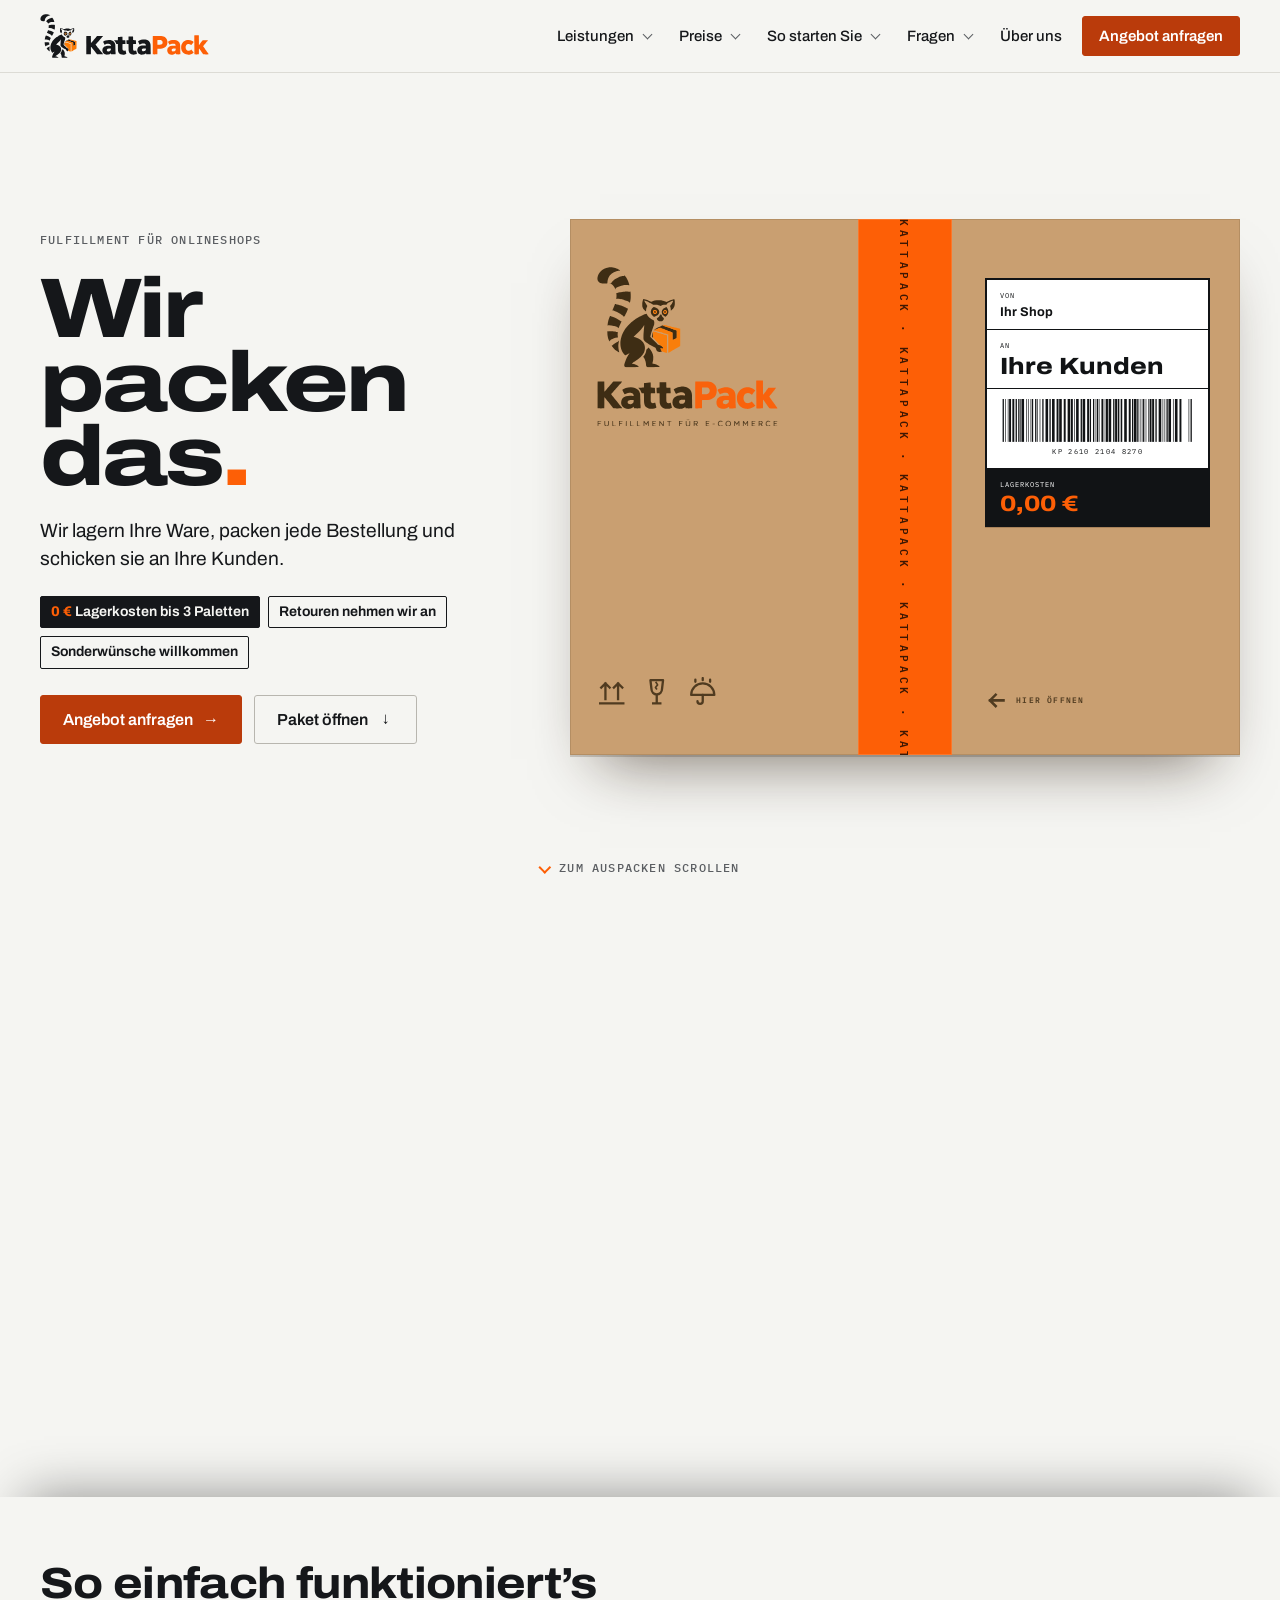
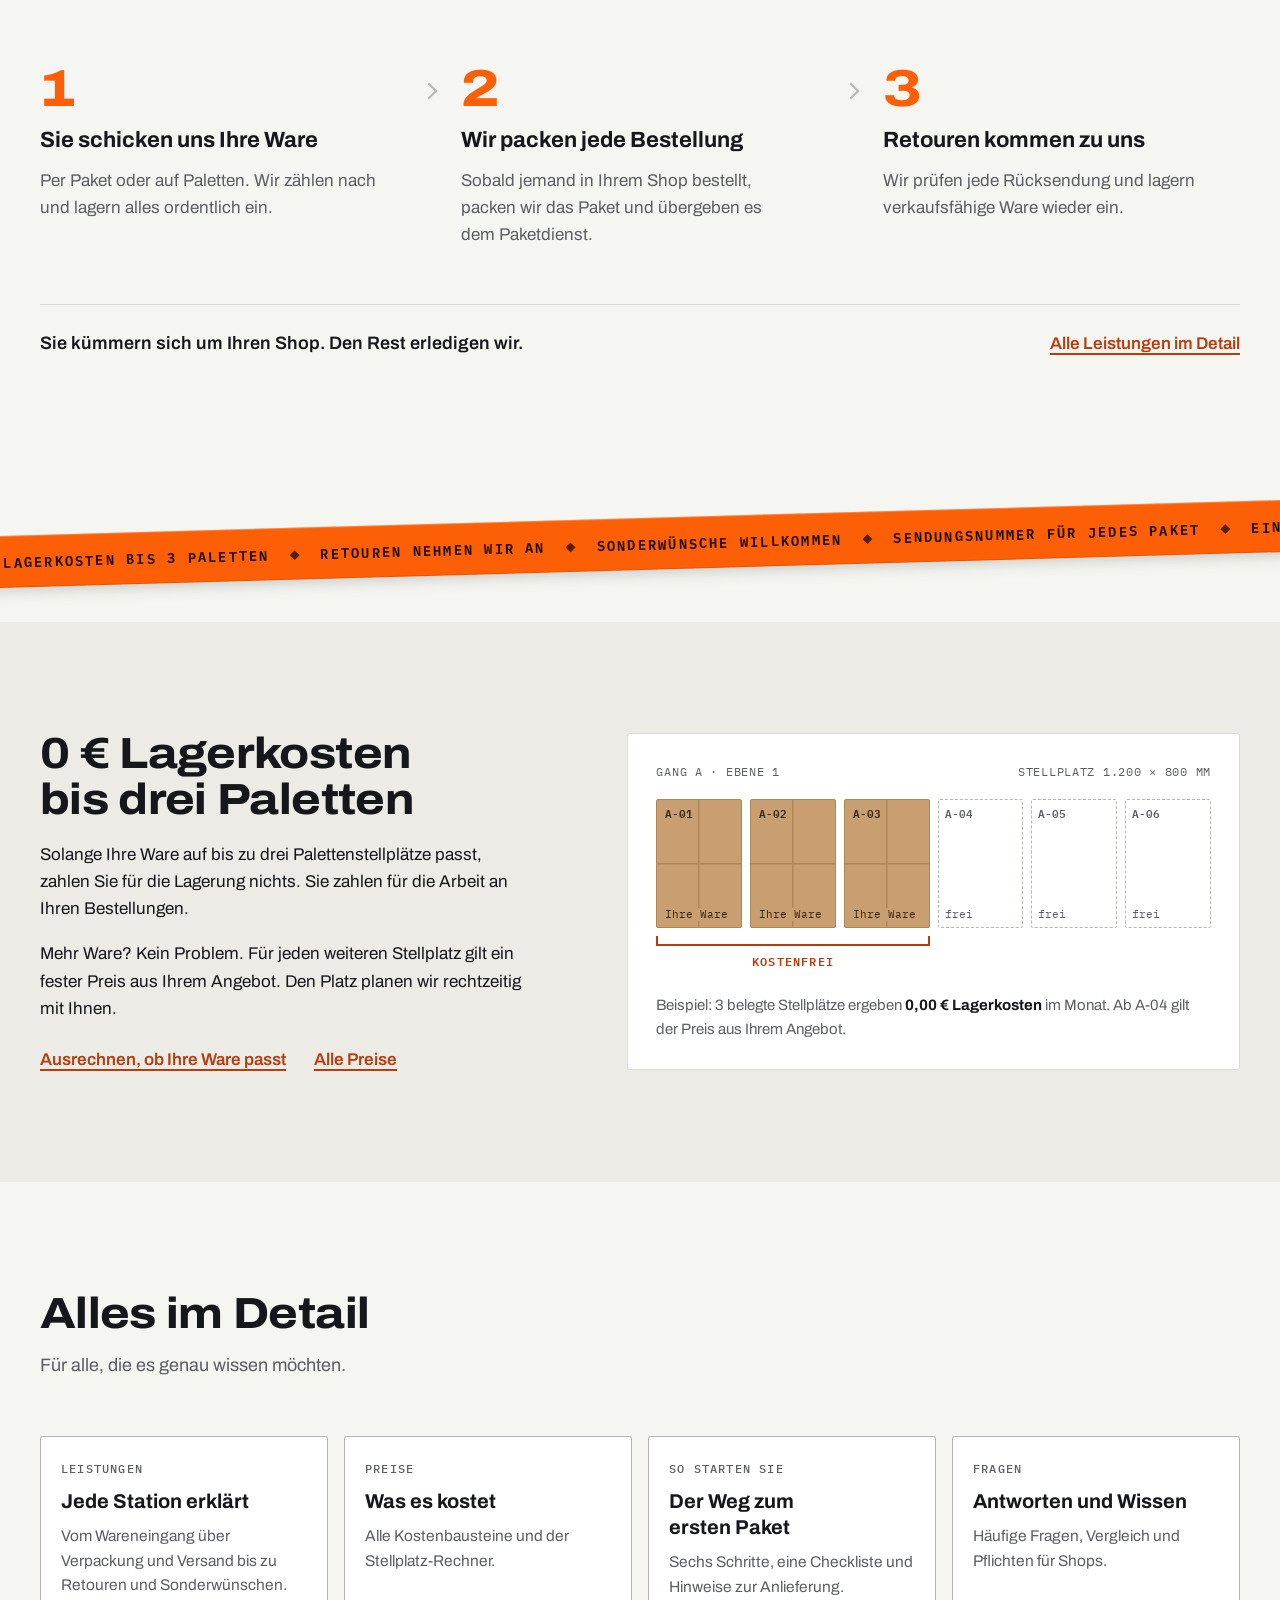
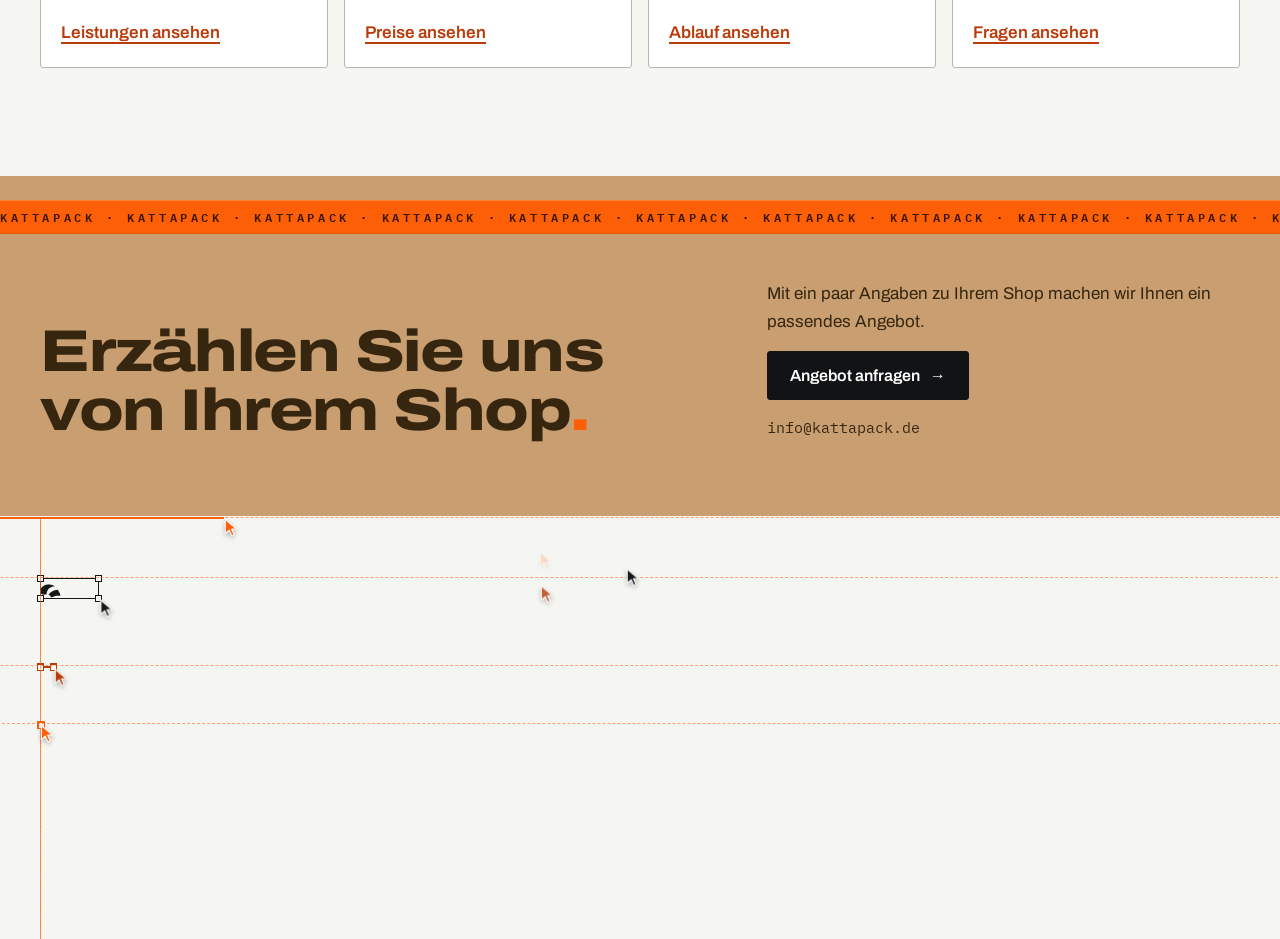
<file: index.html>
<!doctype html>
<html lang="de">
<head>
<meta charset="utf-8">
<meta name="viewport" content="width=device-width, initial-scale=1, viewport-fit=cover">
<title>KattaPack Fulfillment</title>
<meta name="description" content="KattaPack lagert, packt und versendet Ware für Onlineshops. Keine Lagerkosten bis 3 Palettenstellplätze, Retouren und Sonderwünsche.">
<meta property="og:type" content="website">
<meta property="og:locale" content="de_DE">
<meta property="og:site_name" content="KattaPack">
<meta property="og:title" content="KattaPack Fulfillment">
<meta property="og:description" content="KattaPack lagert, packt und versendet Ware für Onlineshops. Keine Lagerkosten bis 3 Palettenstellplätze, Retouren und Sonderwünsche.">
<meta name="theme-color" content="#F5F5F2" media="(prefers-color-scheme: light)">
<meta name="theme-color" content="#111213" media="(prefers-color-scheme: dark)">
<link rel="icon" href="favicon.ico" sizes="32x32">
<link rel="icon" href="favicon.svg" type="image/svg+xml">
<link rel="apple-touch-icon" href="apple-touch-icon.png">
<link rel="stylesheet" href="fonts/fonts.css">
<link rel="stylesheet" href="site.css?v=5508dc8877">
</head>
<body>
<div class="site page-index"><svg class="sprite" aria-hidden="true" focusable="false"><symbol id="kp-mark" viewBox="301.7 91.7 550.0 661.0"><path fill="currentColor" fill-rule="evenodd" d="M490.5,750.3C490.1,750.2 489.5,750.0 489.0,750.0C488.2,750.0 485.4,748.4 483.9,747.0C482.5,745.7 481.5,743.7 480.8,740.9C480.0,737.2 480.4,734.3 482.6,726.4C487.3,710.1 495.1,691.4 502.7,678.5C503.9,676.5 505.5,673.9 506.2,672.7C507.3,670.7 509.1,668.0 513.8,661.2C516.3,657.5 515.9,657.4 510.8,660.1C505.3,663.0 491.5,670.7 489.4,672.0C487.9,672.9 487.6,673.0 486.9,672.6C485.6,671.9 476.0,662.2 475.3,660.8C474.9,660.1 473.9,658.4 473.0,657.1C468.1,649.9 463.4,640.3 460.9,632.5C459.9,629.2 457.4,618.9 456.8,616.0C455.2,606.2 454.5,589.4 455.5,580.3C456.6,569.3 459.3,557.6 463.4,545.3C465.1,540.2 469.0,530.6 471.2,526.2C480.2,508.3 493.8,489.0 507.0,475.5C509.5,472.9 512.4,469.9 513.5,468.7C518.9,462.9 534.2,449.8 544.2,442.4C547.7,439.8 550.9,437.4 551.3,437.1C553.8,435.2 566.0,427.3 571.3,424.1C580.3,418.7 585.4,416.0 594.1,412.0C607.0,406.0 626.5,398.8 627.5,399.7C627.7,399.9 628.9,401.8 630.0,404.0C634.0,412.0 636.8,415.7 643.0,421.8C650.6,429.2 660.8,435.8 670.5,439.5C672.2,440.2 673.9,441.0 674.2,441.4C675.1,442.4 676.8,447.9 677.5,452.1C678.0,454.8 678.0,456.7 677.9,461.6C677.7,468.2 677.1,471.7 675.2,476.5C673.3,481.2 667.1,498.6 661.0,516.2C659.5,520.6 657.4,527.0 656.8,529.3C653.7,541.3 652.3,547.9 652.3,550.5C652.3,551.7 652.6,552.1 660.9,560.5C665.7,565.3 674.5,574.3 680.7,580.7C700.4,601.1 703.0,603.7 703.8,603.8C704.2,603.9 706.1,604.2 707.9,604.5C709.8,604.8 712.3,605.4 713.4,605.7C714.6,606.0 715.5,606.3 715.6,606.3C715.6,606.3 715.5,605.9 715.2,605.3C714.9,604.8 714.7,604.3 714.8,604.3C714.8,604.3 715.7,604.6 716.7,605.0C721.5,606.6 723.0,607.4 726.5,610.2C731.1,613.8 733.7,616.5 735.7,619.5C737.0,621.6 737.2,622.0 737.3,624.1C737.4,626.2 737.3,626.7 736.6,627.7C735.6,629.2 733.9,630.0 731.7,630.0C729.2,630.0 727.1,629.4 723.4,627.6C719.9,625.8 720.0,625.7 721.0,630.3C721.5,632.9 722.0,634.0 724.5,638.4C726.1,641.2 727.6,643.7 727.9,644.0C728.1,644.3 728.3,645.1 728.3,645.8C728.3,646.9 728.2,647.1 727.7,646.9C727.3,646.8 726.8,647.0 726.5,647.4C725.7,648.3 721.1,649.9 718.1,650.4C715.9,650.7 714.8,650.7 711.5,650.2C703.2,649.1 698.3,646.7 694.4,641.8C691.3,638.0 689.5,633.7 687.8,626.6C687.5,625.4 687.0,624.0 686.7,623.7C686.4,623.3 681.6,620.7 676.0,617.8C667.0,613.2 659.9,609.4 651.5,604.7C650.0,603.9 647.0,602.2 644.7,601.0C637.6,597.2 629.8,592.3 623.1,587.3C615.8,581.9 610.5,575.5 608.3,569.6C607.0,566.0 606.6,560.3 606.8,546.7C607.0,535.8 607.2,531.6 608.2,519.8C608.5,516.4 608.9,510.7 609.2,507.2C609.4,503.7 609.9,498.7 610.2,496.2C610.4,493.6 610.8,489.8 611.0,487.8C611.2,485.7 611.5,483.0 611.7,481.8C612.2,478.2 612.2,474.9 611.8,474.8C611.6,474.7 610.8,475.5 610.1,476.6C608.9,478.5 603.6,486.1 601.2,489.3C598.7,492.7 590.8,502.5 587.8,505.8C575.3,520.1 562.3,532.6 545.9,546.3C543.2,548.5 541.0,550.5 541.0,550.6C541.0,551.2 542.0,551.6 545.0,552.2C549.9,553.1 555.3,554.5 561.3,556.5C577.0,561.8 594.4,573.8 602.5,584.7C607.3,591.2 608.2,592.7 610.0,596.5C613.3,603.4 614.8,608.5 616.3,618.6C617.2,624.8 616.5,633.7 614.3,641.9C612.7,647.9 609.3,656.7 607.5,659.3C607.1,660.0 606.1,661.6 605.4,662.8C604.7,664.1 603.3,666.3 602.3,667.6C601.3,669.0 600.3,670.4 600.0,670.8C598.5,673.0 593.6,678.3 588.7,682.8C580.8,690.1 571.1,697.4 555.8,707.7C553.3,709.5 550.2,711.6 549.0,712.4C547.8,713.2 545.9,714.4 544.8,715.1C543.7,715.7 541.1,717.5 538.9,719.1C536.8,720.6 533.7,722.8 532.0,724.0C530.0,725.4 529.0,726.3 529.1,726.6C529.1,727.0 530.4,727.4 534.4,728.2C547.1,730.8 554.9,733.1 561.5,736.4C568.8,739.9 572.4,742.8 574.5,746.8C576.7,750.9 581.4,750.5 532.9,750.5C509.9,750.5 490.8,750.4 490.5,750.3ZM633.6,750.3C629.9,749.9 627.3,748.1 625.6,744.9C624.3,742.2 623.7,739.2 623.7,735.0C623.7,730.2 623.0,725.6 621.0,715.2C620.9,714.4 620.4,712.6 620.0,711.2C617.1,700.6 613.1,692.4 607.7,686.0C605.9,683.9 605.0,682.6 605.0,682.3C605.0,682.1 606.2,680.5 607.8,678.6C613.8,671.2 619.3,661.9 621.6,655.2C623.2,650.5 624.8,643.9 625.3,639.8C625.8,635.8 626.1,635.3 628.5,633.1C629.6,632.0 632.2,629.4 634.2,627.2C639.1,621.8 639.6,621.3 640.0,621.3C641.1,621.3 647.4,628.4 653.1,636.1C659.9,645.2 665.6,656.0 668.4,665.5C671.6,676.0 672.4,688.8 670.7,701.6C669.6,709.7 668.5,714.5 666.0,723.1C665.2,725.8 665.1,726.5 665.4,726.9C665.6,727.1 667.8,727.6 670.2,728.0C678.0,729.3 686.1,731.2 690.8,732.9C692.1,733.3 693.6,733.8 694.2,734.0C696.6,734.8 704.1,738.8 706.6,740.6C709.9,743.1 711.4,744.8 712.8,747.6C713.6,749.3 713.7,749.7 713.4,750.1C713.0,750.6 708.9,750.6 674.4,750.6C653.2,750.5 634.8,750.4 633.6,750.3ZM441.7,650.2C434.9,646.8 428.2,642.7 424.0,639.4C418.6,635.0 410.7,626.9 407.3,622.3C406.7,621.4 405.2,619.5 404.1,618.0C401.2,614.3 398.0,609.3 398.2,609.0C398.3,608.8 398.9,608.4 399.5,608.2C400.1,607.9 401.7,606.8 403.1,605.8C415.5,596.0 414.5,596.7 420.4,592.8C424.5,590.1 429.5,587.3 438.0,582.9C440.3,581.7 440.9,581.3 441.1,580.5C441.7,578.5 442.3,577.3 443.2,576.8C444.0,576.3 444.1,576.3 444.7,576.8C445.8,577.9 445.8,579.2 444.5,585.0C443.9,588.0 443.3,591.6 443.2,593.0C443.0,594.4 442.7,596.6 442.5,598.0C441.7,602.5 441.2,608.7 441.5,612.2C441.6,614.0 441.8,617.6 442.0,620.2C442.3,626.1 443.3,633.6 444.5,639.2C445.4,643.1 447.0,649.8 447.4,650.9C447.7,652.1 447.6,652.7 446.9,652.7C446.7,652.7 444.3,651.6 441.7,650.2ZM382.1,579.4C381.3,577.6 378.3,570.2 376.0,564.5C375.1,562.3 374.3,560.1 374.2,559.5C374.0,558.9 373.7,557.8 373.5,557.0C372.9,554.9 371.7,548.8 371.0,544.5C370.2,539.1 369.6,532.0 369.4,524.3L369.2,516.1L370.2,515.0L371.3,513.8L373.2,514.6C375.0,515.4 375.0,515.4 381.0,515.0C388.6,514.4 405.3,514.7 410.5,515.5C412.5,515.8 415.8,516.3 417.8,516.5C419.8,516.8 424.1,517.7 427.3,518.4C431.9,519.4 433.4,519.6 435.1,519.4C437.8,519.2 438.1,519.5 437.9,522.2C436.8,535.4 436.9,537.8 438.3,548.1C439.2,554.0 439.2,555.1 438.3,555.9C437.6,556.5 437.6,556.5 436.3,555.7C435.2,555.1 434.6,555.0 433.4,555.2C431.3,555.4 424.6,556.9 422.3,557.6C410.2,561.0 394.6,568.5 387.6,574.3C383.8,577.4 383.3,578.1 383.4,579.5C383.6,581.3 382.9,581.3 382.1,579.4ZM798.0,571.4C797.6,571.0 797.5,566.6 797.3,547.2C797.2,534.2 797.1,523.5 797.1,523.5C795.0,522.6 794.0,522.2 791.7,521.3C790.1,520.7 787.4,519.8 785.7,519.1C783.9,518.5 781.7,517.7 780.7,517.3C779.7,517.0 777.3,516.1 775.5,515.3C773.7,514.6 771.4,513.7 770.5,513.3C769.6,513.0 767.9,512.3 766.7,511.8C765.5,511.3 761.8,509.9 758.5,508.7C755.2,507.4 751.3,505.9 749.8,505.3C748.4,504.8 745.5,503.7 743.5,503.0C741.6,502.3 738.0,500.9 735.5,499.8C733.1,498.8 730.3,497.7 729.3,497.4C728.3,497.0 726.2,496.2 724.7,495.7C723.1,495.1 720.5,494.2 719.0,493.6L716.1,492.6L711.8,494.5C707.3,496.5 706.0,497.0 698.2,500.2C695.6,501.2 692.9,502.3 692.2,502.6C690.3,503.5 689.1,504.0 687.0,504.7C684.6,505.4 678.3,507.9 677.9,508.3C677.4,508.6 676.0,508.2 676.0,507.7C676.0,507.5 675.8,507.4 675.6,507.4C675.4,507.5 675.2,507.3 675.1,507.0C675.0,506.7 675.5,506.2 676.3,505.7C677.1,505.2 678.3,504.4 679.1,503.8C684.4,500.0 700.1,490.8 708.7,486.6C729.5,476.4 730.4,475.9 731.4,476.1C731.9,476.2 732.3,476.2 732.3,476.0C732.3,475.9 732.7,475.6 733.1,475.4C733.7,475.2 734.2,475.3 735.3,475.7C736.9,476.4 737.9,476.8 743.8,478.9C745.9,479.6 748.5,480.6 749.7,481.1C753.2,482.5 755.5,483.3 761.0,485.2C763.8,486.2 767.0,487.3 768.0,487.7C769.0,488.1 770.4,488.6 771.2,488.8C771.9,489.1 774.2,489.9 776.3,490.7C780.4,492.2 784.4,493.5 788.2,494.8C789.4,495.2 792.2,496.3 794.3,497.1C796.4,497.9 801.2,499.6 804.8,500.8C808.5,502.1 812.2,503.4 813.0,503.7C813.8,504.1 815.0,504.5 815.6,504.7C818.3,505.3 825.5,508.3 826.1,509.0C826.7,509.7 826.7,511.1 826.6,534.3C826.5,555.5 826.4,559.0 826.0,559.6C825.7,560.1 821.1,562.5 813.5,566.2C803.2,571.2 801.4,572.0 800.0,572.0C798.9,572.0 798.3,571.8 798.0,571.4ZM668.0,556.3C667.7,556.1 666.9,555.2 666.3,554.3C665.7,553.3 664.5,551.6 663.6,550.5C662.5,549.2 662.0,548.3 662.1,547.9C662.2,547.5 662.4,546.5 662.6,545.7C662.8,544.8 663.4,542.1 664.0,539.7C666.7,527.8 667.2,526.0 667.8,524.4C668.1,523.8 668.2,523.1 668.1,522.8C668.0,522.4 668.2,522.3 669.1,522.3L670.2,522.3L670.4,532.6C670.8,550.3 670.8,556.7 670.2,556.7C669.9,556.7 669.6,556.5 669.5,556.3C669.3,556.1 669.1,556.1 668.9,556.3C668.6,556.5 668.3,556.5 668.0,556.3ZM441.7,493.6C441.5,493.4 441.3,492.8 441.3,492.3C441.3,490.7 441.0,490.4 438.2,488.9C434.0,486.6 419.8,481.0 415.5,480.0C415.0,479.9 413.1,479.4 411.3,478.9C401.2,476.3 390.3,474.9 380.3,474.8C375.0,474.8 374.7,474.9 373.8,475.6C372.1,476.9 371.4,477.2 370.8,476.7C370.5,476.4 370.4,475.9 370.5,475.5C370.6,475.1 370.8,473.0 371.0,470.7C371.7,462.3 373.4,452.6 375.2,446.7C375.6,445.3 376.2,443.2 376.5,442.0C377.0,440.0 379.6,432.0 380.8,428.8C381.9,425.7 386.7,414.8 387.2,414.3C388.2,413.2 389.0,413.2 389.9,414.1C390.9,415.0 392.7,415.7 402.8,419.0C420.8,424.9 439.2,434.4 456.6,446.9C458.9,448.5 459.1,448.6 460.6,448.4C463.3,448.1 463.3,448.6 461.0,453.2C455.2,464.9 447.3,483.1 445.2,489.7C444.0,493.3 442.8,494.7 441.7,493.6ZM713.5,448.8C710.8,448.4 709.7,448.1 707.0,446.8C701.0,443.8 694.7,436.3 694.7,432.3C694.7,431.1 694.9,430.7 696.4,429.1C698.0,427.4 704.0,422.7 706.9,420.7C708.7,419.5 710.2,417.3 713.5,410.5C716.9,403.4 717.0,403.3 720.3,403.3C722.1,403.3 722.5,403.4 723.6,404.5C724.9,405.7 725.5,406.7 728.8,413.7C730.9,418.1 730.9,418.2 734.9,422.2C737.1,424.4 739.5,427.0 740.2,428.1C741.4,429.9 741.4,430.1 741.3,432.3C741.0,436.5 738.0,441.1 733.3,444.6C730.2,447.0 727.3,448.2 723.3,448.8C719.6,449.4 718.0,449.4 713.5,448.8ZM477.7,418.8C477.0,418.5 476.3,418.1 476.0,418.0C475.4,417.7 474.8,416.5 474.5,415.3C474.4,414.5 471.1,411.7 463.1,405.7C457.6,401.5 456.0,400.4 450.4,397.0C438.6,389.9 427.5,384.7 416.1,380.8C411.9,379.3 409.3,378.8 405.3,378.5C404.5,378.5 403.7,378.4 403.4,378.4C402.6,378.3 402.7,377.0 403.5,375.1C405.3,371.2 408.3,364.0 408.3,363.7C408.3,363.6 409.4,361.0 410.6,358.0C411.9,355.0 414.3,348.9 416.0,344.4C419.0,336.4 419.6,334.9 420.5,334.5C420.8,334.4 422.3,335.0 424.0,335.8C425.6,336.7 427.3,337.3 427.7,337.3C428.1,337.3 429.0,337.5 429.6,337.6C430.3,337.8 432.0,338.2 433.5,338.5C444.4,340.7 457.9,344.7 467.6,348.5C470.2,349.5 472.4,350.3 472.5,350.3C472.6,350.3 475.6,351.7 479.2,353.3C485.4,356.1 495.3,361.3 499.7,363.9C501.7,365.1 502.7,365.2 504.0,364.5C504.8,364.0 505.7,364.3 505.7,365.1C505.7,365.8 499.0,383.0 496.7,388.3C494.1,394.4 489.6,403.1 486.5,408.2C484.7,411.1 482.5,414.7 481.6,416.2C480.3,418.4 479.4,419.5 478.9,419.3C478.9,419.3 478.3,419.1 477.7,418.8ZM674.4,418.2C668.0,413.5 662.6,408.2 660.2,404.1C658.3,400.8 655.9,394.2 655.3,390.4C654.3,383.8 656.6,374.3 660.7,367.7C664.6,361.5 671.8,354.0 673.8,354.0C675.4,354.0 684.9,357.4 689.5,359.7C697.2,363.3 700.8,366.0 704.5,370.5C707.2,373.8 709.1,377.6 710.0,381.5C710.6,384.1 710.7,385.2 710.6,389.2C710.4,394.0 709.9,395.9 708.0,399.6C707.0,401.5 704.1,404.6 701.2,406.8C698.3,408.9 677.8,419.3 676.5,419.3C676.1,419.3 675.2,418.8 674.4,418.2ZM747.8,416.7C738.6,410.3 732.0,404.7 730.3,402.0C728.0,398.1 726.8,392.5 727.1,386.4C727.3,381.9 727.9,379.6 729.7,375.7C733.6,367.3 741.2,361.2 754.3,355.8C755.8,355.2 757.2,354.7 757.5,354.7C758.3,354.7 759.5,356.0 761.8,359.4C766.3,366.0 769.3,373.2 770.3,379.3C770.8,382.4 770.8,388.9 770.3,391.5C769.3,396.9 766.8,402.9 763.4,407.9C760.8,411.9 753.2,419.0 751.7,419.0C751.4,419.0 749.6,418.0 747.8,416.7ZM684.9,398.9C690.4,397.7 695.1,391.7 694.5,386.5C694.1,383.0 690.9,378.4 687.7,376.8C684.2,375.1 681.4,374.9 678.4,376.3C674.6,378.1 671.9,381.1 670.8,385.0C670.4,386.5 670.3,387.2 670.6,388.8C671.3,392.3 673.9,395.9 677.3,397.9C677.8,398.1 681.8,399.3 682.5,399.3C682.7,399.3 683.8,399.1 684.9,398.9ZM750.7,399.0C751.2,398.9 751.9,398.6 752.4,398.5C752.9,398.4 754.4,397.3 755.8,395.9C758.7,392.9 759.8,390.5 759.8,387.0C759.8,385.2 759.6,384.5 758.7,382.7C757.4,380.4 755.2,378.0 753.6,377.1C751.4,376.0 749.4,375.6 748.1,376.0C744.1,377.3 741.2,379.9 739.2,384.1C737.0,388.4 737.6,391.2 741.2,395.3C744.1,398.5 748.1,400.1 750.7,399.0ZM745.9,395.0C743.1,394.1 741.7,391.8 741.7,387.7C741.7,384.4 742.1,383.0 743.5,381.7C744.7,380.5 746.3,380.0 748.8,380.0C752.2,380.0 754.3,381.3 755.5,384.1C756.1,385.5 756.2,388.9 755.6,390.8C754.7,394.1 749.9,396.2 745.9,395.0ZM678.3,394.3C677.2,393.7 676.6,393.1 675.9,391.7C675.0,390.0 675.0,389.6 675.1,386.8C675.2,384.1 675.3,383.6 676.1,382.4C677.4,380.4 679.1,379.7 682.4,379.7C684.5,379.7 685.2,379.8 686.7,380.6C689.3,381.9 689.7,382.7 689.9,386.6C690.1,390.7 689.5,392.4 687.3,393.9C686.1,394.7 685.5,394.8 682.9,394.9C680.2,395.0 679.6,395.0 678.3,394.3ZM621.5,382.1C616.1,379.1 609.6,373.2 606.6,368.6C604.9,366.1 602.3,360.4 601.1,356.8C599.2,351.1 598.8,348.1 598.9,338.3C598.9,333.0 599.0,328.6 599.3,327.3C599.5,326.1 599.9,323.8 600.2,322.2C601.1,316.5 604.9,303.8 606.0,302.6C606.5,302.1 607.0,302.0 608.2,302.2C613.0,302.8 625.9,306.5 631.5,308.9C636.9,311.2 645.6,315.4 649.8,317.6C652.4,319.0 654.9,320.3 655.3,320.6C656.6,321.2 657.0,321.1 660.0,319.7C661.6,319.0 663.5,318.2 664.3,317.9C665.2,317.6 667.7,316.7 670.1,315.9C676.6,313.6 683.4,311.9 693.0,310.4C698.3,309.6 717.2,309.6 722.0,310.4C723.7,310.7 726.4,311.1 727.8,311.4C736.5,312.6 744.9,315.3 755.2,319.9L759.3,321.7L765.4,318.5C777.7,312.2 789.7,307.5 800.8,304.7C809.8,302.5 809.6,302.5 810.6,305.9C812.6,312.5 813.1,317.4 813.1,328.0C813.1,336.0 813.0,337.7 812.4,341.3C811.1,348.6 808.1,356.5 804.5,362.0C801.2,367.2 793.3,375.1 788.6,378.1C786.8,379.2 786.7,378.8 786.7,373.7C786.7,366.5 785.7,360.9 783.4,353.8C782.6,351.6 782.0,349.5 782.0,349.1C782.0,348.8 782.6,347.6 783.4,346.6C784.2,345.6 785.7,343.6 786.9,342.1C790.5,337.4 794.3,331.0 798.4,322.8C802.5,314.7 802.7,313.8 801.1,313.9C796.5,314.2 770.1,325.9 766.7,329.1C766.1,329.7 763.7,332.4 761.5,335.2L757.4,340.1L749.9,340.0C743.9,340.0 741.8,340.1 739.4,340.5C734.6,341.4 728.7,343.6 723.0,346.5C721.0,347.5 719.0,348.3 718.5,348.3C718.1,348.3 716.8,347.9 715.7,347.3C711.6,345.3 702.0,341.8 696.8,340.5C692.0,339.3 682.8,339.1 673.0,339.9L670.5,340.1L668.3,338.6C665.3,336.7 661.1,334.3 654.8,330.9C651.9,329.4 647.9,327.1 645.8,326.0C634.6,319.7 613.9,311.5 613.0,313.0C612.7,313.4 615.7,320.4 619.1,327.2C621.3,331.7 626.8,340.6 630.1,345.1C631.1,346.6 632.0,348.0 632.0,348.2C632.0,348.4 631.1,350.4 630.0,352.7C625.8,361.6 624.4,367.3 624.1,376.6C624.0,380.2 623.8,382.4 623.5,382.6C623.3,382.9 622.6,382.6 621.5,382.1ZM515.4,327.9C514.9,327.4 514.9,325.7 515.3,324.5C515.6,323.9 515.6,323.4 515.3,323.0C514.9,322.2 505.1,317.3 499.8,315.2C489.9,311.3 484.8,309.6 479.2,308.0C477.9,307.6 476.4,307.2 475.8,307.0C471.3,305.6 460.8,303.5 453.5,302.5C441.5,300.9 434.1,300.5 431.8,301.5C430.2,302.2 429.2,302.1 428.5,301.3C427.9,300.7 427.9,300.5 428.4,296.6C428.7,294.3 429.2,289.6 429.4,286.0C429.7,280.3 429.7,278.7 429.2,273.2C428.3,263.8 428.3,263.7 429.6,262.8C430.3,262.3 431.3,262.0 432.1,262.0C432.8,262.0 435.8,261.3 438.8,260.5C441.7,259.7 445.2,258.8 446.5,258.6C447.8,258.3 450.2,257.7 451.8,257.4C459.2,255.7 472.5,254.2 483.0,253.7C490.8,253.4 502.0,253.7 510.7,254.5L516.5,255.1L518.2,254.2C520.2,253.2 520.8,253.1 521.3,253.8C521.6,254.1 522.0,257.4 522.4,261.9C523.4,272.2 523.4,294.0 522.6,301.3C521.5,310.1 521.4,310.9 519.3,319.7C517.8,325.8 517.4,326.9 516.4,327.7C515.9,328.2 515.7,328.2 515.4,327.9ZM422.4,238.2C417.9,226.9 414.0,220.1 408.3,214.2C403.6,209.3 396.3,204.1 392.0,202.6C385.8,200.4 385.3,200.2 385.3,199.5C385.3,198.8 386.4,198.9 389.2,199.9C390.6,200.3 392.0,200.6 392.3,200.5C392.7,200.4 393.9,199.0 395.0,197.4C402.6,186.9 412.0,177.5 421.2,171.3C428.0,166.6 434.2,163.3 443.8,159.2C450.7,156.2 461.5,153.0 469.0,151.7C478.1,150.1 478.4,150.0 480.6,148.7C481.7,147.9 482.9,147.3 483.3,147.3C484.0,147.3 486.1,150.2 492.5,159.7C495.8,164.5 502.7,177.4 504.6,182.0C507.7,189.6 509.0,193.2 510.1,196.7C511.8,202.3 512.9,206.5 513.4,209.1C513.8,211.4 513.8,211.4 513.0,212.0C512.0,212.9 510.8,212.8 509.2,211.8L507.9,210.8L496.7,210.8C485.6,210.9 480.6,211.2 474.8,212.2C473.4,212.5 471.0,212.9 469.5,213.1C458.7,215.0 444.4,220.0 434.4,225.5C430.7,227.5 425.4,230.9 424.7,231.8C424.5,232.1 424.2,233.4 424.2,234.9C424.1,237.4 423.7,239.0 423.0,239.0C422.8,239.0 422.5,238.7 422.4,238.2ZM342.2,200.1C334.9,199.6 324.0,196.5 317.0,193.0C313.2,191.1 307.9,184.5 305.7,179.0C301.5,168.5 304.0,152.9 312.3,137.7C319.9,123.6 333.8,110.4 349.0,102.9C358.0,98.4 366.0,95.9 376.3,94.4C382.3,93.5 400.2,93.7 406.4,94.6C416.4,96.1 427.6,99.6 435.3,103.5C443.3,107.6 445.6,108.9 448.7,111.2C452.7,114.2 453.2,114.7 452.7,115.6C451.9,117.1 449.9,117.4 448.1,116.3C447.0,115.6 446.8,115.6 443.7,115.9C438.7,116.5 436.2,117.0 429.4,119.0C418.4,122.1 405.5,128.4 398.7,133.9C394.8,137.1 389.0,143.1 386.3,146.6C380.0,155.1 376.1,163.1 372.8,174.5C371.6,178.8 370.2,187.7 369.8,193.6C369.7,195.8 369.4,197.9 369.2,198.2C368.8,198.8 365.5,199.4 359.7,200.0C356.7,200.3 346.1,200.4 342.2,200.1Z"/><path fill="#FD7C05" fill-rule="evenodd" d="M759.0,656.8C758.5,656.6 757.0,656.2 755.6,656.0C754.3,655.7 752.7,655.3 752.2,655.0C751.1,654.4 746.4,652.8 739.7,650.8C737.4,650.2 734.8,649.3 734.0,649.0C733.2,648.7 731.3,648.0 729.9,647.6C728.1,647.0 727.2,646.5 726.9,646.1C726.7,645.7 725.1,642.9 723.4,640.0C720.6,635.2 720.2,634.3 719.6,631.6C719.3,629.9 719.0,627.6 719.0,626.5C719.0,623.6 719.3,623.5 724.2,626.0C726.4,627.0 729.0,628.1 730.0,628.3C731.7,628.7 732.1,628.7 733.2,628.1C735.0,627.3 736.1,625.5 735.9,624.0C735.6,622.5 733.2,618.9 730.8,616.5C727.7,613.3 721.8,608.7 719.7,608.0C717.3,607.1 715.3,606.0 715.3,605.7C715.3,605.5 714.6,604.5 713.8,603.5C712.9,602.5 711.5,600.9 710.7,600.0C709.9,599.0 707.5,596.3 705.3,594.0C703.2,591.7 699.2,587.4 696.6,584.3C693.9,581.3 689.0,576.1 685.8,572.7C682.6,569.3 678.8,565.1 677.3,563.5C675.8,561.9 674.1,560.2 673.5,559.9C672.9,559.6 672.1,558.8 671.7,558.2C671.3,557.5 670.6,556.8 670.2,556.7L669.3,556.3L669.3,551.8C669.2,532.8 669.0,523.9 668.5,523.4C667.8,522.8 667.9,522.2 668.7,519.9C669.0,518.9 669.3,517.8 669.3,517.5C669.3,517.2 669.6,516.7 670.0,516.3C670.6,515.7 670.9,515.7 672.3,515.9C673.1,516.0 674.7,516.4 675.7,516.7C676.7,517.1 678.9,517.7 680.5,518.2C682.1,518.6 684.6,519.3 686.0,519.7C687.4,520.1 690.0,520.7 691.8,521.2C693.7,521.7 695.5,522.2 696.0,522.3C697.0,522.7 701.4,524.0 705.5,525.1C707.1,525.6 709.4,526.3 710.5,526.7C711.6,527.1 713.6,527.6 715.0,527.9C716.4,528.2 718.2,528.6 719.0,528.9C719.8,529.2 722.5,530.0 725.0,530.7C727.5,531.4 730.8,532.4 732.3,532.9C733.9,533.3 735.5,533.9 736.0,534.0C736.5,534.1 738.3,534.7 740.2,535.2C742.0,535.6 744.9,536.5 746.6,537.0C748.3,537.6 750.0,538.0 750.4,538.0C750.7,538.0 751.4,538.2 751.9,538.4C752.4,538.7 754.0,539.2 755.5,539.5C758.9,540.2 760.8,540.9 761.3,541.5C761.9,542.2 761.9,656.2 761.3,656.9C760.8,657.5 760.1,657.4 759.0,656.8ZM770.6,655.4C770.4,655.3 770.3,628.9 770.3,596.7C770.3,564.5 770.2,537.7 770.0,537.2C769.9,536.6 769.4,536.0 768.8,535.6C767.8,535.0 761.8,533.1 758.2,532.2C756.3,531.7 751.4,530.3 748.5,529.3C747.4,528.9 745.5,528.4 744.3,528.2C743.1,528.0 740.5,527.2 738.5,526.6C736.5,526.0 733.4,525.0 731.7,524.5C724.0,522.3 721.4,521.5 719.7,520.9C718.8,520.5 717.1,520.0 716.1,519.8C713.6,519.2 707.4,517.5 706.3,517.1C705.9,516.9 704.9,516.6 704.2,516.4C703.4,516.2 701.6,515.7 700.0,515.2C698.4,514.8 696.3,514.2 695.2,514.0C694.1,513.8 692.7,513.4 692.1,513.1C691.4,512.8 689.6,512.3 688.2,512.0C684.4,511.1 676.9,508.6 676.2,507.9C676.0,507.8 676.0,507.5 676.3,507.2C676.8,506.7 682.4,504.4 685.7,503.3C687.8,502.6 689.0,502.2 690.8,501.3C691.6,501.0 694.3,499.8 696.8,498.8C704.6,495.7 706.0,495.1 710.3,493.2C712.6,492.2 715.0,491.3 715.5,491.2C716.5,491.0 718.7,491.6 726.0,494.3C727.6,494.9 729.7,495.7 730.7,496.0C731.7,496.4 734.5,497.5 736.9,498.5C739.3,499.5 742.9,500.9 744.9,501.6C746.9,502.4 749.7,503.4 751.2,504.0C752.6,504.6 756.5,506.1 759.8,507.3C763.1,508.6 766.8,510.0 768.0,510.5C769.2,511.0 770.9,511.7 771.8,512.0C772.8,512.3 775.0,513.2 776.8,514.0C778.7,514.7 781.0,515.6 782.0,516.0C783.0,516.3 785.3,517.1 787.0,517.8C788.7,518.4 791.6,519.5 793.4,520.1C797.0,521.4 798.0,521.9 798.4,522.5C798.5,522.7 798.7,533.1 798.7,545.7C798.7,558.2 798.8,568.9 799.0,569.3C799.1,569.7 799.4,570.2 799.7,570.4C800.3,570.8 823.9,559.4 824.7,558.3C825.1,557.6 825.2,554.3 825.3,534.3C825.4,512.3 825.3,511.1 824.8,510.4C824.2,509.7 817.0,506.7 814.3,506.0C813.6,505.8 812.4,505.4 811.6,505.1C810.8,504.7 807.2,503.4 803.5,502.2C799.8,500.9 795.1,499.2 793.0,498.4C790.9,497.6 788.1,496.6 786.8,496.1C783.1,494.9 779.1,493.5 775.0,492.0C772.9,491.2 770.6,490.4 769.8,490.2C769.1,489.9 767.7,489.4 766.7,489.0C765.7,488.6 762.5,487.5 759.7,486.5C754.2,484.6 751.9,483.8 748.3,482.4C747.1,482.0 744.5,481.0 742.5,480.3C736.6,478.1 735.6,477.8 733.9,477.0C733.0,476.7 732.3,476.2 732.3,476.1C732.3,475.7 734.5,474.7 738.2,473.5C740.8,472.6 741.0,472.5 742.9,473.0C744.0,473.2 746.2,473.7 747.8,474.0C749.5,474.4 751.6,474.9 752.5,475.2C753.4,475.4 757.0,476.3 760.5,477.2C764.0,478.0 767.4,478.9 768.0,479.2C768.6,479.4 770.4,479.8 771.8,480.0C774.4,480.3 782.3,482.2 784.5,483.0C785.5,483.3 796.6,485.8 798.5,486.1C799.1,486.2 799.9,486.4 800.5,486.6C801.1,486.8 802.7,487.2 804.2,487.5C805.6,487.8 808.4,488.5 810.3,489.0C812.3,489.5 814.6,490.0 815.5,490.2C816.4,490.3 817.9,490.6 818.8,490.8C819.8,491.1 821.9,491.6 823.7,492.0C825.4,492.3 827.3,492.8 827.8,493.0C828.4,493.2 830.3,493.7 832.1,494.0C833.9,494.4 835.7,494.8 836.0,495.0C836.4,495.2 838.1,495.6 839.9,495.8C843.5,496.4 848.4,497.8 849.0,498.5C849.3,498.8 849.4,515.3 849.3,554.6C849.3,607.8 849.3,610.2 848.7,611.0C848.4,611.5 846.9,612.5 845.3,613.4C842.7,614.8 838.8,617.0 833.1,620.3C831.8,621.0 830.6,621.7 830.4,621.7C830.3,621.7 829.6,622.1 829.0,622.5C828.3,623.0 827.1,623.7 826.2,624.2C825.2,624.6 823.5,625.6 822.3,626.4C821.1,627.1 818.1,628.9 815.5,630.3C812.9,631.7 809.9,633.4 808.8,634.1C804.1,636.8 802.0,638.0 801.7,638.0C801.5,638.0 800.8,638.4 800.2,639.0C799.6,639.6 798.8,640.0 798.5,640.0C798.1,640.0 797.4,640.3 797.0,640.6C796.5,640.9 795.5,641.6 794.8,642.1C794.0,642.6 790.5,644.6 787.0,646.6C777.5,651.9 776.2,652.7 775.7,653.2C775.2,653.5 771.2,655.7 770.9,655.7C770.8,655.7 770.7,655.6 770.6,655.4ZM746.1,400.5C742.6,399.6 739.3,396.8 737.4,393.2C736.7,391.7 736.5,391.1 736.5,388.5C736.5,385.6 736.6,385.3 737.8,382.8C743.0,372.2 754.6,371.4 760.0,381.4C761.1,383.4 761.2,383.6 761.2,387.0C761.2,392.0 760.4,393.9 757.1,397.2C755.7,398.6 754.3,399.7 753.8,399.8C753.2,400.0 752.5,400.2 752.1,400.4C750.7,400.9 747.9,401.0 746.1,400.5ZM678.7,400.0C676.2,399.4 676.1,399.4 673.9,397.7C672.1,396.3 669.9,392.9 669.4,390.7C668.5,387.0 669.2,383.1 671.1,380.0C672.6,377.8 674.4,376.3 677.1,375.0C678.9,374.1 679.5,374.0 682.0,374.0C687.8,374.0 691.8,376.3 694.6,381.3C695.6,383.1 695.7,383.7 695.9,386.6C696.1,390.5 695.5,392.7 693.3,395.5C689.9,399.9 684.6,401.6 678.7,400.0ZM750.9,393.3C752.9,392.6 754.7,389.8 754.7,387.4C754.7,385.2 752.4,382.2 750.3,381.7C745.3,380.3 741.5,385.4 743.6,390.4C744.9,393.3 747.8,394.5 750.9,393.3ZM686.0,392.5C688.0,391.2 688.8,389.2 688.5,386.5C688.4,385.4 688.1,384.1 687.7,383.7C686.9,382.5 683.8,381.0 682.4,381.0C679.2,381.0 676.7,383.5 676.4,386.8C676.2,389.3 677.6,391.8 679.7,392.9C681.7,394.0 684.0,393.8 686.0,392.5Z"/></symbol><symbol id="kp-word" viewBox="165.7 772.7 858.3 139.3"><path fill="currentColor" fill-rule="evenodd" d="M309.3,909.8C308.9,909.7 307.4,909.5 306.2,909.3C295.1,907.6 286.5,901.6 282.4,892.8C279.6,886.6 279.0,877.6 281.0,870.7C282.4,865.9 285.4,860.9 288.9,857.6C296.4,850.5 311.5,846.5 326.3,847.6C329.2,847.9 333.0,848.3 334.8,848.5C338.8,849.1 339.3,848.9 339.3,846.4C339.3,842.6 337.3,838.3 334.6,836.3C332.1,834.5 326.4,833.0 322.0,833.0C319.8,833.0 313.8,833.8 311.8,834.4C307.3,835.7 303.9,837.0 299.9,839.0C298.5,839.8 297.0,840.3 296.6,840.3C295.8,840.2 294.2,837.3 288.3,826.0C285.5,820.6 285.3,820.1 285.7,819.4C286.6,817.8 294.9,813.5 301.7,811.2C315.0,806.5 333.7,806.1 345.5,810.3C359.3,815.2 366.3,822.9 369.5,836.6C370.5,841.0 370.7,845.1 371.0,866.0C371.2,883.4 371.3,887.7 371.8,890.2C372.5,893.9 372.6,906.6 371.9,907.3C371.4,907.8 341.3,907.8 340.7,907.3C340.5,907.0 340.3,905.7 340.3,903.6C340.3,899.7 340.0,899.3 338.1,901.1C334.2,904.8 328.0,907.7 321.2,909.2C319.1,909.6 310.8,910.1 309.3,909.8ZM553.5,909.8C547.2,909.0 543.3,907.8 538.9,905.6C535.6,904.0 533.1,902.1 530.6,899.4C521.1,889.1 520.9,870.0 530.2,858.3C534.8,852.3 544.5,847.6 555.1,846.0C563.6,844.7 567.9,844.7 579.4,846.1C583.3,846.5 583.7,846.3 583.7,844.1C583.7,837.5 579.8,833.1 572.5,831.5C569.3,830.8 561.2,830.9 557.5,831.8C552.4,833.0 545.5,835.9 542.0,838.2C541.3,838.7 540.6,838.9 540.3,838.8C539.7,838.6 529.3,818.0 529.3,817.1C529.3,816.1 532.1,814.3 538.2,811.3C545.9,807.6 552.9,805.6 563.0,804.5C568.6,803.9 573.8,804.0 580.5,804.8C589.5,806.0 598.5,809.9 604.1,815.0C609.5,820.0 612.9,825.8 614.8,833.9C616.4,840.3 616.6,844.3 616.7,867.2C616.7,878.7 616.8,889.1 617.0,890.3C617.5,893.6 617.4,906.8 616.9,907.3C616.4,907.8 586.3,907.8 585.7,907.3C585.5,907.0 585.3,905.7 585.3,903.8C585.3,901.4 585.2,900.6 584.9,900.5C584.6,900.4 582.7,901.4 580.7,902.8C575.5,906.4 571.6,908.1 565.5,909.3C563.5,909.7 555.4,910.1 553.5,909.8ZM415.5,909.2C409.1,908.2 402.1,904.9 398.1,901.0C394.2,897.3 391.2,891.4 389.8,885.1C388.6,879.0 388.3,874.3 388.4,855.4C388.4,841.5 388.3,836.8 388.0,836.5C387.7,836.1 386.6,836.0 382.6,836.0C379.3,836.0 377.6,835.9 377.5,835.6C377.3,835.4 376.7,833.6 376.0,831.6C373.4,824.2 369.2,817.5 364.1,812.7C362.3,810.9 361.3,809.8 361.5,809.5C361.6,809.1 363.5,809.0 374.4,809.0C386.4,809.0 387.3,809.0 387.8,808.4C388.3,807.9 388.3,806.6 388.3,798.1C388.3,786.7 388.1,787.5 392.2,787.0C395.3,786.7 399.8,786.1 403.3,785.7C404.7,785.5 406.9,785.3 408.2,785.2C409.4,785.1 412.0,784.7 413.9,784.5C415.7,784.2 417.9,784.0 418.7,784.1L420.2,784.2L420.3,796.1C420.5,807.4 420.5,808.1 421.1,808.5C421.7,808.9 423.5,809.0 430.5,809.0C441.1,809.0 440.3,808.6 440.3,814.3C440.3,816.4 440.5,819.4 440.6,820.8C441.2,826.1 441.5,834.9 441.0,835.5C440.6,835.9 439.2,836.0 431.0,836.0C422.5,836.0 421.4,836.1 421.0,836.6C420.6,837.0 420.5,840.2 420.4,853.6C420.2,874.0 420.5,876.4 423.2,879.6C426.0,883.0 432.3,883.6 438.6,881.1C440.1,880.5 440.9,880.3 441.3,880.5C441.8,880.9 442.3,882.2 443.7,888.0C444.2,890.3 445.3,894.6 446.0,897.6C447.1,901.8 447.3,903.3 447.1,903.8C446.5,905.0 442.3,906.9 437.3,908.2C431.8,909.6 421.3,910.1 415.5,909.2ZM488.8,909.0C478.9,907.2 471.2,902.0 467.2,894.4C465.5,891.0 464.6,888.7 463.7,884.5C463.0,881.7 462.9,880.1 462.7,861.5C462.5,850.5 462.5,840.6 462.6,839.6C462.7,837.9 462.7,837.5 462.0,836.8C461.2,836.0 461.1,836.0 455.6,836.0C451.6,836.0 450.0,835.9 449.7,835.6C449.1,834.8 448.0,821.1 448.0,813.9C448.0,810.8 448.1,809.9 448.5,809.5C449.0,809.1 450.0,809.0 455.2,809.0C460.3,809.0 461.4,808.9 461.8,808.5C462.3,808.0 462.3,806.7 462.4,799.7C462.4,795.2 462.4,789.8 462.4,787.8C462.3,784.7 462.3,784.0 462.8,783.6C463.3,783.1 464.8,783.0 478.5,783.0C489.7,783.0 493.6,783.1 493.9,783.4C494.2,783.7 494.3,786.9 494.3,795.7L494.3,807.6L495.1,808.3C495.9,809.0 496.1,809.0 504.5,809.0C510.8,809.0 513.3,809.1 513.6,809.4C513.8,809.6 514.0,810.8 514.0,812.5C514.0,814.0 514.3,819.6 514.7,825.1C515.2,832.9 515.3,835.1 515.0,835.5C514.7,835.9 513.0,836.0 505.0,836.0C496.2,836.0 495.4,836.0 494.9,836.6C494.4,837.2 494.3,838.9 494.3,854.0C494.3,875.5 494.6,877.4 498.0,880.4C500.5,882.7 505.3,883.3 510.2,881.8C514.5,880.6 514.7,880.5 515.0,880.9C515.2,881.1 515.7,882.6 516.2,884.2C516.6,885.8 517.5,889.1 518.2,891.5C520.5,899.9 521.3,903.4 521.0,904.1C520.1,905.7 512.0,908.3 504.8,909.3C501.0,909.9 492.7,909.7 488.8,909.0ZM168.1,907.2C167.8,907.0 167.7,887.4 167.8,843.9C167.8,784.0 167.9,781.0 168.4,780.4C169.0,779.9 170.2,779.8 184.1,779.7C196.7,779.6 199.3,779.7 199.6,780.1C199.9,780.4 200.0,787.0 200.1,804.2C200.2,825.2 200.2,827.8 200.7,827.9C201.2,828.0 204.4,824.6 212.0,815.5C214.3,812.8 216.9,809.7 217.8,808.7C218.8,807.7 221.3,804.8 223.4,802.3C225.5,799.9 230.6,794.0 234.7,789.3C238.7,784.7 242.4,780.6 242.7,780.3C243.4,779.9 246.4,779.8 263.7,779.7C281.5,779.6 283.9,779.7 284.3,780.1C284.6,780.5 284.1,781.3 280.6,785.2C278.3,787.7 275.2,791.3 273.5,793.1C271.9,795.0 268.8,798.5 266.5,801.0C264.3,803.5 260.4,807.8 258.0,810.6C255.5,813.3 249.3,820.3 244.2,826.0C239.0,831.7 234.2,837.2 233.4,838.1L232.0,839.7L232.6,840.7C232.9,841.2 234.4,843.1 235.8,844.9C237.3,846.6 241.3,851.6 244.7,855.8C248.1,860.1 252.3,865.3 254.1,867.5C257.0,871.1 261.1,876.3 265.8,882.2C268.2,885.1 271.5,889.4 276.1,895.2C278.2,897.9 280.4,900.7 280.9,901.3C283.8,904.7 285.1,906.7 284.9,907.2C284.7,907.6 282.4,907.7 264.2,907.7C245.2,907.7 243.7,907.6 243.1,907.1C242.4,906.5 229.3,890.0 225.0,884.3C223.8,882.8 221.4,879.8 219.6,877.7C217.9,875.6 215.0,871.9 213.1,869.6C207.1,862.0 201.2,855.2 200.7,855.2C200.2,855.2 200.2,857.6 200.1,881.0C200.0,899.4 199.9,906.9 199.6,907.2C199.1,907.9 168.6,907.9 168.1,907.2ZM325.0,887.3C331.1,886.5 336.1,883.1 338.4,878.1C339.4,876.0 339.7,868.8 338.9,867.9C338.5,867.6 337.1,867.4 332.4,867.2C322.5,866.9 317.2,868.0 313.5,871.4C311.1,873.5 310.5,875.1 310.7,878.6C311.0,883.4 313.4,886.1 318.3,887.2C320.6,887.7 321.8,887.7 325.0,887.3ZM573.7,885.0C574.8,884.6 576.4,883.8 577.4,883.1C582.2,879.8 583.7,876.9 583.7,870.3C583.7,867.2 583.6,866.7 583.1,866.5C582.8,866.4 579.4,866.2 575.5,866.1C569.2,865.9 568.2,866.0 565.7,866.6C560.3,867.9 557.6,869.7 556.1,872.8C555.3,874.7 555.1,877.6 555.7,879.8C556.2,881.7 558.6,884.1 561.1,885.1C563.0,885.9 563.5,886.0 567.5,885.9C571.1,885.8 572.2,885.7 573.7,885.0Z"/><path fill="#FD5F06" fill-rule="evenodd" d="M760.3,909.7C751.2,908.2 742.7,904.0 739.1,899.2C738.5,898.4 737.7,897.4 737.2,896.8C735.9,895.1 734.0,890.5 733.1,886.6C731.7,880.2 732.3,872.9 734.9,866.8C735.4,865.7 736.0,864.2 736.3,863.5C737.0,861.7 743.6,855.1 746.0,853.8C748.5,852.4 752.4,850.8 755.0,850.2C756.1,849.9 757.8,849.3 758.8,849.0C762.3,847.7 773.1,847.3 784.4,848.0C789.4,848.4 790.1,848.4 790.8,847.9C791.6,847.4 791.6,847.2 791.5,845.9C791.3,845.1 790.9,843.4 790.5,842.0C789.8,839.8 789.4,839.2 787.8,837.6C785.3,835.2 784.6,834.9 779.6,833.7C775.7,832.8 775.2,832.8 772.1,833.0C770.3,833.2 768.4,833.5 767.9,833.7C767.3,833.9 766.5,834.0 766.0,834.0C764.8,834.0 758.9,836.0 755.9,837.3C754.7,837.9 753.5,838.3 753.3,838.3C753.1,838.3 752.5,838.7 751.9,839.1C750.4,840.3 749.3,840.5 748.4,839.8C748.0,839.4 746.4,836.7 744.7,833.7C743.1,830.6 740.9,826.7 739.9,824.8C737.8,821.1 737.6,820.0 738.8,819.0C740.3,817.6 742.4,816.0 742.8,816.0C743.0,816.0 744.6,815.3 746.5,814.3C752.3,811.5 761.0,808.8 766.8,808.0C776.0,806.9 787.7,807.5 794.8,809.5C799.7,810.9 801.9,811.9 805.8,814.3C809.3,816.4 814.9,821.7 816.2,824.0C816.7,824.8 817.6,826.4 818.2,827.5C819.6,829.9 821.6,835.3 822.0,838.2C823.1,844.7 823.3,849.3 823.3,867.7C823.3,880.9 823.4,886.8 823.7,887.7C824.0,888.4 824.2,892.4 824.2,897.9C824.4,906.0 824.3,906.9 823.8,907.4C823.3,907.9 821.9,908.0 808.9,908.0C796.4,908.0 794.4,907.9 793.7,907.5C793.1,907.0 793.0,906.7 793.0,904.0C793.0,899.7 792.3,899.4 788.9,902.3C786.4,904.5 780.4,907.4 775.7,908.6C772.5,909.5 771.0,909.7 767.0,909.8C764.3,909.9 761.3,909.8 760.3,909.7ZM872.7,909.5C861.5,907.9 852.3,904.1 846.4,898.5C845.2,897.4 844.0,896.4 843.7,896.2C841.8,895.1 837.5,889.1 835.3,884.5C834.6,882.9 833.6,880.8 833.1,880.0C832.7,879.1 832.2,877.5 832.0,876.3C831.8,875.1 831.4,873.1 831.0,872.0C830.0,868.8 829.6,863.4 829.8,855.8C830.0,850.6 830.2,848.7 830.7,846.8C831.0,845.6 831.6,843.6 831.8,842.5C832.0,841.4 832.5,839.9 832.8,839.3C835.3,833.7 836.4,831.7 838.5,828.5C846.3,816.8 859.1,809.3 874.0,807.6C886.0,806.3 898.8,809.1 908.2,815.1C912.4,817.8 916.7,821.5 916.7,822.4C916.7,822.7 915.6,824.2 914.3,825.7C913.1,827.2 912.0,828.5 912.0,828.7C912.0,828.8 910.7,830.5 909.1,832.4C907.5,834.4 905.6,836.7 905.0,837.5C903.3,839.8 900.5,842.7 899.9,842.7C899.7,842.7 898.4,841.9 897.0,840.9C892.0,837.1 886.5,835.0 881.5,835.0C878.8,835.0 874.4,836.1 872.1,837.2C869.4,838.6 864.9,843.1 864.2,845.2C863.9,846.1 863.4,847.1 863.2,847.5C862.2,849.4 862.0,850.2 861.5,853.5C860.8,858.3 860.9,862.2 861.6,865.7C862.7,870.6 864.4,873.7 868.3,877.8C870.1,879.6 874.3,881.8 877.2,882.3C881.0,883.0 886.6,882.5 889.1,881.3C889.7,880.9 891.1,880.4 892.1,880.0C893.2,879.6 894.9,878.4 896.8,876.8C898.4,875.5 899.8,874.3 900.0,874.3C900.3,874.3 902.4,876.6 905.3,880.2C906.5,881.6 908.5,883.9 909.7,885.2C911.9,887.7 915.0,891.4 916.3,893.2C917.0,894.2 917.1,894.4 916.7,895.2C916.5,895.6 916.2,896.0 916.0,896.0C915.8,896.0 914.7,896.9 913.6,897.9C909.1,902.2 899.7,907.0 893.2,908.4C885.6,910.0 879.0,910.4 872.7,909.5ZM634.9,907.7C633.3,907.7 632.3,907.5 632.0,907.2C631.7,906.9 631.6,889.8 631.7,843.8C631.7,787.8 631.7,780.8 632.2,780.3C632.6,779.9 636.0,779.8 659.9,779.7C691.1,779.6 694.6,779.8 701.3,781.5C706.3,782.7 711.1,784.4 711.9,785.1C712.3,785.3 713.6,786.2 715.0,787.0C720.1,790.0 723.5,793.2 726.9,798.2C730.0,802.7 731.7,807.1 733.7,816.0C734.2,818.1 733.9,828.3 733.3,831.5C732.5,836.3 730.5,842.3 728.6,846.2C726.9,849.5 720.7,856.3 717.3,858.6C712.3,861.9 709.0,863.6 706.9,864.0C705.9,864.2 704.6,864.6 703.8,865.0C701.9,865.9 695.2,867.2 690.2,867.7C687.9,867.8 681.2,868.0 675.4,868.0C667.6,868.0 664.7,868.1 664.4,868.4C664.1,868.7 664.0,873.5 664.0,887.9C664.0,903.3 663.9,907.0 663.6,907.3C663.1,907.6 641.3,908.0 634.9,907.7ZM924.2,907.7C923.3,907.6 922.5,907.2 922.3,907.0C922.1,906.7 922.0,889.2 922.0,864.3C922.0,836.0 921.9,821.4 921.6,819.8C921.4,818.6 921.3,814.4 921.3,810.7C921.4,806.9 921.4,801.6 921.4,798.8C921.5,796.1 921.4,789.9 921.4,785.1C921.3,776.3 921.3,776.3 922.0,775.5L922.8,774.7L937.5,774.7C952.1,774.7 952.2,774.7 952.9,775.4C953.5,776.0 953.5,777.2 953.6,808.6C953.6,826.5 953.8,841.4 953.8,841.6C954.1,842.5 955.0,841.9 956.4,840.1C957.2,839.0 958.2,837.8 958.6,837.3C959.1,836.8 959.8,835.8 960.1,835.2C960.5,834.6 962.1,832.4 963.6,830.4C965.1,828.5 966.6,826.3 967.1,825.7C968.8,823.2 973.1,817.7 974.3,816.5C975.0,815.8 975.8,814.7 976.1,814.2C976.4,813.6 977.5,812.2 978.6,811.1L980.5,809.0L997.9,809.0C1015.1,809.0 1016.0,809.1 1016.0,810.1C1016.0,810.2 1014.8,811.8 1013.2,813.6C1011.7,815.5 1010.0,817.6 1009.3,818.5C1008.7,819.3 1006.8,821.7 1005.1,823.7C1003.4,825.7 1001.4,828.2 1000.6,829.3C999.8,830.3 997.6,833.1 995.7,835.4C993.7,837.7 990.5,841.6 988.5,844.0C982.5,851.2 982.6,850.7 986.3,855.8C989.1,859.6 989.7,860.4 992.1,863.9C992.9,865.0 994.7,867.6 996.1,869.6C997.5,871.5 999.0,873.7 999.4,874.3C999.8,874.9 1000.5,875.9 1001.0,876.5C1001.5,877.1 1002.4,878.5 1003.2,879.5C1005.1,882.3 1007.8,886.0 1008.7,887.1C1009.1,887.7 1009.8,888.6 1010.2,889.2C1010.9,890.4 1013.5,894.2 1017.5,899.8C1022.5,906.9 1022.6,907.0 1021.4,907.6C1021.0,907.8 1013.9,907.9 1002.7,907.8C985.8,907.7 984.4,907.6 983.7,907.0C982.8,906.4 981.9,905.2 979.5,901.5C978.6,900.2 977.6,898.8 977.3,898.3C977.0,897.9 976.4,897.1 976.1,896.5C975.8,895.9 974.5,894.1 973.2,892.3C971.9,890.6 969.8,887.6 968.5,885.7C966.0,881.7 962.5,876.9 961.5,875.7C961.2,875.3 960.6,874.5 960.2,873.8C959.8,873.2 958.9,871.9 958.3,870.9C957.6,870.0 956.6,868.6 956.1,867.8C955.5,867.1 954.9,866.5 954.5,866.5C953.8,866.5 953.8,866.9 953.7,886.6C953.5,904.6 953.4,906.7 953.0,907.2C952.5,907.7 950.9,907.7 939.1,907.8C931.8,907.9 925.1,907.8 924.2,907.7ZM780.3,886.7C784.0,885.5 785.4,884.6 787.9,882.0C789.8,880.1 790.1,879.6 790.9,877.1C791.5,874.9 791.7,873.8 791.6,871.3C791.5,867.1 792.0,867.3 781.7,867.4C773.9,867.6 773.4,867.6 770.8,868.5C765.9,870.0 763.0,873.5 763.0,877.8C763.0,882.2 765.4,885.3 770.0,886.9C773.2,888.0 776.6,887.9 780.3,886.7ZM689.7,839.1C695.9,837.0 698.9,833.8 700.1,827.9C701.5,821.2 700.0,815.7 695.8,812.0C693.8,810.3 693.1,809.9 689.8,808.8C687.3,808.0 687.1,808.0 676.1,808.0C666.5,808.0 665.0,808.1 664.5,808.5C664.1,809.0 664.0,810.9 664.0,824.1C664.0,837.9 664.0,839.2 664.6,839.8C665.1,840.4 665.5,840.4 676.3,840.2C686.8,839.9 687.6,839.9 689.7,839.1Z"/></symbol><symbol id="kp-tag" viewBox="166.7 943.0 852.0 37.3"><path fill="currentColor" fill-rule="evenodd" d="M208.2,978.0C205.6,977.3 203.2,975.5 202.1,973.5C200.9,971.2 200.7,969.3 200.7,961.0C200.7,951.8 200.6,951.9 202.9,952.1L204.2,952.2L204.4,954.2C204.5,955.3 204.6,959.2 204.6,962.8C204.7,966.5 204.8,970.0 205.0,970.7C205.7,973.1 208.7,975.0 211.7,975.0C213.1,975.0 215.3,974.0 216.2,973.0C217.8,971.3 218.0,969.8 218.0,961.0C218.0,955.1 218.1,952.7 218.4,952.4C218.9,951.9 221.1,951.9 221.6,952.4C221.9,952.7 222.0,955.1 222.0,961.0C222.0,968.8 221.9,969.3 221.2,971.5C219.6,975.9 217.0,977.9 212.2,978.2C210.7,978.2 208.9,978.2 208.2,978.0ZM591.9,978.0C590.0,977.5 588.9,976.9 587.6,975.4C585.0,972.5 584.7,970.9 584.7,960.7C584.7,953.5 584.7,952.7 585.3,952.2C585.9,951.7 587.1,951.8 587.9,952.4C588.2,952.7 588.3,954.6 588.3,960.0C588.3,970.4 588.6,971.7 591.6,973.8C592.8,974.7 593.4,974.8 595.1,974.8C598.0,974.8 599.9,973.8 601.1,971.4L602.0,969.5L602.0,961.2C602.0,955.1 602.1,952.7 602.4,952.4C603.0,951.8 604.8,951.9 605.3,952.5C605.6,952.8 605.7,955.4 605.6,962.2L605.5,971.5L604.6,973.2C603.3,975.7 601.4,977.1 598.5,977.9C596.6,978.4 593.8,978.4 591.9,978.0ZM745.7,978.0C742.2,977.3 738.4,974.0 736.9,970.4C736.3,968.8 736.2,967.9 736.2,964.8C736.2,961.5 736.3,961.0 737.1,959.1C738.1,956.9 740.9,953.9 743.0,952.9C745.9,951.3 749.4,951.0 752.5,951.8C754.5,952.3 755.4,952.8 757.1,954.1C758.6,955.2 758.6,956.1 757.3,957.1L756.4,957.7L753.9,956.4C751.7,955.2 751.2,955.0 749.2,955.0C742.4,955.0 738.4,961.4 740.7,968.7C741.5,971.5 743.4,973.4 746.2,974.4C749.3,975.5 751.6,975.0 755.7,972.4C756.6,971.9 756.7,971.9 757.5,972.6C758.6,973.7 758.6,974.4 757.3,975.5C754.4,977.9 750.1,978.8 745.7,978.0ZM781.9,978.0C777.3,976.9 773.9,973.5 772.4,968.6C771.9,967.0 771.9,963.1 772.5,961.3C774.2,955.7 778.6,951.8 783.8,951.4C795.5,950.5 802.6,963.8 795.4,973.3C792.4,977.3 787.0,979.2 781.9,978.0ZM970.7,977.8C967.1,976.8 964.2,974.3 962.6,970.8C962.0,969.4 961.9,968.6 961.9,964.8C961.8,960.5 961.8,960.5 963.0,958.4C964.1,956.3 966.6,953.7 968.5,952.8C972.9,950.5 979.4,951.1 982.8,954.3C983.9,955.3 983.9,955.7 982.9,956.6C982.1,957.4 980.9,957.6 980.5,957.0C979.9,956.1 976.6,955.0 974.4,955.0C968.5,955.0 964.6,960.3 965.6,966.8C966.3,970.8 968.1,973.0 971.7,974.4C972.6,974.7 973.9,975.0 974.5,975.0C975.9,975.0 978.5,974.0 980.3,972.8L981.7,971.9L982.6,972.6C983.8,973.5 983.9,974.2 982.8,975.3C980.5,977.7 974.7,978.9 970.7,977.8ZM169.2,977.5C168.7,977.0 168.7,975.4 168.7,964.9C168.7,955.9 168.8,952.7 169.1,952.4C169.4,952.1 171.7,952.0 177.4,952.0L185.3,952.0L185.6,953.1C185.9,953.9 185.9,954.2 185.5,954.7C185.0,955.3 184.3,955.3 179.0,955.3C174.9,955.3 173.0,955.5 172.7,955.7C172.1,956.3 172.2,962.1 172.8,962.7C173.1,962.9 175.0,963.1 178.3,963.1C181.0,963.2 183.4,963.3 183.6,963.5C184.1,963.8 184.1,965.4 183.6,965.9C183.3,966.2 181.7,966.3 178.3,966.3C172.0,966.3 172.3,966.0 172.3,972.3C172.3,977.3 172.1,978.0 170.5,978.0C170.1,978.0 169.5,977.8 169.2,977.5ZM238.9,977.5C238.4,977.0 238.3,975.4 238.3,964.9C238.3,955.9 238.4,952.7 238.7,952.4C239.3,951.9 241.1,951.9 241.6,952.4C241.9,952.7 242.0,955.5 242.0,963.0C242.0,971.9 242.1,973.4 242.5,973.8C243.0,974.2 244.0,974.3 248.6,974.3C253.6,974.3 254.3,974.4 254.8,974.9C255.5,975.7 255.5,976.3 254.8,977.3C254.3,978.0 254.2,978.0 246.8,978.0C240.5,978.0 239.3,977.9 238.9,977.5ZM270.4,977.4C269.9,976.9 269.8,975.9 269.8,965.0C269.8,955.4 269.9,953.0 270.3,952.6C270.7,952.1 271.7,952.0 278.3,952.0C286.4,952.0 286.7,952.1 286.7,953.7C286.7,955.2 286.3,955.3 280.1,955.3C275.3,955.3 274.3,955.4 274.0,955.9C273.7,956.2 273.5,957.5 273.4,959.1C273.3,963.2 273.2,963.1 279.3,963.2C284.6,963.3 285.3,963.5 285.3,964.8C285.3,966.2 284.8,966.3 279.6,966.3C273.1,966.3 273.3,966.1 273.3,972.3C273.3,976.7 273.3,977.0 272.6,977.5C271.6,978.2 271.1,978.1 270.4,977.4ZM302.5,977.1C301.9,976.4 301.9,975.2 302.1,964.6C302.3,956.8 302.5,952.7 302.7,952.4C303.0,952.1 303.6,952.0 304.3,952.1C305.5,952.2 305.5,952.2 305.7,953.8C305.8,954.8 306.0,960.3 306.0,966.2C306.0,977.0 306.0,977.0 305.3,977.5C304.2,978.3 303.1,978.1 302.5,977.1ZM323.2,977.4C322.7,976.8 322.7,975.7 322.7,964.8C322.7,955.9 322.8,952.7 323.1,952.4C323.6,951.9 325.4,951.9 325.9,952.4C326.2,952.7 326.3,955.5 326.3,963.2C326.3,970.8 326.4,973.6 326.7,973.9C327.0,974.2 328.8,974.3 332.5,974.3C337.3,974.3 338.0,974.4 338.4,974.9C338.8,975.3 339.0,975.9 339.0,976.2C339.0,977.7 338.3,977.8 330.9,977.9C324.2,978.1 323.8,978.0 323.2,977.4ZM354.9,977.4C354.4,976.8 354.3,975.7 354.3,964.8C354.3,955.9 354.4,952.7 354.7,952.4C355.3,951.9 357.1,951.9 357.6,952.4C357.9,952.7 358.0,955.6 358.0,963.2C358.0,971.1 358.1,973.7 358.4,973.9C358.6,974.1 361.3,974.4 364.3,974.5C369.9,974.8 370.7,975.0 370.7,976.3C370.7,977.6 369.9,977.8 362.5,977.9C355.9,978.1 355.5,978.0 354.9,977.4ZM386.4,977.5L385.7,977.0L385.7,964.9C385.7,955.9 385.8,952.7 386.1,952.4C386.5,951.9 388.6,951.9 389.3,952.3C389.7,952.6 391.7,955.6 395.5,961.7C397.2,964.5 397.8,964.9 398.5,964.3C398.8,964.1 400.5,961.6 402.2,958.7C404.0,955.8 405.8,953.2 406.2,952.8C407.0,951.9 408.9,951.7 409.6,952.4C410.2,953.0 410.2,977.0 409.6,977.6C409.0,978.2 407.5,978.1 406.9,977.4C406.4,976.9 406.3,975.6 406.3,968.7C406.2,962.8 406.1,960.5 405.8,960.4C405.6,960.4 404.7,961.4 403.8,962.8C399.2,970.2 398.4,971.1 397.6,970.8C397.0,970.6 395.1,967.8 390.8,960.7C390.4,960.1 390.2,960.0 389.8,960.4C389.4,960.7 389.3,962.2 389.3,968.9C389.3,975.8 389.3,977.0 388.8,977.5C388.1,978.1 387.4,978.1 386.4,977.5ZM427.4,977.6C427.1,977.3 427.0,974.0 427.0,965.0C427.0,956.0 427.1,952.7 427.4,952.4C428.0,951.8 443.0,951.8 443.6,952.4C443.8,952.6 444.0,953.2 444.0,953.7C444.0,955.3 443.5,955.4 437.5,955.2C430.5,954.9 430.7,954.8 430.7,959.0C430.7,963.1 430.5,963.0 436.6,963.0C441.8,963.0 442.3,963.1 442.3,964.5C442.3,966.1 441.7,966.3 436.5,966.3C430.5,966.3 430.7,966.2 430.7,970.5C430.7,972.9 430.8,973.7 431.2,974.1C431.6,974.6 432.7,974.7 437.5,974.7C443.5,974.7 444.0,974.8 444.0,976.2C444.0,977.9 443.5,978.0 435.4,978.0C429.9,978.0 427.7,977.9 427.4,977.6ZM460.5,977.5C460.1,977.0 460.0,975.4 460.0,964.9C460.0,955.9 460.1,952.7 460.4,952.4C460.8,952.0 462.6,951.9 463.2,952.3C463.6,952.5 466.1,955.8 468.1,958.6C468.5,959.2 469.5,960.6 470.3,961.7C471.2,962.7 472.9,965.1 474.3,966.8C477.7,971.3 477.7,971.4 477.7,961.0C477.7,955.1 477.8,952.7 478.1,952.4C478.5,951.9 480.5,951.9 480.8,952.3C481.1,952.7 481.1,976.1 480.9,976.9C480.6,977.8 479.3,978.2 478.4,977.7C477.8,977.4 473.3,971.7 469.2,966.2C464.2,959.5 464.6,959.9 464.1,960.4C463.7,960.8 463.6,962.3 463.6,968.9C463.7,976.9 463.6,977.0 462.9,977.5C462.0,978.1 461.2,978.1 460.5,977.5ZM505.2,977.4C504.7,976.9 504.7,975.6 504.7,966.4C504.7,956.8 504.6,956.1 504.1,955.6C503.6,955.1 502.7,955.0 500.1,955.0C496.2,955.0 495.6,954.7 496.4,953.1L496.8,952.2L506.5,952.1C516.6,952.0 517.0,952.0 517.0,953.5C517.0,954.8 516.4,955.0 512.8,955.0C510.0,955.0 509.4,955.1 508.9,955.6C508.4,956.1 508.3,957.4 508.3,966.6C508.3,976.2 508.3,976.9 507.7,977.4C506.9,978.2 505.9,978.1 505.2,977.4ZM553.2,977.4C552.7,976.8 552.6,975.7 552.8,964.7C552.9,954.8 553.0,952.5 553.4,952.3C554.1,951.8 569.1,951.9 569.6,952.4C570.1,952.9 570.1,954.2 569.6,954.6C569.3,954.8 566.7,955.0 563.5,955.1C559.3,955.1 557.6,955.3 557.2,955.6C556.8,956.0 556.7,956.7 556.7,959.2C556.7,961.2 556.8,962.4 557.1,962.6C557.3,962.8 559.7,963.0 562.4,963.1C567.6,963.3 568.3,963.5 568.3,964.8C568.3,966.2 567.8,966.3 562.6,966.3C558.6,966.3 557.6,966.4 557.2,966.9C556.8,967.3 556.7,968.2 556.7,971.9C556.7,975.5 556.6,976.7 556.1,977.3C555.5,978.2 554.0,978.2 553.2,977.4ZM622.9,977.4C622.4,976.8 622.3,975.5 622.3,964.8C622.3,955.9 622.4,952.7 622.7,952.4C623.0,952.1 624.9,952.0 629.0,952.0C634.3,952.0 635.2,952.1 636.8,952.7C642.6,954.9 643.4,962.3 638.3,966.7L636.5,968.3L638.3,971.0C641.3,975.6 642.0,977.1 641.6,977.6C641.2,978.1 638.7,977.8 637.9,977.1C637.6,976.8 636.2,974.8 634.8,972.6C633.4,970.5 632.0,968.6 631.7,968.5C631.4,968.4 630.3,968.2 629.2,968.1C626.2,967.8 626.0,968.1 626.0,973.1C626.0,975.8 625.9,977.3 625.6,977.6C625.0,978.2 623.5,978.1 622.9,977.4ZM679.7,977.5C679.1,976.8 678.8,953.1 679.4,952.5C679.7,952.1 681.4,952.0 687.7,952.0C695.7,952.0 695.7,952.0 696.0,952.8C696.4,954.0 695.9,954.8 694.5,955.1C693.7,955.2 691.0,955.3 688.3,955.3C685.0,955.3 683.3,955.5 683.1,955.7C682.8,956.0 682.7,957.2 682.7,959.0C682.7,963.0 682.6,963.0 688.8,963.1L693.8,963.2L694.3,964.1C694.8,964.9 694.8,965.0 694.2,965.6C693.6,966.3 693.2,966.3 688.6,966.3C682.5,966.3 682.7,966.2 682.7,970.5C682.7,973.0 682.8,973.7 683.2,974.0C683.6,974.4 685.1,974.5 689.5,974.5C695.8,974.5 696.5,974.7 696.3,976.3C696.1,977.8 695.1,978.0 687.3,978.0C681.2,978.0 680.0,977.9 679.7,977.5ZM813.9,977.4C813.4,976.8 813.3,975.5 813.3,964.8C813.3,955.9 813.4,952.7 813.7,952.4C814.0,952.2 814.7,952.0 815.4,952.0C816.9,952.0 817.3,952.4 821.7,959.4C823.5,962.2 825.2,964.5 825.5,964.6C825.8,964.7 827.1,962.9 829.9,958.8C832.0,955.5 834.0,952.6 834.3,952.4C835.0,951.8 836.8,951.9 837.4,952.5C837.7,953.0 837.8,955.6 837.8,965.0C837.8,977.9 837.8,978.0 836.0,978.0C834.1,978.0 834.0,977.7 834.0,968.7C834.0,962.6 833.9,960.3 833.6,960.1C833.4,960.0 833.1,960.1 832.9,960.5C831.4,962.9 826.7,969.9 826.2,970.3C825.9,970.5 825.5,970.7 825.1,970.6C824.8,970.5 823.1,968.2 821.3,965.5C819.6,962.8 817.9,960.5 817.6,960.5C817.3,960.5 817.1,962.0 817.0,968.9C816.9,975.9 816.7,977.4 816.3,977.7C815.5,978.2 814.5,978.1 813.9,977.4ZM854.9,977.4C854.4,976.8 854.3,975.5 854.3,964.8C854.3,955.9 854.4,952.7 854.7,952.4C855.3,951.9 857.4,951.9 858.1,952.4C858.4,952.6 859.2,953.8 859.9,954.9C863.4,960.6 865.4,963.6 866.0,964.2L866.7,964.8L867.6,963.8C868.1,963.2 869.0,961.8 869.7,960.8C872.1,956.6 875.0,952.4 875.5,952.2C876.4,951.9 877.8,952.0 878.3,952.4C878.6,952.7 878.7,955.9 878.7,964.8C878.7,973.7 878.6,977.0 878.3,977.3C878.0,977.5 877.4,977.7 876.8,977.7C876.3,977.7 875.6,977.5 875.4,977.3C875.1,977.0 875.0,974.7 875.0,969.0C875.0,962.5 874.9,961.0 874.5,960.7C874.0,960.3 873.8,960.5 869.8,967.1C867.9,970.1 866.9,971.1 866.2,970.8C865.6,970.6 863.0,966.8 860.8,963.1C858.6,959.2 858.2,959.4 858.1,964.2C858.1,966.2 858.1,969.9 858.0,972.4C858.0,976.1 857.9,977.1 857.5,977.5C856.8,978.2 855.6,978.1 854.9,977.4ZM896.2,977.5C895.7,977.0 895.7,975.3 895.7,964.9C895.7,955.9 895.8,952.7 896.1,952.4C896.6,951.8 912.0,951.8 912.6,952.4C913.2,953.0 913.1,954.2 912.3,954.8C911.7,955.4 911.2,955.4 906.1,955.2C899.2,954.9 899.3,954.8 899.3,959.0C899.3,963.1 899.2,963.0 905.3,963.0C910.6,963.0 911.3,963.2 911.3,964.7C911.3,966.1 910.6,966.3 905.4,966.3C899.2,966.3 899.4,966.2 899.5,970.5C899.5,972.5 899.7,973.8 900.0,974.1C900.3,974.6 901.3,974.7 906.3,974.7C912.5,974.7 913.0,974.8 913.0,976.2C913.0,977.8 912.4,977.9 904.3,977.9C897.9,978.0 896.6,977.9 896.2,977.5ZM929.2,977.5C928.7,977.0 928.7,975.6 928.7,964.9C928.7,955.9 928.8,952.7 929.1,952.4C929.3,952.1 931.2,952.0 935.5,952.0C941.1,952.0 941.6,952.1 943.2,952.8C949.0,955.5 949.4,963.2 943.9,966.8C943.2,967.3 942.7,967.9 942.7,968.2C942.7,968.5 943.5,970.1 944.6,971.6C947.8,976.4 948.1,977.0 947.7,977.5C947.4,977.8 946.7,978.0 946.0,978.0C944.5,978.0 943.6,977.1 940.5,972.4C939.3,970.5 937.9,968.8 937.6,968.5C936.6,968.0 933.6,968.0 932.9,968.6C932.4,969.0 932.3,969.8 932.3,972.9C932.3,975.8 932.2,976.7 931.8,977.1C931.5,977.4 931.2,977.7 931.0,977.7C930.8,977.7 930.5,977.8 930.2,977.9C930.0,978.0 929.5,977.8 929.2,977.5ZM999.9,977.4C999.4,976.8 999.3,975.5 999.3,964.8C999.3,955.9 999.4,952.7 999.7,952.4C1000.3,951.8 1015.7,951.8 1016.3,952.4C1016.5,952.6 1016.7,953.1 1016.7,953.5C1016.7,954.9 1016.0,955.1 1009.9,955.1C1005.5,955.2 1004.0,955.3 1003.6,955.6C1003.1,956.0 1003.0,956.7 1003.0,959.0C1003.0,963.0 1002.9,963.0 1009.1,963.0C1013.1,963.0 1014.0,963.1 1014.5,963.5C1015.2,964.2 1015.1,965.1 1014.4,965.8C1013.9,966.2 1013.0,966.3 1008.9,966.3C1002.9,966.3 1003.0,966.3 1003.0,970.6C1003.0,974.8 1002.8,974.7 1009.9,974.7C1014.7,974.7 1015.7,974.8 1016.1,975.2C1016.8,975.9 1016.8,976.8 1016.1,977.4C1015.5,977.9 1014.5,978.0 1007.9,978.0C1001.1,978.0 1000.4,977.9 999.9,977.4ZM789.2,974.1C790.8,973.2 792.4,971.6 793.4,969.7C794.0,968.4 794.2,967.7 794.2,964.8C794.2,961.0 793.7,959.7 791.4,957.6C789.4,955.7 787.7,955.0 784.9,955.0C782.8,955.0 782.3,955.1 780.7,956.1C776.5,958.6 775.0,963.4 776.7,968.7C777.9,972.7 781.6,975.2 785.8,974.9C787.0,974.8 788.4,974.5 789.2,974.1ZM711.2,967.8C710.8,967.5 710.7,967.0 710.9,966.5C711.3,965.1 711.5,965.0 716.3,965.0C720.3,965.0 721.0,965.1 721.4,965.6C722.1,966.3 722.2,967.4 721.6,967.9C721.3,968.2 719.7,968.3 716.5,968.3C712.5,968.3 711.6,968.2 711.2,967.8ZM635.0,964.3C637.7,963.3 638.8,959.9 637.3,957.7C635.7,955.4 635.1,955.2 630.8,955.2C628.4,955.3 626.8,955.4 626.5,955.7C625.8,956.3 625.8,963.6 626.5,964.3C626.9,964.8 627.6,964.8 630.6,964.7C632.5,964.7 634.6,964.5 635.0,964.3ZM941.3,964.1C942.7,963.4 944.0,961.3 944.0,959.8C944.0,958.5 942.8,956.7 941.4,955.9C940.6,955.4 939.6,955.3 936.9,955.2C932.2,955.1 932.3,955.1 932.3,960.0C932.3,962.6 932.5,964.0 932.7,964.3C933.4,964.9 939.9,964.8 941.3,964.1ZM597.7,948.2C596.8,947.3 596.8,946.3 597.6,945.6C599.0,944.3 601.0,945.2 601.0,947.0C601.0,948.7 598.9,949.5 597.7,948.2ZM589.9,948.1C589.2,947.2 589.2,946.5 590.0,945.7C591.2,944.4 593.3,945.2 593.3,946.9C593.3,948.5 591.0,949.3 589.9,948.1Z"/></symbol></svg><a class="skip" href="#main">Zum Inhalt springen</a><header class="site-header"><div class="wrap header-inner"><a class="brand" href="index.html" aria-label="KattaPack, zur Startseite"><svg class="lm" viewBox="0 0 550.0 661.0" width="37" height="44" aria-hidden="true" focusable="false"><use href="#kp-mark"/></svg><svg class="lw" viewBox="0 0 858.3 139.3" width="123" height="20" aria-hidden="true" focusable="false"><use href="#kp-word"/></svg></a><button class="nav-toggle" type="button" aria-expanded="false" aria-controls="site-nav"><span class="bars" aria-hidden="true"></span><span class="label">Menü</span></button><nav class="site-nav" id="site-nav" aria-label="Hauptnavigation"><div class="nav-item"><a class="nav-link" href="leistungen.html">Leistungen</a><button class="nav-more" type="button" aria-expanded="false" aria-controls="m-leistungen" aria-label="Bereiche von Leistungen anzeigen"><i aria-hidden="true"></i></button><div class="nav-menu" id="m-leistungen"><ul><li><a href="leistungen.html#bestellablauf"><b>Bestellablauf</b><span>So läuft jede Bestellung</span></a></li><li><a href="leistungen.html#stationen"><b>Stationen</b><span>Wareneingang, Lager, Kommissionierung, Verpackung, Versand</span></a></li><li><a href="leistungen.html#retouren"><b>Retouren</b><span>Annahme, Prüfung, Wiedereinlagerung</span></a></li><li><a href="leistungen.html#sonderwuensche"><b>Sonderwünsche</b><span>Beilagen, Sets, Verpackung mit Ihrer Marke</span></a></li><li><a href="leistungen.html#weitere"><b>Weitere Leistungen</b><span>Händler, Marktplätze, Anbindung</span></a></li></ul></div></div><div class="nav-item"><a class="nav-link" href="preise.html">Preise</a><button class="nav-more" type="button" aria-expanded="false" aria-controls="m-preise" aria-label="Bereiche von Preise anzeigen"><i aria-hidden="true"></i></button><div class="nav-menu" id="m-preise"><ul><li><a href="preise.html#rechner"><b>Stellplatz-Rechner</b><span>Passt Ihre Ware in die kostenfreien Plätze?</span></a></li><li><a href="preise.html#platz"><b>So zählen wir</b><span>Was ein Palettenstellplatz ist</span></a></li><li><a href="preise.html#kosten"><b>Kostenbausteine</b><span>Woraus sich Ihre Kosten zusammensetzen</span></a></li><li><a href="preise.html#mehr-platz"><b>Mehr Platz</b><span>Wenn Ihr Bestand wächst</span></a></li><li><a href="preise.html#kostenfragen"><b>Fragen zu Kosten</b><span>Kurze Antworten</span></a></li></ul></div></div><div class="nav-item"><a class="nav-link" href="ablauf.html">So starten Sie</a><button class="nav-more" type="button" aria-expanded="false" aria-controls="m-ablauf" aria-label="Bereiche von So starten Sie anzeigen"><i aria-hidden="true"></i></button><div class="nav-menu" id="m-ablauf"><ul><li><a href="ablauf.html#schritte"><b>Sechs Schritte</b><span>Vom Gespräch bis zum ersten Paket</span></a></li><li><a href="ablauf.html#anlieferung"><b>Anlieferung</b><span>So kommt Ihre Ware gut bei uns an</span></a></li><li><a href="ablauf.html#bekommen"><b>Was Sie bekommen</b><span>Ansprechpartner, Bestand, Berichte</span></a></li></ul></div></div><div class="nav-item"><a class="nav-link" href="fragen.html">Fragen</a><button class="nav-more" type="button" aria-expanded="false" aria-controls="m-fragen" aria-label="Bereiche von Fragen anzeigen"><i aria-hidden="true"></i></button><div class="nav-menu" id="m-fragen"><ul><li><a href="fragen.html#haeufige-fragen"><b>Häufige Fragen</b><span>Kosten, Lager, Versand, Retouren, Start</span></a></li><li><a href="fragen.html#lohnt"><b>Lohnt es sich?</b><span>Wann sich Fulfillment rechnet</span></a></li><li><a href="fragen.html#vergleich"><b>Vergleich</b><span>Selbst versenden oder auslagern</span></a></li><li><a href="fragen.html#pflichten"><b>Pflichten für Shops</b><span>Verpackung, Elektrogeräte, Batterien</span></a></li></ul></div></div><a class="nav-link solo" href="ueber-uns.html">Über uns</a><a class="btn btn-small" href="kontakt.html">Angebot anfragen</a></nav></div></header><main id="main"><section class="intro" id="intro" aria-labelledby="hero-title"><div class="intro-stage">
<div class="wrap intro-grid">
  <div class="intro-copy">
    <span class="kicker">Fulfillment für Onlineshops</span>
    <h1 class="hero-title" id="hero-title">Wir packen das<span class="dot">.</span></h1>
    <p class="hero-lead">Wir lagern Ihre Ware, packen jede Bestellung und schicken sie an Ihre Kunden.</p>
    <ul class="chips">
      <li><b>0&nbsp;€</b> Lagerkosten bis 3 Paletten</li>
      <li>Retouren nehmen wir an</li>
      <li>Sonderwünsche willkommen</li>
    </ul>
    <div class="actions"><a class="btn" href="kontakt.html">Angebot anfragen <span class="arr" aria-hidden="true">→</span></a><a class="btn btn-ghost" href="#so-gehts" data-open>Paket öffnen <span class="arr down" aria-hidden="true">→</span></a></div>
  </div>
  <div class="box-wrap"><div class="box" aria-hidden="true"><div class="box-inside"><svg class="walls" viewBox="0 0 500 400" preserveAspectRatio="none" aria-hidden="true"><rect class="w-floor" x="80" y="64" width="340" height="272"/><polygon class="w-top" points="0,0 500,0 420,64 80,64"/><polygon class="w-left" points="0,0 80,64 80,336 0,400"/><polygon class="w-right" points="500,0 500,400 420,336 420,64"/><polygon class="w-bottom" points="0,400 80,336 420,336 500,400"/><polygon class="w-shadow" points="80,64 420,64 420,82 102,82 102,336 80,336"/></svg><div class="slip-in"><div class="slip-top"><span class="slip-brand"><svg class="lm" viewBox="0 0 550.0 661.0" width="25" height="30" aria-hidden="true" focusable="false"><use href="#kp-mark"/></svg><svg class="lw" viewBox="0 0 858.3 139.3" width="86" height="14" aria-hidden="true" focusable="false"><use href="#kp-word"/></svg></span><span>Lieferschein</span></div><div class="slip-row"><span>1×</span><span>Ihre Bestellung</span></div><div class="slip-row"><span><svg viewBox="0 0 16 16" fill="none" stroke="currentColor" stroke-width="2.2" stroke-linecap="square" aria-hidden="true"><path d="M3 8.5 6.5 12 13 4.5"/></svg></span><span>Geprüft und sorgfältig verpackt</span></div><div class="slip-lines"><i></i><i></i><i></i></div></div></div><div class="iflap iflap-t"><div class="face f"></div><div class="face b"></div></div><div class="iflap iflap-b"><div class="face f"></div><div class="face b"></div></div><div class="flap flap-l"><div class="face f"><div class="print"><div class="print-logo"><svg class="lm" viewBox="0 0 550.0 661.0" width="100" height="120" aria-hidden="true" focusable="false"><use href="#kp-mark"/></svg><svg class="lw" viewBox="0 0 858.3 139.3" width="185" height="30" aria-hidden="true" focusable="false"><use href="#kp-word"/></svg><svg class="lt" viewBox="0 0 852.0 37.3" width="183" height="8" aria-hidden="true" focusable="false"><use href="#kp-tag"/></svg></div><div class="print-marks"><svg aria-hidden="true" focusable="false" viewBox="0 0 28 28" fill="none" stroke="currentColor" stroke-width="2.2" stroke-linecap="square"><path d="M8 21V6M4 10l4-4 4 4M20 21V6M16 10l4-4 4 4M3 25h22"/></svg><svg aria-hidden="true" focusable="false" viewBox="0 0 28 28" fill="none" stroke="currentColor" stroke-width="2.2" stroke-linejoin="round"><path d="M8 3h12l-1 8.5a5 5 0 0 1-10 0Z"/><path d="M14 16.5V24M9.5 25h9"/><path d="M13 4.5l1.8 3-2 2.4 1.4 2" stroke-width="1.6"/></svg><svg aria-hidden="true" focusable="false" viewBox="0 0 28 28" fill="none" stroke="currentColor" stroke-width="2.2" stroke-linecap="round" stroke-linejoin="round"><path d="M3 17a11 11 0 0 1 22 0Z"/><path d="M14 17v6a2.5 2.5 0 0 1-5 0"/><path d="M7 2.5v2M14 1v2M21 2.5v2"/></svg></div></div><div class="tape-half"><div class="tape-full"><span>KattaPack · KattaPack · KattaPack · KattaPack · KattaPack · KattaPack · KattaPack · KattaPack · KattaPack · KattaPack · KattaPack · KattaPack · KattaPack · KattaPack</span></div></div></div><div class="face b"></div></div><div class="flap flap-r"><div class="face f"><div class="tape-half"><div class="tape-full"><span>KattaPack · KattaPack · KattaPack · KattaPack · KattaPack · KattaPack · KattaPack · KattaPack · KattaPack · KattaPack · KattaPack · KattaPack · KattaPack · KattaPack</span></div></div><div class="ship"><div><span class="k">Von</span><span class="v">Ihr Shop</span></div><div class="big"><span class="k">An</span><span class="v">Ihre Kunden</span></div><div class="ship-code"><svg class="barcode" data-barcode="26102104" viewBox="0 0 300 60" preserveAspectRatio="none" aria-hidden="true" focusable="false"></svg><span>KP 2610 2104 8270</span></div><div class="ship-foot"><span class="k">Lagerkosten</span><span class="v">0,00&nbsp;€</span></div></div><span class="open-here"><svg viewBox="0 0 16 16" fill="none" stroke="currentColor" stroke-width="1.8" stroke-linecap="square" aria-hidden="true"><path d="M13 8H3.5M7.5 4 3.5 8l4 4"/></svg>Hier öffnen</span></div><div class="face b"></div></div><div class="blade"><i class="blade-line"></i><i class="blade-tip"></i></div></div></div>
</div>
<a class="scroll-hint" href="#so-gehts" data-open><i aria-hidden="true"></i>Zum Auspacken scrollen</a>
</div></section>

<section class="section" id="so-gehts" aria-labelledby="how-title"><div class="wrap">
<div class="section-head"><h2 id="how-title">So einfach funktioniert’s</h2></div>
<ol class="how">
<li><h3>Sie schicken uns Ihre Ware</h3><p>Per Paket oder auf Paletten. Wir zählen nach und lagern alles ordentlich ein.</p></li>
<li><h3>Wir packen jede Bestellung</h3><p>Sobald jemand in Ihrem Shop bestellt, packen wir das Paket und übergeben es dem Paketdienst.</p></li>
<li><h3>Retouren kommen zu uns</h3><p>Wir prüfen jede Rücksendung und lagern verkaufsfähige Ware wieder ein.</p></li>
</ol>
<div class="how-foot"><p>Sie kümmern sich um Ihren Shop. Den Rest erledigen wir.</p><a class="text-link" href="leistungen.html">Alle Leistungen im Detail</a></div>
</div></section>

<div class="tapeband" aria-hidden="true"><div class="tape-roll"><div class="tape-track"><span>0 € Lagerkosten bis 3 Paletten<i></i></span><span>Retouren nehmen wir an<i></i></span><span>Sonderwünsche willkommen<i></i></span><span>Sendungsnummer für jedes Paket<i></i></span><span>Ein fester Ansprechpartner<i></i></span><span>0 € Lagerkosten bis 3 Paletten<i></i></span><span>Retouren nehmen wir an<i></i></span><span>Sonderwünsche willkommen<i></i></span><span>Sendungsnummer für jedes Paket<i></i></span><span>Ein fester Ansprechpartner<i></i></span></div></div></div>

<section class="section band" aria-labelledby="lager-title"><div class="wrap split">
<div class="split-text">
<h2 id="lager-title">0&nbsp;€ Lagerkosten bis drei Paletten</h2>
<p>Solange Ihre Ware auf bis zu drei Palettenstellplätze passt, zahlen Sie für die Lagerung nichts. Sie zahlen für die Arbeit an Ihren Bestellungen.</p>
<p>Mehr Ware? Kein Problem. Für jeden weiteren Stellplatz gilt ein fester Preis aus Ihrem Angebot. Den Platz planen wir rechtzeitig mit Ihnen.</p>
<div class="links"><a class="text-link" href="preise.html#rechner">Ausrechnen, ob Ihre Ware passt</a><a class="text-link" href="preise.html">Alle Preise</a></div>
</div>
<div class="split-visual"><figure class="rack" aria-label="Regalgang mit sechs Stellplätzen. Die ersten drei sind mit Ihrer Ware belegt und kostenfrei.">
<figcaption class="rack-head"><span>Gang A · Ebene 1</span><span>Stellplatz 1.200 × 800 mm</span></figcaption>
<div class="slots">
<div class="slot used"><span class="slot-id">A-01</span><span class="slot-tag">Ihre Ware</span></div>
<div class="slot used"><span class="slot-id">A-02</span><span class="slot-tag">Ihre Ware</span></div>
<div class="slot used"><span class="slot-id">A-03</span><span class="slot-tag">Ihre Ware</span></div>
<div class="rack-brace"><span>kostenfrei</span></div>
<div class="slot free"><span class="slot-id">A-04</span><span class="slot-tag">frei</span></div>
<div class="slot free"><span class="slot-id">A-05</span><span class="slot-tag">frei</span></div>
<div class="slot free"><span class="slot-id">A-06</span><span class="slot-tag">frei</span></div>
</div>
<p class="rack-note">Beispiel: 3 belegte Stellplätze ergeben <strong>0,00&nbsp;€ Lagerkosten</strong> im Monat. Ab A-04 gilt der Preis aus Ihrem Angebot.</p>
</figure></div>
</div></section>

<section class="section" aria-labelledby="detail-title"><div class="wrap">
<div class="section-head"><h2 id="detail-title">Alles im Detail</h2><p>Für alle, die es genau wissen möchten.</p></div>
<div class="doors">
<a class="door" href="leistungen.html"><span class="kicker">Leistungen</span><h3>Jede Station erklärt</h3><p>Vom Wareneingang über Verpackung und Versand bis zu Retouren und Sonderwünschen.</p><span class="go">Leistungen ansehen</span></a>
<a class="door" href="preise.html"><span class="kicker">Preise</span><h3>Was es kostet</h3><p>Alle Kostenbausteine und der Stellplatz-Rechner.</p><span class="go">Preise ansehen</span></a>
<a class="door" href="ablauf.html"><span class="kicker">So starten Sie</span><h3>Der Weg zum ersten Paket</h3><p>Sechs Schritte, eine Checkliste und Hinweise zur Anlieferung.</p><span class="go">Ablauf ansehen</span></a>
<a class="door" href="fragen.html"><span class="kicker">Fragen</span><h3>Antworten und Wissen</h3><p>Häufige Fragen, Vergleich und Pflichten für Shops.</p><span class="go">Fragen ansehen</span></a>
</div>
</div></section>
<section class="cta" aria-labelledby="cta-title"><div class="tape-strip" aria-hidden="true"><span>KattaPack · KattaPack · KattaPack · KattaPack · KattaPack · KattaPack · KattaPack · KattaPack · KattaPack · KattaPack · KattaPack · KattaPack · KattaPack · KattaPack · KattaPack · KattaPack · KattaPack · KattaPack · KattaPack · KattaPack · KattaPack · KattaPack · KattaPack · KattaPack · KattaPack · KattaPack · KattaPack · KattaPack · KattaPack · KattaPack · KattaPack · KattaPack · KattaPack · KattaPack · KattaPack · KattaPack · KattaPack · KattaPack · KattaPack · KattaPack</span></div><div class="wrap cta-inner"><h2 class="cta-title" id="cta-title">Erzählen Sie uns von Ihrem Shop<span class="dot">.</span></h2><div class="cta-side"><p>Mit ein paar Angaben zu Ihrem Shop machen wir Ihnen ein passendes Angebot.</p><a class="btn" href="kontakt.html">Angebot anfragen <span class="arr" aria-hidden="true">→</span></a><span class="mailline">info@kattapack.de</span></div></div></section></main><footer class="site-footer"><div class="wrap"><div class="footer-grid"><div class="footer-col footer-brand"><a class="brand brand-lg" href="index.html" aria-label="KattaPack, zur Startseite"><svg class="lm" viewBox="0 0 550.0 661.0" width="53" height="64" aria-hidden="true" focusable="false"><use href="#kp-mark"/></svg><svg class="lw" viewBox="0 0 858.3 139.3" width="160" height="26" aria-hidden="true" focusable="false"><use href="#kp-word"/></svg></a><p class="muted">Fulfillment für wachsende Onlineshops. Lagerung, Versand, Retouren und Sonderwünsche aus einer Hand.</p><span class="mailline">info@kattapack.de</span></div><nav class="footer-col" aria-label="Seiten"><span class="kicker">Seiten</span><a href="leistungen.html">Leistungen</a><a href="preise.html">Preise</a><a href="ablauf.html">So starten Sie</a><a href="fragen.html">Fragen</a><a href="ueber-uns.html">Über uns</a><a href="kontakt.html">Kontakt</a></nav><nav class="footer-col" aria-label="Direkt zu"><span class="kicker">Direkt zu</span><a href="preise.html#rechner">Stellplatz-Rechner</a><a href="leistungen.html#retouren">Retouren</a><a href="leistungen.html#sonderwuensche">Sonderwünsche</a><a href="ablauf.html#anlieferung">Anlieferung</a><a href="fragen.html#haeufige-fragen">Häufige Fragen</a><a href="fragen.html#pflichten">Pflichten für Shops</a></nav></div><div class="footer-bottom"><span>© <span data-year>2026</span> KattaPack</span><nav aria-label="Rechtliches"><a href="impressum.html">Impressum</a><a href="datenschutz.html">Datenschutz</a><a href="barrierefreiheit.html">Barrierefreiheit</a></nav></div></div></footer></div>
<script src="site.js?v=989857fb5c"></script>
</body>
</html>
</file>
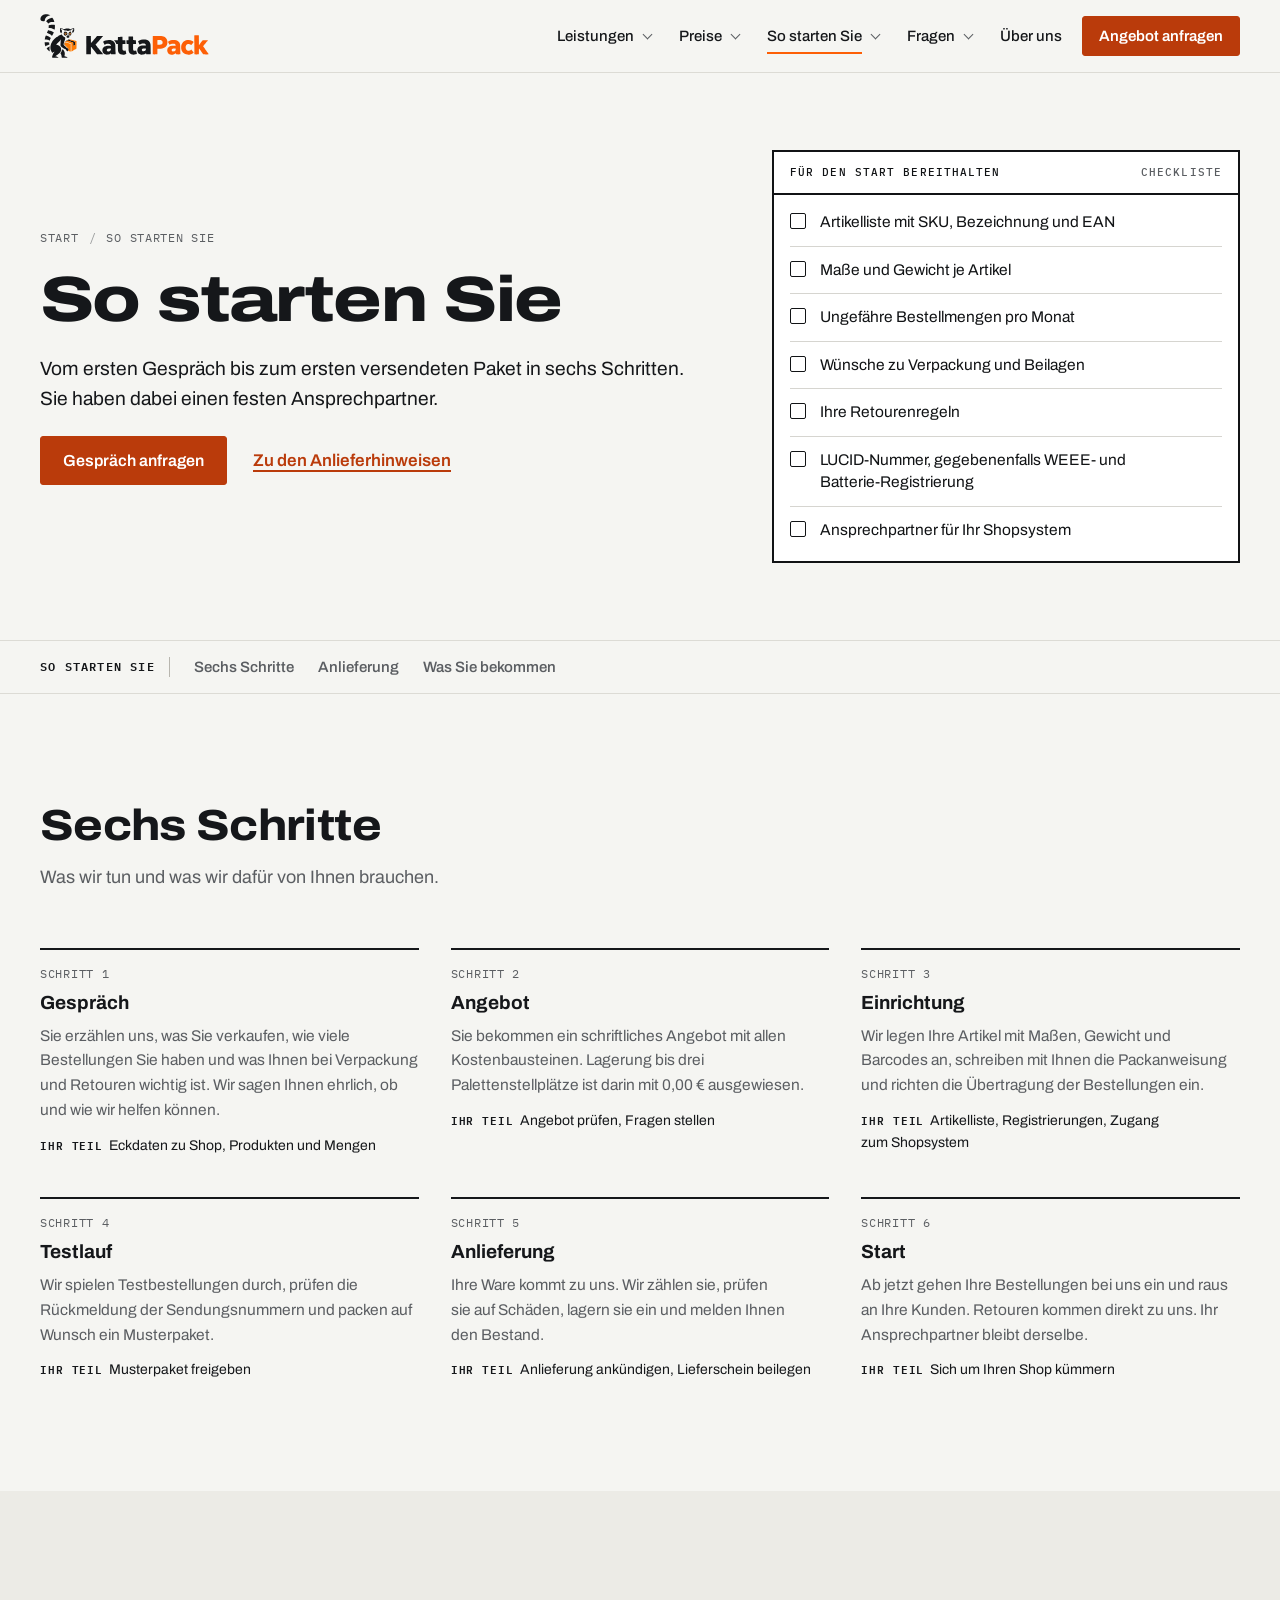
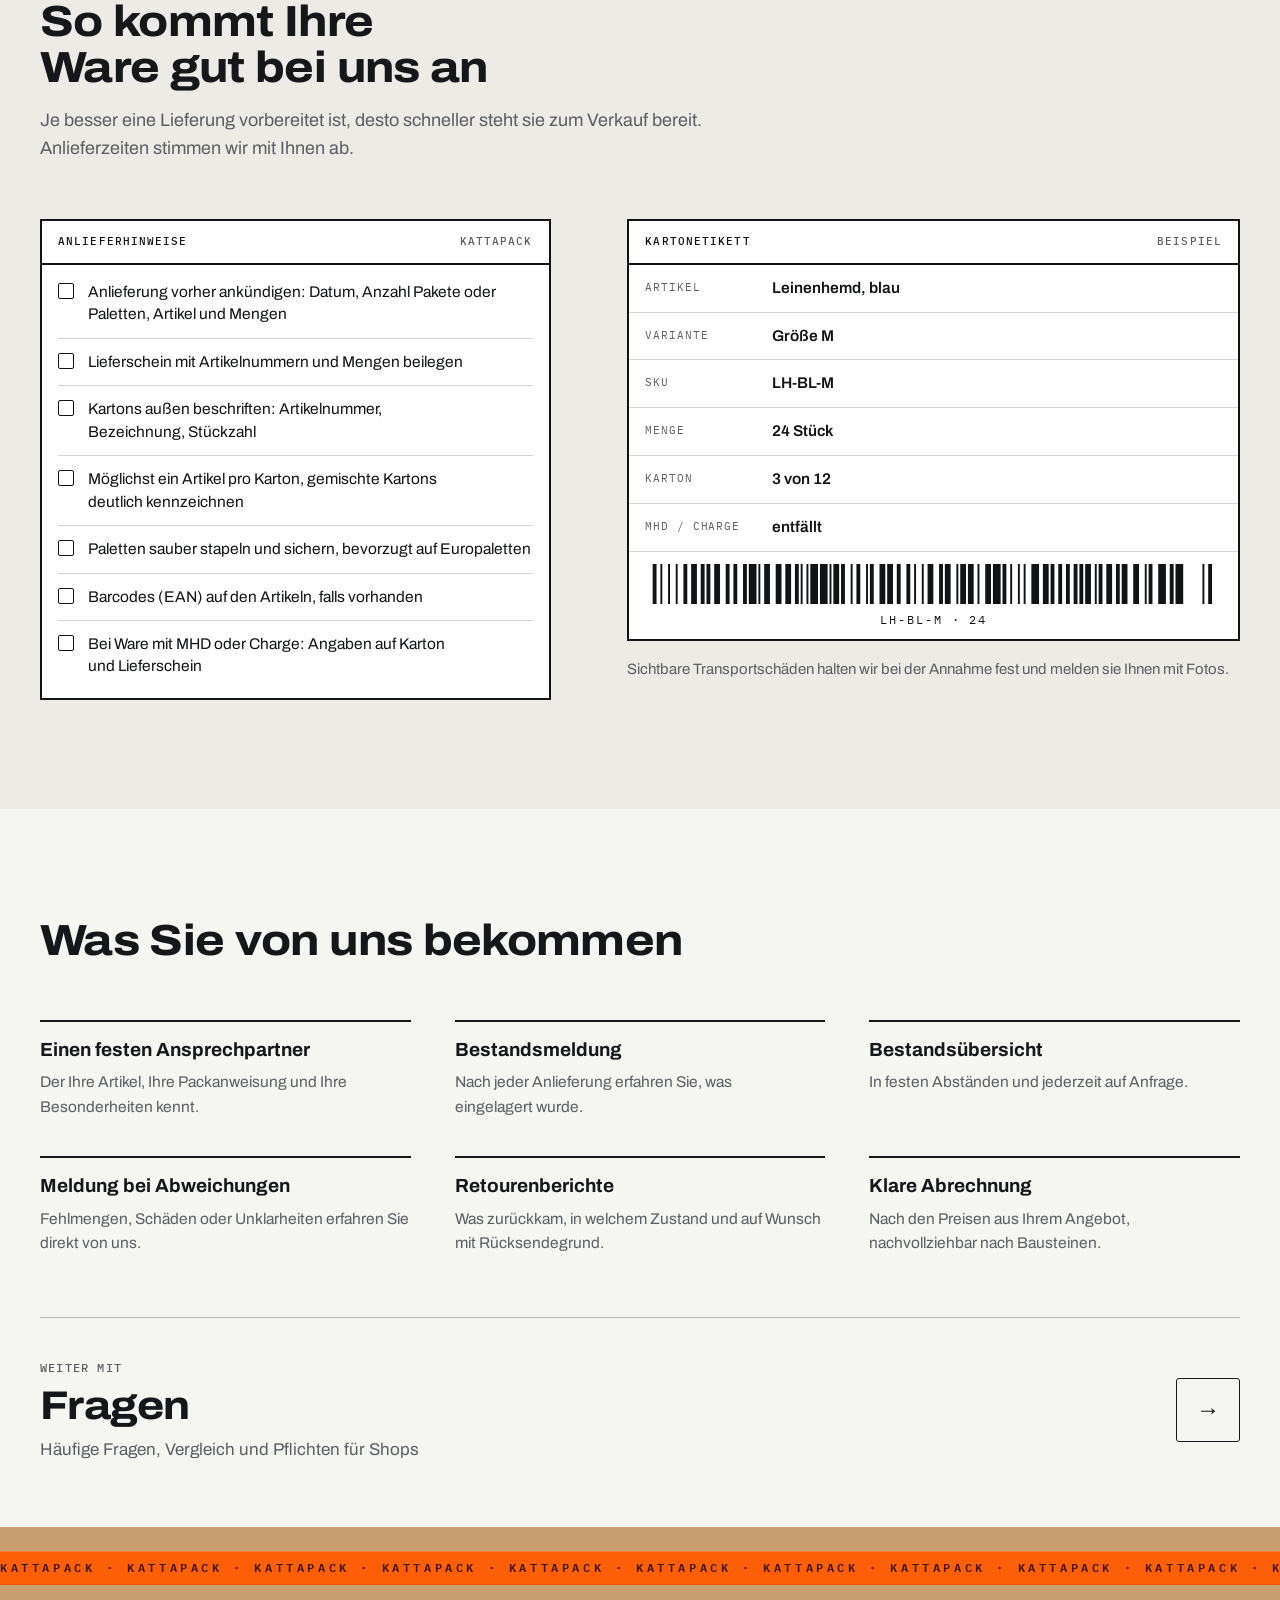
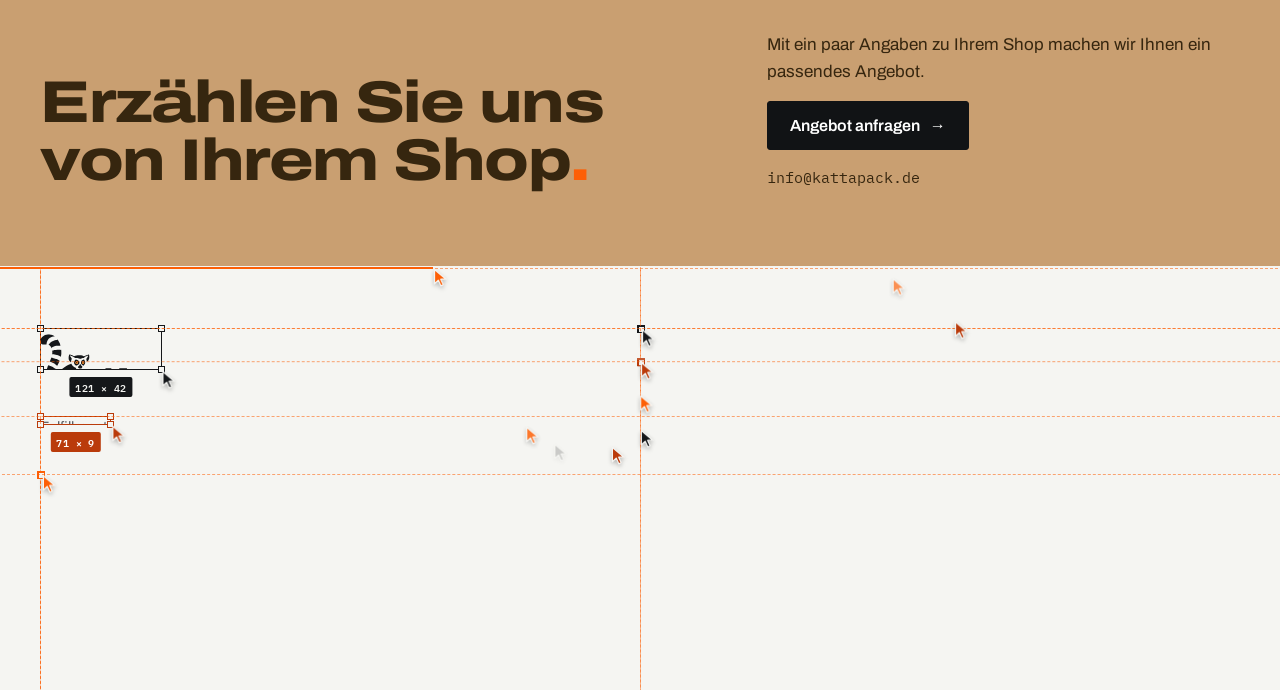
<file: ablauf.html>
<!doctype html>
<html lang="de">
<head>
<meta charset="utf-8">
<meta name="viewport" content="width=device-width, initial-scale=1, viewport-fit=cover">
<title>So starten Sie · KattaPack</title>
<meta name="description" content="So starten Sie mit KattaPack: sechs Schritte vom Gespräch bis zum ersten Paket, Checkliste und Anlieferhinweise.">
<meta property="og:type" content="website">
<meta property="og:locale" content="de_DE">
<meta property="og:site_name" content="KattaPack">
<meta property="og:title" content="So starten Sie · KattaPack">
<meta property="og:description" content="So starten Sie mit KattaPack: sechs Schritte vom Gespräch bis zum ersten Paket, Checkliste und Anlieferhinweise.">
<meta name="theme-color" content="#F5F5F2" media="(prefers-color-scheme: light)">
<meta name="theme-color" content="#111213" media="(prefers-color-scheme: dark)">
<link rel="icon" href="favicon.ico" sizes="32x32">
<link rel="icon" href="favicon.svg" type="image/svg+xml">
<link rel="apple-touch-icon" href="apple-touch-icon.png">
<link rel="stylesheet" href="fonts/fonts.css">
<link rel="stylesheet" href="site.css?v=5508dc8877">
</head>
<body>
<div class="site page-ablauf has-pagebar"><svg class="sprite" aria-hidden="true" focusable="false"><symbol id="kp-mark" viewBox="301.7 91.7 550.0 661.0"><path fill="currentColor" fill-rule="evenodd" d="M490.5,750.3C490.1,750.2 489.5,750.0 489.0,750.0C488.2,750.0 485.4,748.4 483.9,747.0C482.5,745.7 481.5,743.7 480.8,740.9C480.0,737.2 480.4,734.3 482.6,726.4C487.3,710.1 495.1,691.4 502.7,678.5C503.9,676.5 505.5,673.9 506.2,672.7C507.3,670.7 509.1,668.0 513.8,661.2C516.3,657.5 515.9,657.4 510.8,660.1C505.3,663.0 491.5,670.7 489.4,672.0C487.9,672.9 487.6,673.0 486.9,672.6C485.6,671.9 476.0,662.2 475.3,660.8C474.9,660.1 473.9,658.4 473.0,657.1C468.1,649.9 463.4,640.3 460.9,632.5C459.9,629.2 457.4,618.9 456.8,616.0C455.2,606.2 454.5,589.4 455.5,580.3C456.6,569.3 459.3,557.6 463.4,545.3C465.1,540.2 469.0,530.6 471.2,526.2C480.2,508.3 493.8,489.0 507.0,475.5C509.5,472.9 512.4,469.9 513.5,468.7C518.9,462.9 534.2,449.8 544.2,442.4C547.7,439.8 550.9,437.4 551.3,437.1C553.8,435.2 566.0,427.3 571.3,424.1C580.3,418.7 585.4,416.0 594.1,412.0C607.0,406.0 626.5,398.8 627.5,399.7C627.7,399.9 628.9,401.8 630.0,404.0C634.0,412.0 636.8,415.7 643.0,421.8C650.6,429.2 660.8,435.8 670.5,439.5C672.2,440.2 673.9,441.0 674.2,441.4C675.1,442.4 676.8,447.9 677.5,452.1C678.0,454.8 678.0,456.7 677.9,461.6C677.7,468.2 677.1,471.7 675.2,476.5C673.3,481.2 667.1,498.6 661.0,516.2C659.5,520.6 657.4,527.0 656.8,529.3C653.7,541.3 652.3,547.9 652.3,550.5C652.3,551.7 652.6,552.1 660.9,560.5C665.7,565.3 674.5,574.3 680.7,580.7C700.4,601.1 703.0,603.7 703.8,603.8C704.2,603.9 706.1,604.2 707.9,604.5C709.8,604.8 712.3,605.4 713.4,605.7C714.6,606.0 715.5,606.3 715.6,606.3C715.6,606.3 715.5,605.9 715.2,605.3C714.9,604.8 714.7,604.3 714.8,604.3C714.8,604.3 715.7,604.6 716.7,605.0C721.5,606.6 723.0,607.4 726.5,610.2C731.1,613.8 733.7,616.5 735.7,619.5C737.0,621.6 737.2,622.0 737.3,624.1C737.4,626.2 737.3,626.7 736.6,627.7C735.6,629.2 733.9,630.0 731.7,630.0C729.2,630.0 727.1,629.4 723.4,627.6C719.9,625.8 720.0,625.7 721.0,630.3C721.5,632.9 722.0,634.0 724.5,638.4C726.1,641.2 727.6,643.7 727.9,644.0C728.1,644.3 728.3,645.1 728.3,645.8C728.3,646.9 728.2,647.1 727.7,646.9C727.3,646.8 726.8,647.0 726.5,647.4C725.7,648.3 721.1,649.9 718.1,650.4C715.9,650.7 714.8,650.7 711.5,650.2C703.2,649.1 698.3,646.7 694.4,641.8C691.3,638.0 689.5,633.7 687.8,626.6C687.5,625.4 687.0,624.0 686.7,623.7C686.4,623.3 681.6,620.7 676.0,617.8C667.0,613.2 659.9,609.4 651.5,604.7C650.0,603.9 647.0,602.2 644.7,601.0C637.6,597.2 629.8,592.3 623.1,587.3C615.8,581.9 610.5,575.5 608.3,569.6C607.0,566.0 606.6,560.3 606.8,546.7C607.0,535.8 607.2,531.6 608.2,519.8C608.5,516.4 608.9,510.7 609.2,507.2C609.4,503.7 609.9,498.7 610.2,496.2C610.4,493.6 610.8,489.8 611.0,487.8C611.2,485.7 611.5,483.0 611.7,481.8C612.2,478.2 612.2,474.9 611.8,474.8C611.6,474.7 610.8,475.5 610.1,476.6C608.9,478.5 603.6,486.1 601.2,489.3C598.7,492.7 590.8,502.5 587.8,505.8C575.3,520.1 562.3,532.6 545.9,546.3C543.2,548.5 541.0,550.5 541.0,550.6C541.0,551.2 542.0,551.6 545.0,552.2C549.9,553.1 555.3,554.5 561.3,556.5C577.0,561.8 594.4,573.8 602.5,584.7C607.3,591.2 608.2,592.7 610.0,596.5C613.3,603.4 614.8,608.5 616.3,618.6C617.2,624.8 616.5,633.7 614.3,641.9C612.7,647.9 609.3,656.7 607.5,659.3C607.1,660.0 606.1,661.6 605.4,662.8C604.7,664.1 603.3,666.3 602.3,667.6C601.3,669.0 600.3,670.4 600.0,670.8C598.5,673.0 593.6,678.3 588.7,682.8C580.8,690.1 571.1,697.4 555.8,707.7C553.3,709.5 550.2,711.6 549.0,712.4C547.8,713.2 545.9,714.4 544.8,715.1C543.7,715.7 541.1,717.5 538.9,719.1C536.8,720.6 533.7,722.8 532.0,724.0C530.0,725.4 529.0,726.3 529.1,726.6C529.1,727.0 530.4,727.4 534.4,728.2C547.1,730.8 554.9,733.1 561.5,736.4C568.8,739.9 572.4,742.8 574.5,746.8C576.7,750.9 581.4,750.5 532.9,750.5C509.9,750.5 490.8,750.4 490.5,750.3ZM633.6,750.3C629.9,749.9 627.3,748.1 625.6,744.9C624.3,742.2 623.7,739.2 623.7,735.0C623.7,730.2 623.0,725.6 621.0,715.2C620.9,714.4 620.4,712.6 620.0,711.2C617.1,700.6 613.1,692.4 607.7,686.0C605.9,683.9 605.0,682.6 605.0,682.3C605.0,682.1 606.2,680.5 607.8,678.6C613.8,671.2 619.3,661.9 621.6,655.2C623.2,650.5 624.8,643.9 625.3,639.8C625.8,635.8 626.1,635.3 628.5,633.1C629.6,632.0 632.2,629.4 634.2,627.2C639.1,621.8 639.6,621.3 640.0,621.3C641.1,621.3 647.4,628.4 653.1,636.1C659.9,645.2 665.6,656.0 668.4,665.5C671.6,676.0 672.4,688.8 670.7,701.6C669.6,709.7 668.5,714.5 666.0,723.1C665.2,725.8 665.1,726.5 665.4,726.9C665.6,727.1 667.8,727.6 670.2,728.0C678.0,729.3 686.1,731.2 690.8,732.9C692.1,733.3 693.6,733.8 694.2,734.0C696.6,734.8 704.1,738.8 706.6,740.6C709.9,743.1 711.4,744.8 712.8,747.6C713.6,749.3 713.7,749.7 713.4,750.1C713.0,750.6 708.9,750.6 674.4,750.6C653.2,750.5 634.8,750.4 633.6,750.3ZM441.7,650.2C434.9,646.8 428.2,642.7 424.0,639.4C418.6,635.0 410.7,626.9 407.3,622.3C406.7,621.4 405.2,619.5 404.1,618.0C401.2,614.3 398.0,609.3 398.2,609.0C398.3,608.8 398.9,608.4 399.5,608.2C400.1,607.9 401.7,606.8 403.1,605.8C415.5,596.0 414.5,596.7 420.4,592.8C424.5,590.1 429.5,587.3 438.0,582.9C440.3,581.7 440.9,581.3 441.1,580.5C441.7,578.5 442.3,577.3 443.2,576.8C444.0,576.3 444.1,576.3 444.7,576.8C445.8,577.9 445.8,579.2 444.5,585.0C443.9,588.0 443.3,591.6 443.2,593.0C443.0,594.4 442.7,596.6 442.5,598.0C441.7,602.5 441.2,608.7 441.5,612.2C441.6,614.0 441.8,617.6 442.0,620.2C442.3,626.1 443.3,633.6 444.5,639.2C445.4,643.1 447.0,649.8 447.4,650.9C447.7,652.1 447.6,652.7 446.9,652.7C446.7,652.7 444.3,651.6 441.7,650.2ZM382.1,579.4C381.3,577.6 378.3,570.2 376.0,564.5C375.1,562.3 374.3,560.1 374.2,559.5C374.0,558.9 373.7,557.8 373.5,557.0C372.9,554.9 371.7,548.8 371.0,544.5C370.2,539.1 369.6,532.0 369.4,524.3L369.2,516.1L370.2,515.0L371.3,513.8L373.2,514.6C375.0,515.4 375.0,515.4 381.0,515.0C388.6,514.4 405.3,514.7 410.5,515.5C412.5,515.8 415.8,516.3 417.8,516.5C419.8,516.8 424.1,517.7 427.3,518.4C431.9,519.4 433.4,519.6 435.1,519.4C437.8,519.2 438.1,519.5 437.9,522.2C436.8,535.4 436.9,537.8 438.3,548.1C439.2,554.0 439.2,555.1 438.3,555.9C437.6,556.5 437.6,556.5 436.3,555.7C435.2,555.1 434.6,555.0 433.4,555.2C431.3,555.4 424.6,556.9 422.3,557.6C410.2,561.0 394.6,568.5 387.6,574.3C383.8,577.4 383.3,578.1 383.4,579.5C383.6,581.3 382.9,581.3 382.1,579.4ZM798.0,571.4C797.6,571.0 797.5,566.6 797.3,547.2C797.2,534.2 797.1,523.5 797.1,523.5C795.0,522.6 794.0,522.2 791.7,521.3C790.1,520.7 787.4,519.8 785.7,519.1C783.9,518.5 781.7,517.7 780.7,517.3C779.7,517.0 777.3,516.1 775.5,515.3C773.7,514.6 771.4,513.7 770.5,513.3C769.6,513.0 767.9,512.3 766.7,511.8C765.5,511.3 761.8,509.9 758.5,508.7C755.2,507.4 751.3,505.9 749.8,505.3C748.4,504.8 745.5,503.7 743.5,503.0C741.6,502.3 738.0,500.9 735.5,499.8C733.1,498.8 730.3,497.7 729.3,497.4C728.3,497.0 726.2,496.2 724.7,495.7C723.1,495.1 720.5,494.2 719.0,493.6L716.1,492.6L711.8,494.5C707.3,496.5 706.0,497.0 698.2,500.2C695.6,501.2 692.9,502.3 692.2,502.6C690.3,503.5 689.1,504.0 687.0,504.7C684.6,505.4 678.3,507.9 677.9,508.3C677.4,508.6 676.0,508.2 676.0,507.7C676.0,507.5 675.8,507.4 675.6,507.4C675.4,507.5 675.2,507.3 675.1,507.0C675.0,506.7 675.5,506.2 676.3,505.7C677.1,505.2 678.3,504.4 679.1,503.8C684.4,500.0 700.1,490.8 708.7,486.6C729.5,476.4 730.4,475.9 731.4,476.1C731.9,476.2 732.3,476.2 732.3,476.0C732.3,475.9 732.7,475.6 733.1,475.4C733.7,475.2 734.2,475.3 735.3,475.7C736.9,476.4 737.9,476.8 743.8,478.9C745.9,479.6 748.5,480.6 749.7,481.1C753.2,482.5 755.5,483.3 761.0,485.2C763.8,486.2 767.0,487.3 768.0,487.7C769.0,488.1 770.4,488.6 771.2,488.8C771.9,489.1 774.2,489.9 776.3,490.7C780.4,492.2 784.4,493.5 788.2,494.8C789.4,495.2 792.2,496.3 794.3,497.1C796.4,497.9 801.2,499.6 804.8,500.8C808.5,502.1 812.2,503.4 813.0,503.7C813.8,504.1 815.0,504.5 815.6,504.7C818.3,505.3 825.5,508.3 826.1,509.0C826.7,509.7 826.7,511.1 826.6,534.3C826.5,555.5 826.4,559.0 826.0,559.6C825.7,560.1 821.1,562.5 813.5,566.2C803.2,571.2 801.4,572.0 800.0,572.0C798.9,572.0 798.3,571.8 798.0,571.4ZM668.0,556.3C667.7,556.1 666.9,555.2 666.3,554.3C665.7,553.3 664.5,551.6 663.6,550.5C662.5,549.2 662.0,548.3 662.1,547.9C662.2,547.5 662.4,546.5 662.6,545.7C662.8,544.8 663.4,542.1 664.0,539.7C666.7,527.8 667.2,526.0 667.8,524.4C668.1,523.8 668.2,523.1 668.1,522.8C668.0,522.4 668.2,522.3 669.1,522.3L670.2,522.3L670.4,532.6C670.8,550.3 670.8,556.7 670.2,556.7C669.9,556.7 669.6,556.5 669.5,556.3C669.3,556.1 669.1,556.1 668.9,556.3C668.6,556.5 668.3,556.5 668.0,556.3ZM441.7,493.6C441.5,493.4 441.3,492.8 441.3,492.3C441.3,490.7 441.0,490.4 438.2,488.9C434.0,486.6 419.8,481.0 415.5,480.0C415.0,479.9 413.1,479.4 411.3,478.9C401.2,476.3 390.3,474.9 380.3,474.8C375.0,474.8 374.7,474.9 373.8,475.6C372.1,476.9 371.4,477.2 370.8,476.7C370.5,476.4 370.4,475.9 370.5,475.5C370.6,475.1 370.8,473.0 371.0,470.7C371.7,462.3 373.4,452.6 375.2,446.7C375.6,445.3 376.2,443.2 376.5,442.0C377.0,440.0 379.6,432.0 380.8,428.8C381.9,425.7 386.7,414.8 387.2,414.3C388.2,413.2 389.0,413.2 389.9,414.1C390.9,415.0 392.7,415.7 402.8,419.0C420.8,424.9 439.2,434.4 456.6,446.9C458.9,448.5 459.1,448.6 460.6,448.4C463.3,448.1 463.3,448.6 461.0,453.2C455.2,464.9 447.3,483.1 445.2,489.7C444.0,493.3 442.8,494.7 441.7,493.6ZM713.5,448.8C710.8,448.4 709.7,448.1 707.0,446.8C701.0,443.8 694.7,436.3 694.7,432.3C694.7,431.1 694.9,430.7 696.4,429.1C698.0,427.4 704.0,422.7 706.9,420.7C708.7,419.5 710.2,417.3 713.5,410.5C716.9,403.4 717.0,403.3 720.3,403.3C722.1,403.3 722.5,403.4 723.6,404.5C724.9,405.7 725.5,406.7 728.8,413.7C730.9,418.1 730.9,418.2 734.9,422.2C737.1,424.4 739.5,427.0 740.2,428.1C741.4,429.9 741.4,430.1 741.3,432.3C741.0,436.5 738.0,441.1 733.3,444.6C730.2,447.0 727.3,448.2 723.3,448.8C719.6,449.4 718.0,449.4 713.5,448.8ZM477.7,418.8C477.0,418.5 476.3,418.1 476.0,418.0C475.4,417.7 474.8,416.5 474.5,415.3C474.4,414.5 471.1,411.7 463.1,405.7C457.6,401.5 456.0,400.4 450.4,397.0C438.6,389.9 427.5,384.7 416.1,380.8C411.9,379.3 409.3,378.8 405.3,378.5C404.5,378.5 403.7,378.4 403.4,378.4C402.6,378.3 402.7,377.0 403.5,375.1C405.3,371.2 408.3,364.0 408.3,363.7C408.3,363.6 409.4,361.0 410.6,358.0C411.9,355.0 414.3,348.9 416.0,344.4C419.0,336.4 419.6,334.9 420.5,334.5C420.8,334.4 422.3,335.0 424.0,335.8C425.6,336.7 427.3,337.3 427.7,337.3C428.1,337.3 429.0,337.5 429.6,337.6C430.3,337.8 432.0,338.2 433.5,338.5C444.4,340.7 457.9,344.7 467.6,348.5C470.2,349.5 472.4,350.3 472.5,350.3C472.6,350.3 475.6,351.7 479.2,353.3C485.4,356.1 495.3,361.3 499.7,363.9C501.7,365.1 502.7,365.2 504.0,364.5C504.8,364.0 505.7,364.3 505.7,365.1C505.7,365.8 499.0,383.0 496.7,388.3C494.1,394.4 489.6,403.1 486.5,408.2C484.7,411.1 482.5,414.7 481.6,416.2C480.3,418.4 479.4,419.5 478.9,419.3C478.9,419.3 478.3,419.1 477.7,418.8ZM674.4,418.2C668.0,413.5 662.6,408.2 660.2,404.1C658.3,400.8 655.9,394.2 655.3,390.4C654.3,383.8 656.6,374.3 660.7,367.7C664.6,361.5 671.8,354.0 673.8,354.0C675.4,354.0 684.9,357.4 689.5,359.7C697.2,363.3 700.8,366.0 704.5,370.5C707.2,373.8 709.1,377.6 710.0,381.5C710.6,384.1 710.7,385.2 710.6,389.2C710.4,394.0 709.9,395.9 708.0,399.6C707.0,401.5 704.1,404.6 701.2,406.8C698.3,408.9 677.8,419.3 676.5,419.3C676.1,419.3 675.2,418.8 674.4,418.2ZM747.8,416.7C738.6,410.3 732.0,404.7 730.3,402.0C728.0,398.1 726.8,392.5 727.1,386.4C727.3,381.9 727.9,379.6 729.7,375.7C733.6,367.3 741.2,361.2 754.3,355.8C755.8,355.2 757.2,354.7 757.5,354.7C758.3,354.7 759.5,356.0 761.8,359.4C766.3,366.0 769.3,373.2 770.3,379.3C770.8,382.4 770.8,388.9 770.3,391.5C769.3,396.9 766.8,402.9 763.4,407.9C760.8,411.9 753.2,419.0 751.7,419.0C751.4,419.0 749.6,418.0 747.8,416.7ZM684.9,398.9C690.4,397.7 695.1,391.7 694.5,386.5C694.1,383.0 690.9,378.4 687.7,376.8C684.2,375.1 681.4,374.9 678.4,376.3C674.6,378.1 671.9,381.1 670.8,385.0C670.4,386.5 670.3,387.2 670.6,388.8C671.3,392.3 673.9,395.9 677.3,397.9C677.8,398.1 681.8,399.3 682.5,399.3C682.7,399.3 683.8,399.1 684.9,398.9ZM750.7,399.0C751.2,398.9 751.9,398.6 752.4,398.5C752.9,398.4 754.4,397.3 755.8,395.9C758.7,392.9 759.8,390.5 759.8,387.0C759.8,385.2 759.6,384.5 758.7,382.7C757.4,380.4 755.2,378.0 753.6,377.1C751.4,376.0 749.4,375.6 748.1,376.0C744.1,377.3 741.2,379.9 739.2,384.1C737.0,388.4 737.6,391.2 741.2,395.3C744.1,398.5 748.1,400.1 750.7,399.0ZM745.9,395.0C743.1,394.1 741.7,391.8 741.7,387.7C741.7,384.4 742.1,383.0 743.5,381.7C744.7,380.5 746.3,380.0 748.8,380.0C752.2,380.0 754.3,381.3 755.5,384.1C756.1,385.5 756.2,388.9 755.6,390.8C754.7,394.1 749.9,396.2 745.9,395.0ZM678.3,394.3C677.2,393.7 676.6,393.1 675.9,391.7C675.0,390.0 675.0,389.6 675.1,386.8C675.2,384.1 675.3,383.6 676.1,382.4C677.4,380.4 679.1,379.7 682.4,379.7C684.5,379.7 685.2,379.8 686.7,380.6C689.3,381.9 689.7,382.7 689.9,386.6C690.1,390.7 689.5,392.4 687.3,393.9C686.1,394.7 685.5,394.8 682.9,394.9C680.2,395.0 679.6,395.0 678.3,394.3ZM621.5,382.1C616.1,379.1 609.6,373.2 606.6,368.6C604.9,366.1 602.3,360.4 601.1,356.8C599.2,351.1 598.8,348.1 598.9,338.3C598.9,333.0 599.0,328.6 599.3,327.3C599.5,326.1 599.9,323.8 600.2,322.2C601.1,316.5 604.9,303.8 606.0,302.6C606.5,302.1 607.0,302.0 608.2,302.2C613.0,302.8 625.9,306.5 631.5,308.9C636.9,311.2 645.6,315.4 649.8,317.6C652.4,319.0 654.9,320.3 655.3,320.6C656.6,321.2 657.0,321.1 660.0,319.7C661.6,319.0 663.5,318.2 664.3,317.9C665.2,317.6 667.7,316.7 670.1,315.9C676.6,313.6 683.4,311.9 693.0,310.4C698.3,309.6 717.2,309.6 722.0,310.4C723.7,310.7 726.4,311.1 727.8,311.4C736.5,312.6 744.9,315.3 755.2,319.9L759.3,321.7L765.4,318.5C777.7,312.2 789.7,307.5 800.8,304.7C809.8,302.5 809.6,302.5 810.6,305.9C812.6,312.5 813.1,317.4 813.1,328.0C813.1,336.0 813.0,337.7 812.4,341.3C811.1,348.6 808.1,356.5 804.5,362.0C801.2,367.2 793.3,375.1 788.6,378.1C786.8,379.2 786.7,378.8 786.7,373.7C786.7,366.5 785.7,360.9 783.4,353.8C782.6,351.6 782.0,349.5 782.0,349.1C782.0,348.8 782.6,347.6 783.4,346.6C784.2,345.6 785.7,343.6 786.9,342.1C790.5,337.4 794.3,331.0 798.4,322.8C802.5,314.7 802.7,313.8 801.1,313.9C796.5,314.2 770.1,325.9 766.7,329.1C766.1,329.7 763.7,332.4 761.5,335.2L757.4,340.1L749.9,340.0C743.9,340.0 741.8,340.1 739.4,340.5C734.6,341.4 728.7,343.6 723.0,346.5C721.0,347.5 719.0,348.3 718.5,348.3C718.1,348.3 716.8,347.9 715.7,347.3C711.6,345.3 702.0,341.8 696.8,340.5C692.0,339.3 682.8,339.1 673.0,339.9L670.5,340.1L668.3,338.6C665.3,336.7 661.1,334.3 654.8,330.9C651.9,329.4 647.9,327.1 645.8,326.0C634.6,319.7 613.9,311.5 613.0,313.0C612.7,313.4 615.7,320.4 619.1,327.2C621.3,331.7 626.8,340.6 630.1,345.1C631.1,346.6 632.0,348.0 632.0,348.2C632.0,348.4 631.1,350.4 630.0,352.7C625.8,361.6 624.4,367.3 624.1,376.6C624.0,380.2 623.8,382.4 623.5,382.6C623.3,382.9 622.6,382.6 621.5,382.1ZM515.4,327.9C514.9,327.4 514.9,325.7 515.3,324.5C515.6,323.9 515.6,323.4 515.3,323.0C514.9,322.2 505.1,317.3 499.8,315.2C489.9,311.3 484.8,309.6 479.2,308.0C477.9,307.6 476.4,307.2 475.8,307.0C471.3,305.6 460.8,303.5 453.5,302.5C441.5,300.9 434.1,300.5 431.8,301.5C430.2,302.2 429.2,302.1 428.5,301.3C427.9,300.7 427.9,300.5 428.4,296.6C428.7,294.3 429.2,289.6 429.4,286.0C429.7,280.3 429.7,278.7 429.2,273.2C428.3,263.8 428.3,263.7 429.6,262.8C430.3,262.3 431.3,262.0 432.1,262.0C432.8,262.0 435.8,261.3 438.8,260.5C441.7,259.7 445.2,258.8 446.5,258.6C447.8,258.3 450.2,257.7 451.8,257.4C459.2,255.7 472.5,254.2 483.0,253.7C490.8,253.4 502.0,253.7 510.7,254.5L516.5,255.1L518.2,254.2C520.2,253.2 520.8,253.1 521.3,253.8C521.6,254.1 522.0,257.4 522.4,261.9C523.4,272.2 523.4,294.0 522.6,301.3C521.5,310.1 521.4,310.9 519.3,319.7C517.8,325.8 517.4,326.9 516.4,327.7C515.9,328.2 515.7,328.2 515.4,327.9ZM422.4,238.2C417.9,226.9 414.0,220.1 408.3,214.2C403.6,209.3 396.3,204.1 392.0,202.6C385.8,200.4 385.3,200.2 385.3,199.5C385.3,198.8 386.4,198.9 389.2,199.9C390.6,200.3 392.0,200.6 392.3,200.5C392.7,200.4 393.9,199.0 395.0,197.4C402.6,186.9 412.0,177.5 421.2,171.3C428.0,166.6 434.2,163.3 443.8,159.2C450.7,156.2 461.5,153.0 469.0,151.7C478.1,150.1 478.4,150.0 480.6,148.7C481.7,147.9 482.9,147.3 483.3,147.3C484.0,147.3 486.1,150.2 492.5,159.7C495.8,164.5 502.7,177.4 504.6,182.0C507.7,189.6 509.0,193.2 510.1,196.7C511.8,202.3 512.9,206.5 513.4,209.1C513.8,211.4 513.8,211.4 513.0,212.0C512.0,212.9 510.8,212.8 509.2,211.8L507.9,210.8L496.7,210.8C485.6,210.9 480.6,211.2 474.8,212.2C473.4,212.5 471.0,212.9 469.5,213.1C458.7,215.0 444.4,220.0 434.4,225.5C430.7,227.5 425.4,230.9 424.7,231.8C424.5,232.1 424.2,233.4 424.2,234.9C424.1,237.4 423.7,239.0 423.0,239.0C422.8,239.0 422.5,238.7 422.4,238.2ZM342.2,200.1C334.9,199.6 324.0,196.5 317.0,193.0C313.2,191.1 307.9,184.5 305.7,179.0C301.5,168.5 304.0,152.9 312.3,137.7C319.9,123.6 333.8,110.4 349.0,102.9C358.0,98.4 366.0,95.9 376.3,94.4C382.3,93.5 400.2,93.7 406.4,94.6C416.4,96.1 427.6,99.6 435.3,103.5C443.3,107.6 445.6,108.9 448.7,111.2C452.7,114.2 453.2,114.7 452.7,115.6C451.9,117.1 449.9,117.4 448.1,116.3C447.0,115.6 446.8,115.6 443.7,115.9C438.7,116.5 436.2,117.0 429.4,119.0C418.4,122.1 405.5,128.4 398.7,133.9C394.8,137.1 389.0,143.1 386.3,146.6C380.0,155.1 376.1,163.1 372.8,174.5C371.6,178.8 370.2,187.7 369.8,193.6C369.7,195.8 369.4,197.9 369.2,198.2C368.8,198.8 365.5,199.4 359.7,200.0C356.7,200.3 346.1,200.4 342.2,200.1Z"/><path fill="#FD7C05" fill-rule="evenodd" d="M759.0,656.8C758.5,656.6 757.0,656.2 755.6,656.0C754.3,655.7 752.7,655.3 752.2,655.0C751.1,654.4 746.4,652.8 739.7,650.8C737.4,650.2 734.8,649.3 734.0,649.0C733.2,648.7 731.3,648.0 729.9,647.6C728.1,647.0 727.2,646.5 726.9,646.1C726.7,645.7 725.1,642.9 723.4,640.0C720.6,635.2 720.2,634.3 719.6,631.6C719.3,629.9 719.0,627.6 719.0,626.5C719.0,623.6 719.3,623.5 724.2,626.0C726.4,627.0 729.0,628.1 730.0,628.3C731.7,628.7 732.1,628.7 733.2,628.1C735.0,627.3 736.1,625.5 735.9,624.0C735.6,622.5 733.2,618.9 730.8,616.5C727.7,613.3 721.8,608.7 719.7,608.0C717.3,607.1 715.3,606.0 715.3,605.7C715.3,605.5 714.6,604.5 713.8,603.5C712.9,602.5 711.5,600.9 710.7,600.0C709.9,599.0 707.5,596.3 705.3,594.0C703.2,591.7 699.2,587.4 696.6,584.3C693.9,581.3 689.0,576.1 685.8,572.7C682.6,569.3 678.8,565.1 677.3,563.5C675.8,561.9 674.1,560.2 673.5,559.9C672.9,559.6 672.1,558.8 671.7,558.2C671.3,557.5 670.6,556.8 670.2,556.7L669.3,556.3L669.3,551.8C669.2,532.8 669.0,523.9 668.5,523.4C667.8,522.8 667.9,522.2 668.7,519.9C669.0,518.9 669.3,517.8 669.3,517.5C669.3,517.2 669.6,516.7 670.0,516.3C670.6,515.7 670.9,515.7 672.3,515.9C673.1,516.0 674.7,516.4 675.7,516.7C676.7,517.1 678.9,517.7 680.5,518.2C682.1,518.6 684.6,519.3 686.0,519.7C687.4,520.1 690.0,520.7 691.8,521.2C693.7,521.7 695.5,522.2 696.0,522.3C697.0,522.7 701.4,524.0 705.5,525.1C707.1,525.6 709.4,526.3 710.5,526.7C711.6,527.1 713.6,527.6 715.0,527.9C716.4,528.2 718.2,528.6 719.0,528.9C719.8,529.2 722.5,530.0 725.0,530.7C727.5,531.4 730.8,532.4 732.3,532.9C733.9,533.3 735.5,533.9 736.0,534.0C736.5,534.1 738.3,534.7 740.2,535.2C742.0,535.6 744.9,536.5 746.6,537.0C748.3,537.6 750.0,538.0 750.4,538.0C750.7,538.0 751.4,538.2 751.9,538.4C752.4,538.7 754.0,539.2 755.5,539.5C758.9,540.2 760.8,540.9 761.3,541.5C761.9,542.2 761.9,656.2 761.3,656.9C760.8,657.5 760.1,657.4 759.0,656.8ZM770.6,655.4C770.4,655.3 770.3,628.9 770.3,596.7C770.3,564.5 770.2,537.7 770.0,537.2C769.9,536.6 769.4,536.0 768.8,535.6C767.8,535.0 761.8,533.1 758.2,532.2C756.3,531.7 751.4,530.3 748.5,529.3C747.4,528.9 745.5,528.4 744.3,528.2C743.1,528.0 740.5,527.2 738.5,526.6C736.5,526.0 733.4,525.0 731.7,524.5C724.0,522.3 721.4,521.5 719.7,520.9C718.8,520.5 717.1,520.0 716.1,519.8C713.6,519.2 707.4,517.5 706.3,517.1C705.9,516.9 704.9,516.6 704.2,516.4C703.4,516.2 701.6,515.7 700.0,515.2C698.4,514.8 696.3,514.2 695.2,514.0C694.1,513.8 692.7,513.4 692.1,513.1C691.4,512.8 689.6,512.3 688.2,512.0C684.4,511.1 676.9,508.6 676.2,507.9C676.0,507.8 676.0,507.5 676.3,507.2C676.8,506.7 682.4,504.4 685.7,503.3C687.8,502.6 689.0,502.2 690.8,501.3C691.6,501.0 694.3,499.8 696.8,498.8C704.6,495.7 706.0,495.1 710.3,493.2C712.6,492.2 715.0,491.3 715.5,491.2C716.5,491.0 718.7,491.6 726.0,494.3C727.6,494.9 729.7,495.7 730.7,496.0C731.7,496.4 734.5,497.5 736.9,498.5C739.3,499.5 742.9,500.9 744.9,501.6C746.9,502.4 749.7,503.4 751.2,504.0C752.6,504.6 756.5,506.1 759.8,507.3C763.1,508.6 766.8,510.0 768.0,510.5C769.2,511.0 770.9,511.7 771.8,512.0C772.8,512.3 775.0,513.2 776.8,514.0C778.7,514.7 781.0,515.6 782.0,516.0C783.0,516.3 785.3,517.1 787.0,517.8C788.7,518.4 791.6,519.5 793.4,520.1C797.0,521.4 798.0,521.9 798.4,522.5C798.5,522.7 798.7,533.1 798.7,545.7C798.7,558.2 798.8,568.9 799.0,569.3C799.1,569.7 799.4,570.2 799.7,570.4C800.3,570.8 823.9,559.4 824.7,558.3C825.1,557.6 825.2,554.3 825.3,534.3C825.4,512.3 825.3,511.1 824.8,510.4C824.2,509.7 817.0,506.7 814.3,506.0C813.6,505.8 812.4,505.4 811.6,505.1C810.8,504.7 807.2,503.4 803.5,502.2C799.8,500.9 795.1,499.2 793.0,498.4C790.9,497.6 788.1,496.6 786.8,496.1C783.1,494.9 779.1,493.5 775.0,492.0C772.9,491.2 770.6,490.4 769.8,490.2C769.1,489.9 767.7,489.4 766.7,489.0C765.7,488.6 762.5,487.5 759.7,486.5C754.2,484.6 751.9,483.8 748.3,482.4C747.1,482.0 744.5,481.0 742.5,480.3C736.6,478.1 735.6,477.8 733.9,477.0C733.0,476.7 732.3,476.2 732.3,476.1C732.3,475.7 734.5,474.7 738.2,473.5C740.8,472.6 741.0,472.5 742.9,473.0C744.0,473.2 746.2,473.7 747.8,474.0C749.5,474.4 751.6,474.9 752.5,475.2C753.4,475.4 757.0,476.3 760.5,477.2C764.0,478.0 767.4,478.9 768.0,479.2C768.6,479.4 770.4,479.8 771.8,480.0C774.4,480.3 782.3,482.2 784.5,483.0C785.5,483.3 796.6,485.8 798.5,486.1C799.1,486.2 799.9,486.4 800.5,486.6C801.1,486.8 802.7,487.2 804.2,487.5C805.6,487.8 808.4,488.5 810.3,489.0C812.3,489.5 814.6,490.0 815.5,490.2C816.4,490.3 817.9,490.6 818.8,490.8C819.8,491.1 821.9,491.6 823.7,492.0C825.4,492.3 827.3,492.8 827.8,493.0C828.4,493.2 830.3,493.7 832.1,494.0C833.9,494.4 835.7,494.8 836.0,495.0C836.4,495.2 838.1,495.6 839.9,495.8C843.5,496.4 848.4,497.8 849.0,498.5C849.3,498.8 849.4,515.3 849.3,554.6C849.3,607.8 849.3,610.2 848.7,611.0C848.4,611.5 846.9,612.5 845.3,613.4C842.7,614.8 838.8,617.0 833.1,620.3C831.8,621.0 830.6,621.7 830.4,621.7C830.3,621.7 829.6,622.1 829.0,622.5C828.3,623.0 827.1,623.7 826.2,624.2C825.2,624.6 823.5,625.6 822.3,626.4C821.1,627.1 818.1,628.9 815.5,630.3C812.9,631.7 809.9,633.4 808.8,634.1C804.1,636.8 802.0,638.0 801.7,638.0C801.5,638.0 800.8,638.4 800.2,639.0C799.6,639.6 798.8,640.0 798.5,640.0C798.1,640.0 797.4,640.3 797.0,640.6C796.5,640.9 795.5,641.6 794.8,642.1C794.0,642.6 790.5,644.6 787.0,646.6C777.5,651.9 776.2,652.7 775.7,653.2C775.2,653.5 771.2,655.7 770.9,655.7C770.8,655.7 770.7,655.6 770.6,655.4ZM746.1,400.5C742.6,399.6 739.3,396.8 737.4,393.2C736.7,391.7 736.5,391.1 736.5,388.5C736.5,385.6 736.6,385.3 737.8,382.8C743.0,372.2 754.6,371.4 760.0,381.4C761.1,383.4 761.2,383.6 761.2,387.0C761.2,392.0 760.4,393.9 757.1,397.2C755.7,398.6 754.3,399.7 753.8,399.8C753.2,400.0 752.5,400.2 752.1,400.4C750.7,400.9 747.9,401.0 746.1,400.5ZM678.7,400.0C676.2,399.4 676.1,399.4 673.9,397.7C672.1,396.3 669.9,392.9 669.4,390.7C668.5,387.0 669.2,383.1 671.1,380.0C672.6,377.8 674.4,376.3 677.1,375.0C678.9,374.1 679.5,374.0 682.0,374.0C687.8,374.0 691.8,376.3 694.6,381.3C695.6,383.1 695.7,383.7 695.9,386.6C696.1,390.5 695.5,392.7 693.3,395.5C689.9,399.9 684.6,401.6 678.7,400.0ZM750.9,393.3C752.9,392.6 754.7,389.8 754.7,387.4C754.7,385.2 752.4,382.2 750.3,381.7C745.3,380.3 741.5,385.4 743.6,390.4C744.9,393.3 747.8,394.5 750.9,393.3ZM686.0,392.5C688.0,391.2 688.8,389.2 688.5,386.5C688.4,385.4 688.1,384.1 687.7,383.7C686.9,382.5 683.8,381.0 682.4,381.0C679.2,381.0 676.7,383.5 676.4,386.8C676.2,389.3 677.6,391.8 679.7,392.9C681.7,394.0 684.0,393.8 686.0,392.5Z"/></symbol><symbol id="kp-word" viewBox="165.7 772.7 858.3 139.3"><path fill="currentColor" fill-rule="evenodd" d="M309.3,909.8C308.9,909.7 307.4,909.5 306.2,909.3C295.1,907.6 286.5,901.6 282.4,892.8C279.6,886.6 279.0,877.6 281.0,870.7C282.4,865.9 285.4,860.9 288.9,857.6C296.4,850.5 311.5,846.5 326.3,847.6C329.2,847.9 333.0,848.3 334.8,848.5C338.8,849.1 339.3,848.9 339.3,846.4C339.3,842.6 337.3,838.3 334.6,836.3C332.1,834.5 326.4,833.0 322.0,833.0C319.8,833.0 313.8,833.8 311.8,834.4C307.3,835.7 303.9,837.0 299.9,839.0C298.5,839.8 297.0,840.3 296.6,840.3C295.8,840.2 294.2,837.3 288.3,826.0C285.5,820.6 285.3,820.1 285.7,819.4C286.6,817.8 294.9,813.5 301.7,811.2C315.0,806.5 333.7,806.1 345.5,810.3C359.3,815.2 366.3,822.9 369.5,836.6C370.5,841.0 370.7,845.1 371.0,866.0C371.2,883.4 371.3,887.7 371.8,890.2C372.5,893.9 372.6,906.6 371.9,907.3C371.4,907.8 341.3,907.8 340.7,907.3C340.5,907.0 340.3,905.7 340.3,903.6C340.3,899.7 340.0,899.3 338.1,901.1C334.2,904.8 328.0,907.7 321.2,909.2C319.1,909.6 310.8,910.1 309.3,909.8ZM553.5,909.8C547.2,909.0 543.3,907.8 538.9,905.6C535.6,904.0 533.1,902.1 530.6,899.4C521.1,889.1 520.9,870.0 530.2,858.3C534.8,852.3 544.5,847.6 555.1,846.0C563.6,844.7 567.9,844.7 579.4,846.1C583.3,846.5 583.7,846.3 583.7,844.1C583.7,837.5 579.8,833.1 572.5,831.5C569.3,830.8 561.2,830.9 557.5,831.8C552.4,833.0 545.5,835.9 542.0,838.2C541.3,838.7 540.6,838.9 540.3,838.8C539.7,838.6 529.3,818.0 529.3,817.1C529.3,816.1 532.1,814.3 538.2,811.3C545.9,807.6 552.9,805.6 563.0,804.5C568.6,803.9 573.8,804.0 580.5,804.8C589.5,806.0 598.5,809.9 604.1,815.0C609.5,820.0 612.9,825.8 614.8,833.9C616.4,840.3 616.6,844.3 616.7,867.2C616.7,878.7 616.8,889.1 617.0,890.3C617.5,893.6 617.4,906.8 616.9,907.3C616.4,907.8 586.3,907.8 585.7,907.3C585.5,907.0 585.3,905.7 585.3,903.8C585.3,901.4 585.2,900.6 584.9,900.5C584.6,900.4 582.7,901.4 580.7,902.8C575.5,906.4 571.6,908.1 565.5,909.3C563.5,909.7 555.4,910.1 553.5,909.8ZM415.5,909.2C409.1,908.2 402.1,904.9 398.1,901.0C394.2,897.3 391.2,891.4 389.8,885.1C388.6,879.0 388.3,874.3 388.4,855.4C388.4,841.5 388.3,836.8 388.0,836.5C387.7,836.1 386.6,836.0 382.6,836.0C379.3,836.0 377.6,835.9 377.5,835.6C377.3,835.4 376.7,833.6 376.0,831.6C373.4,824.2 369.2,817.5 364.1,812.7C362.3,810.9 361.3,809.8 361.5,809.5C361.6,809.1 363.5,809.0 374.4,809.0C386.4,809.0 387.3,809.0 387.8,808.4C388.3,807.9 388.3,806.6 388.3,798.1C388.3,786.7 388.1,787.5 392.2,787.0C395.3,786.7 399.8,786.1 403.3,785.7C404.7,785.5 406.9,785.3 408.2,785.2C409.4,785.1 412.0,784.7 413.9,784.5C415.7,784.2 417.9,784.0 418.7,784.1L420.2,784.2L420.3,796.1C420.5,807.4 420.5,808.1 421.1,808.5C421.7,808.9 423.5,809.0 430.5,809.0C441.1,809.0 440.3,808.6 440.3,814.3C440.3,816.4 440.5,819.4 440.6,820.8C441.2,826.1 441.5,834.9 441.0,835.5C440.6,835.9 439.2,836.0 431.0,836.0C422.5,836.0 421.4,836.1 421.0,836.6C420.6,837.0 420.5,840.2 420.4,853.6C420.2,874.0 420.5,876.4 423.2,879.6C426.0,883.0 432.3,883.6 438.6,881.1C440.1,880.5 440.9,880.3 441.3,880.5C441.8,880.9 442.3,882.2 443.7,888.0C444.2,890.3 445.3,894.6 446.0,897.6C447.1,901.8 447.3,903.3 447.1,903.8C446.5,905.0 442.3,906.9 437.3,908.2C431.8,909.6 421.3,910.1 415.5,909.2ZM488.8,909.0C478.9,907.2 471.2,902.0 467.2,894.4C465.5,891.0 464.6,888.7 463.7,884.5C463.0,881.7 462.9,880.1 462.7,861.5C462.5,850.5 462.5,840.6 462.6,839.6C462.7,837.9 462.7,837.5 462.0,836.8C461.2,836.0 461.1,836.0 455.6,836.0C451.6,836.0 450.0,835.9 449.7,835.6C449.1,834.8 448.0,821.1 448.0,813.9C448.0,810.8 448.1,809.9 448.5,809.5C449.0,809.1 450.0,809.0 455.2,809.0C460.3,809.0 461.4,808.9 461.8,808.5C462.3,808.0 462.3,806.7 462.4,799.7C462.4,795.2 462.4,789.8 462.4,787.8C462.3,784.7 462.3,784.0 462.8,783.6C463.3,783.1 464.8,783.0 478.5,783.0C489.7,783.0 493.6,783.1 493.9,783.4C494.2,783.7 494.3,786.9 494.3,795.7L494.3,807.6L495.1,808.3C495.9,809.0 496.1,809.0 504.5,809.0C510.8,809.0 513.3,809.1 513.6,809.4C513.8,809.6 514.0,810.8 514.0,812.5C514.0,814.0 514.3,819.6 514.7,825.1C515.2,832.9 515.3,835.1 515.0,835.5C514.7,835.9 513.0,836.0 505.0,836.0C496.2,836.0 495.4,836.0 494.9,836.6C494.4,837.2 494.3,838.9 494.3,854.0C494.3,875.5 494.6,877.4 498.0,880.4C500.5,882.7 505.3,883.3 510.2,881.8C514.5,880.6 514.7,880.5 515.0,880.9C515.2,881.1 515.7,882.6 516.2,884.2C516.6,885.8 517.5,889.1 518.2,891.5C520.5,899.9 521.3,903.4 521.0,904.1C520.1,905.7 512.0,908.3 504.8,909.3C501.0,909.9 492.7,909.7 488.8,909.0ZM168.1,907.2C167.8,907.0 167.7,887.4 167.8,843.9C167.8,784.0 167.9,781.0 168.4,780.4C169.0,779.9 170.2,779.8 184.1,779.7C196.7,779.6 199.3,779.7 199.6,780.1C199.9,780.4 200.0,787.0 200.1,804.2C200.2,825.2 200.2,827.8 200.7,827.9C201.2,828.0 204.4,824.6 212.0,815.5C214.3,812.8 216.9,809.7 217.8,808.7C218.8,807.7 221.3,804.8 223.4,802.3C225.5,799.9 230.6,794.0 234.7,789.3C238.7,784.7 242.4,780.6 242.7,780.3C243.4,779.9 246.4,779.8 263.7,779.7C281.5,779.6 283.9,779.7 284.3,780.1C284.6,780.5 284.1,781.3 280.6,785.2C278.3,787.7 275.2,791.3 273.5,793.1C271.9,795.0 268.8,798.5 266.5,801.0C264.3,803.5 260.4,807.8 258.0,810.6C255.5,813.3 249.3,820.3 244.2,826.0C239.0,831.7 234.2,837.2 233.4,838.1L232.0,839.7L232.6,840.7C232.9,841.2 234.4,843.1 235.8,844.9C237.3,846.6 241.3,851.6 244.7,855.8C248.1,860.1 252.3,865.3 254.1,867.5C257.0,871.1 261.1,876.3 265.8,882.2C268.2,885.1 271.5,889.4 276.1,895.2C278.2,897.9 280.4,900.7 280.9,901.3C283.8,904.7 285.1,906.7 284.9,907.2C284.7,907.6 282.4,907.7 264.2,907.7C245.2,907.7 243.7,907.6 243.1,907.1C242.4,906.5 229.3,890.0 225.0,884.3C223.8,882.8 221.4,879.8 219.6,877.7C217.9,875.6 215.0,871.9 213.1,869.6C207.1,862.0 201.2,855.2 200.7,855.2C200.2,855.2 200.2,857.6 200.1,881.0C200.0,899.4 199.9,906.9 199.6,907.2C199.1,907.9 168.6,907.9 168.1,907.2ZM325.0,887.3C331.1,886.5 336.1,883.1 338.4,878.1C339.4,876.0 339.7,868.8 338.9,867.9C338.5,867.6 337.1,867.4 332.4,867.2C322.5,866.9 317.2,868.0 313.5,871.4C311.1,873.5 310.5,875.1 310.7,878.6C311.0,883.4 313.4,886.1 318.3,887.2C320.6,887.7 321.8,887.7 325.0,887.3ZM573.7,885.0C574.8,884.6 576.4,883.8 577.4,883.1C582.2,879.8 583.7,876.9 583.7,870.3C583.7,867.2 583.6,866.7 583.1,866.5C582.8,866.4 579.4,866.2 575.5,866.1C569.2,865.9 568.2,866.0 565.7,866.6C560.3,867.9 557.6,869.7 556.1,872.8C555.3,874.7 555.1,877.6 555.7,879.8C556.2,881.7 558.6,884.1 561.1,885.1C563.0,885.9 563.5,886.0 567.5,885.9C571.1,885.8 572.2,885.7 573.7,885.0Z"/><path fill="#FD5F06" fill-rule="evenodd" d="M760.3,909.7C751.2,908.2 742.7,904.0 739.1,899.2C738.5,898.4 737.7,897.4 737.2,896.8C735.9,895.1 734.0,890.5 733.1,886.6C731.7,880.2 732.3,872.9 734.9,866.8C735.4,865.7 736.0,864.2 736.3,863.5C737.0,861.7 743.6,855.1 746.0,853.8C748.5,852.4 752.4,850.8 755.0,850.2C756.1,849.9 757.8,849.3 758.8,849.0C762.3,847.7 773.1,847.3 784.4,848.0C789.4,848.4 790.1,848.4 790.8,847.9C791.6,847.4 791.6,847.2 791.5,845.9C791.3,845.1 790.9,843.4 790.5,842.0C789.8,839.8 789.4,839.2 787.8,837.6C785.3,835.2 784.6,834.9 779.6,833.7C775.7,832.8 775.2,832.8 772.1,833.0C770.3,833.2 768.4,833.5 767.9,833.7C767.3,833.9 766.5,834.0 766.0,834.0C764.8,834.0 758.9,836.0 755.9,837.3C754.7,837.9 753.5,838.3 753.3,838.3C753.1,838.3 752.5,838.7 751.9,839.1C750.4,840.3 749.3,840.5 748.4,839.8C748.0,839.4 746.4,836.7 744.7,833.7C743.1,830.6 740.9,826.7 739.9,824.8C737.8,821.1 737.6,820.0 738.8,819.0C740.3,817.6 742.4,816.0 742.8,816.0C743.0,816.0 744.6,815.3 746.5,814.3C752.3,811.5 761.0,808.8 766.8,808.0C776.0,806.9 787.7,807.5 794.8,809.5C799.7,810.9 801.9,811.9 805.8,814.3C809.3,816.4 814.9,821.7 816.2,824.0C816.7,824.8 817.6,826.4 818.2,827.5C819.6,829.9 821.6,835.3 822.0,838.2C823.1,844.7 823.3,849.3 823.3,867.7C823.3,880.9 823.4,886.8 823.7,887.7C824.0,888.4 824.2,892.4 824.2,897.9C824.4,906.0 824.3,906.9 823.8,907.4C823.3,907.9 821.9,908.0 808.9,908.0C796.4,908.0 794.4,907.9 793.7,907.5C793.1,907.0 793.0,906.7 793.0,904.0C793.0,899.7 792.3,899.4 788.9,902.3C786.4,904.5 780.4,907.4 775.7,908.6C772.5,909.5 771.0,909.7 767.0,909.8C764.3,909.9 761.3,909.8 760.3,909.7ZM872.7,909.5C861.5,907.9 852.3,904.1 846.4,898.5C845.2,897.4 844.0,896.4 843.7,896.2C841.8,895.1 837.5,889.1 835.3,884.5C834.6,882.9 833.6,880.8 833.1,880.0C832.7,879.1 832.2,877.5 832.0,876.3C831.8,875.1 831.4,873.1 831.0,872.0C830.0,868.8 829.6,863.4 829.8,855.8C830.0,850.6 830.2,848.7 830.7,846.8C831.0,845.6 831.6,843.6 831.8,842.5C832.0,841.4 832.5,839.9 832.8,839.3C835.3,833.7 836.4,831.7 838.5,828.5C846.3,816.8 859.1,809.3 874.0,807.6C886.0,806.3 898.8,809.1 908.2,815.1C912.4,817.8 916.7,821.5 916.7,822.4C916.7,822.7 915.6,824.2 914.3,825.7C913.1,827.2 912.0,828.5 912.0,828.7C912.0,828.8 910.7,830.5 909.1,832.4C907.5,834.4 905.6,836.7 905.0,837.5C903.3,839.8 900.5,842.7 899.9,842.7C899.7,842.7 898.4,841.9 897.0,840.9C892.0,837.1 886.5,835.0 881.5,835.0C878.8,835.0 874.4,836.1 872.1,837.2C869.4,838.6 864.9,843.1 864.2,845.2C863.9,846.1 863.4,847.1 863.2,847.5C862.2,849.4 862.0,850.2 861.5,853.5C860.8,858.3 860.9,862.2 861.6,865.7C862.7,870.6 864.4,873.7 868.3,877.8C870.1,879.6 874.3,881.8 877.2,882.3C881.0,883.0 886.6,882.5 889.1,881.3C889.7,880.9 891.1,880.4 892.1,880.0C893.2,879.6 894.9,878.4 896.8,876.8C898.4,875.5 899.8,874.3 900.0,874.3C900.3,874.3 902.4,876.6 905.3,880.2C906.5,881.6 908.5,883.9 909.7,885.2C911.9,887.7 915.0,891.4 916.3,893.2C917.0,894.2 917.1,894.4 916.7,895.2C916.5,895.6 916.2,896.0 916.0,896.0C915.8,896.0 914.7,896.9 913.6,897.9C909.1,902.2 899.7,907.0 893.2,908.4C885.6,910.0 879.0,910.4 872.7,909.5ZM634.9,907.7C633.3,907.7 632.3,907.5 632.0,907.2C631.7,906.9 631.6,889.8 631.7,843.8C631.7,787.8 631.7,780.8 632.2,780.3C632.6,779.9 636.0,779.8 659.9,779.7C691.1,779.6 694.6,779.8 701.3,781.5C706.3,782.7 711.1,784.4 711.9,785.1C712.3,785.3 713.6,786.2 715.0,787.0C720.1,790.0 723.5,793.2 726.9,798.2C730.0,802.7 731.7,807.1 733.7,816.0C734.2,818.1 733.9,828.3 733.3,831.5C732.5,836.3 730.5,842.3 728.6,846.2C726.9,849.5 720.7,856.3 717.3,858.6C712.3,861.9 709.0,863.6 706.9,864.0C705.9,864.2 704.6,864.6 703.8,865.0C701.9,865.9 695.2,867.2 690.2,867.7C687.9,867.8 681.2,868.0 675.4,868.0C667.6,868.0 664.7,868.1 664.4,868.4C664.1,868.7 664.0,873.5 664.0,887.9C664.0,903.3 663.9,907.0 663.6,907.3C663.1,907.6 641.3,908.0 634.9,907.7ZM924.2,907.7C923.3,907.6 922.5,907.2 922.3,907.0C922.1,906.7 922.0,889.2 922.0,864.3C922.0,836.0 921.9,821.4 921.6,819.8C921.4,818.6 921.3,814.4 921.3,810.7C921.4,806.9 921.4,801.6 921.4,798.8C921.5,796.1 921.4,789.9 921.4,785.1C921.3,776.3 921.3,776.3 922.0,775.5L922.8,774.7L937.5,774.7C952.1,774.7 952.2,774.7 952.9,775.4C953.5,776.0 953.5,777.2 953.6,808.6C953.6,826.5 953.8,841.4 953.8,841.6C954.1,842.5 955.0,841.9 956.4,840.1C957.2,839.0 958.2,837.8 958.6,837.3C959.1,836.8 959.8,835.8 960.1,835.2C960.5,834.6 962.1,832.4 963.6,830.4C965.1,828.5 966.6,826.3 967.1,825.7C968.8,823.2 973.1,817.7 974.3,816.5C975.0,815.8 975.8,814.7 976.1,814.2C976.4,813.6 977.5,812.2 978.6,811.1L980.5,809.0L997.9,809.0C1015.1,809.0 1016.0,809.1 1016.0,810.1C1016.0,810.2 1014.8,811.8 1013.2,813.6C1011.7,815.5 1010.0,817.6 1009.3,818.5C1008.7,819.3 1006.8,821.7 1005.1,823.7C1003.4,825.7 1001.4,828.2 1000.6,829.3C999.8,830.3 997.6,833.1 995.7,835.4C993.7,837.7 990.5,841.6 988.5,844.0C982.5,851.2 982.6,850.7 986.3,855.8C989.1,859.6 989.7,860.4 992.1,863.9C992.9,865.0 994.7,867.6 996.1,869.6C997.5,871.5 999.0,873.7 999.4,874.3C999.8,874.9 1000.5,875.9 1001.0,876.5C1001.5,877.1 1002.4,878.5 1003.2,879.5C1005.1,882.3 1007.8,886.0 1008.7,887.1C1009.1,887.7 1009.8,888.6 1010.2,889.2C1010.9,890.4 1013.5,894.2 1017.5,899.8C1022.5,906.9 1022.6,907.0 1021.4,907.6C1021.0,907.8 1013.9,907.9 1002.7,907.8C985.8,907.7 984.4,907.6 983.7,907.0C982.8,906.4 981.9,905.2 979.5,901.5C978.6,900.2 977.6,898.8 977.3,898.3C977.0,897.9 976.4,897.1 976.1,896.5C975.8,895.9 974.5,894.1 973.2,892.3C971.9,890.6 969.8,887.6 968.5,885.7C966.0,881.7 962.5,876.9 961.5,875.7C961.2,875.3 960.6,874.5 960.2,873.8C959.8,873.2 958.9,871.9 958.3,870.9C957.6,870.0 956.6,868.6 956.1,867.8C955.5,867.1 954.9,866.5 954.5,866.5C953.8,866.5 953.8,866.9 953.7,886.6C953.5,904.6 953.4,906.7 953.0,907.2C952.5,907.7 950.9,907.7 939.1,907.8C931.8,907.9 925.1,907.8 924.2,907.7ZM780.3,886.7C784.0,885.5 785.4,884.6 787.9,882.0C789.8,880.1 790.1,879.6 790.9,877.1C791.5,874.9 791.7,873.8 791.6,871.3C791.5,867.1 792.0,867.3 781.7,867.4C773.9,867.6 773.4,867.6 770.8,868.5C765.9,870.0 763.0,873.5 763.0,877.8C763.0,882.2 765.4,885.3 770.0,886.9C773.2,888.0 776.6,887.9 780.3,886.7ZM689.7,839.1C695.9,837.0 698.9,833.8 700.1,827.9C701.5,821.2 700.0,815.7 695.8,812.0C693.8,810.3 693.1,809.9 689.8,808.8C687.3,808.0 687.1,808.0 676.1,808.0C666.5,808.0 665.0,808.1 664.5,808.5C664.1,809.0 664.0,810.9 664.0,824.1C664.0,837.9 664.0,839.2 664.6,839.8C665.1,840.4 665.5,840.4 676.3,840.2C686.8,839.9 687.6,839.9 689.7,839.1Z"/></symbol></svg><a class="skip" href="#main">Zum Inhalt springen</a><header class="site-header"><div class="wrap header-inner"><a class="brand" href="index.html" aria-label="KattaPack, zur Startseite"><svg class="lm" viewBox="0 0 550.0 661.0" width="37" height="44" aria-hidden="true" focusable="false"><use href="#kp-mark"/></svg><svg class="lw" viewBox="0 0 858.3 139.3" width="123" height="20" aria-hidden="true" focusable="false"><use href="#kp-word"/></svg></a><button class="nav-toggle" type="button" aria-expanded="false" aria-controls="site-nav"><span class="bars" aria-hidden="true"></span><span class="label">Menü</span></button><nav class="site-nav" id="site-nav" aria-label="Hauptnavigation"><div class="nav-item"><a class="nav-link" href="leistungen.html">Leistungen</a><button class="nav-more" type="button" aria-expanded="false" aria-controls="m-leistungen" aria-label="Bereiche von Leistungen anzeigen"><i aria-hidden="true"></i></button><div class="nav-menu" id="m-leistungen"><ul><li><a href="leistungen.html#bestellablauf"><b>Bestellablauf</b><span>So läuft jede Bestellung</span></a></li><li><a href="leistungen.html#stationen"><b>Stationen</b><span>Wareneingang, Lager, Kommissionierung, Verpackung, Versand</span></a></li><li><a href="leistungen.html#retouren"><b>Retouren</b><span>Annahme, Prüfung, Wiedereinlagerung</span></a></li><li><a href="leistungen.html#sonderwuensche"><b>Sonderwünsche</b><span>Beilagen, Sets, Verpackung mit Ihrer Marke</span></a></li><li><a href="leistungen.html#weitere"><b>Weitere Leistungen</b><span>Händler, Marktplätze, Anbindung</span></a></li></ul></div></div><div class="nav-item"><a class="nav-link" href="preise.html">Preise</a><button class="nav-more" type="button" aria-expanded="false" aria-controls="m-preise" aria-label="Bereiche von Preise anzeigen"><i aria-hidden="true"></i></button><div class="nav-menu" id="m-preise"><ul><li><a href="preise.html#rechner"><b>Stellplatz-Rechner</b><span>Passt Ihre Ware in die kostenfreien Plätze?</span></a></li><li><a href="preise.html#platz"><b>So zählen wir</b><span>Was ein Palettenstellplatz ist</span></a></li><li><a href="preise.html#kosten"><b>Kostenbausteine</b><span>Woraus sich Ihre Kosten zusammensetzen</span></a></li><li><a href="preise.html#mehr-platz"><b>Mehr Platz</b><span>Wenn Ihr Bestand wächst</span></a></li><li><a href="preise.html#kostenfragen"><b>Fragen zu Kosten</b><span>Kurze Antworten</span></a></li></ul></div></div><div class="nav-item"><a class="nav-link" href="ablauf.html" aria-current="page">So starten Sie</a><button class="nav-more" type="button" aria-expanded="false" aria-controls="m-ablauf" aria-label="Bereiche von So starten Sie anzeigen"><i aria-hidden="true"></i></button><div class="nav-menu" id="m-ablauf"><ul><li><a href="ablauf.html#schritte"><b>Sechs Schritte</b><span>Vom Gespräch bis zum ersten Paket</span></a></li><li><a href="ablauf.html#anlieferung"><b>Anlieferung</b><span>So kommt Ihre Ware gut bei uns an</span></a></li><li><a href="ablauf.html#bekommen"><b>Was Sie bekommen</b><span>Ansprechpartner, Bestand, Berichte</span></a></li></ul></div></div><div class="nav-item"><a class="nav-link" href="fragen.html">Fragen</a><button class="nav-more" type="button" aria-expanded="false" aria-controls="m-fragen" aria-label="Bereiche von Fragen anzeigen"><i aria-hidden="true"></i></button><div class="nav-menu" id="m-fragen"><ul><li><a href="fragen.html#haeufige-fragen"><b>Häufige Fragen</b><span>Kosten, Lager, Versand, Retouren, Start</span></a></li><li><a href="fragen.html#lohnt"><b>Lohnt es sich?</b><span>Wann sich Fulfillment rechnet</span></a></li><li><a href="fragen.html#vergleich"><b>Vergleich</b><span>Selbst versenden oder auslagern</span></a></li><li><a href="fragen.html#pflichten"><b>Pflichten für Shops</b><span>Verpackung, Elektrogeräte, Batterien</span></a></li></ul></div></div><a class="nav-link solo" href="ueber-uns.html">Über uns</a><a class="btn btn-small" href="kontakt.html">Angebot anfragen</a></nav></div></header><main id="main"><section class="page-hero"><div class="wrap page-hero-grid"><div class="page-hero-copy"><nav class="crumbs" aria-label="Brotkrumen"><a href="index.html">Start</a><span aria-hidden="true">/</span><span aria-current="page">So starten Sie</span></nav><h1 class="page-title">So starten Sie</h1><p class="lead">Vom ersten Gespräch bis zum ersten versendeten Paket in sechs Schritten. Sie haben dabei einen festen Ansprechpartner.</p><div class="actions"><a class="btn" href="kontakt.html">Gespräch anfragen</a><a class="text-link" href="#anlieferung">Zu den Anlieferhinweisen</a></div></div><div class="page-hero-visual"><figure class="doc" aria-label="Checkliste: Was Sie für den Start bereithalten sollten">
<div class="doc-head"><span>Für den Start bereithalten</span><span>Checkliste</span></div>
<ul class="doc-list">
<li>Artikelliste mit SKU, Bezeichnung und EAN</li>
<li>Maße und Gewicht je Artikel</li>
<li>Ungefähre Bestellmengen pro Monat</li>
<li>Wünsche zu Verpackung und Beilagen</li>
<li>Ihre Retourenregeln</li>
<li>LUCID-Nummer, gegebenenfalls WEEE- und Batterie-Registrierung</li>
<li>Ansprechpartner für Ihr Shopsystem</li>
</ul></figure></div></div></section><nav class="pagebar" aria-label="Auf dieser Seite"><div class="wrap pagebar-inner"><span class="pagebar-title">So starten Sie</span><div class="pagebar-scroll"><ol class="pagebar-list"><li><a href="#schritte">Sechs Schritte</a></li><li><a href="#anlieferung">Anlieferung</a></li><li><a href="#bekommen">Was Sie bekommen</a></li></ol></div></div></nav><section class="section" id="schritte" aria-labelledby="schritte-title"><div class="wrap">
<div class="section-head"><h2 id="schritte-title">Sechs Schritte</h2><p>Was wir tun und was wir dafür von Ihnen brauchen.</p></div>
<ol class="steps">
<li><h3>Gespräch</h3><p>Sie erzählen uns, was Sie verkaufen, wie viele Bestellungen Sie haben und was Ihnen bei Verpackung und Retouren wichtig ist. Wir sagen Ihnen ehrlich, ob und wie wir helfen können.</p><p class="yours"><b>Ihr Teil</b>Eckdaten zu Shop, Produkten und Mengen</p></li>
<li><h3>Angebot</h3><p>Sie bekommen ein schriftliches Angebot mit allen Kostenbausteinen. Lagerung bis drei Palettenstellplätze ist darin mit 0,00&nbsp;€ ausgewiesen.</p><p class="yours"><b>Ihr Teil</b>Angebot prüfen, Fragen stellen</p></li>
<li><h3>Einrichtung</h3><p>Wir legen Ihre Artikel mit Maßen, Gewicht und Barcodes an, schreiben mit Ihnen die Packanweisung und richten die Übertragung der Bestellungen ein.</p><p class="yours"><b>Ihr Teil</b>Artikelliste, Registrierungen, Zugang zum Shopsystem</p></li>
<li><h3>Testlauf</h3><p>Wir spielen Testbestellungen durch, prüfen die Rückmeldung der Sendungsnummern und packen auf Wunsch ein Musterpaket.</p><p class="yours"><b>Ihr Teil</b>Musterpaket freigeben</p></li>
<li><h3>Anlieferung</h3><p>Ihre Ware kommt zu uns. Wir zählen sie, prüfen sie auf Schäden, lagern sie ein und melden Ihnen den Bestand.</p><p class="yours"><b>Ihr Teil</b>Anlieferung ankündigen, Lieferschein beilegen</p></li>
<li><h3>Start</h3><p>Ab jetzt gehen Ihre Bestellungen bei uns ein und raus an Ihre Kunden. Retouren kommen direkt zu uns. Ihr Ansprechpartner bleibt derselbe.</p><p class="yours"><b>Ihr Teil</b>Sich um Ihren Shop kümmern</p></li>
</ol>
</div></section>

<section class="section band" id="anlieferung" aria-labelledby="anl-title"><div class="wrap">
<div class="section-head"><h2 id="anl-title">So kommt Ihre Ware gut bei uns an</h2><p>Je besser eine Lieferung vorbereitet ist, desto schneller steht sie zum Verkauf bereit. Anlieferzeiten stimmen wir mit Ihnen ab.</p></div>
<div class="split top">
<div class="split-visual"><figure class="doc" aria-label="Anlieferhinweise">
<div class="doc-head"><span>Anlieferhinweise</span><span>KattaPack</span></div>
<ul class="doc-list">
<li>Anlieferung vorher ankündigen: Datum, Anzahl Pakete oder Paletten, Artikel und Mengen</li>
<li>Lieferschein mit Artikelnummern und Mengen beilegen</li>
<li>Kartons außen beschriften: Artikelnummer, Bezeichnung, Stückzahl</li>
<li>Möglichst ein Artikel pro Karton, gemischte Kartons deutlich kennzeichnen</li>
<li>Paletten sauber stapeln und sichern, bevorzugt auf Europaletten</li>
<li>Barcodes (EAN) auf den Artikeln, falls vorhanden</li>
<li>Bei Ware mit MHD oder Charge: Angaben auf Karton und Lieferschein</li>
</ul></figure></div>
<div class="split-visual"><figure class="doc" aria-label="Beispiel für ein Kartonetikett bei der Anlieferung">
<div class="doc-head"><span>Kartonetikett</span><span>Beispiel</span></div>
<dl class="doc-rows">
<dt>Artikel</dt><dd>Leinenhemd, blau</dd>
<dt>Variante</dt><dd>Größe M</dd>
<dt>SKU</dt><dd>LH-BL-M</dd>
<dt>Menge</dt><dd>24 Stück</dd>
<dt>Karton</dt><dd>3 von 12</dd>
<dt>MHD / Charge</dt><dd>entfällt</dd>
</dl>
<div class="doc-code"><svg class="barcode" data-barcode="8817" viewBox="0 0 300 60" preserveAspectRatio="none" aria-hidden="true"></svg><span>LH-BL-M · 24</span></div>
</figure><p class="muted after-note">Sichtbare Transportschäden halten wir bei der Annahme fest und melden sie Ihnen mit Fotos.</p></div>
</div>
</div></section>

<section class="section" id="bekommen" aria-labelledby="bekommen-title"><div class="wrap">
<div class="section-head"><h2 id="bekommen-title">Was Sie von uns bekommen</h2></div>
<div class="grid-3">
<div class="item"><h3>Einen festen Ansprechpartner</h3><p>Der Ihre Artikel, Ihre Packanweisung und Ihre Besonderheiten kennt.</p></div>
<div class="item"><h3>Bestandsmeldung</h3><p>Nach jeder Anlieferung erfahren Sie, was eingelagert wurde.</p></div>
<div class="item"><h3>Bestandsübersicht</h3><p>In festen Abständen und jederzeit auf Anfrage.</p></div>
<div class="item"><h3>Meldung bei Abweichungen</h3><p>Fehlmengen, Schäden oder Unklarheiten erfahren Sie direkt von uns.</p></div>
<div class="item"><h3>Retourenberichte</h3><p>Was zurückkam, in welchem Zustand und auf Wunsch mit Rücksendegrund.</p></div>
<div class="item"><h3>Klare Abrechnung</h3><p>Nach den Preisen aus Ihrem Angebot, nachvollziehbar nach Bausteinen.</p></div>
</div>
</div></section><nav class="page-next" aria-label="Nächste Seite"><div class="wrap"><a class="next-link" href="fragen.html"><span class="next-label">Weiter mit</span><span class="next-title">Fragen</span><span class="next-desc">Häufige Fragen, Vergleich und Pflichten für Shops</span><span class="next-arr" aria-hidden="true">→</span></a></div></nav><section class="cta" aria-labelledby="cta-title"><div class="tape-strip" aria-hidden="true"><span>KattaPack · KattaPack · KattaPack · KattaPack · KattaPack · KattaPack · KattaPack · KattaPack · KattaPack · KattaPack · KattaPack · KattaPack · KattaPack · KattaPack · KattaPack · KattaPack · KattaPack · KattaPack · KattaPack · KattaPack · KattaPack · KattaPack · KattaPack · KattaPack · KattaPack · KattaPack · KattaPack · KattaPack · KattaPack · KattaPack · KattaPack · KattaPack · KattaPack · KattaPack · KattaPack · KattaPack · KattaPack · KattaPack · KattaPack · KattaPack</span></div><div class="wrap cta-inner"><h2 class="cta-title" id="cta-title">Erzählen Sie uns von Ihrem Shop<span class="dot">.</span></h2><div class="cta-side"><p>Mit ein paar Angaben zu Ihrem Shop machen wir Ihnen ein passendes Angebot.</p><a class="btn" href="kontakt.html">Angebot anfragen <span class="arr" aria-hidden="true">→</span></a><span class="mailline">info@kattapack.de</span></div></div></section></main><footer class="site-footer"><div class="wrap"><div class="footer-grid"><div class="footer-col footer-brand"><a class="brand brand-lg" href="index.html" aria-label="KattaPack, zur Startseite"><svg class="lm" viewBox="0 0 550.0 661.0" width="53" height="64" aria-hidden="true" focusable="false"><use href="#kp-mark"/></svg><svg class="lw" viewBox="0 0 858.3 139.3" width="160" height="26" aria-hidden="true" focusable="false"><use href="#kp-word"/></svg></a><p class="muted">Fulfillment für wachsende Onlineshops. Lagerung, Versand, Retouren und Sonderwünsche aus einer Hand.</p><span class="mailline">info@kattapack.de</span></div><nav class="footer-col" aria-label="Seiten"><span class="kicker">Seiten</span><a href="leistungen.html">Leistungen</a><a href="preise.html">Preise</a><a href="ablauf.html">So starten Sie</a><a href="fragen.html">Fragen</a><a href="ueber-uns.html">Über uns</a><a href="kontakt.html">Kontakt</a></nav><nav class="footer-col" aria-label="Direkt zu"><span class="kicker">Direkt zu</span><a href="preise.html#rechner">Stellplatz-Rechner</a><a href="leistungen.html#retouren">Retouren</a><a href="leistungen.html#sonderwuensche">Sonderwünsche</a><a href="ablauf.html#anlieferung">Anlieferung</a><a href="fragen.html#haeufige-fragen">Häufige Fragen</a><a href="fragen.html#pflichten">Pflichten für Shops</a></nav></div><div class="footer-bottom"><span>© <span data-year>2026</span> KattaPack</span><nav aria-label="Rechtliches"><a href="impressum.html">Impressum</a><a href="datenschutz.html">Datenschutz</a><a href="barrierefreiheit.html">Barrierefreiheit</a></nav></div></div></footer></div>
<script src="site.js?v=989857fb5c"></script>
</body>
</html>
</file>
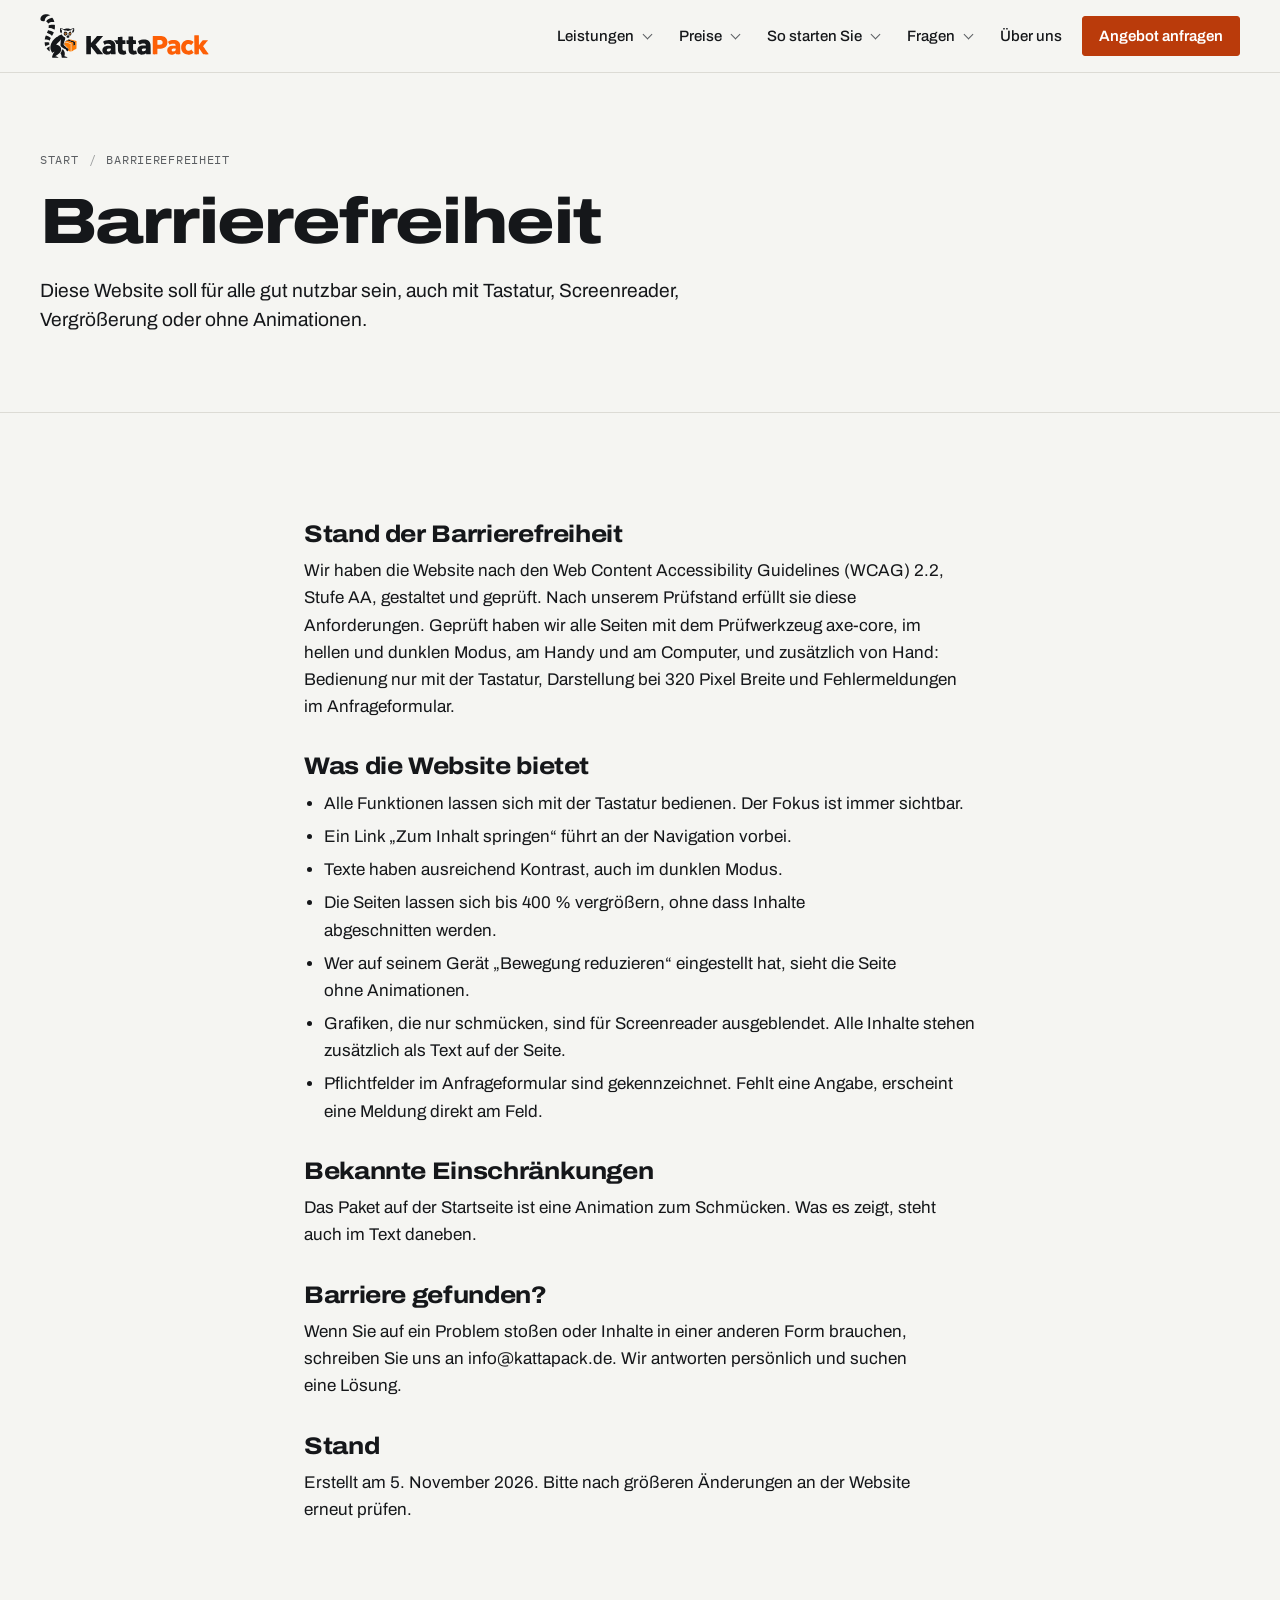
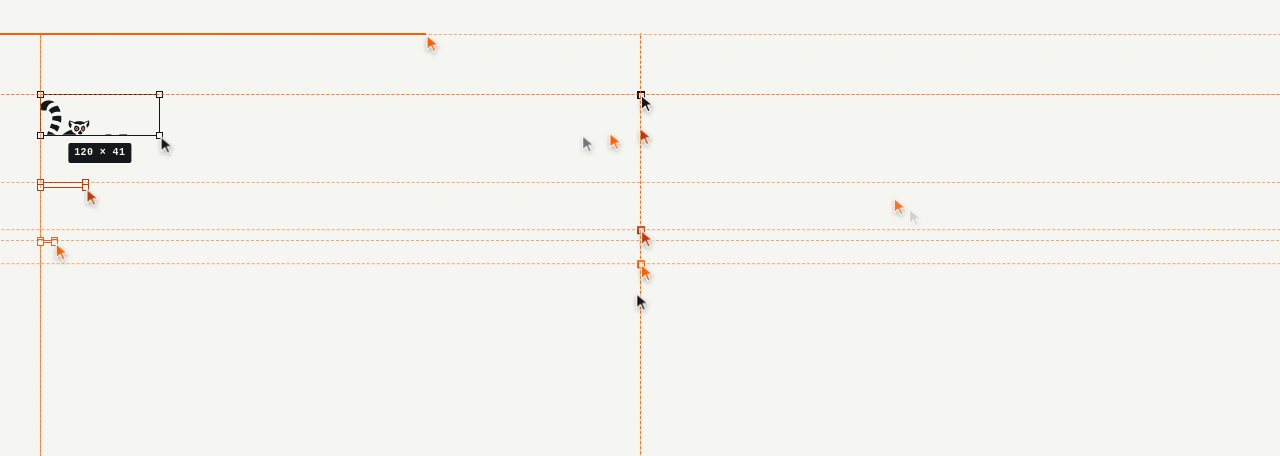
<file: barrierefreiheit.html>
<!doctype html>
<html lang="de">
<head>
<meta charset="utf-8">
<meta name="viewport" content="width=device-width, initial-scale=1, viewport-fit=cover">
<title>Barrierefreiheit · KattaPack</title>
<meta name="description" content="Erklärung zur Barrierefreiheit der Website von KattaPack.">
<meta property="og:type" content="website">
<meta property="og:locale" content="de_DE">
<meta property="og:site_name" content="KattaPack">
<meta property="og:title" content="Barrierefreiheit · KattaPack">
<meta property="og:description" content="Erklärung zur Barrierefreiheit der Website von KattaPack.">
<meta name="theme-color" content="#F5F5F2" media="(prefers-color-scheme: light)">
<meta name="theme-color" content="#111213" media="(prefers-color-scheme: dark)">
<link rel="icon" href="favicon.ico" sizes="32x32">
<link rel="icon" href="favicon.svg" type="image/svg+xml">
<link rel="apple-touch-icon" href="apple-touch-icon.png">
<link rel="stylesheet" href="fonts/fonts.css">
<link rel="stylesheet" href="site.css?v=5508dc8877">
</head>
<body>
<div class="site page-barrierefreiheit"><svg class="sprite" aria-hidden="true" focusable="false"><symbol id="kp-mark" viewBox="301.7 91.7 550.0 661.0"><path fill="currentColor" fill-rule="evenodd" d="M490.5,750.3C490.1,750.2 489.5,750.0 489.0,750.0C488.2,750.0 485.4,748.4 483.9,747.0C482.5,745.7 481.5,743.7 480.8,740.9C480.0,737.2 480.4,734.3 482.6,726.4C487.3,710.1 495.1,691.4 502.7,678.5C503.9,676.5 505.5,673.9 506.2,672.7C507.3,670.7 509.1,668.0 513.8,661.2C516.3,657.5 515.9,657.4 510.8,660.1C505.3,663.0 491.5,670.7 489.4,672.0C487.9,672.9 487.6,673.0 486.9,672.6C485.6,671.9 476.0,662.2 475.3,660.8C474.9,660.1 473.9,658.4 473.0,657.1C468.1,649.9 463.4,640.3 460.9,632.5C459.9,629.2 457.4,618.9 456.8,616.0C455.2,606.2 454.5,589.4 455.5,580.3C456.6,569.3 459.3,557.6 463.4,545.3C465.1,540.2 469.0,530.6 471.2,526.2C480.2,508.3 493.8,489.0 507.0,475.5C509.5,472.9 512.4,469.9 513.5,468.7C518.9,462.9 534.2,449.8 544.2,442.4C547.7,439.8 550.9,437.4 551.3,437.1C553.8,435.2 566.0,427.3 571.3,424.1C580.3,418.7 585.4,416.0 594.1,412.0C607.0,406.0 626.5,398.8 627.5,399.7C627.7,399.9 628.9,401.8 630.0,404.0C634.0,412.0 636.8,415.7 643.0,421.8C650.6,429.2 660.8,435.8 670.5,439.5C672.2,440.2 673.9,441.0 674.2,441.4C675.1,442.4 676.8,447.9 677.5,452.1C678.0,454.8 678.0,456.7 677.9,461.6C677.7,468.2 677.1,471.7 675.2,476.5C673.3,481.2 667.1,498.6 661.0,516.2C659.5,520.6 657.4,527.0 656.8,529.3C653.7,541.3 652.3,547.9 652.3,550.5C652.3,551.7 652.6,552.1 660.9,560.5C665.7,565.3 674.5,574.3 680.7,580.7C700.4,601.1 703.0,603.7 703.8,603.8C704.2,603.9 706.1,604.2 707.9,604.5C709.8,604.8 712.3,605.4 713.4,605.7C714.6,606.0 715.5,606.3 715.6,606.3C715.6,606.3 715.5,605.9 715.2,605.3C714.9,604.8 714.7,604.3 714.8,604.3C714.8,604.3 715.7,604.6 716.7,605.0C721.5,606.6 723.0,607.4 726.5,610.2C731.1,613.8 733.7,616.5 735.7,619.5C737.0,621.6 737.2,622.0 737.3,624.1C737.4,626.2 737.3,626.7 736.6,627.7C735.6,629.2 733.9,630.0 731.7,630.0C729.2,630.0 727.1,629.4 723.4,627.6C719.9,625.8 720.0,625.7 721.0,630.3C721.5,632.9 722.0,634.0 724.5,638.4C726.1,641.2 727.6,643.7 727.9,644.0C728.1,644.3 728.3,645.1 728.3,645.8C728.3,646.9 728.2,647.1 727.7,646.9C727.3,646.8 726.8,647.0 726.5,647.4C725.7,648.3 721.1,649.9 718.1,650.4C715.9,650.7 714.8,650.7 711.5,650.2C703.2,649.1 698.3,646.7 694.4,641.8C691.3,638.0 689.5,633.7 687.8,626.6C687.5,625.4 687.0,624.0 686.7,623.7C686.4,623.3 681.6,620.7 676.0,617.8C667.0,613.2 659.9,609.4 651.5,604.7C650.0,603.9 647.0,602.2 644.7,601.0C637.6,597.2 629.8,592.3 623.1,587.3C615.8,581.9 610.5,575.5 608.3,569.6C607.0,566.0 606.6,560.3 606.8,546.7C607.0,535.8 607.2,531.6 608.2,519.8C608.5,516.4 608.9,510.7 609.2,507.2C609.4,503.7 609.9,498.7 610.2,496.2C610.4,493.6 610.8,489.8 611.0,487.8C611.2,485.7 611.5,483.0 611.7,481.8C612.2,478.2 612.2,474.9 611.8,474.8C611.6,474.7 610.8,475.5 610.1,476.6C608.9,478.5 603.6,486.1 601.2,489.3C598.7,492.7 590.8,502.5 587.8,505.8C575.3,520.1 562.3,532.6 545.9,546.3C543.2,548.5 541.0,550.5 541.0,550.6C541.0,551.2 542.0,551.6 545.0,552.2C549.9,553.1 555.3,554.5 561.3,556.5C577.0,561.8 594.4,573.8 602.5,584.7C607.3,591.2 608.2,592.7 610.0,596.5C613.3,603.4 614.8,608.5 616.3,618.6C617.2,624.8 616.5,633.7 614.3,641.9C612.7,647.9 609.3,656.7 607.5,659.3C607.1,660.0 606.1,661.6 605.4,662.8C604.7,664.1 603.3,666.3 602.3,667.6C601.3,669.0 600.3,670.4 600.0,670.8C598.5,673.0 593.6,678.3 588.7,682.8C580.8,690.1 571.1,697.4 555.8,707.7C553.3,709.5 550.2,711.6 549.0,712.4C547.8,713.2 545.9,714.4 544.8,715.1C543.7,715.7 541.1,717.5 538.9,719.1C536.8,720.6 533.7,722.8 532.0,724.0C530.0,725.4 529.0,726.3 529.1,726.6C529.1,727.0 530.4,727.4 534.4,728.2C547.1,730.8 554.9,733.1 561.5,736.4C568.8,739.9 572.4,742.8 574.5,746.8C576.7,750.9 581.4,750.5 532.9,750.5C509.9,750.5 490.8,750.4 490.5,750.3ZM633.6,750.3C629.9,749.9 627.3,748.1 625.6,744.9C624.3,742.2 623.7,739.2 623.7,735.0C623.7,730.2 623.0,725.6 621.0,715.2C620.9,714.4 620.4,712.6 620.0,711.2C617.1,700.6 613.1,692.4 607.7,686.0C605.9,683.9 605.0,682.6 605.0,682.3C605.0,682.1 606.2,680.5 607.8,678.6C613.8,671.2 619.3,661.9 621.6,655.2C623.2,650.5 624.8,643.9 625.3,639.8C625.8,635.8 626.1,635.3 628.5,633.1C629.6,632.0 632.2,629.4 634.2,627.2C639.1,621.8 639.6,621.3 640.0,621.3C641.1,621.3 647.4,628.4 653.1,636.1C659.9,645.2 665.6,656.0 668.4,665.5C671.6,676.0 672.4,688.8 670.7,701.6C669.6,709.7 668.5,714.5 666.0,723.1C665.2,725.8 665.1,726.5 665.4,726.9C665.6,727.1 667.8,727.6 670.2,728.0C678.0,729.3 686.1,731.2 690.8,732.9C692.1,733.3 693.6,733.8 694.2,734.0C696.6,734.8 704.1,738.8 706.6,740.6C709.9,743.1 711.4,744.8 712.8,747.6C713.6,749.3 713.7,749.7 713.4,750.1C713.0,750.6 708.9,750.6 674.4,750.6C653.2,750.5 634.8,750.4 633.6,750.3ZM441.7,650.2C434.9,646.8 428.2,642.7 424.0,639.4C418.6,635.0 410.7,626.9 407.3,622.3C406.7,621.4 405.2,619.5 404.1,618.0C401.2,614.3 398.0,609.3 398.2,609.0C398.3,608.8 398.9,608.4 399.5,608.2C400.1,607.9 401.7,606.8 403.1,605.8C415.5,596.0 414.5,596.7 420.4,592.8C424.5,590.1 429.5,587.3 438.0,582.9C440.3,581.7 440.9,581.3 441.1,580.5C441.7,578.5 442.3,577.3 443.2,576.8C444.0,576.3 444.1,576.3 444.7,576.8C445.8,577.9 445.8,579.2 444.5,585.0C443.9,588.0 443.3,591.6 443.2,593.0C443.0,594.4 442.7,596.6 442.5,598.0C441.7,602.5 441.2,608.7 441.5,612.2C441.6,614.0 441.8,617.6 442.0,620.2C442.3,626.1 443.3,633.6 444.5,639.2C445.4,643.1 447.0,649.8 447.4,650.9C447.7,652.1 447.6,652.7 446.9,652.7C446.7,652.7 444.3,651.6 441.7,650.2ZM382.1,579.4C381.3,577.6 378.3,570.2 376.0,564.5C375.1,562.3 374.3,560.1 374.2,559.5C374.0,558.9 373.7,557.8 373.5,557.0C372.9,554.9 371.7,548.8 371.0,544.5C370.2,539.1 369.6,532.0 369.4,524.3L369.2,516.1L370.2,515.0L371.3,513.8L373.2,514.6C375.0,515.4 375.0,515.4 381.0,515.0C388.6,514.4 405.3,514.7 410.5,515.5C412.5,515.8 415.8,516.3 417.8,516.5C419.8,516.8 424.1,517.7 427.3,518.4C431.9,519.4 433.4,519.6 435.1,519.4C437.8,519.2 438.1,519.5 437.9,522.2C436.8,535.4 436.9,537.8 438.3,548.1C439.2,554.0 439.2,555.1 438.3,555.9C437.6,556.5 437.6,556.5 436.3,555.7C435.2,555.1 434.6,555.0 433.4,555.2C431.3,555.4 424.6,556.9 422.3,557.6C410.2,561.0 394.6,568.5 387.6,574.3C383.8,577.4 383.3,578.1 383.4,579.5C383.6,581.3 382.9,581.3 382.1,579.4ZM798.0,571.4C797.6,571.0 797.5,566.6 797.3,547.2C797.2,534.2 797.1,523.5 797.1,523.5C795.0,522.6 794.0,522.2 791.7,521.3C790.1,520.7 787.4,519.8 785.7,519.1C783.9,518.5 781.7,517.7 780.7,517.3C779.7,517.0 777.3,516.1 775.5,515.3C773.7,514.6 771.4,513.7 770.5,513.3C769.6,513.0 767.9,512.3 766.7,511.8C765.5,511.3 761.8,509.9 758.5,508.7C755.2,507.4 751.3,505.9 749.8,505.3C748.4,504.8 745.5,503.7 743.5,503.0C741.6,502.3 738.0,500.9 735.5,499.8C733.1,498.8 730.3,497.7 729.3,497.4C728.3,497.0 726.2,496.2 724.7,495.7C723.1,495.1 720.5,494.2 719.0,493.6L716.1,492.6L711.8,494.5C707.3,496.5 706.0,497.0 698.2,500.2C695.6,501.2 692.9,502.3 692.2,502.6C690.3,503.5 689.1,504.0 687.0,504.7C684.6,505.4 678.3,507.9 677.9,508.3C677.4,508.6 676.0,508.2 676.0,507.7C676.0,507.5 675.8,507.4 675.6,507.4C675.4,507.5 675.2,507.3 675.1,507.0C675.0,506.7 675.5,506.2 676.3,505.7C677.1,505.2 678.3,504.4 679.1,503.8C684.4,500.0 700.1,490.8 708.7,486.6C729.5,476.4 730.4,475.9 731.4,476.1C731.9,476.2 732.3,476.2 732.3,476.0C732.3,475.9 732.7,475.6 733.1,475.4C733.7,475.2 734.2,475.3 735.3,475.7C736.9,476.4 737.9,476.8 743.8,478.9C745.9,479.6 748.5,480.6 749.7,481.1C753.2,482.5 755.5,483.3 761.0,485.2C763.8,486.2 767.0,487.3 768.0,487.7C769.0,488.1 770.4,488.6 771.2,488.8C771.9,489.1 774.2,489.9 776.3,490.7C780.4,492.2 784.4,493.5 788.2,494.8C789.4,495.2 792.2,496.3 794.3,497.1C796.4,497.9 801.2,499.6 804.8,500.8C808.5,502.1 812.2,503.4 813.0,503.7C813.8,504.1 815.0,504.5 815.6,504.7C818.3,505.3 825.5,508.3 826.1,509.0C826.7,509.7 826.7,511.1 826.6,534.3C826.5,555.5 826.4,559.0 826.0,559.6C825.7,560.1 821.1,562.5 813.5,566.2C803.2,571.2 801.4,572.0 800.0,572.0C798.9,572.0 798.3,571.8 798.0,571.4ZM668.0,556.3C667.7,556.1 666.9,555.2 666.3,554.3C665.7,553.3 664.5,551.6 663.6,550.5C662.5,549.2 662.0,548.3 662.1,547.9C662.2,547.5 662.4,546.5 662.6,545.7C662.8,544.8 663.4,542.1 664.0,539.7C666.7,527.8 667.2,526.0 667.8,524.4C668.1,523.8 668.2,523.1 668.1,522.8C668.0,522.4 668.2,522.3 669.1,522.3L670.2,522.3L670.4,532.6C670.8,550.3 670.8,556.7 670.2,556.7C669.9,556.7 669.6,556.5 669.5,556.3C669.3,556.1 669.1,556.1 668.9,556.3C668.6,556.5 668.3,556.5 668.0,556.3ZM441.7,493.6C441.5,493.4 441.3,492.8 441.3,492.3C441.3,490.7 441.0,490.4 438.2,488.9C434.0,486.6 419.8,481.0 415.5,480.0C415.0,479.9 413.1,479.4 411.3,478.9C401.2,476.3 390.3,474.9 380.3,474.8C375.0,474.8 374.7,474.9 373.8,475.6C372.1,476.9 371.4,477.2 370.8,476.7C370.5,476.4 370.4,475.9 370.5,475.5C370.6,475.1 370.8,473.0 371.0,470.7C371.7,462.3 373.4,452.6 375.2,446.7C375.6,445.3 376.2,443.2 376.5,442.0C377.0,440.0 379.6,432.0 380.8,428.8C381.9,425.7 386.7,414.8 387.2,414.3C388.2,413.2 389.0,413.2 389.9,414.1C390.9,415.0 392.7,415.7 402.8,419.0C420.8,424.9 439.2,434.4 456.6,446.9C458.9,448.5 459.1,448.6 460.6,448.4C463.3,448.1 463.3,448.6 461.0,453.2C455.2,464.9 447.3,483.1 445.2,489.7C444.0,493.3 442.8,494.7 441.7,493.6ZM713.5,448.8C710.8,448.4 709.7,448.1 707.0,446.8C701.0,443.8 694.7,436.3 694.7,432.3C694.7,431.1 694.9,430.7 696.4,429.1C698.0,427.4 704.0,422.7 706.9,420.7C708.7,419.5 710.2,417.3 713.5,410.5C716.9,403.4 717.0,403.3 720.3,403.3C722.1,403.3 722.5,403.4 723.6,404.5C724.9,405.7 725.5,406.7 728.8,413.7C730.9,418.1 730.9,418.2 734.9,422.2C737.1,424.4 739.5,427.0 740.2,428.1C741.4,429.9 741.4,430.1 741.3,432.3C741.0,436.5 738.0,441.1 733.3,444.6C730.2,447.0 727.3,448.2 723.3,448.8C719.6,449.4 718.0,449.4 713.5,448.8ZM477.7,418.8C477.0,418.5 476.3,418.1 476.0,418.0C475.4,417.7 474.8,416.5 474.5,415.3C474.4,414.5 471.1,411.7 463.1,405.7C457.6,401.5 456.0,400.4 450.4,397.0C438.6,389.9 427.5,384.7 416.1,380.8C411.9,379.3 409.3,378.8 405.3,378.5C404.5,378.5 403.7,378.4 403.4,378.4C402.6,378.3 402.7,377.0 403.5,375.1C405.3,371.2 408.3,364.0 408.3,363.7C408.3,363.6 409.4,361.0 410.6,358.0C411.9,355.0 414.3,348.9 416.0,344.4C419.0,336.4 419.6,334.9 420.5,334.5C420.8,334.4 422.3,335.0 424.0,335.8C425.6,336.7 427.3,337.3 427.7,337.3C428.1,337.3 429.0,337.5 429.6,337.6C430.3,337.8 432.0,338.2 433.5,338.5C444.4,340.7 457.9,344.7 467.6,348.5C470.2,349.5 472.4,350.3 472.5,350.3C472.6,350.3 475.6,351.7 479.2,353.3C485.4,356.1 495.3,361.3 499.7,363.9C501.7,365.1 502.7,365.2 504.0,364.5C504.8,364.0 505.7,364.3 505.7,365.1C505.7,365.8 499.0,383.0 496.7,388.3C494.1,394.4 489.6,403.1 486.5,408.2C484.7,411.1 482.5,414.7 481.6,416.2C480.3,418.4 479.4,419.5 478.9,419.3C478.9,419.3 478.3,419.1 477.7,418.8ZM674.4,418.2C668.0,413.5 662.6,408.2 660.2,404.1C658.3,400.8 655.9,394.2 655.3,390.4C654.3,383.8 656.6,374.3 660.7,367.7C664.6,361.5 671.8,354.0 673.8,354.0C675.4,354.0 684.9,357.4 689.5,359.7C697.2,363.3 700.8,366.0 704.5,370.5C707.2,373.8 709.1,377.6 710.0,381.5C710.6,384.1 710.7,385.2 710.6,389.2C710.4,394.0 709.9,395.9 708.0,399.6C707.0,401.5 704.1,404.6 701.2,406.8C698.3,408.9 677.8,419.3 676.5,419.3C676.1,419.3 675.2,418.8 674.4,418.2ZM747.8,416.7C738.6,410.3 732.0,404.7 730.3,402.0C728.0,398.1 726.8,392.5 727.1,386.4C727.3,381.9 727.9,379.6 729.7,375.7C733.6,367.3 741.2,361.2 754.3,355.8C755.8,355.2 757.2,354.7 757.5,354.7C758.3,354.7 759.5,356.0 761.8,359.4C766.3,366.0 769.3,373.2 770.3,379.3C770.8,382.4 770.8,388.9 770.3,391.5C769.3,396.9 766.8,402.9 763.4,407.9C760.8,411.9 753.2,419.0 751.7,419.0C751.4,419.0 749.6,418.0 747.8,416.7ZM684.9,398.9C690.4,397.7 695.1,391.7 694.5,386.5C694.1,383.0 690.9,378.4 687.7,376.8C684.2,375.1 681.4,374.9 678.4,376.3C674.6,378.1 671.9,381.1 670.8,385.0C670.4,386.5 670.3,387.2 670.6,388.8C671.3,392.3 673.9,395.9 677.3,397.9C677.8,398.1 681.8,399.3 682.5,399.3C682.7,399.3 683.8,399.1 684.9,398.9ZM750.7,399.0C751.2,398.9 751.9,398.6 752.4,398.5C752.9,398.4 754.4,397.3 755.8,395.9C758.7,392.9 759.8,390.5 759.8,387.0C759.8,385.2 759.6,384.5 758.7,382.7C757.4,380.4 755.2,378.0 753.6,377.1C751.4,376.0 749.4,375.6 748.1,376.0C744.1,377.3 741.2,379.9 739.2,384.1C737.0,388.4 737.6,391.2 741.2,395.3C744.1,398.5 748.1,400.1 750.7,399.0ZM745.9,395.0C743.1,394.1 741.7,391.8 741.7,387.7C741.7,384.4 742.1,383.0 743.5,381.7C744.7,380.5 746.3,380.0 748.8,380.0C752.2,380.0 754.3,381.3 755.5,384.1C756.1,385.5 756.2,388.9 755.6,390.8C754.7,394.1 749.9,396.2 745.9,395.0ZM678.3,394.3C677.2,393.7 676.6,393.1 675.9,391.7C675.0,390.0 675.0,389.6 675.1,386.8C675.2,384.1 675.3,383.6 676.1,382.4C677.4,380.4 679.1,379.7 682.4,379.7C684.5,379.7 685.2,379.8 686.7,380.6C689.3,381.9 689.7,382.7 689.9,386.6C690.1,390.7 689.5,392.4 687.3,393.9C686.1,394.7 685.5,394.8 682.9,394.9C680.2,395.0 679.6,395.0 678.3,394.3ZM621.5,382.1C616.1,379.1 609.6,373.2 606.6,368.6C604.9,366.1 602.3,360.4 601.1,356.8C599.2,351.1 598.8,348.1 598.9,338.3C598.9,333.0 599.0,328.6 599.3,327.3C599.5,326.1 599.9,323.8 600.2,322.2C601.1,316.5 604.9,303.8 606.0,302.6C606.5,302.1 607.0,302.0 608.2,302.2C613.0,302.8 625.9,306.5 631.5,308.9C636.9,311.2 645.6,315.4 649.8,317.6C652.4,319.0 654.9,320.3 655.3,320.6C656.6,321.2 657.0,321.1 660.0,319.7C661.6,319.0 663.5,318.2 664.3,317.9C665.2,317.6 667.7,316.7 670.1,315.9C676.6,313.6 683.4,311.9 693.0,310.4C698.3,309.6 717.2,309.6 722.0,310.4C723.7,310.7 726.4,311.1 727.8,311.4C736.5,312.6 744.9,315.3 755.2,319.9L759.3,321.7L765.4,318.5C777.7,312.2 789.7,307.5 800.8,304.7C809.8,302.5 809.6,302.5 810.6,305.9C812.6,312.5 813.1,317.4 813.1,328.0C813.1,336.0 813.0,337.7 812.4,341.3C811.1,348.6 808.1,356.5 804.5,362.0C801.2,367.2 793.3,375.1 788.6,378.1C786.8,379.2 786.7,378.8 786.7,373.7C786.7,366.5 785.7,360.9 783.4,353.8C782.6,351.6 782.0,349.5 782.0,349.1C782.0,348.8 782.6,347.6 783.4,346.6C784.2,345.6 785.7,343.6 786.9,342.1C790.5,337.4 794.3,331.0 798.4,322.8C802.5,314.7 802.7,313.8 801.1,313.9C796.5,314.2 770.1,325.9 766.7,329.1C766.1,329.7 763.7,332.4 761.5,335.2L757.4,340.1L749.9,340.0C743.9,340.0 741.8,340.1 739.4,340.5C734.6,341.4 728.7,343.6 723.0,346.5C721.0,347.5 719.0,348.3 718.5,348.3C718.1,348.3 716.8,347.9 715.7,347.3C711.6,345.3 702.0,341.8 696.8,340.5C692.0,339.3 682.8,339.1 673.0,339.9L670.5,340.1L668.3,338.6C665.3,336.7 661.1,334.3 654.8,330.9C651.9,329.4 647.9,327.1 645.8,326.0C634.6,319.7 613.9,311.5 613.0,313.0C612.7,313.4 615.7,320.4 619.1,327.2C621.3,331.7 626.8,340.6 630.1,345.1C631.1,346.6 632.0,348.0 632.0,348.2C632.0,348.4 631.1,350.4 630.0,352.7C625.8,361.6 624.4,367.3 624.1,376.6C624.0,380.2 623.8,382.4 623.5,382.6C623.3,382.9 622.6,382.6 621.5,382.1ZM515.4,327.9C514.9,327.4 514.9,325.7 515.3,324.5C515.6,323.9 515.6,323.4 515.3,323.0C514.9,322.2 505.1,317.3 499.8,315.2C489.9,311.3 484.8,309.6 479.2,308.0C477.9,307.6 476.4,307.2 475.8,307.0C471.3,305.6 460.8,303.5 453.5,302.5C441.5,300.9 434.1,300.5 431.8,301.5C430.2,302.2 429.2,302.1 428.5,301.3C427.9,300.7 427.9,300.5 428.4,296.6C428.7,294.3 429.2,289.6 429.4,286.0C429.7,280.3 429.7,278.7 429.2,273.2C428.3,263.8 428.3,263.7 429.6,262.8C430.3,262.3 431.3,262.0 432.1,262.0C432.8,262.0 435.8,261.3 438.8,260.5C441.7,259.7 445.2,258.8 446.5,258.6C447.8,258.3 450.2,257.7 451.8,257.4C459.2,255.7 472.5,254.2 483.0,253.7C490.8,253.4 502.0,253.7 510.7,254.5L516.5,255.1L518.2,254.2C520.2,253.2 520.8,253.1 521.3,253.8C521.6,254.1 522.0,257.4 522.4,261.9C523.4,272.2 523.4,294.0 522.6,301.3C521.5,310.1 521.4,310.9 519.3,319.7C517.8,325.8 517.4,326.9 516.4,327.7C515.9,328.2 515.7,328.2 515.4,327.9ZM422.4,238.2C417.9,226.9 414.0,220.1 408.3,214.2C403.6,209.3 396.3,204.1 392.0,202.6C385.8,200.4 385.3,200.2 385.3,199.5C385.3,198.8 386.4,198.9 389.2,199.9C390.6,200.3 392.0,200.6 392.3,200.5C392.7,200.4 393.9,199.0 395.0,197.4C402.6,186.9 412.0,177.5 421.2,171.3C428.0,166.6 434.2,163.3 443.8,159.2C450.7,156.2 461.5,153.0 469.0,151.7C478.1,150.1 478.4,150.0 480.6,148.7C481.7,147.9 482.9,147.3 483.3,147.3C484.0,147.3 486.1,150.2 492.5,159.7C495.8,164.5 502.7,177.4 504.6,182.0C507.7,189.6 509.0,193.2 510.1,196.7C511.8,202.3 512.9,206.5 513.4,209.1C513.8,211.4 513.8,211.4 513.0,212.0C512.0,212.9 510.8,212.8 509.2,211.8L507.9,210.8L496.7,210.8C485.6,210.9 480.6,211.2 474.8,212.2C473.4,212.5 471.0,212.9 469.5,213.1C458.7,215.0 444.4,220.0 434.4,225.5C430.7,227.5 425.4,230.9 424.7,231.8C424.5,232.1 424.2,233.4 424.2,234.9C424.1,237.4 423.7,239.0 423.0,239.0C422.8,239.0 422.5,238.7 422.4,238.2ZM342.2,200.1C334.9,199.6 324.0,196.5 317.0,193.0C313.2,191.1 307.9,184.5 305.7,179.0C301.5,168.5 304.0,152.9 312.3,137.7C319.9,123.6 333.8,110.4 349.0,102.9C358.0,98.4 366.0,95.9 376.3,94.4C382.3,93.5 400.2,93.7 406.4,94.6C416.4,96.1 427.6,99.6 435.3,103.5C443.3,107.6 445.6,108.9 448.7,111.2C452.7,114.2 453.2,114.7 452.7,115.6C451.9,117.1 449.9,117.4 448.1,116.3C447.0,115.6 446.8,115.6 443.7,115.9C438.7,116.5 436.2,117.0 429.4,119.0C418.4,122.1 405.5,128.4 398.7,133.9C394.8,137.1 389.0,143.1 386.3,146.6C380.0,155.1 376.1,163.1 372.8,174.5C371.6,178.8 370.2,187.7 369.8,193.6C369.7,195.8 369.4,197.9 369.2,198.2C368.8,198.8 365.5,199.4 359.7,200.0C356.7,200.3 346.1,200.4 342.2,200.1Z"/><path fill="#FD7C05" fill-rule="evenodd" d="M759.0,656.8C758.5,656.6 757.0,656.2 755.6,656.0C754.3,655.7 752.7,655.3 752.2,655.0C751.1,654.4 746.4,652.8 739.7,650.8C737.4,650.2 734.8,649.3 734.0,649.0C733.2,648.7 731.3,648.0 729.9,647.6C728.1,647.0 727.2,646.5 726.9,646.1C726.7,645.7 725.1,642.9 723.4,640.0C720.6,635.2 720.2,634.3 719.6,631.6C719.3,629.9 719.0,627.6 719.0,626.5C719.0,623.6 719.3,623.5 724.2,626.0C726.4,627.0 729.0,628.1 730.0,628.3C731.7,628.7 732.1,628.7 733.2,628.1C735.0,627.3 736.1,625.5 735.9,624.0C735.6,622.5 733.2,618.9 730.8,616.5C727.7,613.3 721.8,608.7 719.7,608.0C717.3,607.1 715.3,606.0 715.3,605.7C715.3,605.5 714.6,604.5 713.8,603.5C712.9,602.5 711.5,600.9 710.7,600.0C709.9,599.0 707.5,596.3 705.3,594.0C703.2,591.7 699.2,587.4 696.6,584.3C693.9,581.3 689.0,576.1 685.8,572.7C682.6,569.3 678.8,565.1 677.3,563.5C675.8,561.9 674.1,560.2 673.5,559.9C672.9,559.6 672.1,558.8 671.7,558.2C671.3,557.5 670.6,556.8 670.2,556.7L669.3,556.3L669.3,551.8C669.2,532.8 669.0,523.9 668.5,523.4C667.8,522.8 667.9,522.2 668.7,519.9C669.0,518.9 669.3,517.8 669.3,517.5C669.3,517.2 669.6,516.7 670.0,516.3C670.6,515.7 670.9,515.7 672.3,515.9C673.1,516.0 674.7,516.4 675.7,516.7C676.7,517.1 678.9,517.7 680.5,518.2C682.1,518.6 684.6,519.3 686.0,519.7C687.4,520.1 690.0,520.7 691.8,521.2C693.7,521.7 695.5,522.2 696.0,522.3C697.0,522.7 701.4,524.0 705.5,525.1C707.1,525.6 709.4,526.3 710.5,526.7C711.6,527.1 713.6,527.6 715.0,527.9C716.4,528.2 718.2,528.6 719.0,528.9C719.8,529.2 722.5,530.0 725.0,530.7C727.5,531.4 730.8,532.4 732.3,532.9C733.9,533.3 735.5,533.9 736.0,534.0C736.5,534.1 738.3,534.7 740.2,535.2C742.0,535.6 744.9,536.5 746.6,537.0C748.3,537.6 750.0,538.0 750.4,538.0C750.7,538.0 751.4,538.2 751.9,538.4C752.4,538.7 754.0,539.2 755.5,539.5C758.9,540.2 760.8,540.9 761.3,541.5C761.9,542.2 761.9,656.2 761.3,656.9C760.8,657.5 760.1,657.4 759.0,656.8ZM770.6,655.4C770.4,655.3 770.3,628.9 770.3,596.7C770.3,564.5 770.2,537.7 770.0,537.2C769.9,536.6 769.4,536.0 768.8,535.6C767.8,535.0 761.8,533.1 758.2,532.2C756.3,531.7 751.4,530.3 748.5,529.3C747.4,528.9 745.5,528.4 744.3,528.2C743.1,528.0 740.5,527.2 738.5,526.6C736.5,526.0 733.4,525.0 731.7,524.5C724.0,522.3 721.4,521.5 719.7,520.9C718.8,520.5 717.1,520.0 716.1,519.8C713.6,519.2 707.4,517.5 706.3,517.1C705.9,516.9 704.9,516.6 704.2,516.4C703.4,516.2 701.6,515.7 700.0,515.2C698.4,514.8 696.3,514.2 695.2,514.0C694.1,513.8 692.7,513.4 692.1,513.1C691.4,512.8 689.6,512.3 688.2,512.0C684.4,511.1 676.9,508.6 676.2,507.9C676.0,507.8 676.0,507.5 676.3,507.2C676.8,506.7 682.4,504.4 685.7,503.3C687.8,502.6 689.0,502.2 690.8,501.3C691.6,501.0 694.3,499.8 696.8,498.8C704.6,495.7 706.0,495.1 710.3,493.2C712.6,492.2 715.0,491.3 715.5,491.2C716.5,491.0 718.7,491.6 726.0,494.3C727.6,494.9 729.7,495.7 730.7,496.0C731.7,496.4 734.5,497.5 736.9,498.5C739.3,499.5 742.9,500.9 744.9,501.6C746.9,502.4 749.7,503.4 751.2,504.0C752.6,504.6 756.5,506.1 759.8,507.3C763.1,508.6 766.8,510.0 768.0,510.5C769.2,511.0 770.9,511.7 771.8,512.0C772.8,512.3 775.0,513.2 776.8,514.0C778.7,514.7 781.0,515.6 782.0,516.0C783.0,516.3 785.3,517.1 787.0,517.8C788.7,518.4 791.6,519.5 793.4,520.1C797.0,521.4 798.0,521.9 798.4,522.5C798.5,522.7 798.7,533.1 798.7,545.7C798.7,558.2 798.8,568.9 799.0,569.3C799.1,569.7 799.4,570.2 799.7,570.4C800.3,570.8 823.9,559.4 824.7,558.3C825.1,557.6 825.2,554.3 825.3,534.3C825.4,512.3 825.3,511.1 824.8,510.4C824.2,509.7 817.0,506.7 814.3,506.0C813.6,505.8 812.4,505.4 811.6,505.1C810.8,504.7 807.2,503.4 803.5,502.2C799.8,500.9 795.1,499.2 793.0,498.4C790.9,497.6 788.1,496.6 786.8,496.1C783.1,494.9 779.1,493.5 775.0,492.0C772.9,491.2 770.6,490.4 769.8,490.2C769.1,489.9 767.7,489.4 766.7,489.0C765.7,488.6 762.5,487.5 759.7,486.5C754.2,484.6 751.9,483.8 748.3,482.4C747.1,482.0 744.5,481.0 742.5,480.3C736.6,478.1 735.6,477.8 733.9,477.0C733.0,476.7 732.3,476.2 732.3,476.1C732.3,475.7 734.5,474.7 738.2,473.5C740.8,472.6 741.0,472.5 742.9,473.0C744.0,473.2 746.2,473.7 747.8,474.0C749.5,474.4 751.6,474.9 752.5,475.2C753.4,475.4 757.0,476.3 760.5,477.2C764.0,478.0 767.4,478.9 768.0,479.2C768.6,479.4 770.4,479.8 771.8,480.0C774.4,480.3 782.3,482.2 784.5,483.0C785.5,483.3 796.6,485.8 798.5,486.1C799.1,486.2 799.9,486.4 800.5,486.6C801.1,486.8 802.7,487.2 804.2,487.5C805.6,487.8 808.4,488.5 810.3,489.0C812.3,489.5 814.6,490.0 815.5,490.2C816.4,490.3 817.9,490.6 818.8,490.8C819.8,491.1 821.9,491.6 823.7,492.0C825.4,492.3 827.3,492.8 827.8,493.0C828.4,493.2 830.3,493.7 832.1,494.0C833.9,494.4 835.7,494.8 836.0,495.0C836.4,495.2 838.1,495.6 839.9,495.8C843.5,496.4 848.4,497.8 849.0,498.5C849.3,498.8 849.4,515.3 849.3,554.6C849.3,607.8 849.3,610.2 848.7,611.0C848.4,611.5 846.9,612.5 845.3,613.4C842.7,614.8 838.8,617.0 833.1,620.3C831.8,621.0 830.6,621.7 830.4,621.7C830.3,621.7 829.6,622.1 829.0,622.5C828.3,623.0 827.1,623.7 826.2,624.2C825.2,624.6 823.5,625.6 822.3,626.4C821.1,627.1 818.1,628.9 815.5,630.3C812.9,631.7 809.9,633.4 808.8,634.1C804.1,636.8 802.0,638.0 801.7,638.0C801.5,638.0 800.8,638.4 800.2,639.0C799.6,639.6 798.8,640.0 798.5,640.0C798.1,640.0 797.4,640.3 797.0,640.6C796.5,640.9 795.5,641.6 794.8,642.1C794.0,642.6 790.5,644.6 787.0,646.6C777.5,651.9 776.2,652.7 775.7,653.2C775.2,653.5 771.2,655.7 770.9,655.7C770.8,655.7 770.7,655.6 770.6,655.4ZM746.1,400.5C742.6,399.6 739.3,396.8 737.4,393.2C736.7,391.7 736.5,391.1 736.5,388.5C736.5,385.6 736.6,385.3 737.8,382.8C743.0,372.2 754.6,371.4 760.0,381.4C761.1,383.4 761.2,383.6 761.2,387.0C761.2,392.0 760.4,393.9 757.1,397.2C755.7,398.6 754.3,399.7 753.8,399.8C753.2,400.0 752.5,400.2 752.1,400.4C750.7,400.9 747.9,401.0 746.1,400.5ZM678.7,400.0C676.2,399.4 676.1,399.4 673.9,397.7C672.1,396.3 669.9,392.9 669.4,390.7C668.5,387.0 669.2,383.1 671.1,380.0C672.6,377.8 674.4,376.3 677.1,375.0C678.9,374.1 679.5,374.0 682.0,374.0C687.8,374.0 691.8,376.3 694.6,381.3C695.6,383.1 695.7,383.7 695.9,386.6C696.1,390.5 695.5,392.7 693.3,395.5C689.9,399.9 684.6,401.6 678.7,400.0ZM750.9,393.3C752.9,392.6 754.7,389.8 754.7,387.4C754.7,385.2 752.4,382.2 750.3,381.7C745.3,380.3 741.5,385.4 743.6,390.4C744.9,393.3 747.8,394.5 750.9,393.3ZM686.0,392.5C688.0,391.2 688.8,389.2 688.5,386.5C688.4,385.4 688.1,384.1 687.7,383.7C686.9,382.5 683.8,381.0 682.4,381.0C679.2,381.0 676.7,383.5 676.4,386.8C676.2,389.3 677.6,391.8 679.7,392.9C681.7,394.0 684.0,393.8 686.0,392.5Z"/></symbol><symbol id="kp-word" viewBox="165.7 772.7 858.3 139.3"><path fill="currentColor" fill-rule="evenodd" d="M309.3,909.8C308.9,909.7 307.4,909.5 306.2,909.3C295.1,907.6 286.5,901.6 282.4,892.8C279.6,886.6 279.0,877.6 281.0,870.7C282.4,865.9 285.4,860.9 288.9,857.6C296.4,850.5 311.5,846.5 326.3,847.6C329.2,847.9 333.0,848.3 334.8,848.5C338.8,849.1 339.3,848.9 339.3,846.4C339.3,842.6 337.3,838.3 334.6,836.3C332.1,834.5 326.4,833.0 322.0,833.0C319.8,833.0 313.8,833.8 311.8,834.4C307.3,835.7 303.9,837.0 299.9,839.0C298.5,839.8 297.0,840.3 296.6,840.3C295.8,840.2 294.2,837.3 288.3,826.0C285.5,820.6 285.3,820.1 285.7,819.4C286.6,817.8 294.9,813.5 301.7,811.2C315.0,806.5 333.7,806.1 345.5,810.3C359.3,815.2 366.3,822.9 369.5,836.6C370.5,841.0 370.7,845.1 371.0,866.0C371.2,883.4 371.3,887.7 371.8,890.2C372.5,893.9 372.6,906.6 371.9,907.3C371.4,907.8 341.3,907.8 340.7,907.3C340.5,907.0 340.3,905.7 340.3,903.6C340.3,899.7 340.0,899.3 338.1,901.1C334.2,904.8 328.0,907.7 321.2,909.2C319.1,909.6 310.8,910.1 309.3,909.8ZM553.5,909.8C547.2,909.0 543.3,907.8 538.9,905.6C535.6,904.0 533.1,902.1 530.6,899.4C521.1,889.1 520.9,870.0 530.2,858.3C534.8,852.3 544.5,847.6 555.1,846.0C563.6,844.7 567.9,844.7 579.4,846.1C583.3,846.5 583.7,846.3 583.7,844.1C583.7,837.5 579.8,833.1 572.5,831.5C569.3,830.8 561.2,830.9 557.5,831.8C552.4,833.0 545.5,835.9 542.0,838.2C541.3,838.7 540.6,838.9 540.3,838.8C539.7,838.6 529.3,818.0 529.3,817.1C529.3,816.1 532.1,814.3 538.2,811.3C545.9,807.6 552.9,805.6 563.0,804.5C568.6,803.9 573.8,804.0 580.5,804.8C589.5,806.0 598.5,809.9 604.1,815.0C609.5,820.0 612.9,825.8 614.8,833.9C616.4,840.3 616.6,844.3 616.7,867.2C616.7,878.7 616.8,889.1 617.0,890.3C617.5,893.6 617.4,906.8 616.9,907.3C616.4,907.8 586.3,907.8 585.7,907.3C585.5,907.0 585.3,905.7 585.3,903.8C585.3,901.4 585.2,900.6 584.9,900.5C584.6,900.4 582.7,901.4 580.7,902.8C575.5,906.4 571.6,908.1 565.5,909.3C563.5,909.7 555.4,910.1 553.5,909.8ZM415.5,909.2C409.1,908.2 402.1,904.9 398.1,901.0C394.2,897.3 391.2,891.4 389.8,885.1C388.6,879.0 388.3,874.3 388.4,855.4C388.4,841.5 388.3,836.8 388.0,836.5C387.7,836.1 386.6,836.0 382.6,836.0C379.3,836.0 377.6,835.9 377.5,835.6C377.3,835.4 376.7,833.6 376.0,831.6C373.4,824.2 369.2,817.5 364.1,812.7C362.3,810.9 361.3,809.8 361.5,809.5C361.6,809.1 363.5,809.0 374.4,809.0C386.4,809.0 387.3,809.0 387.8,808.4C388.3,807.9 388.3,806.6 388.3,798.1C388.3,786.7 388.1,787.5 392.2,787.0C395.3,786.7 399.8,786.1 403.3,785.7C404.7,785.5 406.9,785.3 408.2,785.2C409.4,785.1 412.0,784.7 413.9,784.5C415.7,784.2 417.9,784.0 418.7,784.1L420.2,784.2L420.3,796.1C420.5,807.4 420.5,808.1 421.1,808.5C421.7,808.9 423.5,809.0 430.5,809.0C441.1,809.0 440.3,808.6 440.3,814.3C440.3,816.4 440.5,819.4 440.6,820.8C441.2,826.1 441.5,834.9 441.0,835.5C440.6,835.9 439.2,836.0 431.0,836.0C422.5,836.0 421.4,836.1 421.0,836.6C420.6,837.0 420.5,840.2 420.4,853.6C420.2,874.0 420.5,876.4 423.2,879.6C426.0,883.0 432.3,883.6 438.6,881.1C440.1,880.5 440.9,880.3 441.3,880.5C441.8,880.9 442.3,882.2 443.7,888.0C444.2,890.3 445.3,894.6 446.0,897.6C447.1,901.8 447.3,903.3 447.1,903.8C446.5,905.0 442.3,906.9 437.3,908.2C431.8,909.6 421.3,910.1 415.5,909.2ZM488.8,909.0C478.9,907.2 471.2,902.0 467.2,894.4C465.5,891.0 464.6,888.7 463.7,884.5C463.0,881.7 462.9,880.1 462.7,861.5C462.5,850.5 462.5,840.6 462.6,839.6C462.7,837.9 462.7,837.5 462.0,836.8C461.2,836.0 461.1,836.0 455.6,836.0C451.6,836.0 450.0,835.9 449.7,835.6C449.1,834.8 448.0,821.1 448.0,813.9C448.0,810.8 448.1,809.9 448.5,809.5C449.0,809.1 450.0,809.0 455.2,809.0C460.3,809.0 461.4,808.9 461.8,808.5C462.3,808.0 462.3,806.7 462.4,799.7C462.4,795.2 462.4,789.8 462.4,787.8C462.3,784.7 462.3,784.0 462.8,783.6C463.3,783.1 464.8,783.0 478.5,783.0C489.7,783.0 493.6,783.1 493.9,783.4C494.2,783.7 494.3,786.9 494.3,795.7L494.3,807.6L495.1,808.3C495.9,809.0 496.1,809.0 504.5,809.0C510.8,809.0 513.3,809.1 513.6,809.4C513.8,809.6 514.0,810.8 514.0,812.5C514.0,814.0 514.3,819.6 514.7,825.1C515.2,832.9 515.3,835.1 515.0,835.5C514.7,835.9 513.0,836.0 505.0,836.0C496.2,836.0 495.4,836.0 494.9,836.6C494.4,837.2 494.3,838.9 494.3,854.0C494.3,875.5 494.6,877.4 498.0,880.4C500.5,882.7 505.3,883.3 510.2,881.8C514.5,880.6 514.7,880.5 515.0,880.9C515.2,881.1 515.7,882.6 516.2,884.2C516.6,885.8 517.5,889.1 518.2,891.5C520.5,899.9 521.3,903.4 521.0,904.1C520.1,905.7 512.0,908.3 504.8,909.3C501.0,909.9 492.7,909.7 488.8,909.0ZM168.1,907.2C167.8,907.0 167.7,887.4 167.8,843.9C167.8,784.0 167.9,781.0 168.4,780.4C169.0,779.9 170.2,779.8 184.1,779.7C196.7,779.6 199.3,779.7 199.6,780.1C199.9,780.4 200.0,787.0 200.1,804.2C200.2,825.2 200.2,827.8 200.7,827.9C201.2,828.0 204.4,824.6 212.0,815.5C214.3,812.8 216.9,809.7 217.8,808.7C218.8,807.7 221.3,804.8 223.4,802.3C225.5,799.9 230.6,794.0 234.7,789.3C238.7,784.7 242.4,780.6 242.7,780.3C243.4,779.9 246.4,779.8 263.7,779.7C281.5,779.6 283.9,779.7 284.3,780.1C284.6,780.5 284.1,781.3 280.6,785.2C278.3,787.7 275.2,791.3 273.5,793.1C271.9,795.0 268.8,798.5 266.5,801.0C264.3,803.5 260.4,807.8 258.0,810.6C255.5,813.3 249.3,820.3 244.2,826.0C239.0,831.7 234.2,837.2 233.4,838.1L232.0,839.7L232.6,840.7C232.9,841.2 234.4,843.1 235.8,844.9C237.3,846.6 241.3,851.6 244.7,855.8C248.1,860.1 252.3,865.3 254.1,867.5C257.0,871.1 261.1,876.3 265.8,882.2C268.2,885.1 271.5,889.4 276.1,895.2C278.2,897.9 280.4,900.7 280.9,901.3C283.8,904.7 285.1,906.7 284.9,907.2C284.7,907.6 282.4,907.7 264.2,907.7C245.2,907.7 243.7,907.6 243.1,907.1C242.4,906.5 229.3,890.0 225.0,884.3C223.8,882.8 221.4,879.8 219.6,877.7C217.9,875.6 215.0,871.9 213.1,869.6C207.1,862.0 201.2,855.2 200.7,855.2C200.2,855.2 200.2,857.6 200.1,881.0C200.0,899.4 199.9,906.9 199.6,907.2C199.1,907.9 168.6,907.9 168.1,907.2ZM325.0,887.3C331.1,886.5 336.1,883.1 338.4,878.1C339.4,876.0 339.7,868.8 338.9,867.9C338.5,867.6 337.1,867.4 332.4,867.2C322.5,866.9 317.2,868.0 313.5,871.4C311.1,873.5 310.5,875.1 310.7,878.6C311.0,883.4 313.4,886.1 318.3,887.2C320.6,887.7 321.8,887.7 325.0,887.3ZM573.7,885.0C574.8,884.6 576.4,883.8 577.4,883.1C582.2,879.8 583.7,876.9 583.7,870.3C583.7,867.2 583.6,866.7 583.1,866.5C582.8,866.4 579.4,866.2 575.5,866.1C569.2,865.9 568.2,866.0 565.7,866.6C560.3,867.9 557.6,869.7 556.1,872.8C555.3,874.7 555.1,877.6 555.7,879.8C556.2,881.7 558.6,884.1 561.1,885.1C563.0,885.9 563.5,886.0 567.5,885.9C571.1,885.8 572.2,885.7 573.7,885.0Z"/><path fill="#FD5F06" fill-rule="evenodd" d="M760.3,909.7C751.2,908.2 742.7,904.0 739.1,899.2C738.5,898.4 737.7,897.4 737.2,896.8C735.9,895.1 734.0,890.5 733.1,886.6C731.7,880.2 732.3,872.9 734.9,866.8C735.4,865.7 736.0,864.2 736.3,863.5C737.0,861.7 743.6,855.1 746.0,853.8C748.5,852.4 752.4,850.8 755.0,850.2C756.1,849.9 757.8,849.3 758.8,849.0C762.3,847.7 773.1,847.3 784.4,848.0C789.4,848.4 790.1,848.4 790.8,847.9C791.6,847.4 791.6,847.2 791.5,845.9C791.3,845.1 790.9,843.4 790.5,842.0C789.8,839.8 789.4,839.2 787.8,837.6C785.3,835.2 784.6,834.9 779.6,833.7C775.7,832.8 775.2,832.8 772.1,833.0C770.3,833.2 768.4,833.5 767.9,833.7C767.3,833.9 766.5,834.0 766.0,834.0C764.8,834.0 758.9,836.0 755.9,837.3C754.7,837.9 753.5,838.3 753.3,838.3C753.1,838.3 752.5,838.7 751.9,839.1C750.4,840.3 749.3,840.5 748.4,839.8C748.0,839.4 746.4,836.7 744.7,833.7C743.1,830.6 740.9,826.7 739.9,824.8C737.8,821.1 737.6,820.0 738.8,819.0C740.3,817.6 742.4,816.0 742.8,816.0C743.0,816.0 744.6,815.3 746.5,814.3C752.3,811.5 761.0,808.8 766.8,808.0C776.0,806.9 787.7,807.5 794.8,809.5C799.7,810.9 801.9,811.9 805.8,814.3C809.3,816.4 814.9,821.7 816.2,824.0C816.7,824.8 817.6,826.4 818.2,827.5C819.6,829.9 821.6,835.3 822.0,838.2C823.1,844.7 823.3,849.3 823.3,867.7C823.3,880.9 823.4,886.8 823.7,887.7C824.0,888.4 824.2,892.4 824.2,897.9C824.4,906.0 824.3,906.9 823.8,907.4C823.3,907.9 821.9,908.0 808.9,908.0C796.4,908.0 794.4,907.9 793.7,907.5C793.1,907.0 793.0,906.7 793.0,904.0C793.0,899.7 792.3,899.4 788.9,902.3C786.4,904.5 780.4,907.4 775.7,908.6C772.5,909.5 771.0,909.7 767.0,909.8C764.3,909.9 761.3,909.8 760.3,909.7ZM872.7,909.5C861.5,907.9 852.3,904.1 846.4,898.5C845.2,897.4 844.0,896.4 843.7,896.2C841.8,895.1 837.5,889.1 835.3,884.5C834.6,882.9 833.6,880.8 833.1,880.0C832.7,879.1 832.2,877.5 832.0,876.3C831.8,875.1 831.4,873.1 831.0,872.0C830.0,868.8 829.6,863.4 829.8,855.8C830.0,850.6 830.2,848.7 830.7,846.8C831.0,845.6 831.6,843.6 831.8,842.5C832.0,841.4 832.5,839.9 832.8,839.3C835.3,833.7 836.4,831.7 838.5,828.5C846.3,816.8 859.1,809.3 874.0,807.6C886.0,806.3 898.8,809.1 908.2,815.1C912.4,817.8 916.7,821.5 916.7,822.4C916.7,822.7 915.6,824.2 914.3,825.7C913.1,827.2 912.0,828.5 912.0,828.7C912.0,828.8 910.7,830.5 909.1,832.4C907.5,834.4 905.6,836.7 905.0,837.5C903.3,839.8 900.5,842.7 899.9,842.7C899.7,842.7 898.4,841.9 897.0,840.9C892.0,837.1 886.5,835.0 881.5,835.0C878.8,835.0 874.4,836.1 872.1,837.2C869.4,838.6 864.9,843.1 864.2,845.2C863.9,846.1 863.4,847.1 863.2,847.5C862.2,849.4 862.0,850.2 861.5,853.5C860.8,858.3 860.9,862.2 861.6,865.7C862.7,870.6 864.4,873.7 868.3,877.8C870.1,879.6 874.3,881.8 877.2,882.3C881.0,883.0 886.6,882.5 889.1,881.3C889.7,880.9 891.1,880.4 892.1,880.0C893.2,879.6 894.9,878.4 896.8,876.8C898.4,875.5 899.8,874.3 900.0,874.3C900.3,874.3 902.4,876.6 905.3,880.2C906.5,881.6 908.5,883.9 909.7,885.2C911.9,887.7 915.0,891.4 916.3,893.2C917.0,894.2 917.1,894.4 916.7,895.2C916.5,895.6 916.2,896.0 916.0,896.0C915.8,896.0 914.7,896.9 913.6,897.9C909.1,902.2 899.7,907.0 893.2,908.4C885.6,910.0 879.0,910.4 872.7,909.5ZM634.9,907.7C633.3,907.7 632.3,907.5 632.0,907.2C631.7,906.9 631.6,889.8 631.7,843.8C631.7,787.8 631.7,780.8 632.2,780.3C632.6,779.9 636.0,779.8 659.9,779.7C691.1,779.6 694.6,779.8 701.3,781.5C706.3,782.7 711.1,784.4 711.9,785.1C712.3,785.3 713.6,786.2 715.0,787.0C720.1,790.0 723.5,793.2 726.9,798.2C730.0,802.7 731.7,807.1 733.7,816.0C734.2,818.1 733.9,828.3 733.3,831.5C732.5,836.3 730.5,842.3 728.6,846.2C726.9,849.5 720.7,856.3 717.3,858.6C712.3,861.9 709.0,863.6 706.9,864.0C705.9,864.2 704.6,864.6 703.8,865.0C701.9,865.9 695.2,867.2 690.2,867.7C687.9,867.8 681.2,868.0 675.4,868.0C667.6,868.0 664.7,868.1 664.4,868.4C664.1,868.7 664.0,873.5 664.0,887.9C664.0,903.3 663.9,907.0 663.6,907.3C663.1,907.6 641.3,908.0 634.9,907.7ZM924.2,907.7C923.3,907.6 922.5,907.2 922.3,907.0C922.1,906.7 922.0,889.2 922.0,864.3C922.0,836.0 921.9,821.4 921.6,819.8C921.4,818.6 921.3,814.4 921.3,810.7C921.4,806.9 921.4,801.6 921.4,798.8C921.5,796.1 921.4,789.9 921.4,785.1C921.3,776.3 921.3,776.3 922.0,775.5L922.8,774.7L937.5,774.7C952.1,774.7 952.2,774.7 952.9,775.4C953.5,776.0 953.5,777.2 953.6,808.6C953.6,826.5 953.8,841.4 953.8,841.6C954.1,842.5 955.0,841.9 956.4,840.1C957.2,839.0 958.2,837.8 958.6,837.3C959.1,836.8 959.8,835.8 960.1,835.2C960.5,834.6 962.1,832.4 963.6,830.4C965.1,828.5 966.6,826.3 967.1,825.7C968.8,823.2 973.1,817.7 974.3,816.5C975.0,815.8 975.8,814.7 976.1,814.2C976.4,813.6 977.5,812.2 978.6,811.1L980.5,809.0L997.9,809.0C1015.1,809.0 1016.0,809.1 1016.0,810.1C1016.0,810.2 1014.8,811.8 1013.2,813.6C1011.7,815.5 1010.0,817.6 1009.3,818.5C1008.7,819.3 1006.8,821.7 1005.1,823.7C1003.4,825.7 1001.4,828.2 1000.6,829.3C999.8,830.3 997.6,833.1 995.7,835.4C993.7,837.7 990.5,841.6 988.5,844.0C982.5,851.2 982.6,850.7 986.3,855.8C989.1,859.6 989.7,860.4 992.1,863.9C992.9,865.0 994.7,867.6 996.1,869.6C997.5,871.5 999.0,873.7 999.4,874.3C999.8,874.9 1000.5,875.9 1001.0,876.5C1001.5,877.1 1002.4,878.5 1003.2,879.5C1005.1,882.3 1007.8,886.0 1008.7,887.1C1009.1,887.7 1009.8,888.6 1010.2,889.2C1010.9,890.4 1013.5,894.2 1017.5,899.8C1022.5,906.9 1022.6,907.0 1021.4,907.6C1021.0,907.8 1013.9,907.9 1002.7,907.8C985.8,907.7 984.4,907.6 983.7,907.0C982.8,906.4 981.9,905.2 979.5,901.5C978.6,900.2 977.6,898.8 977.3,898.3C977.0,897.9 976.4,897.1 976.1,896.5C975.8,895.9 974.5,894.1 973.2,892.3C971.9,890.6 969.8,887.6 968.5,885.7C966.0,881.7 962.5,876.9 961.5,875.7C961.2,875.3 960.6,874.5 960.2,873.8C959.8,873.2 958.9,871.9 958.3,870.9C957.6,870.0 956.6,868.6 956.1,867.8C955.5,867.1 954.9,866.5 954.5,866.5C953.8,866.5 953.8,866.9 953.7,886.6C953.5,904.6 953.4,906.7 953.0,907.2C952.5,907.7 950.9,907.7 939.1,907.8C931.8,907.9 925.1,907.8 924.2,907.7ZM780.3,886.7C784.0,885.5 785.4,884.6 787.9,882.0C789.8,880.1 790.1,879.6 790.9,877.1C791.5,874.9 791.7,873.8 791.6,871.3C791.5,867.1 792.0,867.3 781.7,867.4C773.9,867.6 773.4,867.6 770.8,868.5C765.9,870.0 763.0,873.5 763.0,877.8C763.0,882.2 765.4,885.3 770.0,886.9C773.2,888.0 776.6,887.9 780.3,886.7ZM689.7,839.1C695.9,837.0 698.9,833.8 700.1,827.9C701.5,821.2 700.0,815.7 695.8,812.0C693.8,810.3 693.1,809.9 689.8,808.8C687.3,808.0 687.1,808.0 676.1,808.0C666.5,808.0 665.0,808.1 664.5,808.5C664.1,809.0 664.0,810.9 664.0,824.1C664.0,837.9 664.0,839.2 664.6,839.8C665.1,840.4 665.5,840.4 676.3,840.2C686.8,839.9 687.6,839.9 689.7,839.1Z"/></symbol></svg><a class="skip" href="#main">Zum Inhalt springen</a><header class="site-header"><div class="wrap header-inner"><a class="brand" href="index.html" aria-label="KattaPack, zur Startseite"><svg class="lm" viewBox="0 0 550.0 661.0" width="37" height="44" aria-hidden="true" focusable="false"><use href="#kp-mark"/></svg><svg class="lw" viewBox="0 0 858.3 139.3" width="123" height="20" aria-hidden="true" focusable="false"><use href="#kp-word"/></svg></a><button class="nav-toggle" type="button" aria-expanded="false" aria-controls="site-nav"><span class="bars" aria-hidden="true"></span><span class="label">Menü</span></button><nav class="site-nav" id="site-nav" aria-label="Hauptnavigation"><div class="nav-item"><a class="nav-link" href="leistungen.html">Leistungen</a><button class="nav-more" type="button" aria-expanded="false" aria-controls="m-leistungen" aria-label="Bereiche von Leistungen anzeigen"><i aria-hidden="true"></i></button><div class="nav-menu" id="m-leistungen"><ul><li><a href="leistungen.html#bestellablauf"><b>Bestellablauf</b><span>So läuft jede Bestellung</span></a></li><li><a href="leistungen.html#stationen"><b>Stationen</b><span>Wareneingang, Lager, Kommissionierung, Verpackung, Versand</span></a></li><li><a href="leistungen.html#retouren"><b>Retouren</b><span>Annahme, Prüfung, Wiedereinlagerung</span></a></li><li><a href="leistungen.html#sonderwuensche"><b>Sonderwünsche</b><span>Beilagen, Sets, Verpackung mit Ihrer Marke</span></a></li><li><a href="leistungen.html#weitere"><b>Weitere Leistungen</b><span>Händler, Marktplätze, Anbindung</span></a></li></ul></div></div><div class="nav-item"><a class="nav-link" href="preise.html">Preise</a><button class="nav-more" type="button" aria-expanded="false" aria-controls="m-preise" aria-label="Bereiche von Preise anzeigen"><i aria-hidden="true"></i></button><div class="nav-menu" id="m-preise"><ul><li><a href="preise.html#rechner"><b>Stellplatz-Rechner</b><span>Passt Ihre Ware in die kostenfreien Plätze?</span></a></li><li><a href="preise.html#platz"><b>So zählen wir</b><span>Was ein Palettenstellplatz ist</span></a></li><li><a href="preise.html#kosten"><b>Kostenbausteine</b><span>Woraus sich Ihre Kosten zusammensetzen</span></a></li><li><a href="preise.html#mehr-platz"><b>Mehr Platz</b><span>Wenn Ihr Bestand wächst</span></a></li><li><a href="preise.html#kostenfragen"><b>Fragen zu Kosten</b><span>Kurze Antworten</span></a></li></ul></div></div><div class="nav-item"><a class="nav-link" href="ablauf.html">So starten Sie</a><button class="nav-more" type="button" aria-expanded="false" aria-controls="m-ablauf" aria-label="Bereiche von So starten Sie anzeigen"><i aria-hidden="true"></i></button><div class="nav-menu" id="m-ablauf"><ul><li><a href="ablauf.html#schritte"><b>Sechs Schritte</b><span>Vom Gespräch bis zum ersten Paket</span></a></li><li><a href="ablauf.html#anlieferung"><b>Anlieferung</b><span>So kommt Ihre Ware gut bei uns an</span></a></li><li><a href="ablauf.html#bekommen"><b>Was Sie bekommen</b><span>Ansprechpartner, Bestand, Berichte</span></a></li></ul></div></div><div class="nav-item"><a class="nav-link" href="fragen.html">Fragen</a><button class="nav-more" type="button" aria-expanded="false" aria-controls="m-fragen" aria-label="Bereiche von Fragen anzeigen"><i aria-hidden="true"></i></button><div class="nav-menu" id="m-fragen"><ul><li><a href="fragen.html#haeufige-fragen"><b>Häufige Fragen</b><span>Kosten, Lager, Versand, Retouren, Start</span></a></li><li><a href="fragen.html#lohnt"><b>Lohnt es sich?</b><span>Wann sich Fulfillment rechnet</span></a></li><li><a href="fragen.html#vergleich"><b>Vergleich</b><span>Selbst versenden oder auslagern</span></a></li><li><a href="fragen.html#pflichten"><b>Pflichten für Shops</b><span>Verpackung, Elektrogeräte, Batterien</span></a></li></ul></div></div><a class="nav-link solo" href="ueber-uns.html">Über uns</a><a class="btn btn-small" href="kontakt.html">Angebot anfragen</a></nav></div></header><main id="main"><section class="page-hero"><div class="wrap page-hero-grid single"><div class="page-hero-copy"><nav class="crumbs" aria-label="Brotkrumen"><a href="index.html">Start</a><span aria-hidden="true">/</span><span aria-current="page">Barrierefreiheit</span></nav><h1 class="page-title">Barriere&shy;freiheit</h1><p class="lead">Diese Website soll für alle gut nutzbar sein, auch mit Tastatur, Screenreader, Vergrößerung oder ohne Animationen.</p></div></div></section><section class="section"><div class="wrap legal-body">
<section><h2>Stand der Barrierefreiheit</h2><p>Wir haben die Website nach den Web Content Accessibility Guidelines (WCAG) 2.2, Stufe AA, gestaltet und geprüft. Nach unserem Prüfstand erfüllt sie diese Anforderungen. Geprüft haben wir alle Seiten mit dem Prüfwerkzeug axe-core, im hellen und dunklen Modus, am Handy und am Computer, und zusätzlich von Hand: Bedienung nur mit der Tastatur, Darstellung bei 320 Pixel Breite und Fehlermeldungen im Anfrageformular.</p></section>
<section><h2>Was die Website bietet</h2><ul><li>Alle Funktionen lassen sich mit der Tastatur bedienen. Der Fokus ist immer sichtbar.</li><li>Ein Link „Zum Inhalt springen“ führt an der Navigation vorbei.</li><li>Texte haben ausreichend Kontrast, auch im dunklen Modus.</li><li>Die Seiten lassen sich bis 400&nbsp;% vergrößern, ohne dass Inhalte abgeschnitten werden.</li><li>Wer auf seinem Gerät „Bewegung reduzieren“ eingestellt hat, sieht die Seite ohne Animationen.</li><li>Grafiken, die nur schmücken, sind für Screenreader ausgeblendet. Alle Inhalte stehen zusätzlich als Text auf der Seite.</li><li>Pflichtfelder im Anfrageformular sind gekennzeichnet. Fehlt eine Angabe, erscheint eine Meldung direkt am Feld.</li></ul></section>
<section><h2>Bekannte Einschränkungen</h2><p>Das Paket auf der Startseite ist eine Animation zum Schmücken. Was es zeigt, steht auch im Text daneben.</p></section>
<section><h2>Barriere gefunden?</h2><p>Wenn Sie auf ein Problem stoßen oder Inhalte in einer anderen Form brauchen, schreiben Sie uns an info@kattapack.de. Wir antworten persönlich und suchen eine Lösung.</p></section>
<section><h2>Stand</h2><p>Erstellt am 5. November 2026. Bitte nach größeren Änderungen an der Website erneut prüfen.</p></section>
</div></section></main><footer class="site-footer"><div class="wrap"><div class="footer-grid"><div class="footer-col footer-brand"><a class="brand brand-lg" href="index.html" aria-label="KattaPack, zur Startseite"><svg class="lm" viewBox="0 0 550.0 661.0" width="53" height="64" aria-hidden="true" focusable="false"><use href="#kp-mark"/></svg><svg class="lw" viewBox="0 0 858.3 139.3" width="160" height="26" aria-hidden="true" focusable="false"><use href="#kp-word"/></svg></a><p class="muted">Fulfillment für wachsende Onlineshops. Lagerung, Versand, Retouren und Sonderwünsche aus einer Hand.</p><span class="mailline">info@kattapack.de</span></div><nav class="footer-col" aria-label="Seiten"><span class="kicker">Seiten</span><a href="leistungen.html">Leistungen</a><a href="preise.html">Preise</a><a href="ablauf.html">So starten Sie</a><a href="fragen.html">Fragen</a><a href="ueber-uns.html">Über uns</a><a href="kontakt.html">Kontakt</a></nav><nav class="footer-col" aria-label="Direkt zu"><span class="kicker">Direkt zu</span><a href="preise.html#rechner">Stellplatz-Rechner</a><a href="leistungen.html#retouren">Retouren</a><a href="leistungen.html#sonderwuensche">Sonderwünsche</a><a href="ablauf.html#anlieferung">Anlieferung</a><a href="fragen.html#haeufige-fragen">Häufige Fragen</a><a href="fragen.html#pflichten">Pflichten für Shops</a></nav></div><div class="footer-bottom"><span>© <span data-year>2026</span> KattaPack</span><nav aria-label="Rechtliches"><a href="impressum.html">Impressum</a><a href="datenschutz.html">Datenschutz</a><a href="barrierefreiheit.html">Barrierefreiheit</a></nav></div></div></footer></div>
<script src="site.js?v=989857fb5c"></script>
</body>
</html>
</file>
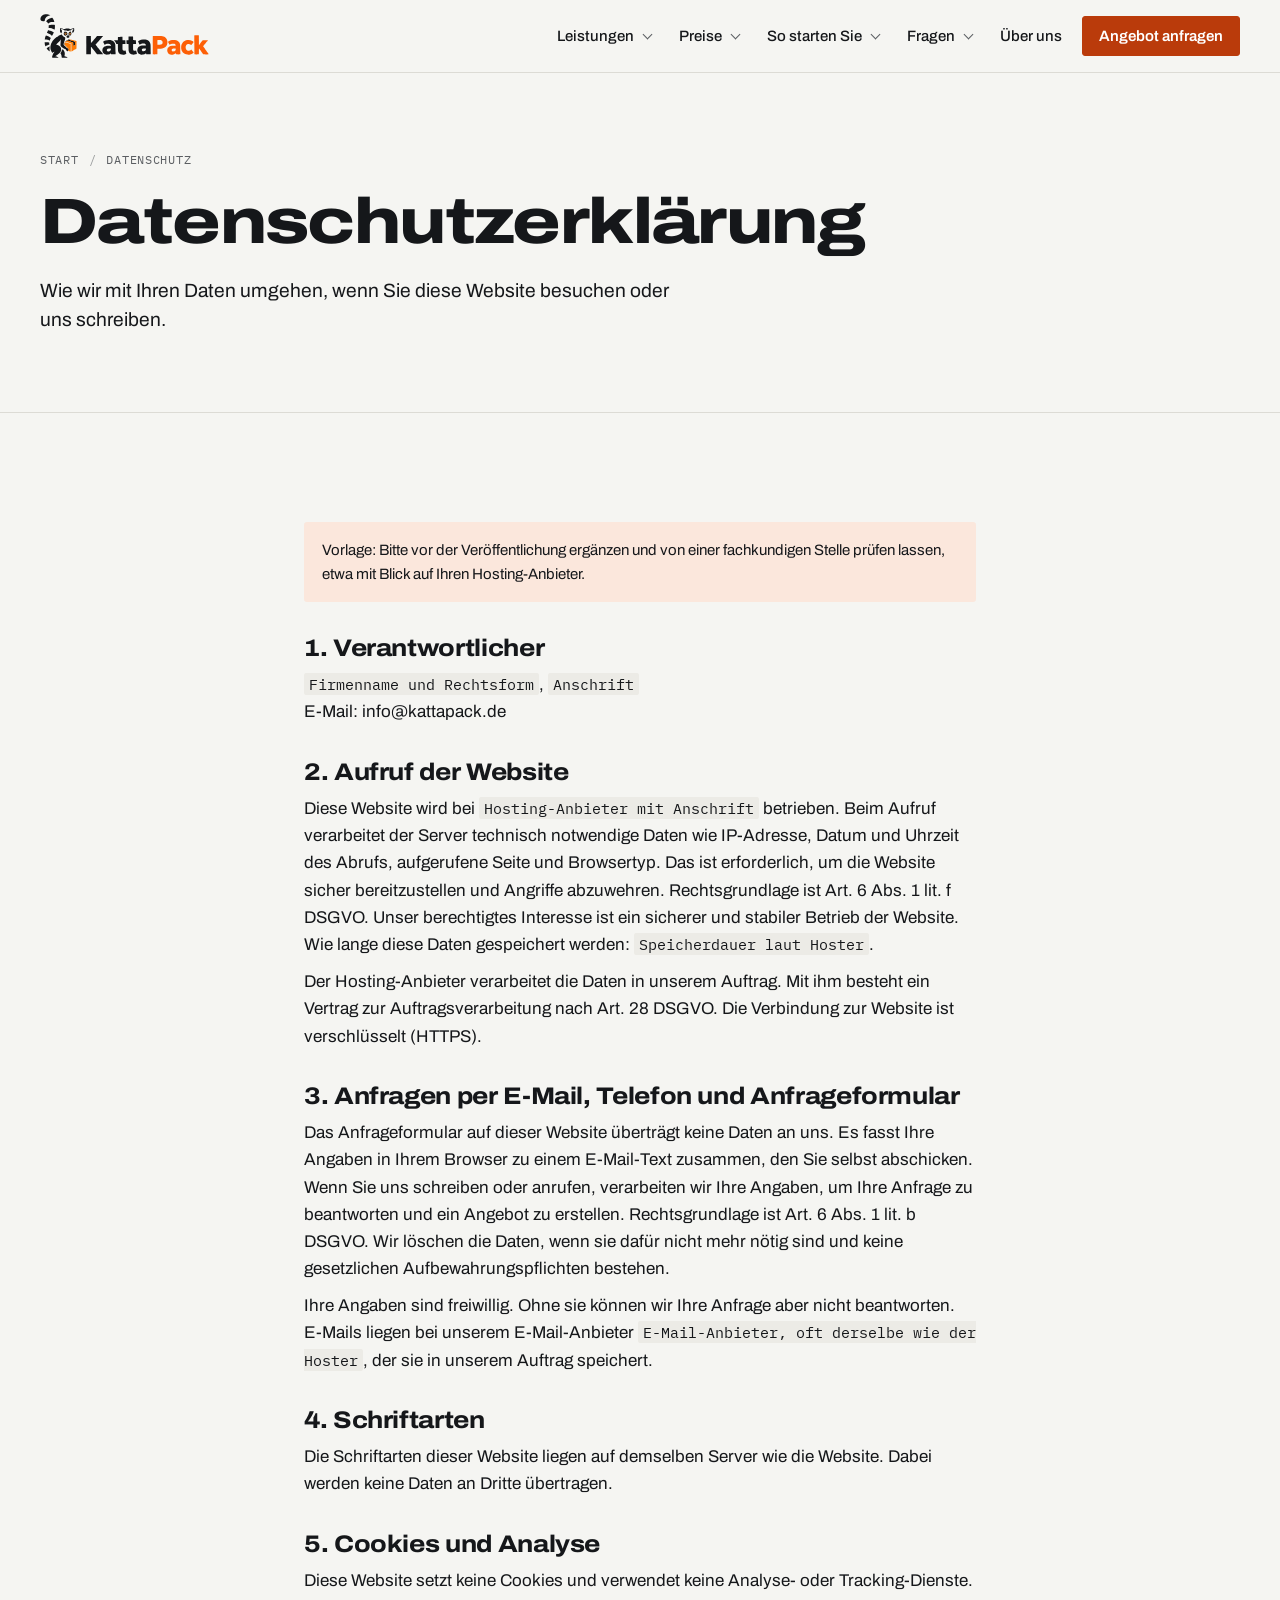
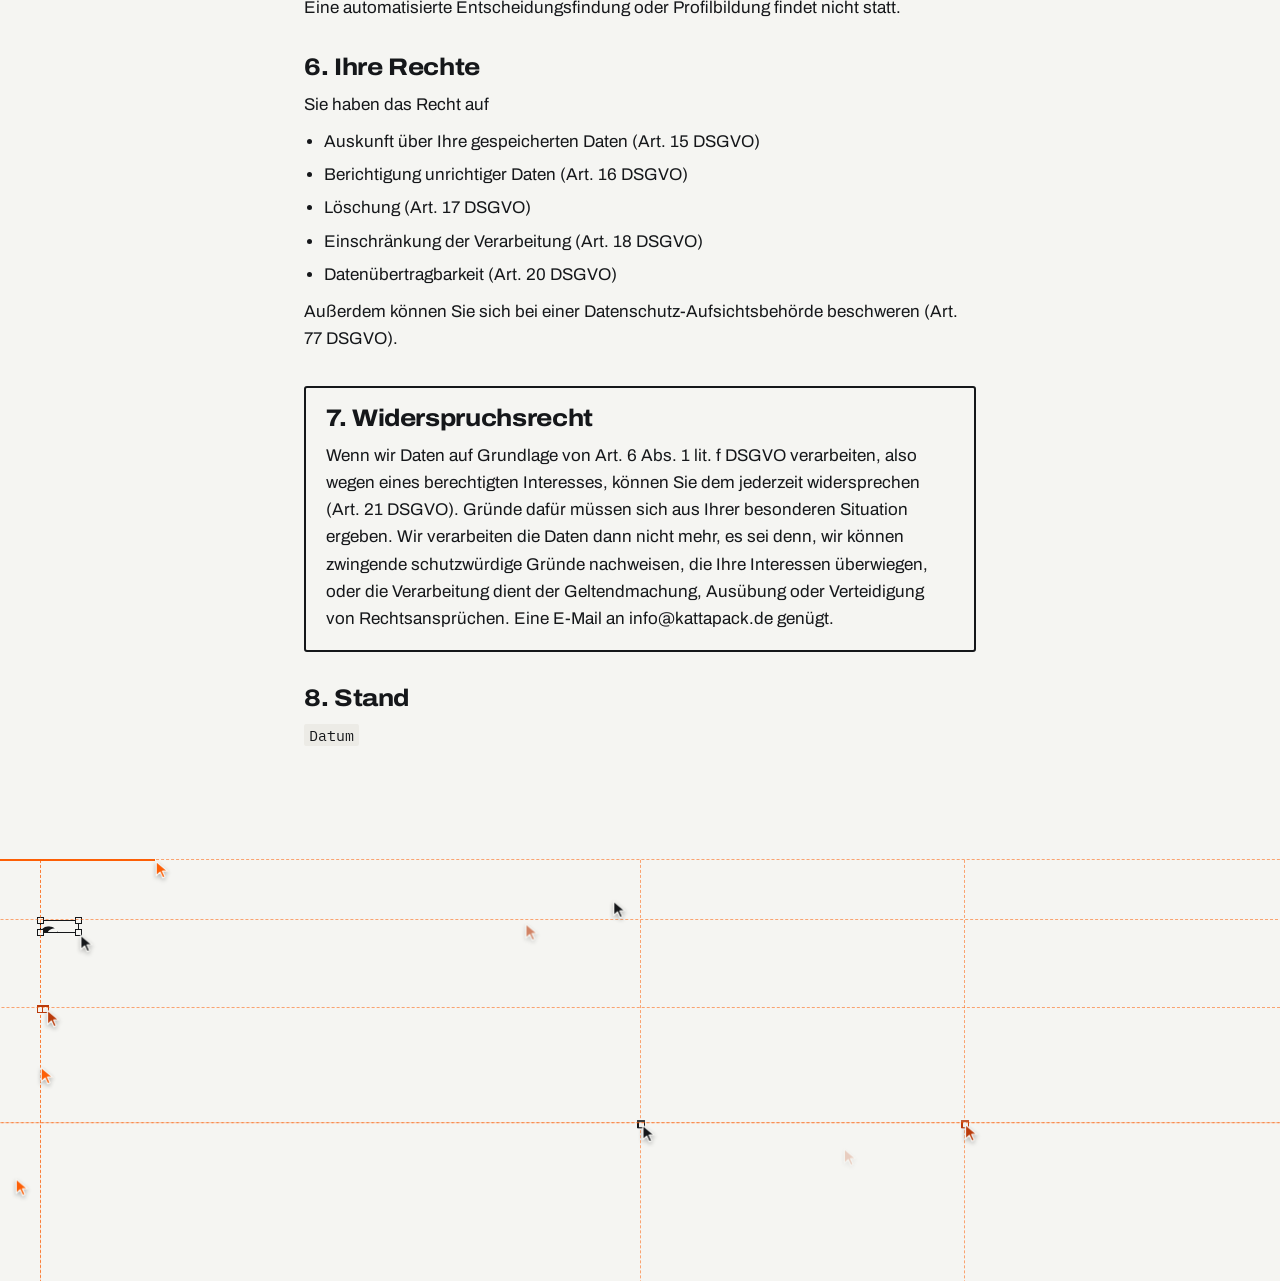
<file: datenschutz.html>
<!doctype html>
<html lang="de">
<head>
<meta charset="utf-8">
<meta name="viewport" content="width=device-width, initial-scale=1, viewport-fit=cover">
<title>Datenschutz · KattaPack</title>
<meta name="description" content="Datenschutzerklärung von KattaPack.">
<meta property="og:type" content="website">
<meta property="og:locale" content="de_DE">
<meta property="og:site_name" content="KattaPack">
<meta property="og:title" content="Datenschutz · KattaPack">
<meta property="og:description" content="Datenschutzerklärung von KattaPack.">
<meta name="theme-color" content="#F5F5F2" media="(prefers-color-scheme: light)">
<meta name="theme-color" content="#111213" media="(prefers-color-scheme: dark)">
<link rel="icon" href="favicon.ico" sizes="32x32">
<link rel="icon" href="favicon.svg" type="image/svg+xml">
<link rel="apple-touch-icon" href="apple-touch-icon.png">
<link rel="stylesheet" href="fonts/fonts.css">
<link rel="stylesheet" href="site.css?v=5508dc8877">
</head>
<body>
<div class="site page-datenschutz"><svg class="sprite" aria-hidden="true" focusable="false"><symbol id="kp-mark" viewBox="301.7 91.7 550.0 661.0"><path fill="currentColor" fill-rule="evenodd" d="M490.5,750.3C490.1,750.2 489.5,750.0 489.0,750.0C488.2,750.0 485.4,748.4 483.9,747.0C482.5,745.7 481.5,743.7 480.8,740.9C480.0,737.2 480.4,734.3 482.6,726.4C487.3,710.1 495.1,691.4 502.7,678.5C503.9,676.5 505.5,673.9 506.2,672.7C507.3,670.7 509.1,668.0 513.8,661.2C516.3,657.5 515.9,657.4 510.8,660.1C505.3,663.0 491.5,670.7 489.4,672.0C487.9,672.9 487.6,673.0 486.9,672.6C485.6,671.9 476.0,662.2 475.3,660.8C474.9,660.1 473.9,658.4 473.0,657.1C468.1,649.9 463.4,640.3 460.9,632.5C459.9,629.2 457.4,618.9 456.8,616.0C455.2,606.2 454.5,589.4 455.5,580.3C456.6,569.3 459.3,557.6 463.4,545.3C465.1,540.2 469.0,530.6 471.2,526.2C480.2,508.3 493.8,489.0 507.0,475.5C509.5,472.9 512.4,469.9 513.5,468.7C518.9,462.9 534.2,449.8 544.2,442.4C547.7,439.8 550.9,437.4 551.3,437.1C553.8,435.2 566.0,427.3 571.3,424.1C580.3,418.7 585.4,416.0 594.1,412.0C607.0,406.0 626.5,398.8 627.5,399.7C627.7,399.9 628.9,401.8 630.0,404.0C634.0,412.0 636.8,415.7 643.0,421.8C650.6,429.2 660.8,435.8 670.5,439.5C672.2,440.2 673.9,441.0 674.2,441.4C675.1,442.4 676.8,447.9 677.5,452.1C678.0,454.8 678.0,456.7 677.9,461.6C677.7,468.2 677.1,471.7 675.2,476.5C673.3,481.2 667.1,498.6 661.0,516.2C659.5,520.6 657.4,527.0 656.8,529.3C653.7,541.3 652.3,547.9 652.3,550.5C652.3,551.7 652.6,552.1 660.9,560.5C665.7,565.3 674.5,574.3 680.7,580.7C700.4,601.1 703.0,603.7 703.8,603.8C704.2,603.9 706.1,604.2 707.9,604.5C709.8,604.8 712.3,605.4 713.4,605.7C714.6,606.0 715.5,606.3 715.6,606.3C715.6,606.3 715.5,605.9 715.2,605.3C714.9,604.8 714.7,604.3 714.8,604.3C714.8,604.3 715.7,604.6 716.7,605.0C721.5,606.6 723.0,607.4 726.5,610.2C731.1,613.8 733.7,616.5 735.7,619.5C737.0,621.6 737.2,622.0 737.3,624.1C737.4,626.2 737.3,626.7 736.6,627.7C735.6,629.2 733.9,630.0 731.7,630.0C729.2,630.0 727.1,629.4 723.4,627.6C719.9,625.8 720.0,625.7 721.0,630.3C721.5,632.9 722.0,634.0 724.5,638.4C726.1,641.2 727.6,643.7 727.9,644.0C728.1,644.3 728.3,645.1 728.3,645.8C728.3,646.9 728.2,647.1 727.7,646.9C727.3,646.8 726.8,647.0 726.5,647.4C725.7,648.3 721.1,649.9 718.1,650.4C715.9,650.7 714.8,650.7 711.5,650.2C703.2,649.1 698.3,646.7 694.4,641.8C691.3,638.0 689.5,633.7 687.8,626.6C687.5,625.4 687.0,624.0 686.7,623.7C686.4,623.3 681.6,620.7 676.0,617.8C667.0,613.2 659.9,609.4 651.5,604.7C650.0,603.9 647.0,602.2 644.7,601.0C637.6,597.2 629.8,592.3 623.1,587.3C615.8,581.9 610.5,575.5 608.3,569.6C607.0,566.0 606.6,560.3 606.8,546.7C607.0,535.8 607.2,531.6 608.2,519.8C608.5,516.4 608.9,510.7 609.2,507.2C609.4,503.7 609.9,498.7 610.2,496.2C610.4,493.6 610.8,489.8 611.0,487.8C611.2,485.7 611.5,483.0 611.7,481.8C612.2,478.2 612.2,474.9 611.8,474.8C611.6,474.7 610.8,475.5 610.1,476.6C608.9,478.5 603.6,486.1 601.2,489.3C598.7,492.7 590.8,502.5 587.8,505.8C575.3,520.1 562.3,532.6 545.9,546.3C543.2,548.5 541.0,550.5 541.0,550.6C541.0,551.2 542.0,551.6 545.0,552.2C549.9,553.1 555.3,554.5 561.3,556.5C577.0,561.8 594.4,573.8 602.5,584.7C607.3,591.2 608.2,592.7 610.0,596.5C613.3,603.4 614.8,608.5 616.3,618.6C617.2,624.8 616.5,633.7 614.3,641.9C612.7,647.9 609.3,656.7 607.5,659.3C607.1,660.0 606.1,661.6 605.4,662.8C604.7,664.1 603.3,666.3 602.3,667.6C601.3,669.0 600.3,670.4 600.0,670.8C598.5,673.0 593.6,678.3 588.7,682.8C580.8,690.1 571.1,697.4 555.8,707.7C553.3,709.5 550.2,711.6 549.0,712.4C547.8,713.2 545.9,714.4 544.8,715.1C543.7,715.7 541.1,717.5 538.9,719.1C536.8,720.6 533.7,722.8 532.0,724.0C530.0,725.4 529.0,726.3 529.1,726.6C529.1,727.0 530.4,727.4 534.4,728.2C547.1,730.8 554.9,733.1 561.5,736.4C568.8,739.9 572.4,742.8 574.5,746.8C576.7,750.9 581.4,750.5 532.9,750.5C509.9,750.5 490.8,750.4 490.5,750.3ZM633.6,750.3C629.9,749.9 627.3,748.1 625.6,744.9C624.3,742.2 623.7,739.2 623.7,735.0C623.7,730.2 623.0,725.6 621.0,715.2C620.9,714.4 620.4,712.6 620.0,711.2C617.1,700.6 613.1,692.4 607.7,686.0C605.9,683.9 605.0,682.6 605.0,682.3C605.0,682.1 606.2,680.5 607.8,678.6C613.8,671.2 619.3,661.9 621.6,655.2C623.2,650.5 624.8,643.9 625.3,639.8C625.8,635.8 626.1,635.3 628.5,633.1C629.6,632.0 632.2,629.4 634.2,627.2C639.1,621.8 639.6,621.3 640.0,621.3C641.1,621.3 647.4,628.4 653.1,636.1C659.9,645.2 665.6,656.0 668.4,665.5C671.6,676.0 672.4,688.8 670.7,701.6C669.6,709.7 668.5,714.5 666.0,723.1C665.2,725.8 665.1,726.5 665.4,726.9C665.6,727.1 667.8,727.6 670.2,728.0C678.0,729.3 686.1,731.2 690.8,732.9C692.1,733.3 693.6,733.8 694.2,734.0C696.6,734.8 704.1,738.8 706.6,740.6C709.9,743.1 711.4,744.8 712.8,747.6C713.6,749.3 713.7,749.7 713.4,750.1C713.0,750.6 708.9,750.6 674.4,750.6C653.2,750.5 634.8,750.4 633.6,750.3ZM441.7,650.2C434.9,646.8 428.2,642.7 424.0,639.4C418.6,635.0 410.7,626.9 407.3,622.3C406.7,621.4 405.2,619.5 404.1,618.0C401.2,614.3 398.0,609.3 398.2,609.0C398.3,608.8 398.9,608.4 399.5,608.2C400.1,607.9 401.7,606.8 403.1,605.8C415.5,596.0 414.5,596.7 420.4,592.8C424.5,590.1 429.5,587.3 438.0,582.9C440.3,581.7 440.9,581.3 441.1,580.5C441.7,578.5 442.3,577.3 443.2,576.8C444.0,576.3 444.1,576.3 444.7,576.8C445.8,577.9 445.8,579.2 444.5,585.0C443.9,588.0 443.3,591.6 443.2,593.0C443.0,594.4 442.7,596.6 442.5,598.0C441.7,602.5 441.2,608.7 441.5,612.2C441.6,614.0 441.8,617.6 442.0,620.2C442.3,626.1 443.3,633.6 444.5,639.2C445.4,643.1 447.0,649.8 447.4,650.9C447.7,652.1 447.6,652.7 446.9,652.7C446.7,652.7 444.3,651.6 441.7,650.2ZM382.1,579.4C381.3,577.6 378.3,570.2 376.0,564.5C375.1,562.3 374.3,560.1 374.2,559.5C374.0,558.9 373.7,557.8 373.5,557.0C372.9,554.9 371.7,548.8 371.0,544.5C370.2,539.1 369.6,532.0 369.4,524.3L369.2,516.1L370.2,515.0L371.3,513.8L373.2,514.6C375.0,515.4 375.0,515.4 381.0,515.0C388.6,514.4 405.3,514.7 410.5,515.5C412.5,515.8 415.8,516.3 417.8,516.5C419.8,516.8 424.1,517.7 427.3,518.4C431.9,519.4 433.4,519.6 435.1,519.4C437.8,519.2 438.1,519.5 437.9,522.2C436.8,535.4 436.9,537.8 438.3,548.1C439.2,554.0 439.2,555.1 438.3,555.9C437.6,556.5 437.6,556.5 436.3,555.7C435.2,555.1 434.6,555.0 433.4,555.2C431.3,555.4 424.6,556.9 422.3,557.6C410.2,561.0 394.6,568.5 387.6,574.3C383.8,577.4 383.3,578.1 383.4,579.5C383.6,581.3 382.9,581.3 382.1,579.4ZM798.0,571.4C797.6,571.0 797.5,566.6 797.3,547.2C797.2,534.2 797.1,523.5 797.1,523.5C795.0,522.6 794.0,522.2 791.7,521.3C790.1,520.7 787.4,519.8 785.7,519.1C783.9,518.5 781.7,517.7 780.7,517.3C779.7,517.0 777.3,516.1 775.5,515.3C773.7,514.6 771.4,513.7 770.5,513.3C769.6,513.0 767.9,512.3 766.7,511.8C765.5,511.3 761.8,509.9 758.5,508.7C755.2,507.4 751.3,505.9 749.8,505.3C748.4,504.8 745.5,503.7 743.5,503.0C741.6,502.3 738.0,500.9 735.5,499.8C733.1,498.8 730.3,497.7 729.3,497.4C728.3,497.0 726.2,496.2 724.7,495.7C723.1,495.1 720.5,494.2 719.0,493.6L716.1,492.6L711.8,494.5C707.3,496.5 706.0,497.0 698.2,500.2C695.6,501.2 692.9,502.3 692.2,502.6C690.3,503.5 689.1,504.0 687.0,504.7C684.6,505.4 678.3,507.9 677.9,508.3C677.4,508.6 676.0,508.2 676.0,507.7C676.0,507.5 675.8,507.4 675.6,507.4C675.4,507.5 675.2,507.3 675.1,507.0C675.0,506.7 675.5,506.2 676.3,505.7C677.1,505.2 678.3,504.4 679.1,503.8C684.4,500.0 700.1,490.8 708.7,486.6C729.5,476.4 730.4,475.9 731.4,476.1C731.9,476.2 732.3,476.2 732.3,476.0C732.3,475.9 732.7,475.6 733.1,475.4C733.7,475.2 734.2,475.3 735.3,475.7C736.9,476.4 737.9,476.8 743.8,478.9C745.9,479.6 748.5,480.6 749.7,481.1C753.2,482.5 755.5,483.3 761.0,485.2C763.8,486.2 767.0,487.3 768.0,487.7C769.0,488.1 770.4,488.6 771.2,488.8C771.9,489.1 774.2,489.9 776.3,490.7C780.4,492.2 784.4,493.5 788.2,494.8C789.4,495.2 792.2,496.3 794.3,497.1C796.4,497.9 801.2,499.6 804.8,500.8C808.5,502.1 812.2,503.4 813.0,503.7C813.8,504.1 815.0,504.5 815.6,504.7C818.3,505.3 825.5,508.3 826.1,509.0C826.7,509.7 826.7,511.1 826.6,534.3C826.5,555.5 826.4,559.0 826.0,559.6C825.7,560.1 821.1,562.5 813.5,566.2C803.2,571.2 801.4,572.0 800.0,572.0C798.9,572.0 798.3,571.8 798.0,571.4ZM668.0,556.3C667.7,556.1 666.9,555.2 666.3,554.3C665.7,553.3 664.5,551.6 663.6,550.5C662.5,549.2 662.0,548.3 662.1,547.9C662.2,547.5 662.4,546.5 662.6,545.7C662.8,544.8 663.4,542.1 664.0,539.7C666.7,527.8 667.2,526.0 667.8,524.4C668.1,523.8 668.2,523.1 668.1,522.8C668.0,522.4 668.2,522.3 669.1,522.3L670.2,522.3L670.4,532.6C670.8,550.3 670.8,556.7 670.2,556.7C669.9,556.7 669.6,556.5 669.5,556.3C669.3,556.1 669.1,556.1 668.9,556.3C668.6,556.5 668.3,556.5 668.0,556.3ZM441.7,493.6C441.5,493.4 441.3,492.8 441.3,492.3C441.3,490.7 441.0,490.4 438.2,488.9C434.0,486.6 419.8,481.0 415.5,480.0C415.0,479.9 413.1,479.4 411.3,478.9C401.2,476.3 390.3,474.9 380.3,474.8C375.0,474.8 374.7,474.9 373.8,475.6C372.1,476.9 371.4,477.2 370.8,476.7C370.5,476.4 370.4,475.9 370.5,475.5C370.6,475.1 370.8,473.0 371.0,470.7C371.7,462.3 373.4,452.6 375.2,446.7C375.6,445.3 376.2,443.2 376.5,442.0C377.0,440.0 379.6,432.0 380.8,428.8C381.9,425.7 386.7,414.8 387.2,414.3C388.2,413.2 389.0,413.2 389.9,414.1C390.9,415.0 392.7,415.7 402.8,419.0C420.8,424.9 439.2,434.4 456.6,446.9C458.9,448.5 459.1,448.6 460.6,448.4C463.3,448.1 463.3,448.6 461.0,453.2C455.2,464.9 447.3,483.1 445.2,489.7C444.0,493.3 442.8,494.7 441.7,493.6ZM713.5,448.8C710.8,448.4 709.7,448.1 707.0,446.8C701.0,443.8 694.7,436.3 694.7,432.3C694.7,431.1 694.9,430.7 696.4,429.1C698.0,427.4 704.0,422.7 706.9,420.7C708.7,419.5 710.2,417.3 713.5,410.5C716.9,403.4 717.0,403.3 720.3,403.3C722.1,403.3 722.5,403.4 723.6,404.5C724.9,405.7 725.5,406.7 728.8,413.7C730.9,418.1 730.9,418.2 734.9,422.2C737.1,424.4 739.5,427.0 740.2,428.1C741.4,429.9 741.4,430.1 741.3,432.3C741.0,436.5 738.0,441.1 733.3,444.6C730.2,447.0 727.3,448.2 723.3,448.8C719.6,449.4 718.0,449.4 713.5,448.8ZM477.7,418.8C477.0,418.5 476.3,418.1 476.0,418.0C475.4,417.7 474.8,416.5 474.5,415.3C474.4,414.5 471.1,411.7 463.1,405.7C457.6,401.5 456.0,400.4 450.4,397.0C438.6,389.9 427.5,384.7 416.1,380.8C411.9,379.3 409.3,378.8 405.3,378.5C404.5,378.5 403.7,378.4 403.4,378.4C402.6,378.3 402.7,377.0 403.5,375.1C405.3,371.2 408.3,364.0 408.3,363.7C408.3,363.6 409.4,361.0 410.6,358.0C411.9,355.0 414.3,348.9 416.0,344.4C419.0,336.4 419.6,334.9 420.5,334.5C420.8,334.4 422.3,335.0 424.0,335.8C425.6,336.7 427.3,337.3 427.7,337.3C428.1,337.3 429.0,337.5 429.6,337.6C430.3,337.8 432.0,338.2 433.5,338.5C444.4,340.7 457.9,344.7 467.6,348.5C470.2,349.5 472.4,350.3 472.5,350.3C472.6,350.3 475.6,351.7 479.2,353.3C485.4,356.1 495.3,361.3 499.7,363.9C501.7,365.1 502.7,365.2 504.0,364.5C504.8,364.0 505.7,364.3 505.7,365.1C505.7,365.8 499.0,383.0 496.7,388.3C494.1,394.4 489.6,403.1 486.5,408.2C484.7,411.1 482.5,414.7 481.6,416.2C480.3,418.4 479.4,419.5 478.9,419.3C478.9,419.3 478.3,419.1 477.7,418.8ZM674.4,418.2C668.0,413.5 662.6,408.2 660.2,404.1C658.3,400.8 655.9,394.2 655.3,390.4C654.3,383.8 656.6,374.3 660.7,367.7C664.6,361.5 671.8,354.0 673.8,354.0C675.4,354.0 684.9,357.4 689.5,359.7C697.2,363.3 700.8,366.0 704.5,370.5C707.2,373.8 709.1,377.6 710.0,381.5C710.6,384.1 710.7,385.2 710.6,389.2C710.4,394.0 709.9,395.9 708.0,399.6C707.0,401.5 704.1,404.6 701.2,406.8C698.3,408.9 677.8,419.3 676.5,419.3C676.1,419.3 675.2,418.8 674.4,418.2ZM747.8,416.7C738.6,410.3 732.0,404.7 730.3,402.0C728.0,398.1 726.8,392.5 727.1,386.4C727.3,381.9 727.9,379.6 729.7,375.7C733.6,367.3 741.2,361.2 754.3,355.8C755.8,355.2 757.2,354.7 757.5,354.7C758.3,354.7 759.5,356.0 761.8,359.4C766.3,366.0 769.3,373.2 770.3,379.3C770.8,382.4 770.8,388.9 770.3,391.5C769.3,396.9 766.8,402.9 763.4,407.9C760.8,411.9 753.2,419.0 751.7,419.0C751.4,419.0 749.6,418.0 747.8,416.7ZM684.9,398.9C690.4,397.7 695.1,391.7 694.5,386.5C694.1,383.0 690.9,378.4 687.7,376.8C684.2,375.1 681.4,374.9 678.4,376.3C674.6,378.1 671.9,381.1 670.8,385.0C670.4,386.5 670.3,387.2 670.6,388.8C671.3,392.3 673.9,395.9 677.3,397.9C677.8,398.1 681.8,399.3 682.5,399.3C682.7,399.3 683.8,399.1 684.9,398.9ZM750.7,399.0C751.2,398.9 751.9,398.6 752.4,398.5C752.9,398.4 754.4,397.3 755.8,395.9C758.7,392.9 759.8,390.5 759.8,387.0C759.8,385.2 759.6,384.5 758.7,382.7C757.4,380.4 755.2,378.0 753.6,377.1C751.4,376.0 749.4,375.6 748.1,376.0C744.1,377.3 741.2,379.9 739.2,384.1C737.0,388.4 737.6,391.2 741.2,395.3C744.1,398.5 748.1,400.1 750.7,399.0ZM745.9,395.0C743.1,394.1 741.7,391.8 741.7,387.7C741.7,384.4 742.1,383.0 743.5,381.7C744.7,380.5 746.3,380.0 748.8,380.0C752.2,380.0 754.3,381.3 755.5,384.1C756.1,385.5 756.2,388.9 755.6,390.8C754.7,394.1 749.9,396.2 745.9,395.0ZM678.3,394.3C677.2,393.7 676.6,393.1 675.9,391.7C675.0,390.0 675.0,389.6 675.1,386.8C675.2,384.1 675.3,383.6 676.1,382.4C677.4,380.4 679.1,379.7 682.4,379.7C684.5,379.7 685.2,379.8 686.7,380.6C689.3,381.9 689.7,382.7 689.9,386.6C690.1,390.7 689.5,392.4 687.3,393.9C686.1,394.7 685.5,394.8 682.9,394.9C680.2,395.0 679.6,395.0 678.3,394.3ZM621.5,382.1C616.1,379.1 609.6,373.2 606.6,368.6C604.9,366.1 602.3,360.4 601.1,356.8C599.2,351.1 598.8,348.1 598.9,338.3C598.9,333.0 599.0,328.6 599.3,327.3C599.5,326.1 599.9,323.8 600.2,322.2C601.1,316.5 604.9,303.8 606.0,302.6C606.5,302.1 607.0,302.0 608.2,302.2C613.0,302.8 625.9,306.5 631.5,308.9C636.9,311.2 645.6,315.4 649.8,317.6C652.4,319.0 654.9,320.3 655.3,320.6C656.6,321.2 657.0,321.1 660.0,319.7C661.6,319.0 663.5,318.2 664.3,317.9C665.2,317.6 667.7,316.7 670.1,315.9C676.6,313.6 683.4,311.9 693.0,310.4C698.3,309.6 717.2,309.6 722.0,310.4C723.7,310.7 726.4,311.1 727.8,311.4C736.5,312.6 744.9,315.3 755.2,319.9L759.3,321.7L765.4,318.5C777.7,312.2 789.7,307.5 800.8,304.7C809.8,302.5 809.6,302.5 810.6,305.9C812.6,312.5 813.1,317.4 813.1,328.0C813.1,336.0 813.0,337.7 812.4,341.3C811.1,348.6 808.1,356.5 804.5,362.0C801.2,367.2 793.3,375.1 788.6,378.1C786.8,379.2 786.7,378.8 786.7,373.7C786.7,366.5 785.7,360.9 783.4,353.8C782.6,351.6 782.0,349.5 782.0,349.1C782.0,348.8 782.6,347.6 783.4,346.6C784.2,345.6 785.7,343.6 786.9,342.1C790.5,337.4 794.3,331.0 798.4,322.8C802.5,314.7 802.7,313.8 801.1,313.9C796.5,314.2 770.1,325.9 766.7,329.1C766.1,329.7 763.7,332.4 761.5,335.2L757.4,340.1L749.9,340.0C743.9,340.0 741.8,340.1 739.4,340.5C734.6,341.4 728.7,343.6 723.0,346.5C721.0,347.5 719.0,348.3 718.5,348.3C718.1,348.3 716.8,347.9 715.7,347.3C711.6,345.3 702.0,341.8 696.8,340.5C692.0,339.3 682.8,339.1 673.0,339.9L670.5,340.1L668.3,338.6C665.3,336.7 661.1,334.3 654.8,330.9C651.9,329.4 647.9,327.1 645.8,326.0C634.6,319.7 613.9,311.5 613.0,313.0C612.7,313.4 615.7,320.4 619.1,327.2C621.3,331.7 626.8,340.6 630.1,345.1C631.1,346.6 632.0,348.0 632.0,348.2C632.0,348.4 631.1,350.4 630.0,352.7C625.8,361.6 624.4,367.3 624.1,376.6C624.0,380.2 623.8,382.4 623.5,382.6C623.3,382.9 622.6,382.6 621.5,382.1ZM515.4,327.9C514.9,327.4 514.9,325.7 515.3,324.5C515.6,323.9 515.6,323.4 515.3,323.0C514.9,322.2 505.1,317.3 499.8,315.2C489.9,311.3 484.8,309.6 479.2,308.0C477.9,307.6 476.4,307.2 475.8,307.0C471.3,305.6 460.8,303.5 453.5,302.5C441.5,300.9 434.1,300.5 431.8,301.5C430.2,302.2 429.2,302.1 428.5,301.3C427.9,300.7 427.9,300.5 428.4,296.6C428.7,294.3 429.2,289.6 429.4,286.0C429.7,280.3 429.7,278.7 429.2,273.2C428.3,263.8 428.3,263.7 429.6,262.8C430.3,262.3 431.3,262.0 432.1,262.0C432.8,262.0 435.8,261.3 438.8,260.5C441.7,259.7 445.2,258.8 446.5,258.6C447.8,258.3 450.2,257.7 451.8,257.4C459.2,255.7 472.5,254.2 483.0,253.7C490.8,253.4 502.0,253.7 510.7,254.5L516.5,255.1L518.2,254.2C520.2,253.2 520.8,253.1 521.3,253.8C521.6,254.1 522.0,257.4 522.4,261.9C523.4,272.2 523.4,294.0 522.6,301.3C521.5,310.1 521.4,310.9 519.3,319.7C517.8,325.8 517.4,326.9 516.4,327.7C515.9,328.2 515.7,328.2 515.4,327.9ZM422.4,238.2C417.9,226.9 414.0,220.1 408.3,214.2C403.6,209.3 396.3,204.1 392.0,202.6C385.8,200.4 385.3,200.2 385.3,199.5C385.3,198.8 386.4,198.9 389.2,199.9C390.6,200.3 392.0,200.6 392.3,200.5C392.7,200.4 393.9,199.0 395.0,197.4C402.6,186.9 412.0,177.5 421.2,171.3C428.0,166.6 434.2,163.3 443.8,159.2C450.7,156.2 461.5,153.0 469.0,151.7C478.1,150.1 478.4,150.0 480.6,148.7C481.7,147.9 482.9,147.3 483.3,147.3C484.0,147.3 486.1,150.2 492.5,159.7C495.8,164.5 502.7,177.4 504.6,182.0C507.7,189.6 509.0,193.2 510.1,196.7C511.8,202.3 512.9,206.5 513.4,209.1C513.8,211.4 513.8,211.4 513.0,212.0C512.0,212.9 510.8,212.8 509.2,211.8L507.9,210.8L496.7,210.8C485.6,210.9 480.6,211.2 474.8,212.2C473.4,212.5 471.0,212.9 469.5,213.1C458.7,215.0 444.4,220.0 434.4,225.5C430.7,227.5 425.4,230.9 424.7,231.8C424.5,232.1 424.2,233.4 424.2,234.9C424.1,237.4 423.7,239.0 423.0,239.0C422.8,239.0 422.5,238.7 422.4,238.2ZM342.2,200.1C334.9,199.6 324.0,196.5 317.0,193.0C313.2,191.1 307.9,184.5 305.7,179.0C301.5,168.5 304.0,152.9 312.3,137.7C319.9,123.6 333.8,110.4 349.0,102.9C358.0,98.4 366.0,95.9 376.3,94.4C382.3,93.5 400.2,93.7 406.4,94.6C416.4,96.1 427.6,99.6 435.3,103.5C443.3,107.6 445.6,108.9 448.7,111.2C452.7,114.2 453.2,114.7 452.7,115.6C451.9,117.1 449.9,117.4 448.1,116.3C447.0,115.6 446.8,115.6 443.7,115.9C438.7,116.5 436.2,117.0 429.4,119.0C418.4,122.1 405.5,128.4 398.7,133.9C394.8,137.1 389.0,143.1 386.3,146.6C380.0,155.1 376.1,163.1 372.8,174.5C371.6,178.8 370.2,187.7 369.8,193.6C369.7,195.8 369.4,197.9 369.2,198.2C368.8,198.8 365.5,199.4 359.7,200.0C356.7,200.3 346.1,200.4 342.2,200.1Z"/><path fill="#FD7C05" fill-rule="evenodd" d="M759.0,656.8C758.5,656.6 757.0,656.2 755.6,656.0C754.3,655.7 752.7,655.3 752.2,655.0C751.1,654.4 746.4,652.8 739.7,650.8C737.4,650.2 734.8,649.3 734.0,649.0C733.2,648.7 731.3,648.0 729.9,647.6C728.1,647.0 727.2,646.5 726.9,646.1C726.7,645.7 725.1,642.9 723.4,640.0C720.6,635.2 720.2,634.3 719.6,631.6C719.3,629.9 719.0,627.6 719.0,626.5C719.0,623.6 719.3,623.5 724.2,626.0C726.4,627.0 729.0,628.1 730.0,628.3C731.7,628.7 732.1,628.7 733.2,628.1C735.0,627.3 736.1,625.5 735.9,624.0C735.6,622.5 733.2,618.9 730.8,616.5C727.7,613.3 721.8,608.7 719.7,608.0C717.3,607.1 715.3,606.0 715.3,605.7C715.3,605.5 714.6,604.5 713.8,603.5C712.9,602.5 711.5,600.9 710.7,600.0C709.9,599.0 707.5,596.3 705.3,594.0C703.2,591.7 699.2,587.4 696.6,584.3C693.9,581.3 689.0,576.1 685.8,572.7C682.6,569.3 678.8,565.1 677.3,563.5C675.8,561.9 674.1,560.2 673.5,559.9C672.9,559.6 672.1,558.8 671.7,558.2C671.3,557.5 670.6,556.8 670.2,556.7L669.3,556.3L669.3,551.8C669.2,532.8 669.0,523.9 668.5,523.4C667.8,522.8 667.9,522.2 668.7,519.9C669.0,518.9 669.3,517.8 669.3,517.5C669.3,517.2 669.6,516.7 670.0,516.3C670.6,515.7 670.9,515.7 672.3,515.9C673.1,516.0 674.7,516.4 675.7,516.7C676.7,517.1 678.9,517.7 680.5,518.2C682.1,518.6 684.6,519.3 686.0,519.7C687.4,520.1 690.0,520.7 691.8,521.2C693.7,521.7 695.5,522.2 696.0,522.3C697.0,522.7 701.4,524.0 705.5,525.1C707.1,525.6 709.4,526.3 710.5,526.7C711.6,527.1 713.6,527.6 715.0,527.9C716.4,528.2 718.2,528.6 719.0,528.9C719.8,529.2 722.5,530.0 725.0,530.7C727.5,531.4 730.8,532.4 732.3,532.9C733.9,533.3 735.5,533.9 736.0,534.0C736.5,534.1 738.3,534.7 740.2,535.2C742.0,535.6 744.9,536.5 746.6,537.0C748.3,537.6 750.0,538.0 750.4,538.0C750.7,538.0 751.4,538.2 751.9,538.4C752.4,538.7 754.0,539.2 755.5,539.5C758.9,540.2 760.8,540.9 761.3,541.5C761.9,542.2 761.9,656.2 761.3,656.9C760.8,657.5 760.1,657.4 759.0,656.8ZM770.6,655.4C770.4,655.3 770.3,628.9 770.3,596.7C770.3,564.5 770.2,537.7 770.0,537.2C769.9,536.6 769.4,536.0 768.8,535.6C767.8,535.0 761.8,533.1 758.2,532.2C756.3,531.7 751.4,530.3 748.5,529.3C747.4,528.9 745.5,528.4 744.3,528.2C743.1,528.0 740.5,527.2 738.5,526.6C736.5,526.0 733.4,525.0 731.7,524.5C724.0,522.3 721.4,521.5 719.7,520.9C718.8,520.5 717.1,520.0 716.1,519.8C713.6,519.2 707.4,517.5 706.3,517.1C705.9,516.9 704.9,516.6 704.2,516.4C703.4,516.2 701.6,515.7 700.0,515.2C698.4,514.8 696.3,514.2 695.2,514.0C694.1,513.8 692.7,513.4 692.1,513.1C691.4,512.8 689.6,512.3 688.2,512.0C684.4,511.1 676.9,508.6 676.2,507.9C676.0,507.8 676.0,507.5 676.3,507.2C676.8,506.7 682.4,504.4 685.7,503.3C687.8,502.6 689.0,502.2 690.8,501.3C691.6,501.0 694.3,499.8 696.8,498.8C704.6,495.7 706.0,495.1 710.3,493.2C712.6,492.2 715.0,491.3 715.5,491.2C716.5,491.0 718.7,491.6 726.0,494.3C727.6,494.9 729.7,495.7 730.7,496.0C731.7,496.4 734.5,497.5 736.9,498.5C739.3,499.5 742.9,500.9 744.9,501.6C746.9,502.4 749.7,503.4 751.2,504.0C752.6,504.6 756.5,506.1 759.8,507.3C763.1,508.6 766.8,510.0 768.0,510.5C769.2,511.0 770.9,511.7 771.8,512.0C772.8,512.3 775.0,513.2 776.8,514.0C778.7,514.7 781.0,515.6 782.0,516.0C783.0,516.3 785.3,517.1 787.0,517.8C788.7,518.4 791.6,519.5 793.4,520.1C797.0,521.4 798.0,521.9 798.4,522.5C798.5,522.7 798.7,533.1 798.7,545.7C798.7,558.2 798.8,568.9 799.0,569.3C799.1,569.7 799.4,570.2 799.7,570.4C800.3,570.8 823.9,559.4 824.7,558.3C825.1,557.6 825.2,554.3 825.3,534.3C825.4,512.3 825.3,511.1 824.8,510.4C824.2,509.7 817.0,506.7 814.3,506.0C813.6,505.8 812.4,505.4 811.6,505.1C810.8,504.7 807.2,503.4 803.5,502.2C799.8,500.9 795.1,499.2 793.0,498.4C790.9,497.6 788.1,496.6 786.8,496.1C783.1,494.9 779.1,493.5 775.0,492.0C772.9,491.2 770.6,490.4 769.8,490.2C769.1,489.9 767.7,489.4 766.7,489.0C765.7,488.6 762.5,487.5 759.7,486.5C754.2,484.6 751.9,483.8 748.3,482.4C747.1,482.0 744.5,481.0 742.5,480.3C736.6,478.1 735.6,477.8 733.9,477.0C733.0,476.7 732.3,476.2 732.3,476.1C732.3,475.7 734.5,474.7 738.2,473.5C740.8,472.6 741.0,472.5 742.9,473.0C744.0,473.2 746.2,473.7 747.8,474.0C749.5,474.4 751.6,474.9 752.5,475.2C753.4,475.4 757.0,476.3 760.5,477.2C764.0,478.0 767.4,478.9 768.0,479.2C768.6,479.4 770.4,479.8 771.8,480.0C774.4,480.3 782.3,482.2 784.5,483.0C785.5,483.3 796.6,485.8 798.5,486.1C799.1,486.2 799.9,486.4 800.5,486.6C801.1,486.8 802.7,487.2 804.2,487.5C805.6,487.8 808.4,488.5 810.3,489.0C812.3,489.5 814.6,490.0 815.5,490.2C816.4,490.3 817.9,490.6 818.8,490.8C819.8,491.1 821.9,491.6 823.7,492.0C825.4,492.3 827.3,492.8 827.8,493.0C828.4,493.2 830.3,493.7 832.1,494.0C833.9,494.4 835.7,494.8 836.0,495.0C836.4,495.2 838.1,495.6 839.9,495.8C843.5,496.4 848.4,497.8 849.0,498.5C849.3,498.8 849.4,515.3 849.3,554.6C849.3,607.8 849.3,610.2 848.7,611.0C848.4,611.5 846.9,612.5 845.3,613.4C842.7,614.8 838.8,617.0 833.1,620.3C831.8,621.0 830.6,621.7 830.4,621.7C830.3,621.7 829.6,622.1 829.0,622.5C828.3,623.0 827.1,623.7 826.2,624.2C825.2,624.6 823.5,625.6 822.3,626.4C821.1,627.1 818.1,628.9 815.5,630.3C812.9,631.7 809.9,633.4 808.8,634.1C804.1,636.8 802.0,638.0 801.7,638.0C801.5,638.0 800.8,638.4 800.2,639.0C799.6,639.6 798.8,640.0 798.5,640.0C798.1,640.0 797.4,640.3 797.0,640.6C796.5,640.9 795.5,641.6 794.8,642.1C794.0,642.6 790.5,644.6 787.0,646.6C777.5,651.9 776.2,652.7 775.7,653.2C775.2,653.5 771.2,655.7 770.9,655.7C770.8,655.7 770.7,655.6 770.6,655.4ZM746.1,400.5C742.6,399.6 739.3,396.8 737.4,393.2C736.7,391.7 736.5,391.1 736.5,388.5C736.5,385.6 736.6,385.3 737.8,382.8C743.0,372.2 754.6,371.4 760.0,381.4C761.1,383.4 761.2,383.6 761.2,387.0C761.2,392.0 760.4,393.9 757.1,397.2C755.7,398.6 754.3,399.7 753.8,399.8C753.2,400.0 752.5,400.2 752.1,400.4C750.7,400.9 747.9,401.0 746.1,400.5ZM678.7,400.0C676.2,399.4 676.1,399.4 673.9,397.7C672.1,396.3 669.9,392.9 669.4,390.7C668.5,387.0 669.2,383.1 671.1,380.0C672.6,377.8 674.4,376.3 677.1,375.0C678.9,374.1 679.5,374.0 682.0,374.0C687.8,374.0 691.8,376.3 694.6,381.3C695.6,383.1 695.7,383.7 695.9,386.6C696.1,390.5 695.5,392.7 693.3,395.5C689.9,399.9 684.6,401.6 678.7,400.0ZM750.9,393.3C752.9,392.6 754.7,389.8 754.7,387.4C754.7,385.2 752.4,382.2 750.3,381.7C745.3,380.3 741.5,385.4 743.6,390.4C744.9,393.3 747.8,394.5 750.9,393.3ZM686.0,392.5C688.0,391.2 688.8,389.2 688.5,386.5C688.4,385.4 688.1,384.1 687.7,383.7C686.9,382.5 683.8,381.0 682.4,381.0C679.2,381.0 676.7,383.5 676.4,386.8C676.2,389.3 677.6,391.8 679.7,392.9C681.7,394.0 684.0,393.8 686.0,392.5Z"/></symbol><symbol id="kp-word" viewBox="165.7 772.7 858.3 139.3"><path fill="currentColor" fill-rule="evenodd" d="M309.3,909.8C308.9,909.7 307.4,909.5 306.2,909.3C295.1,907.6 286.5,901.6 282.4,892.8C279.6,886.6 279.0,877.6 281.0,870.7C282.4,865.9 285.4,860.9 288.9,857.6C296.4,850.5 311.5,846.5 326.3,847.6C329.2,847.9 333.0,848.3 334.8,848.5C338.8,849.1 339.3,848.9 339.3,846.4C339.3,842.6 337.3,838.3 334.6,836.3C332.1,834.5 326.4,833.0 322.0,833.0C319.8,833.0 313.8,833.8 311.8,834.4C307.3,835.7 303.9,837.0 299.9,839.0C298.5,839.8 297.0,840.3 296.6,840.3C295.8,840.2 294.2,837.3 288.3,826.0C285.5,820.6 285.3,820.1 285.7,819.4C286.6,817.8 294.9,813.5 301.7,811.2C315.0,806.5 333.7,806.1 345.5,810.3C359.3,815.2 366.3,822.9 369.5,836.6C370.5,841.0 370.7,845.1 371.0,866.0C371.2,883.4 371.3,887.7 371.8,890.2C372.5,893.9 372.6,906.6 371.9,907.3C371.4,907.8 341.3,907.8 340.7,907.3C340.5,907.0 340.3,905.7 340.3,903.6C340.3,899.7 340.0,899.3 338.1,901.1C334.2,904.8 328.0,907.7 321.2,909.2C319.1,909.6 310.8,910.1 309.3,909.8ZM553.5,909.8C547.2,909.0 543.3,907.8 538.9,905.6C535.6,904.0 533.1,902.1 530.6,899.4C521.1,889.1 520.9,870.0 530.2,858.3C534.8,852.3 544.5,847.6 555.1,846.0C563.6,844.7 567.9,844.7 579.4,846.1C583.3,846.5 583.7,846.3 583.7,844.1C583.7,837.5 579.8,833.1 572.5,831.5C569.3,830.8 561.2,830.9 557.5,831.8C552.4,833.0 545.5,835.9 542.0,838.2C541.3,838.7 540.6,838.9 540.3,838.8C539.7,838.6 529.3,818.0 529.3,817.1C529.3,816.1 532.1,814.3 538.2,811.3C545.9,807.6 552.9,805.6 563.0,804.5C568.6,803.9 573.8,804.0 580.5,804.8C589.5,806.0 598.5,809.9 604.1,815.0C609.5,820.0 612.9,825.8 614.8,833.9C616.4,840.3 616.6,844.3 616.7,867.2C616.7,878.7 616.8,889.1 617.0,890.3C617.5,893.6 617.4,906.8 616.9,907.3C616.4,907.8 586.3,907.8 585.7,907.3C585.5,907.0 585.3,905.7 585.3,903.8C585.3,901.4 585.2,900.6 584.9,900.5C584.6,900.4 582.7,901.4 580.7,902.8C575.5,906.4 571.6,908.1 565.5,909.3C563.5,909.7 555.4,910.1 553.5,909.8ZM415.5,909.2C409.1,908.2 402.1,904.9 398.1,901.0C394.2,897.3 391.2,891.4 389.8,885.1C388.6,879.0 388.3,874.3 388.4,855.4C388.4,841.5 388.3,836.8 388.0,836.5C387.7,836.1 386.6,836.0 382.6,836.0C379.3,836.0 377.6,835.9 377.5,835.6C377.3,835.4 376.7,833.6 376.0,831.6C373.4,824.2 369.2,817.5 364.1,812.7C362.3,810.9 361.3,809.8 361.5,809.5C361.6,809.1 363.5,809.0 374.4,809.0C386.4,809.0 387.3,809.0 387.8,808.4C388.3,807.9 388.3,806.6 388.3,798.1C388.3,786.7 388.1,787.5 392.2,787.0C395.3,786.7 399.8,786.1 403.3,785.7C404.7,785.5 406.9,785.3 408.2,785.2C409.4,785.1 412.0,784.7 413.9,784.5C415.7,784.2 417.9,784.0 418.7,784.1L420.2,784.2L420.3,796.1C420.5,807.4 420.5,808.1 421.1,808.5C421.7,808.9 423.5,809.0 430.5,809.0C441.1,809.0 440.3,808.6 440.3,814.3C440.3,816.4 440.5,819.4 440.6,820.8C441.2,826.1 441.5,834.9 441.0,835.5C440.6,835.9 439.2,836.0 431.0,836.0C422.5,836.0 421.4,836.1 421.0,836.6C420.6,837.0 420.5,840.2 420.4,853.6C420.2,874.0 420.5,876.4 423.2,879.6C426.0,883.0 432.3,883.6 438.6,881.1C440.1,880.5 440.9,880.3 441.3,880.5C441.8,880.9 442.3,882.2 443.7,888.0C444.2,890.3 445.3,894.6 446.0,897.6C447.1,901.8 447.3,903.3 447.1,903.8C446.5,905.0 442.3,906.9 437.3,908.2C431.8,909.6 421.3,910.1 415.5,909.2ZM488.8,909.0C478.9,907.2 471.2,902.0 467.2,894.4C465.5,891.0 464.6,888.7 463.7,884.5C463.0,881.7 462.9,880.1 462.7,861.5C462.5,850.5 462.5,840.6 462.6,839.6C462.7,837.9 462.7,837.5 462.0,836.8C461.2,836.0 461.1,836.0 455.6,836.0C451.6,836.0 450.0,835.9 449.7,835.6C449.1,834.8 448.0,821.1 448.0,813.9C448.0,810.8 448.1,809.9 448.5,809.5C449.0,809.1 450.0,809.0 455.2,809.0C460.3,809.0 461.4,808.9 461.8,808.5C462.3,808.0 462.3,806.7 462.4,799.7C462.4,795.2 462.4,789.8 462.4,787.8C462.3,784.7 462.3,784.0 462.8,783.6C463.3,783.1 464.8,783.0 478.5,783.0C489.7,783.0 493.6,783.1 493.9,783.4C494.2,783.7 494.3,786.9 494.3,795.7L494.3,807.6L495.1,808.3C495.9,809.0 496.1,809.0 504.5,809.0C510.8,809.0 513.3,809.1 513.6,809.4C513.8,809.6 514.0,810.8 514.0,812.5C514.0,814.0 514.3,819.6 514.7,825.1C515.2,832.9 515.3,835.1 515.0,835.5C514.7,835.9 513.0,836.0 505.0,836.0C496.2,836.0 495.4,836.0 494.9,836.6C494.4,837.2 494.3,838.9 494.3,854.0C494.3,875.5 494.6,877.4 498.0,880.4C500.5,882.7 505.3,883.3 510.2,881.8C514.5,880.6 514.7,880.5 515.0,880.9C515.2,881.1 515.7,882.6 516.2,884.2C516.6,885.8 517.5,889.1 518.2,891.5C520.5,899.9 521.3,903.4 521.0,904.1C520.1,905.7 512.0,908.3 504.8,909.3C501.0,909.9 492.7,909.7 488.8,909.0ZM168.1,907.2C167.8,907.0 167.7,887.4 167.8,843.9C167.8,784.0 167.9,781.0 168.4,780.4C169.0,779.9 170.2,779.8 184.1,779.7C196.7,779.6 199.3,779.7 199.6,780.1C199.9,780.4 200.0,787.0 200.1,804.2C200.2,825.2 200.2,827.8 200.7,827.9C201.2,828.0 204.4,824.6 212.0,815.5C214.3,812.8 216.9,809.7 217.8,808.7C218.8,807.7 221.3,804.8 223.4,802.3C225.5,799.9 230.6,794.0 234.7,789.3C238.7,784.7 242.4,780.6 242.7,780.3C243.4,779.9 246.4,779.8 263.7,779.7C281.5,779.6 283.9,779.7 284.3,780.1C284.6,780.5 284.1,781.3 280.6,785.2C278.3,787.7 275.2,791.3 273.5,793.1C271.9,795.0 268.8,798.5 266.5,801.0C264.3,803.5 260.4,807.8 258.0,810.6C255.5,813.3 249.3,820.3 244.2,826.0C239.0,831.7 234.2,837.2 233.4,838.1L232.0,839.7L232.6,840.7C232.9,841.2 234.4,843.1 235.8,844.9C237.3,846.6 241.3,851.6 244.7,855.8C248.1,860.1 252.3,865.3 254.1,867.5C257.0,871.1 261.1,876.3 265.8,882.2C268.2,885.1 271.5,889.4 276.1,895.2C278.2,897.9 280.4,900.7 280.9,901.3C283.8,904.7 285.1,906.7 284.9,907.2C284.7,907.6 282.4,907.7 264.2,907.7C245.2,907.7 243.7,907.6 243.1,907.1C242.4,906.5 229.3,890.0 225.0,884.3C223.8,882.8 221.4,879.8 219.6,877.7C217.9,875.6 215.0,871.9 213.1,869.6C207.1,862.0 201.2,855.2 200.7,855.2C200.2,855.2 200.2,857.6 200.1,881.0C200.0,899.4 199.9,906.9 199.6,907.2C199.1,907.9 168.6,907.9 168.1,907.2ZM325.0,887.3C331.1,886.5 336.1,883.1 338.4,878.1C339.4,876.0 339.7,868.8 338.9,867.9C338.5,867.6 337.1,867.4 332.4,867.2C322.5,866.9 317.2,868.0 313.5,871.4C311.1,873.5 310.5,875.1 310.7,878.6C311.0,883.4 313.4,886.1 318.3,887.2C320.6,887.7 321.8,887.7 325.0,887.3ZM573.7,885.0C574.8,884.6 576.4,883.8 577.4,883.1C582.2,879.8 583.7,876.9 583.7,870.3C583.7,867.2 583.6,866.7 583.1,866.5C582.8,866.4 579.4,866.2 575.5,866.1C569.2,865.9 568.2,866.0 565.7,866.6C560.3,867.9 557.6,869.7 556.1,872.8C555.3,874.7 555.1,877.6 555.7,879.8C556.2,881.7 558.6,884.1 561.1,885.1C563.0,885.9 563.5,886.0 567.5,885.9C571.1,885.8 572.2,885.7 573.7,885.0Z"/><path fill="#FD5F06" fill-rule="evenodd" d="M760.3,909.7C751.2,908.2 742.7,904.0 739.1,899.2C738.5,898.4 737.7,897.4 737.2,896.8C735.9,895.1 734.0,890.5 733.1,886.6C731.7,880.2 732.3,872.9 734.9,866.8C735.4,865.7 736.0,864.2 736.3,863.5C737.0,861.7 743.6,855.1 746.0,853.8C748.5,852.4 752.4,850.8 755.0,850.2C756.1,849.9 757.8,849.3 758.8,849.0C762.3,847.7 773.1,847.3 784.4,848.0C789.4,848.4 790.1,848.4 790.8,847.9C791.6,847.4 791.6,847.2 791.5,845.9C791.3,845.1 790.9,843.4 790.5,842.0C789.8,839.8 789.4,839.2 787.8,837.6C785.3,835.2 784.6,834.9 779.6,833.7C775.7,832.8 775.2,832.8 772.1,833.0C770.3,833.2 768.4,833.5 767.9,833.7C767.3,833.9 766.5,834.0 766.0,834.0C764.8,834.0 758.9,836.0 755.9,837.3C754.7,837.9 753.5,838.3 753.3,838.3C753.1,838.3 752.5,838.7 751.9,839.1C750.4,840.3 749.3,840.5 748.4,839.8C748.0,839.4 746.4,836.7 744.7,833.7C743.1,830.6 740.9,826.7 739.9,824.8C737.8,821.1 737.6,820.0 738.8,819.0C740.3,817.6 742.4,816.0 742.8,816.0C743.0,816.0 744.6,815.3 746.5,814.3C752.3,811.5 761.0,808.8 766.8,808.0C776.0,806.9 787.7,807.5 794.8,809.5C799.7,810.9 801.9,811.9 805.8,814.3C809.3,816.4 814.9,821.7 816.2,824.0C816.7,824.8 817.6,826.4 818.2,827.5C819.6,829.9 821.6,835.3 822.0,838.2C823.1,844.7 823.3,849.3 823.3,867.7C823.3,880.9 823.4,886.8 823.7,887.7C824.0,888.4 824.2,892.4 824.2,897.9C824.4,906.0 824.3,906.9 823.8,907.4C823.3,907.9 821.9,908.0 808.9,908.0C796.4,908.0 794.4,907.9 793.7,907.5C793.1,907.0 793.0,906.7 793.0,904.0C793.0,899.7 792.3,899.4 788.9,902.3C786.4,904.5 780.4,907.4 775.7,908.6C772.5,909.5 771.0,909.7 767.0,909.8C764.3,909.9 761.3,909.8 760.3,909.7ZM872.7,909.5C861.5,907.9 852.3,904.1 846.4,898.5C845.2,897.4 844.0,896.4 843.7,896.2C841.8,895.1 837.5,889.1 835.3,884.5C834.6,882.9 833.6,880.8 833.1,880.0C832.7,879.1 832.2,877.5 832.0,876.3C831.8,875.1 831.4,873.1 831.0,872.0C830.0,868.8 829.6,863.4 829.8,855.8C830.0,850.6 830.2,848.7 830.7,846.8C831.0,845.6 831.6,843.6 831.8,842.5C832.0,841.4 832.5,839.9 832.8,839.3C835.3,833.7 836.4,831.7 838.5,828.5C846.3,816.8 859.1,809.3 874.0,807.6C886.0,806.3 898.8,809.1 908.2,815.1C912.4,817.8 916.7,821.5 916.7,822.4C916.7,822.7 915.6,824.2 914.3,825.7C913.1,827.2 912.0,828.5 912.0,828.7C912.0,828.8 910.7,830.5 909.1,832.4C907.5,834.4 905.6,836.7 905.0,837.5C903.3,839.8 900.5,842.7 899.9,842.7C899.7,842.7 898.4,841.9 897.0,840.9C892.0,837.1 886.5,835.0 881.5,835.0C878.8,835.0 874.4,836.1 872.1,837.2C869.4,838.6 864.9,843.1 864.2,845.2C863.9,846.1 863.4,847.1 863.2,847.5C862.2,849.4 862.0,850.2 861.5,853.5C860.8,858.3 860.9,862.2 861.6,865.7C862.7,870.6 864.4,873.7 868.3,877.8C870.1,879.6 874.3,881.8 877.2,882.3C881.0,883.0 886.6,882.5 889.1,881.3C889.7,880.9 891.1,880.4 892.1,880.0C893.2,879.6 894.9,878.4 896.8,876.8C898.4,875.5 899.8,874.3 900.0,874.3C900.3,874.3 902.4,876.6 905.3,880.2C906.5,881.6 908.5,883.9 909.7,885.2C911.9,887.7 915.0,891.4 916.3,893.2C917.0,894.2 917.1,894.4 916.7,895.2C916.5,895.6 916.2,896.0 916.0,896.0C915.8,896.0 914.7,896.9 913.6,897.9C909.1,902.2 899.7,907.0 893.2,908.4C885.6,910.0 879.0,910.4 872.7,909.5ZM634.9,907.7C633.3,907.7 632.3,907.5 632.0,907.2C631.7,906.9 631.6,889.8 631.7,843.8C631.7,787.8 631.7,780.8 632.2,780.3C632.6,779.9 636.0,779.8 659.9,779.7C691.1,779.6 694.6,779.8 701.3,781.5C706.3,782.7 711.1,784.4 711.9,785.1C712.3,785.3 713.6,786.2 715.0,787.0C720.1,790.0 723.5,793.2 726.9,798.2C730.0,802.7 731.7,807.1 733.7,816.0C734.2,818.1 733.9,828.3 733.3,831.5C732.5,836.3 730.5,842.3 728.6,846.2C726.9,849.5 720.7,856.3 717.3,858.6C712.3,861.9 709.0,863.6 706.9,864.0C705.9,864.2 704.6,864.6 703.8,865.0C701.9,865.9 695.2,867.2 690.2,867.7C687.9,867.8 681.2,868.0 675.4,868.0C667.6,868.0 664.7,868.1 664.4,868.4C664.1,868.7 664.0,873.5 664.0,887.9C664.0,903.3 663.9,907.0 663.6,907.3C663.1,907.6 641.3,908.0 634.9,907.7ZM924.2,907.7C923.3,907.6 922.5,907.2 922.3,907.0C922.1,906.7 922.0,889.2 922.0,864.3C922.0,836.0 921.9,821.4 921.6,819.8C921.4,818.6 921.3,814.4 921.3,810.7C921.4,806.9 921.4,801.6 921.4,798.8C921.5,796.1 921.4,789.9 921.4,785.1C921.3,776.3 921.3,776.3 922.0,775.5L922.8,774.7L937.5,774.7C952.1,774.7 952.2,774.7 952.9,775.4C953.5,776.0 953.5,777.2 953.6,808.6C953.6,826.5 953.8,841.4 953.8,841.6C954.1,842.5 955.0,841.9 956.4,840.1C957.2,839.0 958.2,837.8 958.6,837.3C959.1,836.8 959.8,835.8 960.1,835.2C960.5,834.6 962.1,832.4 963.6,830.4C965.1,828.5 966.6,826.3 967.1,825.7C968.8,823.2 973.1,817.7 974.3,816.5C975.0,815.8 975.8,814.7 976.1,814.2C976.4,813.6 977.5,812.2 978.6,811.1L980.5,809.0L997.9,809.0C1015.1,809.0 1016.0,809.1 1016.0,810.1C1016.0,810.2 1014.8,811.8 1013.2,813.6C1011.7,815.5 1010.0,817.6 1009.3,818.5C1008.7,819.3 1006.8,821.7 1005.1,823.7C1003.4,825.7 1001.4,828.2 1000.6,829.3C999.8,830.3 997.6,833.1 995.7,835.4C993.7,837.7 990.5,841.6 988.5,844.0C982.5,851.2 982.6,850.7 986.3,855.8C989.1,859.6 989.7,860.4 992.1,863.9C992.9,865.0 994.7,867.6 996.1,869.6C997.5,871.5 999.0,873.7 999.4,874.3C999.8,874.9 1000.5,875.9 1001.0,876.5C1001.5,877.1 1002.4,878.5 1003.2,879.5C1005.1,882.3 1007.8,886.0 1008.7,887.1C1009.1,887.7 1009.8,888.6 1010.2,889.2C1010.9,890.4 1013.5,894.2 1017.5,899.8C1022.5,906.9 1022.6,907.0 1021.4,907.6C1021.0,907.8 1013.9,907.9 1002.7,907.8C985.8,907.7 984.4,907.6 983.7,907.0C982.8,906.4 981.9,905.2 979.5,901.5C978.6,900.2 977.6,898.8 977.3,898.3C977.0,897.9 976.4,897.1 976.1,896.5C975.8,895.9 974.5,894.1 973.2,892.3C971.9,890.6 969.8,887.6 968.5,885.7C966.0,881.7 962.5,876.9 961.5,875.7C961.2,875.3 960.6,874.5 960.2,873.8C959.8,873.2 958.9,871.9 958.3,870.9C957.6,870.0 956.6,868.6 956.1,867.8C955.5,867.1 954.9,866.5 954.5,866.5C953.8,866.5 953.8,866.9 953.7,886.6C953.5,904.6 953.4,906.7 953.0,907.2C952.5,907.7 950.9,907.7 939.1,907.8C931.8,907.9 925.1,907.8 924.2,907.7ZM780.3,886.7C784.0,885.5 785.4,884.6 787.9,882.0C789.8,880.1 790.1,879.6 790.9,877.1C791.5,874.9 791.7,873.8 791.6,871.3C791.5,867.1 792.0,867.3 781.7,867.4C773.9,867.6 773.4,867.6 770.8,868.5C765.9,870.0 763.0,873.5 763.0,877.8C763.0,882.2 765.4,885.3 770.0,886.9C773.2,888.0 776.6,887.9 780.3,886.7ZM689.7,839.1C695.9,837.0 698.9,833.8 700.1,827.9C701.5,821.2 700.0,815.7 695.8,812.0C693.8,810.3 693.1,809.9 689.8,808.8C687.3,808.0 687.1,808.0 676.1,808.0C666.5,808.0 665.0,808.1 664.5,808.5C664.1,809.0 664.0,810.9 664.0,824.1C664.0,837.9 664.0,839.2 664.6,839.8C665.1,840.4 665.5,840.4 676.3,840.2C686.8,839.9 687.6,839.9 689.7,839.1Z"/></symbol></svg><a class="skip" href="#main">Zum Inhalt springen</a><header class="site-header"><div class="wrap header-inner"><a class="brand" href="index.html" aria-label="KattaPack, zur Startseite"><svg class="lm" viewBox="0 0 550.0 661.0" width="37" height="44" aria-hidden="true" focusable="false"><use href="#kp-mark"/></svg><svg class="lw" viewBox="0 0 858.3 139.3" width="123" height="20" aria-hidden="true" focusable="false"><use href="#kp-word"/></svg></a><button class="nav-toggle" type="button" aria-expanded="false" aria-controls="site-nav"><span class="bars" aria-hidden="true"></span><span class="label">Menü</span></button><nav class="site-nav" id="site-nav" aria-label="Hauptnavigation"><div class="nav-item"><a class="nav-link" href="leistungen.html">Leistungen</a><button class="nav-more" type="button" aria-expanded="false" aria-controls="m-leistungen" aria-label="Bereiche von Leistungen anzeigen"><i aria-hidden="true"></i></button><div class="nav-menu" id="m-leistungen"><ul><li><a href="leistungen.html#bestellablauf"><b>Bestellablauf</b><span>So läuft jede Bestellung</span></a></li><li><a href="leistungen.html#stationen"><b>Stationen</b><span>Wareneingang, Lager, Kommissionierung, Verpackung, Versand</span></a></li><li><a href="leistungen.html#retouren"><b>Retouren</b><span>Annahme, Prüfung, Wiedereinlagerung</span></a></li><li><a href="leistungen.html#sonderwuensche"><b>Sonderwünsche</b><span>Beilagen, Sets, Verpackung mit Ihrer Marke</span></a></li><li><a href="leistungen.html#weitere"><b>Weitere Leistungen</b><span>Händler, Marktplätze, Anbindung</span></a></li></ul></div></div><div class="nav-item"><a class="nav-link" href="preise.html">Preise</a><button class="nav-more" type="button" aria-expanded="false" aria-controls="m-preise" aria-label="Bereiche von Preise anzeigen"><i aria-hidden="true"></i></button><div class="nav-menu" id="m-preise"><ul><li><a href="preise.html#rechner"><b>Stellplatz-Rechner</b><span>Passt Ihre Ware in die kostenfreien Plätze?</span></a></li><li><a href="preise.html#platz"><b>So zählen wir</b><span>Was ein Palettenstellplatz ist</span></a></li><li><a href="preise.html#kosten"><b>Kostenbausteine</b><span>Woraus sich Ihre Kosten zusammensetzen</span></a></li><li><a href="preise.html#mehr-platz"><b>Mehr Platz</b><span>Wenn Ihr Bestand wächst</span></a></li><li><a href="preise.html#kostenfragen"><b>Fragen zu Kosten</b><span>Kurze Antworten</span></a></li></ul></div></div><div class="nav-item"><a class="nav-link" href="ablauf.html">So starten Sie</a><button class="nav-more" type="button" aria-expanded="false" aria-controls="m-ablauf" aria-label="Bereiche von So starten Sie anzeigen"><i aria-hidden="true"></i></button><div class="nav-menu" id="m-ablauf"><ul><li><a href="ablauf.html#schritte"><b>Sechs Schritte</b><span>Vom Gespräch bis zum ersten Paket</span></a></li><li><a href="ablauf.html#anlieferung"><b>Anlieferung</b><span>So kommt Ihre Ware gut bei uns an</span></a></li><li><a href="ablauf.html#bekommen"><b>Was Sie bekommen</b><span>Ansprechpartner, Bestand, Berichte</span></a></li></ul></div></div><div class="nav-item"><a class="nav-link" href="fragen.html">Fragen</a><button class="nav-more" type="button" aria-expanded="false" aria-controls="m-fragen" aria-label="Bereiche von Fragen anzeigen"><i aria-hidden="true"></i></button><div class="nav-menu" id="m-fragen"><ul><li><a href="fragen.html#haeufige-fragen"><b>Häufige Fragen</b><span>Kosten, Lager, Versand, Retouren, Start</span></a></li><li><a href="fragen.html#lohnt"><b>Lohnt es sich?</b><span>Wann sich Fulfillment rechnet</span></a></li><li><a href="fragen.html#vergleich"><b>Vergleich</b><span>Selbst versenden oder auslagern</span></a></li><li><a href="fragen.html#pflichten"><b>Pflichten für Shops</b><span>Verpackung, Elektrogeräte, Batterien</span></a></li></ul></div></div><a class="nav-link solo" href="ueber-uns.html">Über uns</a><a class="btn btn-small" href="kontakt.html">Angebot anfragen</a></nav></div></header><main id="main"><section class="page-hero"><div class="wrap page-hero-grid single"><div class="page-hero-copy"><nav class="crumbs" aria-label="Brotkrumen"><a href="index.html">Start</a><span aria-hidden="true">/</span><span aria-current="page">Datenschutz</span></nav><h1 class="page-title">Datenschutz&shy;erklärung</h1><p class="lead">Wie wir mit Ihren Daten umgehen, wenn Sie diese Website besuchen oder uns schreiben.</p></div></div></section><section class="section"><div class="wrap legal-body">
<p class="legal-note">Vorlage: Bitte vor der Veröffentlichung ergänzen und von einer fachkundigen Stelle prüfen lassen, etwa mit Blick auf Ihren Hosting-Anbieter.</p>
<section><h2>1. Verantwortlicher</h2><p><span class="ph">Firmenname und Rechtsform</span>, <span class="ph">Anschrift</span><br>E-Mail: info@kattapack.de</p></section>
<section><h2>2. Aufruf der Website</h2><p>Diese Website wird bei <span class="ph">Hosting-Anbieter mit Anschrift</span> betrieben. Beim Aufruf verarbeitet der Server technisch notwendige Daten wie IP-Adresse, Datum und Uhrzeit des Abrufs, aufgerufene Seite und Browsertyp. Das ist erforderlich, um die Website sicher bereitzustellen und Angriffe abzuwehren. Rechtsgrundlage ist Art. 6 Abs. 1 lit. f DSGVO. Unser berechtigtes Interesse ist ein sicherer und stabiler Betrieb der Website. Wie lange diese Daten gespeichert werden: <span class="ph">Speicherdauer laut Hoster</span>.</p>
<p>Der Hosting-Anbieter verarbeitet die Daten in unserem Auftrag. Mit ihm besteht ein Vertrag zur Auftragsverarbeitung nach Art. 28 DSGVO. Die Verbindung zur Website ist verschlüsselt (HTTPS).</p></section>
<section><h2>3. Anfragen per E-Mail, Telefon und Anfrageformular</h2><p>Das Anfrageformular auf dieser Website überträgt keine Daten an uns. Es fasst Ihre Angaben in Ihrem Browser zu einem E-Mail-Text zusammen, den Sie selbst abschicken. Wenn Sie uns schreiben oder anrufen, verarbeiten wir Ihre Angaben, um Ihre Anfrage zu beantworten und ein Angebot zu erstellen. Rechtsgrundlage ist Art. 6 Abs. 1 lit. b DSGVO. Wir löschen die Daten, wenn sie dafür nicht mehr nötig sind und keine gesetzlichen Aufbewahrungspflichten bestehen.</p>
<p>Ihre Angaben sind freiwillig. Ohne sie können wir Ihre Anfrage aber nicht beantworten. E-Mails liegen bei unserem E-Mail-Anbieter <span class="ph">E-Mail-Anbieter, oft derselbe wie der Hoster</span>, der sie in unserem Auftrag speichert.</p></section>
<section><h2>4. Schriftarten</h2><p>Die Schriftarten dieser Website liegen auf demselben Server wie die Website. Dabei werden keine Daten an Dritte übertragen.</p></section>
<section><h2>5. Cookies und Analyse</h2><p>Diese Website setzt keine Cookies und verwendet keine Analyse- oder Tracking-Dienste. Eine automatisierte Entscheidungsfindung oder Profilbildung findet nicht statt.</p></section>
<section><h2>6. Ihre Rechte</h2><p>Sie haben das Recht auf</p><ul><li>Auskunft über Ihre gespeicherten Daten (Art. 15 DSGVO)</li><li>Berichtigung unrichtiger Daten (Art. 16 DSGVO)</li><li>Löschung (Art. 17 DSGVO)</li><li>Einschränkung der Verarbeitung (Art. 18 DSGVO)</li><li>Datenübertragbarkeit (Art. 20 DSGVO)</li></ul><p>Außerdem können Sie sich bei einer Datenschutz-Aufsichtsbehörde beschweren (Art. 77 DSGVO).</p></section>
<section class="legal-box"><h2>7. Widerspruchsrecht</h2><p>Wenn wir Daten auf Grundlage von Art. 6 Abs. 1 lit. f DSGVO verarbeiten, also wegen eines berechtigten Interesses, können Sie dem jederzeit widersprechen (Art. 21 DSGVO). Gründe dafür müssen sich aus Ihrer besonderen Situation ergeben. Wir verarbeiten die Daten dann nicht mehr, es sei denn, wir können zwingende schutzwürdige Gründe nachweisen, die Ihre Interessen überwiegen, oder die Verarbeitung dient der Geltendmachung, Ausübung oder Verteidigung von Rechtsansprüchen. Eine E-Mail an info@kattapack.de genügt.</p></section>
<section><h2>8. Stand</h2><p><span class="ph">Datum</span></p></section>
</div></section></main><footer class="site-footer"><div class="wrap"><div class="footer-grid"><div class="footer-col footer-brand"><a class="brand brand-lg" href="index.html" aria-label="KattaPack, zur Startseite"><svg class="lm" viewBox="0 0 550.0 661.0" width="53" height="64" aria-hidden="true" focusable="false"><use href="#kp-mark"/></svg><svg class="lw" viewBox="0 0 858.3 139.3" width="160" height="26" aria-hidden="true" focusable="false"><use href="#kp-word"/></svg></a><p class="muted">Fulfillment für wachsende Onlineshops. Lagerung, Versand, Retouren und Sonderwünsche aus einer Hand.</p><span class="mailline">info@kattapack.de</span></div><nav class="footer-col" aria-label="Seiten"><span class="kicker">Seiten</span><a href="leistungen.html">Leistungen</a><a href="preise.html">Preise</a><a href="ablauf.html">So starten Sie</a><a href="fragen.html">Fragen</a><a href="ueber-uns.html">Über uns</a><a href="kontakt.html">Kontakt</a></nav><nav class="footer-col" aria-label="Direkt zu"><span class="kicker">Direkt zu</span><a href="preise.html#rechner">Stellplatz-Rechner</a><a href="leistungen.html#retouren">Retouren</a><a href="leistungen.html#sonderwuensche">Sonderwünsche</a><a href="ablauf.html#anlieferung">Anlieferung</a><a href="fragen.html#haeufige-fragen">Häufige Fragen</a><a href="fragen.html#pflichten">Pflichten für Shops</a></nav></div><div class="footer-bottom"><span>© <span data-year>2026</span> KattaPack</span><nav aria-label="Rechtliches"><a href="impressum.html">Impressum</a><a href="datenschutz.html">Datenschutz</a><a href="barrierefreiheit.html">Barrierefreiheit</a></nav></div></div></footer></div>
<script src="site.js?v=989857fb5c"></script>
</body>
</html>
</file>
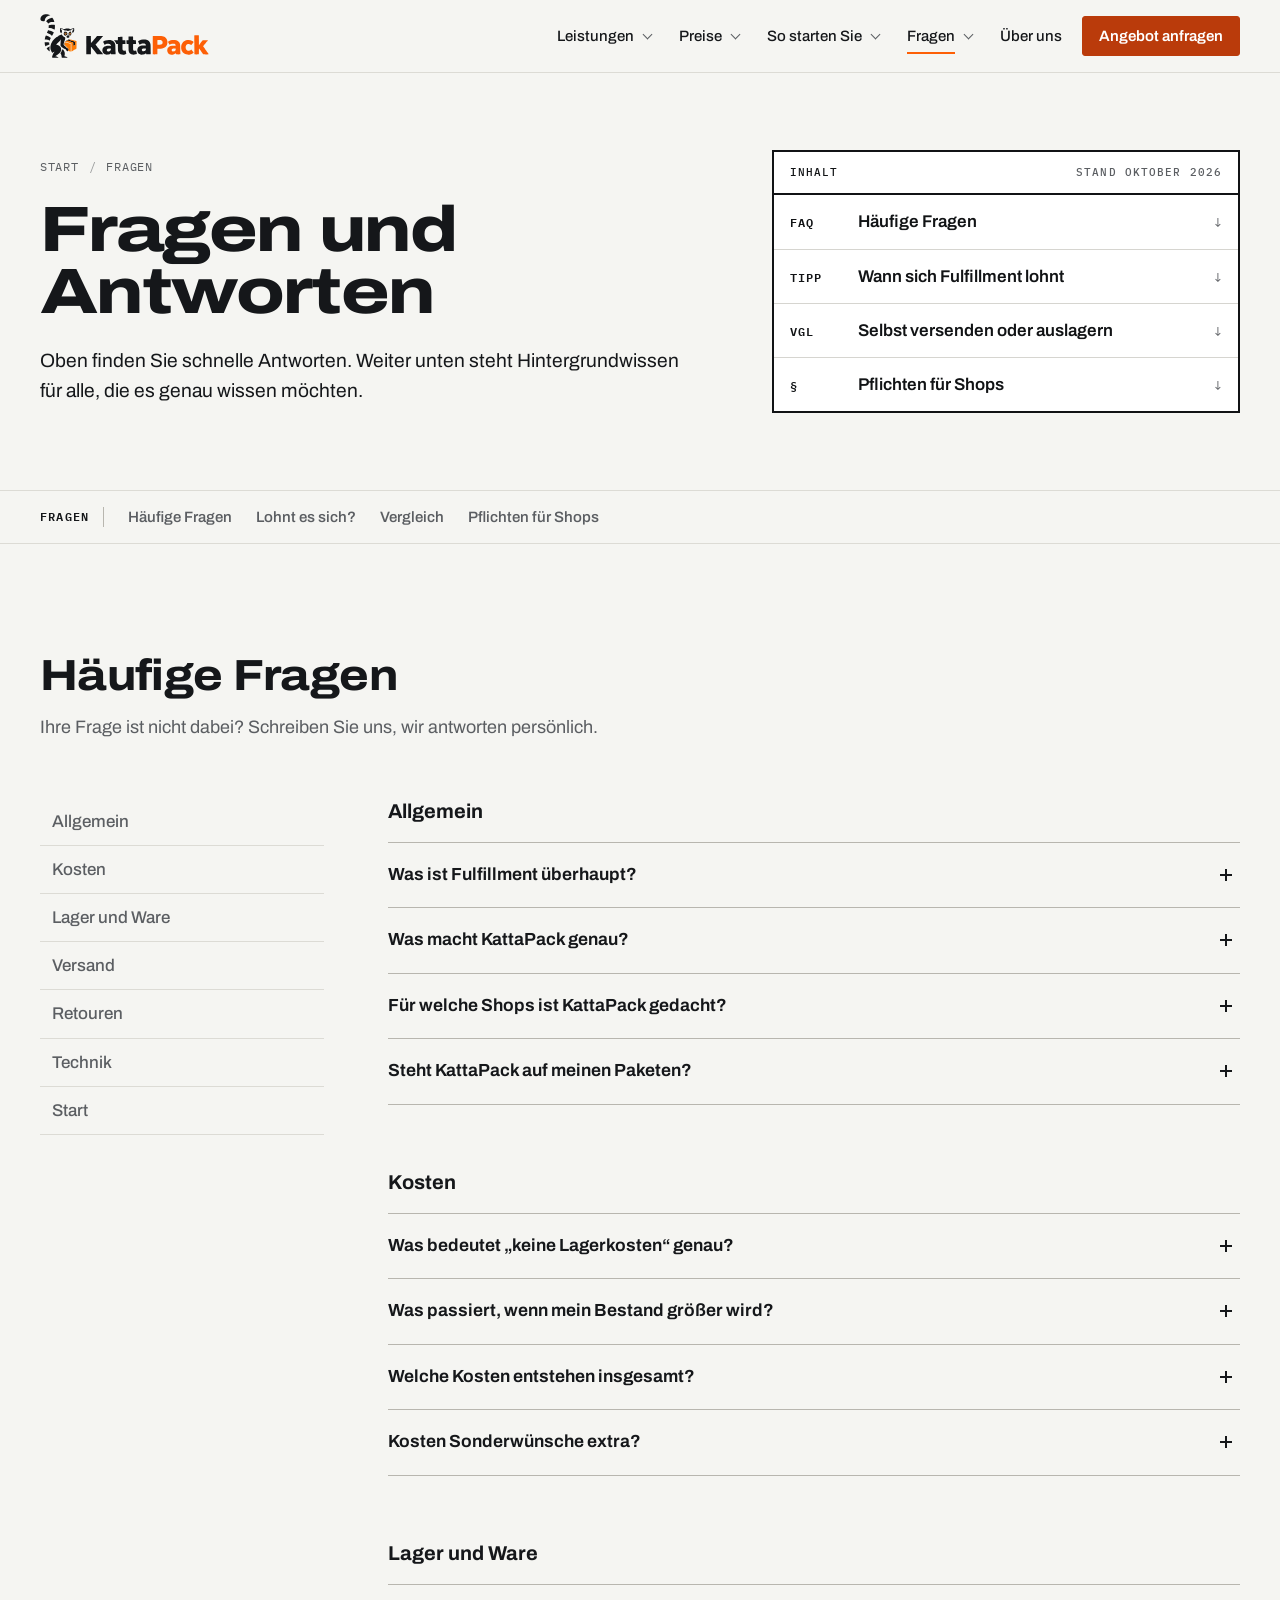
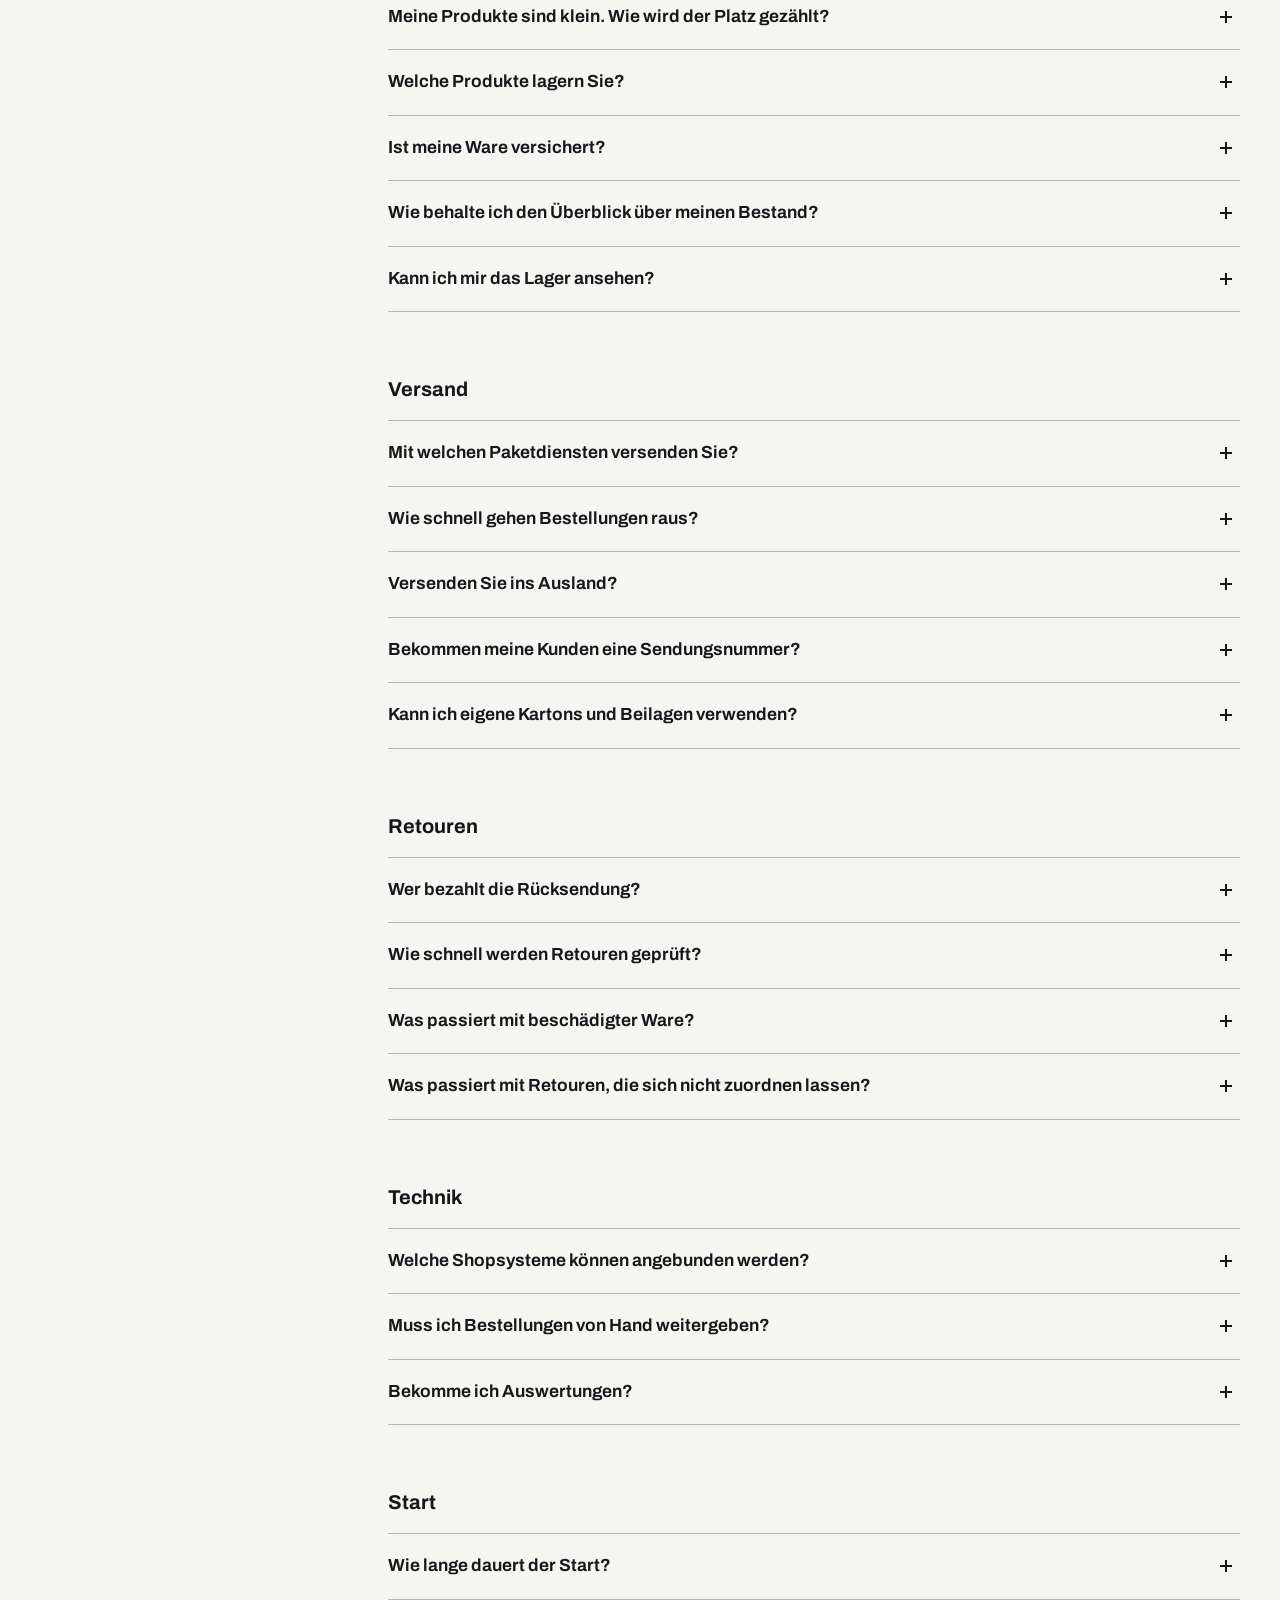
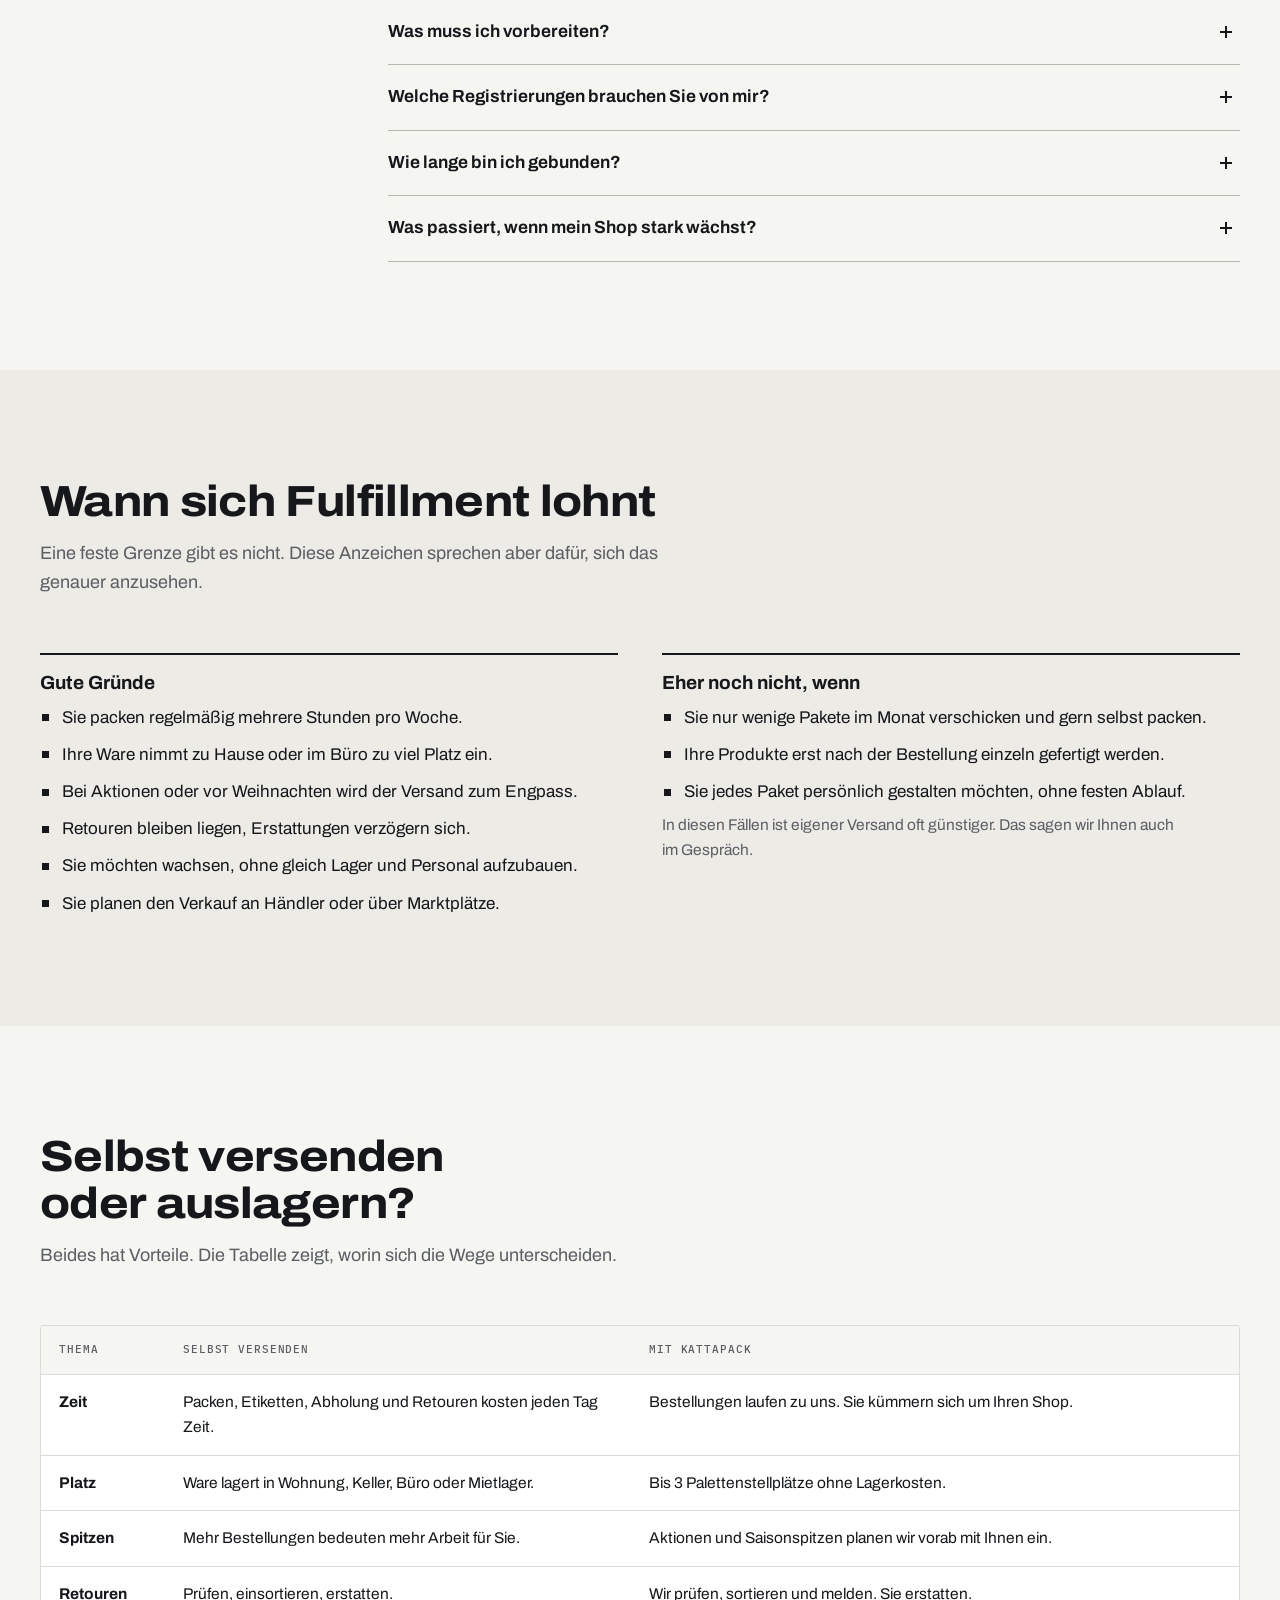
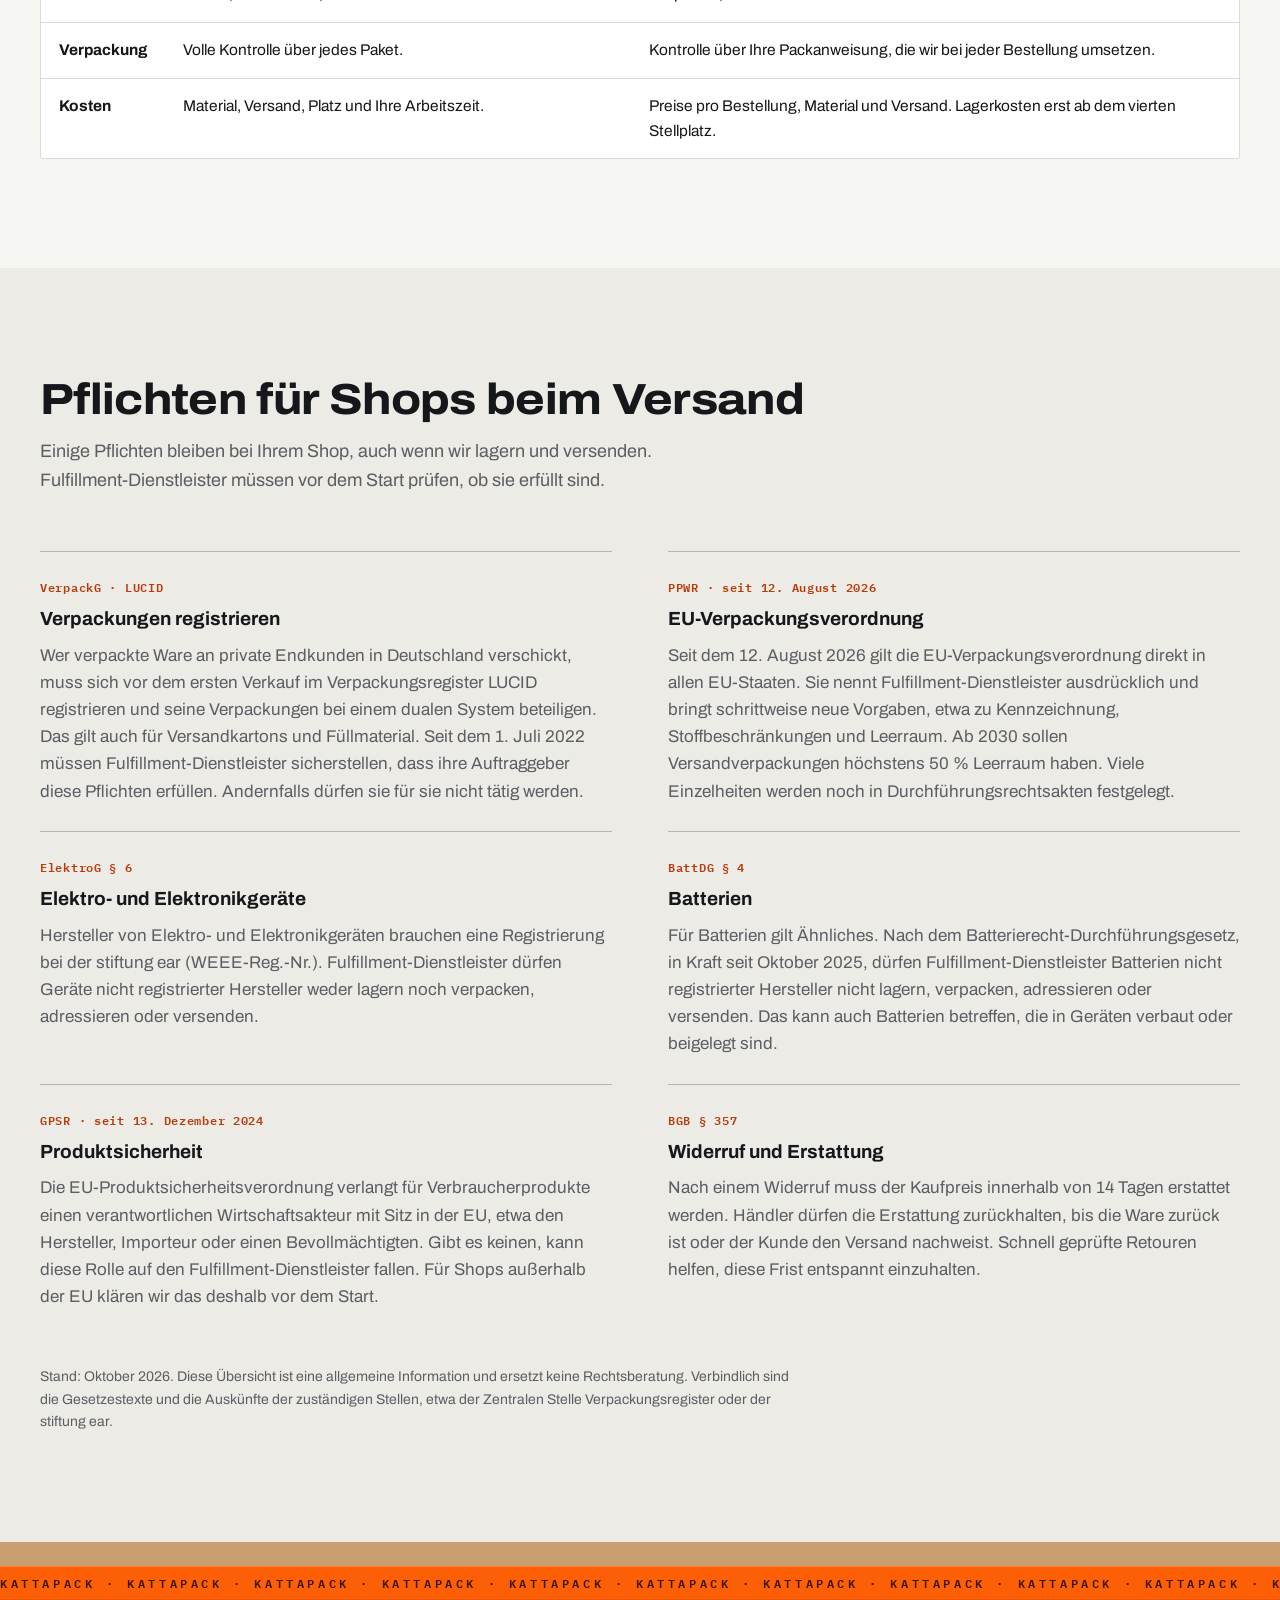
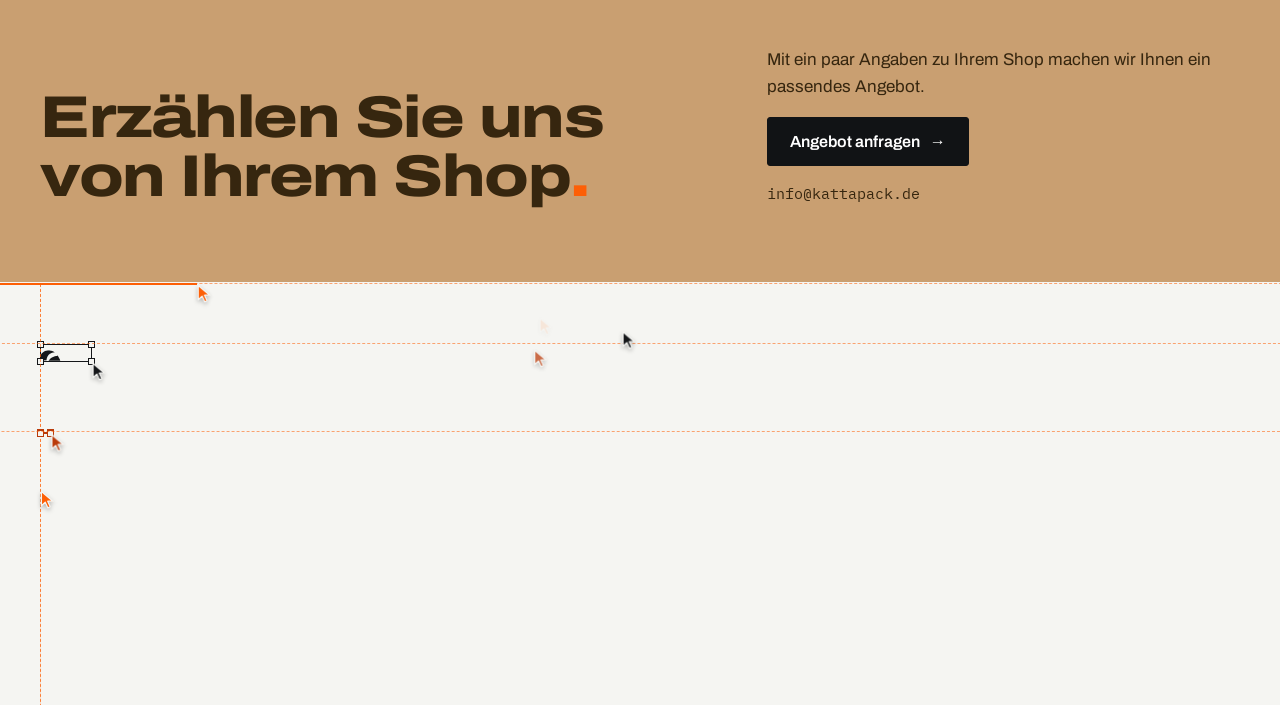
<file: fragen.html>
<!doctype html>
<html lang="de">
<head>
<meta charset="utf-8">
<meta name="viewport" content="width=device-width, initial-scale=1, viewport-fit=cover">
<title>Fragen · KattaPack</title>
<meta name="description" content="Häufige Fragen zu Kosten, Lager, Versand und Retouren, dazu Wissen zu Fulfillment und den Pflichten für Shops.">
<meta property="og:type" content="website">
<meta property="og:locale" content="de_DE">
<meta property="og:site_name" content="KattaPack">
<meta property="og:title" content="Fragen · KattaPack">
<meta property="og:description" content="Häufige Fragen zu Kosten, Lager, Versand und Retouren, dazu Wissen zu Fulfillment und den Pflichten für Shops.">
<meta name="theme-color" content="#F5F5F2" media="(prefers-color-scheme: light)">
<meta name="theme-color" content="#111213" media="(prefers-color-scheme: dark)">
<link rel="icon" href="favicon.ico" sizes="32x32">
<link rel="icon" href="favicon.svg" type="image/svg+xml">
<link rel="apple-touch-icon" href="apple-touch-icon.png">
<link rel="stylesheet" href="fonts/fonts.css">
<link rel="stylesheet" href="site.css?v=5508dc8877">
</head>
<body>
<div class="site page-fragen has-pagebar"><svg class="sprite" aria-hidden="true" focusable="false"><symbol id="kp-mark" viewBox="301.7 91.7 550.0 661.0"><path fill="currentColor" fill-rule="evenodd" d="M490.5,750.3C490.1,750.2 489.5,750.0 489.0,750.0C488.2,750.0 485.4,748.4 483.9,747.0C482.5,745.7 481.5,743.7 480.8,740.9C480.0,737.2 480.4,734.3 482.6,726.4C487.3,710.1 495.1,691.4 502.7,678.5C503.9,676.5 505.5,673.9 506.2,672.7C507.3,670.7 509.1,668.0 513.8,661.2C516.3,657.5 515.9,657.4 510.8,660.1C505.3,663.0 491.5,670.7 489.4,672.0C487.9,672.9 487.6,673.0 486.9,672.6C485.6,671.9 476.0,662.2 475.3,660.8C474.9,660.1 473.9,658.4 473.0,657.1C468.1,649.9 463.4,640.3 460.9,632.5C459.9,629.2 457.4,618.9 456.8,616.0C455.2,606.2 454.5,589.4 455.5,580.3C456.6,569.3 459.3,557.6 463.4,545.3C465.1,540.2 469.0,530.6 471.2,526.2C480.2,508.3 493.8,489.0 507.0,475.5C509.5,472.9 512.4,469.9 513.5,468.7C518.9,462.9 534.2,449.8 544.2,442.4C547.7,439.8 550.9,437.4 551.3,437.1C553.8,435.2 566.0,427.3 571.3,424.1C580.3,418.7 585.4,416.0 594.1,412.0C607.0,406.0 626.5,398.8 627.5,399.7C627.7,399.9 628.9,401.8 630.0,404.0C634.0,412.0 636.8,415.7 643.0,421.8C650.6,429.2 660.8,435.8 670.5,439.5C672.2,440.2 673.9,441.0 674.2,441.4C675.1,442.4 676.8,447.9 677.5,452.1C678.0,454.8 678.0,456.7 677.9,461.6C677.7,468.2 677.1,471.7 675.2,476.5C673.3,481.2 667.1,498.6 661.0,516.2C659.5,520.6 657.4,527.0 656.8,529.3C653.7,541.3 652.3,547.9 652.3,550.5C652.3,551.7 652.6,552.1 660.9,560.5C665.7,565.3 674.5,574.3 680.7,580.7C700.4,601.1 703.0,603.7 703.8,603.8C704.2,603.9 706.1,604.2 707.9,604.5C709.8,604.8 712.3,605.4 713.4,605.7C714.6,606.0 715.5,606.3 715.6,606.3C715.6,606.3 715.5,605.9 715.2,605.3C714.9,604.8 714.7,604.3 714.8,604.3C714.8,604.3 715.7,604.6 716.7,605.0C721.5,606.6 723.0,607.4 726.5,610.2C731.1,613.8 733.7,616.5 735.7,619.5C737.0,621.6 737.2,622.0 737.3,624.1C737.4,626.2 737.3,626.7 736.6,627.7C735.6,629.2 733.9,630.0 731.7,630.0C729.2,630.0 727.1,629.4 723.4,627.6C719.9,625.8 720.0,625.7 721.0,630.3C721.5,632.9 722.0,634.0 724.5,638.4C726.1,641.2 727.6,643.7 727.9,644.0C728.1,644.3 728.3,645.1 728.3,645.8C728.3,646.9 728.2,647.1 727.7,646.9C727.3,646.8 726.8,647.0 726.5,647.4C725.7,648.3 721.1,649.9 718.1,650.4C715.9,650.7 714.8,650.7 711.5,650.2C703.2,649.1 698.3,646.7 694.4,641.8C691.3,638.0 689.5,633.7 687.8,626.6C687.5,625.4 687.0,624.0 686.7,623.7C686.4,623.3 681.6,620.7 676.0,617.8C667.0,613.2 659.9,609.4 651.5,604.7C650.0,603.9 647.0,602.2 644.7,601.0C637.6,597.2 629.8,592.3 623.1,587.3C615.8,581.9 610.5,575.5 608.3,569.6C607.0,566.0 606.6,560.3 606.8,546.7C607.0,535.8 607.2,531.6 608.2,519.8C608.5,516.4 608.9,510.7 609.2,507.2C609.4,503.7 609.9,498.7 610.2,496.2C610.4,493.6 610.8,489.8 611.0,487.8C611.2,485.7 611.5,483.0 611.7,481.8C612.2,478.2 612.2,474.9 611.8,474.8C611.6,474.7 610.8,475.5 610.1,476.6C608.9,478.5 603.6,486.1 601.2,489.3C598.7,492.7 590.8,502.5 587.8,505.8C575.3,520.1 562.3,532.6 545.9,546.3C543.2,548.5 541.0,550.5 541.0,550.6C541.0,551.2 542.0,551.6 545.0,552.2C549.9,553.1 555.3,554.5 561.3,556.5C577.0,561.8 594.4,573.8 602.5,584.7C607.3,591.2 608.2,592.7 610.0,596.5C613.3,603.4 614.8,608.5 616.3,618.6C617.2,624.8 616.5,633.7 614.3,641.9C612.7,647.9 609.3,656.7 607.5,659.3C607.1,660.0 606.1,661.6 605.4,662.8C604.7,664.1 603.3,666.3 602.3,667.6C601.3,669.0 600.3,670.4 600.0,670.8C598.5,673.0 593.6,678.3 588.7,682.8C580.8,690.1 571.1,697.4 555.8,707.7C553.3,709.5 550.2,711.6 549.0,712.4C547.8,713.2 545.9,714.4 544.8,715.1C543.7,715.7 541.1,717.5 538.9,719.1C536.8,720.6 533.7,722.8 532.0,724.0C530.0,725.4 529.0,726.3 529.1,726.6C529.1,727.0 530.4,727.4 534.4,728.2C547.1,730.8 554.9,733.1 561.5,736.4C568.8,739.9 572.4,742.8 574.5,746.8C576.7,750.9 581.4,750.5 532.9,750.5C509.9,750.5 490.8,750.4 490.5,750.3ZM633.6,750.3C629.9,749.9 627.3,748.1 625.6,744.9C624.3,742.2 623.7,739.2 623.7,735.0C623.7,730.2 623.0,725.6 621.0,715.2C620.9,714.4 620.4,712.6 620.0,711.2C617.1,700.6 613.1,692.4 607.7,686.0C605.9,683.9 605.0,682.6 605.0,682.3C605.0,682.1 606.2,680.5 607.8,678.6C613.8,671.2 619.3,661.9 621.6,655.2C623.2,650.5 624.8,643.9 625.3,639.8C625.8,635.8 626.1,635.3 628.5,633.1C629.6,632.0 632.2,629.4 634.2,627.2C639.1,621.8 639.6,621.3 640.0,621.3C641.1,621.3 647.4,628.4 653.1,636.1C659.9,645.2 665.6,656.0 668.4,665.5C671.6,676.0 672.4,688.8 670.7,701.6C669.6,709.7 668.5,714.5 666.0,723.1C665.2,725.8 665.1,726.5 665.4,726.9C665.6,727.1 667.8,727.6 670.2,728.0C678.0,729.3 686.1,731.2 690.8,732.9C692.1,733.3 693.6,733.8 694.2,734.0C696.6,734.8 704.1,738.8 706.6,740.6C709.9,743.1 711.4,744.8 712.8,747.6C713.6,749.3 713.7,749.7 713.4,750.1C713.0,750.6 708.9,750.6 674.4,750.6C653.2,750.5 634.8,750.4 633.6,750.3ZM441.7,650.2C434.9,646.8 428.2,642.7 424.0,639.4C418.6,635.0 410.7,626.9 407.3,622.3C406.7,621.4 405.2,619.5 404.1,618.0C401.2,614.3 398.0,609.3 398.2,609.0C398.3,608.8 398.9,608.4 399.5,608.2C400.1,607.9 401.7,606.8 403.1,605.8C415.5,596.0 414.5,596.7 420.4,592.8C424.5,590.1 429.5,587.3 438.0,582.9C440.3,581.7 440.9,581.3 441.1,580.5C441.7,578.5 442.3,577.3 443.2,576.8C444.0,576.3 444.1,576.3 444.7,576.8C445.8,577.9 445.8,579.2 444.5,585.0C443.9,588.0 443.3,591.6 443.2,593.0C443.0,594.4 442.7,596.6 442.5,598.0C441.7,602.5 441.2,608.7 441.5,612.2C441.6,614.0 441.8,617.6 442.0,620.2C442.3,626.1 443.3,633.6 444.5,639.2C445.4,643.1 447.0,649.8 447.4,650.9C447.7,652.1 447.6,652.7 446.9,652.7C446.7,652.7 444.3,651.6 441.7,650.2ZM382.1,579.4C381.3,577.6 378.3,570.2 376.0,564.5C375.1,562.3 374.3,560.1 374.2,559.5C374.0,558.9 373.7,557.8 373.5,557.0C372.9,554.9 371.7,548.8 371.0,544.5C370.2,539.1 369.6,532.0 369.4,524.3L369.2,516.1L370.2,515.0L371.3,513.8L373.2,514.6C375.0,515.4 375.0,515.4 381.0,515.0C388.6,514.4 405.3,514.7 410.5,515.5C412.5,515.8 415.8,516.3 417.8,516.5C419.8,516.8 424.1,517.7 427.3,518.4C431.9,519.4 433.4,519.6 435.1,519.4C437.8,519.2 438.1,519.5 437.9,522.2C436.8,535.4 436.9,537.8 438.3,548.1C439.2,554.0 439.2,555.1 438.3,555.9C437.6,556.5 437.6,556.5 436.3,555.7C435.2,555.1 434.6,555.0 433.4,555.2C431.3,555.4 424.6,556.9 422.3,557.6C410.2,561.0 394.6,568.5 387.6,574.3C383.8,577.4 383.3,578.1 383.4,579.5C383.6,581.3 382.9,581.3 382.1,579.4ZM798.0,571.4C797.6,571.0 797.5,566.6 797.3,547.2C797.2,534.2 797.1,523.5 797.1,523.5C795.0,522.6 794.0,522.2 791.7,521.3C790.1,520.7 787.4,519.8 785.7,519.1C783.9,518.5 781.7,517.7 780.7,517.3C779.7,517.0 777.3,516.1 775.5,515.3C773.7,514.6 771.4,513.7 770.5,513.3C769.6,513.0 767.9,512.3 766.7,511.8C765.5,511.3 761.8,509.9 758.5,508.7C755.2,507.4 751.3,505.9 749.8,505.3C748.4,504.8 745.5,503.7 743.5,503.0C741.6,502.3 738.0,500.9 735.5,499.8C733.1,498.8 730.3,497.7 729.3,497.4C728.3,497.0 726.2,496.2 724.7,495.7C723.1,495.1 720.5,494.2 719.0,493.6L716.1,492.6L711.8,494.5C707.3,496.5 706.0,497.0 698.2,500.2C695.6,501.2 692.9,502.3 692.2,502.6C690.3,503.5 689.1,504.0 687.0,504.7C684.6,505.4 678.3,507.9 677.9,508.3C677.4,508.6 676.0,508.2 676.0,507.7C676.0,507.5 675.8,507.4 675.6,507.4C675.4,507.5 675.2,507.3 675.1,507.0C675.0,506.7 675.5,506.2 676.3,505.7C677.1,505.2 678.3,504.4 679.1,503.8C684.4,500.0 700.1,490.8 708.7,486.6C729.5,476.4 730.4,475.9 731.4,476.1C731.9,476.2 732.3,476.2 732.3,476.0C732.3,475.9 732.7,475.6 733.1,475.4C733.7,475.2 734.2,475.3 735.3,475.7C736.9,476.4 737.9,476.8 743.8,478.9C745.9,479.6 748.5,480.6 749.7,481.1C753.2,482.5 755.5,483.3 761.0,485.2C763.8,486.2 767.0,487.3 768.0,487.7C769.0,488.1 770.4,488.6 771.2,488.8C771.9,489.1 774.2,489.9 776.3,490.7C780.4,492.2 784.4,493.5 788.2,494.8C789.4,495.2 792.2,496.3 794.3,497.1C796.4,497.9 801.2,499.6 804.8,500.8C808.5,502.1 812.2,503.4 813.0,503.7C813.8,504.1 815.0,504.5 815.6,504.7C818.3,505.3 825.5,508.3 826.1,509.0C826.7,509.7 826.7,511.1 826.6,534.3C826.5,555.5 826.4,559.0 826.0,559.6C825.7,560.1 821.1,562.5 813.5,566.2C803.2,571.2 801.4,572.0 800.0,572.0C798.9,572.0 798.3,571.8 798.0,571.4ZM668.0,556.3C667.7,556.1 666.9,555.2 666.3,554.3C665.7,553.3 664.5,551.6 663.6,550.5C662.5,549.2 662.0,548.3 662.1,547.9C662.2,547.5 662.4,546.5 662.6,545.7C662.8,544.8 663.4,542.1 664.0,539.7C666.7,527.8 667.2,526.0 667.8,524.4C668.1,523.8 668.2,523.1 668.1,522.8C668.0,522.4 668.2,522.3 669.1,522.3L670.2,522.3L670.4,532.6C670.8,550.3 670.8,556.7 670.2,556.7C669.9,556.7 669.6,556.5 669.5,556.3C669.3,556.1 669.1,556.1 668.9,556.3C668.6,556.5 668.3,556.5 668.0,556.3ZM441.7,493.6C441.5,493.4 441.3,492.8 441.3,492.3C441.3,490.7 441.0,490.4 438.2,488.9C434.0,486.6 419.8,481.0 415.5,480.0C415.0,479.9 413.1,479.4 411.3,478.9C401.2,476.3 390.3,474.9 380.3,474.8C375.0,474.8 374.7,474.9 373.8,475.6C372.1,476.9 371.4,477.2 370.8,476.7C370.5,476.4 370.4,475.9 370.5,475.5C370.6,475.1 370.8,473.0 371.0,470.7C371.7,462.3 373.4,452.6 375.2,446.7C375.6,445.3 376.2,443.2 376.5,442.0C377.0,440.0 379.6,432.0 380.8,428.8C381.9,425.7 386.7,414.8 387.2,414.3C388.2,413.2 389.0,413.2 389.9,414.1C390.9,415.0 392.7,415.7 402.8,419.0C420.8,424.9 439.2,434.4 456.6,446.9C458.9,448.5 459.1,448.6 460.6,448.4C463.3,448.1 463.3,448.6 461.0,453.2C455.2,464.9 447.3,483.1 445.2,489.7C444.0,493.3 442.8,494.7 441.7,493.6ZM713.5,448.8C710.8,448.4 709.7,448.1 707.0,446.8C701.0,443.8 694.7,436.3 694.7,432.3C694.7,431.1 694.9,430.7 696.4,429.1C698.0,427.4 704.0,422.7 706.9,420.7C708.7,419.5 710.2,417.3 713.5,410.5C716.9,403.4 717.0,403.3 720.3,403.3C722.1,403.3 722.5,403.4 723.6,404.5C724.9,405.7 725.5,406.7 728.8,413.7C730.9,418.1 730.9,418.2 734.9,422.2C737.1,424.4 739.5,427.0 740.2,428.1C741.4,429.9 741.4,430.1 741.3,432.3C741.0,436.5 738.0,441.1 733.3,444.6C730.2,447.0 727.3,448.2 723.3,448.8C719.6,449.4 718.0,449.4 713.5,448.8ZM477.7,418.8C477.0,418.5 476.3,418.1 476.0,418.0C475.4,417.7 474.8,416.5 474.5,415.3C474.4,414.5 471.1,411.7 463.1,405.7C457.6,401.5 456.0,400.4 450.4,397.0C438.6,389.9 427.5,384.7 416.1,380.8C411.9,379.3 409.3,378.8 405.3,378.5C404.5,378.5 403.7,378.4 403.4,378.4C402.6,378.3 402.7,377.0 403.5,375.1C405.3,371.2 408.3,364.0 408.3,363.7C408.3,363.6 409.4,361.0 410.6,358.0C411.9,355.0 414.3,348.9 416.0,344.4C419.0,336.4 419.6,334.9 420.5,334.5C420.8,334.4 422.3,335.0 424.0,335.8C425.6,336.7 427.3,337.3 427.7,337.3C428.1,337.3 429.0,337.5 429.6,337.6C430.3,337.8 432.0,338.2 433.5,338.5C444.4,340.7 457.9,344.7 467.6,348.5C470.2,349.5 472.4,350.3 472.5,350.3C472.6,350.3 475.6,351.7 479.2,353.3C485.4,356.1 495.3,361.3 499.7,363.9C501.7,365.1 502.7,365.2 504.0,364.5C504.8,364.0 505.7,364.3 505.7,365.1C505.7,365.8 499.0,383.0 496.7,388.3C494.1,394.4 489.6,403.1 486.5,408.2C484.7,411.1 482.5,414.7 481.6,416.2C480.3,418.4 479.4,419.5 478.9,419.3C478.9,419.3 478.3,419.1 477.7,418.8ZM674.4,418.2C668.0,413.5 662.6,408.2 660.2,404.1C658.3,400.8 655.9,394.2 655.3,390.4C654.3,383.8 656.6,374.3 660.7,367.7C664.6,361.5 671.8,354.0 673.8,354.0C675.4,354.0 684.9,357.4 689.5,359.7C697.2,363.3 700.8,366.0 704.5,370.5C707.2,373.8 709.1,377.6 710.0,381.5C710.6,384.1 710.7,385.2 710.6,389.2C710.4,394.0 709.9,395.9 708.0,399.6C707.0,401.5 704.1,404.6 701.2,406.8C698.3,408.9 677.8,419.3 676.5,419.3C676.1,419.3 675.2,418.8 674.4,418.2ZM747.8,416.7C738.6,410.3 732.0,404.7 730.3,402.0C728.0,398.1 726.8,392.5 727.1,386.4C727.3,381.9 727.9,379.6 729.7,375.7C733.6,367.3 741.2,361.2 754.3,355.8C755.8,355.2 757.2,354.7 757.5,354.7C758.3,354.7 759.5,356.0 761.8,359.4C766.3,366.0 769.3,373.2 770.3,379.3C770.8,382.4 770.8,388.9 770.3,391.5C769.3,396.9 766.8,402.9 763.4,407.9C760.8,411.9 753.2,419.0 751.7,419.0C751.4,419.0 749.6,418.0 747.8,416.7ZM684.9,398.9C690.4,397.7 695.1,391.7 694.5,386.5C694.1,383.0 690.9,378.4 687.7,376.8C684.2,375.1 681.4,374.9 678.4,376.3C674.6,378.1 671.9,381.1 670.8,385.0C670.4,386.5 670.3,387.2 670.6,388.8C671.3,392.3 673.9,395.9 677.3,397.9C677.8,398.1 681.8,399.3 682.5,399.3C682.7,399.3 683.8,399.1 684.9,398.9ZM750.7,399.0C751.2,398.9 751.9,398.6 752.4,398.5C752.9,398.4 754.4,397.3 755.8,395.9C758.7,392.9 759.8,390.5 759.8,387.0C759.8,385.2 759.6,384.5 758.7,382.7C757.4,380.4 755.2,378.0 753.6,377.1C751.4,376.0 749.4,375.6 748.1,376.0C744.1,377.3 741.2,379.9 739.2,384.1C737.0,388.4 737.6,391.2 741.2,395.3C744.1,398.5 748.1,400.1 750.7,399.0ZM745.9,395.0C743.1,394.1 741.7,391.8 741.7,387.7C741.7,384.4 742.1,383.0 743.5,381.7C744.7,380.5 746.3,380.0 748.8,380.0C752.2,380.0 754.3,381.3 755.5,384.1C756.1,385.5 756.2,388.9 755.6,390.8C754.7,394.1 749.9,396.2 745.9,395.0ZM678.3,394.3C677.2,393.7 676.6,393.1 675.9,391.7C675.0,390.0 675.0,389.6 675.1,386.8C675.2,384.1 675.3,383.6 676.1,382.4C677.4,380.4 679.1,379.7 682.4,379.7C684.5,379.7 685.2,379.8 686.7,380.6C689.3,381.9 689.7,382.7 689.9,386.6C690.1,390.7 689.5,392.4 687.3,393.9C686.1,394.7 685.5,394.8 682.9,394.9C680.2,395.0 679.6,395.0 678.3,394.3ZM621.5,382.1C616.1,379.1 609.6,373.2 606.6,368.6C604.9,366.1 602.3,360.4 601.1,356.8C599.2,351.1 598.8,348.1 598.9,338.3C598.9,333.0 599.0,328.6 599.3,327.3C599.5,326.1 599.9,323.8 600.2,322.2C601.1,316.5 604.9,303.8 606.0,302.6C606.5,302.1 607.0,302.0 608.2,302.2C613.0,302.8 625.9,306.5 631.5,308.9C636.9,311.2 645.6,315.4 649.8,317.6C652.4,319.0 654.9,320.3 655.3,320.6C656.6,321.2 657.0,321.1 660.0,319.7C661.6,319.0 663.5,318.2 664.3,317.9C665.2,317.6 667.7,316.7 670.1,315.9C676.6,313.6 683.4,311.9 693.0,310.4C698.3,309.6 717.2,309.6 722.0,310.4C723.7,310.7 726.4,311.1 727.8,311.4C736.5,312.6 744.9,315.3 755.2,319.9L759.3,321.7L765.4,318.5C777.7,312.2 789.7,307.5 800.8,304.7C809.8,302.5 809.6,302.5 810.6,305.9C812.6,312.5 813.1,317.4 813.1,328.0C813.1,336.0 813.0,337.7 812.4,341.3C811.1,348.6 808.1,356.5 804.5,362.0C801.2,367.2 793.3,375.1 788.6,378.1C786.8,379.2 786.7,378.8 786.7,373.7C786.7,366.5 785.7,360.9 783.4,353.8C782.6,351.6 782.0,349.5 782.0,349.1C782.0,348.8 782.6,347.6 783.4,346.6C784.2,345.6 785.7,343.6 786.9,342.1C790.5,337.4 794.3,331.0 798.4,322.8C802.5,314.7 802.7,313.8 801.1,313.9C796.5,314.2 770.1,325.9 766.7,329.1C766.1,329.7 763.7,332.4 761.5,335.2L757.4,340.1L749.9,340.0C743.9,340.0 741.8,340.1 739.4,340.5C734.6,341.4 728.7,343.6 723.0,346.5C721.0,347.5 719.0,348.3 718.5,348.3C718.1,348.3 716.8,347.9 715.7,347.3C711.6,345.3 702.0,341.8 696.8,340.5C692.0,339.3 682.8,339.1 673.0,339.9L670.5,340.1L668.3,338.6C665.3,336.7 661.1,334.3 654.8,330.9C651.9,329.4 647.9,327.1 645.8,326.0C634.6,319.7 613.9,311.5 613.0,313.0C612.7,313.4 615.7,320.4 619.1,327.2C621.3,331.7 626.8,340.6 630.1,345.1C631.1,346.6 632.0,348.0 632.0,348.2C632.0,348.4 631.1,350.4 630.0,352.7C625.8,361.6 624.4,367.3 624.1,376.6C624.0,380.2 623.8,382.4 623.5,382.6C623.3,382.9 622.6,382.6 621.5,382.1ZM515.4,327.9C514.9,327.4 514.9,325.7 515.3,324.5C515.6,323.9 515.6,323.4 515.3,323.0C514.9,322.2 505.1,317.3 499.8,315.2C489.9,311.3 484.8,309.6 479.2,308.0C477.9,307.6 476.4,307.2 475.8,307.0C471.3,305.6 460.8,303.5 453.5,302.5C441.5,300.9 434.1,300.5 431.8,301.5C430.2,302.2 429.2,302.1 428.5,301.3C427.9,300.7 427.9,300.5 428.4,296.6C428.7,294.3 429.2,289.6 429.4,286.0C429.7,280.3 429.7,278.7 429.2,273.2C428.3,263.8 428.3,263.7 429.6,262.8C430.3,262.3 431.3,262.0 432.1,262.0C432.8,262.0 435.8,261.3 438.8,260.5C441.7,259.7 445.2,258.8 446.5,258.6C447.8,258.3 450.2,257.7 451.8,257.4C459.2,255.7 472.5,254.2 483.0,253.7C490.8,253.4 502.0,253.7 510.7,254.5L516.5,255.1L518.2,254.2C520.2,253.2 520.8,253.1 521.3,253.8C521.6,254.1 522.0,257.4 522.4,261.9C523.4,272.2 523.4,294.0 522.6,301.3C521.5,310.1 521.4,310.9 519.3,319.7C517.8,325.8 517.4,326.9 516.4,327.7C515.9,328.2 515.7,328.2 515.4,327.9ZM422.4,238.2C417.9,226.9 414.0,220.1 408.3,214.2C403.6,209.3 396.3,204.1 392.0,202.6C385.8,200.4 385.3,200.2 385.3,199.5C385.3,198.8 386.4,198.9 389.2,199.9C390.6,200.3 392.0,200.6 392.3,200.5C392.7,200.4 393.9,199.0 395.0,197.4C402.6,186.9 412.0,177.5 421.2,171.3C428.0,166.6 434.2,163.3 443.8,159.2C450.7,156.2 461.5,153.0 469.0,151.7C478.1,150.1 478.4,150.0 480.6,148.7C481.7,147.9 482.9,147.3 483.3,147.3C484.0,147.3 486.1,150.2 492.5,159.7C495.8,164.5 502.7,177.4 504.6,182.0C507.7,189.6 509.0,193.2 510.1,196.7C511.8,202.3 512.9,206.5 513.4,209.1C513.8,211.4 513.8,211.4 513.0,212.0C512.0,212.9 510.8,212.8 509.2,211.8L507.9,210.8L496.7,210.8C485.6,210.9 480.6,211.2 474.8,212.2C473.4,212.5 471.0,212.9 469.5,213.1C458.7,215.0 444.4,220.0 434.4,225.5C430.7,227.5 425.4,230.9 424.7,231.8C424.5,232.1 424.2,233.4 424.2,234.9C424.1,237.4 423.7,239.0 423.0,239.0C422.8,239.0 422.5,238.7 422.4,238.2ZM342.2,200.1C334.9,199.6 324.0,196.5 317.0,193.0C313.2,191.1 307.9,184.5 305.7,179.0C301.5,168.5 304.0,152.9 312.3,137.7C319.9,123.6 333.8,110.4 349.0,102.9C358.0,98.4 366.0,95.9 376.3,94.4C382.3,93.5 400.2,93.7 406.4,94.6C416.4,96.1 427.6,99.6 435.3,103.5C443.3,107.6 445.6,108.9 448.7,111.2C452.7,114.2 453.2,114.7 452.7,115.6C451.9,117.1 449.9,117.4 448.1,116.3C447.0,115.6 446.8,115.6 443.7,115.9C438.7,116.5 436.2,117.0 429.4,119.0C418.4,122.1 405.5,128.4 398.7,133.9C394.8,137.1 389.0,143.1 386.3,146.6C380.0,155.1 376.1,163.1 372.8,174.5C371.6,178.8 370.2,187.7 369.8,193.6C369.7,195.8 369.4,197.9 369.2,198.2C368.8,198.8 365.5,199.4 359.7,200.0C356.7,200.3 346.1,200.4 342.2,200.1Z"/><path fill="#FD7C05" fill-rule="evenodd" d="M759.0,656.8C758.5,656.6 757.0,656.2 755.6,656.0C754.3,655.7 752.7,655.3 752.2,655.0C751.1,654.4 746.4,652.8 739.7,650.8C737.4,650.2 734.8,649.3 734.0,649.0C733.2,648.7 731.3,648.0 729.9,647.6C728.1,647.0 727.2,646.5 726.9,646.1C726.7,645.7 725.1,642.9 723.4,640.0C720.6,635.2 720.2,634.3 719.6,631.6C719.3,629.9 719.0,627.6 719.0,626.5C719.0,623.6 719.3,623.5 724.2,626.0C726.4,627.0 729.0,628.1 730.0,628.3C731.7,628.7 732.1,628.7 733.2,628.1C735.0,627.3 736.1,625.5 735.9,624.0C735.6,622.5 733.2,618.9 730.8,616.5C727.7,613.3 721.8,608.7 719.7,608.0C717.3,607.1 715.3,606.0 715.3,605.7C715.3,605.5 714.6,604.5 713.8,603.5C712.9,602.5 711.5,600.9 710.7,600.0C709.9,599.0 707.5,596.3 705.3,594.0C703.2,591.7 699.2,587.4 696.6,584.3C693.9,581.3 689.0,576.1 685.8,572.7C682.6,569.3 678.8,565.1 677.3,563.5C675.8,561.9 674.1,560.2 673.5,559.9C672.9,559.6 672.1,558.8 671.7,558.2C671.3,557.5 670.6,556.8 670.2,556.7L669.3,556.3L669.3,551.8C669.2,532.8 669.0,523.9 668.5,523.4C667.8,522.8 667.9,522.2 668.7,519.9C669.0,518.9 669.3,517.8 669.3,517.5C669.3,517.2 669.6,516.7 670.0,516.3C670.6,515.7 670.9,515.7 672.3,515.9C673.1,516.0 674.7,516.4 675.7,516.7C676.7,517.1 678.9,517.7 680.5,518.2C682.1,518.6 684.6,519.3 686.0,519.7C687.4,520.1 690.0,520.7 691.8,521.2C693.7,521.7 695.5,522.2 696.0,522.3C697.0,522.7 701.4,524.0 705.5,525.1C707.1,525.6 709.4,526.3 710.5,526.7C711.6,527.1 713.6,527.6 715.0,527.9C716.4,528.2 718.2,528.6 719.0,528.9C719.8,529.2 722.5,530.0 725.0,530.7C727.5,531.4 730.8,532.4 732.3,532.9C733.9,533.3 735.5,533.9 736.0,534.0C736.5,534.1 738.3,534.7 740.2,535.2C742.0,535.6 744.9,536.5 746.6,537.0C748.3,537.6 750.0,538.0 750.4,538.0C750.7,538.0 751.4,538.2 751.9,538.4C752.4,538.7 754.0,539.2 755.5,539.5C758.9,540.2 760.8,540.9 761.3,541.5C761.9,542.2 761.9,656.2 761.3,656.9C760.8,657.5 760.1,657.4 759.0,656.8ZM770.6,655.4C770.4,655.3 770.3,628.9 770.3,596.7C770.3,564.5 770.2,537.7 770.0,537.2C769.9,536.6 769.4,536.0 768.8,535.6C767.8,535.0 761.8,533.1 758.2,532.2C756.3,531.7 751.4,530.3 748.5,529.3C747.4,528.9 745.5,528.4 744.3,528.2C743.1,528.0 740.5,527.2 738.5,526.6C736.5,526.0 733.4,525.0 731.7,524.5C724.0,522.3 721.4,521.5 719.7,520.9C718.8,520.5 717.1,520.0 716.1,519.8C713.6,519.2 707.4,517.5 706.3,517.1C705.9,516.9 704.9,516.6 704.2,516.4C703.4,516.2 701.6,515.7 700.0,515.2C698.4,514.8 696.3,514.2 695.2,514.0C694.1,513.8 692.7,513.4 692.1,513.1C691.4,512.8 689.6,512.3 688.2,512.0C684.4,511.1 676.9,508.6 676.2,507.9C676.0,507.8 676.0,507.5 676.3,507.2C676.8,506.7 682.4,504.4 685.7,503.3C687.8,502.6 689.0,502.2 690.8,501.3C691.6,501.0 694.3,499.8 696.8,498.8C704.6,495.7 706.0,495.1 710.3,493.2C712.6,492.2 715.0,491.3 715.5,491.2C716.5,491.0 718.7,491.6 726.0,494.3C727.6,494.9 729.7,495.7 730.7,496.0C731.7,496.4 734.5,497.5 736.9,498.5C739.3,499.5 742.9,500.9 744.9,501.6C746.9,502.4 749.7,503.4 751.2,504.0C752.6,504.6 756.5,506.1 759.8,507.3C763.1,508.6 766.8,510.0 768.0,510.5C769.2,511.0 770.9,511.7 771.8,512.0C772.8,512.3 775.0,513.2 776.8,514.0C778.7,514.7 781.0,515.6 782.0,516.0C783.0,516.3 785.3,517.1 787.0,517.8C788.7,518.4 791.6,519.5 793.4,520.1C797.0,521.4 798.0,521.9 798.4,522.5C798.5,522.7 798.7,533.1 798.7,545.7C798.7,558.2 798.8,568.9 799.0,569.3C799.1,569.7 799.4,570.2 799.7,570.4C800.3,570.8 823.9,559.4 824.7,558.3C825.1,557.6 825.2,554.3 825.3,534.3C825.4,512.3 825.3,511.1 824.8,510.4C824.2,509.7 817.0,506.7 814.3,506.0C813.6,505.8 812.4,505.4 811.6,505.1C810.8,504.7 807.2,503.4 803.5,502.2C799.8,500.9 795.1,499.2 793.0,498.4C790.9,497.6 788.1,496.6 786.8,496.1C783.1,494.9 779.1,493.5 775.0,492.0C772.9,491.2 770.6,490.4 769.8,490.2C769.1,489.9 767.7,489.4 766.7,489.0C765.7,488.6 762.5,487.5 759.7,486.5C754.2,484.6 751.9,483.8 748.3,482.4C747.1,482.0 744.5,481.0 742.5,480.3C736.6,478.1 735.6,477.8 733.9,477.0C733.0,476.7 732.3,476.2 732.3,476.1C732.3,475.7 734.5,474.7 738.2,473.5C740.8,472.6 741.0,472.5 742.9,473.0C744.0,473.2 746.2,473.7 747.8,474.0C749.5,474.4 751.6,474.9 752.5,475.2C753.4,475.4 757.0,476.3 760.5,477.2C764.0,478.0 767.4,478.9 768.0,479.2C768.6,479.4 770.4,479.8 771.8,480.0C774.4,480.3 782.3,482.2 784.5,483.0C785.5,483.3 796.6,485.8 798.5,486.1C799.1,486.2 799.9,486.4 800.5,486.6C801.1,486.8 802.7,487.2 804.2,487.5C805.6,487.8 808.4,488.5 810.3,489.0C812.3,489.5 814.6,490.0 815.5,490.2C816.4,490.3 817.9,490.6 818.8,490.8C819.8,491.1 821.9,491.6 823.7,492.0C825.4,492.3 827.3,492.8 827.8,493.0C828.4,493.2 830.3,493.7 832.1,494.0C833.9,494.4 835.7,494.8 836.0,495.0C836.4,495.2 838.1,495.6 839.9,495.8C843.5,496.4 848.4,497.8 849.0,498.5C849.3,498.8 849.4,515.3 849.3,554.6C849.3,607.8 849.3,610.2 848.7,611.0C848.4,611.5 846.9,612.5 845.3,613.4C842.7,614.8 838.8,617.0 833.1,620.3C831.8,621.0 830.6,621.7 830.4,621.7C830.3,621.7 829.6,622.1 829.0,622.5C828.3,623.0 827.1,623.7 826.2,624.2C825.2,624.6 823.5,625.6 822.3,626.4C821.1,627.1 818.1,628.9 815.5,630.3C812.9,631.7 809.9,633.4 808.8,634.1C804.1,636.8 802.0,638.0 801.7,638.0C801.5,638.0 800.8,638.4 800.2,639.0C799.6,639.6 798.8,640.0 798.5,640.0C798.1,640.0 797.4,640.3 797.0,640.6C796.5,640.9 795.5,641.6 794.8,642.1C794.0,642.6 790.5,644.6 787.0,646.6C777.5,651.9 776.2,652.7 775.7,653.2C775.2,653.5 771.2,655.7 770.9,655.7C770.8,655.7 770.7,655.6 770.6,655.4ZM746.1,400.5C742.6,399.6 739.3,396.8 737.4,393.2C736.7,391.7 736.5,391.1 736.5,388.5C736.5,385.6 736.6,385.3 737.8,382.8C743.0,372.2 754.6,371.4 760.0,381.4C761.1,383.4 761.2,383.6 761.2,387.0C761.2,392.0 760.4,393.9 757.1,397.2C755.7,398.6 754.3,399.7 753.8,399.8C753.2,400.0 752.5,400.2 752.1,400.4C750.7,400.9 747.9,401.0 746.1,400.5ZM678.7,400.0C676.2,399.4 676.1,399.4 673.9,397.7C672.1,396.3 669.9,392.9 669.4,390.7C668.5,387.0 669.2,383.1 671.1,380.0C672.6,377.8 674.4,376.3 677.1,375.0C678.9,374.1 679.5,374.0 682.0,374.0C687.8,374.0 691.8,376.3 694.6,381.3C695.6,383.1 695.7,383.7 695.9,386.6C696.1,390.5 695.5,392.7 693.3,395.5C689.9,399.9 684.6,401.6 678.7,400.0ZM750.9,393.3C752.9,392.6 754.7,389.8 754.7,387.4C754.7,385.2 752.4,382.2 750.3,381.7C745.3,380.3 741.5,385.4 743.6,390.4C744.9,393.3 747.8,394.5 750.9,393.3ZM686.0,392.5C688.0,391.2 688.8,389.2 688.5,386.5C688.4,385.4 688.1,384.1 687.7,383.7C686.9,382.5 683.8,381.0 682.4,381.0C679.2,381.0 676.7,383.5 676.4,386.8C676.2,389.3 677.6,391.8 679.7,392.9C681.7,394.0 684.0,393.8 686.0,392.5Z"/></symbol><symbol id="kp-word" viewBox="165.7 772.7 858.3 139.3"><path fill="currentColor" fill-rule="evenodd" d="M309.3,909.8C308.9,909.7 307.4,909.5 306.2,909.3C295.1,907.6 286.5,901.6 282.4,892.8C279.6,886.6 279.0,877.6 281.0,870.7C282.4,865.9 285.4,860.9 288.9,857.6C296.4,850.5 311.5,846.5 326.3,847.6C329.2,847.9 333.0,848.3 334.8,848.5C338.8,849.1 339.3,848.9 339.3,846.4C339.3,842.6 337.3,838.3 334.6,836.3C332.1,834.5 326.4,833.0 322.0,833.0C319.8,833.0 313.8,833.8 311.8,834.4C307.3,835.7 303.9,837.0 299.9,839.0C298.5,839.8 297.0,840.3 296.6,840.3C295.8,840.2 294.2,837.3 288.3,826.0C285.5,820.6 285.3,820.1 285.7,819.4C286.6,817.8 294.9,813.5 301.7,811.2C315.0,806.5 333.7,806.1 345.5,810.3C359.3,815.2 366.3,822.9 369.5,836.6C370.5,841.0 370.7,845.1 371.0,866.0C371.2,883.4 371.3,887.7 371.8,890.2C372.5,893.9 372.6,906.6 371.9,907.3C371.4,907.8 341.3,907.8 340.7,907.3C340.5,907.0 340.3,905.7 340.3,903.6C340.3,899.7 340.0,899.3 338.1,901.1C334.2,904.8 328.0,907.7 321.2,909.2C319.1,909.6 310.8,910.1 309.3,909.8ZM553.5,909.8C547.2,909.0 543.3,907.8 538.9,905.6C535.6,904.0 533.1,902.1 530.6,899.4C521.1,889.1 520.9,870.0 530.2,858.3C534.8,852.3 544.5,847.6 555.1,846.0C563.6,844.7 567.9,844.7 579.4,846.1C583.3,846.5 583.7,846.3 583.7,844.1C583.7,837.5 579.8,833.1 572.5,831.5C569.3,830.8 561.2,830.9 557.5,831.8C552.4,833.0 545.5,835.9 542.0,838.2C541.3,838.7 540.6,838.9 540.3,838.8C539.7,838.6 529.3,818.0 529.3,817.1C529.3,816.1 532.1,814.3 538.2,811.3C545.9,807.6 552.9,805.6 563.0,804.5C568.6,803.9 573.8,804.0 580.5,804.8C589.5,806.0 598.5,809.9 604.1,815.0C609.5,820.0 612.9,825.8 614.8,833.9C616.4,840.3 616.6,844.3 616.7,867.2C616.7,878.7 616.8,889.1 617.0,890.3C617.5,893.6 617.4,906.8 616.9,907.3C616.4,907.8 586.3,907.8 585.7,907.3C585.5,907.0 585.3,905.7 585.3,903.8C585.3,901.4 585.2,900.6 584.9,900.5C584.6,900.4 582.7,901.4 580.7,902.8C575.5,906.4 571.6,908.1 565.5,909.3C563.5,909.7 555.4,910.1 553.5,909.8ZM415.5,909.2C409.1,908.2 402.1,904.9 398.1,901.0C394.2,897.3 391.2,891.4 389.8,885.1C388.6,879.0 388.3,874.3 388.4,855.4C388.4,841.5 388.3,836.8 388.0,836.5C387.7,836.1 386.6,836.0 382.6,836.0C379.3,836.0 377.6,835.9 377.5,835.6C377.3,835.4 376.7,833.6 376.0,831.6C373.4,824.2 369.2,817.5 364.1,812.7C362.3,810.9 361.3,809.8 361.5,809.5C361.6,809.1 363.5,809.0 374.4,809.0C386.4,809.0 387.3,809.0 387.8,808.4C388.3,807.9 388.3,806.6 388.3,798.1C388.3,786.7 388.1,787.5 392.2,787.0C395.3,786.7 399.8,786.1 403.3,785.7C404.7,785.5 406.9,785.3 408.2,785.2C409.4,785.1 412.0,784.7 413.9,784.5C415.7,784.2 417.9,784.0 418.7,784.1L420.2,784.2L420.3,796.1C420.5,807.4 420.5,808.1 421.1,808.5C421.7,808.9 423.5,809.0 430.5,809.0C441.1,809.0 440.3,808.6 440.3,814.3C440.3,816.4 440.5,819.4 440.6,820.8C441.2,826.1 441.5,834.9 441.0,835.5C440.6,835.9 439.2,836.0 431.0,836.0C422.5,836.0 421.4,836.1 421.0,836.6C420.6,837.0 420.5,840.2 420.4,853.6C420.2,874.0 420.5,876.4 423.2,879.6C426.0,883.0 432.3,883.6 438.6,881.1C440.1,880.5 440.9,880.3 441.3,880.5C441.8,880.9 442.3,882.2 443.7,888.0C444.2,890.3 445.3,894.6 446.0,897.6C447.1,901.8 447.3,903.3 447.1,903.8C446.5,905.0 442.3,906.9 437.3,908.2C431.8,909.6 421.3,910.1 415.5,909.2ZM488.8,909.0C478.9,907.2 471.2,902.0 467.2,894.4C465.5,891.0 464.6,888.7 463.7,884.5C463.0,881.7 462.9,880.1 462.7,861.5C462.5,850.5 462.5,840.6 462.6,839.6C462.7,837.9 462.7,837.5 462.0,836.8C461.2,836.0 461.1,836.0 455.6,836.0C451.6,836.0 450.0,835.9 449.7,835.6C449.1,834.8 448.0,821.1 448.0,813.9C448.0,810.8 448.1,809.9 448.5,809.5C449.0,809.1 450.0,809.0 455.2,809.0C460.3,809.0 461.4,808.9 461.8,808.5C462.3,808.0 462.3,806.7 462.4,799.7C462.4,795.2 462.4,789.8 462.4,787.8C462.3,784.7 462.3,784.0 462.8,783.6C463.3,783.1 464.8,783.0 478.5,783.0C489.7,783.0 493.6,783.1 493.9,783.4C494.2,783.7 494.3,786.9 494.3,795.7L494.3,807.6L495.1,808.3C495.9,809.0 496.1,809.0 504.5,809.0C510.8,809.0 513.3,809.1 513.6,809.4C513.8,809.6 514.0,810.8 514.0,812.5C514.0,814.0 514.3,819.6 514.7,825.1C515.2,832.9 515.3,835.1 515.0,835.5C514.7,835.9 513.0,836.0 505.0,836.0C496.2,836.0 495.4,836.0 494.9,836.6C494.4,837.2 494.3,838.9 494.3,854.0C494.3,875.5 494.6,877.4 498.0,880.4C500.5,882.7 505.3,883.3 510.2,881.8C514.5,880.6 514.7,880.5 515.0,880.9C515.2,881.1 515.7,882.6 516.2,884.2C516.6,885.8 517.5,889.1 518.2,891.5C520.5,899.9 521.3,903.4 521.0,904.1C520.1,905.7 512.0,908.3 504.8,909.3C501.0,909.9 492.7,909.7 488.8,909.0ZM168.1,907.2C167.8,907.0 167.7,887.4 167.8,843.9C167.8,784.0 167.9,781.0 168.4,780.4C169.0,779.9 170.2,779.8 184.1,779.7C196.7,779.6 199.3,779.7 199.6,780.1C199.9,780.4 200.0,787.0 200.1,804.2C200.2,825.2 200.2,827.8 200.7,827.9C201.2,828.0 204.4,824.6 212.0,815.5C214.3,812.8 216.9,809.7 217.8,808.7C218.8,807.7 221.3,804.8 223.4,802.3C225.5,799.9 230.6,794.0 234.7,789.3C238.7,784.7 242.4,780.6 242.7,780.3C243.4,779.9 246.4,779.8 263.7,779.7C281.5,779.6 283.9,779.7 284.3,780.1C284.6,780.5 284.1,781.3 280.6,785.2C278.3,787.7 275.2,791.3 273.5,793.1C271.9,795.0 268.8,798.5 266.5,801.0C264.3,803.5 260.4,807.8 258.0,810.6C255.5,813.3 249.3,820.3 244.2,826.0C239.0,831.7 234.2,837.2 233.4,838.1L232.0,839.7L232.6,840.7C232.9,841.2 234.4,843.1 235.8,844.9C237.3,846.6 241.3,851.6 244.7,855.8C248.1,860.1 252.3,865.3 254.1,867.5C257.0,871.1 261.1,876.3 265.8,882.2C268.2,885.1 271.5,889.4 276.1,895.2C278.2,897.9 280.4,900.7 280.9,901.3C283.8,904.7 285.1,906.7 284.9,907.2C284.7,907.6 282.4,907.7 264.2,907.7C245.2,907.7 243.7,907.6 243.1,907.1C242.4,906.5 229.3,890.0 225.0,884.3C223.8,882.8 221.4,879.8 219.6,877.7C217.9,875.6 215.0,871.9 213.1,869.6C207.1,862.0 201.2,855.2 200.7,855.2C200.2,855.2 200.2,857.6 200.1,881.0C200.0,899.4 199.9,906.9 199.6,907.2C199.1,907.9 168.6,907.9 168.1,907.2ZM325.0,887.3C331.1,886.5 336.1,883.1 338.4,878.1C339.4,876.0 339.7,868.8 338.9,867.9C338.5,867.6 337.1,867.4 332.4,867.2C322.5,866.9 317.2,868.0 313.5,871.4C311.1,873.5 310.5,875.1 310.7,878.6C311.0,883.4 313.4,886.1 318.3,887.2C320.6,887.7 321.8,887.7 325.0,887.3ZM573.7,885.0C574.8,884.6 576.4,883.8 577.4,883.1C582.2,879.8 583.7,876.9 583.7,870.3C583.7,867.2 583.6,866.7 583.1,866.5C582.8,866.4 579.4,866.2 575.5,866.1C569.2,865.9 568.2,866.0 565.7,866.6C560.3,867.9 557.6,869.7 556.1,872.8C555.3,874.7 555.1,877.6 555.7,879.8C556.2,881.7 558.6,884.1 561.1,885.1C563.0,885.9 563.5,886.0 567.5,885.9C571.1,885.8 572.2,885.7 573.7,885.0Z"/><path fill="#FD5F06" fill-rule="evenodd" d="M760.3,909.7C751.2,908.2 742.7,904.0 739.1,899.2C738.5,898.4 737.7,897.4 737.2,896.8C735.9,895.1 734.0,890.5 733.1,886.6C731.7,880.2 732.3,872.9 734.9,866.8C735.4,865.7 736.0,864.2 736.3,863.5C737.0,861.7 743.6,855.1 746.0,853.8C748.5,852.4 752.4,850.8 755.0,850.2C756.1,849.9 757.8,849.3 758.8,849.0C762.3,847.7 773.1,847.3 784.4,848.0C789.4,848.4 790.1,848.4 790.8,847.9C791.6,847.4 791.6,847.2 791.5,845.9C791.3,845.1 790.9,843.4 790.5,842.0C789.8,839.8 789.4,839.2 787.8,837.6C785.3,835.2 784.6,834.9 779.6,833.7C775.7,832.8 775.2,832.8 772.1,833.0C770.3,833.2 768.4,833.5 767.9,833.7C767.3,833.9 766.5,834.0 766.0,834.0C764.8,834.0 758.9,836.0 755.9,837.3C754.7,837.9 753.5,838.3 753.3,838.3C753.1,838.3 752.5,838.7 751.9,839.1C750.4,840.3 749.3,840.5 748.4,839.8C748.0,839.4 746.4,836.7 744.7,833.7C743.1,830.6 740.9,826.7 739.9,824.8C737.8,821.1 737.6,820.0 738.8,819.0C740.3,817.6 742.4,816.0 742.8,816.0C743.0,816.0 744.6,815.3 746.5,814.3C752.3,811.5 761.0,808.8 766.8,808.0C776.0,806.9 787.7,807.5 794.8,809.5C799.7,810.9 801.9,811.9 805.8,814.3C809.3,816.4 814.9,821.7 816.2,824.0C816.7,824.8 817.6,826.4 818.2,827.5C819.6,829.9 821.6,835.3 822.0,838.2C823.1,844.7 823.3,849.3 823.3,867.7C823.3,880.9 823.4,886.8 823.7,887.7C824.0,888.4 824.2,892.4 824.2,897.9C824.4,906.0 824.3,906.9 823.8,907.4C823.3,907.9 821.9,908.0 808.9,908.0C796.4,908.0 794.4,907.9 793.7,907.5C793.1,907.0 793.0,906.7 793.0,904.0C793.0,899.7 792.3,899.4 788.9,902.3C786.4,904.5 780.4,907.4 775.7,908.6C772.5,909.5 771.0,909.7 767.0,909.8C764.3,909.9 761.3,909.8 760.3,909.7ZM872.7,909.5C861.5,907.9 852.3,904.1 846.4,898.5C845.2,897.4 844.0,896.4 843.7,896.2C841.8,895.1 837.5,889.1 835.3,884.5C834.6,882.9 833.6,880.8 833.1,880.0C832.7,879.1 832.2,877.5 832.0,876.3C831.8,875.1 831.4,873.1 831.0,872.0C830.0,868.8 829.6,863.4 829.8,855.8C830.0,850.6 830.2,848.7 830.7,846.8C831.0,845.6 831.6,843.6 831.8,842.5C832.0,841.4 832.5,839.9 832.8,839.3C835.3,833.7 836.4,831.7 838.5,828.5C846.3,816.8 859.1,809.3 874.0,807.6C886.0,806.3 898.8,809.1 908.2,815.1C912.4,817.8 916.7,821.5 916.7,822.4C916.7,822.7 915.6,824.2 914.3,825.7C913.1,827.2 912.0,828.5 912.0,828.7C912.0,828.8 910.7,830.5 909.1,832.4C907.5,834.4 905.6,836.7 905.0,837.5C903.3,839.8 900.5,842.7 899.9,842.7C899.7,842.7 898.4,841.9 897.0,840.9C892.0,837.1 886.5,835.0 881.5,835.0C878.8,835.0 874.4,836.1 872.1,837.2C869.4,838.6 864.9,843.1 864.2,845.2C863.9,846.1 863.4,847.1 863.2,847.5C862.2,849.4 862.0,850.2 861.5,853.5C860.8,858.3 860.9,862.2 861.6,865.7C862.7,870.6 864.4,873.7 868.3,877.8C870.1,879.6 874.3,881.8 877.2,882.3C881.0,883.0 886.6,882.5 889.1,881.3C889.7,880.9 891.1,880.4 892.1,880.0C893.2,879.6 894.9,878.4 896.8,876.8C898.4,875.5 899.8,874.3 900.0,874.3C900.3,874.3 902.4,876.6 905.3,880.2C906.5,881.6 908.5,883.9 909.7,885.2C911.9,887.7 915.0,891.4 916.3,893.2C917.0,894.2 917.1,894.4 916.7,895.2C916.5,895.6 916.2,896.0 916.0,896.0C915.8,896.0 914.7,896.9 913.6,897.9C909.1,902.2 899.7,907.0 893.2,908.4C885.6,910.0 879.0,910.4 872.7,909.5ZM634.9,907.7C633.3,907.7 632.3,907.5 632.0,907.2C631.7,906.9 631.6,889.8 631.7,843.8C631.7,787.8 631.7,780.8 632.2,780.3C632.6,779.9 636.0,779.8 659.9,779.7C691.1,779.6 694.6,779.8 701.3,781.5C706.3,782.7 711.1,784.4 711.9,785.1C712.3,785.3 713.6,786.2 715.0,787.0C720.1,790.0 723.5,793.2 726.9,798.2C730.0,802.7 731.7,807.1 733.7,816.0C734.2,818.1 733.9,828.3 733.3,831.5C732.5,836.3 730.5,842.3 728.6,846.2C726.9,849.5 720.7,856.3 717.3,858.6C712.3,861.9 709.0,863.6 706.9,864.0C705.9,864.2 704.6,864.6 703.8,865.0C701.9,865.9 695.2,867.2 690.2,867.7C687.9,867.8 681.2,868.0 675.4,868.0C667.6,868.0 664.7,868.1 664.4,868.4C664.1,868.7 664.0,873.5 664.0,887.9C664.0,903.3 663.9,907.0 663.6,907.3C663.1,907.6 641.3,908.0 634.9,907.7ZM924.2,907.7C923.3,907.6 922.5,907.2 922.3,907.0C922.1,906.7 922.0,889.2 922.0,864.3C922.0,836.0 921.9,821.4 921.6,819.8C921.4,818.6 921.3,814.4 921.3,810.7C921.4,806.9 921.4,801.6 921.4,798.8C921.5,796.1 921.4,789.9 921.4,785.1C921.3,776.3 921.3,776.3 922.0,775.5L922.8,774.7L937.5,774.7C952.1,774.7 952.2,774.7 952.9,775.4C953.5,776.0 953.5,777.2 953.6,808.6C953.6,826.5 953.8,841.4 953.8,841.6C954.1,842.5 955.0,841.9 956.4,840.1C957.2,839.0 958.2,837.8 958.6,837.3C959.1,836.8 959.8,835.8 960.1,835.2C960.5,834.6 962.1,832.4 963.6,830.4C965.1,828.5 966.6,826.3 967.1,825.7C968.8,823.2 973.1,817.7 974.3,816.5C975.0,815.8 975.8,814.7 976.1,814.2C976.4,813.6 977.5,812.2 978.6,811.1L980.5,809.0L997.9,809.0C1015.1,809.0 1016.0,809.1 1016.0,810.1C1016.0,810.2 1014.8,811.8 1013.2,813.6C1011.7,815.5 1010.0,817.6 1009.3,818.5C1008.7,819.3 1006.8,821.7 1005.1,823.7C1003.4,825.7 1001.4,828.2 1000.6,829.3C999.8,830.3 997.6,833.1 995.7,835.4C993.7,837.7 990.5,841.6 988.5,844.0C982.5,851.2 982.6,850.7 986.3,855.8C989.1,859.6 989.7,860.4 992.1,863.9C992.9,865.0 994.7,867.6 996.1,869.6C997.5,871.5 999.0,873.7 999.4,874.3C999.8,874.9 1000.5,875.9 1001.0,876.5C1001.5,877.1 1002.4,878.5 1003.2,879.5C1005.1,882.3 1007.8,886.0 1008.7,887.1C1009.1,887.7 1009.8,888.6 1010.2,889.2C1010.9,890.4 1013.5,894.2 1017.5,899.8C1022.5,906.9 1022.6,907.0 1021.4,907.6C1021.0,907.8 1013.9,907.9 1002.7,907.8C985.8,907.7 984.4,907.6 983.7,907.0C982.8,906.4 981.9,905.2 979.5,901.5C978.6,900.2 977.6,898.8 977.3,898.3C977.0,897.9 976.4,897.1 976.1,896.5C975.8,895.9 974.5,894.1 973.2,892.3C971.9,890.6 969.8,887.6 968.5,885.7C966.0,881.7 962.5,876.9 961.5,875.7C961.2,875.3 960.6,874.5 960.2,873.8C959.8,873.2 958.9,871.9 958.3,870.9C957.6,870.0 956.6,868.6 956.1,867.8C955.5,867.1 954.9,866.5 954.5,866.5C953.8,866.5 953.8,866.9 953.7,886.6C953.5,904.6 953.4,906.7 953.0,907.2C952.5,907.7 950.9,907.7 939.1,907.8C931.8,907.9 925.1,907.8 924.2,907.7ZM780.3,886.7C784.0,885.5 785.4,884.6 787.9,882.0C789.8,880.1 790.1,879.6 790.9,877.1C791.5,874.9 791.7,873.8 791.6,871.3C791.5,867.1 792.0,867.3 781.7,867.4C773.9,867.6 773.4,867.6 770.8,868.5C765.9,870.0 763.0,873.5 763.0,877.8C763.0,882.2 765.4,885.3 770.0,886.9C773.2,888.0 776.6,887.9 780.3,886.7ZM689.7,839.1C695.9,837.0 698.9,833.8 700.1,827.9C701.5,821.2 700.0,815.7 695.8,812.0C693.8,810.3 693.1,809.9 689.8,808.8C687.3,808.0 687.1,808.0 676.1,808.0C666.5,808.0 665.0,808.1 664.5,808.5C664.1,809.0 664.0,810.9 664.0,824.1C664.0,837.9 664.0,839.2 664.6,839.8C665.1,840.4 665.5,840.4 676.3,840.2C686.8,839.9 687.6,839.9 689.7,839.1Z"/></symbol></svg><a class="skip" href="#main">Zum Inhalt springen</a><header class="site-header"><div class="wrap header-inner"><a class="brand" href="index.html" aria-label="KattaPack, zur Startseite"><svg class="lm" viewBox="0 0 550.0 661.0" width="37" height="44" aria-hidden="true" focusable="false"><use href="#kp-mark"/></svg><svg class="lw" viewBox="0 0 858.3 139.3" width="123" height="20" aria-hidden="true" focusable="false"><use href="#kp-word"/></svg></a><button class="nav-toggle" type="button" aria-expanded="false" aria-controls="site-nav"><span class="bars" aria-hidden="true"></span><span class="label">Menü</span></button><nav class="site-nav" id="site-nav" aria-label="Hauptnavigation"><div class="nav-item"><a class="nav-link" href="leistungen.html">Leistungen</a><button class="nav-more" type="button" aria-expanded="false" aria-controls="m-leistungen" aria-label="Bereiche von Leistungen anzeigen"><i aria-hidden="true"></i></button><div class="nav-menu" id="m-leistungen"><ul><li><a href="leistungen.html#bestellablauf"><b>Bestellablauf</b><span>So läuft jede Bestellung</span></a></li><li><a href="leistungen.html#stationen"><b>Stationen</b><span>Wareneingang, Lager, Kommissionierung, Verpackung, Versand</span></a></li><li><a href="leistungen.html#retouren"><b>Retouren</b><span>Annahme, Prüfung, Wiedereinlagerung</span></a></li><li><a href="leistungen.html#sonderwuensche"><b>Sonderwünsche</b><span>Beilagen, Sets, Verpackung mit Ihrer Marke</span></a></li><li><a href="leistungen.html#weitere"><b>Weitere Leistungen</b><span>Händler, Marktplätze, Anbindung</span></a></li></ul></div></div><div class="nav-item"><a class="nav-link" href="preise.html">Preise</a><button class="nav-more" type="button" aria-expanded="false" aria-controls="m-preise" aria-label="Bereiche von Preise anzeigen"><i aria-hidden="true"></i></button><div class="nav-menu" id="m-preise"><ul><li><a href="preise.html#rechner"><b>Stellplatz-Rechner</b><span>Passt Ihre Ware in die kostenfreien Plätze?</span></a></li><li><a href="preise.html#platz"><b>So zählen wir</b><span>Was ein Palettenstellplatz ist</span></a></li><li><a href="preise.html#kosten"><b>Kostenbausteine</b><span>Woraus sich Ihre Kosten zusammensetzen</span></a></li><li><a href="preise.html#mehr-platz"><b>Mehr Platz</b><span>Wenn Ihr Bestand wächst</span></a></li><li><a href="preise.html#kostenfragen"><b>Fragen zu Kosten</b><span>Kurze Antworten</span></a></li></ul></div></div><div class="nav-item"><a class="nav-link" href="ablauf.html">So starten Sie</a><button class="nav-more" type="button" aria-expanded="false" aria-controls="m-ablauf" aria-label="Bereiche von So starten Sie anzeigen"><i aria-hidden="true"></i></button><div class="nav-menu" id="m-ablauf"><ul><li><a href="ablauf.html#schritte"><b>Sechs Schritte</b><span>Vom Gespräch bis zum ersten Paket</span></a></li><li><a href="ablauf.html#anlieferung"><b>Anlieferung</b><span>So kommt Ihre Ware gut bei uns an</span></a></li><li><a href="ablauf.html#bekommen"><b>Was Sie bekommen</b><span>Ansprechpartner, Bestand, Berichte</span></a></li></ul></div></div><div class="nav-item"><a class="nav-link" href="fragen.html" aria-current="page">Fragen</a><button class="nav-more" type="button" aria-expanded="false" aria-controls="m-fragen" aria-label="Bereiche von Fragen anzeigen"><i aria-hidden="true"></i></button><div class="nav-menu" id="m-fragen"><ul><li><a href="fragen.html#haeufige-fragen"><b>Häufige Fragen</b><span>Kosten, Lager, Versand, Retouren, Start</span></a></li><li><a href="fragen.html#lohnt"><b>Lohnt es sich?</b><span>Wann sich Fulfillment rechnet</span></a></li><li><a href="fragen.html#vergleich"><b>Vergleich</b><span>Selbst versenden oder auslagern</span></a></li><li><a href="fragen.html#pflichten"><b>Pflichten für Shops</b><span>Verpackung, Elektrogeräte, Batterien</span></a></li></ul></div></div><a class="nav-link solo" href="ueber-uns.html">Über uns</a><a class="btn btn-small" href="kontakt.html">Angebot anfragen</a></nav></div></header><main id="main"><section class="page-hero"><div class="wrap page-hero-grid"><div class="page-hero-copy"><nav class="crumbs" aria-label="Brotkrumen"><a href="index.html">Start</a><span aria-hidden="true">/</span><span aria-current="page">Fragen</span></nav><h1 class="page-title">Fragen und Antworten</h1><p class="lead">Oben finden Sie schnelle Antworten. Weiter unten steht Hintergrundwissen für alle, die es genau wissen möchten.</p></div><div class="page-hero-visual"><nav class="doc doc-index" aria-label="Inhalt dieser Seite">
<div class="doc-head"><span>Inhalt</span><span>Stand Oktober 2026</span></div>
<a href="#haeufige-fragen"><span class="ix-code">FAQ</span><span class="ix-name">Häufige Fragen</span><span class="ix-go" aria-hidden="true">↓</span></a>
<a href="#lohnt"><span class="ix-code">TIPP</span><span class="ix-name">Wann sich Fulfillment lohnt</span><span class="ix-go" aria-hidden="true">↓</span></a>
<a href="#vergleich"><span class="ix-code">VGL</span><span class="ix-name">Selbst versenden oder auslagern</span><span class="ix-go" aria-hidden="true">↓</span></a>
<a href="#pflichten"><span class="ix-code">§</span><span class="ix-name">Pflichten für Shops</span><span class="ix-go" aria-hidden="true">↓</span></a>
</nav></div></div></section><nav class="pagebar" aria-label="Auf dieser Seite"><div class="wrap pagebar-inner"><span class="pagebar-title">Fragen</span><div class="pagebar-scroll"><ol class="pagebar-list"><li><a href="#haeufige-fragen">Häufige Fragen</a></li><li><a href="#lohnt">Lohnt es sich?</a></li><li><a href="#vergleich">Vergleich</a></li><li><a href="#pflichten">Pflichten für Shops</a></li></ol></div></div></nav><section class="section" id="haeufige-fragen" aria-labelledby="hf-title"><div class="wrap">
<div class="section-head"><h2 id="hf-title">Häufige Fragen</h2><p>Ihre Frage ist nicht dabei? Schreiben Sie uns, wir antworten persönlich.</p></div>
<div class="faq-layout"><nav class="faq-nav" aria-label="Themen"><a href="#allgemein">Allgemein</a><a href="#kosten">Kosten</a><a href="#lager">Lager und Ware</a><a href="#versand">Versand</a><a href="#retouren-fragen">Retouren</a><a href="#technik">Technik</a><a href="#start">Start</a></nav><div><section class="faq-group" id="allgemein" aria-labelledby="h-allgemein"><h3 class="h-sm" id="h-allgemein">Allgemein</h3><div class="faq"><details><summary>Was ist Fulfillment überhaupt?</summary><div class="answer"><p>Fulfillment umfasst alle Schritte zwischen Bestellung und Lieferung: Ware annehmen und lagern, Bestellungen zusammenstellen, verpacken, versenden und Retouren bearbeiten. Wer Fulfillment auslagert, übergibt diese Arbeit einem Dienstleister. Shop, Sortiment, Marketing und Kundenkontakt bleiben bei Ihnen.</p></div></details><details><summary>Was macht KattaPack genau?</summary><div class="answer"><p>Wir lagern die Ware von Onlineshops, packen ihre Bestellungen und verschicken sie an deren Kunden. Dazu kommen Retouren, Sonderwünsche bei der Verpackung und auf Wunsch die Belieferung von Händlern.</p></div></details><details><summary>Für welche Shops ist KattaPack gedacht?</summary><div class="answer"><p>Für Onlineshops, die wachsen und das Packen abgeben möchten. Besonders gut passen Marken, die Wert auf ihre Verpackung legen, und Shops mit vielen Retouren.</p></div></details><details><summary>Steht KattaPack auf meinen Paketen?</summary><div class="answer"><p>Auf Wunsch versenden wir unter dem Namen Ihres Shops. Ihre Kunden sehen dann Ihre Marke.</p></div></details></div></section><section class="faq-group" id="kosten" aria-labelledby="h-kosten"><h3 class="h-sm" id="h-kosten">Kosten</h3><div class="faq"><details><summary>Was bedeutet „keine Lagerkosten“ genau?</summary><div class="answer"><p>Solange Ihr Bestand auf bis zu drei Palettenstellplätze passt, berechnen wir für die Lagerung nichts. Kosten entstehen für die Arbeit an Ihren Bestellungen, zum Beispiel für Wareneingang, Pick &amp; Pack, Verpackungsmaterial, Versand und Retouren. Was genau anfällt, steht in Ihrem Angebot.</p></div></details><details><summary>Was passiert, wenn mein Bestand größer wird?</summary><div class="answer"><p>Dann wachsen wir mit. Für zusätzliche Stellplätze gilt ein fester Preis pro Stellplatz und Monat aus Ihrem Angebot. Den Platz planen wir mit Ihnen, bevor die Ware kommt.</p></div></details><details><summary>Welche Kosten entstehen insgesamt?</summary><div class="answer"><p>Kosten entstehen für die Arbeit an Ihren Bestellungen, etwa Wareneingang, Pick &amp; Pack, Verpackungsmaterial, Versand und Retouren. Alle Bausteine stehen mit Preisen in Ihrem Angebot. Eine Übersicht finden Sie unter <a href="preise.html#kosten">Preise</a>.</p></div></details><details><summary>Kosten Sonderwünsche extra?</summary><div class="answer"><p>Ja, nach Aufwand. Den Preis vereinbaren wir, bevor wir starten.</p></div></details></div></section><section class="faq-group" id="lager" aria-labelledby="h-lager"><h3 class="h-sm" id="h-lager">Lager und Ware</h3><div class="faq"><details><summary>Meine Produkte sind klein. Wie wird der Platz gezählt?</summary><div class="answer"><p>Kleine Artikel lagern wir in Fachregalen. Wir schätzen mit Ihnen gemeinsam ab, wie vielen Palettenstellplätzen Ihr Bestand entspricht. Einen ersten Richtwert liefert unser <a href="preise.html#rechner">Stellplatz-Rechner</a>.</p></div></details><details><summary>Welche Produkte lagern Sie?</summary><div class="answer"><p>Die meisten Produkte, die per Paket verschickt werden. Ware mit besonderen Anforderungen, etwa Lebensmittel mit Mindesthaltbarkeit, Kosmetik, zerbrechliche Artikel oder Produkte mit Akkus, besprechen wir vorab.</p></div></details><details><summary>Ist meine Ware versichert?</summary><div class="answer"><p>Wie Ihre Ware im Lager und auf dem Versandweg abgesichert ist, regeln wir im Angebot. Fragen Sie gern gezielt danach.</p></div></details><details><summary>Wie behalte ich den Überblick über meinen Bestand?</summary><div class="answer"><p>Nach jeder Anlieferung melden wir Ihnen, was eingelagert wurde. Dazu bekommen Sie in festen Abständen und auf Anfrage eine aktuelle Bestandsliste.</p></div></details><details><summary>Kann ich mir das Lager ansehen?</summary><div class="answer"><p>Nach Absprache gern.</p></div></details></div></section><section class="faq-group" id="versand" aria-labelledby="h-versand"><h3 class="h-sm" id="h-versand">Versand</h3><div class="faq"><details><summary>Mit welchen Paketdiensten versenden Sie?</summary><div class="answer"><p>Mit gängigen Paketdiensten. Welcher für Ihre Pakete passt, hängt von Größe, Gewicht und Zielland ab. Das klären wir im Angebot.</p></div></details><details><summary>Wie schnell gehen Bestellungen raus?</summary><div class="answer"><p>Das hängt davon ab, wann eine Bestellung bei uns eingeht. Bis zu welcher Uhrzeit wir am selben Werktag versenden, legen wir im Angebot mit Ihnen fest.</p></div></details><details><summary>Versenden Sie ins Ausland?</summary><div class="answer"><p>Auf Anfrage. Wir prüfen Zielländer, Kosten und gegebenenfalls Zollformalitäten für Ihr Angebot.</p></div></details><details><summary>Bekommen meine Kunden eine Sendungsnummer?</summary><div class="answer"><p>Ja. Wir geben die Sendungsnummer an Ihren Shop weiter. Je nach Shopsystem geht sie von dort automatisch an Ihre Kunden.</p></div></details><details><summary>Kann ich eigene Kartons und Beilagen verwenden?</summary><div class="answer"><p>Ja. Sie schicken uns Ihr Verpackungsmaterial, und wir verwenden es für Ihre Pakete. Wird es knapp, sagen wir Ihnen rechtzeitig Bescheid.</p></div></details></div></section><section class="faq-group" id="retouren-fragen" aria-labelledby="h-retouren-fragen"><h3 class="h-sm" id="h-retouren-fragen">Retouren</h3><div class="faq"><details><summary>Wer bezahlt die Rücksendung?</summary><div class="answer"><p>Das regeln Sie in Ihren Shop-Bedingungen. Wichtig ist, dass Rücksendungen ausreichend frankiert sind oder mit Ihrem Retourenlabel bei uns ankommen.</p></div></details><details><summary>Wie schnell werden Retouren geprüft?</summary><div class="answer"><p>Zeitnah nach Eingang. Den genauen Rahmen halten wir in Ihrem Angebot fest.</p></div></details><details><summary>Was passiert mit beschädigter Ware?</summary><div class="answer"><p>Sie wird gesondert gelagert. Sie entscheiden, ob wir sie aufbereiten, an Sie zurückschicken oder entsorgen.</p></div></details><details><summary>Was passiert mit Retouren, die sich nicht zuordnen lassen?</summary><div class="answer"><p>Wir lagern sie gesondert, dokumentieren den Inhalt und klären mit Ihnen, wohin sie gehören.</p></div></details></div></section><section class="faq-group" id="technik" aria-labelledby="h-technik"><h3 class="h-sm" id="h-technik">Technik</h3><div class="faq"><details><summary>Welche Shopsysteme können angebunden werden?</summary><div class="answer"><p>Sagen Sie uns, womit Sie arbeiten, etwa Shopify, WooCommerce, Shopware oder JTL. Wir prüfen vor dem Angebot, wie die Anbindung funktioniert.</p></div></details><details><summary>Muss ich Bestellungen von Hand weitergeben?</summary><div class="answer"><p>Das hängt von Ihrem Shopsystem ab. Wo eine Anbindung möglich ist, laufen Bestellungen automatisch zu uns. Wir klären das vor dem Start.</p></div></details><details><summary>Bekomme ich Auswertungen?</summary><div class="answer"><p>Ja. Sie bekommen Bestandslisten und Retourenberichte, auf Wunsch mit Rücksendegründen.</p></div></details></div></section><section class="faq-group" id="start" aria-labelledby="h-start"><h3 class="h-sm" id="h-start">Start</h3><div class="faq"><details><summary>Wie lange dauert der Start?</summary><div class="answer"><p>Das hängt vor allem von der Anbindung und der Anlieferung ab. Wir nennen Ihnen im Angebot einen realistischen Termin.</p></div></details><details><summary>Was muss ich vorbereiten?</summary><div class="answer"><p>Eine Artikelliste mit Maßen und Gewichten, Ihre Wünsche zur Verpackung und Ihre Registrierungsnummern. Die vollständige Checkliste steht unter <a href="ablauf.html">So starten Sie</a>.</p></div></details><details><summary>Welche Registrierungen brauchen Sie von mir?</summary><div class="answer"><p>Ihre LUCID-Registrierungsnummer, bei Elektrogeräten die WEEE-Registrierung und bei Batterien die Registrierung nach dem Batterierecht. Mehr dazu weiter unten unter <a href="#pflichten">Pflichten für Shops</a>.</p></div></details><details><summary>Wie lange bin ich gebunden?</summary><div class="answer"><p>Laufzeit und Kündigungsfristen stehen in Ihrem Angebot.</p></div></details><details><summary>Was passiert, wenn mein Shop stark wächst?</summary><div class="answer"><p>Dann wachsen wir mit. Zusätzliche Stellplätze und Kapazität planen wir rechtzeitig mit Ihnen, damit der Versand auch bei deutlich mehr Bestellungen zuverlässig läuft.</p></div></details></div></section></div></div>
</div></section>

<section class="section band" id="lohnt" aria-labelledby="lohnt-title"><div class="wrap">
<div class="section-head"><h2 id="lohnt-title">Wann sich Fulfillment lohnt</h2><p>Eine feste Grenze gibt es nicht. Diese Anzeichen sprechen aber dafür, sich das genauer anzusehen.</p></div>
<div class="grid-2">
<div class="item"><h3>Gute Gründe</h3><ul class="sq"><li>Sie packen regelmäßig mehrere Stunden pro Woche.</li><li>Ihre Ware nimmt zu Hause oder im Büro zu viel Platz ein.</li><li>Bei Aktionen oder vor Weihnachten wird der Versand zum Engpass.</li><li>Retouren bleiben liegen, Erstattungen verzögern sich.</li><li>Sie möchten wachsen, ohne gleich Lager und Personal aufzubauen.</li><li>Sie planen den Verkauf an Händler oder über Marktplätze.</li></ul></div>
<div class="item"><h3>Eher noch nicht, wenn</h3><ul class="sq"><li>Sie nur wenige Pakete im Monat verschicken und gern selbst packen.</li><li>Ihre Produkte erst nach der Bestellung einzeln gefertigt werden.</li><li>Sie jedes Paket persönlich gestalten möchten, ohne festen Ablauf.</li></ul>
<p>In diesen Fällen ist eigener Versand oft günstiger. Das sagen wir Ihnen auch im Gespräch.</p></div>
</div>
</div></section>

<section class="section" id="vergleich" aria-labelledby="vgl-title"><div class="wrap">
<div class="section-head"><h2 id="vgl-title">Selbst versenden oder auslagern?</h2><p>Beides hat Vorteile. Die Tabelle zeigt, worin sich die Wege unterscheiden.</p></div>
<div class="table-wrap" tabindex="0" role="region" aria-label="Tabelle: Selbst versenden oder auslagern"><table class="tbl">
<thead><tr><th scope="col">Thema</th><th scope="col">Selbst versenden</th><th scope="col">Mit KattaPack</th></tr></thead>
<tbody>
<tr><th scope="row">Zeit</th><td>Packen, Etiketten, Abholung und Retouren kosten jeden Tag Zeit.</td><td>Bestellungen laufen zu uns. Sie kümmern sich um Ihren Shop.</td></tr>
<tr><th scope="row">Platz</th><td>Ware lagert in Wohnung, Keller, Büro oder Mietlager.</td><td>Bis 3 Palettenstellplätze ohne Lagerkosten.</td></tr>
<tr><th scope="row">Spitzen</th><td>Mehr Bestellungen bedeuten mehr Arbeit für Sie.</td><td>Aktionen und Saisonspitzen planen wir vorab mit Ihnen ein.</td></tr>
<tr><th scope="row">Retouren</th><td>Prüfen, einsortieren, erstatten.</td><td>Wir prüfen, sortieren und melden. Sie erstatten.</td></tr>
<tr><th scope="row">Verpackung</th><td>Volle Kontrolle über jedes Paket.</td><td>Kontrolle über Ihre Packanweisung, die wir bei jeder Bestellung umsetzen.</td></tr>
<tr><th scope="row">Kosten</th><td>Material, Versand, Platz und Ihre Arbeitszeit.</td><td>Preise pro Bestellung, Material und Versand. Lagerkosten erst ab dem vierten Stellplatz.</td></tr>
</tbody></table></div>
</div></section>

<section class="section band" id="pflichten" aria-labelledby="pfl-title"><div class="wrap">
<div class="section-head"><h2 id="pfl-title">Pflichten für Shops beim Versand</h2><p>Einige Pflichten bleiben bei Ihrem Shop, auch wenn wir lagern und versenden. Fulfillment-Dienstleister müssen vor dem Start prüfen, ob sie erfüllt sind.</p></div>
<div class="laws">
<article class="law"><span class="law-tag">VerpackG · LUCID</span><h3>Verpackungen registrieren</h3><p>Wer verpackte Ware an private Endkunden in Deutschland verschickt, muss sich vor dem ersten Verkauf im Verpackungsregister LUCID registrieren und seine Verpackungen bei einem dualen System beteiligen. Das gilt auch für Versandkartons und Füllmaterial. Seit dem 1. Juli 2022 müssen Fulfillment-Dienstleister sicherstellen, dass ihre Auftraggeber diese Pflichten erfüllen. Andernfalls dürfen sie für sie nicht tätig werden.</p></article>
<article class="law"><span class="law-tag">PPWR · seit 12. August 2026</span><h3>EU-Verpackungsverordnung</h3><p>Seit dem 12. August 2026 gilt die EU-Verpackungsverordnung direkt in allen EU-Staaten. Sie nennt Fulfillment-Dienstleister ausdrücklich und bringt schrittweise neue Vorgaben, etwa zu Kennzeichnung, Stoffbeschränkungen und Leerraum. Ab 2030 sollen Versandverpackungen höchstens 50&nbsp;% Leerraum haben. Viele Einzelheiten werden noch in Durchführungsrechtsakten festgelegt.</p></article>
<article class="law"><span class="law-tag">ElektroG § 6</span><h3>Elektro- und Elektronikgeräte</h3><p>Hersteller von Elektro- und Elektronikgeräten brauchen eine Registrierung bei der stiftung ear (WEEE-Reg.-Nr.). Fulfillment-Dienstleister dürfen Geräte nicht registrierter Hersteller weder lagern noch verpacken, adressieren oder versenden.</p></article>
<article class="law"><span class="law-tag">BattDG § 4</span><h3>Batterien</h3><p>Für Batterien gilt Ähnliches. Nach dem Batterierecht-Durchführungsgesetz, in Kraft seit Oktober 2025, dürfen Fulfillment-Dienstleister Batterien nicht registrierter Hersteller nicht lagern, verpacken, adressieren oder versenden. Das kann auch Batterien betreffen, die in Geräten verbaut oder beigelegt sind.</p></article>
<article class="law"><span class="law-tag">GPSR · seit 13. Dezember 2024</span><h3>Produktsicherheit</h3><p>Die EU-Produktsicherheitsverordnung verlangt für Verbraucherprodukte einen verantwortlichen Wirtschaftsakteur mit Sitz in der EU, etwa den Hersteller, Importeur oder einen Bevollmächtigten. Gibt es keinen, kann diese Rolle auf den Fulfillment-Dienstleister fallen. Für Shops außerhalb der EU klären wir das deshalb vor dem Start.</p></article>
<article class="law"><span class="law-tag">BGB § 357</span><h3>Widerruf und Erstattung</h3><p>Nach einem Widerruf muss der Kaufpreis innerhalb von 14 Tagen erstattet werden. Händler dürfen die Erstattung zurückhalten, bis die Ware zurück ist oder der Kunde den Versand nachweist. Schnell geprüfte Retouren helfen, diese Frist entspannt einzuhalten.</p></article>
</div>
<p class="disclaimer">Stand: Oktober 2026. Diese Übersicht ist eine allgemeine Information und ersetzt keine Rechtsberatung. Verbindlich sind die Gesetzestexte und die Auskünfte der zuständigen Stellen, etwa der Zentralen Stelle Verpackungsregister oder der stiftung ear.</p>
</div></section><section class="cta" aria-labelledby="cta-title"><div class="tape-strip" aria-hidden="true"><span>KattaPack · KattaPack · KattaPack · KattaPack · KattaPack · KattaPack · KattaPack · KattaPack · KattaPack · KattaPack · KattaPack · KattaPack · KattaPack · KattaPack · KattaPack · KattaPack · KattaPack · KattaPack · KattaPack · KattaPack · KattaPack · KattaPack · KattaPack · KattaPack · KattaPack · KattaPack · KattaPack · KattaPack · KattaPack · KattaPack · KattaPack · KattaPack · KattaPack · KattaPack · KattaPack · KattaPack · KattaPack · KattaPack · KattaPack · KattaPack</span></div><div class="wrap cta-inner"><h2 class="cta-title" id="cta-title">Erzählen Sie uns von Ihrem Shop<span class="dot">.</span></h2><div class="cta-side"><p>Mit ein paar Angaben zu Ihrem Shop machen wir Ihnen ein passendes Angebot.</p><a class="btn" href="kontakt.html">Angebot anfragen <span class="arr" aria-hidden="true">→</span></a><span class="mailline">info@kattapack.de</span></div></div></section></main><footer class="site-footer"><div class="wrap"><div class="footer-grid"><div class="footer-col footer-brand"><a class="brand brand-lg" href="index.html" aria-label="KattaPack, zur Startseite"><svg class="lm" viewBox="0 0 550.0 661.0" width="53" height="64" aria-hidden="true" focusable="false"><use href="#kp-mark"/></svg><svg class="lw" viewBox="0 0 858.3 139.3" width="160" height="26" aria-hidden="true" focusable="false"><use href="#kp-word"/></svg></a><p class="muted">Fulfillment für wachsende Onlineshops. Lagerung, Versand, Retouren und Sonderwünsche aus einer Hand.</p><span class="mailline">info@kattapack.de</span></div><nav class="footer-col" aria-label="Seiten"><span class="kicker">Seiten</span><a href="leistungen.html">Leistungen</a><a href="preise.html">Preise</a><a href="ablauf.html">So starten Sie</a><a href="fragen.html">Fragen</a><a href="ueber-uns.html">Über uns</a><a href="kontakt.html">Kontakt</a></nav><nav class="footer-col" aria-label="Direkt zu"><span class="kicker">Direkt zu</span><a href="preise.html#rechner">Stellplatz-Rechner</a><a href="leistungen.html#retouren">Retouren</a><a href="leistungen.html#sonderwuensche">Sonderwünsche</a><a href="ablauf.html#anlieferung">Anlieferung</a><a href="fragen.html#haeufige-fragen">Häufige Fragen</a><a href="fragen.html#pflichten">Pflichten für Shops</a></nav></div><div class="footer-bottom"><span>© <span data-year>2026</span> KattaPack</span><nav aria-label="Rechtliches"><a href="impressum.html">Impressum</a><a href="datenschutz.html">Datenschutz</a><a href="barrierefreiheit.html">Barrierefreiheit</a></nav></div></div></footer></div>
<script src="site.js?v=989857fb5c"></script>
</body>
</html>
</file>
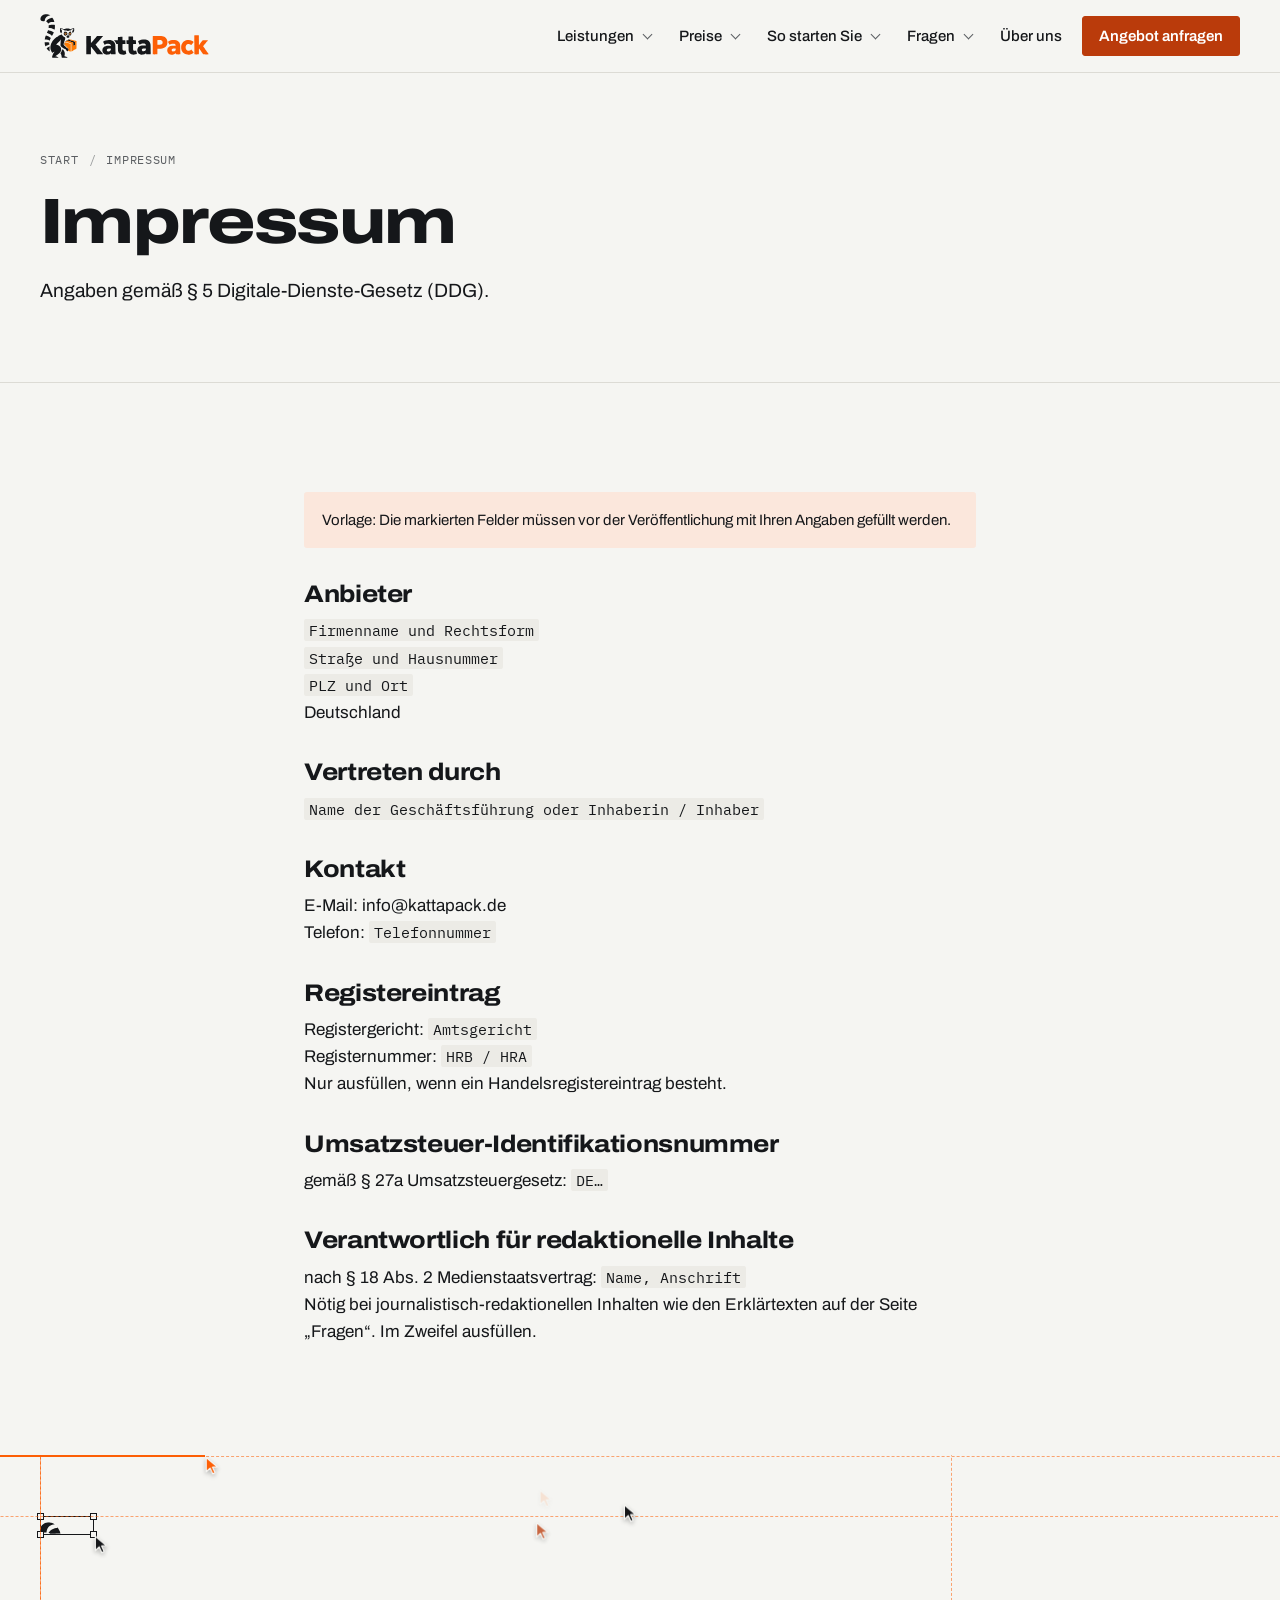
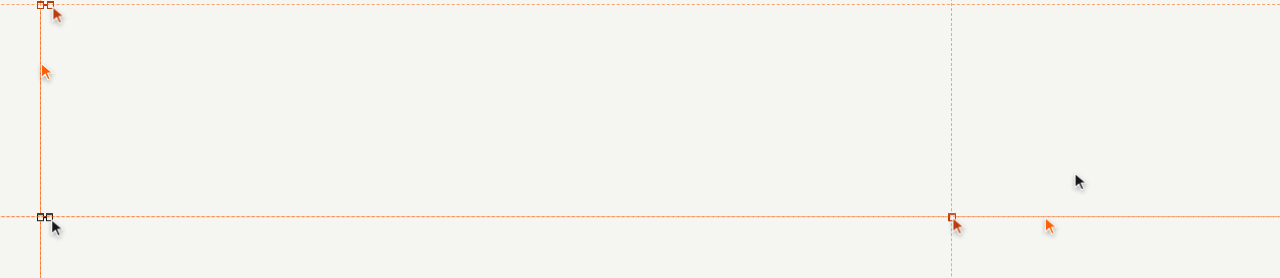
<file: impressum.html>
<!doctype html>
<html lang="de">
<head>
<meta charset="utf-8">
<meta name="viewport" content="width=device-width, initial-scale=1, viewport-fit=cover">
<title>Impressum · KattaPack</title>
<meta name="description" content="Impressum von KattaPack.">
<meta property="og:type" content="website">
<meta property="og:locale" content="de_DE">
<meta property="og:site_name" content="KattaPack">
<meta property="og:title" content="Impressum · KattaPack">
<meta property="og:description" content="Impressum von KattaPack.">
<meta name="theme-color" content="#F5F5F2" media="(prefers-color-scheme: light)">
<meta name="theme-color" content="#111213" media="(prefers-color-scheme: dark)">
<link rel="icon" href="favicon.ico" sizes="32x32">
<link rel="icon" href="favicon.svg" type="image/svg+xml">
<link rel="apple-touch-icon" href="apple-touch-icon.png">
<link rel="stylesheet" href="fonts/fonts.css">
<link rel="stylesheet" href="site.css?v=5508dc8877">
</head>
<body>
<div class="site page-impressum"><svg class="sprite" aria-hidden="true" focusable="false"><symbol id="kp-mark" viewBox="301.7 91.7 550.0 661.0"><path fill="currentColor" fill-rule="evenodd" d="M490.5,750.3C490.1,750.2 489.5,750.0 489.0,750.0C488.2,750.0 485.4,748.4 483.9,747.0C482.5,745.7 481.5,743.7 480.8,740.9C480.0,737.2 480.4,734.3 482.6,726.4C487.3,710.1 495.1,691.4 502.7,678.5C503.9,676.5 505.5,673.9 506.2,672.7C507.3,670.7 509.1,668.0 513.8,661.2C516.3,657.5 515.9,657.4 510.8,660.1C505.3,663.0 491.5,670.7 489.4,672.0C487.9,672.9 487.6,673.0 486.9,672.6C485.6,671.9 476.0,662.2 475.3,660.8C474.9,660.1 473.9,658.4 473.0,657.1C468.1,649.9 463.4,640.3 460.9,632.5C459.9,629.2 457.4,618.9 456.8,616.0C455.2,606.2 454.5,589.4 455.5,580.3C456.6,569.3 459.3,557.6 463.4,545.3C465.1,540.2 469.0,530.6 471.2,526.2C480.2,508.3 493.8,489.0 507.0,475.5C509.5,472.9 512.4,469.9 513.5,468.7C518.9,462.9 534.2,449.8 544.2,442.4C547.7,439.8 550.9,437.4 551.3,437.1C553.8,435.2 566.0,427.3 571.3,424.1C580.3,418.7 585.4,416.0 594.1,412.0C607.0,406.0 626.5,398.8 627.5,399.7C627.7,399.9 628.9,401.8 630.0,404.0C634.0,412.0 636.8,415.7 643.0,421.8C650.6,429.2 660.8,435.8 670.5,439.5C672.2,440.2 673.9,441.0 674.2,441.4C675.1,442.4 676.8,447.9 677.5,452.1C678.0,454.8 678.0,456.7 677.9,461.6C677.7,468.2 677.1,471.7 675.2,476.5C673.3,481.2 667.1,498.6 661.0,516.2C659.5,520.6 657.4,527.0 656.8,529.3C653.7,541.3 652.3,547.9 652.3,550.5C652.3,551.7 652.6,552.1 660.9,560.5C665.7,565.3 674.5,574.3 680.7,580.7C700.4,601.1 703.0,603.7 703.8,603.8C704.2,603.9 706.1,604.2 707.9,604.5C709.8,604.8 712.3,605.4 713.4,605.7C714.6,606.0 715.5,606.3 715.6,606.3C715.6,606.3 715.5,605.9 715.2,605.3C714.9,604.8 714.7,604.3 714.8,604.3C714.8,604.3 715.7,604.6 716.7,605.0C721.5,606.6 723.0,607.4 726.5,610.2C731.1,613.8 733.7,616.5 735.7,619.5C737.0,621.6 737.2,622.0 737.3,624.1C737.4,626.2 737.3,626.7 736.6,627.7C735.6,629.2 733.9,630.0 731.7,630.0C729.2,630.0 727.1,629.4 723.4,627.6C719.9,625.8 720.0,625.7 721.0,630.3C721.5,632.9 722.0,634.0 724.5,638.4C726.1,641.2 727.6,643.7 727.9,644.0C728.1,644.3 728.3,645.1 728.3,645.8C728.3,646.9 728.2,647.1 727.7,646.9C727.3,646.8 726.8,647.0 726.5,647.4C725.7,648.3 721.1,649.9 718.1,650.4C715.9,650.7 714.8,650.7 711.5,650.2C703.2,649.1 698.3,646.7 694.4,641.8C691.3,638.0 689.5,633.7 687.8,626.6C687.5,625.4 687.0,624.0 686.7,623.7C686.4,623.3 681.6,620.7 676.0,617.8C667.0,613.2 659.9,609.4 651.5,604.7C650.0,603.9 647.0,602.2 644.7,601.0C637.6,597.2 629.8,592.3 623.1,587.3C615.8,581.9 610.5,575.5 608.3,569.6C607.0,566.0 606.6,560.3 606.8,546.7C607.0,535.8 607.2,531.6 608.2,519.8C608.5,516.4 608.9,510.7 609.2,507.2C609.4,503.7 609.9,498.7 610.2,496.2C610.4,493.6 610.8,489.8 611.0,487.8C611.2,485.7 611.5,483.0 611.7,481.8C612.2,478.2 612.2,474.9 611.8,474.8C611.6,474.7 610.8,475.5 610.1,476.6C608.9,478.5 603.6,486.1 601.2,489.3C598.7,492.7 590.8,502.5 587.8,505.8C575.3,520.1 562.3,532.6 545.9,546.3C543.2,548.5 541.0,550.5 541.0,550.6C541.0,551.2 542.0,551.6 545.0,552.2C549.9,553.1 555.3,554.5 561.3,556.5C577.0,561.8 594.4,573.8 602.5,584.7C607.3,591.2 608.2,592.7 610.0,596.5C613.3,603.4 614.8,608.5 616.3,618.6C617.2,624.8 616.5,633.7 614.3,641.9C612.7,647.9 609.3,656.7 607.5,659.3C607.1,660.0 606.1,661.6 605.4,662.8C604.7,664.1 603.3,666.3 602.3,667.6C601.3,669.0 600.3,670.4 600.0,670.8C598.5,673.0 593.6,678.3 588.7,682.8C580.8,690.1 571.1,697.4 555.8,707.7C553.3,709.5 550.2,711.6 549.0,712.4C547.8,713.2 545.9,714.4 544.8,715.1C543.7,715.7 541.1,717.5 538.9,719.1C536.8,720.6 533.7,722.8 532.0,724.0C530.0,725.4 529.0,726.3 529.1,726.6C529.1,727.0 530.4,727.4 534.4,728.2C547.1,730.8 554.9,733.1 561.5,736.4C568.8,739.9 572.4,742.8 574.5,746.8C576.7,750.9 581.4,750.5 532.9,750.5C509.9,750.5 490.8,750.4 490.5,750.3ZM633.6,750.3C629.9,749.9 627.3,748.1 625.6,744.9C624.3,742.2 623.7,739.2 623.7,735.0C623.7,730.2 623.0,725.6 621.0,715.2C620.9,714.4 620.4,712.6 620.0,711.2C617.1,700.6 613.1,692.4 607.7,686.0C605.9,683.9 605.0,682.6 605.0,682.3C605.0,682.1 606.2,680.5 607.8,678.6C613.8,671.2 619.3,661.9 621.6,655.2C623.2,650.5 624.8,643.9 625.3,639.8C625.8,635.8 626.1,635.3 628.5,633.1C629.6,632.0 632.2,629.4 634.2,627.2C639.1,621.8 639.6,621.3 640.0,621.3C641.1,621.3 647.4,628.4 653.1,636.1C659.9,645.2 665.6,656.0 668.4,665.5C671.6,676.0 672.4,688.8 670.7,701.6C669.6,709.7 668.5,714.5 666.0,723.1C665.2,725.8 665.1,726.5 665.4,726.9C665.6,727.1 667.8,727.6 670.2,728.0C678.0,729.3 686.1,731.2 690.8,732.9C692.1,733.3 693.6,733.8 694.2,734.0C696.6,734.8 704.1,738.8 706.6,740.6C709.9,743.1 711.4,744.8 712.8,747.6C713.6,749.3 713.7,749.7 713.4,750.1C713.0,750.6 708.9,750.6 674.4,750.6C653.2,750.5 634.8,750.4 633.6,750.3ZM441.7,650.2C434.9,646.8 428.2,642.7 424.0,639.4C418.6,635.0 410.7,626.9 407.3,622.3C406.7,621.4 405.2,619.5 404.1,618.0C401.2,614.3 398.0,609.3 398.2,609.0C398.3,608.8 398.9,608.4 399.5,608.2C400.1,607.9 401.7,606.8 403.1,605.8C415.5,596.0 414.5,596.7 420.4,592.8C424.5,590.1 429.5,587.3 438.0,582.9C440.3,581.7 440.9,581.3 441.1,580.5C441.7,578.5 442.3,577.3 443.2,576.8C444.0,576.3 444.1,576.3 444.7,576.8C445.8,577.9 445.8,579.2 444.5,585.0C443.9,588.0 443.3,591.6 443.2,593.0C443.0,594.4 442.7,596.6 442.5,598.0C441.7,602.5 441.2,608.7 441.5,612.2C441.6,614.0 441.8,617.6 442.0,620.2C442.3,626.1 443.3,633.6 444.5,639.2C445.4,643.1 447.0,649.8 447.4,650.9C447.7,652.1 447.6,652.7 446.9,652.7C446.7,652.7 444.3,651.6 441.7,650.2ZM382.1,579.4C381.3,577.6 378.3,570.2 376.0,564.5C375.1,562.3 374.3,560.1 374.2,559.5C374.0,558.9 373.7,557.8 373.5,557.0C372.9,554.9 371.7,548.8 371.0,544.5C370.2,539.1 369.6,532.0 369.4,524.3L369.2,516.1L370.2,515.0L371.3,513.8L373.2,514.6C375.0,515.4 375.0,515.4 381.0,515.0C388.6,514.4 405.3,514.7 410.5,515.5C412.5,515.8 415.8,516.3 417.8,516.5C419.8,516.8 424.1,517.7 427.3,518.4C431.9,519.4 433.4,519.6 435.1,519.4C437.8,519.2 438.1,519.5 437.9,522.2C436.8,535.4 436.9,537.8 438.3,548.1C439.2,554.0 439.2,555.1 438.3,555.9C437.6,556.5 437.6,556.5 436.3,555.7C435.2,555.1 434.6,555.0 433.4,555.2C431.3,555.4 424.6,556.9 422.3,557.6C410.2,561.0 394.6,568.5 387.6,574.3C383.8,577.4 383.3,578.1 383.4,579.5C383.6,581.3 382.9,581.3 382.1,579.4ZM798.0,571.4C797.6,571.0 797.5,566.6 797.3,547.2C797.2,534.2 797.1,523.5 797.1,523.5C795.0,522.6 794.0,522.2 791.7,521.3C790.1,520.7 787.4,519.8 785.7,519.1C783.9,518.5 781.7,517.7 780.7,517.3C779.7,517.0 777.3,516.1 775.5,515.3C773.7,514.6 771.4,513.7 770.5,513.3C769.6,513.0 767.9,512.3 766.7,511.8C765.5,511.3 761.8,509.9 758.5,508.7C755.2,507.4 751.3,505.9 749.8,505.3C748.4,504.8 745.5,503.7 743.5,503.0C741.6,502.3 738.0,500.9 735.5,499.8C733.1,498.8 730.3,497.7 729.3,497.4C728.3,497.0 726.2,496.2 724.7,495.7C723.1,495.1 720.5,494.2 719.0,493.6L716.1,492.6L711.8,494.5C707.3,496.5 706.0,497.0 698.2,500.2C695.6,501.2 692.9,502.3 692.2,502.6C690.3,503.5 689.1,504.0 687.0,504.7C684.6,505.4 678.3,507.9 677.9,508.3C677.4,508.6 676.0,508.2 676.0,507.7C676.0,507.5 675.8,507.4 675.6,507.4C675.4,507.5 675.2,507.3 675.1,507.0C675.0,506.7 675.5,506.2 676.3,505.7C677.1,505.2 678.3,504.4 679.1,503.8C684.4,500.0 700.1,490.8 708.7,486.6C729.5,476.4 730.4,475.9 731.4,476.1C731.9,476.2 732.3,476.2 732.3,476.0C732.3,475.9 732.7,475.6 733.1,475.4C733.7,475.2 734.2,475.3 735.3,475.7C736.9,476.4 737.9,476.8 743.8,478.9C745.9,479.6 748.5,480.6 749.7,481.1C753.2,482.5 755.5,483.3 761.0,485.2C763.8,486.2 767.0,487.3 768.0,487.7C769.0,488.1 770.4,488.6 771.2,488.8C771.9,489.1 774.2,489.9 776.3,490.7C780.4,492.2 784.4,493.5 788.2,494.8C789.4,495.2 792.2,496.3 794.3,497.1C796.4,497.9 801.2,499.6 804.8,500.8C808.5,502.1 812.2,503.4 813.0,503.7C813.8,504.1 815.0,504.5 815.6,504.7C818.3,505.3 825.5,508.3 826.1,509.0C826.7,509.7 826.7,511.1 826.6,534.3C826.5,555.5 826.4,559.0 826.0,559.6C825.7,560.1 821.1,562.5 813.5,566.2C803.2,571.2 801.4,572.0 800.0,572.0C798.9,572.0 798.3,571.8 798.0,571.4ZM668.0,556.3C667.7,556.1 666.9,555.2 666.3,554.3C665.7,553.3 664.5,551.6 663.6,550.5C662.5,549.2 662.0,548.3 662.1,547.9C662.2,547.5 662.4,546.5 662.6,545.7C662.8,544.8 663.4,542.1 664.0,539.7C666.7,527.8 667.2,526.0 667.8,524.4C668.1,523.8 668.2,523.1 668.1,522.8C668.0,522.4 668.2,522.3 669.1,522.3L670.2,522.3L670.4,532.6C670.8,550.3 670.8,556.7 670.2,556.7C669.9,556.7 669.6,556.5 669.5,556.3C669.3,556.1 669.1,556.1 668.9,556.3C668.6,556.5 668.3,556.5 668.0,556.3ZM441.7,493.6C441.5,493.4 441.3,492.8 441.3,492.3C441.3,490.7 441.0,490.4 438.2,488.9C434.0,486.6 419.8,481.0 415.5,480.0C415.0,479.9 413.1,479.4 411.3,478.9C401.2,476.3 390.3,474.9 380.3,474.8C375.0,474.8 374.7,474.9 373.8,475.6C372.1,476.9 371.4,477.2 370.8,476.7C370.5,476.4 370.4,475.9 370.5,475.5C370.6,475.1 370.8,473.0 371.0,470.7C371.7,462.3 373.4,452.6 375.2,446.7C375.6,445.3 376.2,443.2 376.5,442.0C377.0,440.0 379.6,432.0 380.8,428.8C381.9,425.7 386.7,414.8 387.2,414.3C388.2,413.2 389.0,413.2 389.9,414.1C390.9,415.0 392.7,415.7 402.8,419.0C420.8,424.9 439.2,434.4 456.6,446.9C458.9,448.5 459.1,448.6 460.6,448.4C463.3,448.1 463.3,448.6 461.0,453.2C455.2,464.9 447.3,483.1 445.2,489.7C444.0,493.3 442.8,494.7 441.7,493.6ZM713.5,448.8C710.8,448.4 709.7,448.1 707.0,446.8C701.0,443.8 694.7,436.3 694.7,432.3C694.7,431.1 694.9,430.7 696.4,429.1C698.0,427.4 704.0,422.7 706.9,420.7C708.7,419.5 710.2,417.3 713.5,410.5C716.9,403.4 717.0,403.3 720.3,403.3C722.1,403.3 722.5,403.4 723.6,404.5C724.9,405.7 725.5,406.7 728.8,413.7C730.9,418.1 730.9,418.2 734.9,422.2C737.1,424.4 739.5,427.0 740.2,428.1C741.4,429.9 741.4,430.1 741.3,432.3C741.0,436.5 738.0,441.1 733.3,444.6C730.2,447.0 727.3,448.2 723.3,448.8C719.6,449.4 718.0,449.4 713.5,448.8ZM477.7,418.8C477.0,418.5 476.3,418.1 476.0,418.0C475.4,417.7 474.8,416.5 474.5,415.3C474.4,414.5 471.1,411.7 463.1,405.7C457.6,401.5 456.0,400.4 450.4,397.0C438.6,389.9 427.5,384.7 416.1,380.8C411.9,379.3 409.3,378.8 405.3,378.5C404.5,378.5 403.7,378.4 403.4,378.4C402.6,378.3 402.7,377.0 403.5,375.1C405.3,371.2 408.3,364.0 408.3,363.7C408.3,363.6 409.4,361.0 410.6,358.0C411.9,355.0 414.3,348.9 416.0,344.4C419.0,336.4 419.6,334.9 420.5,334.5C420.8,334.4 422.3,335.0 424.0,335.8C425.6,336.7 427.3,337.3 427.7,337.3C428.1,337.3 429.0,337.5 429.6,337.6C430.3,337.8 432.0,338.2 433.5,338.5C444.4,340.7 457.9,344.7 467.6,348.5C470.2,349.5 472.4,350.3 472.5,350.3C472.6,350.3 475.6,351.7 479.2,353.3C485.4,356.1 495.3,361.3 499.7,363.9C501.7,365.1 502.7,365.2 504.0,364.5C504.8,364.0 505.7,364.3 505.7,365.1C505.7,365.8 499.0,383.0 496.7,388.3C494.1,394.4 489.6,403.1 486.5,408.2C484.7,411.1 482.5,414.7 481.6,416.2C480.3,418.4 479.4,419.5 478.9,419.3C478.9,419.3 478.3,419.1 477.7,418.8ZM674.4,418.2C668.0,413.5 662.6,408.2 660.2,404.1C658.3,400.8 655.9,394.2 655.3,390.4C654.3,383.8 656.6,374.3 660.7,367.7C664.6,361.5 671.8,354.0 673.8,354.0C675.4,354.0 684.9,357.4 689.5,359.7C697.2,363.3 700.8,366.0 704.5,370.5C707.2,373.8 709.1,377.6 710.0,381.5C710.6,384.1 710.7,385.2 710.6,389.2C710.4,394.0 709.9,395.9 708.0,399.6C707.0,401.5 704.1,404.6 701.2,406.8C698.3,408.9 677.8,419.3 676.5,419.3C676.1,419.3 675.2,418.8 674.4,418.2ZM747.8,416.7C738.6,410.3 732.0,404.7 730.3,402.0C728.0,398.1 726.8,392.5 727.1,386.4C727.3,381.9 727.9,379.6 729.7,375.7C733.6,367.3 741.2,361.2 754.3,355.8C755.8,355.2 757.2,354.7 757.5,354.7C758.3,354.7 759.5,356.0 761.8,359.4C766.3,366.0 769.3,373.2 770.3,379.3C770.8,382.4 770.8,388.9 770.3,391.5C769.3,396.9 766.8,402.9 763.4,407.9C760.8,411.9 753.2,419.0 751.7,419.0C751.4,419.0 749.6,418.0 747.8,416.7ZM684.9,398.9C690.4,397.7 695.1,391.7 694.5,386.5C694.1,383.0 690.9,378.4 687.7,376.8C684.2,375.1 681.4,374.9 678.4,376.3C674.6,378.1 671.9,381.1 670.8,385.0C670.4,386.5 670.3,387.2 670.6,388.8C671.3,392.3 673.9,395.9 677.3,397.9C677.8,398.1 681.8,399.3 682.5,399.3C682.7,399.3 683.8,399.1 684.9,398.9ZM750.7,399.0C751.2,398.9 751.9,398.6 752.4,398.5C752.9,398.4 754.4,397.3 755.8,395.9C758.7,392.9 759.8,390.5 759.8,387.0C759.8,385.2 759.6,384.5 758.7,382.7C757.4,380.4 755.2,378.0 753.6,377.1C751.4,376.0 749.4,375.6 748.1,376.0C744.1,377.3 741.2,379.9 739.2,384.1C737.0,388.4 737.6,391.2 741.2,395.3C744.1,398.5 748.1,400.1 750.7,399.0ZM745.9,395.0C743.1,394.1 741.7,391.8 741.7,387.7C741.7,384.4 742.1,383.0 743.5,381.7C744.7,380.5 746.3,380.0 748.8,380.0C752.2,380.0 754.3,381.3 755.5,384.1C756.1,385.5 756.2,388.9 755.6,390.8C754.7,394.1 749.9,396.2 745.9,395.0ZM678.3,394.3C677.2,393.7 676.6,393.1 675.9,391.7C675.0,390.0 675.0,389.6 675.1,386.8C675.2,384.1 675.3,383.6 676.1,382.4C677.4,380.4 679.1,379.7 682.4,379.7C684.5,379.7 685.2,379.8 686.7,380.6C689.3,381.9 689.7,382.7 689.9,386.6C690.1,390.7 689.5,392.4 687.3,393.9C686.1,394.7 685.5,394.8 682.9,394.9C680.2,395.0 679.6,395.0 678.3,394.3ZM621.5,382.1C616.1,379.1 609.6,373.2 606.6,368.6C604.9,366.1 602.3,360.4 601.1,356.8C599.2,351.1 598.8,348.1 598.9,338.3C598.9,333.0 599.0,328.6 599.3,327.3C599.5,326.1 599.9,323.8 600.2,322.2C601.1,316.5 604.9,303.8 606.0,302.6C606.5,302.1 607.0,302.0 608.2,302.2C613.0,302.8 625.9,306.5 631.5,308.9C636.9,311.2 645.6,315.4 649.8,317.6C652.4,319.0 654.9,320.3 655.3,320.6C656.6,321.2 657.0,321.1 660.0,319.7C661.6,319.0 663.5,318.2 664.3,317.9C665.2,317.6 667.7,316.7 670.1,315.9C676.6,313.6 683.4,311.9 693.0,310.4C698.3,309.6 717.2,309.6 722.0,310.4C723.7,310.7 726.4,311.1 727.8,311.4C736.5,312.6 744.9,315.3 755.2,319.9L759.3,321.7L765.4,318.5C777.7,312.2 789.7,307.5 800.8,304.7C809.8,302.5 809.6,302.5 810.6,305.9C812.6,312.5 813.1,317.4 813.1,328.0C813.1,336.0 813.0,337.7 812.4,341.3C811.1,348.6 808.1,356.5 804.5,362.0C801.2,367.2 793.3,375.1 788.6,378.1C786.8,379.2 786.7,378.8 786.7,373.7C786.7,366.5 785.7,360.9 783.4,353.8C782.6,351.6 782.0,349.5 782.0,349.1C782.0,348.8 782.6,347.6 783.4,346.6C784.2,345.6 785.7,343.6 786.9,342.1C790.5,337.4 794.3,331.0 798.4,322.8C802.5,314.7 802.7,313.8 801.1,313.9C796.5,314.2 770.1,325.9 766.7,329.1C766.1,329.7 763.7,332.4 761.5,335.2L757.4,340.1L749.9,340.0C743.9,340.0 741.8,340.1 739.4,340.5C734.6,341.4 728.7,343.6 723.0,346.5C721.0,347.5 719.0,348.3 718.5,348.3C718.1,348.3 716.8,347.9 715.7,347.3C711.6,345.3 702.0,341.8 696.8,340.5C692.0,339.3 682.8,339.1 673.0,339.9L670.5,340.1L668.3,338.6C665.3,336.7 661.1,334.3 654.8,330.9C651.9,329.4 647.9,327.1 645.8,326.0C634.6,319.7 613.9,311.5 613.0,313.0C612.7,313.4 615.7,320.4 619.1,327.2C621.3,331.7 626.8,340.6 630.1,345.1C631.1,346.6 632.0,348.0 632.0,348.2C632.0,348.4 631.1,350.4 630.0,352.7C625.8,361.6 624.4,367.3 624.1,376.6C624.0,380.2 623.8,382.4 623.5,382.6C623.3,382.9 622.6,382.6 621.5,382.1ZM515.4,327.9C514.9,327.4 514.9,325.7 515.3,324.5C515.6,323.9 515.6,323.4 515.3,323.0C514.9,322.2 505.1,317.3 499.8,315.2C489.9,311.3 484.8,309.6 479.2,308.0C477.9,307.6 476.4,307.2 475.8,307.0C471.3,305.6 460.8,303.5 453.5,302.5C441.5,300.9 434.1,300.5 431.8,301.5C430.2,302.2 429.2,302.1 428.5,301.3C427.9,300.7 427.9,300.5 428.4,296.6C428.7,294.3 429.2,289.6 429.4,286.0C429.7,280.3 429.7,278.7 429.2,273.2C428.3,263.8 428.3,263.7 429.6,262.8C430.3,262.3 431.3,262.0 432.1,262.0C432.8,262.0 435.8,261.3 438.8,260.5C441.7,259.7 445.2,258.8 446.5,258.6C447.8,258.3 450.2,257.7 451.8,257.4C459.2,255.7 472.5,254.2 483.0,253.7C490.8,253.4 502.0,253.7 510.7,254.5L516.5,255.1L518.2,254.2C520.2,253.2 520.8,253.1 521.3,253.8C521.6,254.1 522.0,257.4 522.4,261.9C523.4,272.2 523.4,294.0 522.6,301.3C521.5,310.1 521.4,310.9 519.3,319.7C517.8,325.8 517.4,326.9 516.4,327.7C515.9,328.2 515.7,328.2 515.4,327.9ZM422.4,238.2C417.9,226.9 414.0,220.1 408.3,214.2C403.6,209.3 396.3,204.1 392.0,202.6C385.8,200.4 385.3,200.2 385.3,199.5C385.3,198.8 386.4,198.9 389.2,199.9C390.6,200.3 392.0,200.6 392.3,200.5C392.7,200.4 393.9,199.0 395.0,197.4C402.6,186.9 412.0,177.5 421.2,171.3C428.0,166.6 434.2,163.3 443.8,159.2C450.7,156.2 461.5,153.0 469.0,151.7C478.1,150.1 478.4,150.0 480.6,148.7C481.7,147.9 482.9,147.3 483.3,147.3C484.0,147.3 486.1,150.2 492.5,159.7C495.8,164.5 502.7,177.4 504.6,182.0C507.7,189.6 509.0,193.2 510.1,196.7C511.8,202.3 512.9,206.5 513.4,209.1C513.8,211.4 513.8,211.4 513.0,212.0C512.0,212.9 510.8,212.8 509.2,211.8L507.9,210.8L496.7,210.8C485.6,210.9 480.6,211.2 474.8,212.2C473.4,212.5 471.0,212.9 469.5,213.1C458.7,215.0 444.4,220.0 434.4,225.5C430.7,227.5 425.4,230.9 424.7,231.8C424.5,232.1 424.2,233.4 424.2,234.9C424.1,237.4 423.7,239.0 423.0,239.0C422.8,239.0 422.5,238.7 422.4,238.2ZM342.2,200.1C334.9,199.6 324.0,196.5 317.0,193.0C313.2,191.1 307.9,184.5 305.7,179.0C301.5,168.5 304.0,152.9 312.3,137.7C319.9,123.6 333.8,110.4 349.0,102.9C358.0,98.4 366.0,95.9 376.3,94.4C382.3,93.5 400.2,93.7 406.4,94.6C416.4,96.1 427.6,99.6 435.3,103.5C443.3,107.6 445.6,108.9 448.7,111.2C452.7,114.2 453.2,114.7 452.7,115.6C451.9,117.1 449.9,117.4 448.1,116.3C447.0,115.6 446.8,115.6 443.7,115.9C438.7,116.5 436.2,117.0 429.4,119.0C418.4,122.1 405.5,128.4 398.7,133.9C394.8,137.1 389.0,143.1 386.3,146.6C380.0,155.1 376.1,163.1 372.8,174.5C371.6,178.8 370.2,187.7 369.8,193.6C369.7,195.8 369.4,197.9 369.2,198.2C368.8,198.8 365.5,199.4 359.7,200.0C356.7,200.3 346.1,200.4 342.2,200.1Z"/><path fill="#FD7C05" fill-rule="evenodd" d="M759.0,656.8C758.5,656.6 757.0,656.2 755.6,656.0C754.3,655.7 752.7,655.3 752.2,655.0C751.1,654.4 746.4,652.8 739.7,650.8C737.4,650.2 734.8,649.3 734.0,649.0C733.2,648.7 731.3,648.0 729.9,647.6C728.1,647.0 727.2,646.5 726.9,646.1C726.7,645.7 725.1,642.9 723.4,640.0C720.6,635.2 720.2,634.3 719.6,631.6C719.3,629.9 719.0,627.6 719.0,626.5C719.0,623.6 719.3,623.5 724.2,626.0C726.4,627.0 729.0,628.1 730.0,628.3C731.7,628.7 732.1,628.7 733.2,628.1C735.0,627.3 736.1,625.5 735.9,624.0C735.6,622.5 733.2,618.9 730.8,616.5C727.7,613.3 721.8,608.7 719.7,608.0C717.3,607.1 715.3,606.0 715.3,605.7C715.3,605.5 714.6,604.5 713.8,603.5C712.9,602.5 711.5,600.9 710.7,600.0C709.9,599.0 707.5,596.3 705.3,594.0C703.2,591.7 699.2,587.4 696.6,584.3C693.9,581.3 689.0,576.1 685.8,572.7C682.6,569.3 678.8,565.1 677.3,563.5C675.8,561.9 674.1,560.2 673.5,559.9C672.9,559.6 672.1,558.8 671.7,558.2C671.3,557.5 670.6,556.8 670.2,556.7L669.3,556.3L669.3,551.8C669.2,532.8 669.0,523.9 668.5,523.4C667.8,522.8 667.9,522.2 668.7,519.9C669.0,518.9 669.3,517.8 669.3,517.5C669.3,517.2 669.6,516.7 670.0,516.3C670.6,515.7 670.9,515.7 672.3,515.9C673.1,516.0 674.7,516.4 675.7,516.7C676.7,517.1 678.9,517.7 680.5,518.2C682.1,518.6 684.6,519.3 686.0,519.7C687.4,520.1 690.0,520.7 691.8,521.2C693.7,521.7 695.5,522.2 696.0,522.3C697.0,522.7 701.4,524.0 705.5,525.1C707.1,525.6 709.4,526.3 710.5,526.7C711.6,527.1 713.6,527.6 715.0,527.9C716.4,528.2 718.2,528.6 719.0,528.9C719.8,529.2 722.5,530.0 725.0,530.7C727.5,531.4 730.8,532.4 732.3,532.9C733.9,533.3 735.5,533.9 736.0,534.0C736.5,534.1 738.3,534.7 740.2,535.2C742.0,535.6 744.9,536.5 746.6,537.0C748.3,537.6 750.0,538.0 750.4,538.0C750.7,538.0 751.4,538.2 751.9,538.4C752.4,538.7 754.0,539.2 755.5,539.5C758.9,540.2 760.8,540.9 761.3,541.5C761.9,542.2 761.9,656.2 761.3,656.9C760.8,657.5 760.1,657.4 759.0,656.8ZM770.6,655.4C770.4,655.3 770.3,628.9 770.3,596.7C770.3,564.5 770.2,537.7 770.0,537.2C769.9,536.6 769.4,536.0 768.8,535.6C767.8,535.0 761.8,533.1 758.2,532.2C756.3,531.7 751.4,530.3 748.5,529.3C747.4,528.9 745.5,528.4 744.3,528.2C743.1,528.0 740.5,527.2 738.5,526.6C736.5,526.0 733.4,525.0 731.7,524.5C724.0,522.3 721.4,521.5 719.7,520.9C718.8,520.5 717.1,520.0 716.1,519.8C713.6,519.2 707.4,517.5 706.3,517.1C705.9,516.9 704.9,516.6 704.2,516.4C703.4,516.2 701.6,515.7 700.0,515.2C698.4,514.8 696.3,514.2 695.2,514.0C694.1,513.8 692.7,513.4 692.1,513.1C691.4,512.8 689.6,512.3 688.2,512.0C684.4,511.1 676.9,508.6 676.2,507.9C676.0,507.8 676.0,507.5 676.3,507.2C676.8,506.7 682.4,504.4 685.7,503.3C687.8,502.6 689.0,502.2 690.8,501.3C691.6,501.0 694.3,499.8 696.8,498.8C704.6,495.7 706.0,495.1 710.3,493.2C712.6,492.2 715.0,491.3 715.5,491.2C716.5,491.0 718.7,491.6 726.0,494.3C727.6,494.9 729.7,495.7 730.7,496.0C731.7,496.4 734.5,497.5 736.9,498.5C739.3,499.5 742.9,500.9 744.9,501.6C746.9,502.4 749.7,503.4 751.2,504.0C752.6,504.6 756.5,506.1 759.8,507.3C763.1,508.6 766.8,510.0 768.0,510.5C769.2,511.0 770.9,511.7 771.8,512.0C772.8,512.3 775.0,513.2 776.8,514.0C778.7,514.7 781.0,515.6 782.0,516.0C783.0,516.3 785.3,517.1 787.0,517.8C788.7,518.4 791.6,519.5 793.4,520.1C797.0,521.4 798.0,521.9 798.4,522.5C798.5,522.7 798.7,533.1 798.7,545.7C798.7,558.2 798.8,568.9 799.0,569.3C799.1,569.7 799.4,570.2 799.7,570.4C800.3,570.8 823.9,559.4 824.7,558.3C825.1,557.6 825.2,554.3 825.3,534.3C825.4,512.3 825.3,511.1 824.8,510.4C824.2,509.7 817.0,506.7 814.3,506.0C813.6,505.8 812.4,505.4 811.6,505.1C810.8,504.7 807.2,503.4 803.5,502.2C799.8,500.9 795.1,499.2 793.0,498.4C790.9,497.6 788.1,496.6 786.8,496.1C783.1,494.9 779.1,493.5 775.0,492.0C772.9,491.2 770.6,490.4 769.8,490.2C769.1,489.9 767.7,489.4 766.7,489.0C765.7,488.6 762.5,487.5 759.7,486.5C754.2,484.6 751.9,483.8 748.3,482.4C747.1,482.0 744.5,481.0 742.5,480.3C736.6,478.1 735.6,477.8 733.9,477.0C733.0,476.7 732.3,476.2 732.3,476.1C732.3,475.7 734.5,474.7 738.2,473.5C740.8,472.6 741.0,472.5 742.9,473.0C744.0,473.2 746.2,473.7 747.8,474.0C749.5,474.4 751.6,474.9 752.5,475.2C753.4,475.4 757.0,476.3 760.5,477.2C764.0,478.0 767.4,478.9 768.0,479.2C768.6,479.4 770.4,479.8 771.8,480.0C774.4,480.3 782.3,482.2 784.5,483.0C785.5,483.3 796.6,485.8 798.5,486.1C799.1,486.2 799.9,486.4 800.5,486.6C801.1,486.8 802.7,487.2 804.2,487.5C805.6,487.8 808.4,488.5 810.3,489.0C812.3,489.5 814.6,490.0 815.5,490.2C816.4,490.3 817.9,490.6 818.8,490.8C819.8,491.1 821.9,491.6 823.7,492.0C825.4,492.3 827.3,492.8 827.8,493.0C828.4,493.2 830.3,493.7 832.1,494.0C833.9,494.4 835.7,494.8 836.0,495.0C836.4,495.2 838.1,495.6 839.9,495.8C843.5,496.4 848.4,497.8 849.0,498.5C849.3,498.8 849.4,515.3 849.3,554.6C849.3,607.8 849.3,610.2 848.7,611.0C848.4,611.5 846.9,612.5 845.3,613.4C842.7,614.8 838.8,617.0 833.1,620.3C831.8,621.0 830.6,621.7 830.4,621.7C830.3,621.7 829.6,622.1 829.0,622.5C828.3,623.0 827.1,623.7 826.2,624.2C825.2,624.6 823.5,625.6 822.3,626.4C821.1,627.1 818.1,628.9 815.5,630.3C812.9,631.7 809.9,633.4 808.8,634.1C804.1,636.8 802.0,638.0 801.7,638.0C801.5,638.0 800.8,638.4 800.2,639.0C799.6,639.6 798.8,640.0 798.5,640.0C798.1,640.0 797.4,640.3 797.0,640.6C796.5,640.9 795.5,641.6 794.8,642.1C794.0,642.6 790.5,644.6 787.0,646.6C777.5,651.9 776.2,652.7 775.7,653.2C775.2,653.5 771.2,655.7 770.9,655.7C770.8,655.7 770.7,655.6 770.6,655.4ZM746.1,400.5C742.6,399.6 739.3,396.8 737.4,393.2C736.7,391.7 736.5,391.1 736.5,388.5C736.5,385.6 736.6,385.3 737.8,382.8C743.0,372.2 754.6,371.4 760.0,381.4C761.1,383.4 761.2,383.6 761.2,387.0C761.2,392.0 760.4,393.9 757.1,397.2C755.7,398.6 754.3,399.7 753.8,399.8C753.2,400.0 752.5,400.2 752.1,400.4C750.7,400.9 747.9,401.0 746.1,400.5ZM678.7,400.0C676.2,399.4 676.1,399.4 673.9,397.7C672.1,396.3 669.9,392.9 669.4,390.7C668.5,387.0 669.2,383.1 671.1,380.0C672.6,377.8 674.4,376.3 677.1,375.0C678.9,374.1 679.5,374.0 682.0,374.0C687.8,374.0 691.8,376.3 694.6,381.3C695.6,383.1 695.7,383.7 695.9,386.6C696.1,390.5 695.5,392.7 693.3,395.5C689.9,399.9 684.6,401.6 678.7,400.0ZM750.9,393.3C752.9,392.6 754.7,389.8 754.7,387.4C754.7,385.2 752.4,382.2 750.3,381.7C745.3,380.3 741.5,385.4 743.6,390.4C744.9,393.3 747.8,394.5 750.9,393.3ZM686.0,392.5C688.0,391.2 688.8,389.2 688.5,386.5C688.4,385.4 688.1,384.1 687.7,383.7C686.9,382.5 683.8,381.0 682.4,381.0C679.2,381.0 676.7,383.5 676.4,386.8C676.2,389.3 677.6,391.8 679.7,392.9C681.7,394.0 684.0,393.8 686.0,392.5Z"/></symbol><symbol id="kp-word" viewBox="165.7 772.7 858.3 139.3"><path fill="currentColor" fill-rule="evenodd" d="M309.3,909.8C308.9,909.7 307.4,909.5 306.2,909.3C295.1,907.6 286.5,901.6 282.4,892.8C279.6,886.6 279.0,877.6 281.0,870.7C282.4,865.9 285.4,860.9 288.9,857.6C296.4,850.5 311.5,846.5 326.3,847.6C329.2,847.9 333.0,848.3 334.8,848.5C338.8,849.1 339.3,848.9 339.3,846.4C339.3,842.6 337.3,838.3 334.6,836.3C332.1,834.5 326.4,833.0 322.0,833.0C319.8,833.0 313.8,833.8 311.8,834.4C307.3,835.7 303.9,837.0 299.9,839.0C298.5,839.8 297.0,840.3 296.6,840.3C295.8,840.2 294.2,837.3 288.3,826.0C285.5,820.6 285.3,820.1 285.7,819.4C286.6,817.8 294.9,813.5 301.7,811.2C315.0,806.5 333.7,806.1 345.5,810.3C359.3,815.2 366.3,822.9 369.5,836.6C370.5,841.0 370.7,845.1 371.0,866.0C371.2,883.4 371.3,887.7 371.8,890.2C372.5,893.9 372.6,906.6 371.9,907.3C371.4,907.8 341.3,907.8 340.7,907.3C340.5,907.0 340.3,905.7 340.3,903.6C340.3,899.7 340.0,899.3 338.1,901.1C334.2,904.8 328.0,907.7 321.2,909.2C319.1,909.6 310.8,910.1 309.3,909.8ZM553.5,909.8C547.2,909.0 543.3,907.8 538.9,905.6C535.6,904.0 533.1,902.1 530.6,899.4C521.1,889.1 520.9,870.0 530.2,858.3C534.8,852.3 544.5,847.6 555.1,846.0C563.6,844.7 567.9,844.7 579.4,846.1C583.3,846.5 583.7,846.3 583.7,844.1C583.7,837.5 579.8,833.1 572.5,831.5C569.3,830.8 561.2,830.9 557.5,831.8C552.4,833.0 545.5,835.9 542.0,838.2C541.3,838.7 540.6,838.9 540.3,838.8C539.7,838.6 529.3,818.0 529.3,817.1C529.3,816.1 532.1,814.3 538.2,811.3C545.9,807.6 552.9,805.6 563.0,804.5C568.6,803.9 573.8,804.0 580.5,804.8C589.5,806.0 598.5,809.9 604.1,815.0C609.5,820.0 612.9,825.8 614.8,833.9C616.4,840.3 616.6,844.3 616.7,867.2C616.7,878.7 616.8,889.1 617.0,890.3C617.5,893.6 617.4,906.8 616.9,907.3C616.4,907.8 586.3,907.8 585.7,907.3C585.5,907.0 585.3,905.7 585.3,903.8C585.3,901.4 585.2,900.6 584.9,900.5C584.6,900.4 582.7,901.4 580.7,902.8C575.5,906.4 571.6,908.1 565.5,909.3C563.5,909.7 555.4,910.1 553.5,909.8ZM415.5,909.2C409.1,908.2 402.1,904.9 398.1,901.0C394.2,897.3 391.2,891.4 389.8,885.1C388.6,879.0 388.3,874.3 388.4,855.4C388.4,841.5 388.3,836.8 388.0,836.5C387.7,836.1 386.6,836.0 382.6,836.0C379.3,836.0 377.6,835.9 377.5,835.6C377.3,835.4 376.7,833.6 376.0,831.6C373.4,824.2 369.2,817.5 364.1,812.7C362.3,810.9 361.3,809.8 361.5,809.5C361.6,809.1 363.5,809.0 374.4,809.0C386.4,809.0 387.3,809.0 387.8,808.4C388.3,807.9 388.3,806.6 388.3,798.1C388.3,786.7 388.1,787.5 392.2,787.0C395.3,786.7 399.8,786.1 403.3,785.7C404.7,785.5 406.9,785.3 408.2,785.2C409.4,785.1 412.0,784.7 413.9,784.5C415.7,784.2 417.9,784.0 418.7,784.1L420.2,784.2L420.3,796.1C420.5,807.4 420.5,808.1 421.1,808.5C421.7,808.9 423.5,809.0 430.5,809.0C441.1,809.0 440.3,808.6 440.3,814.3C440.3,816.4 440.5,819.4 440.6,820.8C441.2,826.1 441.5,834.9 441.0,835.5C440.6,835.9 439.2,836.0 431.0,836.0C422.5,836.0 421.4,836.1 421.0,836.6C420.6,837.0 420.5,840.2 420.4,853.6C420.2,874.0 420.5,876.4 423.2,879.6C426.0,883.0 432.3,883.6 438.6,881.1C440.1,880.5 440.9,880.3 441.3,880.5C441.8,880.9 442.3,882.2 443.7,888.0C444.2,890.3 445.3,894.6 446.0,897.6C447.1,901.8 447.3,903.3 447.1,903.8C446.5,905.0 442.3,906.9 437.3,908.2C431.8,909.6 421.3,910.1 415.5,909.2ZM488.8,909.0C478.9,907.2 471.2,902.0 467.2,894.4C465.5,891.0 464.6,888.7 463.7,884.5C463.0,881.7 462.9,880.1 462.7,861.5C462.5,850.5 462.5,840.6 462.6,839.6C462.7,837.9 462.7,837.5 462.0,836.8C461.2,836.0 461.1,836.0 455.6,836.0C451.6,836.0 450.0,835.9 449.7,835.6C449.1,834.8 448.0,821.1 448.0,813.9C448.0,810.8 448.1,809.9 448.5,809.5C449.0,809.1 450.0,809.0 455.2,809.0C460.3,809.0 461.4,808.9 461.8,808.5C462.3,808.0 462.3,806.7 462.4,799.7C462.4,795.2 462.4,789.8 462.4,787.8C462.3,784.7 462.3,784.0 462.8,783.6C463.3,783.1 464.8,783.0 478.5,783.0C489.7,783.0 493.6,783.1 493.9,783.4C494.2,783.7 494.3,786.9 494.3,795.7L494.3,807.6L495.1,808.3C495.9,809.0 496.1,809.0 504.5,809.0C510.8,809.0 513.3,809.1 513.6,809.4C513.8,809.6 514.0,810.8 514.0,812.5C514.0,814.0 514.3,819.6 514.7,825.1C515.2,832.9 515.3,835.1 515.0,835.5C514.7,835.9 513.0,836.0 505.0,836.0C496.2,836.0 495.4,836.0 494.9,836.6C494.4,837.2 494.3,838.9 494.3,854.0C494.3,875.5 494.6,877.4 498.0,880.4C500.5,882.7 505.3,883.3 510.2,881.8C514.5,880.6 514.7,880.5 515.0,880.9C515.2,881.1 515.7,882.6 516.2,884.2C516.6,885.8 517.5,889.1 518.2,891.5C520.5,899.9 521.3,903.4 521.0,904.1C520.1,905.7 512.0,908.3 504.8,909.3C501.0,909.9 492.7,909.7 488.8,909.0ZM168.1,907.2C167.8,907.0 167.7,887.4 167.8,843.9C167.8,784.0 167.9,781.0 168.4,780.4C169.0,779.9 170.2,779.8 184.1,779.7C196.7,779.6 199.3,779.7 199.6,780.1C199.9,780.4 200.0,787.0 200.1,804.2C200.2,825.2 200.2,827.8 200.7,827.9C201.2,828.0 204.4,824.6 212.0,815.5C214.3,812.8 216.9,809.7 217.8,808.7C218.8,807.7 221.3,804.8 223.4,802.3C225.5,799.9 230.6,794.0 234.7,789.3C238.7,784.7 242.4,780.6 242.7,780.3C243.4,779.9 246.4,779.8 263.7,779.7C281.5,779.6 283.9,779.7 284.3,780.1C284.6,780.5 284.1,781.3 280.6,785.2C278.3,787.7 275.2,791.3 273.5,793.1C271.9,795.0 268.8,798.5 266.5,801.0C264.3,803.5 260.4,807.8 258.0,810.6C255.5,813.3 249.3,820.3 244.2,826.0C239.0,831.7 234.2,837.2 233.4,838.1L232.0,839.7L232.6,840.7C232.9,841.2 234.4,843.1 235.8,844.9C237.3,846.6 241.3,851.6 244.7,855.8C248.1,860.1 252.3,865.3 254.1,867.5C257.0,871.1 261.1,876.3 265.8,882.2C268.2,885.1 271.5,889.4 276.1,895.2C278.2,897.9 280.4,900.7 280.9,901.3C283.8,904.7 285.1,906.7 284.9,907.2C284.7,907.6 282.4,907.7 264.2,907.7C245.2,907.7 243.7,907.6 243.1,907.1C242.4,906.5 229.3,890.0 225.0,884.3C223.8,882.8 221.4,879.8 219.6,877.7C217.9,875.6 215.0,871.9 213.1,869.6C207.1,862.0 201.2,855.2 200.7,855.2C200.2,855.2 200.2,857.6 200.1,881.0C200.0,899.4 199.9,906.9 199.6,907.2C199.1,907.9 168.6,907.9 168.1,907.2ZM325.0,887.3C331.1,886.5 336.1,883.1 338.4,878.1C339.4,876.0 339.7,868.8 338.9,867.9C338.5,867.6 337.1,867.4 332.4,867.2C322.5,866.9 317.2,868.0 313.5,871.4C311.1,873.5 310.5,875.1 310.7,878.6C311.0,883.4 313.4,886.1 318.3,887.2C320.6,887.7 321.8,887.7 325.0,887.3ZM573.7,885.0C574.8,884.6 576.4,883.8 577.4,883.1C582.2,879.8 583.7,876.9 583.7,870.3C583.7,867.2 583.6,866.7 583.1,866.5C582.8,866.4 579.4,866.2 575.5,866.1C569.2,865.9 568.2,866.0 565.7,866.6C560.3,867.9 557.6,869.7 556.1,872.8C555.3,874.7 555.1,877.6 555.7,879.8C556.2,881.7 558.6,884.1 561.1,885.1C563.0,885.9 563.5,886.0 567.5,885.9C571.1,885.8 572.2,885.7 573.7,885.0Z"/><path fill="#FD5F06" fill-rule="evenodd" d="M760.3,909.7C751.2,908.2 742.7,904.0 739.1,899.2C738.5,898.4 737.7,897.4 737.2,896.8C735.9,895.1 734.0,890.5 733.1,886.6C731.7,880.2 732.3,872.9 734.9,866.8C735.4,865.7 736.0,864.2 736.3,863.5C737.0,861.7 743.6,855.1 746.0,853.8C748.5,852.4 752.4,850.8 755.0,850.2C756.1,849.9 757.8,849.3 758.8,849.0C762.3,847.7 773.1,847.3 784.4,848.0C789.4,848.4 790.1,848.4 790.8,847.9C791.6,847.4 791.6,847.2 791.5,845.9C791.3,845.1 790.9,843.4 790.5,842.0C789.8,839.8 789.4,839.2 787.8,837.6C785.3,835.2 784.6,834.9 779.6,833.7C775.7,832.8 775.2,832.8 772.1,833.0C770.3,833.2 768.4,833.5 767.9,833.7C767.3,833.9 766.5,834.0 766.0,834.0C764.8,834.0 758.9,836.0 755.9,837.3C754.7,837.9 753.5,838.3 753.3,838.3C753.1,838.3 752.5,838.7 751.9,839.1C750.4,840.3 749.3,840.5 748.4,839.8C748.0,839.4 746.4,836.7 744.7,833.7C743.1,830.6 740.9,826.7 739.9,824.8C737.8,821.1 737.6,820.0 738.8,819.0C740.3,817.6 742.4,816.0 742.8,816.0C743.0,816.0 744.6,815.3 746.5,814.3C752.3,811.5 761.0,808.8 766.8,808.0C776.0,806.9 787.7,807.5 794.8,809.5C799.7,810.9 801.9,811.9 805.8,814.3C809.3,816.4 814.9,821.7 816.2,824.0C816.7,824.8 817.6,826.4 818.2,827.5C819.6,829.9 821.6,835.3 822.0,838.2C823.1,844.7 823.3,849.3 823.3,867.7C823.3,880.9 823.4,886.8 823.7,887.7C824.0,888.4 824.2,892.4 824.2,897.9C824.4,906.0 824.3,906.9 823.8,907.4C823.3,907.9 821.9,908.0 808.9,908.0C796.4,908.0 794.4,907.9 793.7,907.5C793.1,907.0 793.0,906.7 793.0,904.0C793.0,899.7 792.3,899.4 788.9,902.3C786.4,904.5 780.4,907.4 775.7,908.6C772.5,909.5 771.0,909.7 767.0,909.8C764.3,909.9 761.3,909.8 760.3,909.7ZM872.7,909.5C861.5,907.9 852.3,904.1 846.4,898.5C845.2,897.4 844.0,896.4 843.7,896.2C841.8,895.1 837.5,889.1 835.3,884.5C834.6,882.9 833.6,880.8 833.1,880.0C832.7,879.1 832.2,877.5 832.0,876.3C831.8,875.1 831.4,873.1 831.0,872.0C830.0,868.8 829.6,863.4 829.8,855.8C830.0,850.6 830.2,848.7 830.7,846.8C831.0,845.6 831.6,843.6 831.8,842.5C832.0,841.4 832.5,839.9 832.8,839.3C835.3,833.7 836.4,831.7 838.5,828.5C846.3,816.8 859.1,809.3 874.0,807.6C886.0,806.3 898.8,809.1 908.2,815.1C912.4,817.8 916.7,821.5 916.7,822.4C916.7,822.7 915.6,824.2 914.3,825.7C913.1,827.2 912.0,828.5 912.0,828.7C912.0,828.8 910.7,830.5 909.1,832.4C907.5,834.4 905.6,836.7 905.0,837.5C903.3,839.8 900.5,842.7 899.9,842.7C899.7,842.7 898.4,841.9 897.0,840.9C892.0,837.1 886.5,835.0 881.5,835.0C878.8,835.0 874.4,836.1 872.1,837.2C869.4,838.6 864.9,843.1 864.2,845.2C863.9,846.1 863.4,847.1 863.2,847.5C862.2,849.4 862.0,850.2 861.5,853.5C860.8,858.3 860.9,862.2 861.6,865.7C862.7,870.6 864.4,873.7 868.3,877.8C870.1,879.6 874.3,881.8 877.2,882.3C881.0,883.0 886.6,882.5 889.1,881.3C889.7,880.9 891.1,880.4 892.1,880.0C893.2,879.6 894.9,878.4 896.8,876.8C898.4,875.5 899.8,874.3 900.0,874.3C900.3,874.3 902.4,876.6 905.3,880.2C906.5,881.6 908.5,883.9 909.7,885.2C911.9,887.7 915.0,891.4 916.3,893.2C917.0,894.2 917.1,894.4 916.7,895.2C916.5,895.6 916.2,896.0 916.0,896.0C915.8,896.0 914.7,896.9 913.6,897.9C909.1,902.2 899.7,907.0 893.2,908.4C885.6,910.0 879.0,910.4 872.7,909.5ZM634.9,907.7C633.3,907.7 632.3,907.5 632.0,907.2C631.7,906.9 631.6,889.8 631.7,843.8C631.7,787.8 631.7,780.8 632.2,780.3C632.6,779.9 636.0,779.8 659.9,779.7C691.1,779.6 694.6,779.8 701.3,781.5C706.3,782.7 711.1,784.4 711.9,785.1C712.3,785.3 713.6,786.2 715.0,787.0C720.1,790.0 723.5,793.2 726.9,798.2C730.0,802.7 731.7,807.1 733.7,816.0C734.2,818.1 733.9,828.3 733.3,831.5C732.5,836.3 730.5,842.3 728.6,846.2C726.9,849.5 720.7,856.3 717.3,858.6C712.3,861.9 709.0,863.6 706.9,864.0C705.9,864.2 704.6,864.6 703.8,865.0C701.9,865.9 695.2,867.2 690.2,867.7C687.9,867.8 681.2,868.0 675.4,868.0C667.6,868.0 664.7,868.1 664.4,868.4C664.1,868.7 664.0,873.5 664.0,887.9C664.0,903.3 663.9,907.0 663.6,907.3C663.1,907.6 641.3,908.0 634.9,907.7ZM924.2,907.7C923.3,907.6 922.5,907.2 922.3,907.0C922.1,906.7 922.0,889.2 922.0,864.3C922.0,836.0 921.9,821.4 921.6,819.8C921.4,818.6 921.3,814.4 921.3,810.7C921.4,806.9 921.4,801.6 921.4,798.8C921.5,796.1 921.4,789.9 921.4,785.1C921.3,776.3 921.3,776.3 922.0,775.5L922.8,774.7L937.5,774.7C952.1,774.7 952.2,774.7 952.9,775.4C953.5,776.0 953.5,777.2 953.6,808.6C953.6,826.5 953.8,841.4 953.8,841.6C954.1,842.5 955.0,841.9 956.4,840.1C957.2,839.0 958.2,837.8 958.6,837.3C959.1,836.8 959.8,835.8 960.1,835.2C960.5,834.6 962.1,832.4 963.6,830.4C965.1,828.5 966.6,826.3 967.1,825.7C968.8,823.2 973.1,817.7 974.3,816.5C975.0,815.8 975.8,814.7 976.1,814.2C976.4,813.6 977.5,812.2 978.6,811.1L980.5,809.0L997.9,809.0C1015.1,809.0 1016.0,809.1 1016.0,810.1C1016.0,810.2 1014.8,811.8 1013.2,813.6C1011.7,815.5 1010.0,817.6 1009.3,818.5C1008.7,819.3 1006.8,821.7 1005.1,823.7C1003.4,825.7 1001.4,828.2 1000.6,829.3C999.8,830.3 997.6,833.1 995.7,835.4C993.7,837.7 990.5,841.6 988.5,844.0C982.5,851.2 982.6,850.7 986.3,855.8C989.1,859.6 989.7,860.4 992.1,863.9C992.9,865.0 994.7,867.6 996.1,869.6C997.5,871.5 999.0,873.7 999.4,874.3C999.8,874.9 1000.5,875.9 1001.0,876.5C1001.5,877.1 1002.4,878.5 1003.2,879.5C1005.1,882.3 1007.8,886.0 1008.7,887.1C1009.1,887.7 1009.8,888.6 1010.2,889.2C1010.9,890.4 1013.5,894.2 1017.5,899.8C1022.5,906.9 1022.6,907.0 1021.4,907.6C1021.0,907.8 1013.9,907.9 1002.7,907.8C985.8,907.7 984.4,907.6 983.7,907.0C982.8,906.4 981.9,905.2 979.5,901.5C978.6,900.2 977.6,898.8 977.3,898.3C977.0,897.9 976.4,897.1 976.1,896.5C975.8,895.9 974.5,894.1 973.2,892.3C971.9,890.6 969.8,887.6 968.5,885.7C966.0,881.7 962.5,876.9 961.5,875.7C961.2,875.3 960.6,874.5 960.2,873.8C959.8,873.2 958.9,871.9 958.3,870.9C957.6,870.0 956.6,868.6 956.1,867.8C955.5,867.1 954.9,866.5 954.5,866.5C953.8,866.5 953.8,866.9 953.7,886.6C953.5,904.6 953.4,906.7 953.0,907.2C952.5,907.7 950.9,907.7 939.1,907.8C931.8,907.9 925.1,907.8 924.2,907.7ZM780.3,886.7C784.0,885.5 785.4,884.6 787.9,882.0C789.8,880.1 790.1,879.6 790.9,877.1C791.5,874.9 791.7,873.8 791.6,871.3C791.5,867.1 792.0,867.3 781.7,867.4C773.9,867.6 773.4,867.6 770.8,868.5C765.9,870.0 763.0,873.5 763.0,877.8C763.0,882.2 765.4,885.3 770.0,886.9C773.2,888.0 776.6,887.9 780.3,886.7ZM689.7,839.1C695.9,837.0 698.9,833.8 700.1,827.9C701.5,821.2 700.0,815.7 695.8,812.0C693.8,810.3 693.1,809.9 689.8,808.8C687.3,808.0 687.1,808.0 676.1,808.0C666.5,808.0 665.0,808.1 664.5,808.5C664.1,809.0 664.0,810.9 664.0,824.1C664.0,837.9 664.0,839.2 664.6,839.8C665.1,840.4 665.5,840.4 676.3,840.2C686.8,839.9 687.6,839.9 689.7,839.1Z"/></symbol></svg><a class="skip" href="#main">Zum Inhalt springen</a><header class="site-header"><div class="wrap header-inner"><a class="brand" href="index.html" aria-label="KattaPack, zur Startseite"><svg class="lm" viewBox="0 0 550.0 661.0" width="37" height="44" aria-hidden="true" focusable="false"><use href="#kp-mark"/></svg><svg class="lw" viewBox="0 0 858.3 139.3" width="123" height="20" aria-hidden="true" focusable="false"><use href="#kp-word"/></svg></a><button class="nav-toggle" type="button" aria-expanded="false" aria-controls="site-nav"><span class="bars" aria-hidden="true"></span><span class="label">Menü</span></button><nav class="site-nav" id="site-nav" aria-label="Hauptnavigation"><div class="nav-item"><a class="nav-link" href="leistungen.html">Leistungen</a><button class="nav-more" type="button" aria-expanded="false" aria-controls="m-leistungen" aria-label="Bereiche von Leistungen anzeigen"><i aria-hidden="true"></i></button><div class="nav-menu" id="m-leistungen"><ul><li><a href="leistungen.html#bestellablauf"><b>Bestellablauf</b><span>So läuft jede Bestellung</span></a></li><li><a href="leistungen.html#stationen"><b>Stationen</b><span>Wareneingang, Lager, Kommissionierung, Verpackung, Versand</span></a></li><li><a href="leistungen.html#retouren"><b>Retouren</b><span>Annahme, Prüfung, Wiedereinlagerung</span></a></li><li><a href="leistungen.html#sonderwuensche"><b>Sonderwünsche</b><span>Beilagen, Sets, Verpackung mit Ihrer Marke</span></a></li><li><a href="leistungen.html#weitere"><b>Weitere Leistungen</b><span>Händler, Marktplätze, Anbindung</span></a></li></ul></div></div><div class="nav-item"><a class="nav-link" href="preise.html">Preise</a><button class="nav-more" type="button" aria-expanded="false" aria-controls="m-preise" aria-label="Bereiche von Preise anzeigen"><i aria-hidden="true"></i></button><div class="nav-menu" id="m-preise"><ul><li><a href="preise.html#rechner"><b>Stellplatz-Rechner</b><span>Passt Ihre Ware in die kostenfreien Plätze?</span></a></li><li><a href="preise.html#platz"><b>So zählen wir</b><span>Was ein Palettenstellplatz ist</span></a></li><li><a href="preise.html#kosten"><b>Kostenbausteine</b><span>Woraus sich Ihre Kosten zusammensetzen</span></a></li><li><a href="preise.html#mehr-platz"><b>Mehr Platz</b><span>Wenn Ihr Bestand wächst</span></a></li><li><a href="preise.html#kostenfragen"><b>Fragen zu Kosten</b><span>Kurze Antworten</span></a></li></ul></div></div><div class="nav-item"><a class="nav-link" href="ablauf.html">So starten Sie</a><button class="nav-more" type="button" aria-expanded="false" aria-controls="m-ablauf" aria-label="Bereiche von So starten Sie anzeigen"><i aria-hidden="true"></i></button><div class="nav-menu" id="m-ablauf"><ul><li><a href="ablauf.html#schritte"><b>Sechs Schritte</b><span>Vom Gespräch bis zum ersten Paket</span></a></li><li><a href="ablauf.html#anlieferung"><b>Anlieferung</b><span>So kommt Ihre Ware gut bei uns an</span></a></li><li><a href="ablauf.html#bekommen"><b>Was Sie bekommen</b><span>Ansprechpartner, Bestand, Berichte</span></a></li></ul></div></div><div class="nav-item"><a class="nav-link" href="fragen.html">Fragen</a><button class="nav-more" type="button" aria-expanded="false" aria-controls="m-fragen" aria-label="Bereiche von Fragen anzeigen"><i aria-hidden="true"></i></button><div class="nav-menu" id="m-fragen"><ul><li><a href="fragen.html#haeufige-fragen"><b>Häufige Fragen</b><span>Kosten, Lager, Versand, Retouren, Start</span></a></li><li><a href="fragen.html#lohnt"><b>Lohnt es sich?</b><span>Wann sich Fulfillment rechnet</span></a></li><li><a href="fragen.html#vergleich"><b>Vergleich</b><span>Selbst versenden oder auslagern</span></a></li><li><a href="fragen.html#pflichten"><b>Pflichten für Shops</b><span>Verpackung, Elektrogeräte, Batterien</span></a></li></ul></div></div><a class="nav-link solo" href="ueber-uns.html">Über uns</a><a class="btn btn-small" href="kontakt.html">Angebot anfragen</a></nav></div></header><main id="main"><section class="page-hero"><div class="wrap page-hero-grid single"><div class="page-hero-copy"><nav class="crumbs" aria-label="Brotkrumen"><a href="index.html">Start</a><span aria-hidden="true">/</span><span aria-current="page">Impressum</span></nav><h1 class="page-title">Impressum</h1><p class="lead">Angaben gemäß § 5 Digitale-Dienste-Gesetz (DDG).</p></div></div></section><section class="section"><div class="wrap legal-body">
<p class="legal-note">Vorlage: Die markierten Felder müssen vor der Veröffentlichung mit Ihren Angaben gefüllt werden.</p>
<section><h2>Anbieter</h2><p><span class="ph">Firmenname und Rechtsform</span><br><span class="ph">Straße und Hausnummer</span><br><span class="ph">PLZ und Ort</span><br>Deutschland</p></section>
<section><h2>Vertreten durch</h2><p><span class="ph">Name der Geschäftsführung oder Inhaberin / Inhaber</span></p></section>
<section><h2>Kontakt</h2><p>E-Mail: info@kattapack.de<br>Telefon: <span class="ph">Telefonnummer</span></p></section>
<section><h2>Registereintrag</h2><p>Registergericht: <span class="ph">Amtsgericht</span><br>Registernummer: <span class="ph">HRB / HRA</span><br>Nur ausfüllen, wenn ein Handelsregistereintrag besteht.</p></section>
<section><h2>Umsatzsteuer-Identifikationsnummer</h2><p>gemäß § 27a Umsatzsteuergesetz: <span class="ph">DE…</span></p></section>
<section><h2>Verantwortlich für redaktionelle Inhalte</h2><p>nach § 18 Abs. 2 Medienstaatsvertrag: <span class="ph">Name, Anschrift</span><br>Nötig bei journalistisch-redaktionellen Inhalten wie den Erklärtexten auf der Seite „Fragen“. Im Zweifel ausfüllen.</p></section>
</div></section></main><footer class="site-footer"><div class="wrap"><div class="footer-grid"><div class="footer-col footer-brand"><a class="brand brand-lg" href="index.html" aria-label="KattaPack, zur Startseite"><svg class="lm" viewBox="0 0 550.0 661.0" width="53" height="64" aria-hidden="true" focusable="false"><use href="#kp-mark"/></svg><svg class="lw" viewBox="0 0 858.3 139.3" width="160" height="26" aria-hidden="true" focusable="false"><use href="#kp-word"/></svg></a><p class="muted">Fulfillment für wachsende Onlineshops. Lagerung, Versand, Retouren und Sonderwünsche aus einer Hand.</p><span class="mailline">info@kattapack.de</span></div><nav class="footer-col" aria-label="Seiten"><span class="kicker">Seiten</span><a href="leistungen.html">Leistungen</a><a href="preise.html">Preise</a><a href="ablauf.html">So starten Sie</a><a href="fragen.html">Fragen</a><a href="ueber-uns.html">Über uns</a><a href="kontakt.html">Kontakt</a></nav><nav class="footer-col" aria-label="Direkt zu"><span class="kicker">Direkt zu</span><a href="preise.html#rechner">Stellplatz-Rechner</a><a href="leistungen.html#retouren">Retouren</a><a href="leistungen.html#sonderwuensche">Sonderwünsche</a><a href="ablauf.html#anlieferung">Anlieferung</a><a href="fragen.html#haeufige-fragen">Häufige Fragen</a><a href="fragen.html#pflichten">Pflichten für Shops</a></nav></div><div class="footer-bottom"><span>© <span data-year>2026</span> KattaPack</span><nav aria-label="Rechtliches"><a href="impressum.html">Impressum</a><a href="datenschutz.html">Datenschutz</a><a href="barrierefreiheit.html">Barrierefreiheit</a></nav></div></div></footer></div>
<script src="site.js?v=989857fb5c"></script>
</body>
</html>
</file>
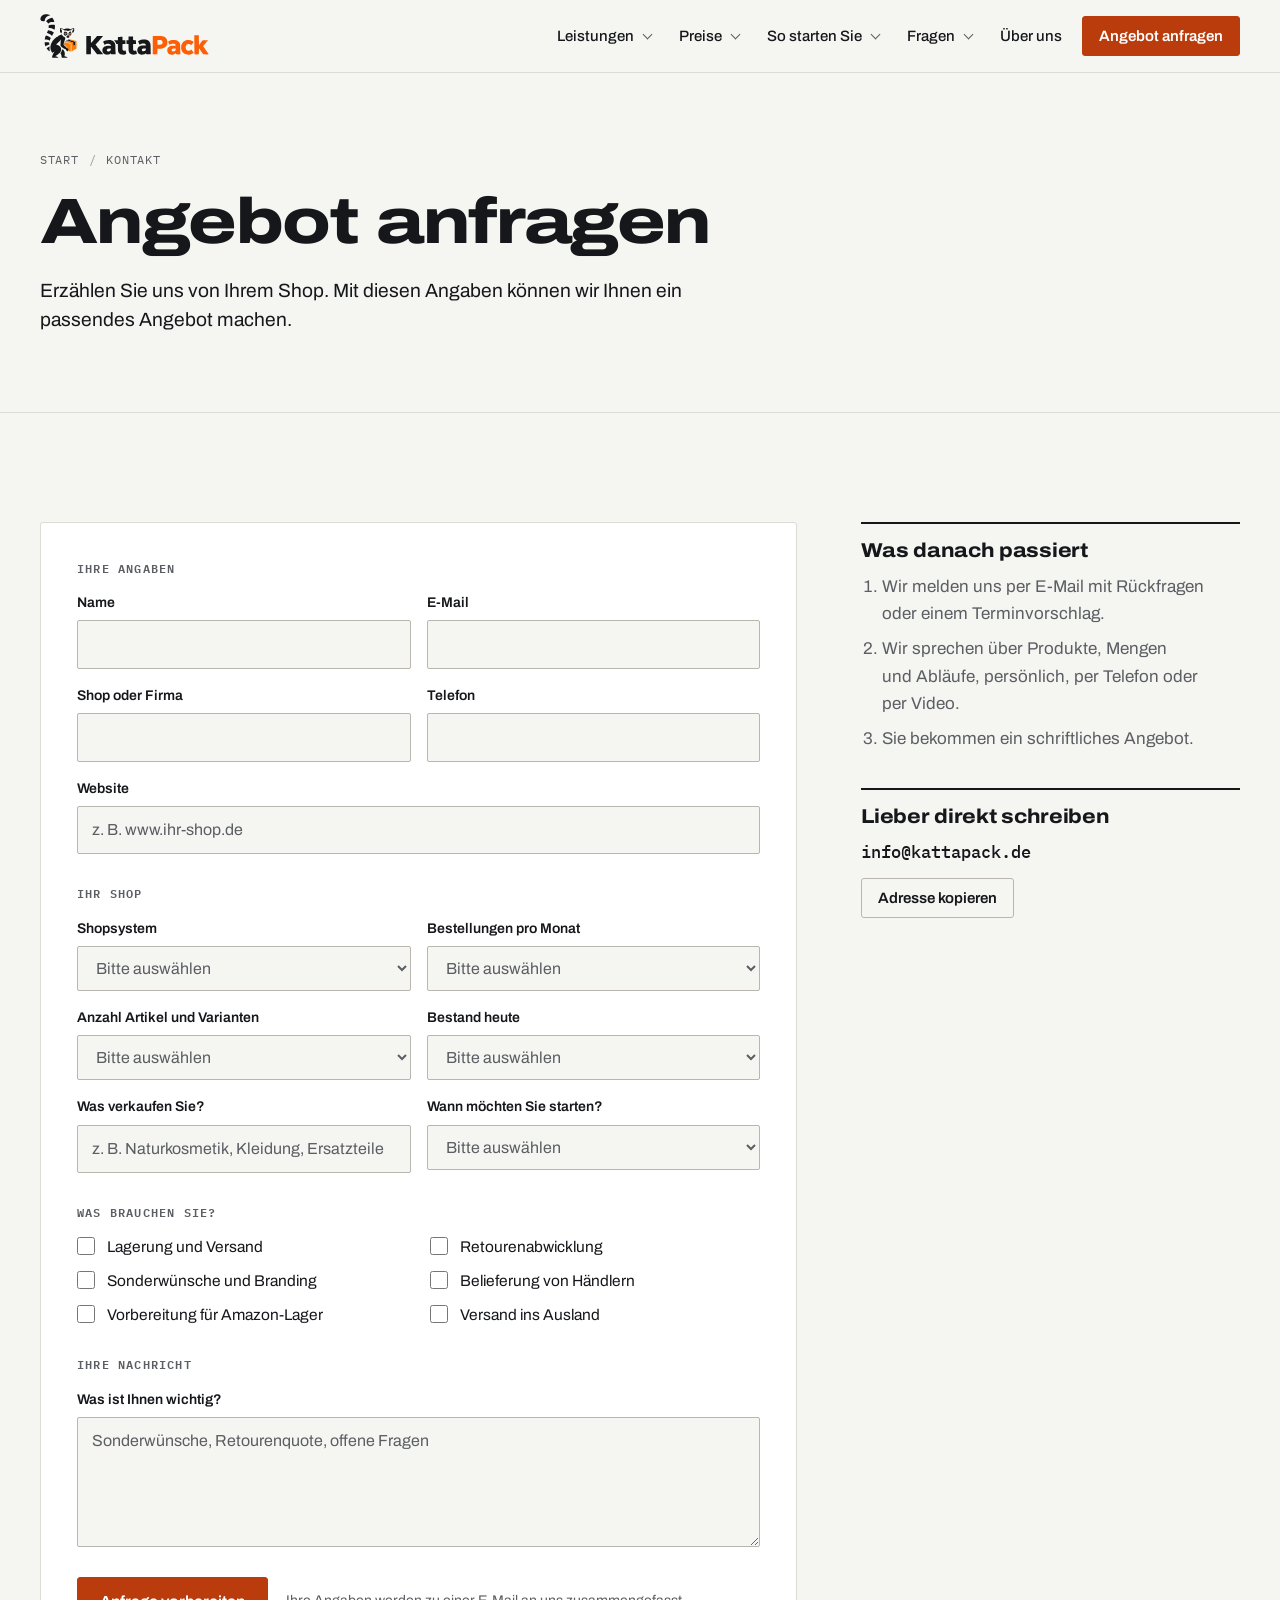
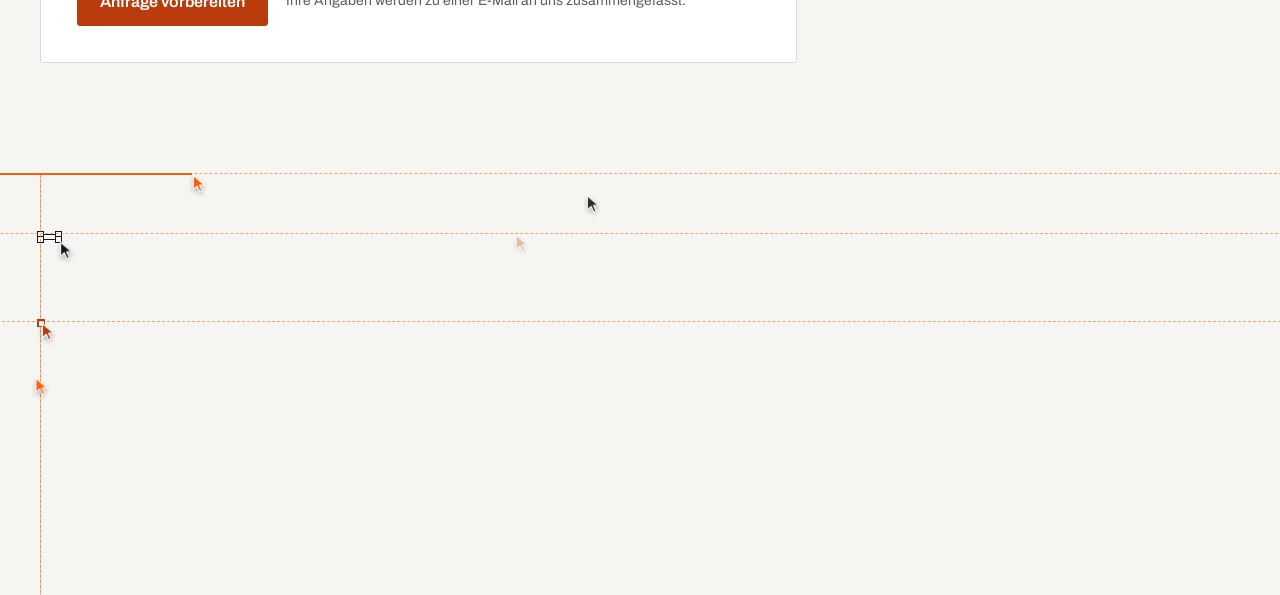
<file: kontakt.html>
<!doctype html>
<html lang="de">
<head>
<meta charset="utf-8">
<meta name="viewport" content="width=device-width, initial-scale=1, viewport-fit=cover">
<title>Angebot anfragen · KattaPack</title>
<meta name="description" content="Angebot für Fulfillment bei KattaPack anfragen: Lagerung, Versand, Retouren und Sonderwünsche für Ihren Onlineshop.">
<meta property="og:type" content="website">
<meta property="og:locale" content="de_DE">
<meta property="og:site_name" content="KattaPack">
<meta property="og:title" content="Angebot anfragen · KattaPack">
<meta property="og:description" content="Angebot für Fulfillment bei KattaPack anfragen: Lagerung, Versand, Retouren und Sonderwünsche für Ihren Onlineshop.">
<meta name="theme-color" content="#F5F5F2" media="(prefers-color-scheme: light)">
<meta name="theme-color" content="#111213" media="(prefers-color-scheme: dark)">
<link rel="icon" href="favicon.ico" sizes="32x32">
<link rel="icon" href="favicon.svg" type="image/svg+xml">
<link rel="apple-touch-icon" href="apple-touch-icon.png">
<link rel="stylesheet" href="fonts/fonts.css">
<link rel="stylesheet" href="site.css?v=5508dc8877">
</head>
<body>
<div class="site page-kontakt"><svg class="sprite" aria-hidden="true" focusable="false"><symbol id="kp-mark" viewBox="301.7 91.7 550.0 661.0"><path fill="currentColor" fill-rule="evenodd" d="M490.5,750.3C490.1,750.2 489.5,750.0 489.0,750.0C488.2,750.0 485.4,748.4 483.9,747.0C482.5,745.7 481.5,743.7 480.8,740.9C480.0,737.2 480.4,734.3 482.6,726.4C487.3,710.1 495.1,691.4 502.7,678.5C503.9,676.5 505.5,673.9 506.2,672.7C507.3,670.7 509.1,668.0 513.8,661.2C516.3,657.5 515.9,657.4 510.8,660.1C505.3,663.0 491.5,670.7 489.4,672.0C487.9,672.9 487.6,673.0 486.9,672.6C485.6,671.9 476.0,662.2 475.3,660.8C474.9,660.1 473.9,658.4 473.0,657.1C468.1,649.9 463.4,640.3 460.9,632.5C459.9,629.2 457.4,618.9 456.8,616.0C455.2,606.2 454.5,589.4 455.5,580.3C456.6,569.3 459.3,557.6 463.4,545.3C465.1,540.2 469.0,530.6 471.2,526.2C480.2,508.3 493.8,489.0 507.0,475.5C509.5,472.9 512.4,469.9 513.5,468.7C518.9,462.9 534.2,449.8 544.2,442.4C547.7,439.8 550.9,437.4 551.3,437.1C553.8,435.2 566.0,427.3 571.3,424.1C580.3,418.7 585.4,416.0 594.1,412.0C607.0,406.0 626.5,398.8 627.5,399.7C627.7,399.9 628.9,401.8 630.0,404.0C634.0,412.0 636.8,415.7 643.0,421.8C650.6,429.2 660.8,435.8 670.5,439.5C672.2,440.2 673.9,441.0 674.2,441.4C675.1,442.4 676.8,447.9 677.5,452.1C678.0,454.8 678.0,456.7 677.9,461.6C677.7,468.2 677.1,471.7 675.2,476.5C673.3,481.2 667.1,498.6 661.0,516.2C659.5,520.6 657.4,527.0 656.8,529.3C653.7,541.3 652.3,547.9 652.3,550.5C652.3,551.7 652.6,552.1 660.9,560.5C665.7,565.3 674.5,574.3 680.7,580.7C700.4,601.1 703.0,603.7 703.8,603.8C704.2,603.9 706.1,604.2 707.9,604.5C709.8,604.8 712.3,605.4 713.4,605.7C714.6,606.0 715.5,606.3 715.6,606.3C715.6,606.3 715.5,605.9 715.2,605.3C714.9,604.8 714.7,604.3 714.8,604.3C714.8,604.3 715.7,604.6 716.7,605.0C721.5,606.6 723.0,607.4 726.5,610.2C731.1,613.8 733.7,616.5 735.7,619.5C737.0,621.6 737.2,622.0 737.3,624.1C737.4,626.2 737.3,626.7 736.6,627.7C735.6,629.2 733.9,630.0 731.7,630.0C729.2,630.0 727.1,629.4 723.4,627.6C719.9,625.8 720.0,625.7 721.0,630.3C721.5,632.9 722.0,634.0 724.5,638.4C726.1,641.2 727.6,643.7 727.9,644.0C728.1,644.3 728.3,645.1 728.3,645.8C728.3,646.9 728.2,647.1 727.7,646.9C727.3,646.8 726.8,647.0 726.5,647.4C725.7,648.3 721.1,649.9 718.1,650.4C715.9,650.7 714.8,650.7 711.5,650.2C703.2,649.1 698.3,646.7 694.4,641.8C691.3,638.0 689.5,633.7 687.8,626.6C687.5,625.4 687.0,624.0 686.7,623.7C686.4,623.3 681.6,620.7 676.0,617.8C667.0,613.2 659.9,609.4 651.5,604.7C650.0,603.9 647.0,602.2 644.7,601.0C637.6,597.2 629.8,592.3 623.1,587.3C615.8,581.9 610.5,575.5 608.3,569.6C607.0,566.0 606.6,560.3 606.8,546.7C607.0,535.8 607.2,531.6 608.2,519.8C608.5,516.4 608.9,510.7 609.2,507.2C609.4,503.7 609.9,498.7 610.2,496.2C610.4,493.6 610.8,489.8 611.0,487.8C611.2,485.7 611.5,483.0 611.7,481.8C612.2,478.2 612.2,474.9 611.8,474.8C611.6,474.7 610.8,475.5 610.1,476.6C608.9,478.5 603.6,486.1 601.2,489.3C598.7,492.7 590.8,502.5 587.8,505.8C575.3,520.1 562.3,532.6 545.9,546.3C543.2,548.5 541.0,550.5 541.0,550.6C541.0,551.2 542.0,551.6 545.0,552.2C549.9,553.1 555.3,554.5 561.3,556.5C577.0,561.8 594.4,573.8 602.5,584.7C607.3,591.2 608.2,592.7 610.0,596.5C613.3,603.4 614.8,608.5 616.3,618.6C617.2,624.8 616.5,633.7 614.3,641.9C612.7,647.9 609.3,656.7 607.5,659.3C607.1,660.0 606.1,661.6 605.4,662.8C604.7,664.1 603.3,666.3 602.3,667.6C601.3,669.0 600.3,670.4 600.0,670.8C598.5,673.0 593.6,678.3 588.7,682.8C580.8,690.1 571.1,697.4 555.8,707.7C553.3,709.5 550.2,711.6 549.0,712.4C547.8,713.2 545.9,714.4 544.8,715.1C543.7,715.7 541.1,717.5 538.9,719.1C536.8,720.6 533.7,722.8 532.0,724.0C530.0,725.4 529.0,726.3 529.1,726.6C529.1,727.0 530.4,727.4 534.4,728.2C547.1,730.8 554.9,733.1 561.5,736.4C568.8,739.9 572.4,742.8 574.5,746.8C576.7,750.9 581.4,750.5 532.9,750.5C509.9,750.5 490.8,750.4 490.5,750.3ZM633.6,750.3C629.9,749.9 627.3,748.1 625.6,744.9C624.3,742.2 623.7,739.2 623.7,735.0C623.7,730.2 623.0,725.6 621.0,715.2C620.9,714.4 620.4,712.6 620.0,711.2C617.1,700.6 613.1,692.4 607.7,686.0C605.9,683.9 605.0,682.6 605.0,682.3C605.0,682.1 606.2,680.5 607.8,678.6C613.8,671.2 619.3,661.9 621.6,655.2C623.2,650.5 624.8,643.9 625.3,639.8C625.8,635.8 626.1,635.3 628.5,633.1C629.6,632.0 632.2,629.4 634.2,627.2C639.1,621.8 639.6,621.3 640.0,621.3C641.1,621.3 647.4,628.4 653.1,636.1C659.9,645.2 665.6,656.0 668.4,665.5C671.6,676.0 672.4,688.8 670.7,701.6C669.6,709.7 668.5,714.5 666.0,723.1C665.2,725.8 665.1,726.5 665.4,726.9C665.6,727.1 667.8,727.6 670.2,728.0C678.0,729.3 686.1,731.2 690.8,732.9C692.1,733.3 693.6,733.8 694.2,734.0C696.6,734.8 704.1,738.8 706.6,740.6C709.9,743.1 711.4,744.8 712.8,747.6C713.6,749.3 713.7,749.7 713.4,750.1C713.0,750.6 708.9,750.6 674.4,750.6C653.2,750.5 634.8,750.4 633.6,750.3ZM441.7,650.2C434.9,646.8 428.2,642.7 424.0,639.4C418.6,635.0 410.7,626.9 407.3,622.3C406.7,621.4 405.2,619.5 404.1,618.0C401.2,614.3 398.0,609.3 398.2,609.0C398.3,608.8 398.9,608.4 399.5,608.2C400.1,607.9 401.7,606.8 403.1,605.8C415.5,596.0 414.5,596.7 420.4,592.8C424.5,590.1 429.5,587.3 438.0,582.9C440.3,581.7 440.9,581.3 441.1,580.5C441.7,578.5 442.3,577.3 443.2,576.8C444.0,576.3 444.1,576.3 444.7,576.8C445.8,577.9 445.8,579.2 444.5,585.0C443.9,588.0 443.3,591.6 443.2,593.0C443.0,594.4 442.7,596.6 442.5,598.0C441.7,602.5 441.2,608.7 441.5,612.2C441.6,614.0 441.8,617.6 442.0,620.2C442.3,626.1 443.3,633.6 444.5,639.2C445.4,643.1 447.0,649.8 447.4,650.9C447.7,652.1 447.6,652.7 446.9,652.7C446.7,652.7 444.3,651.6 441.7,650.2ZM382.1,579.4C381.3,577.6 378.3,570.2 376.0,564.5C375.1,562.3 374.3,560.1 374.2,559.5C374.0,558.9 373.7,557.8 373.5,557.0C372.9,554.9 371.7,548.8 371.0,544.5C370.2,539.1 369.6,532.0 369.4,524.3L369.2,516.1L370.2,515.0L371.3,513.8L373.2,514.6C375.0,515.4 375.0,515.4 381.0,515.0C388.6,514.4 405.3,514.7 410.5,515.5C412.5,515.8 415.8,516.3 417.8,516.5C419.8,516.8 424.1,517.7 427.3,518.4C431.9,519.4 433.4,519.6 435.1,519.4C437.8,519.2 438.1,519.5 437.9,522.2C436.8,535.4 436.9,537.8 438.3,548.1C439.2,554.0 439.2,555.1 438.3,555.9C437.6,556.5 437.6,556.5 436.3,555.7C435.2,555.1 434.6,555.0 433.4,555.2C431.3,555.4 424.6,556.9 422.3,557.6C410.2,561.0 394.6,568.5 387.6,574.3C383.8,577.4 383.3,578.1 383.4,579.5C383.6,581.3 382.9,581.3 382.1,579.4ZM798.0,571.4C797.6,571.0 797.5,566.6 797.3,547.2C797.2,534.2 797.1,523.5 797.1,523.5C795.0,522.6 794.0,522.2 791.7,521.3C790.1,520.7 787.4,519.8 785.7,519.1C783.9,518.5 781.7,517.7 780.7,517.3C779.7,517.0 777.3,516.1 775.5,515.3C773.7,514.6 771.4,513.7 770.5,513.3C769.6,513.0 767.9,512.3 766.7,511.8C765.5,511.3 761.8,509.9 758.5,508.7C755.2,507.4 751.3,505.9 749.8,505.3C748.4,504.8 745.5,503.7 743.5,503.0C741.6,502.3 738.0,500.9 735.5,499.8C733.1,498.8 730.3,497.7 729.3,497.4C728.3,497.0 726.2,496.2 724.7,495.7C723.1,495.1 720.5,494.2 719.0,493.6L716.1,492.6L711.8,494.5C707.3,496.5 706.0,497.0 698.2,500.2C695.6,501.2 692.9,502.3 692.2,502.6C690.3,503.5 689.1,504.0 687.0,504.7C684.6,505.4 678.3,507.9 677.9,508.3C677.4,508.6 676.0,508.2 676.0,507.7C676.0,507.5 675.8,507.4 675.6,507.4C675.4,507.5 675.2,507.3 675.1,507.0C675.0,506.7 675.5,506.2 676.3,505.7C677.1,505.2 678.3,504.4 679.1,503.8C684.4,500.0 700.1,490.8 708.7,486.6C729.5,476.4 730.4,475.9 731.4,476.1C731.9,476.2 732.3,476.2 732.3,476.0C732.3,475.9 732.7,475.6 733.1,475.4C733.7,475.2 734.2,475.3 735.3,475.7C736.9,476.4 737.9,476.8 743.8,478.9C745.9,479.6 748.5,480.6 749.7,481.1C753.2,482.5 755.5,483.3 761.0,485.2C763.8,486.2 767.0,487.3 768.0,487.7C769.0,488.1 770.4,488.6 771.2,488.8C771.9,489.1 774.2,489.9 776.3,490.7C780.4,492.2 784.4,493.5 788.2,494.8C789.4,495.2 792.2,496.3 794.3,497.1C796.4,497.9 801.2,499.6 804.8,500.8C808.5,502.1 812.2,503.4 813.0,503.7C813.8,504.1 815.0,504.5 815.6,504.7C818.3,505.3 825.5,508.3 826.1,509.0C826.7,509.7 826.7,511.1 826.6,534.3C826.5,555.5 826.4,559.0 826.0,559.6C825.7,560.1 821.1,562.5 813.5,566.2C803.2,571.2 801.4,572.0 800.0,572.0C798.9,572.0 798.3,571.8 798.0,571.4ZM668.0,556.3C667.7,556.1 666.9,555.2 666.3,554.3C665.7,553.3 664.5,551.6 663.6,550.5C662.5,549.2 662.0,548.3 662.1,547.9C662.2,547.5 662.4,546.5 662.6,545.7C662.8,544.8 663.4,542.1 664.0,539.7C666.7,527.8 667.2,526.0 667.8,524.4C668.1,523.8 668.2,523.1 668.1,522.8C668.0,522.4 668.2,522.3 669.1,522.3L670.2,522.3L670.4,532.6C670.8,550.3 670.8,556.7 670.2,556.7C669.9,556.7 669.6,556.5 669.5,556.3C669.3,556.1 669.1,556.1 668.9,556.3C668.6,556.5 668.3,556.5 668.0,556.3ZM441.7,493.6C441.5,493.4 441.3,492.8 441.3,492.3C441.3,490.7 441.0,490.4 438.2,488.9C434.0,486.6 419.8,481.0 415.5,480.0C415.0,479.9 413.1,479.4 411.3,478.9C401.2,476.3 390.3,474.9 380.3,474.8C375.0,474.8 374.7,474.9 373.8,475.6C372.1,476.9 371.4,477.2 370.8,476.7C370.5,476.4 370.4,475.9 370.5,475.5C370.6,475.1 370.8,473.0 371.0,470.7C371.7,462.3 373.4,452.6 375.2,446.7C375.6,445.3 376.2,443.2 376.5,442.0C377.0,440.0 379.6,432.0 380.8,428.8C381.9,425.7 386.7,414.8 387.2,414.3C388.2,413.2 389.0,413.2 389.9,414.1C390.9,415.0 392.7,415.7 402.8,419.0C420.8,424.9 439.2,434.4 456.6,446.9C458.9,448.5 459.1,448.6 460.6,448.4C463.3,448.1 463.3,448.6 461.0,453.2C455.2,464.9 447.3,483.1 445.2,489.7C444.0,493.3 442.8,494.7 441.7,493.6ZM713.5,448.8C710.8,448.4 709.7,448.1 707.0,446.8C701.0,443.8 694.7,436.3 694.7,432.3C694.7,431.1 694.9,430.7 696.4,429.1C698.0,427.4 704.0,422.7 706.9,420.7C708.7,419.5 710.2,417.3 713.5,410.5C716.9,403.4 717.0,403.3 720.3,403.3C722.1,403.3 722.5,403.4 723.6,404.5C724.9,405.7 725.5,406.7 728.8,413.7C730.9,418.1 730.9,418.2 734.9,422.2C737.1,424.4 739.5,427.0 740.2,428.1C741.4,429.9 741.4,430.1 741.3,432.3C741.0,436.5 738.0,441.1 733.3,444.6C730.2,447.0 727.3,448.2 723.3,448.8C719.6,449.4 718.0,449.4 713.5,448.8ZM477.7,418.8C477.0,418.5 476.3,418.1 476.0,418.0C475.4,417.7 474.8,416.5 474.5,415.3C474.4,414.5 471.1,411.7 463.1,405.7C457.6,401.5 456.0,400.4 450.4,397.0C438.6,389.9 427.5,384.7 416.1,380.8C411.9,379.3 409.3,378.8 405.3,378.5C404.5,378.5 403.7,378.4 403.4,378.4C402.6,378.3 402.7,377.0 403.5,375.1C405.3,371.2 408.3,364.0 408.3,363.7C408.3,363.6 409.4,361.0 410.6,358.0C411.9,355.0 414.3,348.9 416.0,344.4C419.0,336.4 419.6,334.9 420.5,334.5C420.8,334.4 422.3,335.0 424.0,335.8C425.6,336.7 427.3,337.3 427.7,337.3C428.1,337.3 429.0,337.5 429.6,337.6C430.3,337.8 432.0,338.2 433.5,338.5C444.4,340.7 457.9,344.7 467.6,348.5C470.2,349.5 472.4,350.3 472.5,350.3C472.6,350.3 475.6,351.7 479.2,353.3C485.4,356.1 495.3,361.3 499.7,363.9C501.7,365.1 502.7,365.2 504.0,364.5C504.8,364.0 505.7,364.3 505.7,365.1C505.7,365.8 499.0,383.0 496.7,388.3C494.1,394.4 489.6,403.1 486.5,408.2C484.7,411.1 482.5,414.7 481.6,416.2C480.3,418.4 479.4,419.5 478.9,419.3C478.9,419.3 478.3,419.1 477.7,418.8ZM674.4,418.2C668.0,413.5 662.6,408.2 660.2,404.1C658.3,400.8 655.9,394.2 655.3,390.4C654.3,383.8 656.6,374.3 660.7,367.7C664.6,361.5 671.8,354.0 673.8,354.0C675.4,354.0 684.9,357.4 689.5,359.7C697.2,363.3 700.8,366.0 704.5,370.5C707.2,373.8 709.1,377.6 710.0,381.5C710.6,384.1 710.7,385.2 710.6,389.2C710.4,394.0 709.9,395.9 708.0,399.6C707.0,401.5 704.1,404.6 701.2,406.8C698.3,408.9 677.8,419.3 676.5,419.3C676.1,419.3 675.2,418.8 674.4,418.2ZM747.8,416.7C738.6,410.3 732.0,404.7 730.3,402.0C728.0,398.1 726.8,392.5 727.1,386.4C727.3,381.9 727.9,379.6 729.7,375.7C733.6,367.3 741.2,361.2 754.3,355.8C755.8,355.2 757.2,354.7 757.5,354.7C758.3,354.7 759.5,356.0 761.8,359.4C766.3,366.0 769.3,373.2 770.3,379.3C770.8,382.4 770.8,388.9 770.3,391.5C769.3,396.9 766.8,402.9 763.4,407.9C760.8,411.9 753.2,419.0 751.7,419.0C751.4,419.0 749.6,418.0 747.8,416.7ZM684.9,398.9C690.4,397.7 695.1,391.7 694.5,386.5C694.1,383.0 690.9,378.4 687.7,376.8C684.2,375.1 681.4,374.9 678.4,376.3C674.6,378.1 671.9,381.1 670.8,385.0C670.4,386.5 670.3,387.2 670.6,388.8C671.3,392.3 673.9,395.9 677.3,397.9C677.8,398.1 681.8,399.3 682.5,399.3C682.7,399.3 683.8,399.1 684.9,398.9ZM750.7,399.0C751.2,398.9 751.9,398.6 752.4,398.5C752.9,398.4 754.4,397.3 755.8,395.9C758.7,392.9 759.8,390.5 759.8,387.0C759.8,385.2 759.6,384.5 758.7,382.7C757.4,380.4 755.2,378.0 753.6,377.1C751.4,376.0 749.4,375.6 748.1,376.0C744.1,377.3 741.2,379.9 739.2,384.1C737.0,388.4 737.6,391.2 741.2,395.3C744.1,398.5 748.1,400.1 750.7,399.0ZM745.9,395.0C743.1,394.1 741.7,391.8 741.7,387.7C741.7,384.4 742.1,383.0 743.5,381.7C744.7,380.5 746.3,380.0 748.8,380.0C752.2,380.0 754.3,381.3 755.5,384.1C756.1,385.5 756.2,388.9 755.6,390.8C754.7,394.1 749.9,396.2 745.9,395.0ZM678.3,394.3C677.2,393.7 676.6,393.1 675.9,391.7C675.0,390.0 675.0,389.6 675.1,386.8C675.2,384.1 675.3,383.6 676.1,382.4C677.4,380.4 679.1,379.7 682.4,379.7C684.5,379.7 685.2,379.8 686.7,380.6C689.3,381.9 689.7,382.7 689.9,386.6C690.1,390.7 689.5,392.4 687.3,393.9C686.1,394.7 685.5,394.8 682.9,394.9C680.2,395.0 679.6,395.0 678.3,394.3ZM621.5,382.1C616.1,379.1 609.6,373.2 606.6,368.6C604.9,366.1 602.3,360.4 601.1,356.8C599.2,351.1 598.8,348.1 598.9,338.3C598.9,333.0 599.0,328.6 599.3,327.3C599.5,326.1 599.9,323.8 600.2,322.2C601.1,316.5 604.9,303.8 606.0,302.6C606.5,302.1 607.0,302.0 608.2,302.2C613.0,302.8 625.9,306.5 631.5,308.9C636.9,311.2 645.6,315.4 649.8,317.6C652.4,319.0 654.9,320.3 655.3,320.6C656.6,321.2 657.0,321.1 660.0,319.7C661.6,319.0 663.5,318.2 664.3,317.9C665.2,317.6 667.7,316.7 670.1,315.9C676.6,313.6 683.4,311.9 693.0,310.4C698.3,309.6 717.2,309.6 722.0,310.4C723.7,310.7 726.4,311.1 727.8,311.4C736.5,312.6 744.9,315.3 755.2,319.9L759.3,321.7L765.4,318.5C777.7,312.2 789.7,307.5 800.8,304.7C809.8,302.5 809.6,302.5 810.6,305.9C812.6,312.5 813.1,317.4 813.1,328.0C813.1,336.0 813.0,337.7 812.4,341.3C811.1,348.6 808.1,356.5 804.5,362.0C801.2,367.2 793.3,375.1 788.6,378.1C786.8,379.2 786.7,378.8 786.7,373.7C786.7,366.5 785.7,360.9 783.4,353.8C782.6,351.6 782.0,349.5 782.0,349.1C782.0,348.8 782.6,347.6 783.4,346.6C784.2,345.6 785.7,343.6 786.9,342.1C790.5,337.4 794.3,331.0 798.4,322.8C802.5,314.7 802.7,313.8 801.1,313.9C796.5,314.2 770.1,325.9 766.7,329.1C766.1,329.7 763.7,332.4 761.5,335.2L757.4,340.1L749.9,340.0C743.9,340.0 741.8,340.1 739.4,340.5C734.6,341.4 728.7,343.6 723.0,346.5C721.0,347.5 719.0,348.3 718.5,348.3C718.1,348.3 716.8,347.9 715.7,347.3C711.6,345.3 702.0,341.8 696.8,340.5C692.0,339.3 682.8,339.1 673.0,339.9L670.5,340.1L668.3,338.6C665.3,336.7 661.1,334.3 654.8,330.9C651.9,329.4 647.9,327.1 645.8,326.0C634.6,319.7 613.9,311.5 613.0,313.0C612.7,313.4 615.7,320.4 619.1,327.2C621.3,331.7 626.8,340.6 630.1,345.1C631.1,346.6 632.0,348.0 632.0,348.2C632.0,348.4 631.1,350.4 630.0,352.7C625.8,361.6 624.4,367.3 624.1,376.6C624.0,380.2 623.8,382.4 623.5,382.6C623.3,382.9 622.6,382.6 621.5,382.1ZM515.4,327.9C514.9,327.4 514.9,325.7 515.3,324.5C515.6,323.9 515.6,323.4 515.3,323.0C514.9,322.2 505.1,317.3 499.8,315.2C489.9,311.3 484.8,309.6 479.2,308.0C477.9,307.6 476.4,307.2 475.8,307.0C471.3,305.6 460.8,303.5 453.5,302.5C441.5,300.9 434.1,300.5 431.8,301.5C430.2,302.2 429.2,302.1 428.5,301.3C427.9,300.7 427.9,300.5 428.4,296.6C428.7,294.3 429.2,289.6 429.4,286.0C429.7,280.3 429.7,278.7 429.2,273.2C428.3,263.8 428.3,263.7 429.6,262.8C430.3,262.3 431.3,262.0 432.1,262.0C432.8,262.0 435.8,261.3 438.8,260.5C441.7,259.7 445.2,258.8 446.5,258.6C447.8,258.3 450.2,257.7 451.8,257.4C459.2,255.7 472.5,254.2 483.0,253.7C490.8,253.4 502.0,253.7 510.7,254.5L516.5,255.1L518.2,254.2C520.2,253.2 520.8,253.1 521.3,253.8C521.6,254.1 522.0,257.4 522.4,261.9C523.4,272.2 523.4,294.0 522.6,301.3C521.5,310.1 521.4,310.9 519.3,319.7C517.8,325.8 517.4,326.9 516.4,327.7C515.9,328.2 515.7,328.2 515.4,327.9ZM422.4,238.2C417.9,226.9 414.0,220.1 408.3,214.2C403.6,209.3 396.3,204.1 392.0,202.6C385.8,200.4 385.3,200.2 385.3,199.5C385.3,198.8 386.4,198.9 389.2,199.9C390.6,200.3 392.0,200.6 392.3,200.5C392.7,200.4 393.9,199.0 395.0,197.4C402.6,186.9 412.0,177.5 421.2,171.3C428.0,166.6 434.2,163.3 443.8,159.2C450.7,156.2 461.5,153.0 469.0,151.7C478.1,150.1 478.4,150.0 480.6,148.7C481.7,147.9 482.9,147.3 483.3,147.3C484.0,147.3 486.1,150.2 492.5,159.7C495.8,164.5 502.7,177.4 504.6,182.0C507.7,189.6 509.0,193.2 510.1,196.7C511.8,202.3 512.9,206.5 513.4,209.1C513.8,211.4 513.8,211.4 513.0,212.0C512.0,212.9 510.8,212.8 509.2,211.8L507.9,210.8L496.7,210.8C485.6,210.9 480.6,211.2 474.8,212.2C473.4,212.5 471.0,212.9 469.5,213.1C458.7,215.0 444.4,220.0 434.4,225.5C430.7,227.5 425.4,230.9 424.7,231.8C424.5,232.1 424.2,233.4 424.2,234.9C424.1,237.4 423.7,239.0 423.0,239.0C422.8,239.0 422.5,238.7 422.4,238.2ZM342.2,200.1C334.9,199.6 324.0,196.5 317.0,193.0C313.2,191.1 307.9,184.5 305.7,179.0C301.5,168.5 304.0,152.9 312.3,137.7C319.9,123.6 333.8,110.4 349.0,102.9C358.0,98.4 366.0,95.9 376.3,94.4C382.3,93.5 400.2,93.7 406.4,94.6C416.4,96.1 427.6,99.6 435.3,103.5C443.3,107.6 445.6,108.9 448.7,111.2C452.7,114.2 453.2,114.7 452.7,115.6C451.9,117.1 449.9,117.4 448.1,116.3C447.0,115.6 446.8,115.6 443.7,115.9C438.7,116.5 436.2,117.0 429.4,119.0C418.4,122.1 405.5,128.4 398.7,133.9C394.8,137.1 389.0,143.1 386.3,146.6C380.0,155.1 376.1,163.1 372.8,174.5C371.6,178.8 370.2,187.7 369.8,193.6C369.7,195.8 369.4,197.9 369.2,198.2C368.8,198.8 365.5,199.4 359.7,200.0C356.7,200.3 346.1,200.4 342.2,200.1Z"/><path fill="#FD7C05" fill-rule="evenodd" d="M759.0,656.8C758.5,656.6 757.0,656.2 755.6,656.0C754.3,655.7 752.7,655.3 752.2,655.0C751.1,654.4 746.4,652.8 739.7,650.8C737.4,650.2 734.8,649.3 734.0,649.0C733.2,648.7 731.3,648.0 729.9,647.6C728.1,647.0 727.2,646.5 726.9,646.1C726.7,645.7 725.1,642.9 723.4,640.0C720.6,635.2 720.2,634.3 719.6,631.6C719.3,629.9 719.0,627.6 719.0,626.5C719.0,623.6 719.3,623.5 724.2,626.0C726.4,627.0 729.0,628.1 730.0,628.3C731.7,628.7 732.1,628.7 733.2,628.1C735.0,627.3 736.1,625.5 735.9,624.0C735.6,622.5 733.2,618.9 730.8,616.5C727.7,613.3 721.8,608.7 719.7,608.0C717.3,607.1 715.3,606.0 715.3,605.7C715.3,605.5 714.6,604.5 713.8,603.5C712.9,602.5 711.5,600.9 710.7,600.0C709.9,599.0 707.5,596.3 705.3,594.0C703.2,591.7 699.2,587.4 696.6,584.3C693.9,581.3 689.0,576.1 685.8,572.7C682.6,569.3 678.8,565.1 677.3,563.5C675.8,561.9 674.1,560.2 673.5,559.9C672.9,559.6 672.1,558.8 671.7,558.2C671.3,557.5 670.6,556.8 670.2,556.7L669.3,556.3L669.3,551.8C669.2,532.8 669.0,523.9 668.5,523.4C667.8,522.8 667.9,522.2 668.7,519.9C669.0,518.9 669.3,517.8 669.3,517.5C669.3,517.2 669.6,516.7 670.0,516.3C670.6,515.7 670.9,515.7 672.3,515.9C673.1,516.0 674.7,516.4 675.7,516.7C676.7,517.1 678.9,517.7 680.5,518.2C682.1,518.6 684.6,519.3 686.0,519.7C687.4,520.1 690.0,520.7 691.8,521.2C693.7,521.7 695.5,522.2 696.0,522.3C697.0,522.7 701.4,524.0 705.5,525.1C707.1,525.6 709.4,526.3 710.5,526.7C711.6,527.1 713.6,527.6 715.0,527.9C716.4,528.2 718.2,528.6 719.0,528.9C719.8,529.2 722.5,530.0 725.0,530.7C727.5,531.4 730.8,532.4 732.3,532.9C733.9,533.3 735.5,533.9 736.0,534.0C736.5,534.1 738.3,534.7 740.2,535.2C742.0,535.6 744.9,536.5 746.6,537.0C748.3,537.6 750.0,538.0 750.4,538.0C750.7,538.0 751.4,538.2 751.9,538.4C752.4,538.7 754.0,539.2 755.5,539.5C758.9,540.2 760.8,540.9 761.3,541.5C761.9,542.2 761.9,656.2 761.3,656.9C760.8,657.5 760.1,657.4 759.0,656.8ZM770.6,655.4C770.4,655.3 770.3,628.9 770.3,596.7C770.3,564.5 770.2,537.7 770.0,537.2C769.9,536.6 769.4,536.0 768.8,535.6C767.8,535.0 761.8,533.1 758.2,532.2C756.3,531.7 751.4,530.3 748.5,529.3C747.4,528.9 745.5,528.4 744.3,528.2C743.1,528.0 740.5,527.2 738.5,526.6C736.5,526.0 733.4,525.0 731.7,524.5C724.0,522.3 721.4,521.5 719.7,520.9C718.8,520.5 717.1,520.0 716.1,519.8C713.6,519.2 707.4,517.5 706.3,517.1C705.9,516.9 704.9,516.6 704.2,516.4C703.4,516.2 701.6,515.7 700.0,515.2C698.4,514.8 696.3,514.2 695.2,514.0C694.1,513.8 692.7,513.4 692.1,513.1C691.4,512.8 689.6,512.3 688.2,512.0C684.4,511.1 676.9,508.6 676.2,507.9C676.0,507.8 676.0,507.5 676.3,507.2C676.8,506.7 682.4,504.4 685.7,503.3C687.8,502.6 689.0,502.2 690.8,501.3C691.6,501.0 694.3,499.8 696.8,498.8C704.6,495.7 706.0,495.1 710.3,493.2C712.6,492.2 715.0,491.3 715.5,491.2C716.5,491.0 718.7,491.6 726.0,494.3C727.6,494.9 729.7,495.7 730.7,496.0C731.7,496.4 734.5,497.5 736.9,498.5C739.3,499.5 742.9,500.9 744.9,501.6C746.9,502.4 749.7,503.4 751.2,504.0C752.6,504.6 756.5,506.1 759.8,507.3C763.1,508.6 766.8,510.0 768.0,510.5C769.2,511.0 770.9,511.7 771.8,512.0C772.8,512.3 775.0,513.2 776.8,514.0C778.7,514.7 781.0,515.6 782.0,516.0C783.0,516.3 785.3,517.1 787.0,517.8C788.7,518.4 791.6,519.5 793.4,520.1C797.0,521.4 798.0,521.9 798.4,522.5C798.5,522.7 798.7,533.1 798.7,545.7C798.7,558.2 798.8,568.9 799.0,569.3C799.1,569.7 799.4,570.2 799.7,570.4C800.3,570.8 823.9,559.4 824.7,558.3C825.1,557.6 825.2,554.3 825.3,534.3C825.4,512.3 825.3,511.1 824.8,510.4C824.2,509.7 817.0,506.7 814.3,506.0C813.6,505.8 812.4,505.4 811.6,505.1C810.8,504.7 807.2,503.4 803.5,502.2C799.8,500.9 795.1,499.2 793.0,498.4C790.9,497.6 788.1,496.6 786.8,496.1C783.1,494.9 779.1,493.5 775.0,492.0C772.9,491.2 770.6,490.4 769.8,490.2C769.1,489.9 767.7,489.4 766.7,489.0C765.7,488.6 762.5,487.5 759.7,486.5C754.2,484.6 751.9,483.8 748.3,482.4C747.1,482.0 744.5,481.0 742.5,480.3C736.6,478.1 735.6,477.8 733.9,477.0C733.0,476.7 732.3,476.2 732.3,476.1C732.3,475.7 734.5,474.7 738.2,473.5C740.8,472.6 741.0,472.5 742.9,473.0C744.0,473.2 746.2,473.7 747.8,474.0C749.5,474.4 751.6,474.9 752.5,475.2C753.4,475.4 757.0,476.3 760.5,477.2C764.0,478.0 767.4,478.9 768.0,479.2C768.6,479.4 770.4,479.8 771.8,480.0C774.4,480.3 782.3,482.2 784.5,483.0C785.5,483.3 796.6,485.8 798.5,486.1C799.1,486.2 799.9,486.4 800.5,486.6C801.1,486.8 802.7,487.2 804.2,487.5C805.6,487.8 808.4,488.5 810.3,489.0C812.3,489.5 814.6,490.0 815.5,490.2C816.4,490.3 817.9,490.6 818.8,490.8C819.8,491.1 821.9,491.6 823.7,492.0C825.4,492.3 827.3,492.8 827.8,493.0C828.4,493.2 830.3,493.7 832.1,494.0C833.9,494.4 835.7,494.8 836.0,495.0C836.4,495.2 838.1,495.6 839.9,495.8C843.5,496.4 848.4,497.8 849.0,498.5C849.3,498.8 849.4,515.3 849.3,554.6C849.3,607.8 849.3,610.2 848.7,611.0C848.4,611.5 846.9,612.5 845.3,613.4C842.7,614.8 838.8,617.0 833.1,620.3C831.8,621.0 830.6,621.7 830.4,621.7C830.3,621.7 829.6,622.1 829.0,622.5C828.3,623.0 827.1,623.7 826.2,624.2C825.2,624.6 823.5,625.6 822.3,626.4C821.1,627.1 818.1,628.9 815.5,630.3C812.9,631.7 809.9,633.4 808.8,634.1C804.1,636.8 802.0,638.0 801.7,638.0C801.5,638.0 800.8,638.4 800.2,639.0C799.6,639.6 798.8,640.0 798.5,640.0C798.1,640.0 797.4,640.3 797.0,640.6C796.5,640.9 795.5,641.6 794.8,642.1C794.0,642.6 790.5,644.6 787.0,646.6C777.5,651.9 776.2,652.7 775.7,653.2C775.2,653.5 771.2,655.7 770.9,655.7C770.8,655.7 770.7,655.6 770.6,655.4ZM746.1,400.5C742.6,399.6 739.3,396.8 737.4,393.2C736.7,391.7 736.5,391.1 736.5,388.5C736.5,385.6 736.6,385.3 737.8,382.8C743.0,372.2 754.6,371.4 760.0,381.4C761.1,383.4 761.2,383.6 761.2,387.0C761.2,392.0 760.4,393.9 757.1,397.2C755.7,398.6 754.3,399.7 753.8,399.8C753.2,400.0 752.5,400.2 752.1,400.4C750.7,400.9 747.9,401.0 746.1,400.5ZM678.7,400.0C676.2,399.4 676.1,399.4 673.9,397.7C672.1,396.3 669.9,392.9 669.4,390.7C668.5,387.0 669.2,383.1 671.1,380.0C672.6,377.8 674.4,376.3 677.1,375.0C678.9,374.1 679.5,374.0 682.0,374.0C687.8,374.0 691.8,376.3 694.6,381.3C695.6,383.1 695.7,383.7 695.9,386.6C696.1,390.5 695.5,392.7 693.3,395.5C689.9,399.9 684.6,401.6 678.7,400.0ZM750.9,393.3C752.9,392.6 754.7,389.8 754.7,387.4C754.7,385.2 752.4,382.2 750.3,381.7C745.3,380.3 741.5,385.4 743.6,390.4C744.9,393.3 747.8,394.5 750.9,393.3ZM686.0,392.5C688.0,391.2 688.8,389.2 688.5,386.5C688.4,385.4 688.1,384.1 687.7,383.7C686.9,382.5 683.8,381.0 682.4,381.0C679.2,381.0 676.7,383.5 676.4,386.8C676.2,389.3 677.6,391.8 679.7,392.9C681.7,394.0 684.0,393.8 686.0,392.5Z"/></symbol><symbol id="kp-word" viewBox="165.7 772.7 858.3 139.3"><path fill="currentColor" fill-rule="evenodd" d="M309.3,909.8C308.9,909.7 307.4,909.5 306.2,909.3C295.1,907.6 286.5,901.6 282.4,892.8C279.6,886.6 279.0,877.6 281.0,870.7C282.4,865.9 285.4,860.9 288.9,857.6C296.4,850.5 311.5,846.5 326.3,847.6C329.2,847.9 333.0,848.3 334.8,848.5C338.8,849.1 339.3,848.9 339.3,846.4C339.3,842.6 337.3,838.3 334.6,836.3C332.1,834.5 326.4,833.0 322.0,833.0C319.8,833.0 313.8,833.8 311.8,834.4C307.3,835.7 303.9,837.0 299.9,839.0C298.5,839.8 297.0,840.3 296.6,840.3C295.8,840.2 294.2,837.3 288.3,826.0C285.5,820.6 285.3,820.1 285.7,819.4C286.6,817.8 294.9,813.5 301.7,811.2C315.0,806.5 333.7,806.1 345.5,810.3C359.3,815.2 366.3,822.9 369.5,836.6C370.5,841.0 370.7,845.1 371.0,866.0C371.2,883.4 371.3,887.7 371.8,890.2C372.5,893.9 372.6,906.6 371.9,907.3C371.4,907.8 341.3,907.8 340.7,907.3C340.5,907.0 340.3,905.7 340.3,903.6C340.3,899.7 340.0,899.3 338.1,901.1C334.2,904.8 328.0,907.7 321.2,909.2C319.1,909.6 310.8,910.1 309.3,909.8ZM553.5,909.8C547.2,909.0 543.3,907.8 538.9,905.6C535.6,904.0 533.1,902.1 530.6,899.4C521.1,889.1 520.9,870.0 530.2,858.3C534.8,852.3 544.5,847.6 555.1,846.0C563.6,844.7 567.9,844.7 579.4,846.1C583.3,846.5 583.7,846.3 583.7,844.1C583.7,837.5 579.8,833.1 572.5,831.5C569.3,830.8 561.2,830.9 557.5,831.8C552.4,833.0 545.5,835.9 542.0,838.2C541.3,838.7 540.6,838.9 540.3,838.8C539.7,838.6 529.3,818.0 529.3,817.1C529.3,816.1 532.1,814.3 538.2,811.3C545.9,807.6 552.9,805.6 563.0,804.5C568.6,803.9 573.8,804.0 580.5,804.8C589.5,806.0 598.5,809.9 604.1,815.0C609.5,820.0 612.9,825.8 614.8,833.9C616.4,840.3 616.6,844.3 616.7,867.2C616.7,878.7 616.8,889.1 617.0,890.3C617.5,893.6 617.4,906.8 616.9,907.3C616.4,907.8 586.3,907.8 585.7,907.3C585.5,907.0 585.3,905.7 585.3,903.8C585.3,901.4 585.2,900.6 584.9,900.5C584.6,900.4 582.7,901.4 580.7,902.8C575.5,906.4 571.6,908.1 565.5,909.3C563.5,909.7 555.4,910.1 553.5,909.8ZM415.5,909.2C409.1,908.2 402.1,904.9 398.1,901.0C394.2,897.3 391.2,891.4 389.8,885.1C388.6,879.0 388.3,874.3 388.4,855.4C388.4,841.5 388.3,836.8 388.0,836.5C387.7,836.1 386.6,836.0 382.6,836.0C379.3,836.0 377.6,835.9 377.5,835.6C377.3,835.4 376.7,833.6 376.0,831.6C373.4,824.2 369.2,817.5 364.1,812.7C362.3,810.9 361.3,809.8 361.5,809.5C361.6,809.1 363.5,809.0 374.4,809.0C386.4,809.0 387.3,809.0 387.8,808.4C388.3,807.9 388.3,806.6 388.3,798.1C388.3,786.7 388.1,787.5 392.2,787.0C395.3,786.7 399.8,786.1 403.3,785.7C404.7,785.5 406.9,785.3 408.2,785.2C409.4,785.1 412.0,784.7 413.9,784.5C415.7,784.2 417.9,784.0 418.7,784.1L420.2,784.2L420.3,796.1C420.5,807.4 420.5,808.1 421.1,808.5C421.7,808.9 423.5,809.0 430.5,809.0C441.1,809.0 440.3,808.6 440.3,814.3C440.3,816.4 440.5,819.4 440.6,820.8C441.2,826.1 441.5,834.9 441.0,835.5C440.6,835.9 439.2,836.0 431.0,836.0C422.5,836.0 421.4,836.1 421.0,836.6C420.6,837.0 420.5,840.2 420.4,853.6C420.2,874.0 420.5,876.4 423.2,879.6C426.0,883.0 432.3,883.6 438.6,881.1C440.1,880.5 440.9,880.3 441.3,880.5C441.8,880.9 442.3,882.2 443.7,888.0C444.2,890.3 445.3,894.6 446.0,897.6C447.1,901.8 447.3,903.3 447.1,903.8C446.5,905.0 442.3,906.9 437.3,908.2C431.8,909.6 421.3,910.1 415.5,909.2ZM488.8,909.0C478.9,907.2 471.2,902.0 467.2,894.4C465.5,891.0 464.6,888.7 463.7,884.5C463.0,881.7 462.9,880.1 462.7,861.5C462.5,850.5 462.5,840.6 462.6,839.6C462.7,837.9 462.7,837.5 462.0,836.8C461.2,836.0 461.1,836.0 455.6,836.0C451.6,836.0 450.0,835.9 449.7,835.6C449.1,834.8 448.0,821.1 448.0,813.9C448.0,810.8 448.1,809.9 448.5,809.5C449.0,809.1 450.0,809.0 455.2,809.0C460.3,809.0 461.4,808.9 461.8,808.5C462.3,808.0 462.3,806.7 462.4,799.7C462.4,795.2 462.4,789.8 462.4,787.8C462.3,784.7 462.3,784.0 462.8,783.6C463.3,783.1 464.8,783.0 478.5,783.0C489.7,783.0 493.6,783.1 493.9,783.4C494.2,783.7 494.3,786.9 494.3,795.7L494.3,807.6L495.1,808.3C495.9,809.0 496.1,809.0 504.5,809.0C510.8,809.0 513.3,809.1 513.6,809.4C513.8,809.6 514.0,810.8 514.0,812.5C514.0,814.0 514.3,819.6 514.7,825.1C515.2,832.9 515.3,835.1 515.0,835.5C514.7,835.9 513.0,836.0 505.0,836.0C496.2,836.0 495.4,836.0 494.9,836.6C494.4,837.2 494.3,838.9 494.3,854.0C494.3,875.5 494.6,877.4 498.0,880.4C500.5,882.7 505.3,883.3 510.2,881.8C514.5,880.6 514.7,880.5 515.0,880.9C515.2,881.1 515.7,882.6 516.2,884.2C516.6,885.8 517.5,889.1 518.2,891.5C520.5,899.9 521.3,903.4 521.0,904.1C520.1,905.7 512.0,908.3 504.8,909.3C501.0,909.9 492.7,909.7 488.8,909.0ZM168.1,907.2C167.8,907.0 167.7,887.4 167.8,843.9C167.8,784.0 167.9,781.0 168.4,780.4C169.0,779.9 170.2,779.8 184.1,779.7C196.7,779.6 199.3,779.7 199.6,780.1C199.9,780.4 200.0,787.0 200.1,804.2C200.2,825.2 200.2,827.8 200.7,827.9C201.2,828.0 204.4,824.6 212.0,815.5C214.3,812.8 216.9,809.7 217.8,808.7C218.8,807.7 221.3,804.8 223.4,802.3C225.5,799.9 230.6,794.0 234.7,789.3C238.7,784.7 242.4,780.6 242.7,780.3C243.4,779.9 246.4,779.8 263.7,779.7C281.5,779.6 283.9,779.7 284.3,780.1C284.6,780.5 284.1,781.3 280.6,785.2C278.3,787.7 275.2,791.3 273.5,793.1C271.9,795.0 268.8,798.5 266.5,801.0C264.3,803.5 260.4,807.8 258.0,810.6C255.5,813.3 249.3,820.3 244.2,826.0C239.0,831.7 234.2,837.2 233.4,838.1L232.0,839.7L232.6,840.7C232.9,841.2 234.4,843.1 235.8,844.9C237.3,846.6 241.3,851.6 244.7,855.8C248.1,860.1 252.3,865.3 254.1,867.5C257.0,871.1 261.1,876.3 265.8,882.2C268.2,885.1 271.5,889.4 276.1,895.2C278.2,897.9 280.4,900.7 280.9,901.3C283.8,904.7 285.1,906.7 284.9,907.2C284.7,907.6 282.4,907.7 264.2,907.7C245.2,907.7 243.7,907.6 243.1,907.1C242.4,906.5 229.3,890.0 225.0,884.3C223.8,882.8 221.4,879.8 219.6,877.7C217.9,875.6 215.0,871.9 213.1,869.6C207.1,862.0 201.2,855.2 200.7,855.2C200.2,855.2 200.2,857.6 200.1,881.0C200.0,899.4 199.9,906.9 199.6,907.2C199.1,907.9 168.6,907.9 168.1,907.2ZM325.0,887.3C331.1,886.5 336.1,883.1 338.4,878.1C339.4,876.0 339.7,868.8 338.9,867.9C338.5,867.6 337.1,867.4 332.4,867.2C322.5,866.9 317.2,868.0 313.5,871.4C311.1,873.5 310.5,875.1 310.7,878.6C311.0,883.4 313.4,886.1 318.3,887.2C320.6,887.7 321.8,887.7 325.0,887.3ZM573.7,885.0C574.8,884.6 576.4,883.8 577.4,883.1C582.2,879.8 583.7,876.9 583.7,870.3C583.7,867.2 583.6,866.7 583.1,866.5C582.8,866.4 579.4,866.2 575.5,866.1C569.2,865.9 568.2,866.0 565.7,866.6C560.3,867.9 557.6,869.7 556.1,872.8C555.3,874.7 555.1,877.6 555.7,879.8C556.2,881.7 558.6,884.1 561.1,885.1C563.0,885.9 563.5,886.0 567.5,885.9C571.1,885.8 572.2,885.7 573.7,885.0Z"/><path fill="#FD5F06" fill-rule="evenodd" d="M760.3,909.7C751.2,908.2 742.7,904.0 739.1,899.2C738.5,898.4 737.7,897.4 737.2,896.8C735.9,895.1 734.0,890.5 733.1,886.6C731.7,880.2 732.3,872.9 734.9,866.8C735.4,865.7 736.0,864.2 736.3,863.5C737.0,861.7 743.6,855.1 746.0,853.8C748.5,852.4 752.4,850.8 755.0,850.2C756.1,849.9 757.8,849.3 758.8,849.0C762.3,847.7 773.1,847.3 784.4,848.0C789.4,848.4 790.1,848.4 790.8,847.9C791.6,847.4 791.6,847.2 791.5,845.9C791.3,845.1 790.9,843.4 790.5,842.0C789.8,839.8 789.4,839.2 787.8,837.6C785.3,835.2 784.6,834.9 779.6,833.7C775.7,832.8 775.2,832.8 772.1,833.0C770.3,833.2 768.4,833.5 767.9,833.7C767.3,833.9 766.5,834.0 766.0,834.0C764.8,834.0 758.9,836.0 755.9,837.3C754.7,837.9 753.5,838.3 753.3,838.3C753.1,838.3 752.5,838.7 751.9,839.1C750.4,840.3 749.3,840.5 748.4,839.8C748.0,839.4 746.4,836.7 744.7,833.7C743.1,830.6 740.9,826.7 739.9,824.8C737.8,821.1 737.6,820.0 738.8,819.0C740.3,817.6 742.4,816.0 742.8,816.0C743.0,816.0 744.6,815.3 746.5,814.3C752.3,811.5 761.0,808.8 766.8,808.0C776.0,806.9 787.7,807.5 794.8,809.5C799.7,810.9 801.9,811.9 805.8,814.3C809.3,816.4 814.9,821.7 816.2,824.0C816.7,824.8 817.6,826.4 818.2,827.5C819.6,829.9 821.6,835.3 822.0,838.2C823.1,844.7 823.3,849.3 823.3,867.7C823.3,880.9 823.4,886.8 823.7,887.7C824.0,888.4 824.2,892.4 824.2,897.9C824.4,906.0 824.3,906.9 823.8,907.4C823.3,907.9 821.9,908.0 808.9,908.0C796.4,908.0 794.4,907.9 793.7,907.5C793.1,907.0 793.0,906.7 793.0,904.0C793.0,899.7 792.3,899.4 788.9,902.3C786.4,904.5 780.4,907.4 775.7,908.6C772.5,909.5 771.0,909.7 767.0,909.8C764.3,909.9 761.3,909.8 760.3,909.7ZM872.7,909.5C861.5,907.9 852.3,904.1 846.4,898.5C845.2,897.4 844.0,896.4 843.7,896.2C841.8,895.1 837.5,889.1 835.3,884.5C834.6,882.9 833.6,880.8 833.1,880.0C832.7,879.1 832.2,877.5 832.0,876.3C831.8,875.1 831.4,873.1 831.0,872.0C830.0,868.8 829.6,863.4 829.8,855.8C830.0,850.6 830.2,848.7 830.7,846.8C831.0,845.6 831.6,843.6 831.8,842.5C832.0,841.4 832.5,839.9 832.8,839.3C835.3,833.7 836.4,831.7 838.5,828.5C846.3,816.8 859.1,809.3 874.0,807.6C886.0,806.3 898.8,809.1 908.2,815.1C912.4,817.8 916.7,821.5 916.7,822.4C916.7,822.7 915.6,824.2 914.3,825.7C913.1,827.2 912.0,828.5 912.0,828.7C912.0,828.8 910.7,830.5 909.1,832.4C907.5,834.4 905.6,836.7 905.0,837.5C903.3,839.8 900.5,842.7 899.9,842.7C899.7,842.7 898.4,841.9 897.0,840.9C892.0,837.1 886.5,835.0 881.5,835.0C878.8,835.0 874.4,836.1 872.1,837.2C869.4,838.6 864.9,843.1 864.2,845.2C863.9,846.1 863.4,847.1 863.2,847.5C862.2,849.4 862.0,850.2 861.5,853.5C860.8,858.3 860.9,862.2 861.6,865.7C862.7,870.6 864.4,873.7 868.3,877.8C870.1,879.6 874.3,881.8 877.2,882.3C881.0,883.0 886.6,882.5 889.1,881.3C889.7,880.9 891.1,880.4 892.1,880.0C893.2,879.6 894.9,878.4 896.8,876.8C898.4,875.5 899.8,874.3 900.0,874.3C900.3,874.3 902.4,876.6 905.3,880.2C906.5,881.6 908.5,883.9 909.7,885.2C911.9,887.7 915.0,891.4 916.3,893.2C917.0,894.2 917.1,894.4 916.7,895.2C916.5,895.6 916.2,896.0 916.0,896.0C915.8,896.0 914.7,896.9 913.6,897.9C909.1,902.2 899.7,907.0 893.2,908.4C885.6,910.0 879.0,910.4 872.7,909.5ZM634.9,907.7C633.3,907.7 632.3,907.5 632.0,907.2C631.7,906.9 631.6,889.8 631.7,843.8C631.7,787.8 631.7,780.8 632.2,780.3C632.6,779.9 636.0,779.8 659.9,779.7C691.1,779.6 694.6,779.8 701.3,781.5C706.3,782.7 711.1,784.4 711.9,785.1C712.3,785.3 713.6,786.2 715.0,787.0C720.1,790.0 723.5,793.2 726.9,798.2C730.0,802.7 731.7,807.1 733.7,816.0C734.2,818.1 733.9,828.3 733.3,831.5C732.5,836.3 730.5,842.3 728.6,846.2C726.9,849.5 720.7,856.3 717.3,858.6C712.3,861.9 709.0,863.6 706.9,864.0C705.9,864.2 704.6,864.6 703.8,865.0C701.9,865.9 695.2,867.2 690.2,867.7C687.9,867.8 681.2,868.0 675.4,868.0C667.6,868.0 664.7,868.1 664.4,868.4C664.1,868.7 664.0,873.5 664.0,887.9C664.0,903.3 663.9,907.0 663.6,907.3C663.1,907.6 641.3,908.0 634.9,907.7ZM924.2,907.7C923.3,907.6 922.5,907.2 922.3,907.0C922.1,906.7 922.0,889.2 922.0,864.3C922.0,836.0 921.9,821.4 921.6,819.8C921.4,818.6 921.3,814.4 921.3,810.7C921.4,806.9 921.4,801.6 921.4,798.8C921.5,796.1 921.4,789.9 921.4,785.1C921.3,776.3 921.3,776.3 922.0,775.5L922.8,774.7L937.5,774.7C952.1,774.7 952.2,774.7 952.9,775.4C953.5,776.0 953.5,777.2 953.6,808.6C953.6,826.5 953.8,841.4 953.8,841.6C954.1,842.5 955.0,841.9 956.4,840.1C957.2,839.0 958.2,837.8 958.6,837.3C959.1,836.8 959.8,835.8 960.1,835.2C960.5,834.6 962.1,832.4 963.6,830.4C965.1,828.5 966.6,826.3 967.1,825.7C968.8,823.2 973.1,817.7 974.3,816.5C975.0,815.8 975.8,814.7 976.1,814.2C976.4,813.6 977.5,812.2 978.6,811.1L980.5,809.0L997.9,809.0C1015.1,809.0 1016.0,809.1 1016.0,810.1C1016.0,810.2 1014.8,811.8 1013.2,813.6C1011.7,815.5 1010.0,817.6 1009.3,818.5C1008.7,819.3 1006.8,821.7 1005.1,823.7C1003.4,825.7 1001.4,828.2 1000.6,829.3C999.8,830.3 997.6,833.1 995.7,835.4C993.7,837.7 990.5,841.6 988.5,844.0C982.5,851.2 982.6,850.7 986.3,855.8C989.1,859.6 989.7,860.4 992.1,863.9C992.9,865.0 994.7,867.6 996.1,869.6C997.5,871.5 999.0,873.7 999.4,874.3C999.8,874.9 1000.5,875.9 1001.0,876.5C1001.5,877.1 1002.4,878.5 1003.2,879.5C1005.1,882.3 1007.8,886.0 1008.7,887.1C1009.1,887.7 1009.8,888.6 1010.2,889.2C1010.9,890.4 1013.5,894.2 1017.5,899.8C1022.5,906.9 1022.6,907.0 1021.4,907.6C1021.0,907.8 1013.9,907.9 1002.7,907.8C985.8,907.7 984.4,907.6 983.7,907.0C982.8,906.4 981.9,905.2 979.5,901.5C978.6,900.2 977.6,898.8 977.3,898.3C977.0,897.9 976.4,897.1 976.1,896.5C975.8,895.9 974.5,894.1 973.2,892.3C971.9,890.6 969.8,887.6 968.5,885.7C966.0,881.7 962.5,876.9 961.5,875.7C961.2,875.3 960.6,874.5 960.2,873.8C959.8,873.2 958.9,871.9 958.3,870.9C957.6,870.0 956.6,868.6 956.1,867.8C955.5,867.1 954.9,866.5 954.5,866.5C953.8,866.5 953.8,866.9 953.7,886.6C953.5,904.6 953.4,906.7 953.0,907.2C952.5,907.7 950.9,907.7 939.1,907.8C931.8,907.9 925.1,907.8 924.2,907.7ZM780.3,886.7C784.0,885.5 785.4,884.6 787.9,882.0C789.8,880.1 790.1,879.6 790.9,877.1C791.5,874.9 791.7,873.8 791.6,871.3C791.5,867.1 792.0,867.3 781.7,867.4C773.9,867.6 773.4,867.6 770.8,868.5C765.9,870.0 763.0,873.5 763.0,877.8C763.0,882.2 765.4,885.3 770.0,886.9C773.2,888.0 776.6,887.9 780.3,886.7ZM689.7,839.1C695.9,837.0 698.9,833.8 700.1,827.9C701.5,821.2 700.0,815.7 695.8,812.0C693.8,810.3 693.1,809.9 689.8,808.8C687.3,808.0 687.1,808.0 676.1,808.0C666.5,808.0 665.0,808.1 664.5,808.5C664.1,809.0 664.0,810.9 664.0,824.1C664.0,837.9 664.0,839.2 664.6,839.8C665.1,840.4 665.5,840.4 676.3,840.2C686.8,839.9 687.6,839.9 689.7,839.1Z"/></symbol></svg><a class="skip" href="#main">Zum Inhalt springen</a><header class="site-header"><div class="wrap header-inner"><a class="brand" href="index.html" aria-label="KattaPack, zur Startseite"><svg class="lm" viewBox="0 0 550.0 661.0" width="37" height="44" aria-hidden="true" focusable="false"><use href="#kp-mark"/></svg><svg class="lw" viewBox="0 0 858.3 139.3" width="123" height="20" aria-hidden="true" focusable="false"><use href="#kp-word"/></svg></a><button class="nav-toggle" type="button" aria-expanded="false" aria-controls="site-nav"><span class="bars" aria-hidden="true"></span><span class="label">Menü</span></button><nav class="site-nav" id="site-nav" aria-label="Hauptnavigation"><div class="nav-item"><a class="nav-link" href="leistungen.html">Leistungen</a><button class="nav-more" type="button" aria-expanded="false" aria-controls="m-leistungen" aria-label="Bereiche von Leistungen anzeigen"><i aria-hidden="true"></i></button><div class="nav-menu" id="m-leistungen"><ul><li><a href="leistungen.html#bestellablauf"><b>Bestellablauf</b><span>So läuft jede Bestellung</span></a></li><li><a href="leistungen.html#stationen"><b>Stationen</b><span>Wareneingang, Lager, Kommissionierung, Verpackung, Versand</span></a></li><li><a href="leistungen.html#retouren"><b>Retouren</b><span>Annahme, Prüfung, Wiedereinlagerung</span></a></li><li><a href="leistungen.html#sonderwuensche"><b>Sonderwünsche</b><span>Beilagen, Sets, Verpackung mit Ihrer Marke</span></a></li><li><a href="leistungen.html#weitere"><b>Weitere Leistungen</b><span>Händler, Marktplätze, Anbindung</span></a></li></ul></div></div><div class="nav-item"><a class="nav-link" href="preise.html">Preise</a><button class="nav-more" type="button" aria-expanded="false" aria-controls="m-preise" aria-label="Bereiche von Preise anzeigen"><i aria-hidden="true"></i></button><div class="nav-menu" id="m-preise"><ul><li><a href="preise.html#rechner"><b>Stellplatz-Rechner</b><span>Passt Ihre Ware in die kostenfreien Plätze?</span></a></li><li><a href="preise.html#platz"><b>So zählen wir</b><span>Was ein Palettenstellplatz ist</span></a></li><li><a href="preise.html#kosten"><b>Kostenbausteine</b><span>Woraus sich Ihre Kosten zusammensetzen</span></a></li><li><a href="preise.html#mehr-platz"><b>Mehr Platz</b><span>Wenn Ihr Bestand wächst</span></a></li><li><a href="preise.html#kostenfragen"><b>Fragen zu Kosten</b><span>Kurze Antworten</span></a></li></ul></div></div><div class="nav-item"><a class="nav-link" href="ablauf.html">So starten Sie</a><button class="nav-more" type="button" aria-expanded="false" aria-controls="m-ablauf" aria-label="Bereiche von So starten Sie anzeigen"><i aria-hidden="true"></i></button><div class="nav-menu" id="m-ablauf"><ul><li><a href="ablauf.html#schritte"><b>Sechs Schritte</b><span>Vom Gespräch bis zum ersten Paket</span></a></li><li><a href="ablauf.html#anlieferung"><b>Anlieferung</b><span>So kommt Ihre Ware gut bei uns an</span></a></li><li><a href="ablauf.html#bekommen"><b>Was Sie bekommen</b><span>Ansprechpartner, Bestand, Berichte</span></a></li></ul></div></div><div class="nav-item"><a class="nav-link" href="fragen.html">Fragen</a><button class="nav-more" type="button" aria-expanded="false" aria-controls="m-fragen" aria-label="Bereiche von Fragen anzeigen"><i aria-hidden="true"></i></button><div class="nav-menu" id="m-fragen"><ul><li><a href="fragen.html#haeufige-fragen"><b>Häufige Fragen</b><span>Kosten, Lager, Versand, Retouren, Start</span></a></li><li><a href="fragen.html#lohnt"><b>Lohnt es sich?</b><span>Wann sich Fulfillment rechnet</span></a></li><li><a href="fragen.html#vergleich"><b>Vergleich</b><span>Selbst versenden oder auslagern</span></a></li><li><a href="fragen.html#pflichten"><b>Pflichten für Shops</b><span>Verpackung, Elektrogeräte, Batterien</span></a></li></ul></div></div><a class="nav-link solo" href="ueber-uns.html">Über uns</a><a class="btn btn-small" href="kontakt.html">Angebot anfragen</a></nav></div></header><main id="main"><section class="page-hero"><div class="wrap page-hero-grid single"><div class="page-hero-copy"><nav class="crumbs" aria-label="Brotkrumen"><a href="index.html">Start</a><span aria-hidden="true">/</span><span aria-current="page">Kontakt</span></nav><h1 class="page-title">Angebot anfragen</h1><p class="lead">Erzählen Sie uns von Ihrem Shop. Mit diesen Angaben können wir Ihnen ein passendes Angebot machen.</p></div></div></section><section class="section"><div class="wrap contact-grid">
<div>
<form class="form" id="contact-form" novalidate>
<fieldset><legend>Ihre Angaben</legend>
<div class="row-2">
<div class="field"><label for="f-name">Name</label><input id="f-name" name="name" type="text" autocomplete="name" required data-error="Bitte geben Sie Ihren Namen an."></div>
<div class="field"><label for="f-mail">E-Mail</label><input id="f-mail" name="email" type="email" autocomplete="email" required data-error="Bitte geben Sie Ihre E-Mail-Adresse an."></div>
</div>
<div class="row-2">
<div class="field"><label for="f-shop">Shop oder Firma</label><input id="f-shop" name="shop" type="text" autocomplete="organization" required data-error="Bitte geben Sie Ihren Shop oder Ihre Firma an."></div>
<div class="field"><label for="f-phone">Telefon</label><input id="f-phone" name="phone" type="tel" autocomplete="tel"></div>
</div>
<div class="field"><label for="f-web">Website</label><input id="f-web" name="website" type="text" inputmode="url" autocomplete="url" placeholder="z. B. www.ihr-shop.de"></div>
</fieldset>
<fieldset><legend>Ihr Shop</legend>
<div class="row-2">
<div class="field"><label for="f-system">Shopsystem</label><select id="f-system" name="system" required data-error="Bitte wählen Sie Ihr Shopsystem aus."><option value="" disabled selected>Bitte auswählen</option><option>Shopify</option><option>WooCommerce</option><option>Shopware</option><option>JTL</option><option>plentymarkets</option><option>Nur Marktplätze</option><option>Anderes</option><option>Weiß ich nicht</option></select></div>
<div class="field"><label for="f-volume">Bestellungen pro Monat</label><select id="f-volume" name="volume" required data-error="Bitte wählen Sie aus, wie viele Bestellungen Sie pro Monat haben."><option value="" disabled selected>Bitte auswählen</option><option>unter 100</option><option>100 bis 500</option><option>500 bis 2.000</option><option>über 2.000</option><option>noch unklar</option></select></div>
</div>
<div class="row-2">
<div class="field"><label for="f-skus">Anzahl Artikel und Varianten</label><select id="f-skus" name="skus" required data-error="Bitte wählen Sie aus, wie viele Artikel Sie haben."><option value="" disabled selected>Bitte auswählen</option><option>bis 20</option><option>21 bis 100</option><option>101 bis 500</option><option>mehr als 500</option><option>noch unklar</option></select></div>
<div class="field"><label for="f-stock">Bestand heute</label><select id="f-stock" name="stock" required data-error="Bitte wählen Sie aus, wie groß Ihr Bestand heute ist."><option value="" disabled selected>Bitte auswählen</option><option>unter 1 Palette</option><option>1 bis 3 Paletten</option><option>4 bis 10 Paletten</option><option>mehr als 10 Paletten</option><option>weiß ich nicht</option></select></div>
</div>
<div class="row-2">
<div class="field"><label for="f-products">Was verkaufen Sie?</label><input id="f-products" name="products" type="text" placeholder="z. B. Naturkosmetik, Kleidung, Ersatzteile" required data-error="Bitte sagen Sie uns, was Sie verkaufen."></div>
<div class="field"><label for="f-start">Wann möchten Sie starten?</label><select id="f-start" name="start" required data-error="Bitte wählen Sie aus, wann Sie starten möchten."><option value="" disabled selected>Bitte auswählen</option><option>So bald wie möglich</option><option>In 1 bis 3 Monaten</option><option>Später</option><option>Noch offen</option></select></div>
</div>
</fieldset>
<fieldset><legend>Was brauchen Sie?</legend>
<div class="checks"><label class="check"><input type="checkbox" name="needs" value="Lagerung und Versand">Lagerung und Versand</label><label class="check"><input type="checkbox" name="needs" value="Retourenabwicklung">Retourenabwicklung</label><label class="check"><input type="checkbox" name="needs" value="Sonderwünsche und Branding">Sonderwünsche und Branding</label><label class="check"><input type="checkbox" name="needs" value="Belieferung von Händlern">Belieferung von Händlern</label><label class="check"><input type="checkbox" name="needs" value="Vorbereitung für Amazon-Lager">Vorbereitung für Amazon-Lager</label><label class="check"><input type="checkbox" name="needs" value="Versand ins Ausland">Versand ins Ausland</label></div>
</fieldset>
<fieldset><legend>Ihre Nachricht</legend>
<div class="field"><label for="f-msg">Was ist Ihnen wichtig?</label><textarea id="f-msg" name="message" placeholder="Sonderwünsche, Retourenquote, offene Fragen"></textarea></div>
</fieldset>
<div class="form-foot"><button class="btn" type="submit">Anfrage vorbereiten</button><p class="status" id="form-note" aria-live="polite">Ihre Angaben werden zu einer E-Mail an uns zusammengefasst.</p></div>
</form>
<div class="result" id="result" hidden>
<h2 id="result-title" tabindex="-1">Ihre Anfrage ist vorbereitet</h2>
<p class="muted">Senden Sie den Text an <strong>info@kattapack.de</strong>. Der erste Button öffnet Ihr E-Mail-Programm, falls eines eingerichtet ist.</p>
<pre id="result-text"></pre>
<div class="result-actions"><a class="btn" id="result-mailto" href="mailto:info@kattapack.de">E-Mail öffnen</a><button class="btn btn-ghost" type="button" id="copy-result">Text kopieren</button><button class="btn btn-ghost" type="button" id="edit-result">Angaben ändern</button><span class="status" id="result-status" aria-live="polite"></span></div>
</div>
</div>
<aside class="aside" aria-label="Weitere Kontaktwege">
<div class="aside-box"><h2 class="h-sm">Was danach passiert</h2>
<ol><li>Wir melden uns per E-Mail mit Rückfragen oder einem Terminvorschlag.</li><li>Wir sprechen über Produkte, Mengen und Abläufe, persönlich, per Telefon oder per Video.</li><li>Sie bekommen ein schriftliches Angebot.</li></ol></div>
<div class="aside-box"><h2 class="h-sm">Lieber direkt schreiben</h2>
<span class="addr" id="mail-addr">info@kattapack.de</span>
<div><button class="btn btn-ghost btn-small" type="button" data-copy="mail-addr" data-status="mail-status">Adresse kopieren</button> <span class="status" id="mail-status" aria-live="polite"></span></div></div>
</aside>
</div></section></main><footer class="site-footer"><div class="wrap"><div class="footer-grid"><div class="footer-col footer-brand"><a class="brand brand-lg" href="index.html" aria-label="KattaPack, zur Startseite"><svg class="lm" viewBox="0 0 550.0 661.0" width="53" height="64" aria-hidden="true" focusable="false"><use href="#kp-mark"/></svg><svg class="lw" viewBox="0 0 858.3 139.3" width="160" height="26" aria-hidden="true" focusable="false"><use href="#kp-word"/></svg></a><p class="muted">Fulfillment für wachsende Onlineshops. Lagerung, Versand, Retouren und Sonderwünsche aus einer Hand.</p><span class="mailline">info@kattapack.de</span></div><nav class="footer-col" aria-label="Seiten"><span class="kicker">Seiten</span><a href="leistungen.html">Leistungen</a><a href="preise.html">Preise</a><a href="ablauf.html">So starten Sie</a><a href="fragen.html">Fragen</a><a href="ueber-uns.html">Über uns</a><a href="kontakt.html">Kontakt</a></nav><nav class="footer-col" aria-label="Direkt zu"><span class="kicker">Direkt zu</span><a href="preise.html#rechner">Stellplatz-Rechner</a><a href="leistungen.html#retouren">Retouren</a><a href="leistungen.html#sonderwuensche">Sonderwünsche</a><a href="ablauf.html#anlieferung">Anlieferung</a><a href="fragen.html#haeufige-fragen">Häufige Fragen</a><a href="fragen.html#pflichten">Pflichten für Shops</a></nav></div><div class="footer-bottom"><span>© <span data-year>2026</span> KattaPack</span><nav aria-label="Rechtliches"><a href="impressum.html">Impressum</a><a href="datenschutz.html">Datenschutz</a><a href="barrierefreiheit.html">Barrierefreiheit</a></nav></div></div></footer></div>
<script src="site.js?v=989857fb5c"></script>
</body>
</html>
</file>
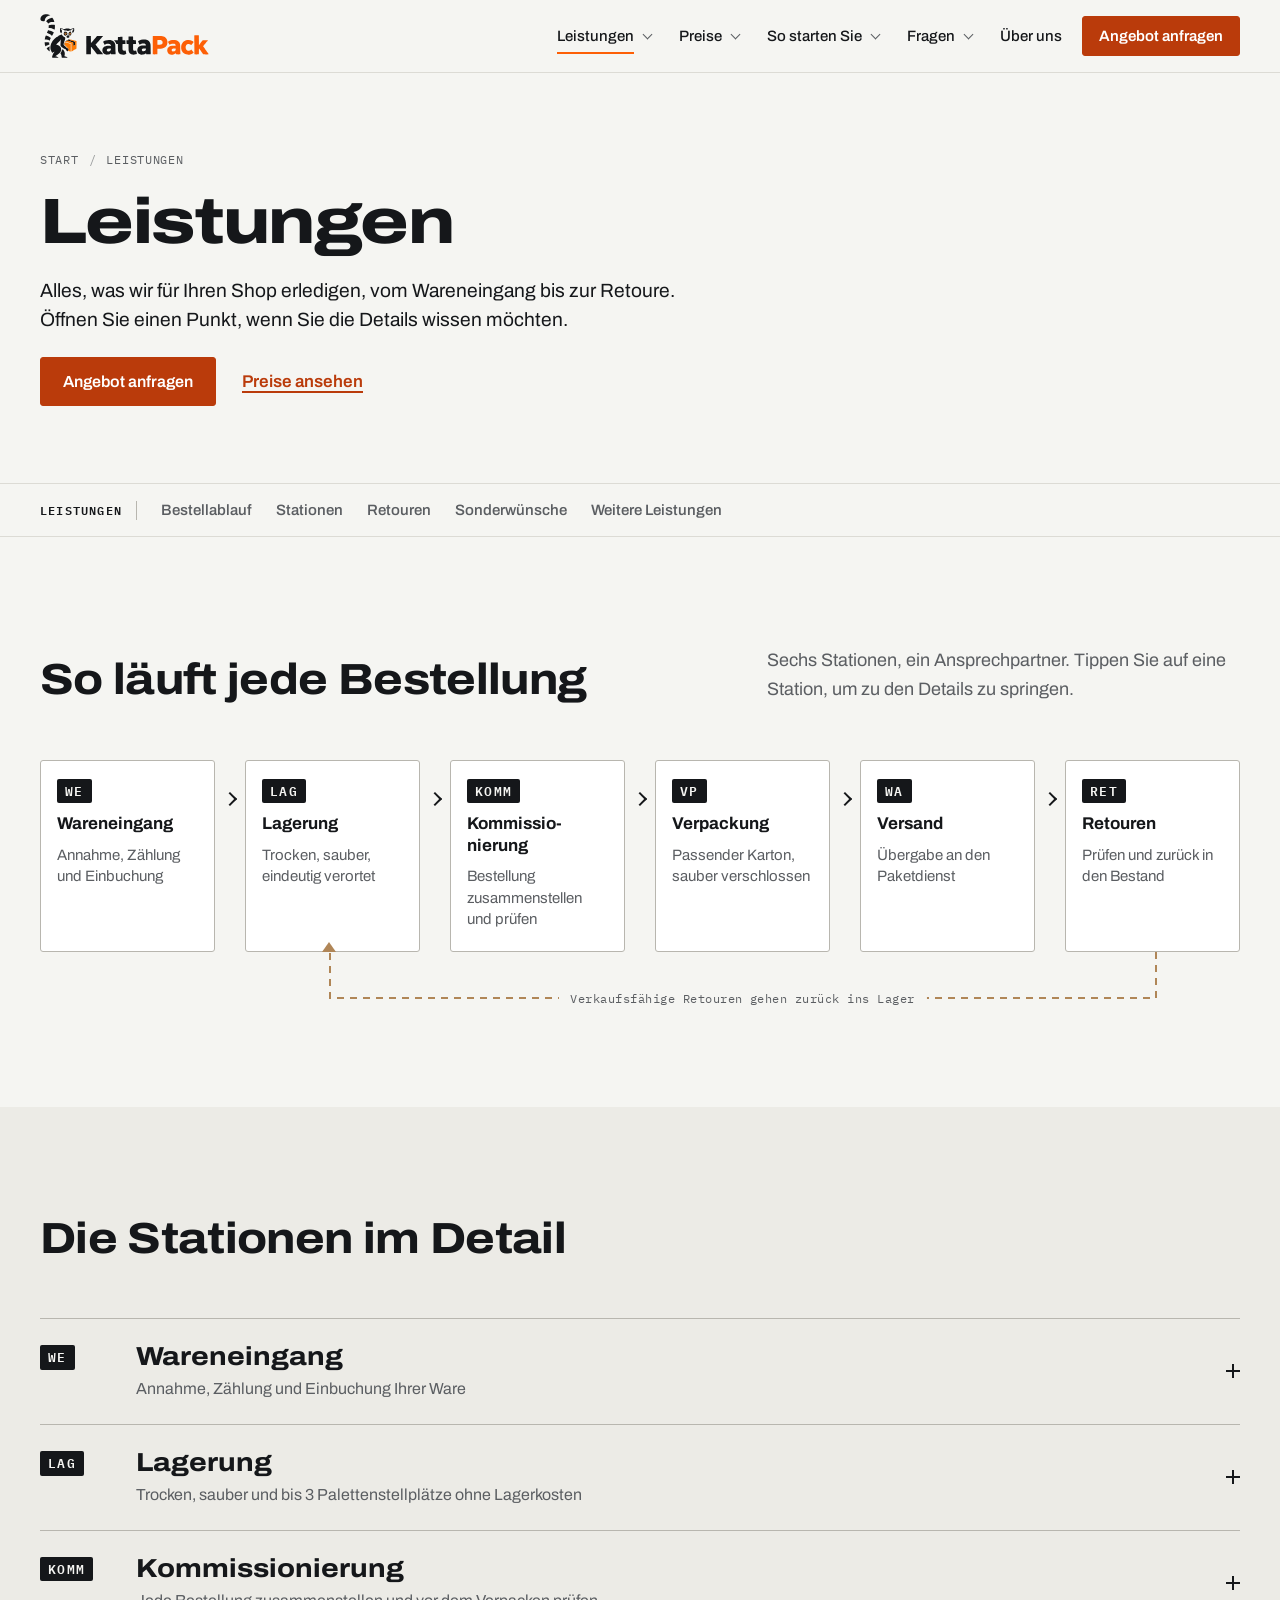
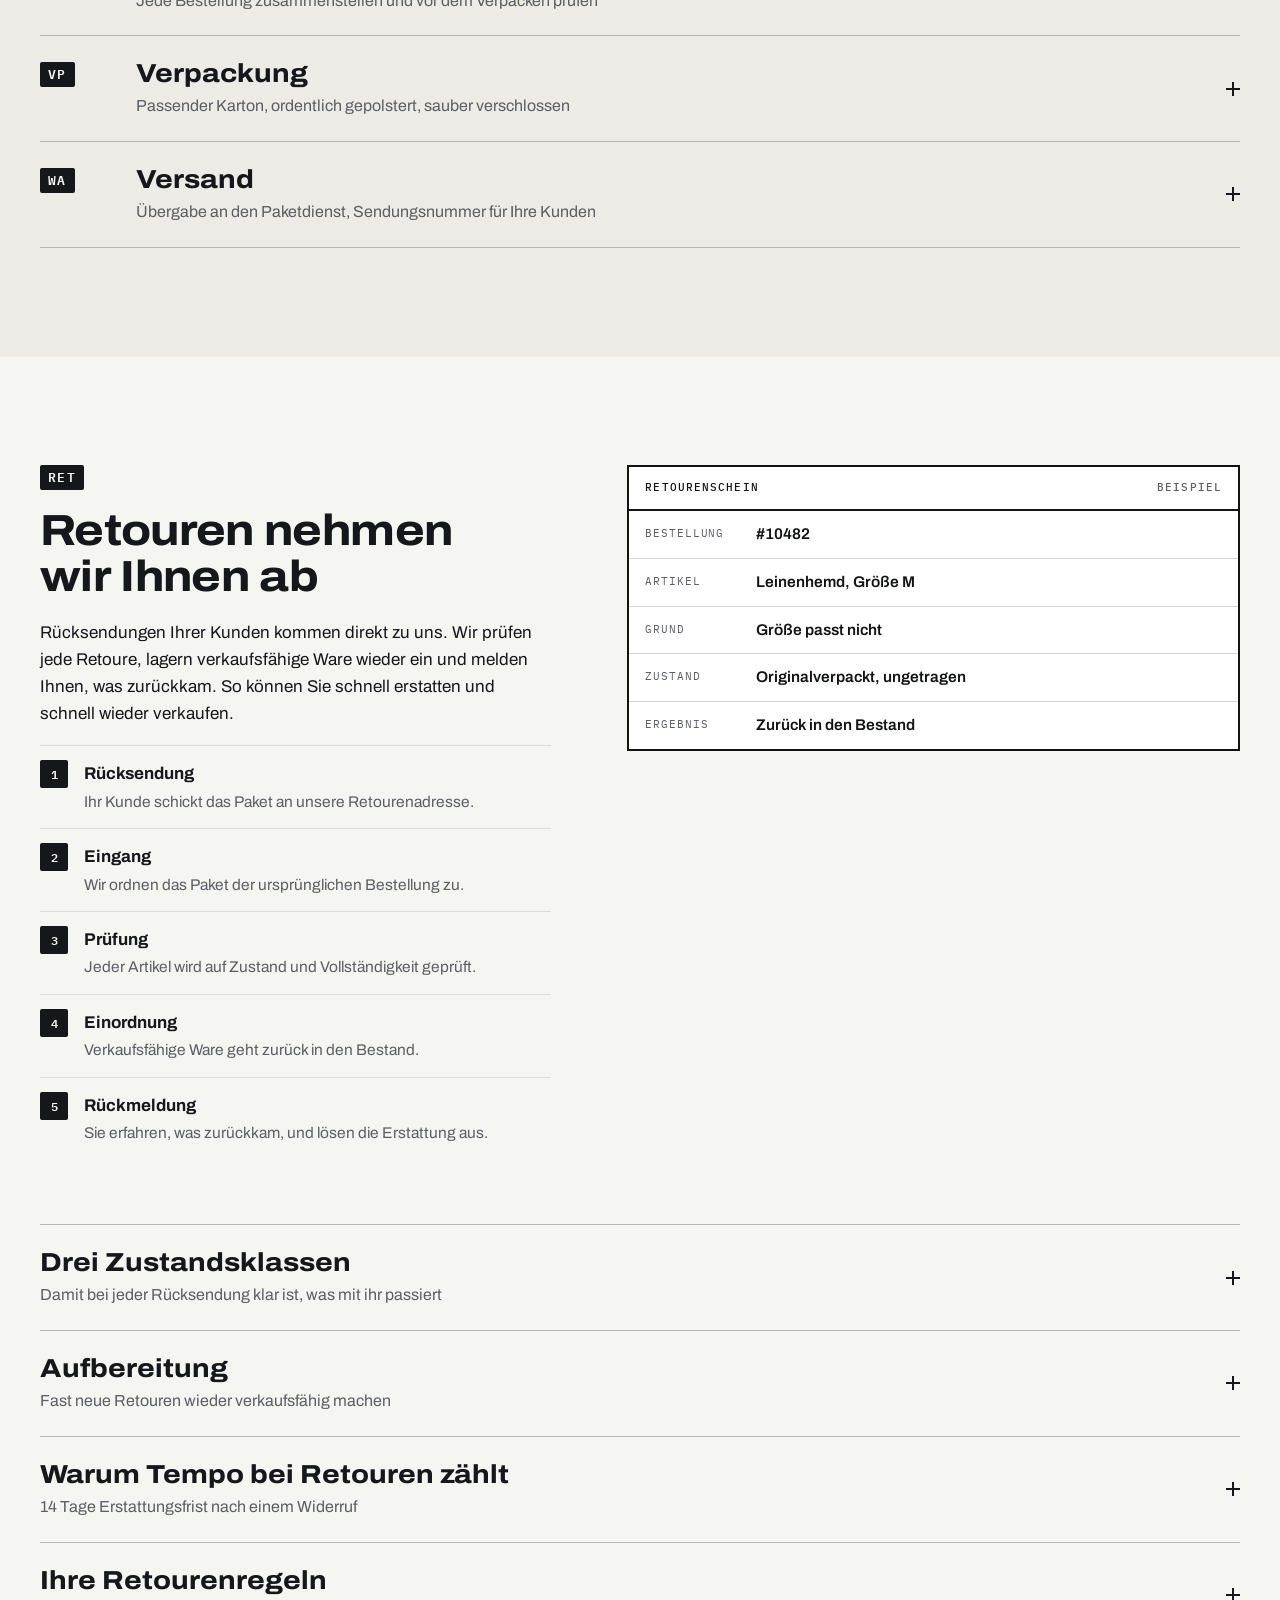
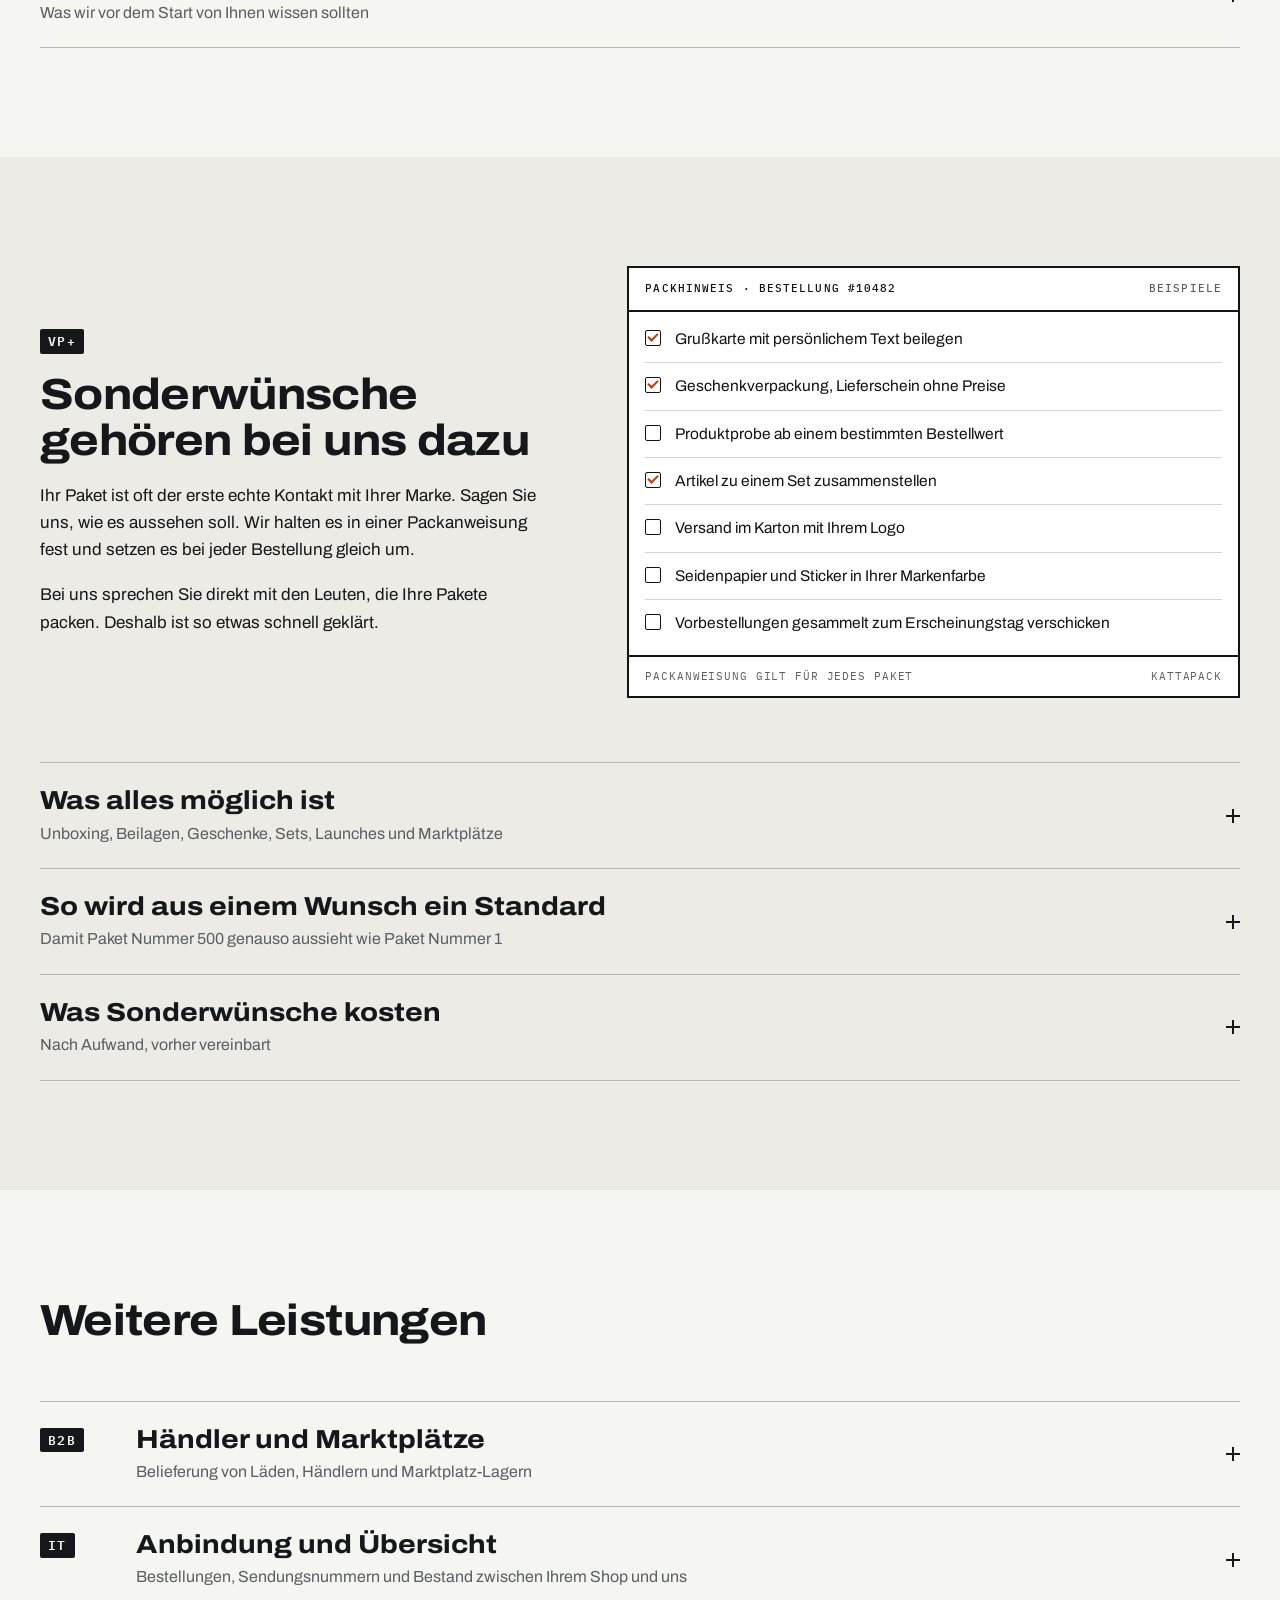
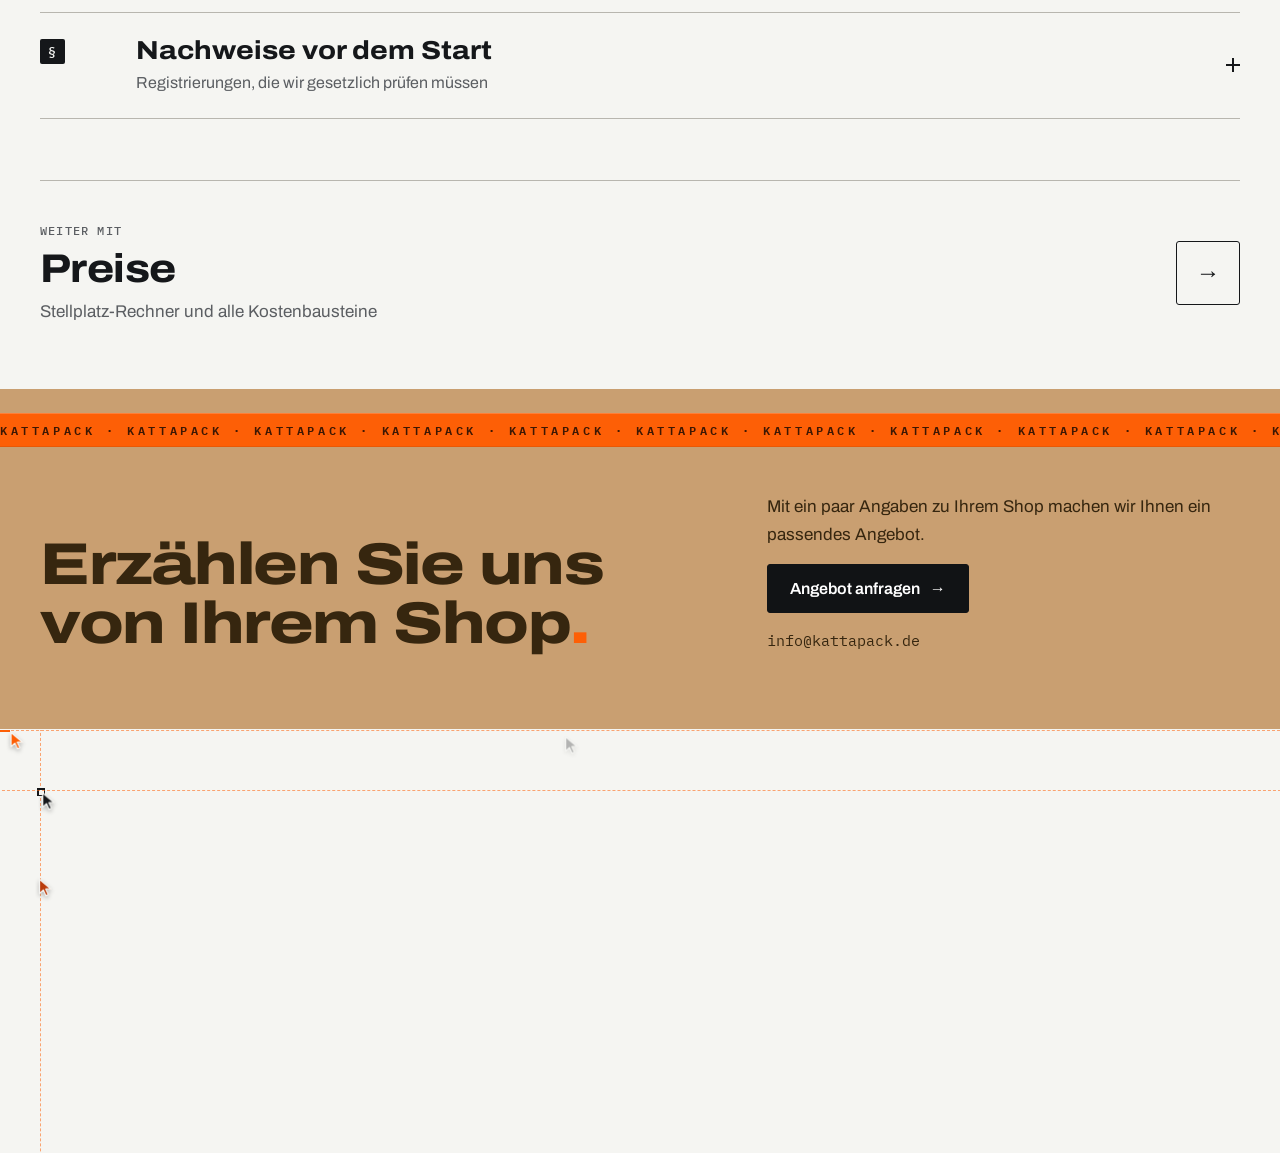
<file: leistungen.html>
<!doctype html>
<html lang="de">
<head>
<meta charset="utf-8">
<meta name="viewport" content="width=device-width, initial-scale=1, viewport-fit=cover">
<title>Leistungen · KattaPack</title>
<meta name="description" content="Wareneingang, Lagerung, Kommissionierung, Verpackung, Versand, Retouren, Sonderwünsche und B2B: alle Fulfillment-Leistungen von KattaPack.">
<meta property="og:type" content="website">
<meta property="og:locale" content="de_DE">
<meta property="og:site_name" content="KattaPack">
<meta property="og:title" content="Leistungen · KattaPack">
<meta property="og:description" content="Wareneingang, Lagerung, Kommissionierung, Verpackung, Versand, Retouren, Sonderwünsche und B2B: alle Fulfillment-Leistungen von KattaPack.">
<meta name="theme-color" content="#F5F5F2" media="(prefers-color-scheme: light)">
<meta name="theme-color" content="#111213" media="(prefers-color-scheme: dark)">
<link rel="icon" href="favicon.ico" sizes="32x32">
<link rel="icon" href="favicon.svg" type="image/svg+xml">
<link rel="apple-touch-icon" href="apple-touch-icon.png">
<link rel="stylesheet" href="fonts/fonts.css">
<link rel="stylesheet" href="site.css?v=5508dc8877">
</head>
<body>
<div class="site page-leistungen has-pagebar"><svg class="sprite" aria-hidden="true" focusable="false"><symbol id="kp-mark" viewBox="301.7 91.7 550.0 661.0"><path fill="currentColor" fill-rule="evenodd" d="M490.5,750.3C490.1,750.2 489.5,750.0 489.0,750.0C488.2,750.0 485.4,748.4 483.9,747.0C482.5,745.7 481.5,743.7 480.8,740.9C480.0,737.2 480.4,734.3 482.6,726.4C487.3,710.1 495.1,691.4 502.7,678.5C503.9,676.5 505.5,673.9 506.2,672.7C507.3,670.7 509.1,668.0 513.8,661.2C516.3,657.5 515.9,657.4 510.8,660.1C505.3,663.0 491.5,670.7 489.4,672.0C487.9,672.9 487.6,673.0 486.9,672.6C485.6,671.9 476.0,662.2 475.3,660.8C474.9,660.1 473.9,658.4 473.0,657.1C468.1,649.9 463.4,640.3 460.9,632.5C459.9,629.2 457.4,618.9 456.8,616.0C455.2,606.2 454.5,589.4 455.5,580.3C456.6,569.3 459.3,557.6 463.4,545.3C465.1,540.2 469.0,530.6 471.2,526.2C480.2,508.3 493.8,489.0 507.0,475.5C509.5,472.9 512.4,469.9 513.5,468.7C518.9,462.9 534.2,449.8 544.2,442.4C547.7,439.8 550.9,437.4 551.3,437.1C553.8,435.2 566.0,427.3 571.3,424.1C580.3,418.7 585.4,416.0 594.1,412.0C607.0,406.0 626.5,398.8 627.5,399.7C627.7,399.9 628.9,401.8 630.0,404.0C634.0,412.0 636.8,415.7 643.0,421.8C650.6,429.2 660.8,435.8 670.5,439.5C672.2,440.2 673.9,441.0 674.2,441.4C675.1,442.4 676.8,447.9 677.5,452.1C678.0,454.8 678.0,456.7 677.9,461.6C677.7,468.2 677.1,471.7 675.2,476.5C673.3,481.2 667.1,498.6 661.0,516.2C659.5,520.6 657.4,527.0 656.8,529.3C653.7,541.3 652.3,547.9 652.3,550.5C652.3,551.7 652.6,552.1 660.9,560.5C665.7,565.3 674.5,574.3 680.7,580.7C700.4,601.1 703.0,603.7 703.8,603.8C704.2,603.9 706.1,604.2 707.9,604.5C709.8,604.8 712.3,605.4 713.4,605.7C714.6,606.0 715.5,606.3 715.6,606.3C715.6,606.3 715.5,605.9 715.2,605.3C714.9,604.8 714.7,604.3 714.8,604.3C714.8,604.3 715.7,604.6 716.7,605.0C721.5,606.6 723.0,607.4 726.5,610.2C731.1,613.8 733.7,616.5 735.7,619.5C737.0,621.6 737.2,622.0 737.3,624.1C737.4,626.2 737.3,626.7 736.6,627.7C735.6,629.2 733.9,630.0 731.7,630.0C729.2,630.0 727.1,629.4 723.4,627.6C719.9,625.8 720.0,625.7 721.0,630.3C721.5,632.9 722.0,634.0 724.5,638.4C726.1,641.2 727.6,643.7 727.9,644.0C728.1,644.3 728.3,645.1 728.3,645.8C728.3,646.9 728.2,647.1 727.7,646.9C727.3,646.8 726.8,647.0 726.5,647.4C725.7,648.3 721.1,649.9 718.1,650.4C715.9,650.7 714.8,650.7 711.5,650.2C703.2,649.1 698.3,646.7 694.4,641.8C691.3,638.0 689.5,633.7 687.8,626.6C687.5,625.4 687.0,624.0 686.7,623.7C686.4,623.3 681.6,620.7 676.0,617.8C667.0,613.2 659.9,609.4 651.5,604.7C650.0,603.9 647.0,602.2 644.7,601.0C637.6,597.2 629.8,592.3 623.1,587.3C615.8,581.9 610.5,575.5 608.3,569.6C607.0,566.0 606.6,560.3 606.8,546.7C607.0,535.8 607.2,531.6 608.2,519.8C608.5,516.4 608.9,510.7 609.2,507.2C609.4,503.7 609.9,498.7 610.2,496.2C610.4,493.6 610.8,489.8 611.0,487.8C611.2,485.7 611.5,483.0 611.7,481.8C612.2,478.2 612.2,474.9 611.8,474.8C611.6,474.7 610.8,475.5 610.1,476.6C608.9,478.5 603.6,486.1 601.2,489.3C598.7,492.7 590.8,502.5 587.8,505.8C575.3,520.1 562.3,532.6 545.9,546.3C543.2,548.5 541.0,550.5 541.0,550.6C541.0,551.2 542.0,551.6 545.0,552.2C549.9,553.1 555.3,554.5 561.3,556.5C577.0,561.8 594.4,573.8 602.5,584.7C607.3,591.2 608.2,592.7 610.0,596.5C613.3,603.4 614.8,608.5 616.3,618.6C617.2,624.8 616.5,633.7 614.3,641.9C612.7,647.9 609.3,656.7 607.5,659.3C607.1,660.0 606.1,661.6 605.4,662.8C604.7,664.1 603.3,666.3 602.3,667.6C601.3,669.0 600.3,670.4 600.0,670.8C598.5,673.0 593.6,678.3 588.7,682.8C580.8,690.1 571.1,697.4 555.8,707.7C553.3,709.5 550.2,711.6 549.0,712.4C547.8,713.2 545.9,714.4 544.8,715.1C543.7,715.7 541.1,717.5 538.9,719.1C536.8,720.6 533.7,722.8 532.0,724.0C530.0,725.4 529.0,726.3 529.1,726.6C529.1,727.0 530.4,727.4 534.4,728.2C547.1,730.8 554.9,733.1 561.5,736.4C568.8,739.9 572.4,742.8 574.5,746.8C576.7,750.9 581.4,750.5 532.9,750.5C509.9,750.5 490.8,750.4 490.5,750.3ZM633.6,750.3C629.9,749.9 627.3,748.1 625.6,744.9C624.3,742.2 623.7,739.2 623.7,735.0C623.7,730.2 623.0,725.6 621.0,715.2C620.9,714.4 620.4,712.6 620.0,711.2C617.1,700.6 613.1,692.4 607.7,686.0C605.9,683.9 605.0,682.6 605.0,682.3C605.0,682.1 606.2,680.5 607.8,678.6C613.8,671.2 619.3,661.9 621.6,655.2C623.2,650.5 624.8,643.9 625.3,639.8C625.8,635.8 626.1,635.3 628.5,633.1C629.6,632.0 632.2,629.4 634.2,627.2C639.1,621.8 639.6,621.3 640.0,621.3C641.1,621.3 647.4,628.4 653.1,636.1C659.9,645.2 665.6,656.0 668.4,665.5C671.6,676.0 672.4,688.8 670.7,701.6C669.6,709.7 668.5,714.5 666.0,723.1C665.2,725.8 665.1,726.5 665.4,726.9C665.6,727.1 667.8,727.6 670.2,728.0C678.0,729.3 686.1,731.2 690.8,732.9C692.1,733.3 693.6,733.8 694.2,734.0C696.6,734.8 704.1,738.8 706.6,740.6C709.9,743.1 711.4,744.8 712.8,747.6C713.6,749.3 713.7,749.7 713.4,750.1C713.0,750.6 708.9,750.6 674.4,750.6C653.2,750.5 634.8,750.4 633.6,750.3ZM441.7,650.2C434.9,646.8 428.2,642.7 424.0,639.4C418.6,635.0 410.7,626.9 407.3,622.3C406.7,621.4 405.2,619.5 404.1,618.0C401.2,614.3 398.0,609.3 398.2,609.0C398.3,608.8 398.9,608.4 399.5,608.2C400.1,607.9 401.7,606.8 403.1,605.8C415.5,596.0 414.5,596.7 420.4,592.8C424.5,590.1 429.5,587.3 438.0,582.9C440.3,581.7 440.9,581.3 441.1,580.5C441.7,578.5 442.3,577.3 443.2,576.8C444.0,576.3 444.1,576.3 444.7,576.8C445.8,577.9 445.8,579.2 444.5,585.0C443.9,588.0 443.3,591.6 443.2,593.0C443.0,594.4 442.7,596.6 442.5,598.0C441.7,602.5 441.2,608.7 441.5,612.2C441.6,614.0 441.8,617.6 442.0,620.2C442.3,626.1 443.3,633.6 444.5,639.2C445.4,643.1 447.0,649.8 447.4,650.9C447.7,652.1 447.6,652.7 446.9,652.7C446.7,652.7 444.3,651.6 441.7,650.2ZM382.1,579.4C381.3,577.6 378.3,570.2 376.0,564.5C375.1,562.3 374.3,560.1 374.2,559.5C374.0,558.9 373.7,557.8 373.5,557.0C372.9,554.9 371.7,548.8 371.0,544.5C370.2,539.1 369.6,532.0 369.4,524.3L369.2,516.1L370.2,515.0L371.3,513.8L373.2,514.6C375.0,515.4 375.0,515.4 381.0,515.0C388.6,514.4 405.3,514.7 410.5,515.5C412.5,515.8 415.8,516.3 417.8,516.5C419.8,516.8 424.1,517.7 427.3,518.4C431.9,519.4 433.4,519.6 435.1,519.4C437.8,519.2 438.1,519.5 437.9,522.2C436.8,535.4 436.9,537.8 438.3,548.1C439.2,554.0 439.2,555.1 438.3,555.9C437.6,556.5 437.6,556.5 436.3,555.7C435.2,555.1 434.6,555.0 433.4,555.2C431.3,555.4 424.6,556.9 422.3,557.6C410.2,561.0 394.6,568.5 387.6,574.3C383.8,577.4 383.3,578.1 383.4,579.5C383.6,581.3 382.9,581.3 382.1,579.4ZM798.0,571.4C797.6,571.0 797.5,566.6 797.3,547.2C797.2,534.2 797.1,523.5 797.1,523.5C795.0,522.6 794.0,522.2 791.7,521.3C790.1,520.7 787.4,519.8 785.7,519.1C783.9,518.5 781.7,517.7 780.7,517.3C779.7,517.0 777.3,516.1 775.5,515.3C773.7,514.6 771.4,513.7 770.5,513.3C769.6,513.0 767.9,512.3 766.7,511.8C765.5,511.3 761.8,509.9 758.5,508.7C755.2,507.4 751.3,505.9 749.8,505.3C748.4,504.8 745.5,503.7 743.5,503.0C741.6,502.3 738.0,500.9 735.5,499.8C733.1,498.8 730.3,497.7 729.3,497.4C728.3,497.0 726.2,496.2 724.7,495.7C723.1,495.1 720.5,494.2 719.0,493.6L716.1,492.6L711.8,494.5C707.3,496.5 706.0,497.0 698.2,500.2C695.6,501.2 692.9,502.3 692.2,502.6C690.3,503.5 689.1,504.0 687.0,504.7C684.6,505.4 678.3,507.9 677.9,508.3C677.4,508.6 676.0,508.2 676.0,507.7C676.0,507.5 675.8,507.4 675.6,507.4C675.4,507.5 675.2,507.3 675.1,507.0C675.0,506.7 675.5,506.2 676.3,505.7C677.1,505.2 678.3,504.4 679.1,503.8C684.4,500.0 700.1,490.8 708.7,486.6C729.5,476.4 730.4,475.9 731.4,476.1C731.9,476.2 732.3,476.2 732.3,476.0C732.3,475.9 732.7,475.6 733.1,475.4C733.7,475.2 734.2,475.3 735.3,475.7C736.9,476.4 737.9,476.8 743.8,478.9C745.9,479.6 748.5,480.6 749.7,481.1C753.2,482.5 755.5,483.3 761.0,485.2C763.8,486.2 767.0,487.3 768.0,487.7C769.0,488.1 770.4,488.6 771.2,488.8C771.9,489.1 774.2,489.9 776.3,490.7C780.4,492.2 784.4,493.5 788.2,494.8C789.4,495.2 792.2,496.3 794.3,497.1C796.4,497.9 801.2,499.6 804.8,500.8C808.5,502.1 812.2,503.4 813.0,503.7C813.8,504.1 815.0,504.5 815.6,504.7C818.3,505.3 825.5,508.3 826.1,509.0C826.7,509.7 826.7,511.1 826.6,534.3C826.5,555.5 826.4,559.0 826.0,559.6C825.7,560.1 821.1,562.5 813.5,566.2C803.2,571.2 801.4,572.0 800.0,572.0C798.9,572.0 798.3,571.8 798.0,571.4ZM668.0,556.3C667.7,556.1 666.9,555.2 666.3,554.3C665.7,553.3 664.5,551.6 663.6,550.5C662.5,549.2 662.0,548.3 662.1,547.9C662.2,547.5 662.4,546.5 662.6,545.7C662.8,544.8 663.4,542.1 664.0,539.7C666.7,527.8 667.2,526.0 667.8,524.4C668.1,523.8 668.2,523.1 668.1,522.8C668.0,522.4 668.2,522.3 669.1,522.3L670.2,522.3L670.4,532.6C670.8,550.3 670.8,556.7 670.2,556.7C669.9,556.7 669.6,556.5 669.5,556.3C669.3,556.1 669.1,556.1 668.9,556.3C668.6,556.5 668.3,556.5 668.0,556.3ZM441.7,493.6C441.5,493.4 441.3,492.8 441.3,492.3C441.3,490.7 441.0,490.4 438.2,488.9C434.0,486.6 419.8,481.0 415.5,480.0C415.0,479.9 413.1,479.4 411.3,478.9C401.2,476.3 390.3,474.9 380.3,474.8C375.0,474.8 374.7,474.9 373.8,475.6C372.1,476.9 371.4,477.2 370.8,476.7C370.5,476.4 370.4,475.9 370.5,475.5C370.6,475.1 370.8,473.0 371.0,470.7C371.7,462.3 373.4,452.6 375.2,446.7C375.6,445.3 376.2,443.2 376.5,442.0C377.0,440.0 379.6,432.0 380.8,428.8C381.9,425.7 386.7,414.8 387.2,414.3C388.2,413.2 389.0,413.2 389.9,414.1C390.9,415.0 392.7,415.7 402.8,419.0C420.8,424.9 439.2,434.4 456.6,446.9C458.9,448.5 459.1,448.6 460.6,448.4C463.3,448.1 463.3,448.6 461.0,453.2C455.2,464.9 447.3,483.1 445.2,489.7C444.0,493.3 442.8,494.7 441.7,493.6ZM713.5,448.8C710.8,448.4 709.7,448.1 707.0,446.8C701.0,443.8 694.7,436.3 694.7,432.3C694.7,431.1 694.9,430.7 696.4,429.1C698.0,427.4 704.0,422.7 706.9,420.7C708.7,419.5 710.2,417.3 713.5,410.5C716.9,403.4 717.0,403.3 720.3,403.3C722.1,403.3 722.5,403.4 723.6,404.5C724.9,405.7 725.5,406.7 728.8,413.7C730.9,418.1 730.9,418.2 734.9,422.2C737.1,424.4 739.5,427.0 740.2,428.1C741.4,429.9 741.4,430.1 741.3,432.3C741.0,436.5 738.0,441.1 733.3,444.6C730.2,447.0 727.3,448.2 723.3,448.8C719.6,449.4 718.0,449.4 713.5,448.8ZM477.7,418.8C477.0,418.5 476.3,418.1 476.0,418.0C475.4,417.7 474.8,416.5 474.5,415.3C474.4,414.5 471.1,411.7 463.1,405.7C457.6,401.5 456.0,400.4 450.4,397.0C438.6,389.9 427.5,384.7 416.1,380.8C411.9,379.3 409.3,378.8 405.3,378.5C404.5,378.5 403.7,378.4 403.4,378.4C402.6,378.3 402.7,377.0 403.5,375.1C405.3,371.2 408.3,364.0 408.3,363.7C408.3,363.6 409.4,361.0 410.6,358.0C411.9,355.0 414.3,348.9 416.0,344.4C419.0,336.4 419.6,334.9 420.5,334.5C420.8,334.4 422.3,335.0 424.0,335.8C425.6,336.7 427.3,337.3 427.7,337.3C428.1,337.3 429.0,337.5 429.6,337.6C430.3,337.8 432.0,338.2 433.5,338.5C444.4,340.7 457.9,344.7 467.6,348.5C470.2,349.5 472.4,350.3 472.5,350.3C472.6,350.3 475.6,351.7 479.2,353.3C485.4,356.1 495.3,361.3 499.7,363.9C501.7,365.1 502.7,365.2 504.0,364.5C504.8,364.0 505.7,364.3 505.7,365.1C505.7,365.8 499.0,383.0 496.7,388.3C494.1,394.4 489.6,403.1 486.5,408.2C484.7,411.1 482.5,414.7 481.6,416.2C480.3,418.4 479.4,419.5 478.9,419.3C478.9,419.3 478.3,419.1 477.7,418.8ZM674.4,418.2C668.0,413.5 662.6,408.2 660.2,404.1C658.3,400.8 655.9,394.2 655.3,390.4C654.3,383.8 656.6,374.3 660.7,367.7C664.6,361.5 671.8,354.0 673.8,354.0C675.4,354.0 684.9,357.4 689.5,359.7C697.2,363.3 700.8,366.0 704.5,370.5C707.2,373.8 709.1,377.6 710.0,381.5C710.6,384.1 710.7,385.2 710.6,389.2C710.4,394.0 709.9,395.9 708.0,399.6C707.0,401.5 704.1,404.6 701.2,406.8C698.3,408.9 677.8,419.3 676.5,419.3C676.1,419.3 675.2,418.8 674.4,418.2ZM747.8,416.7C738.6,410.3 732.0,404.7 730.3,402.0C728.0,398.1 726.8,392.5 727.1,386.4C727.3,381.9 727.9,379.6 729.7,375.7C733.6,367.3 741.2,361.2 754.3,355.8C755.8,355.2 757.2,354.7 757.5,354.7C758.3,354.7 759.5,356.0 761.8,359.4C766.3,366.0 769.3,373.2 770.3,379.3C770.8,382.4 770.8,388.9 770.3,391.5C769.3,396.9 766.8,402.9 763.4,407.9C760.8,411.9 753.2,419.0 751.7,419.0C751.4,419.0 749.6,418.0 747.8,416.7ZM684.9,398.9C690.4,397.7 695.1,391.7 694.5,386.5C694.1,383.0 690.9,378.4 687.7,376.8C684.2,375.1 681.4,374.9 678.4,376.3C674.6,378.1 671.9,381.1 670.8,385.0C670.4,386.5 670.3,387.2 670.6,388.8C671.3,392.3 673.9,395.9 677.3,397.9C677.8,398.1 681.8,399.3 682.5,399.3C682.7,399.3 683.8,399.1 684.9,398.9ZM750.7,399.0C751.2,398.9 751.9,398.6 752.4,398.5C752.9,398.4 754.4,397.3 755.8,395.9C758.7,392.9 759.8,390.5 759.8,387.0C759.8,385.2 759.6,384.5 758.7,382.7C757.4,380.4 755.2,378.0 753.6,377.1C751.4,376.0 749.4,375.6 748.1,376.0C744.1,377.3 741.2,379.9 739.2,384.1C737.0,388.4 737.6,391.2 741.2,395.3C744.1,398.5 748.1,400.1 750.7,399.0ZM745.9,395.0C743.1,394.1 741.7,391.8 741.7,387.7C741.7,384.4 742.1,383.0 743.5,381.7C744.7,380.5 746.3,380.0 748.8,380.0C752.2,380.0 754.3,381.3 755.5,384.1C756.1,385.5 756.2,388.9 755.6,390.8C754.7,394.1 749.9,396.2 745.9,395.0ZM678.3,394.3C677.2,393.7 676.6,393.1 675.9,391.7C675.0,390.0 675.0,389.6 675.1,386.8C675.2,384.1 675.3,383.6 676.1,382.4C677.4,380.4 679.1,379.7 682.4,379.7C684.5,379.7 685.2,379.8 686.7,380.6C689.3,381.9 689.7,382.7 689.9,386.6C690.1,390.7 689.5,392.4 687.3,393.9C686.1,394.7 685.5,394.8 682.9,394.9C680.2,395.0 679.6,395.0 678.3,394.3ZM621.5,382.1C616.1,379.1 609.6,373.2 606.6,368.6C604.9,366.1 602.3,360.4 601.1,356.8C599.2,351.1 598.8,348.1 598.9,338.3C598.9,333.0 599.0,328.6 599.3,327.3C599.5,326.1 599.9,323.8 600.2,322.2C601.1,316.5 604.9,303.8 606.0,302.6C606.5,302.1 607.0,302.0 608.2,302.2C613.0,302.8 625.9,306.5 631.5,308.9C636.9,311.2 645.6,315.4 649.8,317.6C652.4,319.0 654.9,320.3 655.3,320.6C656.6,321.2 657.0,321.1 660.0,319.7C661.6,319.0 663.5,318.2 664.3,317.9C665.2,317.6 667.7,316.7 670.1,315.9C676.6,313.6 683.4,311.9 693.0,310.4C698.3,309.6 717.2,309.6 722.0,310.4C723.7,310.7 726.4,311.1 727.8,311.4C736.5,312.6 744.9,315.3 755.2,319.9L759.3,321.7L765.4,318.5C777.7,312.2 789.7,307.5 800.8,304.7C809.8,302.5 809.6,302.5 810.6,305.9C812.6,312.5 813.1,317.4 813.1,328.0C813.1,336.0 813.0,337.7 812.4,341.3C811.1,348.6 808.1,356.5 804.5,362.0C801.2,367.2 793.3,375.1 788.6,378.1C786.8,379.2 786.7,378.8 786.7,373.7C786.7,366.5 785.7,360.9 783.4,353.8C782.6,351.6 782.0,349.5 782.0,349.1C782.0,348.8 782.6,347.6 783.4,346.6C784.2,345.6 785.7,343.6 786.9,342.1C790.5,337.4 794.3,331.0 798.4,322.8C802.5,314.7 802.7,313.8 801.1,313.9C796.5,314.2 770.1,325.9 766.7,329.1C766.1,329.7 763.7,332.4 761.5,335.2L757.4,340.1L749.9,340.0C743.9,340.0 741.8,340.1 739.4,340.5C734.6,341.4 728.7,343.6 723.0,346.5C721.0,347.5 719.0,348.3 718.5,348.3C718.1,348.3 716.8,347.9 715.7,347.3C711.6,345.3 702.0,341.8 696.8,340.5C692.0,339.3 682.8,339.1 673.0,339.9L670.5,340.1L668.3,338.6C665.3,336.7 661.1,334.3 654.8,330.9C651.9,329.4 647.9,327.1 645.8,326.0C634.6,319.7 613.9,311.5 613.0,313.0C612.7,313.4 615.7,320.4 619.1,327.2C621.3,331.7 626.8,340.6 630.1,345.1C631.1,346.6 632.0,348.0 632.0,348.2C632.0,348.4 631.1,350.4 630.0,352.7C625.8,361.6 624.4,367.3 624.1,376.6C624.0,380.2 623.8,382.4 623.5,382.6C623.3,382.9 622.6,382.6 621.5,382.1ZM515.4,327.9C514.9,327.4 514.9,325.7 515.3,324.5C515.6,323.9 515.6,323.4 515.3,323.0C514.9,322.2 505.1,317.3 499.8,315.2C489.9,311.3 484.8,309.6 479.2,308.0C477.9,307.6 476.4,307.2 475.8,307.0C471.3,305.6 460.8,303.5 453.5,302.5C441.5,300.9 434.1,300.5 431.8,301.5C430.2,302.2 429.2,302.1 428.5,301.3C427.9,300.7 427.9,300.5 428.4,296.6C428.7,294.3 429.2,289.6 429.4,286.0C429.7,280.3 429.7,278.7 429.2,273.2C428.3,263.8 428.3,263.7 429.6,262.8C430.3,262.3 431.3,262.0 432.1,262.0C432.8,262.0 435.8,261.3 438.8,260.5C441.7,259.7 445.2,258.8 446.5,258.6C447.8,258.3 450.2,257.7 451.8,257.4C459.2,255.7 472.5,254.2 483.0,253.7C490.8,253.4 502.0,253.7 510.7,254.5L516.5,255.1L518.2,254.2C520.2,253.2 520.8,253.1 521.3,253.8C521.6,254.1 522.0,257.4 522.4,261.9C523.4,272.2 523.4,294.0 522.6,301.3C521.5,310.1 521.4,310.9 519.3,319.7C517.8,325.8 517.4,326.9 516.4,327.7C515.9,328.2 515.7,328.2 515.4,327.9ZM422.4,238.2C417.9,226.9 414.0,220.1 408.3,214.2C403.6,209.3 396.3,204.1 392.0,202.6C385.8,200.4 385.3,200.2 385.3,199.5C385.3,198.8 386.4,198.9 389.2,199.9C390.6,200.3 392.0,200.6 392.3,200.5C392.7,200.4 393.9,199.0 395.0,197.4C402.6,186.9 412.0,177.5 421.2,171.3C428.0,166.6 434.2,163.3 443.8,159.2C450.7,156.2 461.5,153.0 469.0,151.7C478.1,150.1 478.4,150.0 480.6,148.7C481.7,147.9 482.9,147.3 483.3,147.3C484.0,147.3 486.1,150.2 492.5,159.7C495.8,164.5 502.7,177.4 504.6,182.0C507.7,189.6 509.0,193.2 510.1,196.7C511.8,202.3 512.9,206.5 513.4,209.1C513.8,211.4 513.8,211.4 513.0,212.0C512.0,212.9 510.8,212.8 509.2,211.8L507.9,210.8L496.7,210.8C485.6,210.9 480.6,211.2 474.8,212.2C473.4,212.5 471.0,212.9 469.5,213.1C458.7,215.0 444.4,220.0 434.4,225.5C430.7,227.5 425.4,230.9 424.7,231.8C424.5,232.1 424.2,233.4 424.2,234.9C424.1,237.4 423.7,239.0 423.0,239.0C422.8,239.0 422.5,238.7 422.4,238.2ZM342.2,200.1C334.9,199.6 324.0,196.5 317.0,193.0C313.2,191.1 307.9,184.5 305.7,179.0C301.5,168.5 304.0,152.9 312.3,137.7C319.9,123.6 333.8,110.4 349.0,102.9C358.0,98.4 366.0,95.9 376.3,94.4C382.3,93.5 400.2,93.7 406.4,94.6C416.4,96.1 427.6,99.6 435.3,103.5C443.3,107.6 445.6,108.9 448.7,111.2C452.7,114.2 453.2,114.7 452.7,115.6C451.9,117.1 449.9,117.4 448.1,116.3C447.0,115.6 446.8,115.6 443.7,115.9C438.7,116.5 436.2,117.0 429.4,119.0C418.4,122.1 405.5,128.4 398.7,133.9C394.8,137.1 389.0,143.1 386.3,146.6C380.0,155.1 376.1,163.1 372.8,174.5C371.6,178.8 370.2,187.7 369.8,193.6C369.7,195.8 369.4,197.9 369.2,198.2C368.8,198.8 365.5,199.4 359.7,200.0C356.7,200.3 346.1,200.4 342.2,200.1Z"/><path fill="#FD7C05" fill-rule="evenodd" d="M759.0,656.8C758.5,656.6 757.0,656.2 755.6,656.0C754.3,655.7 752.7,655.3 752.2,655.0C751.1,654.4 746.4,652.8 739.7,650.8C737.4,650.2 734.8,649.3 734.0,649.0C733.2,648.7 731.3,648.0 729.9,647.6C728.1,647.0 727.2,646.5 726.9,646.1C726.7,645.7 725.1,642.9 723.4,640.0C720.6,635.2 720.2,634.3 719.6,631.6C719.3,629.9 719.0,627.6 719.0,626.5C719.0,623.6 719.3,623.5 724.2,626.0C726.4,627.0 729.0,628.1 730.0,628.3C731.7,628.7 732.1,628.7 733.2,628.1C735.0,627.3 736.1,625.5 735.9,624.0C735.6,622.5 733.2,618.9 730.8,616.5C727.7,613.3 721.8,608.7 719.7,608.0C717.3,607.1 715.3,606.0 715.3,605.7C715.3,605.5 714.6,604.5 713.8,603.5C712.9,602.5 711.5,600.9 710.7,600.0C709.9,599.0 707.5,596.3 705.3,594.0C703.2,591.7 699.2,587.4 696.6,584.3C693.9,581.3 689.0,576.1 685.8,572.7C682.6,569.3 678.8,565.1 677.3,563.5C675.8,561.9 674.1,560.2 673.5,559.9C672.9,559.6 672.1,558.8 671.7,558.2C671.3,557.5 670.6,556.8 670.2,556.7L669.3,556.3L669.3,551.8C669.2,532.8 669.0,523.9 668.5,523.4C667.8,522.8 667.9,522.2 668.7,519.9C669.0,518.9 669.3,517.8 669.3,517.5C669.3,517.2 669.6,516.7 670.0,516.3C670.6,515.7 670.9,515.7 672.3,515.9C673.1,516.0 674.7,516.4 675.7,516.7C676.7,517.1 678.9,517.7 680.5,518.2C682.1,518.6 684.6,519.3 686.0,519.7C687.4,520.1 690.0,520.7 691.8,521.2C693.7,521.7 695.5,522.2 696.0,522.3C697.0,522.7 701.4,524.0 705.5,525.1C707.1,525.6 709.4,526.3 710.5,526.7C711.6,527.1 713.6,527.6 715.0,527.9C716.4,528.2 718.2,528.6 719.0,528.9C719.8,529.2 722.5,530.0 725.0,530.7C727.5,531.4 730.8,532.4 732.3,532.9C733.9,533.3 735.5,533.9 736.0,534.0C736.5,534.1 738.3,534.7 740.2,535.2C742.0,535.6 744.9,536.5 746.6,537.0C748.3,537.6 750.0,538.0 750.4,538.0C750.7,538.0 751.4,538.2 751.9,538.4C752.4,538.7 754.0,539.2 755.5,539.5C758.9,540.2 760.8,540.9 761.3,541.5C761.9,542.2 761.9,656.2 761.3,656.9C760.8,657.5 760.1,657.4 759.0,656.8ZM770.6,655.4C770.4,655.3 770.3,628.9 770.3,596.7C770.3,564.5 770.2,537.7 770.0,537.2C769.9,536.6 769.4,536.0 768.8,535.6C767.8,535.0 761.8,533.1 758.2,532.2C756.3,531.7 751.4,530.3 748.5,529.3C747.4,528.9 745.5,528.4 744.3,528.2C743.1,528.0 740.5,527.2 738.5,526.6C736.5,526.0 733.4,525.0 731.7,524.5C724.0,522.3 721.4,521.5 719.7,520.9C718.8,520.5 717.1,520.0 716.1,519.8C713.6,519.2 707.4,517.5 706.3,517.1C705.9,516.9 704.9,516.6 704.2,516.4C703.4,516.2 701.6,515.7 700.0,515.2C698.4,514.8 696.3,514.2 695.2,514.0C694.1,513.8 692.7,513.4 692.1,513.1C691.4,512.8 689.6,512.3 688.2,512.0C684.4,511.1 676.9,508.6 676.2,507.9C676.0,507.8 676.0,507.5 676.3,507.2C676.8,506.7 682.4,504.4 685.7,503.3C687.8,502.6 689.0,502.2 690.8,501.3C691.6,501.0 694.3,499.8 696.8,498.8C704.6,495.7 706.0,495.1 710.3,493.2C712.6,492.2 715.0,491.3 715.5,491.2C716.5,491.0 718.7,491.6 726.0,494.3C727.6,494.9 729.7,495.7 730.7,496.0C731.7,496.4 734.5,497.5 736.9,498.5C739.3,499.5 742.9,500.9 744.9,501.6C746.9,502.4 749.7,503.4 751.2,504.0C752.6,504.6 756.5,506.1 759.8,507.3C763.1,508.6 766.8,510.0 768.0,510.5C769.2,511.0 770.9,511.7 771.8,512.0C772.8,512.3 775.0,513.2 776.8,514.0C778.7,514.7 781.0,515.6 782.0,516.0C783.0,516.3 785.3,517.1 787.0,517.8C788.7,518.4 791.6,519.5 793.4,520.1C797.0,521.4 798.0,521.9 798.4,522.5C798.5,522.7 798.7,533.1 798.7,545.7C798.7,558.2 798.8,568.9 799.0,569.3C799.1,569.7 799.4,570.2 799.7,570.4C800.3,570.8 823.9,559.4 824.7,558.3C825.1,557.6 825.2,554.3 825.3,534.3C825.4,512.3 825.3,511.1 824.8,510.4C824.2,509.7 817.0,506.7 814.3,506.0C813.6,505.8 812.4,505.4 811.6,505.1C810.8,504.7 807.2,503.4 803.5,502.2C799.8,500.9 795.1,499.2 793.0,498.4C790.9,497.6 788.1,496.6 786.8,496.1C783.1,494.9 779.1,493.5 775.0,492.0C772.9,491.2 770.6,490.4 769.8,490.2C769.1,489.9 767.7,489.4 766.7,489.0C765.7,488.6 762.5,487.5 759.7,486.5C754.2,484.6 751.9,483.8 748.3,482.4C747.1,482.0 744.5,481.0 742.5,480.3C736.6,478.1 735.6,477.8 733.9,477.0C733.0,476.7 732.3,476.2 732.3,476.1C732.3,475.7 734.5,474.7 738.2,473.5C740.8,472.6 741.0,472.5 742.9,473.0C744.0,473.2 746.2,473.7 747.8,474.0C749.5,474.4 751.6,474.9 752.5,475.2C753.4,475.4 757.0,476.3 760.5,477.2C764.0,478.0 767.4,478.9 768.0,479.2C768.6,479.4 770.4,479.8 771.8,480.0C774.4,480.3 782.3,482.2 784.5,483.0C785.5,483.3 796.6,485.8 798.5,486.1C799.1,486.2 799.9,486.4 800.5,486.6C801.1,486.8 802.7,487.2 804.2,487.5C805.6,487.8 808.4,488.5 810.3,489.0C812.3,489.5 814.6,490.0 815.5,490.2C816.4,490.3 817.9,490.6 818.8,490.8C819.8,491.1 821.9,491.6 823.7,492.0C825.4,492.3 827.3,492.8 827.8,493.0C828.4,493.2 830.3,493.7 832.1,494.0C833.9,494.4 835.7,494.8 836.0,495.0C836.4,495.2 838.1,495.6 839.9,495.8C843.5,496.4 848.4,497.8 849.0,498.5C849.3,498.8 849.4,515.3 849.3,554.6C849.3,607.8 849.3,610.2 848.7,611.0C848.4,611.5 846.9,612.5 845.3,613.4C842.7,614.8 838.8,617.0 833.1,620.3C831.8,621.0 830.6,621.7 830.4,621.7C830.3,621.7 829.6,622.1 829.0,622.5C828.3,623.0 827.1,623.7 826.2,624.2C825.2,624.6 823.5,625.6 822.3,626.4C821.1,627.1 818.1,628.9 815.5,630.3C812.9,631.7 809.9,633.4 808.8,634.1C804.1,636.8 802.0,638.0 801.7,638.0C801.5,638.0 800.8,638.4 800.2,639.0C799.6,639.6 798.8,640.0 798.5,640.0C798.1,640.0 797.4,640.3 797.0,640.6C796.5,640.9 795.5,641.6 794.8,642.1C794.0,642.6 790.5,644.6 787.0,646.6C777.5,651.9 776.2,652.7 775.7,653.2C775.2,653.5 771.2,655.7 770.9,655.7C770.8,655.7 770.7,655.6 770.6,655.4ZM746.1,400.5C742.6,399.6 739.3,396.8 737.4,393.2C736.7,391.7 736.5,391.1 736.5,388.5C736.5,385.6 736.6,385.3 737.8,382.8C743.0,372.2 754.6,371.4 760.0,381.4C761.1,383.4 761.2,383.6 761.2,387.0C761.2,392.0 760.4,393.9 757.1,397.2C755.7,398.6 754.3,399.7 753.8,399.8C753.2,400.0 752.5,400.2 752.1,400.4C750.7,400.9 747.9,401.0 746.1,400.5ZM678.7,400.0C676.2,399.4 676.1,399.4 673.9,397.7C672.1,396.3 669.9,392.9 669.4,390.7C668.5,387.0 669.2,383.1 671.1,380.0C672.6,377.8 674.4,376.3 677.1,375.0C678.9,374.1 679.5,374.0 682.0,374.0C687.8,374.0 691.8,376.3 694.6,381.3C695.6,383.1 695.7,383.7 695.9,386.6C696.1,390.5 695.5,392.7 693.3,395.5C689.9,399.9 684.6,401.6 678.7,400.0ZM750.9,393.3C752.9,392.6 754.7,389.8 754.7,387.4C754.7,385.2 752.4,382.2 750.3,381.7C745.3,380.3 741.5,385.4 743.6,390.4C744.9,393.3 747.8,394.5 750.9,393.3ZM686.0,392.5C688.0,391.2 688.8,389.2 688.5,386.5C688.4,385.4 688.1,384.1 687.7,383.7C686.9,382.5 683.8,381.0 682.4,381.0C679.2,381.0 676.7,383.5 676.4,386.8C676.2,389.3 677.6,391.8 679.7,392.9C681.7,394.0 684.0,393.8 686.0,392.5Z"/></symbol><symbol id="kp-word" viewBox="165.7 772.7 858.3 139.3"><path fill="currentColor" fill-rule="evenodd" d="M309.3,909.8C308.9,909.7 307.4,909.5 306.2,909.3C295.1,907.6 286.5,901.6 282.4,892.8C279.6,886.6 279.0,877.6 281.0,870.7C282.4,865.9 285.4,860.9 288.9,857.6C296.4,850.5 311.5,846.5 326.3,847.6C329.2,847.9 333.0,848.3 334.8,848.5C338.8,849.1 339.3,848.9 339.3,846.4C339.3,842.6 337.3,838.3 334.6,836.3C332.1,834.5 326.4,833.0 322.0,833.0C319.8,833.0 313.8,833.8 311.8,834.4C307.3,835.7 303.9,837.0 299.9,839.0C298.5,839.8 297.0,840.3 296.6,840.3C295.8,840.2 294.2,837.3 288.3,826.0C285.5,820.6 285.3,820.1 285.7,819.4C286.6,817.8 294.9,813.5 301.7,811.2C315.0,806.5 333.7,806.1 345.5,810.3C359.3,815.2 366.3,822.9 369.5,836.6C370.5,841.0 370.7,845.1 371.0,866.0C371.2,883.4 371.3,887.7 371.8,890.2C372.5,893.9 372.6,906.6 371.9,907.3C371.4,907.8 341.3,907.8 340.7,907.3C340.5,907.0 340.3,905.7 340.3,903.6C340.3,899.7 340.0,899.3 338.1,901.1C334.2,904.8 328.0,907.7 321.2,909.2C319.1,909.6 310.8,910.1 309.3,909.8ZM553.5,909.8C547.2,909.0 543.3,907.8 538.9,905.6C535.6,904.0 533.1,902.1 530.6,899.4C521.1,889.1 520.9,870.0 530.2,858.3C534.8,852.3 544.5,847.6 555.1,846.0C563.6,844.7 567.9,844.7 579.4,846.1C583.3,846.5 583.7,846.3 583.7,844.1C583.7,837.5 579.8,833.1 572.5,831.5C569.3,830.8 561.2,830.9 557.5,831.8C552.4,833.0 545.5,835.9 542.0,838.2C541.3,838.7 540.6,838.9 540.3,838.8C539.7,838.6 529.3,818.0 529.3,817.1C529.3,816.1 532.1,814.3 538.2,811.3C545.9,807.6 552.9,805.6 563.0,804.5C568.6,803.9 573.8,804.0 580.5,804.8C589.5,806.0 598.5,809.9 604.1,815.0C609.5,820.0 612.9,825.8 614.8,833.9C616.4,840.3 616.6,844.3 616.7,867.2C616.7,878.7 616.8,889.1 617.0,890.3C617.5,893.6 617.4,906.8 616.9,907.3C616.4,907.8 586.3,907.8 585.7,907.3C585.5,907.0 585.3,905.7 585.3,903.8C585.3,901.4 585.2,900.6 584.9,900.5C584.6,900.4 582.7,901.4 580.7,902.8C575.5,906.4 571.6,908.1 565.5,909.3C563.5,909.7 555.4,910.1 553.5,909.8ZM415.5,909.2C409.1,908.2 402.1,904.9 398.1,901.0C394.2,897.3 391.2,891.4 389.8,885.1C388.6,879.0 388.3,874.3 388.4,855.4C388.4,841.5 388.3,836.8 388.0,836.5C387.7,836.1 386.6,836.0 382.6,836.0C379.3,836.0 377.6,835.9 377.5,835.6C377.3,835.4 376.7,833.6 376.0,831.6C373.4,824.2 369.2,817.5 364.1,812.7C362.3,810.9 361.3,809.8 361.5,809.5C361.6,809.1 363.5,809.0 374.4,809.0C386.4,809.0 387.3,809.0 387.8,808.4C388.3,807.9 388.3,806.6 388.3,798.1C388.3,786.7 388.1,787.5 392.2,787.0C395.3,786.7 399.8,786.1 403.3,785.7C404.7,785.5 406.9,785.3 408.2,785.2C409.4,785.1 412.0,784.7 413.9,784.5C415.7,784.2 417.9,784.0 418.7,784.1L420.2,784.2L420.3,796.1C420.5,807.4 420.5,808.1 421.1,808.5C421.7,808.9 423.5,809.0 430.5,809.0C441.1,809.0 440.3,808.6 440.3,814.3C440.3,816.4 440.5,819.4 440.6,820.8C441.2,826.1 441.5,834.9 441.0,835.5C440.6,835.9 439.2,836.0 431.0,836.0C422.5,836.0 421.4,836.1 421.0,836.6C420.6,837.0 420.5,840.2 420.4,853.6C420.2,874.0 420.5,876.4 423.2,879.6C426.0,883.0 432.3,883.6 438.6,881.1C440.1,880.5 440.9,880.3 441.3,880.5C441.8,880.9 442.3,882.2 443.7,888.0C444.2,890.3 445.3,894.6 446.0,897.6C447.1,901.8 447.3,903.3 447.1,903.8C446.5,905.0 442.3,906.9 437.3,908.2C431.8,909.6 421.3,910.1 415.5,909.2ZM488.8,909.0C478.9,907.2 471.2,902.0 467.2,894.4C465.5,891.0 464.6,888.7 463.7,884.5C463.0,881.7 462.9,880.1 462.7,861.5C462.5,850.5 462.5,840.6 462.6,839.6C462.7,837.9 462.7,837.5 462.0,836.8C461.2,836.0 461.1,836.0 455.6,836.0C451.6,836.0 450.0,835.9 449.7,835.6C449.1,834.8 448.0,821.1 448.0,813.9C448.0,810.8 448.1,809.9 448.5,809.5C449.0,809.1 450.0,809.0 455.2,809.0C460.3,809.0 461.4,808.9 461.8,808.5C462.3,808.0 462.3,806.7 462.4,799.7C462.4,795.2 462.4,789.8 462.4,787.8C462.3,784.7 462.3,784.0 462.8,783.6C463.3,783.1 464.8,783.0 478.5,783.0C489.7,783.0 493.6,783.1 493.9,783.4C494.2,783.7 494.3,786.9 494.3,795.7L494.3,807.6L495.1,808.3C495.9,809.0 496.1,809.0 504.5,809.0C510.8,809.0 513.3,809.1 513.6,809.4C513.8,809.6 514.0,810.8 514.0,812.5C514.0,814.0 514.3,819.6 514.7,825.1C515.2,832.9 515.3,835.1 515.0,835.5C514.7,835.9 513.0,836.0 505.0,836.0C496.2,836.0 495.4,836.0 494.9,836.6C494.4,837.2 494.3,838.9 494.3,854.0C494.3,875.5 494.6,877.4 498.0,880.4C500.5,882.7 505.3,883.3 510.2,881.8C514.5,880.6 514.7,880.5 515.0,880.9C515.2,881.1 515.7,882.6 516.2,884.2C516.6,885.8 517.5,889.1 518.2,891.5C520.5,899.9 521.3,903.4 521.0,904.1C520.1,905.7 512.0,908.3 504.8,909.3C501.0,909.9 492.7,909.7 488.8,909.0ZM168.1,907.2C167.8,907.0 167.7,887.4 167.8,843.9C167.8,784.0 167.9,781.0 168.4,780.4C169.0,779.9 170.2,779.8 184.1,779.7C196.7,779.6 199.3,779.7 199.6,780.1C199.9,780.4 200.0,787.0 200.1,804.2C200.2,825.2 200.2,827.8 200.7,827.9C201.2,828.0 204.4,824.6 212.0,815.5C214.3,812.8 216.9,809.7 217.8,808.7C218.8,807.7 221.3,804.8 223.4,802.3C225.5,799.9 230.6,794.0 234.7,789.3C238.7,784.7 242.4,780.6 242.7,780.3C243.4,779.9 246.4,779.8 263.7,779.7C281.5,779.6 283.9,779.7 284.3,780.1C284.6,780.5 284.1,781.3 280.6,785.2C278.3,787.7 275.2,791.3 273.5,793.1C271.9,795.0 268.8,798.5 266.5,801.0C264.3,803.5 260.4,807.8 258.0,810.6C255.5,813.3 249.3,820.3 244.2,826.0C239.0,831.7 234.2,837.2 233.4,838.1L232.0,839.7L232.6,840.7C232.9,841.2 234.4,843.1 235.8,844.9C237.3,846.6 241.3,851.6 244.7,855.8C248.1,860.1 252.3,865.3 254.1,867.5C257.0,871.1 261.1,876.3 265.8,882.2C268.2,885.1 271.5,889.4 276.1,895.2C278.2,897.9 280.4,900.7 280.9,901.3C283.8,904.7 285.1,906.7 284.9,907.2C284.7,907.6 282.4,907.7 264.2,907.7C245.2,907.7 243.7,907.6 243.1,907.1C242.4,906.5 229.3,890.0 225.0,884.3C223.8,882.8 221.4,879.8 219.6,877.7C217.9,875.6 215.0,871.9 213.1,869.6C207.1,862.0 201.2,855.2 200.7,855.2C200.2,855.2 200.2,857.6 200.1,881.0C200.0,899.4 199.9,906.9 199.6,907.2C199.1,907.9 168.6,907.9 168.1,907.2ZM325.0,887.3C331.1,886.5 336.1,883.1 338.4,878.1C339.4,876.0 339.7,868.8 338.9,867.9C338.5,867.6 337.1,867.4 332.4,867.2C322.5,866.9 317.2,868.0 313.5,871.4C311.1,873.5 310.5,875.1 310.7,878.6C311.0,883.4 313.4,886.1 318.3,887.2C320.6,887.7 321.8,887.7 325.0,887.3ZM573.7,885.0C574.8,884.6 576.4,883.8 577.4,883.1C582.2,879.8 583.7,876.9 583.7,870.3C583.7,867.2 583.6,866.7 583.1,866.5C582.8,866.4 579.4,866.2 575.5,866.1C569.2,865.9 568.2,866.0 565.7,866.6C560.3,867.9 557.6,869.7 556.1,872.8C555.3,874.7 555.1,877.6 555.7,879.8C556.2,881.7 558.6,884.1 561.1,885.1C563.0,885.9 563.5,886.0 567.5,885.9C571.1,885.8 572.2,885.7 573.7,885.0Z"/><path fill="#FD5F06" fill-rule="evenodd" d="M760.3,909.7C751.2,908.2 742.7,904.0 739.1,899.2C738.5,898.4 737.7,897.4 737.2,896.8C735.9,895.1 734.0,890.5 733.1,886.6C731.7,880.2 732.3,872.9 734.9,866.8C735.4,865.7 736.0,864.2 736.3,863.5C737.0,861.7 743.6,855.1 746.0,853.8C748.5,852.4 752.4,850.8 755.0,850.2C756.1,849.9 757.8,849.3 758.8,849.0C762.3,847.7 773.1,847.3 784.4,848.0C789.4,848.4 790.1,848.4 790.8,847.9C791.6,847.4 791.6,847.2 791.5,845.9C791.3,845.1 790.9,843.4 790.5,842.0C789.8,839.8 789.4,839.2 787.8,837.6C785.3,835.2 784.6,834.9 779.6,833.7C775.7,832.8 775.2,832.8 772.1,833.0C770.3,833.2 768.4,833.5 767.9,833.7C767.3,833.9 766.5,834.0 766.0,834.0C764.8,834.0 758.9,836.0 755.9,837.3C754.7,837.9 753.5,838.3 753.3,838.3C753.1,838.3 752.5,838.7 751.9,839.1C750.4,840.3 749.3,840.5 748.4,839.8C748.0,839.4 746.4,836.7 744.7,833.7C743.1,830.6 740.9,826.7 739.9,824.8C737.8,821.1 737.6,820.0 738.8,819.0C740.3,817.6 742.4,816.0 742.8,816.0C743.0,816.0 744.6,815.3 746.5,814.3C752.3,811.5 761.0,808.8 766.8,808.0C776.0,806.9 787.7,807.5 794.8,809.5C799.7,810.9 801.9,811.9 805.8,814.3C809.3,816.4 814.9,821.7 816.2,824.0C816.7,824.8 817.6,826.4 818.2,827.5C819.6,829.9 821.6,835.3 822.0,838.2C823.1,844.7 823.3,849.3 823.3,867.7C823.3,880.9 823.4,886.8 823.7,887.7C824.0,888.4 824.2,892.4 824.2,897.9C824.4,906.0 824.3,906.9 823.8,907.4C823.3,907.9 821.9,908.0 808.9,908.0C796.4,908.0 794.4,907.9 793.7,907.5C793.1,907.0 793.0,906.7 793.0,904.0C793.0,899.7 792.3,899.4 788.9,902.3C786.4,904.5 780.4,907.4 775.7,908.6C772.5,909.5 771.0,909.7 767.0,909.8C764.3,909.9 761.3,909.8 760.3,909.7ZM872.7,909.5C861.5,907.9 852.3,904.1 846.4,898.5C845.2,897.4 844.0,896.4 843.7,896.2C841.8,895.1 837.5,889.1 835.3,884.5C834.6,882.9 833.6,880.8 833.1,880.0C832.7,879.1 832.2,877.5 832.0,876.3C831.8,875.1 831.4,873.1 831.0,872.0C830.0,868.8 829.6,863.4 829.8,855.8C830.0,850.6 830.2,848.7 830.7,846.8C831.0,845.6 831.6,843.6 831.8,842.5C832.0,841.4 832.5,839.9 832.8,839.3C835.3,833.7 836.4,831.7 838.5,828.5C846.3,816.8 859.1,809.3 874.0,807.6C886.0,806.3 898.8,809.1 908.2,815.1C912.4,817.8 916.7,821.5 916.7,822.4C916.7,822.7 915.6,824.2 914.3,825.7C913.1,827.2 912.0,828.5 912.0,828.7C912.0,828.8 910.7,830.5 909.1,832.4C907.5,834.4 905.6,836.7 905.0,837.5C903.3,839.8 900.5,842.7 899.9,842.7C899.7,842.7 898.4,841.9 897.0,840.9C892.0,837.1 886.5,835.0 881.5,835.0C878.8,835.0 874.4,836.1 872.1,837.2C869.4,838.6 864.9,843.1 864.2,845.2C863.9,846.1 863.4,847.1 863.2,847.5C862.2,849.4 862.0,850.2 861.5,853.5C860.8,858.3 860.9,862.2 861.6,865.7C862.7,870.6 864.4,873.7 868.3,877.8C870.1,879.6 874.3,881.8 877.2,882.3C881.0,883.0 886.6,882.5 889.1,881.3C889.7,880.9 891.1,880.4 892.1,880.0C893.2,879.6 894.9,878.4 896.8,876.8C898.4,875.5 899.8,874.3 900.0,874.3C900.3,874.3 902.4,876.6 905.3,880.2C906.5,881.6 908.5,883.9 909.7,885.2C911.9,887.7 915.0,891.4 916.3,893.2C917.0,894.2 917.1,894.4 916.7,895.2C916.5,895.6 916.2,896.0 916.0,896.0C915.8,896.0 914.7,896.9 913.6,897.9C909.1,902.2 899.7,907.0 893.2,908.4C885.6,910.0 879.0,910.4 872.7,909.5ZM634.9,907.7C633.3,907.7 632.3,907.5 632.0,907.2C631.7,906.9 631.6,889.8 631.7,843.8C631.7,787.8 631.7,780.8 632.2,780.3C632.6,779.9 636.0,779.8 659.9,779.7C691.1,779.6 694.6,779.8 701.3,781.5C706.3,782.7 711.1,784.4 711.9,785.1C712.3,785.3 713.6,786.2 715.0,787.0C720.1,790.0 723.5,793.2 726.9,798.2C730.0,802.7 731.7,807.1 733.7,816.0C734.2,818.1 733.9,828.3 733.3,831.5C732.5,836.3 730.5,842.3 728.6,846.2C726.9,849.5 720.7,856.3 717.3,858.6C712.3,861.9 709.0,863.6 706.9,864.0C705.9,864.2 704.6,864.6 703.8,865.0C701.9,865.9 695.2,867.2 690.2,867.7C687.9,867.8 681.2,868.0 675.4,868.0C667.6,868.0 664.7,868.1 664.4,868.4C664.1,868.7 664.0,873.5 664.0,887.9C664.0,903.3 663.9,907.0 663.6,907.3C663.1,907.6 641.3,908.0 634.9,907.7ZM924.2,907.7C923.3,907.6 922.5,907.2 922.3,907.0C922.1,906.7 922.0,889.2 922.0,864.3C922.0,836.0 921.9,821.4 921.6,819.8C921.4,818.6 921.3,814.4 921.3,810.7C921.4,806.9 921.4,801.6 921.4,798.8C921.5,796.1 921.4,789.9 921.4,785.1C921.3,776.3 921.3,776.3 922.0,775.5L922.8,774.7L937.5,774.7C952.1,774.7 952.2,774.7 952.9,775.4C953.5,776.0 953.5,777.2 953.6,808.6C953.6,826.5 953.8,841.4 953.8,841.6C954.1,842.5 955.0,841.9 956.4,840.1C957.2,839.0 958.2,837.8 958.6,837.3C959.1,836.8 959.8,835.8 960.1,835.2C960.5,834.6 962.1,832.4 963.6,830.4C965.1,828.5 966.6,826.3 967.1,825.7C968.8,823.2 973.1,817.7 974.3,816.5C975.0,815.8 975.8,814.7 976.1,814.2C976.4,813.6 977.5,812.2 978.6,811.1L980.5,809.0L997.9,809.0C1015.1,809.0 1016.0,809.1 1016.0,810.1C1016.0,810.2 1014.8,811.8 1013.2,813.6C1011.7,815.5 1010.0,817.6 1009.3,818.5C1008.7,819.3 1006.8,821.7 1005.1,823.7C1003.4,825.7 1001.4,828.2 1000.6,829.3C999.8,830.3 997.6,833.1 995.7,835.4C993.7,837.7 990.5,841.6 988.5,844.0C982.5,851.2 982.6,850.7 986.3,855.8C989.1,859.6 989.7,860.4 992.1,863.9C992.9,865.0 994.7,867.6 996.1,869.6C997.5,871.5 999.0,873.7 999.4,874.3C999.8,874.9 1000.5,875.9 1001.0,876.5C1001.5,877.1 1002.4,878.5 1003.2,879.5C1005.1,882.3 1007.8,886.0 1008.7,887.1C1009.1,887.7 1009.8,888.6 1010.2,889.2C1010.9,890.4 1013.5,894.2 1017.5,899.8C1022.5,906.9 1022.6,907.0 1021.4,907.6C1021.0,907.8 1013.9,907.9 1002.7,907.8C985.8,907.7 984.4,907.6 983.7,907.0C982.8,906.4 981.9,905.2 979.5,901.5C978.6,900.2 977.6,898.8 977.3,898.3C977.0,897.9 976.4,897.1 976.1,896.5C975.8,895.9 974.5,894.1 973.2,892.3C971.9,890.6 969.8,887.6 968.5,885.7C966.0,881.7 962.5,876.9 961.5,875.7C961.2,875.3 960.6,874.5 960.2,873.8C959.8,873.2 958.9,871.9 958.3,870.9C957.6,870.0 956.6,868.6 956.1,867.8C955.5,867.1 954.9,866.5 954.5,866.5C953.8,866.5 953.8,866.9 953.7,886.6C953.5,904.6 953.4,906.7 953.0,907.2C952.5,907.7 950.9,907.7 939.1,907.8C931.8,907.9 925.1,907.8 924.2,907.7ZM780.3,886.7C784.0,885.5 785.4,884.6 787.9,882.0C789.8,880.1 790.1,879.6 790.9,877.1C791.5,874.9 791.7,873.8 791.6,871.3C791.5,867.1 792.0,867.3 781.7,867.4C773.9,867.6 773.4,867.6 770.8,868.5C765.9,870.0 763.0,873.5 763.0,877.8C763.0,882.2 765.4,885.3 770.0,886.9C773.2,888.0 776.6,887.9 780.3,886.7ZM689.7,839.1C695.9,837.0 698.9,833.8 700.1,827.9C701.5,821.2 700.0,815.7 695.8,812.0C693.8,810.3 693.1,809.9 689.8,808.8C687.3,808.0 687.1,808.0 676.1,808.0C666.5,808.0 665.0,808.1 664.5,808.5C664.1,809.0 664.0,810.9 664.0,824.1C664.0,837.9 664.0,839.2 664.6,839.8C665.1,840.4 665.5,840.4 676.3,840.2C686.8,839.9 687.6,839.9 689.7,839.1Z"/></symbol></svg><a class="skip" href="#main">Zum Inhalt springen</a><header class="site-header"><div class="wrap header-inner"><a class="brand" href="index.html" aria-label="KattaPack, zur Startseite"><svg class="lm" viewBox="0 0 550.0 661.0" width="37" height="44" aria-hidden="true" focusable="false"><use href="#kp-mark"/></svg><svg class="lw" viewBox="0 0 858.3 139.3" width="123" height="20" aria-hidden="true" focusable="false"><use href="#kp-word"/></svg></a><button class="nav-toggle" type="button" aria-expanded="false" aria-controls="site-nav"><span class="bars" aria-hidden="true"></span><span class="label">Menü</span></button><nav class="site-nav" id="site-nav" aria-label="Hauptnavigation"><div class="nav-item"><a class="nav-link" href="leistungen.html" aria-current="page">Leistungen</a><button class="nav-more" type="button" aria-expanded="false" aria-controls="m-leistungen" aria-label="Bereiche von Leistungen anzeigen"><i aria-hidden="true"></i></button><div class="nav-menu" id="m-leistungen"><ul><li><a href="leistungen.html#bestellablauf"><b>Bestellablauf</b><span>So läuft jede Bestellung</span></a></li><li><a href="leistungen.html#stationen"><b>Stationen</b><span>Wareneingang, Lager, Kommissionierung, Verpackung, Versand</span></a></li><li><a href="leistungen.html#retouren"><b>Retouren</b><span>Annahme, Prüfung, Wiedereinlagerung</span></a></li><li><a href="leistungen.html#sonderwuensche"><b>Sonderwünsche</b><span>Beilagen, Sets, Verpackung mit Ihrer Marke</span></a></li><li><a href="leistungen.html#weitere"><b>Weitere Leistungen</b><span>Händler, Marktplätze, Anbindung</span></a></li></ul></div></div><div class="nav-item"><a class="nav-link" href="preise.html">Preise</a><button class="nav-more" type="button" aria-expanded="false" aria-controls="m-preise" aria-label="Bereiche von Preise anzeigen"><i aria-hidden="true"></i></button><div class="nav-menu" id="m-preise"><ul><li><a href="preise.html#rechner"><b>Stellplatz-Rechner</b><span>Passt Ihre Ware in die kostenfreien Plätze?</span></a></li><li><a href="preise.html#platz"><b>So zählen wir</b><span>Was ein Palettenstellplatz ist</span></a></li><li><a href="preise.html#kosten"><b>Kostenbausteine</b><span>Woraus sich Ihre Kosten zusammensetzen</span></a></li><li><a href="preise.html#mehr-platz"><b>Mehr Platz</b><span>Wenn Ihr Bestand wächst</span></a></li><li><a href="preise.html#kostenfragen"><b>Fragen zu Kosten</b><span>Kurze Antworten</span></a></li></ul></div></div><div class="nav-item"><a class="nav-link" href="ablauf.html">So starten Sie</a><button class="nav-more" type="button" aria-expanded="false" aria-controls="m-ablauf" aria-label="Bereiche von So starten Sie anzeigen"><i aria-hidden="true"></i></button><div class="nav-menu" id="m-ablauf"><ul><li><a href="ablauf.html#schritte"><b>Sechs Schritte</b><span>Vom Gespräch bis zum ersten Paket</span></a></li><li><a href="ablauf.html#anlieferung"><b>Anlieferung</b><span>So kommt Ihre Ware gut bei uns an</span></a></li><li><a href="ablauf.html#bekommen"><b>Was Sie bekommen</b><span>Ansprechpartner, Bestand, Berichte</span></a></li></ul></div></div><div class="nav-item"><a class="nav-link" href="fragen.html">Fragen</a><button class="nav-more" type="button" aria-expanded="false" aria-controls="m-fragen" aria-label="Bereiche von Fragen anzeigen"><i aria-hidden="true"></i></button><div class="nav-menu" id="m-fragen"><ul><li><a href="fragen.html#haeufige-fragen"><b>Häufige Fragen</b><span>Kosten, Lager, Versand, Retouren, Start</span></a></li><li><a href="fragen.html#lohnt"><b>Lohnt es sich?</b><span>Wann sich Fulfillment rechnet</span></a></li><li><a href="fragen.html#vergleich"><b>Vergleich</b><span>Selbst versenden oder auslagern</span></a></li><li><a href="fragen.html#pflichten"><b>Pflichten für Shops</b><span>Verpackung, Elektrogeräte, Batterien</span></a></li></ul></div></div><a class="nav-link solo" href="ueber-uns.html">Über uns</a><a class="btn btn-small" href="kontakt.html">Angebot anfragen</a></nav></div></header><main id="main"><section class="page-hero"><div class="wrap page-hero-grid single"><div class="page-hero-copy"><nav class="crumbs" aria-label="Brotkrumen"><a href="index.html">Start</a><span aria-hidden="true">/</span><span aria-current="page">Leistungen</span></nav><h1 class="page-title">Leistungen</h1><p class="lead">Alles, was wir für Ihren Shop erledigen, vom Wareneingang bis zur Retoure. Öffnen Sie einen Punkt, wenn Sie die Details wissen möchten.</p><div class="actions"><a class="btn" href="kontakt.html">Angebot anfragen</a><a class="text-link" href="preise.html">Preise ansehen</a></div></div></div></section><nav class="pagebar" aria-label="Auf dieser Seite"><div class="wrap pagebar-inner"><span class="pagebar-title">Leistungen</span><div class="pagebar-scroll"><ol class="pagebar-list"><li><a href="#bestellablauf">Bestellablauf</a></li><li><a href="#stationen">Stationen</a></li><li><a href="#retouren">Retouren</a></li><li><a href="#sonderwuensche">Sonderwünsche</a></li><li><a href="#weitere">Weitere Leistungen</a></li></ol></div></div></nav><section class="section" id="bestellablauf" aria-labelledby="flow-title"><div class="wrap">
<div class="section-head row"><h2 id="flow-title">So läuft jede Bestellung</h2><p>Sechs Stationen, ein Ansprechpartner. Tippen Sie auf eine Station, um zu den Details zu springen.</p></div>
<div class="route" role="list">
<div class="route-step" role="listitem"><a class="station" href="#wareneingang"><span class="bin">WE</span><span class="st-name">Wareneingang</span><span class="st-text">Annahme, Zählung und Einbuchung</span></a></div>
<div class="route-step" role="listitem"><a class="station" href="#lagerung"><span class="bin">LAG</span><span class="st-name">Lagerung</span><span class="st-text">Trocken, sauber, eindeutig verortet</span></a></div>
<div class="route-step" role="listitem"><a class="station" href="#kommissionierung"><span class="bin">KOMM</span><span class="st-name">Kommissio&shy;nierung</span><span class="st-text">Bestellung zusammenstellen und prüfen</span></a></div>
<div class="route-step" role="listitem"><a class="station" href="#verpackung"><span class="bin">VP</span><span class="st-name">Verpackung</span><span class="st-text">Passender Karton, sauber verschlossen</span></a></div>
<div class="route-step" role="listitem"><a class="station" href="#versand"><span class="bin">WA</span><span class="st-name">Versand</span><span class="st-text">Übergabe an den Paketdienst</span></a></div>
<div class="route-step" role="listitem"><a class="station" href="#retouren"><span class="bin">RET</span><span class="st-name">Retouren</span><span class="st-text">Prüfen und zurück in den Bestand</span></a></div>
<div class="route-return" aria-hidden="true"><svg aria-hidden="true" focusable="false" viewBox="0 0 100 100" preserveAspectRatio="none"><path d="M100 0 V100 H0 V0" vector-effect="non-scaling-stroke"/></svg><span>Verkaufsfähige Retouren gehen zurück ins Lager</span></div>
</div>
</div></section>

<section class="section band" id="stationen" aria-labelledby="stationen-title"><div class="wrap">
<div class="section-head"><h2 id="stationen-title">Die Stationen im Detail</h2></div>
<div class="acc-list"><details class="acc" id="wareneingang"><summary><span class="bin">WE</span><span class="acc-title">Wareneingang</span><span class="acc-sum">Annahme, Zählung und Einbuchung Ihrer Ware</span><span class="acc-icon" aria-hidden="true"></span></summary><div class="acc-panel"><p class="svc-intro">Ihre Ware kommt per Paket oder auf Paletten bei uns an. Wir gleichen die Lieferung mit Ihrer Ankündigung ab, zählen nach und buchen sie in den Bestand. Abweichungen melden wir Ihnen, bevor sie zum Problem werden.</p><div class="svc-cols"><div><h3 class="mini">Das gehört dazu</h3><ul class="sq"><li>Annahme von Paketen und Paletten</li><li>Abgleich mit Avis und Lieferschein</li><li>Zählung nach Artikel und Variante</li><li>Sichtprüfung auf Transportschäden</li><li>Fotos bei Schäden oder Abweichungen</li><li>Bestandsmeldung an Sie nach der Einlagerung</li></ul></div><div class="note"><span class="kicker">Gut zu wissen</span><p>Je besser eine Lieferung vorbereitet ist, desto schneller ist sie verkaufsbereit. Was dazu gehört, steht in unseren Anlieferhinweisen.</p><a class="text-link" href="ablauf.html#anlieferung">Zu den Anlieferhinweisen</a></div></div></div></details><details class="acc" id="lagerung"><summary><span class="bin">LAG</span><span class="acc-title">Lagerung</span><span class="acc-sum">Trocken, sauber und bis 3 Palettenstellplätze ohne Lagerkosten</span><span class="acc-icon" aria-hidden="true"></span></summary><div class="acc-panel"><p class="svc-intro">Ihre Ware liegt trocken, sauber und geordnet. Jeder Artikel bekommt einen eindeutigen Lagerplatz, damit beim Packen nichts gesucht werden muss. Bis drei Palettenstellplätze kostet die Lagerung nichts.</p><div class="svc-cols"><div><h3 class="mini">Das gehört dazu</h3><ul class="sq"><li>Palettenstellplätze für größere Mengen</li><li>Fachregale für kleine Artikel</li><li>Lagerung nach Artikel und Variante</li><li>Mindesthaltbarkeit und Chargen auf Wunsch (FEFO)</li><li>Bestandsübersicht in festen Abständen</li><li>Inventur nach Absprache</li></ul></div><div class="note"><span class="kicker">Gut zu wissen</span><p>Ware mit besonderen Anforderungen, etwa Lebensmittel, Kosmetik oder Produkte mit Akkus, besprechen wir vorab. So wissen Sie vor dem Start, was zu beachten ist.</p><a class="text-link" href="preise.html#rechner">Stellplatzbedarf berechnen</a></div></div></div></details><details class="acc" id="kommissionierung"><summary><span class="bin">KOMM</span><span class="acc-title">Kommissio&shy;nierung</span><span class="acc-sum">Jede Bestellung zusammenstellen und vor dem Verpacken prüfen</span><span class="acc-icon" aria-hidden="true"></span></summary><div class="acc-panel"><p class="svc-intro">Sobald eine Bestellung bei uns eingeht, stellen wir sie zusammen. Artikel, Variante und Menge werden vor dem Verpacken mit der Bestellung abgeglichen. So kommt bei Ihrem Kunden an, was er bestellt hat.</p><div class="svc-cols"><div><h3 class="mini">Das gehört dazu</h3><ul class="sq"><li>Einzel- und Mehrfachbestellungen</li><li>Sets und Bundles aus mehreren Artikeln</li><li>Abgleich von Artikel, Variante und Menge</li><li>Vorziehen von Expressbestellungen</li><li>Teillieferungen nach Ihrer Vorgabe</li><li>Vorbestellungen gesammelt zum Stichtag</li></ul></div><div class="note"><span class="kicker">Versandschluss</span><p>Bis zu welcher Uhrzeit eine Bestellung noch am selben Werktag rausgeht, legen wir im Angebot mit Ihnen fest.</p></div></div></div></details><details class="acc" id="verpackung"><summary><span class="bin">VP</span><span class="acc-title">Verpackung</span><span class="acc-sum">Passender Karton, ordentlich gepolstert, sauber verschlossen</span><span class="acc-icon" aria-hidden="true"></span></summary><div class="acc-panel"><p class="svc-intro">Wir wählen den Karton passend zur Bestellung, polstern nach Bedarf und verschließen sauber. Ihr Kunde bekommt ein Paket, das ordentlich aussieht und heil ankommt.</p><div class="svc-cols"><div><h3 class="mini">Das gehört dazu</h3><ul class="sq"><li>Kartons und Versandtaschen in passender Größe</li><li>Polsterung je nach Produkt</li><li>Lieferschein oder Rechnung im Paket</li><li>Beilagen wie Flyer, Proben oder Karten</li><li>Ihre eigenen Kartons und Materialien</li><li>Geschenkverpackung auf Wunsch</li></ul></div><div class="note"><span class="kicker">Weniger Luft im Karton</span><p>Die EU-Verpackungsverordnung sieht ab 2030 höchstens 50&nbsp;% Leerraum in Versandverpackungen vor. Passende Kartons sparen schon heute Füllmaterial und oft auch Versandkosten.</p><a class="text-link" href="fragen.html#pflichten">Pflichten für Shops</a></div></div></div></details><details class="acc" id="versand"><summary><span class="bin">WA</span><span class="acc-title">Versand</span><span class="acc-sum">Übergabe an den Paketdienst, Sendungsnummer für Ihre Kunden</span><span class="acc-icon" aria-hidden="true"></span></summary><div class="acc-panel"><p class="svc-intro">Wir erstellen das Versandlabel, übergeben das Paket an den Paketdienst und geben die Sendungsnummer an Ihren Shop weiter. So kann Ihr Kunde sein Paket verfolgen.</p><div class="svc-cols"><div><h3 class="mini">Das gehört dazu</h3><ul class="sq"><li>Versand mit gängigen Paketdiensten</li><li>Sendungsnummern für Ihre Kunden</li><li>Versand innerhalb Deutschlands</li><li>Versand ins Ausland auf Anfrage</li><li>Expressversand auf Anfrage</li><li>Palettenversand für größere Lieferungen</li></ul></div><div class="note"><span class="kicker">Gut zu wissen</span><p>Welche Paketdienste für Ihren Shop passen, hängt von Größe, Gewicht und Zielländern Ihrer Pakete ab. Das klären wir im Angebot.</p></div></div></div></details></div>
</div></section>

<section class="section" id="retouren" aria-labelledby="ret-title"><div class="wrap">
<div class="split top">
<div class="split-text">
<span class="bin">RET</span>
<h2 id="ret-title">Retouren nehmen wir Ihnen ab</h2>
<p>Rücksendungen Ihrer Kunden kommen direkt zu uns. Wir prüfen jede Retoure, lagern verkaufsfähige Ware wieder ein und melden Ihnen, was zurückkam. So können Sie schnell erstatten und schnell wieder verkaufen.</p>
<ol class="vsteps">
<li><b>Rücksendung</b><span>Ihr Kunde schickt das Paket an unsere Retourenadresse.</span></li>
<li><b>Eingang</b><span>Wir ordnen das Paket der ursprünglichen Bestellung zu.</span></li>
<li><b>Prüfung</b><span>Jeder Artikel wird auf Zustand und Vollständigkeit geprüft.</span></li>
<li><b>Einordnung</b><span>Verkaufsfähige Ware geht zurück in den Bestand.</span></li>
<li><b>Rückmeldung</b><span>Sie erfahren, was zurückkam, und lösen die Erstattung aus.</span></li>
</ol>
</div>
<div class="split-visual"><figure class="doc" aria-label="Beispiel für einen Retourenschein">
<div class="doc-head"><span>Retourenschein</span><span>Beispiel</span></div>
<dl class="doc-rows">
<dt>Bestellung</dt><dd>#10482</dd>
<dt>Artikel</dt><dd>Leinenhemd, Größe M</dd>
<dt>Grund</dt><dd>Größe passt nicht</dd>
<dt>Zustand</dt><dd>Originalverpackt, ungetragen</dd>
<dt>Ergebnis</dt><dd>Zurück in den Bestand</dd>
</dl>
</figure></div>
</div>
<div class="acc-list after-split"><details class="acc plain" id="zustandsklassen"><summary><span class="acc-title">Drei Zustandsklassen</span><span class="acc-sum">Damit bei jeder Rücksendung klar ist, was mit ihr passiert</span><span class="acc-icon" aria-hidden="true"></span></summary><div class="acc-panel"><p>Was mit Ware der Klassen B und C geschieht, legen Sie fest. Möglich sind zum Beispiel Aufbereitung, Verkauf als B-Ware, Rücksendung an Sie oder Entsorgung.</p><div class="table-wrap" tabindex="0" role="region" aria-label="Tabelle: Zustandsklassen bei Retouren"><table class="tbl">
<thead><tr><th scope="col">Klasse</th><th scope="col">Zustand</th><th scope="col">Was passiert</th></tr></thead>
<tbody>
<tr><td class="grade">A</td><td>Originalverpackt oder ungenutzt</td><td>Zurück in den Bestand</td></tr>
<tr><td class="grade">B</td><td>Geöffnet, ohne erkennbare Mängel</td><td>Nach Ihrer Vorgabe, zum Beispiel aufbereiten oder als B-Ware verkaufen</td></tr>
<tr><td class="grade">C</td><td>Beschädigt, verschmutzt oder unvollständig</td><td>Gesondert gelagert, Sie entscheiden</td></tr>
</tbody></table></div></div></details><details class="acc plain" id="aufbereitung"><summary><span class="acc-title">Aufbereitung</span><span class="acc-sum">Fast neue Retouren wieder verkaufsfähig machen</span><span class="acc-icon" aria-hidden="true"></span></summary><div class="acc-panel"><p>Viele Retouren sind fast neu. Mit wenig Aufwand werden sie wieder verkaufsfähig. Was wir aufbereiten, legen Sie fest. Wir rechnen es nach Aufwand ab.</p><ul class="sq"><li>Neu falten und verpacken</li><li>Polybeutel oder Etiketten erneuern</li><li>Vollständigkeit prüfen: Zubehör, Anleitung, Etiketten</li><li>Leichte Verschmutzungen entfernen, wenn das Material es zulässt</li><li>Fotos von Mängeln als Grundlage für Ihre Entscheidung</li></ul></div></details><details class="acc plain" id="tempo"><summary><span class="acc-title">Warum Tempo bei Retouren zählt</span><span class="acc-sum">14 Tage Erstattungsfrist nach einem Widerruf</span><span class="acc-icon" aria-hidden="true"></span></summary><div class="acc-panel"><p>Nach einem Widerruf müssen Onlinehändler den Kaufpreis innerhalb von 14 Tagen erstatten. Die Frist beginnt, sobald der Widerruf bei Ihnen eingeht (§&nbsp;357 Abs.&nbsp;1 BGB).</p><p>Sie dürfen die Erstattung zurückhalten, bis die Ware wieder da ist oder der Kunde den Versand nachweist (§&nbsp;357 Abs.&nbsp;4 BGB). Je schneller eine Retoure geprüft ist, desto früher wissen Sie, ob alles vollständig zurückkam. Verkaufsfähige Ware steht schneller wieder im Shop.</p><p class="muted">Allgemeine Information, keine Rechtsberatung. Stand: Oktober 2026.</p></div></details><details class="acc plain" id="retourenregeln"><summary><span class="acc-title">Ihre Retourenregeln</span><span class="acc-sum">Was wir vor dem Start von Ihnen wissen sollten</span><span class="acc-icon" aria-hidden="true"></span></summary><div class="acc-panel"><ul class="sq"><li>Welche Artikel wieder in den Bestand dürfen</li><li>Ab wann Ware als B-Ware gilt</li><li>Was mit beschädigter oder unvollständiger Ware passiert</li><li>Ob Sie Fotos von Mängeln möchten</li><li>Wie und wie oft Sie benachrichtigt werden möchten</li><li>Unsere Adresse als Retourenadresse in Ihrem Shop</li></ul><p>Wenn Ihre Kunden einen Rücksendegrund angeben, erfassen wir ihn auf Wunsch. Häufen sich Gründe wie „fällt klein aus“, wissen Sie, wo Sie bei Größentabellen, Fotos oder Beschreibungen nachbessern können.</p></div></details></div>
</div></section>

<section class="section band" id="sonderwuensche" aria-labelledby="wish-title"><div class="wrap">
<div class="split">
<div class="split-text">
<span class="bin">VP+</span>
<h2 id="wish-title">Sonderwünsche gehören bei uns dazu</h2>
<p>Ihr Paket ist oft der erste echte Kontakt mit Ihrer Marke. Sagen Sie uns, wie es aussehen soll. Wir halten es in einer Packanweisung fest und setzen es bei jeder Bestellung gleich um.</p>
<p>Bei uns sprechen Sie direkt mit den Leuten, die Ihre Pakete packen. Deshalb ist so etwas schnell geklärt.</p>
</div>
<div class="split-visual"><figure class="doc" aria-label="Packhinweis mit Beispielen für Sonderwünsche">
<div class="doc-head"><span>Packhinweis · Bestellung #10482</span><span>Beispiele</span></div>
<ul class="doc-list">
<li class="done">Grußkarte mit persönlichem Text beilegen</li>
<li class="done">Geschenkverpackung, Lieferschein ohne Preise</li>
<li>Produktprobe ab einem bestimmten Bestellwert</li>
<li class="done">Artikel zu einem Set zusammenstellen</li>
<li>Versand im Karton mit Ihrem Logo</li>
<li>Seidenpapier und Sticker in Ihrer Markenfarbe</li>
<li>Vorbestellungen gesammelt zum Erscheinungstag verschicken</li>
</ul>
<div class="doc-foot"><span>Packanweisung gilt für jedes Paket</span><span>KattaPack</span></div>
</figure></div>
</div>
<div class="acc-list after-split"><details class="acc plain" id="moeglichkeiten"><summary><span class="acc-title">Was alles möglich ist</span><span class="acc-sum">Unboxing, Beilagen, Geschenke, Sets, Launches und Marktplätze</span><span class="acc-icon" aria-hidden="true"></span></summary><div class="acc-panel"><div class="grid-3"><div class="item"><h3>Auspacken mit Wirkung</h3><ul class="sq"><li>Kartons und Versandtaschen mit Ihrem Logo</li><li>Seidenpapier, Sticker und Siegel</li><li>Füllmaterial in Ihrer Farbe</li><li>Anordnung im Karton nach Ihrer Fotovorlage</li></ul></div><div class="item"><h3>Beilagen</h3><ul class="sq"><li>Flyer, Gutscheine und Dankeskarten</li><li>Produktproben ab einem Bestellwert oder für Neukunden</li><li>Handgeschriebene Karten</li><li>Beilagen nur für bestimmte Artikel oder Aktionen</li></ul></div><div class="item"><h3>Geschenke</h3><ul class="sq"><li>Geschenkverpackung</li><li>Grußkarte mit Text aus der Bestellung</li><li>Lieferschein ohne Preise</li><li>Versand direkt an die beschenkte Person</li></ul></div><div class="item"><h3>Sets und Konfektionierung</h3><ul class="sq"><li>Artikel zu Sets zusammenstellen</li><li>Geschenk- und Probierboxen bestücken</li><li>Großgebinde in Einzelverpackungen umpacken</li><li>Etikettieren mit EAN, Hinweisen oder Übersetzungen</li></ul></div><div class="item"><h3>Launches und Aktionen</h3><ul class="sq"><li>Vorbestellungen sammeln und zum Stichtag versenden</li><li>Crowdfunding-Belohnungen verschicken</li><li>Abo-Boxen in festen Abständen packen</li><li>Saisonbeilagen, etwa im Weihnachtsgeschäft</li></ul></div><div class="item"><h3>Händler und Marktplätze</h3><ul class="sq"><li>Vorbereitung für Amazon-Lager: FNSKU, Beutel, Sets</li><li>Lieferungen nach Händlervorgaben</li><li>Umetikettieren von Ware</li><li>Musterpakete für Ihren Vertrieb</li></ul></div></div></div></details><details class="acc plain" id="standard"><summary><span class="acc-title">So wird aus einem Wunsch ein Standard</span><span class="acc-sum">Damit Paket Nummer 500 genauso aussieht wie Paket Nummer 1</span><span class="acc-icon" aria-hidden="true"></span></summary><div class="acc-panel"><ol class="vsteps"><li><b>Beschreiben</b><span>Ein Foto, eine Skizze oder ein Musterpaket von Ihnen genügt.</span></li><li><b>Musterpaket</b><span>Wir packen ein Muster und schicken Ihnen Fotos oder das Paket selbst. Sie geben es frei.</span></li><li><b>Packanweisung</b><span>Wir halten alles schriftlich fest: Karton, Polster, Beilagen, Reihenfolge.</span></li><li><b>Umsetzung</b><span>Jede passende Bestellung wird danach gepackt. Änderungen sind jederzeit möglich.</span></li></ol></div></details><details class="acc plain" id="wunsch-kosten"><summary><span class="acc-title">Was Sonderwünsche kosten</span><span class="acc-sum">Nach Aufwand, vorher vereinbart</span><span class="acc-icon" aria-hidden="true"></span></summary><div class="acc-panel"><p>Sonderwünsche rechnen wir nach Aufwand ab. Den Preis kennen Sie, bevor wir starten. Material wie Karten, Sticker oder Kartons stellen Sie oft selbst. Wir lagern es zusammen mit Ihrer Ware.</p><p>Wenn ein Wunsch die Ware gefährdet oder wir ihn nicht in gleichbleibender Qualität umsetzen können, sagen wir Ihnen das vorher und schlagen eine Lösung vor.</p></div></details></div>
</div></section>

<section class="section" id="weitere" aria-labelledby="mehr-title"><div class="wrap">
<div class="section-head"><h2 id="mehr-title">Weitere Leistungen</h2></div>
<div class="acc-list"><details class="acc" id="b2b"><summary><span class="bin">B2B</span><span class="acc-title">Händler und Marktplätze</span><span class="acc-sum">Belieferung von Läden, Händlern und Marktplatz-Lagern</span><span class="acc-icon" aria-hidden="true"></span></summary><div class="acc-panel"><p class="svc-intro">Neben Paketen an Endkunden beliefern wir auf Wunsch auch Läden, Händler und Marktplatz-Lager. Dabei halten wir uns an deren Vorgaben für Lieferscheine, Etiketten und Verpackung.</p><div class="svc-cols"><div><h3 class="mini">Das gehört dazu</h3><ul class="sq"><li>Belieferung von Händlern und Concept Stores</li><li>Lieferscheine und Etiketten nach Händlervorgabe</li><li>Palettenversand per Spedition</li><li>Vorbereitung für Amazon-Lager: FNSKU-Etiketten, Beutel, Sets</li><li>Bestellungen aus Marktplätzen wie Amazon, eBay oder Etsy</li><li>Umetikettieren von Ware</li></ul></div><div class="note"><span class="kicker">Gut zu wissen</span><p>Marktplätze und Händler haben eigene Vorgaben. Schicken Sie uns diese vorab, dann bereiten wir jede Lieferung passend vor.</p></div></div></div></details><details class="acc" id="anbindung"><summary><span class="bin">IT</span><span class="acc-title">Anbindung und Übersicht</span><span class="acc-sum">Bestellungen, Sendungsnummern und Bestand zwischen Ihrem Shop und uns</span><span class="acc-icon" aria-hidden="true"></span></summary><div class="acc-panel"><p class="svc-intro">Wie Ihre Bestellungen zu uns kommen, hängt von Ihrem Shopsystem ab. Wir klären das vor dem Start, richten die Übertragung ein und testen sie mit Ihnen. Danach laufen Bestellungen und Sendungsnummern zuverlässig zwischen Ihrem Shop und uns.</p><div class="svc-cols"><div><h3 class="mini">Das gehört dazu</h3><ul class="sq"><li>Übertragung der Bestellungen aus Ihrem Shop</li><li>Rückmeldung von Versandstatus und Sendungsnummern</li><li>Bestandslisten in festen Abständen</li><li>Auswertung von Retouren und Rücksendegründen</li><li>Ein persönlicher Ansprechpartner</li><li>Abrechnung nach den Preisen aus Ihrem Angebot</li></ul></div><div class="note"><span class="kicker">Ihr Shopsystem</span><p>Sie arbeiten mit Shopify, WooCommerce, Shopware, JTL oder einem anderen System? Sagen Sie uns, womit Sie arbeiten. Wir prüfen die Anbindung, bevor Sie ein Angebot bekommen.</p></div></div></div></details><details class="acc" id="nachweise"><summary><span class="bin">§</span><span class="acc-title">Nachweise vor dem Start</span><span class="acc-sum">Registrierungen, die wir gesetzlich prüfen müssen</span><span class="acc-icon" aria-hidden="true"></span></summary><div class="acc-panel"><p>Fulfillment-Dienstleister müssen vor dem Start prüfen, ob ihre Auftraggeber bestimmte Registrierungen haben. Sonst dürfen sie für diese Ware nicht tätig werden. Wir fragen deshalb nach:</p><ul class="sq"><li>Registrierungsnummer im Verpackungsregister LUCID</li><li>Bei Elektro- und Elektronikgeräten: WEEE-Registrierung der stiftung ear</li><li>Bei Batterien, auch eingebauten: Registrierung nach dem Batterierecht</li><li>Bei Unternehmen außerhalb der EU: verantwortlicher Wirtschaftsakteur nach der Produktsicherheitsverordnung</li></ul><div><a class="text-link" href="fragen.html#pflichten">Pflichten für Shops erklärt</a></div></div></details></div>
</div></section><nav class="page-next" aria-label="Nächste Seite"><div class="wrap"><a class="next-link" href="preise.html"><span class="next-label">Weiter mit</span><span class="next-title">Preise</span><span class="next-desc">Stellplatz-Rechner und alle Kostenbausteine</span><span class="next-arr" aria-hidden="true">→</span></a></div></nav><section class="cta" aria-labelledby="cta-title"><div class="tape-strip" aria-hidden="true"><span>KattaPack · KattaPack · KattaPack · KattaPack · KattaPack · KattaPack · KattaPack · KattaPack · KattaPack · KattaPack · KattaPack · KattaPack · KattaPack · KattaPack · KattaPack · KattaPack · KattaPack · KattaPack · KattaPack · KattaPack · KattaPack · KattaPack · KattaPack · KattaPack · KattaPack · KattaPack · KattaPack · KattaPack · KattaPack · KattaPack · KattaPack · KattaPack · KattaPack · KattaPack · KattaPack · KattaPack · KattaPack · KattaPack · KattaPack · KattaPack</span></div><div class="wrap cta-inner"><h2 class="cta-title" id="cta-title">Erzählen Sie uns von Ihrem Shop<span class="dot">.</span></h2><div class="cta-side"><p>Mit ein paar Angaben zu Ihrem Shop machen wir Ihnen ein passendes Angebot.</p><a class="btn" href="kontakt.html">Angebot anfragen <span class="arr" aria-hidden="true">→</span></a><span class="mailline">info@kattapack.de</span></div></div></section></main><footer class="site-footer"><div class="wrap"><div class="footer-grid"><div class="footer-col footer-brand"><a class="brand brand-lg" href="index.html" aria-label="KattaPack, zur Startseite"><svg class="lm" viewBox="0 0 550.0 661.0" width="53" height="64" aria-hidden="true" focusable="false"><use href="#kp-mark"/></svg><svg class="lw" viewBox="0 0 858.3 139.3" width="160" height="26" aria-hidden="true" focusable="false"><use href="#kp-word"/></svg></a><p class="muted">Fulfillment für wachsende Onlineshops. Lagerung, Versand, Retouren und Sonderwünsche aus einer Hand.</p><span class="mailline">info@kattapack.de</span></div><nav class="footer-col" aria-label="Seiten"><span class="kicker">Seiten</span><a href="leistungen.html">Leistungen</a><a href="preise.html">Preise</a><a href="ablauf.html">So starten Sie</a><a href="fragen.html">Fragen</a><a href="ueber-uns.html">Über uns</a><a href="kontakt.html">Kontakt</a></nav><nav class="footer-col" aria-label="Direkt zu"><span class="kicker">Direkt zu</span><a href="preise.html#rechner">Stellplatz-Rechner</a><a href="leistungen.html#retouren">Retouren</a><a href="leistungen.html#sonderwuensche">Sonderwünsche</a><a href="ablauf.html#anlieferung">Anlieferung</a><a href="fragen.html#haeufige-fragen">Häufige Fragen</a><a href="fragen.html#pflichten">Pflichten für Shops</a></nav></div><div class="footer-bottom"><span>© <span data-year>2026</span> KattaPack</span><nav aria-label="Rechtliches"><a href="impressum.html">Impressum</a><a href="datenschutz.html">Datenschutz</a><a href="barrierefreiheit.html">Barrierefreiheit</a></nav></div></div></footer></div>
<script src="site.js?v=989857fb5c"></script>
</body>
</html>
</file>
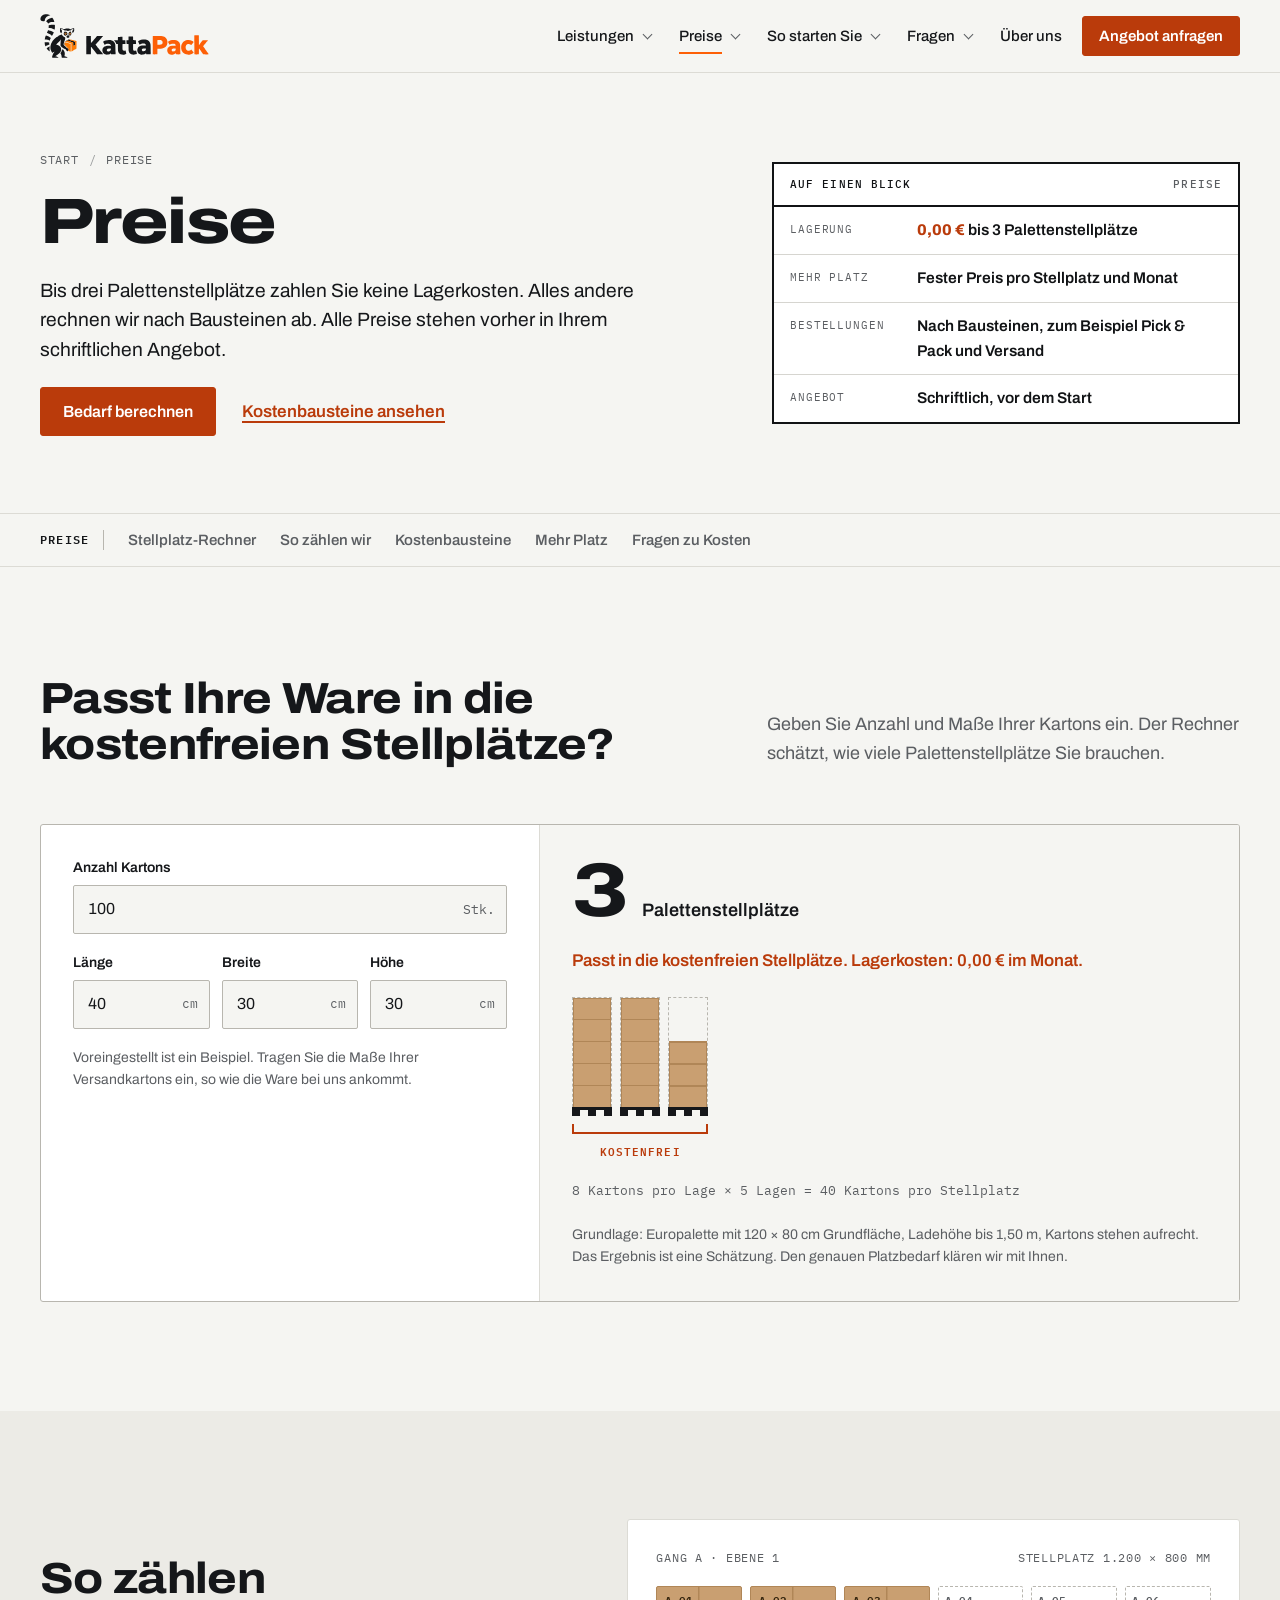
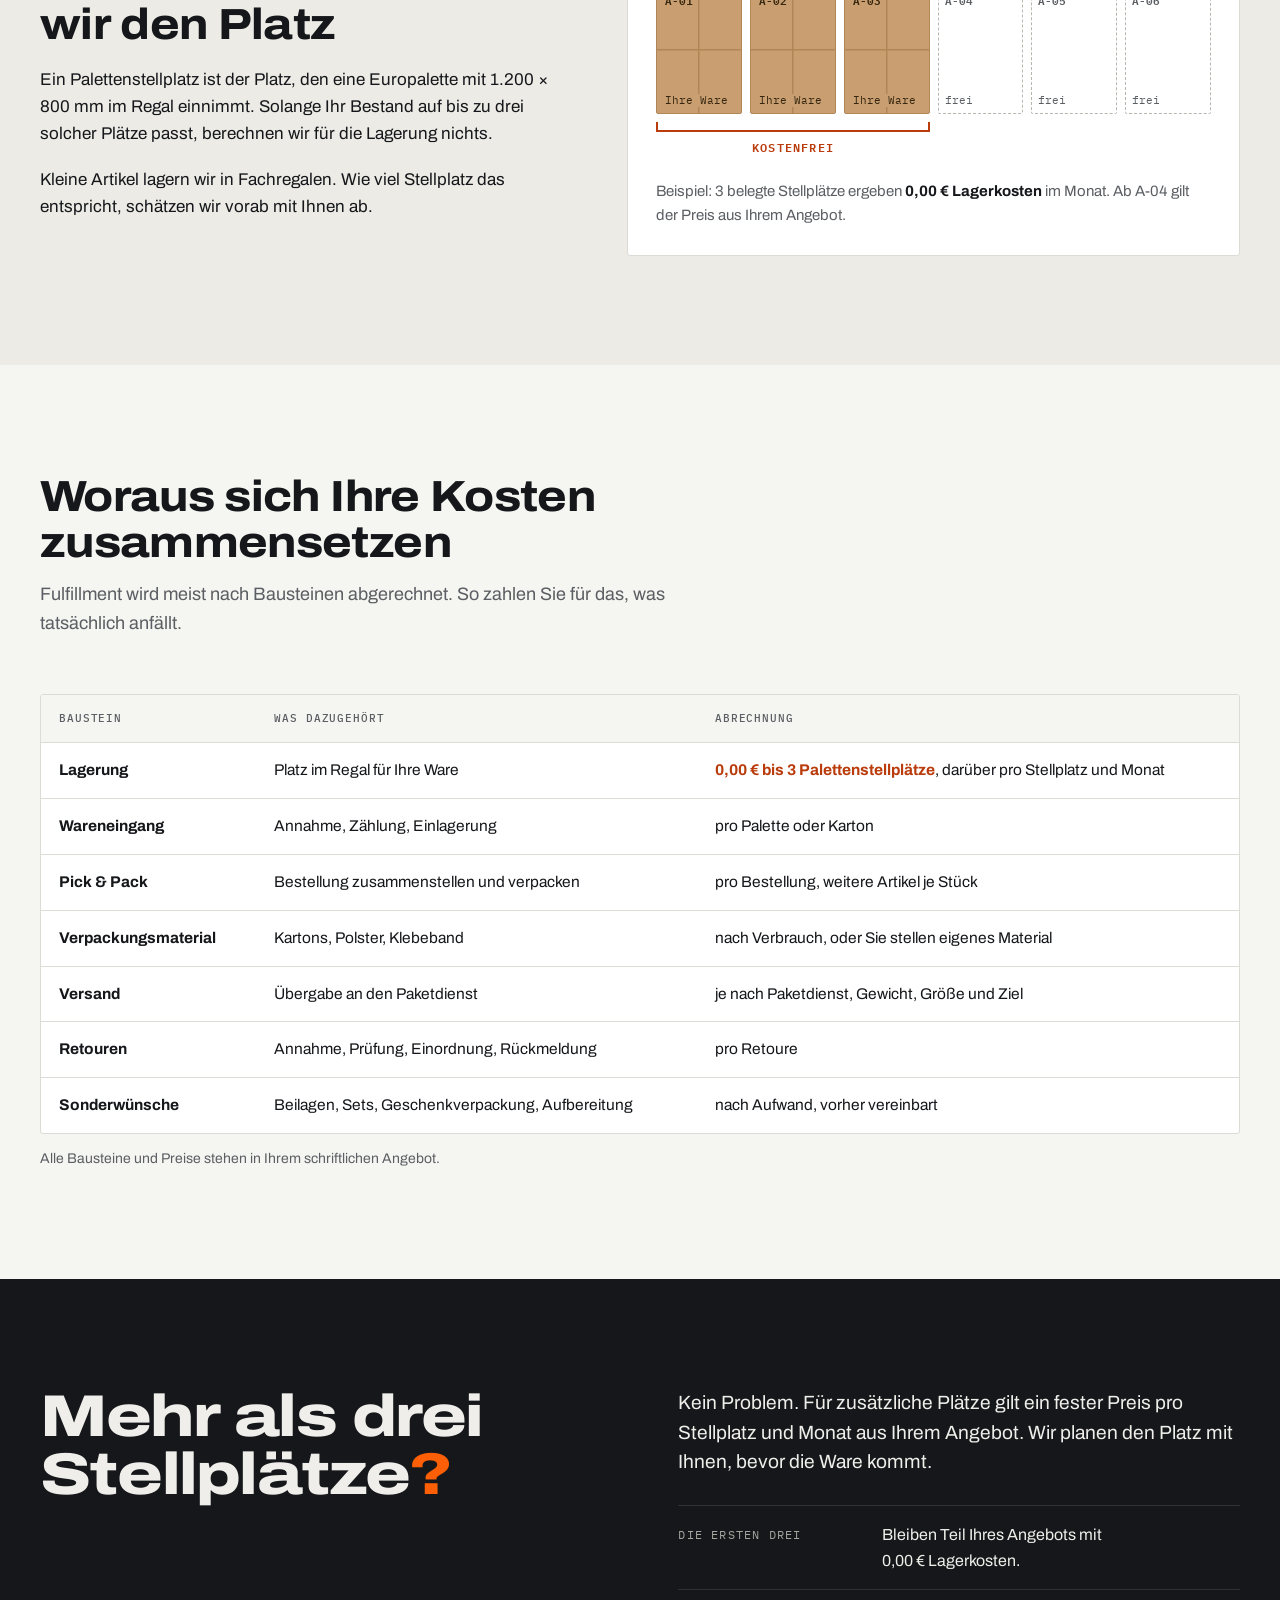
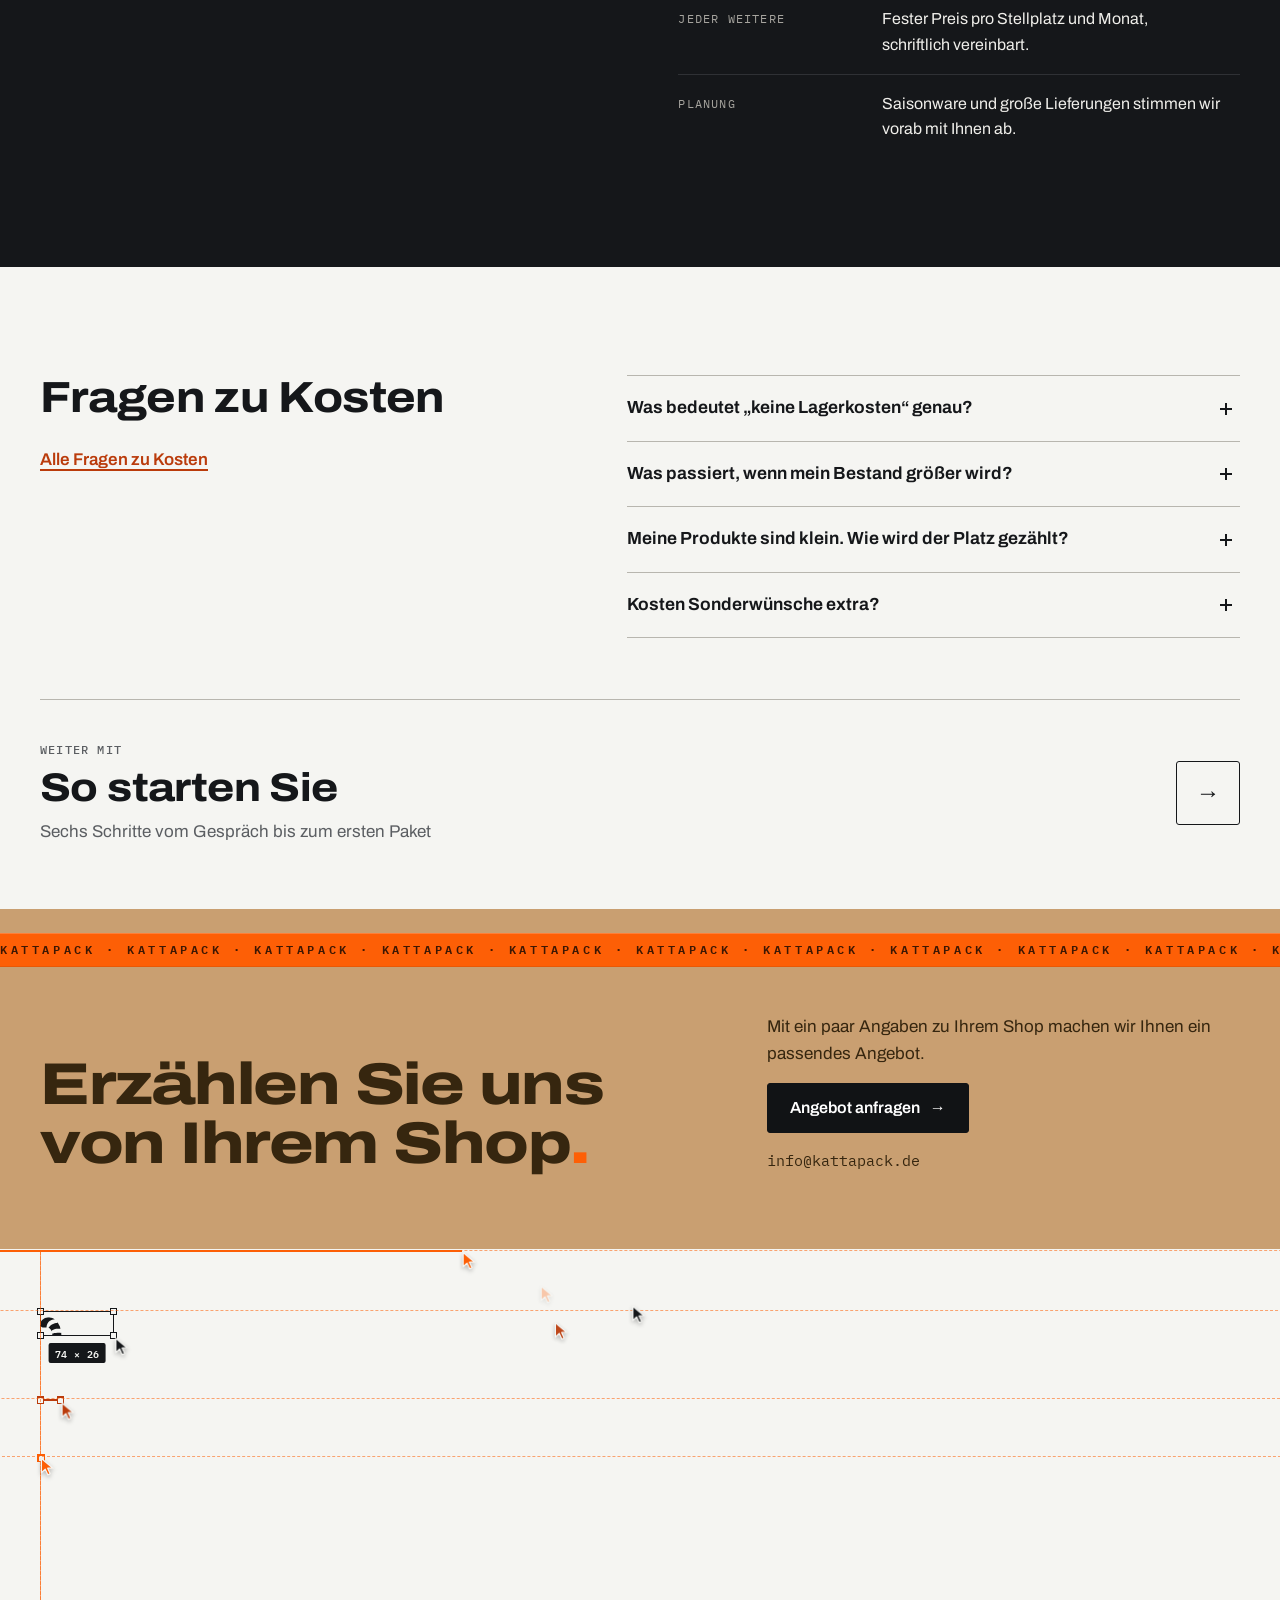
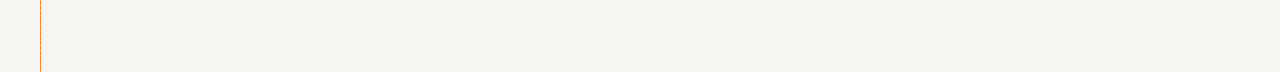
<file: preise.html>
<!doctype html>
<html lang="de">
<head>
<meta charset="utf-8">
<meta name="viewport" content="width=device-width, initial-scale=1, viewport-fit=cover">
<title>Preise · KattaPack</title>
<meta name="description" content="Keine Lagerkosten bis 3 Palettenstellplätze. Stellplatz-Rechner und alle Kostenbausteine im Fulfillment bei KattaPack.">
<meta property="og:type" content="website">
<meta property="og:locale" content="de_DE">
<meta property="og:site_name" content="KattaPack">
<meta property="og:title" content="Preise · KattaPack">
<meta property="og:description" content="Keine Lagerkosten bis 3 Palettenstellplätze. Stellplatz-Rechner und alle Kostenbausteine im Fulfillment bei KattaPack.">
<meta name="theme-color" content="#F5F5F2" media="(prefers-color-scheme: light)">
<meta name="theme-color" content="#111213" media="(prefers-color-scheme: dark)">
<link rel="icon" href="favicon.ico" sizes="32x32">
<link rel="icon" href="favicon.svg" type="image/svg+xml">
<link rel="apple-touch-icon" href="apple-touch-icon.png">
<link rel="stylesheet" href="fonts/fonts.css">
<link rel="stylesheet" href="site.css?v=5508dc8877">
</head>
<body>
<div class="site page-preise has-pagebar"><svg class="sprite" aria-hidden="true" focusable="false"><symbol id="kp-mark" viewBox="301.7 91.7 550.0 661.0"><path fill="currentColor" fill-rule="evenodd" d="M490.5,750.3C490.1,750.2 489.5,750.0 489.0,750.0C488.2,750.0 485.4,748.4 483.9,747.0C482.5,745.7 481.5,743.7 480.8,740.9C480.0,737.2 480.4,734.3 482.6,726.4C487.3,710.1 495.1,691.4 502.7,678.5C503.9,676.5 505.5,673.9 506.2,672.7C507.3,670.7 509.1,668.0 513.8,661.2C516.3,657.5 515.9,657.4 510.8,660.1C505.3,663.0 491.5,670.7 489.4,672.0C487.9,672.9 487.6,673.0 486.9,672.6C485.6,671.9 476.0,662.2 475.3,660.8C474.9,660.1 473.9,658.4 473.0,657.1C468.1,649.9 463.4,640.3 460.9,632.5C459.9,629.2 457.4,618.9 456.8,616.0C455.2,606.2 454.5,589.4 455.5,580.3C456.6,569.3 459.3,557.6 463.4,545.3C465.1,540.2 469.0,530.6 471.2,526.2C480.2,508.3 493.8,489.0 507.0,475.5C509.5,472.9 512.4,469.9 513.5,468.7C518.9,462.9 534.2,449.8 544.2,442.4C547.7,439.8 550.9,437.4 551.3,437.1C553.8,435.2 566.0,427.3 571.3,424.1C580.3,418.7 585.4,416.0 594.1,412.0C607.0,406.0 626.5,398.8 627.5,399.7C627.7,399.9 628.9,401.8 630.0,404.0C634.0,412.0 636.8,415.7 643.0,421.8C650.6,429.2 660.8,435.8 670.5,439.5C672.2,440.2 673.9,441.0 674.2,441.4C675.1,442.4 676.8,447.9 677.5,452.1C678.0,454.8 678.0,456.7 677.9,461.6C677.7,468.2 677.1,471.7 675.2,476.5C673.3,481.2 667.1,498.6 661.0,516.2C659.5,520.6 657.4,527.0 656.8,529.3C653.7,541.3 652.3,547.9 652.3,550.5C652.3,551.7 652.6,552.1 660.9,560.5C665.7,565.3 674.5,574.3 680.7,580.7C700.4,601.1 703.0,603.7 703.8,603.8C704.2,603.9 706.1,604.2 707.9,604.5C709.8,604.8 712.3,605.4 713.4,605.7C714.6,606.0 715.5,606.3 715.6,606.3C715.6,606.3 715.5,605.9 715.2,605.3C714.9,604.8 714.7,604.3 714.8,604.3C714.8,604.3 715.7,604.6 716.7,605.0C721.5,606.6 723.0,607.4 726.5,610.2C731.1,613.8 733.7,616.5 735.7,619.5C737.0,621.6 737.2,622.0 737.3,624.1C737.4,626.2 737.3,626.7 736.6,627.7C735.6,629.2 733.9,630.0 731.7,630.0C729.2,630.0 727.1,629.4 723.4,627.6C719.9,625.8 720.0,625.7 721.0,630.3C721.5,632.9 722.0,634.0 724.5,638.4C726.1,641.2 727.6,643.7 727.9,644.0C728.1,644.3 728.3,645.1 728.3,645.8C728.3,646.9 728.2,647.1 727.7,646.9C727.3,646.8 726.8,647.0 726.5,647.4C725.7,648.3 721.1,649.9 718.1,650.4C715.9,650.7 714.8,650.7 711.5,650.2C703.2,649.1 698.3,646.7 694.4,641.8C691.3,638.0 689.5,633.7 687.8,626.6C687.5,625.4 687.0,624.0 686.7,623.7C686.4,623.3 681.6,620.7 676.0,617.8C667.0,613.2 659.9,609.4 651.5,604.7C650.0,603.9 647.0,602.2 644.7,601.0C637.6,597.2 629.8,592.3 623.1,587.3C615.8,581.9 610.5,575.5 608.3,569.6C607.0,566.0 606.6,560.3 606.8,546.7C607.0,535.8 607.2,531.6 608.2,519.8C608.5,516.4 608.9,510.7 609.2,507.2C609.4,503.7 609.9,498.7 610.2,496.2C610.4,493.6 610.8,489.8 611.0,487.8C611.2,485.7 611.5,483.0 611.7,481.8C612.2,478.2 612.2,474.9 611.8,474.8C611.6,474.7 610.8,475.5 610.1,476.6C608.9,478.5 603.6,486.1 601.2,489.3C598.7,492.7 590.8,502.5 587.8,505.8C575.3,520.1 562.3,532.6 545.9,546.3C543.2,548.5 541.0,550.5 541.0,550.6C541.0,551.2 542.0,551.6 545.0,552.2C549.9,553.1 555.3,554.5 561.3,556.5C577.0,561.8 594.4,573.8 602.5,584.7C607.3,591.2 608.2,592.7 610.0,596.5C613.3,603.4 614.8,608.5 616.3,618.6C617.2,624.8 616.5,633.7 614.3,641.9C612.7,647.9 609.3,656.7 607.5,659.3C607.1,660.0 606.1,661.6 605.4,662.8C604.7,664.1 603.3,666.3 602.3,667.6C601.3,669.0 600.3,670.4 600.0,670.8C598.5,673.0 593.6,678.3 588.7,682.8C580.8,690.1 571.1,697.4 555.8,707.7C553.3,709.5 550.2,711.6 549.0,712.4C547.8,713.2 545.9,714.4 544.8,715.1C543.7,715.7 541.1,717.5 538.9,719.1C536.8,720.6 533.7,722.8 532.0,724.0C530.0,725.4 529.0,726.3 529.1,726.6C529.1,727.0 530.4,727.4 534.4,728.2C547.1,730.8 554.9,733.1 561.5,736.4C568.8,739.9 572.4,742.8 574.5,746.8C576.7,750.9 581.4,750.5 532.9,750.5C509.9,750.5 490.8,750.4 490.5,750.3ZM633.6,750.3C629.9,749.9 627.3,748.1 625.6,744.9C624.3,742.2 623.7,739.2 623.7,735.0C623.7,730.2 623.0,725.6 621.0,715.2C620.9,714.4 620.4,712.6 620.0,711.2C617.1,700.6 613.1,692.4 607.7,686.0C605.9,683.9 605.0,682.6 605.0,682.3C605.0,682.1 606.2,680.5 607.8,678.6C613.8,671.2 619.3,661.9 621.6,655.2C623.2,650.5 624.8,643.9 625.3,639.8C625.8,635.8 626.1,635.3 628.5,633.1C629.6,632.0 632.2,629.4 634.2,627.2C639.1,621.8 639.6,621.3 640.0,621.3C641.1,621.3 647.4,628.4 653.1,636.1C659.9,645.2 665.6,656.0 668.4,665.5C671.6,676.0 672.4,688.8 670.7,701.6C669.6,709.7 668.5,714.5 666.0,723.1C665.2,725.8 665.1,726.5 665.4,726.9C665.6,727.1 667.8,727.6 670.2,728.0C678.0,729.3 686.1,731.2 690.8,732.9C692.1,733.3 693.6,733.8 694.2,734.0C696.6,734.8 704.1,738.8 706.6,740.6C709.9,743.1 711.4,744.8 712.8,747.6C713.6,749.3 713.7,749.7 713.4,750.1C713.0,750.6 708.9,750.6 674.4,750.6C653.2,750.5 634.8,750.4 633.6,750.3ZM441.7,650.2C434.9,646.8 428.2,642.7 424.0,639.4C418.6,635.0 410.7,626.9 407.3,622.3C406.7,621.4 405.2,619.5 404.1,618.0C401.2,614.3 398.0,609.3 398.2,609.0C398.3,608.8 398.9,608.4 399.5,608.2C400.1,607.9 401.7,606.8 403.1,605.8C415.5,596.0 414.5,596.7 420.4,592.8C424.5,590.1 429.5,587.3 438.0,582.9C440.3,581.7 440.9,581.3 441.1,580.5C441.7,578.5 442.3,577.3 443.2,576.8C444.0,576.3 444.1,576.3 444.7,576.8C445.8,577.9 445.8,579.2 444.5,585.0C443.9,588.0 443.3,591.6 443.2,593.0C443.0,594.4 442.7,596.6 442.5,598.0C441.7,602.5 441.2,608.7 441.5,612.2C441.6,614.0 441.8,617.6 442.0,620.2C442.3,626.1 443.3,633.6 444.5,639.2C445.4,643.1 447.0,649.8 447.4,650.9C447.7,652.1 447.6,652.7 446.9,652.7C446.7,652.7 444.3,651.6 441.7,650.2ZM382.1,579.4C381.3,577.6 378.3,570.2 376.0,564.5C375.1,562.3 374.3,560.1 374.2,559.5C374.0,558.9 373.7,557.8 373.5,557.0C372.9,554.9 371.7,548.8 371.0,544.5C370.2,539.1 369.6,532.0 369.4,524.3L369.2,516.1L370.2,515.0L371.3,513.8L373.2,514.6C375.0,515.4 375.0,515.4 381.0,515.0C388.6,514.4 405.3,514.7 410.5,515.5C412.5,515.8 415.8,516.3 417.8,516.5C419.8,516.8 424.1,517.7 427.3,518.4C431.9,519.4 433.4,519.6 435.1,519.4C437.8,519.2 438.1,519.5 437.9,522.2C436.8,535.4 436.9,537.8 438.3,548.1C439.2,554.0 439.2,555.1 438.3,555.9C437.6,556.5 437.6,556.5 436.3,555.7C435.2,555.1 434.6,555.0 433.4,555.2C431.3,555.4 424.6,556.9 422.3,557.6C410.2,561.0 394.6,568.5 387.6,574.3C383.8,577.4 383.3,578.1 383.4,579.5C383.6,581.3 382.9,581.3 382.1,579.4ZM798.0,571.4C797.6,571.0 797.5,566.6 797.3,547.2C797.2,534.2 797.1,523.5 797.1,523.5C795.0,522.6 794.0,522.2 791.7,521.3C790.1,520.7 787.4,519.8 785.7,519.1C783.9,518.5 781.7,517.7 780.7,517.3C779.7,517.0 777.3,516.1 775.5,515.3C773.7,514.6 771.4,513.7 770.5,513.3C769.6,513.0 767.9,512.3 766.7,511.8C765.5,511.3 761.8,509.9 758.5,508.7C755.2,507.4 751.3,505.9 749.8,505.3C748.4,504.8 745.5,503.7 743.5,503.0C741.6,502.3 738.0,500.9 735.5,499.8C733.1,498.8 730.3,497.7 729.3,497.4C728.3,497.0 726.2,496.2 724.7,495.7C723.1,495.1 720.5,494.2 719.0,493.6L716.1,492.6L711.8,494.5C707.3,496.5 706.0,497.0 698.2,500.2C695.6,501.2 692.9,502.3 692.2,502.6C690.3,503.5 689.1,504.0 687.0,504.7C684.6,505.4 678.3,507.9 677.9,508.3C677.4,508.6 676.0,508.2 676.0,507.7C676.0,507.5 675.8,507.4 675.6,507.4C675.4,507.5 675.2,507.3 675.1,507.0C675.0,506.7 675.5,506.2 676.3,505.7C677.1,505.2 678.3,504.4 679.1,503.8C684.4,500.0 700.1,490.8 708.7,486.6C729.5,476.4 730.4,475.9 731.4,476.1C731.9,476.2 732.3,476.2 732.3,476.0C732.3,475.9 732.7,475.6 733.1,475.4C733.7,475.2 734.2,475.3 735.3,475.7C736.9,476.4 737.9,476.8 743.8,478.9C745.9,479.6 748.5,480.6 749.7,481.1C753.2,482.5 755.5,483.3 761.0,485.2C763.8,486.2 767.0,487.3 768.0,487.7C769.0,488.1 770.4,488.6 771.2,488.8C771.9,489.1 774.2,489.9 776.3,490.7C780.4,492.2 784.4,493.5 788.2,494.8C789.4,495.2 792.2,496.3 794.3,497.1C796.4,497.9 801.2,499.6 804.8,500.8C808.5,502.1 812.2,503.4 813.0,503.7C813.8,504.1 815.0,504.5 815.6,504.7C818.3,505.3 825.5,508.3 826.1,509.0C826.7,509.7 826.7,511.1 826.6,534.3C826.5,555.5 826.4,559.0 826.0,559.6C825.7,560.1 821.1,562.5 813.5,566.2C803.2,571.2 801.4,572.0 800.0,572.0C798.9,572.0 798.3,571.8 798.0,571.4ZM668.0,556.3C667.7,556.1 666.9,555.2 666.3,554.3C665.7,553.3 664.5,551.6 663.6,550.5C662.5,549.2 662.0,548.3 662.1,547.9C662.2,547.5 662.4,546.5 662.6,545.7C662.8,544.8 663.4,542.1 664.0,539.7C666.7,527.8 667.2,526.0 667.8,524.4C668.1,523.8 668.2,523.1 668.1,522.8C668.0,522.4 668.2,522.3 669.1,522.3L670.2,522.3L670.4,532.6C670.8,550.3 670.8,556.7 670.2,556.7C669.9,556.7 669.6,556.5 669.5,556.3C669.3,556.1 669.1,556.1 668.9,556.3C668.6,556.5 668.3,556.5 668.0,556.3ZM441.7,493.6C441.5,493.4 441.3,492.8 441.3,492.3C441.3,490.7 441.0,490.4 438.2,488.9C434.0,486.6 419.8,481.0 415.5,480.0C415.0,479.9 413.1,479.4 411.3,478.9C401.2,476.3 390.3,474.9 380.3,474.8C375.0,474.8 374.7,474.9 373.8,475.6C372.1,476.9 371.4,477.2 370.8,476.7C370.5,476.4 370.4,475.9 370.5,475.5C370.6,475.1 370.8,473.0 371.0,470.7C371.7,462.3 373.4,452.6 375.2,446.7C375.6,445.3 376.2,443.2 376.5,442.0C377.0,440.0 379.6,432.0 380.8,428.8C381.9,425.7 386.7,414.8 387.2,414.3C388.2,413.2 389.0,413.2 389.9,414.1C390.9,415.0 392.7,415.7 402.8,419.0C420.8,424.9 439.2,434.4 456.6,446.9C458.9,448.5 459.1,448.6 460.6,448.4C463.3,448.1 463.3,448.6 461.0,453.2C455.2,464.9 447.3,483.1 445.2,489.7C444.0,493.3 442.8,494.7 441.7,493.6ZM713.5,448.8C710.8,448.4 709.7,448.1 707.0,446.8C701.0,443.8 694.7,436.3 694.7,432.3C694.7,431.1 694.9,430.7 696.4,429.1C698.0,427.4 704.0,422.7 706.9,420.7C708.7,419.5 710.2,417.3 713.5,410.5C716.9,403.4 717.0,403.3 720.3,403.3C722.1,403.3 722.5,403.4 723.6,404.5C724.9,405.7 725.5,406.7 728.8,413.7C730.9,418.1 730.9,418.2 734.9,422.2C737.1,424.4 739.5,427.0 740.2,428.1C741.4,429.9 741.4,430.1 741.3,432.3C741.0,436.5 738.0,441.1 733.3,444.6C730.2,447.0 727.3,448.2 723.3,448.8C719.6,449.4 718.0,449.4 713.5,448.8ZM477.7,418.8C477.0,418.5 476.3,418.1 476.0,418.0C475.4,417.7 474.8,416.5 474.5,415.3C474.4,414.5 471.1,411.7 463.1,405.7C457.6,401.5 456.0,400.4 450.4,397.0C438.6,389.9 427.5,384.7 416.1,380.8C411.9,379.3 409.3,378.8 405.3,378.5C404.5,378.5 403.7,378.4 403.4,378.4C402.6,378.3 402.7,377.0 403.5,375.1C405.3,371.2 408.3,364.0 408.3,363.7C408.3,363.6 409.4,361.0 410.6,358.0C411.9,355.0 414.3,348.9 416.0,344.4C419.0,336.4 419.6,334.9 420.5,334.5C420.8,334.4 422.3,335.0 424.0,335.8C425.6,336.7 427.3,337.3 427.7,337.3C428.1,337.3 429.0,337.5 429.6,337.6C430.3,337.8 432.0,338.2 433.5,338.5C444.4,340.7 457.9,344.7 467.6,348.5C470.2,349.5 472.4,350.3 472.5,350.3C472.6,350.3 475.6,351.7 479.2,353.3C485.4,356.1 495.3,361.3 499.7,363.9C501.7,365.1 502.7,365.2 504.0,364.5C504.8,364.0 505.7,364.3 505.7,365.1C505.7,365.8 499.0,383.0 496.7,388.3C494.1,394.4 489.6,403.1 486.5,408.2C484.7,411.1 482.5,414.7 481.6,416.2C480.3,418.4 479.4,419.5 478.9,419.3C478.9,419.3 478.3,419.1 477.7,418.8ZM674.4,418.2C668.0,413.5 662.6,408.2 660.2,404.1C658.3,400.8 655.9,394.2 655.3,390.4C654.3,383.8 656.6,374.3 660.7,367.7C664.6,361.5 671.8,354.0 673.8,354.0C675.4,354.0 684.9,357.4 689.5,359.7C697.2,363.3 700.8,366.0 704.5,370.5C707.2,373.8 709.1,377.6 710.0,381.5C710.6,384.1 710.7,385.2 710.6,389.2C710.4,394.0 709.9,395.9 708.0,399.6C707.0,401.5 704.1,404.6 701.2,406.8C698.3,408.9 677.8,419.3 676.5,419.3C676.1,419.3 675.2,418.8 674.4,418.2ZM747.8,416.7C738.6,410.3 732.0,404.7 730.3,402.0C728.0,398.1 726.8,392.5 727.1,386.4C727.3,381.9 727.9,379.6 729.7,375.7C733.6,367.3 741.2,361.2 754.3,355.8C755.8,355.2 757.2,354.7 757.5,354.7C758.3,354.7 759.5,356.0 761.8,359.4C766.3,366.0 769.3,373.2 770.3,379.3C770.8,382.4 770.8,388.9 770.3,391.5C769.3,396.9 766.8,402.9 763.4,407.9C760.8,411.9 753.2,419.0 751.7,419.0C751.4,419.0 749.6,418.0 747.8,416.7ZM684.9,398.9C690.4,397.7 695.1,391.7 694.5,386.5C694.1,383.0 690.9,378.4 687.7,376.8C684.2,375.1 681.4,374.9 678.4,376.3C674.6,378.1 671.9,381.1 670.8,385.0C670.4,386.5 670.3,387.2 670.6,388.8C671.3,392.3 673.9,395.9 677.3,397.9C677.8,398.1 681.8,399.3 682.5,399.3C682.7,399.3 683.8,399.1 684.9,398.9ZM750.7,399.0C751.2,398.9 751.9,398.6 752.4,398.5C752.9,398.4 754.4,397.3 755.8,395.9C758.7,392.9 759.8,390.5 759.8,387.0C759.8,385.2 759.6,384.5 758.7,382.7C757.4,380.4 755.2,378.0 753.6,377.1C751.4,376.0 749.4,375.6 748.1,376.0C744.1,377.3 741.2,379.9 739.2,384.1C737.0,388.4 737.6,391.2 741.2,395.3C744.1,398.5 748.1,400.1 750.7,399.0ZM745.9,395.0C743.1,394.1 741.7,391.8 741.7,387.7C741.7,384.4 742.1,383.0 743.5,381.7C744.7,380.5 746.3,380.0 748.8,380.0C752.2,380.0 754.3,381.3 755.5,384.1C756.1,385.5 756.2,388.9 755.6,390.8C754.7,394.1 749.9,396.2 745.9,395.0ZM678.3,394.3C677.2,393.7 676.6,393.1 675.9,391.7C675.0,390.0 675.0,389.6 675.1,386.8C675.2,384.1 675.3,383.6 676.1,382.4C677.4,380.4 679.1,379.7 682.4,379.7C684.5,379.7 685.2,379.8 686.7,380.6C689.3,381.9 689.7,382.7 689.9,386.6C690.1,390.7 689.5,392.4 687.3,393.9C686.1,394.7 685.5,394.8 682.9,394.9C680.2,395.0 679.6,395.0 678.3,394.3ZM621.5,382.1C616.1,379.1 609.6,373.2 606.6,368.6C604.9,366.1 602.3,360.4 601.1,356.8C599.2,351.1 598.8,348.1 598.9,338.3C598.9,333.0 599.0,328.6 599.3,327.3C599.5,326.1 599.9,323.8 600.2,322.2C601.1,316.5 604.9,303.8 606.0,302.6C606.5,302.1 607.0,302.0 608.2,302.2C613.0,302.8 625.9,306.5 631.5,308.9C636.9,311.2 645.6,315.4 649.8,317.6C652.4,319.0 654.9,320.3 655.3,320.6C656.6,321.2 657.0,321.1 660.0,319.7C661.6,319.0 663.5,318.2 664.3,317.9C665.2,317.6 667.7,316.7 670.1,315.9C676.6,313.6 683.4,311.9 693.0,310.4C698.3,309.6 717.2,309.6 722.0,310.4C723.7,310.7 726.4,311.1 727.8,311.4C736.5,312.6 744.9,315.3 755.2,319.9L759.3,321.7L765.4,318.5C777.7,312.2 789.7,307.5 800.8,304.7C809.8,302.5 809.6,302.5 810.6,305.9C812.6,312.5 813.1,317.4 813.1,328.0C813.1,336.0 813.0,337.7 812.4,341.3C811.1,348.6 808.1,356.5 804.5,362.0C801.2,367.2 793.3,375.1 788.6,378.1C786.8,379.2 786.7,378.8 786.7,373.7C786.7,366.5 785.7,360.9 783.4,353.8C782.6,351.6 782.0,349.5 782.0,349.1C782.0,348.8 782.6,347.6 783.4,346.6C784.2,345.6 785.7,343.6 786.9,342.1C790.5,337.4 794.3,331.0 798.4,322.8C802.5,314.7 802.7,313.8 801.1,313.9C796.5,314.2 770.1,325.9 766.7,329.1C766.1,329.7 763.7,332.4 761.5,335.2L757.4,340.1L749.9,340.0C743.9,340.0 741.8,340.1 739.4,340.5C734.6,341.4 728.7,343.6 723.0,346.5C721.0,347.5 719.0,348.3 718.5,348.3C718.1,348.3 716.8,347.9 715.7,347.3C711.6,345.3 702.0,341.8 696.8,340.5C692.0,339.3 682.8,339.1 673.0,339.9L670.5,340.1L668.3,338.6C665.3,336.7 661.1,334.3 654.8,330.9C651.9,329.4 647.9,327.1 645.8,326.0C634.6,319.7 613.9,311.5 613.0,313.0C612.7,313.4 615.7,320.4 619.1,327.2C621.3,331.7 626.8,340.6 630.1,345.1C631.1,346.6 632.0,348.0 632.0,348.2C632.0,348.4 631.1,350.4 630.0,352.7C625.8,361.6 624.4,367.3 624.1,376.6C624.0,380.2 623.8,382.4 623.5,382.6C623.3,382.9 622.6,382.6 621.5,382.1ZM515.4,327.9C514.9,327.4 514.9,325.7 515.3,324.5C515.6,323.9 515.6,323.4 515.3,323.0C514.9,322.2 505.1,317.3 499.8,315.2C489.9,311.3 484.8,309.6 479.2,308.0C477.9,307.6 476.4,307.2 475.8,307.0C471.3,305.6 460.8,303.5 453.5,302.5C441.5,300.9 434.1,300.5 431.8,301.5C430.2,302.2 429.2,302.1 428.5,301.3C427.9,300.7 427.9,300.5 428.4,296.6C428.7,294.3 429.2,289.6 429.4,286.0C429.7,280.3 429.7,278.7 429.2,273.2C428.3,263.8 428.3,263.7 429.6,262.8C430.3,262.3 431.3,262.0 432.1,262.0C432.8,262.0 435.8,261.3 438.8,260.5C441.7,259.7 445.2,258.8 446.5,258.6C447.8,258.3 450.2,257.7 451.8,257.4C459.2,255.7 472.5,254.2 483.0,253.7C490.8,253.4 502.0,253.7 510.7,254.5L516.5,255.1L518.2,254.2C520.2,253.2 520.8,253.1 521.3,253.8C521.6,254.1 522.0,257.4 522.4,261.9C523.4,272.2 523.4,294.0 522.6,301.3C521.5,310.1 521.4,310.9 519.3,319.7C517.8,325.8 517.4,326.9 516.4,327.7C515.9,328.2 515.7,328.2 515.4,327.9ZM422.4,238.2C417.9,226.9 414.0,220.1 408.3,214.2C403.6,209.3 396.3,204.1 392.0,202.6C385.8,200.4 385.3,200.2 385.3,199.5C385.3,198.8 386.4,198.9 389.2,199.9C390.6,200.3 392.0,200.6 392.3,200.5C392.7,200.4 393.9,199.0 395.0,197.4C402.6,186.9 412.0,177.5 421.2,171.3C428.0,166.6 434.2,163.3 443.8,159.2C450.7,156.2 461.5,153.0 469.0,151.7C478.1,150.1 478.4,150.0 480.6,148.7C481.7,147.9 482.9,147.3 483.3,147.3C484.0,147.3 486.1,150.2 492.5,159.7C495.8,164.5 502.7,177.4 504.6,182.0C507.7,189.6 509.0,193.2 510.1,196.7C511.8,202.3 512.9,206.5 513.4,209.1C513.8,211.4 513.8,211.4 513.0,212.0C512.0,212.9 510.8,212.8 509.2,211.8L507.9,210.8L496.7,210.8C485.6,210.9 480.6,211.2 474.8,212.2C473.4,212.5 471.0,212.9 469.5,213.1C458.7,215.0 444.4,220.0 434.4,225.5C430.7,227.5 425.4,230.9 424.7,231.8C424.5,232.1 424.2,233.4 424.2,234.9C424.1,237.4 423.7,239.0 423.0,239.0C422.8,239.0 422.5,238.7 422.4,238.2ZM342.2,200.1C334.9,199.6 324.0,196.5 317.0,193.0C313.2,191.1 307.9,184.5 305.7,179.0C301.5,168.5 304.0,152.9 312.3,137.7C319.9,123.6 333.8,110.4 349.0,102.9C358.0,98.4 366.0,95.9 376.3,94.4C382.3,93.5 400.2,93.7 406.4,94.6C416.4,96.1 427.6,99.6 435.3,103.5C443.3,107.6 445.6,108.9 448.7,111.2C452.7,114.2 453.2,114.7 452.7,115.6C451.9,117.1 449.9,117.4 448.1,116.3C447.0,115.6 446.8,115.6 443.7,115.9C438.7,116.5 436.2,117.0 429.4,119.0C418.4,122.1 405.5,128.4 398.7,133.9C394.8,137.1 389.0,143.1 386.3,146.6C380.0,155.1 376.1,163.1 372.8,174.5C371.6,178.8 370.2,187.7 369.8,193.6C369.7,195.8 369.4,197.9 369.2,198.2C368.8,198.8 365.5,199.4 359.7,200.0C356.7,200.3 346.1,200.4 342.2,200.1Z"/><path fill="#FD7C05" fill-rule="evenodd" d="M759.0,656.8C758.5,656.6 757.0,656.2 755.6,656.0C754.3,655.7 752.7,655.3 752.2,655.0C751.1,654.4 746.4,652.8 739.7,650.8C737.4,650.2 734.8,649.3 734.0,649.0C733.2,648.7 731.3,648.0 729.9,647.6C728.1,647.0 727.2,646.5 726.9,646.1C726.7,645.7 725.1,642.9 723.4,640.0C720.6,635.2 720.2,634.3 719.6,631.6C719.3,629.9 719.0,627.6 719.0,626.5C719.0,623.6 719.3,623.5 724.2,626.0C726.4,627.0 729.0,628.1 730.0,628.3C731.7,628.7 732.1,628.7 733.2,628.1C735.0,627.3 736.1,625.5 735.9,624.0C735.6,622.5 733.2,618.9 730.8,616.5C727.7,613.3 721.8,608.7 719.7,608.0C717.3,607.1 715.3,606.0 715.3,605.7C715.3,605.5 714.6,604.5 713.8,603.5C712.9,602.5 711.5,600.9 710.7,600.0C709.9,599.0 707.5,596.3 705.3,594.0C703.2,591.7 699.2,587.4 696.6,584.3C693.9,581.3 689.0,576.1 685.8,572.7C682.6,569.3 678.8,565.1 677.3,563.5C675.8,561.9 674.1,560.2 673.5,559.9C672.9,559.6 672.1,558.8 671.7,558.2C671.3,557.5 670.6,556.8 670.2,556.7L669.3,556.3L669.3,551.8C669.2,532.8 669.0,523.9 668.5,523.4C667.8,522.8 667.9,522.2 668.7,519.9C669.0,518.9 669.3,517.8 669.3,517.5C669.3,517.2 669.6,516.7 670.0,516.3C670.6,515.7 670.9,515.7 672.3,515.9C673.1,516.0 674.7,516.4 675.7,516.7C676.7,517.1 678.9,517.7 680.5,518.2C682.1,518.6 684.6,519.3 686.0,519.7C687.4,520.1 690.0,520.7 691.8,521.2C693.7,521.7 695.5,522.2 696.0,522.3C697.0,522.7 701.4,524.0 705.5,525.1C707.1,525.6 709.4,526.3 710.5,526.7C711.6,527.1 713.6,527.6 715.0,527.9C716.4,528.2 718.2,528.6 719.0,528.9C719.8,529.2 722.5,530.0 725.0,530.7C727.5,531.4 730.8,532.4 732.3,532.9C733.9,533.3 735.5,533.9 736.0,534.0C736.5,534.1 738.3,534.7 740.2,535.2C742.0,535.6 744.9,536.5 746.6,537.0C748.3,537.6 750.0,538.0 750.4,538.0C750.7,538.0 751.4,538.2 751.9,538.4C752.4,538.7 754.0,539.2 755.5,539.5C758.9,540.2 760.8,540.9 761.3,541.5C761.9,542.2 761.9,656.2 761.3,656.9C760.8,657.5 760.1,657.4 759.0,656.8ZM770.6,655.4C770.4,655.3 770.3,628.9 770.3,596.7C770.3,564.5 770.2,537.7 770.0,537.2C769.9,536.6 769.4,536.0 768.8,535.6C767.8,535.0 761.8,533.1 758.2,532.2C756.3,531.7 751.4,530.3 748.5,529.3C747.4,528.9 745.5,528.4 744.3,528.2C743.1,528.0 740.5,527.2 738.5,526.6C736.5,526.0 733.4,525.0 731.7,524.5C724.0,522.3 721.4,521.5 719.7,520.9C718.8,520.5 717.1,520.0 716.1,519.8C713.6,519.2 707.4,517.5 706.3,517.1C705.9,516.9 704.9,516.6 704.2,516.4C703.4,516.2 701.6,515.7 700.0,515.2C698.4,514.8 696.3,514.2 695.2,514.0C694.1,513.8 692.7,513.4 692.1,513.1C691.4,512.8 689.6,512.3 688.2,512.0C684.4,511.1 676.9,508.6 676.2,507.9C676.0,507.8 676.0,507.5 676.3,507.2C676.8,506.7 682.4,504.4 685.7,503.3C687.8,502.6 689.0,502.2 690.8,501.3C691.6,501.0 694.3,499.8 696.8,498.8C704.6,495.7 706.0,495.1 710.3,493.2C712.6,492.2 715.0,491.3 715.5,491.2C716.5,491.0 718.7,491.6 726.0,494.3C727.6,494.9 729.7,495.7 730.7,496.0C731.7,496.4 734.5,497.5 736.9,498.5C739.3,499.5 742.9,500.9 744.9,501.6C746.9,502.4 749.7,503.4 751.2,504.0C752.6,504.6 756.5,506.1 759.8,507.3C763.1,508.6 766.8,510.0 768.0,510.5C769.2,511.0 770.9,511.7 771.8,512.0C772.8,512.3 775.0,513.2 776.8,514.0C778.7,514.7 781.0,515.6 782.0,516.0C783.0,516.3 785.3,517.1 787.0,517.8C788.7,518.4 791.6,519.5 793.4,520.1C797.0,521.4 798.0,521.9 798.4,522.5C798.5,522.7 798.7,533.1 798.7,545.7C798.7,558.2 798.8,568.9 799.0,569.3C799.1,569.7 799.4,570.2 799.7,570.4C800.3,570.8 823.9,559.4 824.7,558.3C825.1,557.6 825.2,554.3 825.3,534.3C825.4,512.3 825.3,511.1 824.8,510.4C824.2,509.7 817.0,506.7 814.3,506.0C813.6,505.8 812.4,505.4 811.6,505.1C810.8,504.7 807.2,503.4 803.5,502.2C799.8,500.9 795.1,499.2 793.0,498.4C790.9,497.6 788.1,496.6 786.8,496.1C783.1,494.9 779.1,493.5 775.0,492.0C772.9,491.2 770.6,490.4 769.8,490.2C769.1,489.9 767.7,489.4 766.7,489.0C765.7,488.6 762.5,487.5 759.7,486.5C754.2,484.6 751.9,483.8 748.3,482.4C747.1,482.0 744.5,481.0 742.5,480.3C736.6,478.1 735.6,477.8 733.9,477.0C733.0,476.7 732.3,476.2 732.3,476.1C732.3,475.7 734.5,474.7 738.2,473.5C740.8,472.6 741.0,472.5 742.9,473.0C744.0,473.2 746.2,473.7 747.8,474.0C749.5,474.4 751.6,474.9 752.5,475.2C753.4,475.4 757.0,476.3 760.5,477.2C764.0,478.0 767.4,478.9 768.0,479.2C768.6,479.4 770.4,479.8 771.8,480.0C774.4,480.3 782.3,482.2 784.5,483.0C785.5,483.3 796.6,485.8 798.5,486.1C799.1,486.2 799.9,486.4 800.5,486.6C801.1,486.8 802.7,487.2 804.2,487.5C805.6,487.8 808.4,488.5 810.3,489.0C812.3,489.5 814.6,490.0 815.5,490.2C816.4,490.3 817.9,490.6 818.8,490.8C819.8,491.1 821.9,491.6 823.7,492.0C825.4,492.3 827.3,492.8 827.8,493.0C828.4,493.2 830.3,493.7 832.1,494.0C833.9,494.4 835.7,494.8 836.0,495.0C836.4,495.2 838.1,495.6 839.9,495.8C843.5,496.4 848.4,497.8 849.0,498.5C849.3,498.8 849.4,515.3 849.3,554.6C849.3,607.8 849.3,610.2 848.7,611.0C848.4,611.5 846.9,612.5 845.3,613.4C842.7,614.8 838.8,617.0 833.1,620.3C831.8,621.0 830.6,621.7 830.4,621.7C830.3,621.7 829.6,622.1 829.0,622.5C828.3,623.0 827.1,623.7 826.2,624.2C825.2,624.6 823.5,625.6 822.3,626.4C821.1,627.1 818.1,628.9 815.5,630.3C812.9,631.7 809.9,633.4 808.8,634.1C804.1,636.8 802.0,638.0 801.7,638.0C801.5,638.0 800.8,638.4 800.2,639.0C799.6,639.6 798.8,640.0 798.5,640.0C798.1,640.0 797.4,640.3 797.0,640.6C796.5,640.9 795.5,641.6 794.8,642.1C794.0,642.6 790.5,644.6 787.0,646.6C777.5,651.9 776.2,652.7 775.7,653.2C775.2,653.5 771.2,655.7 770.9,655.7C770.8,655.7 770.7,655.6 770.6,655.4ZM746.1,400.5C742.6,399.6 739.3,396.8 737.4,393.2C736.7,391.7 736.5,391.1 736.5,388.5C736.5,385.6 736.6,385.3 737.8,382.8C743.0,372.2 754.6,371.4 760.0,381.4C761.1,383.4 761.2,383.6 761.2,387.0C761.2,392.0 760.4,393.9 757.1,397.2C755.7,398.6 754.3,399.7 753.8,399.8C753.2,400.0 752.5,400.2 752.1,400.4C750.7,400.9 747.9,401.0 746.1,400.5ZM678.7,400.0C676.2,399.4 676.1,399.4 673.9,397.7C672.1,396.3 669.9,392.9 669.4,390.7C668.5,387.0 669.2,383.1 671.1,380.0C672.6,377.8 674.4,376.3 677.1,375.0C678.9,374.1 679.5,374.0 682.0,374.0C687.8,374.0 691.8,376.3 694.6,381.3C695.6,383.1 695.7,383.7 695.9,386.6C696.1,390.5 695.5,392.7 693.3,395.5C689.9,399.9 684.6,401.6 678.7,400.0ZM750.9,393.3C752.9,392.6 754.7,389.8 754.7,387.4C754.7,385.2 752.4,382.2 750.3,381.7C745.3,380.3 741.5,385.4 743.6,390.4C744.9,393.3 747.8,394.5 750.9,393.3ZM686.0,392.5C688.0,391.2 688.8,389.2 688.5,386.5C688.4,385.4 688.1,384.1 687.7,383.7C686.9,382.5 683.8,381.0 682.4,381.0C679.2,381.0 676.7,383.5 676.4,386.8C676.2,389.3 677.6,391.8 679.7,392.9C681.7,394.0 684.0,393.8 686.0,392.5Z"/></symbol><symbol id="kp-word" viewBox="165.7 772.7 858.3 139.3"><path fill="currentColor" fill-rule="evenodd" d="M309.3,909.8C308.9,909.7 307.4,909.5 306.2,909.3C295.1,907.6 286.5,901.6 282.4,892.8C279.6,886.6 279.0,877.6 281.0,870.7C282.4,865.9 285.4,860.9 288.9,857.6C296.4,850.5 311.5,846.5 326.3,847.6C329.2,847.9 333.0,848.3 334.8,848.5C338.8,849.1 339.3,848.9 339.3,846.4C339.3,842.6 337.3,838.3 334.6,836.3C332.1,834.5 326.4,833.0 322.0,833.0C319.8,833.0 313.8,833.8 311.8,834.4C307.3,835.7 303.9,837.0 299.9,839.0C298.5,839.8 297.0,840.3 296.6,840.3C295.8,840.2 294.2,837.3 288.3,826.0C285.5,820.6 285.3,820.1 285.7,819.4C286.6,817.8 294.9,813.5 301.7,811.2C315.0,806.5 333.7,806.1 345.5,810.3C359.3,815.2 366.3,822.9 369.5,836.6C370.5,841.0 370.7,845.1 371.0,866.0C371.2,883.4 371.3,887.7 371.8,890.2C372.5,893.9 372.6,906.6 371.9,907.3C371.4,907.8 341.3,907.8 340.7,907.3C340.5,907.0 340.3,905.7 340.3,903.6C340.3,899.7 340.0,899.3 338.1,901.1C334.2,904.8 328.0,907.7 321.2,909.2C319.1,909.6 310.8,910.1 309.3,909.8ZM553.5,909.8C547.2,909.0 543.3,907.8 538.9,905.6C535.6,904.0 533.1,902.1 530.6,899.4C521.1,889.1 520.9,870.0 530.2,858.3C534.8,852.3 544.5,847.6 555.1,846.0C563.6,844.7 567.9,844.7 579.4,846.1C583.3,846.5 583.7,846.3 583.7,844.1C583.7,837.5 579.8,833.1 572.5,831.5C569.3,830.8 561.2,830.9 557.5,831.8C552.4,833.0 545.5,835.9 542.0,838.2C541.3,838.7 540.6,838.9 540.3,838.8C539.7,838.6 529.3,818.0 529.3,817.1C529.3,816.1 532.1,814.3 538.2,811.3C545.9,807.6 552.9,805.6 563.0,804.5C568.6,803.9 573.8,804.0 580.5,804.8C589.5,806.0 598.5,809.9 604.1,815.0C609.5,820.0 612.9,825.8 614.8,833.9C616.4,840.3 616.6,844.3 616.7,867.2C616.7,878.7 616.8,889.1 617.0,890.3C617.5,893.6 617.4,906.8 616.9,907.3C616.4,907.8 586.3,907.8 585.7,907.3C585.5,907.0 585.3,905.7 585.3,903.8C585.3,901.4 585.2,900.6 584.9,900.5C584.6,900.4 582.7,901.4 580.7,902.8C575.5,906.4 571.6,908.1 565.5,909.3C563.5,909.7 555.4,910.1 553.5,909.8ZM415.5,909.2C409.1,908.2 402.1,904.9 398.1,901.0C394.2,897.3 391.2,891.4 389.8,885.1C388.6,879.0 388.3,874.3 388.4,855.4C388.4,841.5 388.3,836.8 388.0,836.5C387.7,836.1 386.6,836.0 382.6,836.0C379.3,836.0 377.6,835.9 377.5,835.6C377.3,835.4 376.7,833.6 376.0,831.6C373.4,824.2 369.2,817.5 364.1,812.7C362.3,810.9 361.3,809.8 361.5,809.5C361.6,809.1 363.5,809.0 374.4,809.0C386.4,809.0 387.3,809.0 387.8,808.4C388.3,807.9 388.3,806.6 388.3,798.1C388.3,786.7 388.1,787.5 392.2,787.0C395.3,786.7 399.8,786.1 403.3,785.7C404.7,785.5 406.9,785.3 408.2,785.2C409.4,785.1 412.0,784.7 413.9,784.5C415.7,784.2 417.9,784.0 418.7,784.1L420.2,784.2L420.3,796.1C420.5,807.4 420.5,808.1 421.1,808.5C421.7,808.9 423.5,809.0 430.5,809.0C441.1,809.0 440.3,808.6 440.3,814.3C440.3,816.4 440.5,819.4 440.6,820.8C441.2,826.1 441.5,834.9 441.0,835.5C440.6,835.9 439.2,836.0 431.0,836.0C422.5,836.0 421.4,836.1 421.0,836.6C420.6,837.0 420.5,840.2 420.4,853.6C420.2,874.0 420.5,876.4 423.2,879.6C426.0,883.0 432.3,883.6 438.6,881.1C440.1,880.5 440.9,880.3 441.3,880.5C441.8,880.9 442.3,882.2 443.7,888.0C444.2,890.3 445.3,894.6 446.0,897.6C447.1,901.8 447.3,903.3 447.1,903.8C446.5,905.0 442.3,906.9 437.3,908.2C431.8,909.6 421.3,910.1 415.5,909.2ZM488.8,909.0C478.9,907.2 471.2,902.0 467.2,894.4C465.5,891.0 464.6,888.7 463.7,884.5C463.0,881.7 462.9,880.1 462.7,861.5C462.5,850.5 462.5,840.6 462.6,839.6C462.7,837.9 462.7,837.5 462.0,836.8C461.2,836.0 461.1,836.0 455.6,836.0C451.6,836.0 450.0,835.9 449.7,835.6C449.1,834.8 448.0,821.1 448.0,813.9C448.0,810.8 448.1,809.9 448.5,809.5C449.0,809.1 450.0,809.0 455.2,809.0C460.3,809.0 461.4,808.9 461.8,808.5C462.3,808.0 462.3,806.7 462.4,799.7C462.4,795.2 462.4,789.8 462.4,787.8C462.3,784.7 462.3,784.0 462.8,783.6C463.3,783.1 464.8,783.0 478.5,783.0C489.7,783.0 493.6,783.1 493.9,783.4C494.2,783.7 494.3,786.9 494.3,795.7L494.3,807.6L495.1,808.3C495.9,809.0 496.1,809.0 504.5,809.0C510.8,809.0 513.3,809.1 513.6,809.4C513.8,809.6 514.0,810.8 514.0,812.5C514.0,814.0 514.3,819.6 514.7,825.1C515.2,832.9 515.3,835.1 515.0,835.5C514.7,835.9 513.0,836.0 505.0,836.0C496.2,836.0 495.4,836.0 494.9,836.6C494.4,837.2 494.3,838.9 494.3,854.0C494.3,875.5 494.6,877.4 498.0,880.4C500.5,882.7 505.3,883.3 510.2,881.8C514.5,880.6 514.7,880.5 515.0,880.9C515.2,881.1 515.7,882.6 516.2,884.2C516.6,885.8 517.5,889.1 518.2,891.5C520.5,899.9 521.3,903.4 521.0,904.1C520.1,905.7 512.0,908.3 504.8,909.3C501.0,909.9 492.7,909.7 488.8,909.0ZM168.1,907.2C167.8,907.0 167.7,887.4 167.8,843.9C167.8,784.0 167.9,781.0 168.4,780.4C169.0,779.9 170.2,779.8 184.1,779.7C196.7,779.6 199.3,779.7 199.6,780.1C199.9,780.4 200.0,787.0 200.1,804.2C200.2,825.2 200.2,827.8 200.7,827.9C201.2,828.0 204.4,824.6 212.0,815.5C214.3,812.8 216.9,809.7 217.8,808.7C218.8,807.7 221.3,804.8 223.4,802.3C225.5,799.9 230.6,794.0 234.7,789.3C238.7,784.7 242.4,780.6 242.7,780.3C243.4,779.9 246.4,779.8 263.7,779.7C281.5,779.6 283.9,779.7 284.3,780.1C284.6,780.5 284.1,781.3 280.6,785.2C278.3,787.7 275.2,791.3 273.5,793.1C271.9,795.0 268.8,798.5 266.5,801.0C264.3,803.5 260.4,807.8 258.0,810.6C255.5,813.3 249.3,820.3 244.2,826.0C239.0,831.7 234.2,837.2 233.4,838.1L232.0,839.7L232.6,840.7C232.9,841.2 234.4,843.1 235.8,844.9C237.3,846.6 241.3,851.6 244.7,855.8C248.1,860.1 252.3,865.3 254.1,867.5C257.0,871.1 261.1,876.3 265.8,882.2C268.2,885.1 271.5,889.4 276.1,895.2C278.2,897.9 280.4,900.7 280.9,901.3C283.8,904.7 285.1,906.7 284.9,907.2C284.7,907.6 282.4,907.7 264.2,907.7C245.2,907.7 243.7,907.6 243.1,907.1C242.4,906.5 229.3,890.0 225.0,884.3C223.8,882.8 221.4,879.8 219.6,877.7C217.9,875.6 215.0,871.9 213.1,869.6C207.1,862.0 201.2,855.2 200.7,855.2C200.2,855.2 200.2,857.6 200.1,881.0C200.0,899.4 199.9,906.9 199.6,907.2C199.1,907.9 168.6,907.9 168.1,907.2ZM325.0,887.3C331.1,886.5 336.1,883.1 338.4,878.1C339.4,876.0 339.7,868.8 338.9,867.9C338.5,867.6 337.1,867.4 332.4,867.2C322.5,866.9 317.2,868.0 313.5,871.4C311.1,873.5 310.5,875.1 310.7,878.6C311.0,883.4 313.4,886.1 318.3,887.2C320.6,887.7 321.8,887.7 325.0,887.3ZM573.7,885.0C574.8,884.6 576.4,883.8 577.4,883.1C582.2,879.8 583.7,876.9 583.7,870.3C583.7,867.2 583.6,866.7 583.1,866.5C582.8,866.4 579.4,866.2 575.5,866.1C569.2,865.9 568.2,866.0 565.7,866.6C560.3,867.9 557.6,869.7 556.1,872.8C555.3,874.7 555.1,877.6 555.7,879.8C556.2,881.7 558.6,884.1 561.1,885.1C563.0,885.9 563.5,886.0 567.5,885.9C571.1,885.8 572.2,885.7 573.7,885.0Z"/><path fill="#FD5F06" fill-rule="evenodd" d="M760.3,909.7C751.2,908.2 742.7,904.0 739.1,899.2C738.5,898.4 737.7,897.4 737.2,896.8C735.9,895.1 734.0,890.5 733.1,886.6C731.7,880.2 732.3,872.9 734.9,866.8C735.4,865.7 736.0,864.2 736.3,863.5C737.0,861.7 743.6,855.1 746.0,853.8C748.5,852.4 752.4,850.8 755.0,850.2C756.1,849.9 757.8,849.3 758.8,849.0C762.3,847.7 773.1,847.3 784.4,848.0C789.4,848.4 790.1,848.4 790.8,847.9C791.6,847.4 791.6,847.2 791.5,845.9C791.3,845.1 790.9,843.4 790.5,842.0C789.8,839.8 789.4,839.2 787.8,837.6C785.3,835.2 784.6,834.9 779.6,833.7C775.7,832.8 775.2,832.8 772.1,833.0C770.3,833.2 768.4,833.5 767.9,833.7C767.3,833.9 766.5,834.0 766.0,834.0C764.8,834.0 758.9,836.0 755.9,837.3C754.7,837.9 753.5,838.3 753.3,838.3C753.1,838.3 752.5,838.7 751.9,839.1C750.4,840.3 749.3,840.5 748.4,839.8C748.0,839.4 746.4,836.7 744.7,833.7C743.1,830.6 740.9,826.7 739.9,824.8C737.8,821.1 737.6,820.0 738.8,819.0C740.3,817.6 742.4,816.0 742.8,816.0C743.0,816.0 744.6,815.3 746.5,814.3C752.3,811.5 761.0,808.8 766.8,808.0C776.0,806.9 787.7,807.5 794.8,809.5C799.7,810.9 801.9,811.9 805.8,814.3C809.3,816.4 814.9,821.7 816.2,824.0C816.7,824.8 817.6,826.4 818.2,827.5C819.6,829.9 821.6,835.3 822.0,838.2C823.1,844.7 823.3,849.3 823.3,867.7C823.3,880.9 823.4,886.8 823.7,887.7C824.0,888.4 824.2,892.4 824.2,897.9C824.4,906.0 824.3,906.9 823.8,907.4C823.3,907.9 821.9,908.0 808.9,908.0C796.4,908.0 794.4,907.9 793.7,907.5C793.1,907.0 793.0,906.7 793.0,904.0C793.0,899.7 792.3,899.4 788.9,902.3C786.4,904.5 780.4,907.4 775.7,908.6C772.5,909.5 771.0,909.7 767.0,909.8C764.3,909.9 761.3,909.8 760.3,909.7ZM872.7,909.5C861.5,907.9 852.3,904.1 846.4,898.5C845.2,897.4 844.0,896.4 843.7,896.2C841.8,895.1 837.5,889.1 835.3,884.5C834.6,882.9 833.6,880.8 833.1,880.0C832.7,879.1 832.2,877.5 832.0,876.3C831.8,875.1 831.4,873.1 831.0,872.0C830.0,868.8 829.6,863.4 829.8,855.8C830.0,850.6 830.2,848.7 830.7,846.8C831.0,845.6 831.6,843.6 831.8,842.5C832.0,841.4 832.5,839.9 832.8,839.3C835.3,833.7 836.4,831.7 838.5,828.5C846.3,816.8 859.1,809.3 874.0,807.6C886.0,806.3 898.8,809.1 908.2,815.1C912.4,817.8 916.7,821.5 916.7,822.4C916.7,822.7 915.6,824.2 914.3,825.7C913.1,827.2 912.0,828.5 912.0,828.7C912.0,828.8 910.7,830.5 909.1,832.4C907.5,834.4 905.6,836.7 905.0,837.5C903.3,839.8 900.5,842.7 899.9,842.7C899.7,842.7 898.4,841.9 897.0,840.9C892.0,837.1 886.5,835.0 881.5,835.0C878.8,835.0 874.4,836.1 872.1,837.2C869.4,838.6 864.9,843.1 864.2,845.2C863.9,846.1 863.4,847.1 863.2,847.5C862.2,849.4 862.0,850.2 861.5,853.5C860.8,858.3 860.9,862.2 861.6,865.7C862.7,870.6 864.4,873.7 868.3,877.8C870.1,879.6 874.3,881.8 877.2,882.3C881.0,883.0 886.6,882.5 889.1,881.3C889.7,880.9 891.1,880.4 892.1,880.0C893.2,879.6 894.9,878.4 896.8,876.8C898.4,875.5 899.8,874.3 900.0,874.3C900.3,874.3 902.4,876.6 905.3,880.2C906.5,881.6 908.5,883.9 909.7,885.2C911.9,887.7 915.0,891.4 916.3,893.2C917.0,894.2 917.1,894.4 916.7,895.2C916.5,895.6 916.2,896.0 916.0,896.0C915.8,896.0 914.7,896.9 913.6,897.9C909.1,902.2 899.7,907.0 893.2,908.4C885.6,910.0 879.0,910.4 872.7,909.5ZM634.9,907.7C633.3,907.7 632.3,907.5 632.0,907.2C631.7,906.9 631.6,889.8 631.7,843.8C631.7,787.8 631.7,780.8 632.2,780.3C632.6,779.9 636.0,779.8 659.9,779.7C691.1,779.6 694.6,779.8 701.3,781.5C706.3,782.7 711.1,784.4 711.9,785.1C712.3,785.3 713.6,786.2 715.0,787.0C720.1,790.0 723.5,793.2 726.9,798.2C730.0,802.7 731.7,807.1 733.7,816.0C734.2,818.1 733.9,828.3 733.3,831.5C732.5,836.3 730.5,842.3 728.6,846.2C726.9,849.5 720.7,856.3 717.3,858.6C712.3,861.9 709.0,863.6 706.9,864.0C705.9,864.2 704.6,864.6 703.8,865.0C701.9,865.9 695.2,867.2 690.2,867.7C687.9,867.8 681.2,868.0 675.4,868.0C667.6,868.0 664.7,868.1 664.4,868.4C664.1,868.7 664.0,873.5 664.0,887.9C664.0,903.3 663.9,907.0 663.6,907.3C663.1,907.6 641.3,908.0 634.9,907.7ZM924.2,907.7C923.3,907.6 922.5,907.2 922.3,907.0C922.1,906.7 922.0,889.2 922.0,864.3C922.0,836.0 921.9,821.4 921.6,819.8C921.4,818.6 921.3,814.4 921.3,810.7C921.4,806.9 921.4,801.6 921.4,798.8C921.5,796.1 921.4,789.9 921.4,785.1C921.3,776.3 921.3,776.3 922.0,775.5L922.8,774.7L937.5,774.7C952.1,774.7 952.2,774.7 952.9,775.4C953.5,776.0 953.5,777.2 953.6,808.6C953.6,826.5 953.8,841.4 953.8,841.6C954.1,842.5 955.0,841.9 956.4,840.1C957.2,839.0 958.2,837.8 958.6,837.3C959.1,836.8 959.8,835.8 960.1,835.2C960.5,834.6 962.1,832.4 963.6,830.4C965.1,828.5 966.6,826.3 967.1,825.7C968.8,823.2 973.1,817.7 974.3,816.5C975.0,815.8 975.8,814.7 976.1,814.2C976.4,813.6 977.5,812.2 978.6,811.1L980.5,809.0L997.9,809.0C1015.1,809.0 1016.0,809.1 1016.0,810.1C1016.0,810.2 1014.8,811.8 1013.2,813.6C1011.7,815.5 1010.0,817.6 1009.3,818.5C1008.7,819.3 1006.8,821.7 1005.1,823.7C1003.4,825.7 1001.4,828.2 1000.6,829.3C999.8,830.3 997.6,833.1 995.7,835.4C993.7,837.7 990.5,841.6 988.5,844.0C982.5,851.2 982.6,850.7 986.3,855.8C989.1,859.6 989.7,860.4 992.1,863.9C992.9,865.0 994.7,867.6 996.1,869.6C997.5,871.5 999.0,873.7 999.4,874.3C999.8,874.9 1000.5,875.9 1001.0,876.5C1001.5,877.1 1002.4,878.5 1003.2,879.5C1005.1,882.3 1007.8,886.0 1008.7,887.1C1009.1,887.7 1009.8,888.6 1010.2,889.2C1010.9,890.4 1013.5,894.2 1017.5,899.8C1022.5,906.9 1022.6,907.0 1021.4,907.6C1021.0,907.8 1013.9,907.9 1002.7,907.8C985.8,907.7 984.4,907.6 983.7,907.0C982.8,906.4 981.9,905.2 979.5,901.5C978.6,900.2 977.6,898.8 977.3,898.3C977.0,897.9 976.4,897.1 976.1,896.5C975.8,895.9 974.5,894.1 973.2,892.3C971.9,890.6 969.8,887.6 968.5,885.7C966.0,881.7 962.5,876.9 961.5,875.7C961.2,875.3 960.6,874.5 960.2,873.8C959.8,873.2 958.9,871.9 958.3,870.9C957.6,870.0 956.6,868.6 956.1,867.8C955.5,867.1 954.9,866.5 954.5,866.5C953.8,866.5 953.8,866.9 953.7,886.6C953.5,904.6 953.4,906.7 953.0,907.2C952.5,907.7 950.9,907.7 939.1,907.8C931.8,907.9 925.1,907.8 924.2,907.7ZM780.3,886.7C784.0,885.5 785.4,884.6 787.9,882.0C789.8,880.1 790.1,879.6 790.9,877.1C791.5,874.9 791.7,873.8 791.6,871.3C791.5,867.1 792.0,867.3 781.7,867.4C773.9,867.6 773.4,867.6 770.8,868.5C765.9,870.0 763.0,873.5 763.0,877.8C763.0,882.2 765.4,885.3 770.0,886.9C773.2,888.0 776.6,887.9 780.3,886.7ZM689.7,839.1C695.9,837.0 698.9,833.8 700.1,827.9C701.5,821.2 700.0,815.7 695.8,812.0C693.8,810.3 693.1,809.9 689.8,808.8C687.3,808.0 687.1,808.0 676.1,808.0C666.5,808.0 665.0,808.1 664.5,808.5C664.1,809.0 664.0,810.9 664.0,824.1C664.0,837.9 664.0,839.2 664.6,839.8C665.1,840.4 665.5,840.4 676.3,840.2C686.8,839.9 687.6,839.9 689.7,839.1Z"/></symbol></svg><a class="skip" href="#main">Zum Inhalt springen</a><header class="site-header"><div class="wrap header-inner"><a class="brand" href="index.html" aria-label="KattaPack, zur Startseite"><svg class="lm" viewBox="0 0 550.0 661.0" width="37" height="44" aria-hidden="true" focusable="false"><use href="#kp-mark"/></svg><svg class="lw" viewBox="0 0 858.3 139.3" width="123" height="20" aria-hidden="true" focusable="false"><use href="#kp-word"/></svg></a><button class="nav-toggle" type="button" aria-expanded="false" aria-controls="site-nav"><span class="bars" aria-hidden="true"></span><span class="label">Menü</span></button><nav class="site-nav" id="site-nav" aria-label="Hauptnavigation"><div class="nav-item"><a class="nav-link" href="leistungen.html">Leistungen</a><button class="nav-more" type="button" aria-expanded="false" aria-controls="m-leistungen" aria-label="Bereiche von Leistungen anzeigen"><i aria-hidden="true"></i></button><div class="nav-menu" id="m-leistungen"><ul><li><a href="leistungen.html#bestellablauf"><b>Bestellablauf</b><span>So läuft jede Bestellung</span></a></li><li><a href="leistungen.html#stationen"><b>Stationen</b><span>Wareneingang, Lager, Kommissionierung, Verpackung, Versand</span></a></li><li><a href="leistungen.html#retouren"><b>Retouren</b><span>Annahme, Prüfung, Wiedereinlagerung</span></a></li><li><a href="leistungen.html#sonderwuensche"><b>Sonderwünsche</b><span>Beilagen, Sets, Verpackung mit Ihrer Marke</span></a></li><li><a href="leistungen.html#weitere"><b>Weitere Leistungen</b><span>Händler, Marktplätze, Anbindung</span></a></li></ul></div></div><div class="nav-item"><a class="nav-link" href="preise.html" aria-current="page">Preise</a><button class="nav-more" type="button" aria-expanded="false" aria-controls="m-preise" aria-label="Bereiche von Preise anzeigen"><i aria-hidden="true"></i></button><div class="nav-menu" id="m-preise"><ul><li><a href="preise.html#rechner"><b>Stellplatz-Rechner</b><span>Passt Ihre Ware in die kostenfreien Plätze?</span></a></li><li><a href="preise.html#platz"><b>So zählen wir</b><span>Was ein Palettenstellplatz ist</span></a></li><li><a href="preise.html#kosten"><b>Kostenbausteine</b><span>Woraus sich Ihre Kosten zusammensetzen</span></a></li><li><a href="preise.html#mehr-platz"><b>Mehr Platz</b><span>Wenn Ihr Bestand wächst</span></a></li><li><a href="preise.html#kostenfragen"><b>Fragen zu Kosten</b><span>Kurze Antworten</span></a></li></ul></div></div><div class="nav-item"><a class="nav-link" href="ablauf.html">So starten Sie</a><button class="nav-more" type="button" aria-expanded="false" aria-controls="m-ablauf" aria-label="Bereiche von So starten Sie anzeigen"><i aria-hidden="true"></i></button><div class="nav-menu" id="m-ablauf"><ul><li><a href="ablauf.html#schritte"><b>Sechs Schritte</b><span>Vom Gespräch bis zum ersten Paket</span></a></li><li><a href="ablauf.html#anlieferung"><b>Anlieferung</b><span>So kommt Ihre Ware gut bei uns an</span></a></li><li><a href="ablauf.html#bekommen"><b>Was Sie bekommen</b><span>Ansprechpartner, Bestand, Berichte</span></a></li></ul></div></div><div class="nav-item"><a class="nav-link" href="fragen.html">Fragen</a><button class="nav-more" type="button" aria-expanded="false" aria-controls="m-fragen" aria-label="Bereiche von Fragen anzeigen"><i aria-hidden="true"></i></button><div class="nav-menu" id="m-fragen"><ul><li><a href="fragen.html#haeufige-fragen"><b>Häufige Fragen</b><span>Kosten, Lager, Versand, Retouren, Start</span></a></li><li><a href="fragen.html#lohnt"><b>Lohnt es sich?</b><span>Wann sich Fulfillment rechnet</span></a></li><li><a href="fragen.html#vergleich"><b>Vergleich</b><span>Selbst versenden oder auslagern</span></a></li><li><a href="fragen.html#pflichten"><b>Pflichten für Shops</b><span>Verpackung, Elektrogeräte, Batterien</span></a></li></ul></div></div><a class="nav-link solo" href="ueber-uns.html">Über uns</a><a class="btn btn-small" href="kontakt.html">Angebot anfragen</a></nav></div></header><main id="main"><section class="page-hero"><div class="wrap page-hero-grid"><div class="page-hero-copy"><nav class="crumbs" aria-label="Brotkrumen"><a href="index.html">Start</a><span aria-hidden="true">/</span><span aria-current="page">Preise</span></nav><h1 class="page-title">Preise</h1><p class="lead">Bis drei Palettenstellplätze zahlen Sie keine Lagerkosten. Alles andere rechnen wir nach Bausteinen ab. Alle Preise stehen vorher in Ihrem schriftlichen Angebot.</p><div class="actions"><a class="btn" href="#rechner">Bedarf berechnen</a><a class="text-link" href="#kosten">Kostenbausteine ansehen</a></div></div><div class="page-hero-visual"><figure class="doc" aria-label="Preise auf einen Blick">
<div class="doc-head"><span>Auf einen Blick</span><span>Preise</span></div>
<dl class="doc-rows">
<dt>Lagerung</dt><dd><span class="zero">0,00&nbsp;€</span> bis 3 Palettenstellplätze</dd>
<dt>Mehr Platz</dt><dd>Fester Preis pro Stellplatz und Monat</dd>
<dt>Bestellungen</dt><dd>Nach Bausteinen, zum Beispiel Pick &amp; Pack und Versand</dd>
<dt>Angebot</dt><dd>Schriftlich, vor dem Start</dd>
</dl>
</figure></div></div></section><nav class="pagebar" aria-label="Auf dieser Seite"><div class="wrap pagebar-inner"><span class="pagebar-title">Preise</span><div class="pagebar-scroll"><ol class="pagebar-list"><li><a href="#rechner">Stellplatz-Rechner</a></li><li><a href="#platz">So zählen wir</a></li><li><a href="#kosten">Kostenbausteine</a></li><li><a href="#mehr-platz">Mehr Platz</a></li><li><a href="#kostenfragen">Fragen zu Kosten</a></li></ol></div></div></nav><section class="section" id="rechner" aria-labelledby="rechner-title"><div class="wrap">
<div class="section-head row"><h2 id="rechner-title">Passt Ihre Ware in die kostenfreien Stellplätze?</h2><p>Geben Sie Anzahl und Maße Ihrer Kartons ein. Der Rechner schätzt, wie viele Palettenstellplätze Sie brauchen.</p></div>
<div class="calc" id="calc">
<form class="calc-in" aria-labelledby="rechner-title">
<div class="field"><label for="c-count">Anzahl Kartons</label><div class="unit-wrap"><input id="c-count" type="number" inputmode="numeric" min="1" step="1" value="100"><span class="unit">Stk.</span></div></div>
<div class="row-3">
<div class="field"><label for="c-l">Länge</label><div class="unit-wrap"><input id="c-l" type="number" inputmode="decimal" min="1" step="1" value="40"><span class="unit">cm</span></div></div>
<div class="field"><label for="c-b">Breite</label><div class="unit-wrap"><input id="c-b" type="number" inputmode="decimal" min="1" step="1" value="30"><span class="unit">cm</span></div></div>
<div class="field"><label for="c-h">Höhe</label><div class="unit-wrap"><input id="c-h" type="number" inputmode="decimal" min="1" step="1" value="30"><span class="unit">cm</span></div></div>
</div>
<p class="calc-note">Voreingestellt ist ein Beispiel. Tragen Sie die Maße Ihrer Versandkartons ein, so wie die Ware bei uns ankommt.</p>
</form>
<div class="calc-out" aria-live="polite">
<div class="calc-num"><strong id="c-num">3</strong><span id="c-unit">Palettenstellplätze</span></div>
<p class="calc-status ok" id="c-status">Passt in die kostenfreien Stellplätze. Lagerkosten: 0,00 € im Monat.</p>
<div class="pal-viz" id="c-viz" aria-hidden="true"></div>
<p class="calc-break" id="c-break">8 Kartons pro Lage × 5 Lagen = 40 Kartons pro Stellplatz</p>
<p class="calc-note">Grundlage: Europalette mit 120 × 80 cm Grundfläche, Ladehöhe bis 1,50 m, Kartons stehen aufrecht. Das Ergebnis ist eine Schätzung. Den genauen Platzbedarf klären wir mit Ihnen.</p>
</div>
</div>
</div></section>

<section class="section band" id="platz" aria-labelledby="regal-title"><div class="wrap split">
<div class="split-text"><h2 id="regal-title">So zählen wir den Platz</h2>
<p>Ein Palettenstellplatz ist der Platz, den eine Europalette mit 1.200 × 800&nbsp;mm im Regal einnimmt. Solange Ihr Bestand auf bis zu drei solcher Plätze passt, berechnen wir für die Lagerung nichts.</p>
<p>Kleine Artikel lagern wir in Fachregalen. Wie viel Stellplatz das entspricht, schätzen wir vorab mit Ihnen ab.</p></div>
<div class="split-visual"><figure class="rack" aria-label="Regalgang mit sechs Stellplätzen. Die ersten drei sind mit Ihrer Ware belegt und kostenfrei.">
<figcaption class="rack-head"><span>Gang A · Ebene 1</span><span>Stellplatz 1.200 × 800 mm</span></figcaption>
<div class="slots">
<div class="slot used"><span class="slot-id">A-01</span><span class="slot-tag">Ihre Ware</span></div>
<div class="slot used"><span class="slot-id">A-02</span><span class="slot-tag">Ihre Ware</span></div>
<div class="slot used"><span class="slot-id">A-03</span><span class="slot-tag">Ihre Ware</span></div>
<div class="rack-brace"><span>kostenfrei</span></div>
<div class="slot free"><span class="slot-id">A-04</span><span class="slot-tag">frei</span></div>
<div class="slot free"><span class="slot-id">A-05</span><span class="slot-tag">frei</span></div>
<div class="slot free"><span class="slot-id">A-06</span><span class="slot-tag">frei</span></div>
</div>
<p class="rack-note">Beispiel: 3 belegte Stellplätze ergeben <strong>0,00&nbsp;€ Lagerkosten</strong> im Monat. Ab A-04 gilt der Preis aus Ihrem Angebot.</p>
</figure></div>
</div></section>

<section class="section" id="kosten" aria-labelledby="kosten-title"><div class="wrap">
<div class="section-head"><h2 id="kosten-title">Woraus sich Ihre Kosten zusammensetzen</h2><p>Fulfillment wird meist nach Bausteinen abgerechnet. So zahlen Sie für das, was tatsächlich anfällt.</p></div>
<div class="table-wrap" tabindex="0" role="region" aria-label="Tabelle: Kostenbausteine"><table class="tbl">
<thead><tr><th scope="col">Baustein</th><th scope="col">Was dazugehört</th><th scope="col">Abrechnung</th></tr></thead>
<tbody>
<tr><th scope="row">Lagerung</th><td>Platz im Regal für Ihre Ware</td><td><span class="hi">0,00&nbsp;€ bis 3 Palettenstellplätze</span>, darüber pro Stellplatz und Monat</td></tr>
<tr><th scope="row">Wareneingang</th><td>Annahme, Zählung, Einlagerung</td><td>pro Palette oder Karton</td></tr>
<tr><th scope="row">Pick &amp; Pack</th><td>Bestellung zusammenstellen und verpacken</td><td>pro Bestellung, weitere Artikel je Stück</td></tr>
<tr><th scope="row">Verpackungsmaterial</th><td>Kartons, Polster, Klebeband</td><td>nach Verbrauch, oder Sie stellen eigenes Material</td></tr>
<tr><th scope="row">Versand</th><td>Übergabe an den Paketdienst</td><td>je nach Paketdienst, Gewicht, Größe und Ziel</td></tr>
<tr><th scope="row">Retouren</th><td>Annahme, Prüfung, Einordnung, Rückmeldung</td><td>pro Retoure</td></tr>
<tr><th scope="row">Sonderwünsche</th><td>Beilagen, Sets, Geschenkverpackung, Aufbereitung</td><td>nach Aufwand, vorher vereinbart</td></tr>
</tbody></table></div>
<p class="table-note">Alle Bausteine und Preise stehen in Ihrem schriftlichen Angebot.</p>

</div></section>

<section class="section inverse" id="mehr-platz" aria-labelledby="mehrplatz-title"><div class="wrap grow">
<h2 class="grow-title" id="mehrplatz-title">Mehr als drei Stellplätze<span class="dot">?</span></h2>
<div class="grow-body">
<p class="lead">Kein Problem. Für zusätzliche Plätze gilt ein fester Preis pro Stellplatz und Monat aus Ihrem Angebot. Wir planen den Platz mit Ihnen, bevor die Ware kommt.</p>
<dl class="facts">
<div><dt>Die ersten drei</dt><dd>Bleiben Teil Ihres Angebots mit 0,00&nbsp;€ Lagerkosten.</dd></div>
<div><dt>Jeder weitere</dt><dd>Fester Preis pro Stellplatz und Monat, schriftlich vereinbart.</dd></div>
<div><dt>Planung</dt><dd>Saisonware und große Lieferungen stimmen wir vorab mit Ihnen ab.</dd></div>
</dl>
</div>
</div></section>

<section class="section" id="kostenfragen" aria-labelledby="pfaq-title"><div class="wrap split top">
<div class="split-text"><h2 id="pfaq-title">Fragen zu Kosten</h2><div class="links"><a class="text-link" href="fragen.html#kosten">Alle Fragen zu Kosten</a></div></div>
<div class="split-visual"><div class="faq"><details><summary>Was bedeutet „keine Lagerkosten“ genau?</summary><div class="answer"><p>Solange Ihr Bestand auf bis zu drei Palettenstellplätze passt, berechnen wir für die Lagerung nichts. Kosten entstehen für die Arbeit an Ihren Bestellungen, zum Beispiel für Wareneingang, Pick &amp; Pack, Verpackungsmaterial, Versand und Retouren. Was genau anfällt, steht in Ihrem Angebot.</p></div></details><details><summary>Was passiert, wenn mein Bestand größer wird?</summary><div class="answer"><p>Dann wachsen wir mit. Für zusätzliche Stellplätze gilt ein fester Preis pro Stellplatz und Monat aus Ihrem Angebot. Den Platz planen wir mit Ihnen, bevor die Ware kommt.</p></div></details><details><summary>Meine Produkte sind klein. Wie wird der Platz gezählt?</summary><div class="answer"><p>Kleine Artikel lagern wir in Fachregalen. Wir schätzen mit Ihnen gemeinsam ab, wie vielen Palettenstellplätzen Ihr Bestand entspricht. Einen ersten Richtwert liefert unser <a href="preise.html#rechner">Stellplatz-Rechner</a>.</p></div></details><details><summary>Kosten Sonderwünsche extra?</summary><div class="answer"><p>Ja, nach Aufwand. Den Preis vereinbaren wir, bevor wir starten.</p></div></details></div></div>
</div></section><nav class="page-next" aria-label="Nächste Seite"><div class="wrap"><a class="next-link" href="ablauf.html"><span class="next-label">Weiter mit</span><span class="next-title">So starten Sie</span><span class="next-desc">Sechs Schritte vom Gespräch bis zum ersten Paket</span><span class="next-arr" aria-hidden="true">→</span></a></div></nav><section class="cta" aria-labelledby="cta-title"><div class="tape-strip" aria-hidden="true"><span>KattaPack · KattaPack · KattaPack · KattaPack · KattaPack · KattaPack · KattaPack · KattaPack · KattaPack · KattaPack · KattaPack · KattaPack · KattaPack · KattaPack · KattaPack · KattaPack · KattaPack · KattaPack · KattaPack · KattaPack · KattaPack · KattaPack · KattaPack · KattaPack · KattaPack · KattaPack · KattaPack · KattaPack · KattaPack · KattaPack · KattaPack · KattaPack · KattaPack · KattaPack · KattaPack · KattaPack · KattaPack · KattaPack · KattaPack · KattaPack</span></div><div class="wrap cta-inner"><h2 class="cta-title" id="cta-title">Erzählen Sie uns von Ihrem Shop<span class="dot">.</span></h2><div class="cta-side"><p>Mit ein paar Angaben zu Ihrem Shop machen wir Ihnen ein passendes Angebot.</p><a class="btn" href="kontakt.html">Angebot anfragen <span class="arr" aria-hidden="true">→</span></a><span class="mailline">info@kattapack.de</span></div></div></section></main><footer class="site-footer"><div class="wrap"><div class="footer-grid"><div class="footer-col footer-brand"><a class="brand brand-lg" href="index.html" aria-label="KattaPack, zur Startseite"><svg class="lm" viewBox="0 0 550.0 661.0" width="53" height="64" aria-hidden="true" focusable="false"><use href="#kp-mark"/></svg><svg class="lw" viewBox="0 0 858.3 139.3" width="160" height="26" aria-hidden="true" focusable="false"><use href="#kp-word"/></svg></a><p class="muted">Fulfillment für wachsende Onlineshops. Lagerung, Versand, Retouren und Sonderwünsche aus einer Hand.</p><span class="mailline">info@kattapack.de</span></div><nav class="footer-col" aria-label="Seiten"><span class="kicker">Seiten</span><a href="leistungen.html">Leistungen</a><a href="preise.html">Preise</a><a href="ablauf.html">So starten Sie</a><a href="fragen.html">Fragen</a><a href="ueber-uns.html">Über uns</a><a href="kontakt.html">Kontakt</a></nav><nav class="footer-col" aria-label="Direkt zu"><span class="kicker">Direkt zu</span><a href="preise.html#rechner">Stellplatz-Rechner</a><a href="leistungen.html#retouren">Retouren</a><a href="leistungen.html#sonderwuensche">Sonderwünsche</a><a href="ablauf.html#anlieferung">Anlieferung</a><a href="fragen.html#haeufige-fragen">Häufige Fragen</a><a href="fragen.html#pflichten">Pflichten für Shops</a></nav></div><div class="footer-bottom"><span>© <span data-year>2026</span> KattaPack</span><nav aria-label="Rechtliches"><a href="impressum.html">Impressum</a><a href="datenschutz.html">Datenschutz</a><a href="barrierefreiheit.html">Barrierefreiheit</a></nav></div></div></footer></div>
<script src="site.js?v=989857fb5c"></script>
</body>
</html>
</file>
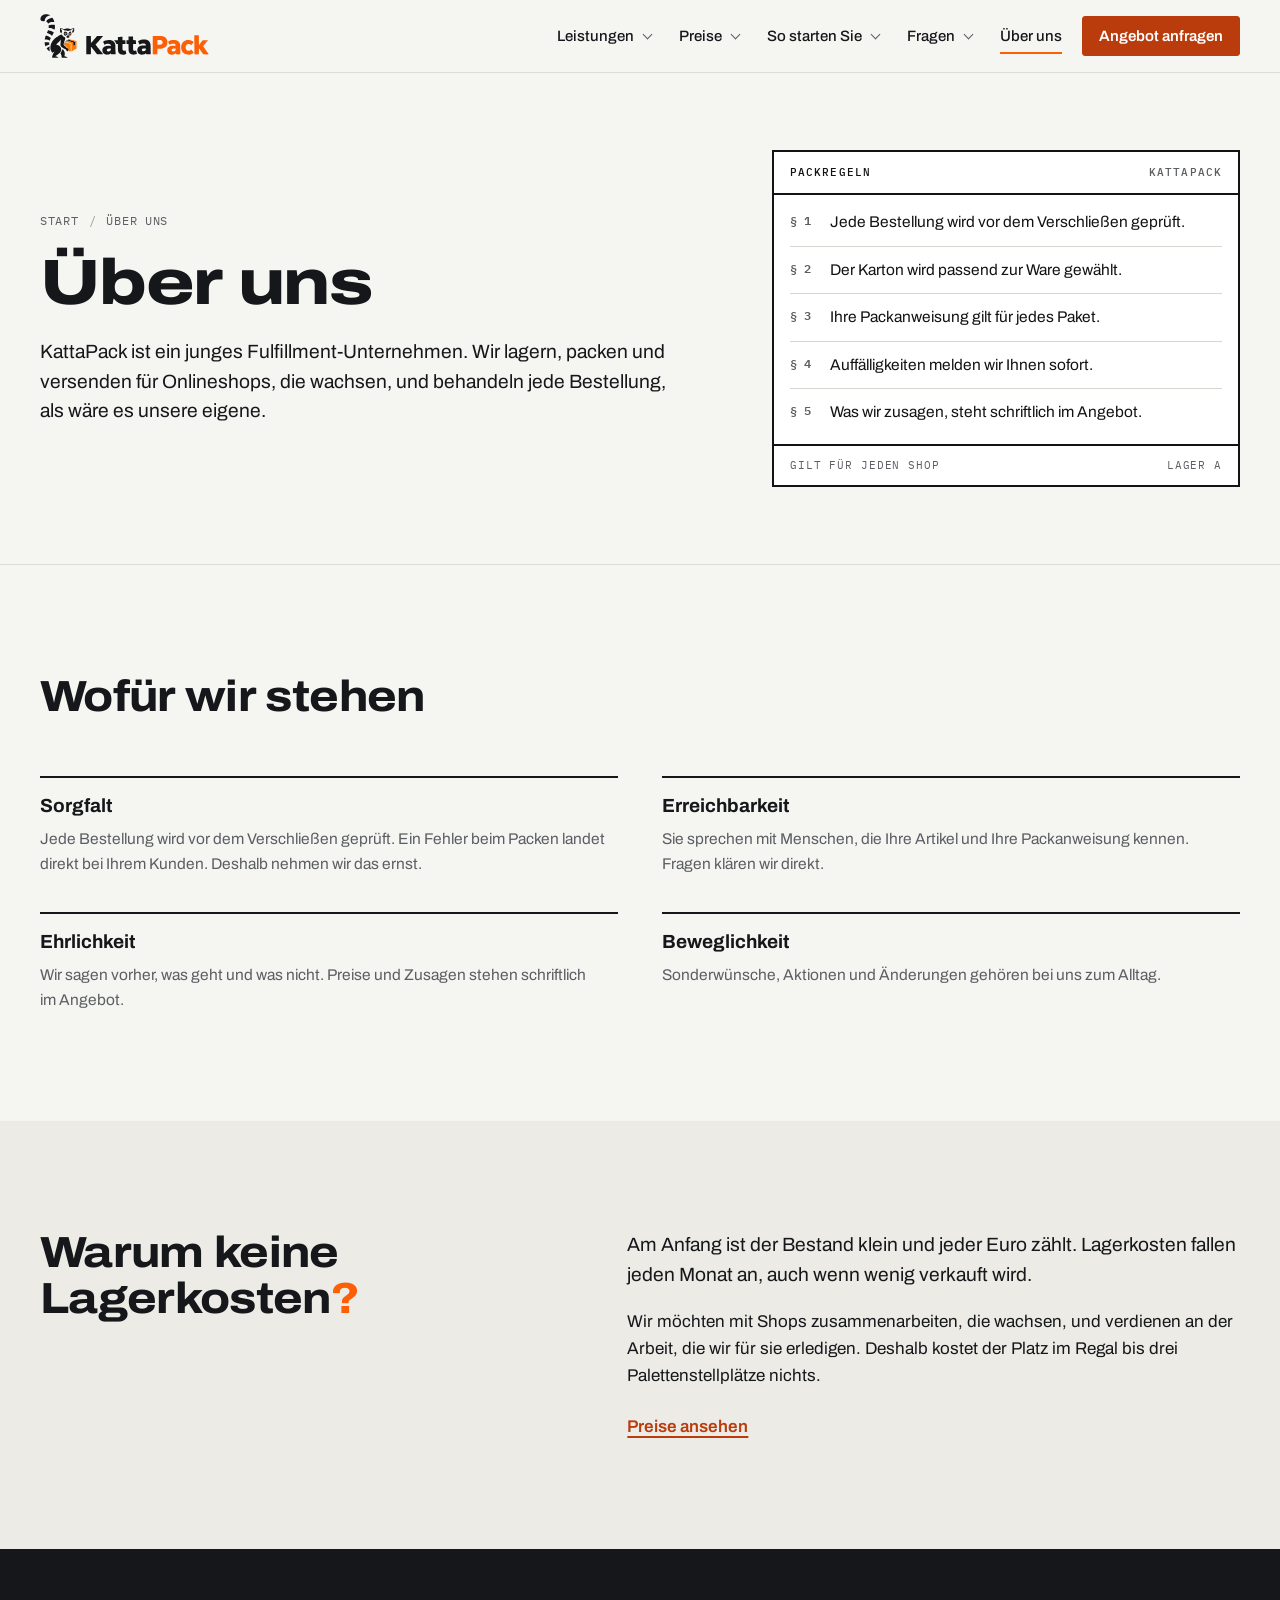
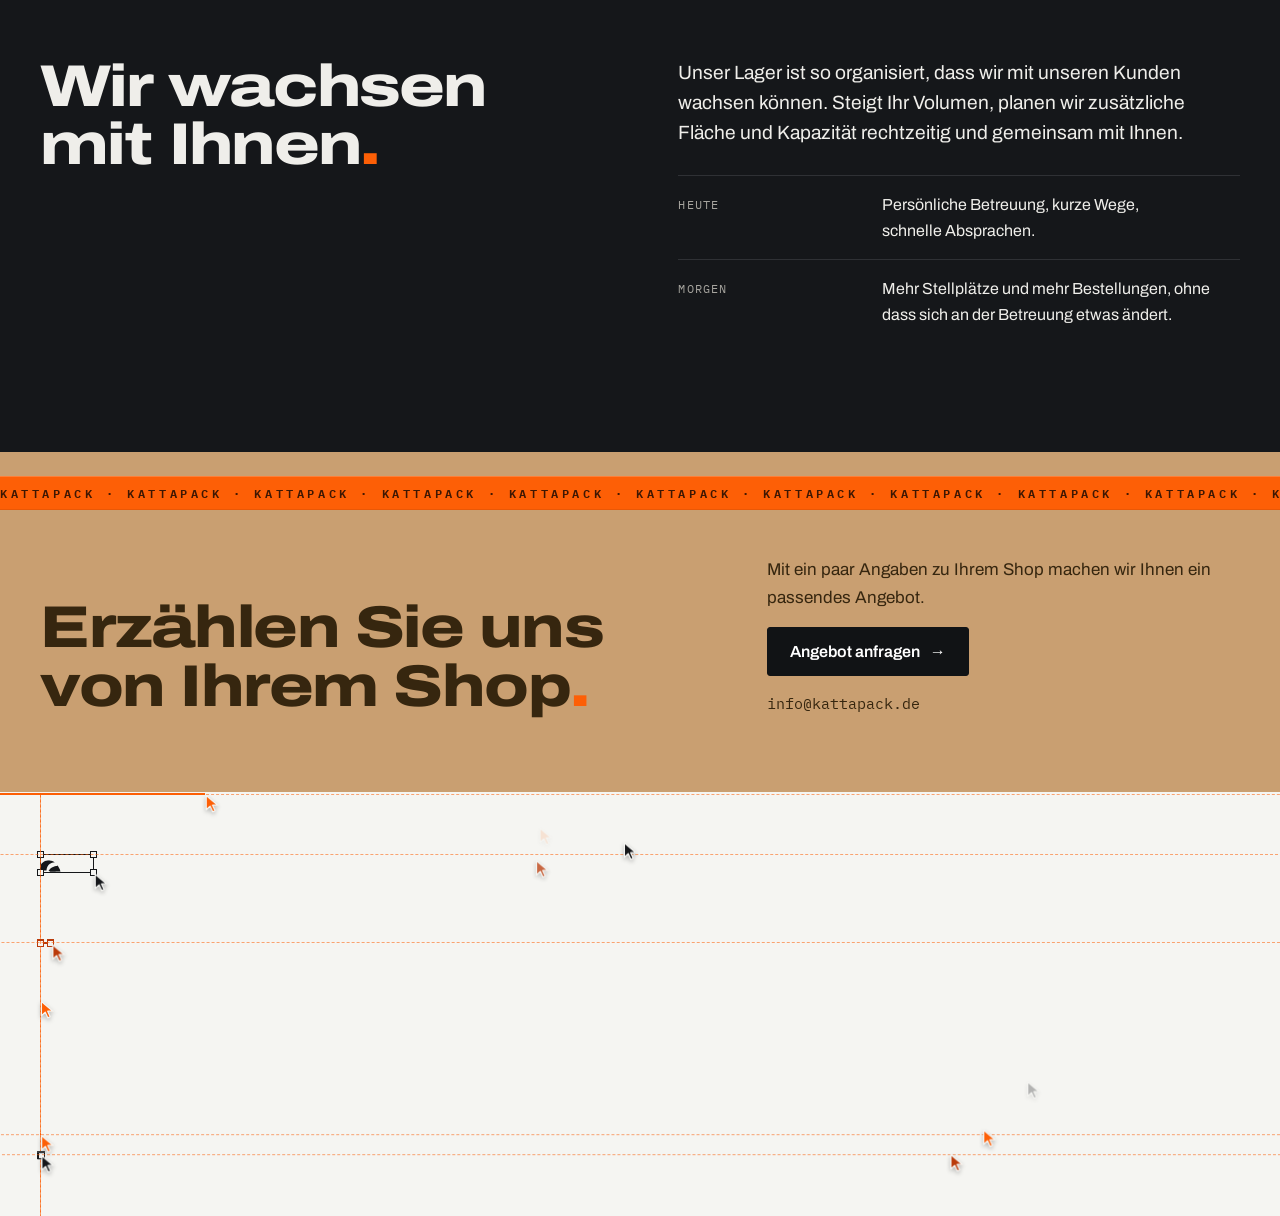
<file: ueber-uns.html>
<!doctype html>
<html lang="de">
<head>
<meta charset="utf-8">
<meta name="viewport" content="width=device-width, initial-scale=1, viewport-fit=cover">
<title>Über uns · KattaPack</title>
<meta name="description" content="KattaPack ist ein junges Fulfillment-Unternehmen für wachsende Onlineshops. Wofür wir stehen und wie wir arbeiten.">
<meta property="og:type" content="website">
<meta property="og:locale" content="de_DE">
<meta property="og:site_name" content="KattaPack">
<meta property="og:title" content="Über uns · KattaPack">
<meta property="og:description" content="KattaPack ist ein junges Fulfillment-Unternehmen für wachsende Onlineshops. Wofür wir stehen und wie wir arbeiten.">
<meta name="theme-color" content="#F5F5F2" media="(prefers-color-scheme: light)">
<meta name="theme-color" content="#111213" media="(prefers-color-scheme: dark)">
<link rel="icon" href="favicon.ico" sizes="32x32">
<link rel="icon" href="favicon.svg" type="image/svg+xml">
<link rel="apple-touch-icon" href="apple-touch-icon.png">
<link rel="stylesheet" href="fonts/fonts.css">
<link rel="stylesheet" href="site.css?v=5508dc8877">
</head>
<body>
<div class="site page-ueber-uns"><svg class="sprite" aria-hidden="true" focusable="false"><symbol id="kp-mark" viewBox="301.7 91.7 550.0 661.0"><path fill="currentColor" fill-rule="evenodd" d="M490.5,750.3C490.1,750.2 489.5,750.0 489.0,750.0C488.2,750.0 485.4,748.4 483.9,747.0C482.5,745.7 481.5,743.7 480.8,740.9C480.0,737.2 480.4,734.3 482.6,726.4C487.3,710.1 495.1,691.4 502.7,678.5C503.9,676.5 505.5,673.9 506.2,672.7C507.3,670.7 509.1,668.0 513.8,661.2C516.3,657.5 515.9,657.4 510.8,660.1C505.3,663.0 491.5,670.7 489.4,672.0C487.9,672.9 487.6,673.0 486.9,672.6C485.6,671.9 476.0,662.2 475.3,660.8C474.9,660.1 473.9,658.4 473.0,657.1C468.1,649.9 463.4,640.3 460.9,632.5C459.9,629.2 457.4,618.9 456.8,616.0C455.2,606.2 454.5,589.4 455.5,580.3C456.6,569.3 459.3,557.6 463.4,545.3C465.1,540.2 469.0,530.6 471.2,526.2C480.2,508.3 493.8,489.0 507.0,475.5C509.5,472.9 512.4,469.9 513.5,468.7C518.9,462.9 534.2,449.8 544.2,442.4C547.7,439.8 550.9,437.4 551.3,437.1C553.8,435.2 566.0,427.3 571.3,424.1C580.3,418.7 585.4,416.0 594.1,412.0C607.0,406.0 626.5,398.8 627.5,399.7C627.7,399.9 628.9,401.8 630.0,404.0C634.0,412.0 636.8,415.7 643.0,421.8C650.6,429.2 660.8,435.8 670.5,439.5C672.2,440.2 673.9,441.0 674.2,441.4C675.1,442.4 676.8,447.9 677.5,452.1C678.0,454.8 678.0,456.7 677.9,461.6C677.7,468.2 677.1,471.7 675.2,476.5C673.3,481.2 667.1,498.6 661.0,516.2C659.5,520.6 657.4,527.0 656.8,529.3C653.7,541.3 652.3,547.9 652.3,550.5C652.3,551.7 652.6,552.1 660.9,560.5C665.7,565.3 674.5,574.3 680.7,580.7C700.4,601.1 703.0,603.7 703.8,603.8C704.2,603.9 706.1,604.2 707.9,604.5C709.8,604.8 712.3,605.4 713.4,605.7C714.6,606.0 715.5,606.3 715.6,606.3C715.6,606.3 715.5,605.9 715.2,605.3C714.9,604.8 714.7,604.3 714.8,604.3C714.8,604.3 715.7,604.6 716.7,605.0C721.5,606.6 723.0,607.4 726.5,610.2C731.1,613.8 733.7,616.5 735.7,619.5C737.0,621.6 737.2,622.0 737.3,624.1C737.4,626.2 737.3,626.7 736.6,627.7C735.6,629.2 733.9,630.0 731.7,630.0C729.2,630.0 727.1,629.4 723.4,627.6C719.9,625.8 720.0,625.7 721.0,630.3C721.5,632.9 722.0,634.0 724.5,638.4C726.1,641.2 727.6,643.7 727.9,644.0C728.1,644.3 728.3,645.1 728.3,645.8C728.3,646.9 728.2,647.1 727.7,646.9C727.3,646.8 726.8,647.0 726.5,647.4C725.7,648.3 721.1,649.9 718.1,650.4C715.9,650.7 714.8,650.7 711.5,650.2C703.2,649.1 698.3,646.7 694.4,641.8C691.3,638.0 689.5,633.7 687.8,626.6C687.5,625.4 687.0,624.0 686.7,623.7C686.4,623.3 681.6,620.7 676.0,617.8C667.0,613.2 659.9,609.4 651.5,604.7C650.0,603.9 647.0,602.2 644.7,601.0C637.6,597.2 629.8,592.3 623.1,587.3C615.8,581.9 610.5,575.5 608.3,569.6C607.0,566.0 606.6,560.3 606.8,546.7C607.0,535.8 607.2,531.6 608.2,519.8C608.5,516.4 608.9,510.7 609.2,507.2C609.4,503.7 609.9,498.7 610.2,496.2C610.4,493.6 610.8,489.8 611.0,487.8C611.2,485.7 611.5,483.0 611.7,481.8C612.2,478.2 612.2,474.9 611.8,474.8C611.6,474.7 610.8,475.5 610.1,476.6C608.9,478.5 603.6,486.1 601.2,489.3C598.7,492.7 590.8,502.5 587.8,505.8C575.3,520.1 562.3,532.6 545.9,546.3C543.2,548.5 541.0,550.5 541.0,550.6C541.0,551.2 542.0,551.6 545.0,552.2C549.9,553.1 555.3,554.5 561.3,556.5C577.0,561.8 594.4,573.8 602.5,584.7C607.3,591.2 608.2,592.7 610.0,596.5C613.3,603.4 614.8,608.5 616.3,618.6C617.2,624.8 616.5,633.7 614.3,641.9C612.7,647.9 609.3,656.7 607.5,659.3C607.1,660.0 606.1,661.6 605.4,662.8C604.7,664.1 603.3,666.3 602.3,667.6C601.3,669.0 600.3,670.4 600.0,670.8C598.5,673.0 593.6,678.3 588.7,682.8C580.8,690.1 571.1,697.4 555.8,707.7C553.3,709.5 550.2,711.6 549.0,712.4C547.8,713.2 545.9,714.4 544.8,715.1C543.7,715.7 541.1,717.5 538.9,719.1C536.8,720.6 533.7,722.8 532.0,724.0C530.0,725.4 529.0,726.3 529.1,726.6C529.1,727.0 530.4,727.4 534.4,728.2C547.1,730.8 554.9,733.1 561.5,736.4C568.8,739.9 572.4,742.8 574.5,746.8C576.7,750.9 581.4,750.5 532.9,750.5C509.9,750.5 490.8,750.4 490.5,750.3ZM633.6,750.3C629.9,749.9 627.3,748.1 625.6,744.9C624.3,742.2 623.7,739.2 623.7,735.0C623.7,730.2 623.0,725.6 621.0,715.2C620.9,714.4 620.4,712.6 620.0,711.2C617.1,700.6 613.1,692.4 607.7,686.0C605.9,683.9 605.0,682.6 605.0,682.3C605.0,682.1 606.2,680.5 607.8,678.6C613.8,671.2 619.3,661.9 621.6,655.2C623.2,650.5 624.8,643.9 625.3,639.8C625.8,635.8 626.1,635.3 628.5,633.1C629.6,632.0 632.2,629.4 634.2,627.2C639.1,621.8 639.6,621.3 640.0,621.3C641.1,621.3 647.4,628.4 653.1,636.1C659.9,645.2 665.6,656.0 668.4,665.5C671.6,676.0 672.4,688.8 670.7,701.6C669.6,709.7 668.5,714.5 666.0,723.1C665.2,725.8 665.1,726.5 665.4,726.9C665.6,727.1 667.8,727.6 670.2,728.0C678.0,729.3 686.1,731.2 690.8,732.9C692.1,733.3 693.6,733.8 694.2,734.0C696.6,734.8 704.1,738.8 706.6,740.6C709.9,743.1 711.4,744.8 712.8,747.6C713.6,749.3 713.7,749.7 713.4,750.1C713.0,750.6 708.9,750.6 674.4,750.6C653.2,750.5 634.8,750.4 633.6,750.3ZM441.7,650.2C434.9,646.8 428.2,642.7 424.0,639.4C418.6,635.0 410.7,626.9 407.3,622.3C406.7,621.4 405.2,619.5 404.1,618.0C401.2,614.3 398.0,609.3 398.2,609.0C398.3,608.8 398.9,608.4 399.5,608.2C400.1,607.9 401.7,606.8 403.1,605.8C415.5,596.0 414.5,596.7 420.4,592.8C424.5,590.1 429.5,587.3 438.0,582.9C440.3,581.7 440.9,581.3 441.1,580.5C441.7,578.5 442.3,577.3 443.2,576.8C444.0,576.3 444.1,576.3 444.7,576.8C445.8,577.9 445.8,579.2 444.5,585.0C443.9,588.0 443.3,591.6 443.2,593.0C443.0,594.4 442.7,596.6 442.5,598.0C441.7,602.5 441.2,608.7 441.5,612.2C441.6,614.0 441.8,617.6 442.0,620.2C442.3,626.1 443.3,633.6 444.5,639.2C445.4,643.1 447.0,649.8 447.4,650.9C447.7,652.1 447.6,652.7 446.9,652.7C446.7,652.7 444.3,651.6 441.7,650.2ZM382.1,579.4C381.3,577.6 378.3,570.2 376.0,564.5C375.1,562.3 374.3,560.1 374.2,559.5C374.0,558.9 373.7,557.8 373.5,557.0C372.9,554.9 371.7,548.8 371.0,544.5C370.2,539.1 369.6,532.0 369.4,524.3L369.2,516.1L370.2,515.0L371.3,513.8L373.2,514.6C375.0,515.4 375.0,515.4 381.0,515.0C388.6,514.4 405.3,514.7 410.5,515.5C412.5,515.8 415.8,516.3 417.8,516.5C419.8,516.8 424.1,517.7 427.3,518.4C431.9,519.4 433.4,519.6 435.1,519.4C437.8,519.2 438.1,519.5 437.9,522.2C436.8,535.4 436.9,537.8 438.3,548.1C439.2,554.0 439.2,555.1 438.3,555.9C437.6,556.5 437.6,556.5 436.3,555.7C435.2,555.1 434.6,555.0 433.4,555.2C431.3,555.4 424.6,556.9 422.3,557.6C410.2,561.0 394.6,568.5 387.6,574.3C383.8,577.4 383.3,578.1 383.4,579.5C383.6,581.3 382.9,581.3 382.1,579.4ZM798.0,571.4C797.6,571.0 797.5,566.6 797.3,547.2C797.2,534.2 797.1,523.5 797.1,523.5C795.0,522.6 794.0,522.2 791.7,521.3C790.1,520.7 787.4,519.8 785.7,519.1C783.9,518.5 781.7,517.7 780.7,517.3C779.7,517.0 777.3,516.1 775.5,515.3C773.7,514.6 771.4,513.7 770.5,513.3C769.6,513.0 767.9,512.3 766.7,511.8C765.5,511.3 761.8,509.9 758.5,508.7C755.2,507.4 751.3,505.9 749.8,505.3C748.4,504.8 745.5,503.7 743.5,503.0C741.6,502.3 738.0,500.9 735.5,499.8C733.1,498.8 730.3,497.7 729.3,497.4C728.3,497.0 726.2,496.2 724.7,495.7C723.1,495.1 720.5,494.2 719.0,493.6L716.1,492.6L711.8,494.5C707.3,496.5 706.0,497.0 698.2,500.2C695.6,501.2 692.9,502.3 692.2,502.6C690.3,503.5 689.1,504.0 687.0,504.7C684.6,505.4 678.3,507.9 677.9,508.3C677.4,508.6 676.0,508.2 676.0,507.7C676.0,507.5 675.8,507.4 675.6,507.4C675.4,507.5 675.2,507.3 675.1,507.0C675.0,506.7 675.5,506.2 676.3,505.7C677.1,505.2 678.3,504.4 679.1,503.8C684.4,500.0 700.1,490.8 708.7,486.6C729.5,476.4 730.4,475.9 731.4,476.1C731.9,476.2 732.3,476.2 732.3,476.0C732.3,475.9 732.7,475.6 733.1,475.4C733.7,475.2 734.2,475.3 735.3,475.7C736.9,476.4 737.9,476.8 743.8,478.9C745.9,479.6 748.5,480.6 749.7,481.1C753.2,482.5 755.5,483.3 761.0,485.2C763.8,486.2 767.0,487.3 768.0,487.7C769.0,488.1 770.4,488.6 771.2,488.8C771.9,489.1 774.2,489.9 776.3,490.7C780.4,492.2 784.4,493.5 788.2,494.8C789.4,495.2 792.2,496.3 794.3,497.1C796.4,497.9 801.2,499.6 804.8,500.8C808.5,502.1 812.2,503.4 813.0,503.7C813.8,504.1 815.0,504.5 815.6,504.7C818.3,505.3 825.5,508.3 826.1,509.0C826.7,509.7 826.7,511.1 826.6,534.3C826.5,555.5 826.4,559.0 826.0,559.6C825.7,560.1 821.1,562.5 813.5,566.2C803.2,571.2 801.4,572.0 800.0,572.0C798.9,572.0 798.3,571.8 798.0,571.4ZM668.0,556.3C667.7,556.1 666.9,555.2 666.3,554.3C665.7,553.3 664.5,551.6 663.6,550.5C662.5,549.2 662.0,548.3 662.1,547.9C662.2,547.5 662.4,546.5 662.6,545.7C662.8,544.8 663.4,542.1 664.0,539.7C666.7,527.8 667.2,526.0 667.8,524.4C668.1,523.8 668.2,523.1 668.1,522.8C668.0,522.4 668.2,522.3 669.1,522.3L670.2,522.3L670.4,532.6C670.8,550.3 670.8,556.7 670.2,556.7C669.9,556.7 669.6,556.5 669.5,556.3C669.3,556.1 669.1,556.1 668.9,556.3C668.6,556.5 668.3,556.5 668.0,556.3ZM441.7,493.6C441.5,493.4 441.3,492.8 441.3,492.3C441.3,490.7 441.0,490.4 438.2,488.9C434.0,486.6 419.8,481.0 415.5,480.0C415.0,479.9 413.1,479.4 411.3,478.9C401.2,476.3 390.3,474.9 380.3,474.8C375.0,474.8 374.7,474.9 373.8,475.6C372.1,476.9 371.4,477.2 370.8,476.7C370.5,476.4 370.4,475.9 370.5,475.5C370.6,475.1 370.8,473.0 371.0,470.7C371.7,462.3 373.4,452.6 375.2,446.7C375.6,445.3 376.2,443.2 376.5,442.0C377.0,440.0 379.6,432.0 380.8,428.8C381.9,425.7 386.7,414.8 387.2,414.3C388.2,413.2 389.0,413.2 389.9,414.1C390.9,415.0 392.7,415.7 402.8,419.0C420.8,424.9 439.2,434.4 456.6,446.9C458.9,448.5 459.1,448.6 460.6,448.4C463.3,448.1 463.3,448.6 461.0,453.2C455.2,464.9 447.3,483.1 445.2,489.7C444.0,493.3 442.8,494.7 441.7,493.6ZM713.5,448.8C710.8,448.4 709.7,448.1 707.0,446.8C701.0,443.8 694.7,436.3 694.7,432.3C694.7,431.1 694.9,430.7 696.4,429.1C698.0,427.4 704.0,422.7 706.9,420.7C708.7,419.5 710.2,417.3 713.5,410.5C716.9,403.4 717.0,403.3 720.3,403.3C722.1,403.3 722.5,403.4 723.6,404.5C724.9,405.7 725.5,406.7 728.8,413.7C730.9,418.1 730.9,418.2 734.9,422.2C737.1,424.4 739.5,427.0 740.2,428.1C741.4,429.9 741.4,430.1 741.3,432.3C741.0,436.5 738.0,441.1 733.3,444.6C730.2,447.0 727.3,448.2 723.3,448.8C719.6,449.4 718.0,449.4 713.5,448.8ZM477.7,418.8C477.0,418.5 476.3,418.1 476.0,418.0C475.4,417.7 474.8,416.5 474.5,415.3C474.4,414.5 471.1,411.7 463.1,405.7C457.6,401.5 456.0,400.4 450.4,397.0C438.6,389.9 427.5,384.7 416.1,380.8C411.9,379.3 409.3,378.8 405.3,378.5C404.5,378.5 403.7,378.4 403.4,378.4C402.6,378.3 402.7,377.0 403.5,375.1C405.3,371.2 408.3,364.0 408.3,363.7C408.3,363.6 409.4,361.0 410.6,358.0C411.9,355.0 414.3,348.9 416.0,344.4C419.0,336.4 419.6,334.9 420.5,334.5C420.8,334.4 422.3,335.0 424.0,335.8C425.6,336.7 427.3,337.3 427.7,337.3C428.1,337.3 429.0,337.5 429.6,337.6C430.3,337.8 432.0,338.2 433.5,338.5C444.4,340.7 457.9,344.7 467.6,348.5C470.2,349.5 472.4,350.3 472.5,350.3C472.6,350.3 475.6,351.7 479.2,353.3C485.4,356.1 495.3,361.3 499.7,363.9C501.7,365.1 502.7,365.2 504.0,364.5C504.8,364.0 505.7,364.3 505.7,365.1C505.7,365.8 499.0,383.0 496.7,388.3C494.1,394.4 489.6,403.1 486.5,408.2C484.7,411.1 482.5,414.7 481.6,416.2C480.3,418.4 479.4,419.5 478.9,419.3C478.9,419.3 478.3,419.1 477.7,418.8ZM674.4,418.2C668.0,413.5 662.6,408.2 660.2,404.1C658.3,400.8 655.9,394.2 655.3,390.4C654.3,383.8 656.6,374.3 660.7,367.7C664.6,361.5 671.8,354.0 673.8,354.0C675.4,354.0 684.9,357.4 689.5,359.7C697.2,363.3 700.8,366.0 704.5,370.5C707.2,373.8 709.1,377.6 710.0,381.5C710.6,384.1 710.7,385.2 710.6,389.2C710.4,394.0 709.9,395.9 708.0,399.6C707.0,401.5 704.1,404.6 701.2,406.8C698.3,408.9 677.8,419.3 676.5,419.3C676.1,419.3 675.2,418.8 674.4,418.2ZM747.8,416.7C738.6,410.3 732.0,404.7 730.3,402.0C728.0,398.1 726.8,392.5 727.1,386.4C727.3,381.9 727.9,379.6 729.7,375.7C733.6,367.3 741.2,361.2 754.3,355.8C755.8,355.2 757.2,354.7 757.5,354.7C758.3,354.7 759.5,356.0 761.8,359.4C766.3,366.0 769.3,373.2 770.3,379.3C770.8,382.4 770.8,388.9 770.3,391.5C769.3,396.9 766.8,402.9 763.4,407.9C760.8,411.9 753.2,419.0 751.7,419.0C751.4,419.0 749.6,418.0 747.8,416.7ZM684.9,398.9C690.4,397.7 695.1,391.7 694.5,386.5C694.1,383.0 690.9,378.4 687.7,376.8C684.2,375.1 681.4,374.9 678.4,376.3C674.6,378.1 671.9,381.1 670.8,385.0C670.4,386.5 670.3,387.2 670.6,388.8C671.3,392.3 673.9,395.9 677.3,397.9C677.8,398.1 681.8,399.3 682.5,399.3C682.7,399.3 683.8,399.1 684.9,398.9ZM750.7,399.0C751.2,398.9 751.9,398.6 752.4,398.5C752.9,398.4 754.4,397.3 755.8,395.9C758.7,392.9 759.8,390.5 759.8,387.0C759.8,385.2 759.6,384.5 758.7,382.7C757.4,380.4 755.2,378.0 753.6,377.1C751.4,376.0 749.4,375.6 748.1,376.0C744.1,377.3 741.2,379.9 739.2,384.1C737.0,388.4 737.6,391.2 741.2,395.3C744.1,398.5 748.1,400.1 750.7,399.0ZM745.9,395.0C743.1,394.1 741.7,391.8 741.7,387.7C741.7,384.4 742.1,383.0 743.5,381.7C744.7,380.5 746.3,380.0 748.8,380.0C752.2,380.0 754.3,381.3 755.5,384.1C756.1,385.5 756.2,388.9 755.6,390.8C754.7,394.1 749.9,396.2 745.9,395.0ZM678.3,394.3C677.2,393.7 676.6,393.1 675.9,391.7C675.0,390.0 675.0,389.6 675.1,386.8C675.2,384.1 675.3,383.6 676.1,382.4C677.4,380.4 679.1,379.7 682.4,379.7C684.5,379.7 685.2,379.8 686.7,380.6C689.3,381.9 689.7,382.7 689.9,386.6C690.1,390.7 689.5,392.4 687.3,393.9C686.1,394.7 685.5,394.8 682.9,394.9C680.2,395.0 679.6,395.0 678.3,394.3ZM621.5,382.1C616.1,379.1 609.6,373.2 606.6,368.6C604.9,366.1 602.3,360.4 601.1,356.8C599.2,351.1 598.8,348.1 598.9,338.3C598.9,333.0 599.0,328.6 599.3,327.3C599.5,326.1 599.9,323.8 600.2,322.2C601.1,316.5 604.9,303.8 606.0,302.6C606.5,302.1 607.0,302.0 608.2,302.2C613.0,302.8 625.9,306.5 631.5,308.9C636.9,311.2 645.6,315.4 649.8,317.6C652.4,319.0 654.9,320.3 655.3,320.6C656.6,321.2 657.0,321.1 660.0,319.7C661.6,319.0 663.5,318.2 664.3,317.9C665.2,317.6 667.7,316.7 670.1,315.9C676.6,313.6 683.4,311.9 693.0,310.4C698.3,309.6 717.2,309.6 722.0,310.4C723.7,310.7 726.4,311.1 727.8,311.4C736.5,312.6 744.9,315.3 755.2,319.9L759.3,321.7L765.4,318.5C777.7,312.2 789.7,307.5 800.8,304.7C809.8,302.5 809.6,302.5 810.6,305.9C812.6,312.5 813.1,317.4 813.1,328.0C813.1,336.0 813.0,337.7 812.4,341.3C811.1,348.6 808.1,356.5 804.5,362.0C801.2,367.2 793.3,375.1 788.6,378.1C786.8,379.2 786.7,378.8 786.7,373.7C786.7,366.5 785.7,360.9 783.4,353.8C782.6,351.6 782.0,349.5 782.0,349.1C782.0,348.8 782.6,347.6 783.4,346.6C784.2,345.6 785.7,343.6 786.9,342.1C790.5,337.4 794.3,331.0 798.4,322.8C802.5,314.7 802.7,313.8 801.1,313.9C796.5,314.2 770.1,325.9 766.7,329.1C766.1,329.7 763.7,332.4 761.5,335.2L757.4,340.1L749.9,340.0C743.9,340.0 741.8,340.1 739.4,340.5C734.6,341.4 728.7,343.6 723.0,346.5C721.0,347.5 719.0,348.3 718.5,348.3C718.1,348.3 716.8,347.9 715.7,347.3C711.6,345.3 702.0,341.8 696.8,340.5C692.0,339.3 682.8,339.1 673.0,339.9L670.5,340.1L668.3,338.6C665.3,336.7 661.1,334.3 654.8,330.9C651.9,329.4 647.9,327.1 645.8,326.0C634.6,319.7 613.9,311.5 613.0,313.0C612.7,313.4 615.7,320.4 619.1,327.2C621.3,331.7 626.8,340.6 630.1,345.1C631.1,346.6 632.0,348.0 632.0,348.2C632.0,348.4 631.1,350.4 630.0,352.7C625.8,361.6 624.4,367.3 624.1,376.6C624.0,380.2 623.8,382.4 623.5,382.6C623.3,382.9 622.6,382.6 621.5,382.1ZM515.4,327.9C514.9,327.4 514.9,325.7 515.3,324.5C515.6,323.9 515.6,323.4 515.3,323.0C514.9,322.2 505.1,317.3 499.8,315.2C489.9,311.3 484.8,309.6 479.2,308.0C477.9,307.6 476.4,307.2 475.8,307.0C471.3,305.6 460.8,303.5 453.5,302.5C441.5,300.9 434.1,300.5 431.8,301.5C430.2,302.2 429.2,302.1 428.5,301.3C427.9,300.7 427.9,300.5 428.4,296.6C428.7,294.3 429.2,289.6 429.4,286.0C429.7,280.3 429.7,278.7 429.2,273.2C428.3,263.8 428.3,263.7 429.6,262.8C430.3,262.3 431.3,262.0 432.1,262.0C432.8,262.0 435.8,261.3 438.8,260.5C441.7,259.7 445.2,258.8 446.5,258.6C447.8,258.3 450.2,257.7 451.8,257.4C459.2,255.7 472.5,254.2 483.0,253.7C490.8,253.4 502.0,253.7 510.7,254.5L516.5,255.1L518.2,254.2C520.2,253.2 520.8,253.1 521.3,253.8C521.6,254.1 522.0,257.4 522.4,261.9C523.4,272.2 523.4,294.0 522.6,301.3C521.5,310.1 521.4,310.9 519.3,319.7C517.8,325.8 517.4,326.9 516.4,327.7C515.9,328.2 515.7,328.2 515.4,327.9ZM422.4,238.2C417.9,226.9 414.0,220.1 408.3,214.2C403.6,209.3 396.3,204.1 392.0,202.6C385.8,200.4 385.3,200.2 385.3,199.5C385.3,198.8 386.4,198.9 389.2,199.9C390.6,200.3 392.0,200.6 392.3,200.5C392.7,200.4 393.9,199.0 395.0,197.4C402.6,186.9 412.0,177.5 421.2,171.3C428.0,166.6 434.2,163.3 443.8,159.2C450.7,156.2 461.5,153.0 469.0,151.7C478.1,150.1 478.4,150.0 480.6,148.7C481.7,147.9 482.9,147.3 483.3,147.3C484.0,147.3 486.1,150.2 492.5,159.7C495.8,164.5 502.7,177.4 504.6,182.0C507.7,189.6 509.0,193.2 510.1,196.7C511.8,202.3 512.9,206.5 513.4,209.1C513.8,211.4 513.8,211.4 513.0,212.0C512.0,212.9 510.8,212.8 509.2,211.8L507.9,210.8L496.7,210.8C485.6,210.9 480.6,211.2 474.8,212.2C473.4,212.5 471.0,212.9 469.5,213.1C458.7,215.0 444.4,220.0 434.4,225.5C430.7,227.5 425.4,230.9 424.7,231.8C424.5,232.1 424.2,233.4 424.2,234.9C424.1,237.4 423.7,239.0 423.0,239.0C422.8,239.0 422.5,238.7 422.4,238.2ZM342.2,200.1C334.9,199.6 324.0,196.5 317.0,193.0C313.2,191.1 307.9,184.5 305.7,179.0C301.5,168.5 304.0,152.9 312.3,137.7C319.9,123.6 333.8,110.4 349.0,102.9C358.0,98.4 366.0,95.9 376.3,94.4C382.3,93.5 400.2,93.7 406.4,94.6C416.4,96.1 427.6,99.6 435.3,103.5C443.3,107.6 445.6,108.9 448.7,111.2C452.7,114.2 453.2,114.7 452.7,115.6C451.9,117.1 449.9,117.4 448.1,116.3C447.0,115.6 446.8,115.6 443.7,115.9C438.7,116.5 436.2,117.0 429.4,119.0C418.4,122.1 405.5,128.4 398.7,133.9C394.8,137.1 389.0,143.1 386.3,146.6C380.0,155.1 376.1,163.1 372.8,174.5C371.6,178.8 370.2,187.7 369.8,193.6C369.7,195.8 369.4,197.9 369.2,198.2C368.8,198.8 365.5,199.4 359.7,200.0C356.7,200.3 346.1,200.4 342.2,200.1Z"/><path fill="#FD7C05" fill-rule="evenodd" d="M759.0,656.8C758.5,656.6 757.0,656.2 755.6,656.0C754.3,655.7 752.7,655.3 752.2,655.0C751.1,654.4 746.4,652.8 739.7,650.8C737.4,650.2 734.8,649.3 734.0,649.0C733.2,648.7 731.3,648.0 729.9,647.6C728.1,647.0 727.2,646.5 726.9,646.1C726.7,645.7 725.1,642.9 723.4,640.0C720.6,635.2 720.2,634.3 719.6,631.6C719.3,629.9 719.0,627.6 719.0,626.5C719.0,623.6 719.3,623.5 724.2,626.0C726.4,627.0 729.0,628.1 730.0,628.3C731.7,628.7 732.1,628.7 733.2,628.1C735.0,627.3 736.1,625.5 735.9,624.0C735.6,622.5 733.2,618.9 730.8,616.5C727.7,613.3 721.8,608.7 719.7,608.0C717.3,607.1 715.3,606.0 715.3,605.7C715.3,605.5 714.6,604.5 713.8,603.5C712.9,602.5 711.5,600.9 710.7,600.0C709.9,599.0 707.5,596.3 705.3,594.0C703.2,591.7 699.2,587.4 696.6,584.3C693.9,581.3 689.0,576.1 685.8,572.7C682.6,569.3 678.8,565.1 677.3,563.5C675.8,561.9 674.1,560.2 673.5,559.9C672.9,559.6 672.1,558.8 671.7,558.2C671.3,557.5 670.6,556.8 670.2,556.7L669.3,556.3L669.3,551.8C669.2,532.8 669.0,523.9 668.5,523.4C667.8,522.8 667.9,522.2 668.7,519.9C669.0,518.9 669.3,517.8 669.3,517.5C669.3,517.2 669.6,516.7 670.0,516.3C670.6,515.7 670.9,515.7 672.3,515.9C673.1,516.0 674.7,516.4 675.7,516.7C676.7,517.1 678.9,517.7 680.5,518.2C682.1,518.6 684.6,519.3 686.0,519.7C687.4,520.1 690.0,520.7 691.8,521.2C693.7,521.7 695.5,522.2 696.0,522.3C697.0,522.7 701.4,524.0 705.5,525.1C707.1,525.6 709.4,526.3 710.5,526.7C711.6,527.1 713.6,527.6 715.0,527.9C716.4,528.2 718.2,528.6 719.0,528.9C719.8,529.2 722.5,530.0 725.0,530.7C727.5,531.4 730.8,532.4 732.3,532.9C733.9,533.3 735.5,533.9 736.0,534.0C736.5,534.1 738.3,534.7 740.2,535.2C742.0,535.6 744.9,536.5 746.6,537.0C748.3,537.6 750.0,538.0 750.4,538.0C750.7,538.0 751.4,538.2 751.9,538.4C752.4,538.7 754.0,539.2 755.5,539.5C758.9,540.2 760.8,540.9 761.3,541.5C761.9,542.2 761.9,656.2 761.3,656.9C760.8,657.5 760.1,657.4 759.0,656.8ZM770.6,655.4C770.4,655.3 770.3,628.9 770.3,596.7C770.3,564.5 770.2,537.7 770.0,537.2C769.9,536.6 769.4,536.0 768.8,535.6C767.8,535.0 761.8,533.1 758.2,532.2C756.3,531.7 751.4,530.3 748.5,529.3C747.4,528.9 745.5,528.4 744.3,528.2C743.1,528.0 740.5,527.2 738.5,526.6C736.5,526.0 733.4,525.0 731.7,524.5C724.0,522.3 721.4,521.5 719.7,520.9C718.8,520.5 717.1,520.0 716.1,519.8C713.6,519.2 707.4,517.5 706.3,517.1C705.9,516.9 704.9,516.6 704.2,516.4C703.4,516.2 701.6,515.7 700.0,515.2C698.4,514.8 696.3,514.2 695.2,514.0C694.1,513.8 692.7,513.4 692.1,513.1C691.4,512.8 689.6,512.3 688.2,512.0C684.4,511.1 676.9,508.6 676.2,507.9C676.0,507.8 676.0,507.5 676.3,507.2C676.8,506.7 682.4,504.4 685.7,503.3C687.8,502.6 689.0,502.2 690.8,501.3C691.6,501.0 694.3,499.8 696.8,498.8C704.6,495.7 706.0,495.1 710.3,493.2C712.6,492.2 715.0,491.3 715.5,491.2C716.5,491.0 718.7,491.6 726.0,494.3C727.6,494.9 729.7,495.7 730.7,496.0C731.7,496.4 734.5,497.5 736.9,498.5C739.3,499.5 742.9,500.9 744.9,501.6C746.9,502.4 749.7,503.4 751.2,504.0C752.6,504.6 756.5,506.1 759.8,507.3C763.1,508.6 766.8,510.0 768.0,510.5C769.2,511.0 770.9,511.7 771.8,512.0C772.8,512.3 775.0,513.2 776.8,514.0C778.7,514.7 781.0,515.6 782.0,516.0C783.0,516.3 785.3,517.1 787.0,517.8C788.7,518.4 791.6,519.5 793.4,520.1C797.0,521.4 798.0,521.9 798.4,522.5C798.5,522.7 798.7,533.1 798.7,545.7C798.7,558.2 798.8,568.9 799.0,569.3C799.1,569.7 799.4,570.2 799.7,570.4C800.3,570.8 823.9,559.4 824.7,558.3C825.1,557.6 825.2,554.3 825.3,534.3C825.4,512.3 825.3,511.1 824.8,510.4C824.2,509.7 817.0,506.7 814.3,506.0C813.6,505.8 812.4,505.4 811.6,505.1C810.8,504.7 807.2,503.4 803.5,502.2C799.8,500.9 795.1,499.2 793.0,498.4C790.9,497.6 788.1,496.6 786.8,496.1C783.1,494.9 779.1,493.5 775.0,492.0C772.9,491.2 770.6,490.4 769.8,490.2C769.1,489.9 767.7,489.4 766.7,489.0C765.7,488.6 762.5,487.5 759.7,486.5C754.2,484.6 751.9,483.8 748.3,482.4C747.1,482.0 744.5,481.0 742.5,480.3C736.6,478.1 735.6,477.8 733.9,477.0C733.0,476.7 732.3,476.2 732.3,476.1C732.3,475.7 734.5,474.7 738.2,473.5C740.8,472.6 741.0,472.5 742.9,473.0C744.0,473.2 746.2,473.7 747.8,474.0C749.5,474.4 751.6,474.9 752.5,475.2C753.4,475.4 757.0,476.3 760.5,477.2C764.0,478.0 767.4,478.9 768.0,479.2C768.6,479.4 770.4,479.8 771.8,480.0C774.4,480.3 782.3,482.2 784.5,483.0C785.5,483.3 796.6,485.8 798.5,486.1C799.1,486.2 799.9,486.4 800.5,486.6C801.1,486.8 802.7,487.2 804.2,487.5C805.6,487.8 808.4,488.5 810.3,489.0C812.3,489.5 814.6,490.0 815.5,490.2C816.4,490.3 817.9,490.6 818.8,490.8C819.8,491.1 821.9,491.6 823.7,492.0C825.4,492.3 827.3,492.8 827.8,493.0C828.4,493.2 830.3,493.7 832.1,494.0C833.9,494.4 835.7,494.8 836.0,495.0C836.4,495.2 838.1,495.6 839.9,495.8C843.5,496.4 848.4,497.8 849.0,498.5C849.3,498.8 849.4,515.3 849.3,554.6C849.3,607.8 849.3,610.2 848.7,611.0C848.4,611.5 846.9,612.5 845.3,613.4C842.7,614.8 838.8,617.0 833.1,620.3C831.8,621.0 830.6,621.7 830.4,621.7C830.3,621.7 829.6,622.1 829.0,622.5C828.3,623.0 827.1,623.7 826.2,624.2C825.2,624.6 823.5,625.6 822.3,626.4C821.1,627.1 818.1,628.9 815.5,630.3C812.9,631.7 809.9,633.4 808.8,634.1C804.1,636.8 802.0,638.0 801.7,638.0C801.5,638.0 800.8,638.4 800.2,639.0C799.6,639.6 798.8,640.0 798.5,640.0C798.1,640.0 797.4,640.3 797.0,640.6C796.5,640.9 795.5,641.6 794.8,642.1C794.0,642.6 790.5,644.6 787.0,646.6C777.5,651.9 776.2,652.7 775.7,653.2C775.2,653.5 771.2,655.7 770.9,655.7C770.8,655.7 770.7,655.6 770.6,655.4ZM746.1,400.5C742.6,399.6 739.3,396.8 737.4,393.2C736.7,391.7 736.5,391.1 736.5,388.5C736.5,385.6 736.6,385.3 737.8,382.8C743.0,372.2 754.6,371.4 760.0,381.4C761.1,383.4 761.2,383.6 761.2,387.0C761.2,392.0 760.4,393.9 757.1,397.2C755.7,398.6 754.3,399.7 753.8,399.8C753.2,400.0 752.5,400.2 752.1,400.4C750.7,400.9 747.9,401.0 746.1,400.5ZM678.7,400.0C676.2,399.4 676.1,399.4 673.9,397.7C672.1,396.3 669.9,392.9 669.4,390.7C668.5,387.0 669.2,383.1 671.1,380.0C672.6,377.8 674.4,376.3 677.1,375.0C678.9,374.1 679.5,374.0 682.0,374.0C687.8,374.0 691.8,376.3 694.6,381.3C695.6,383.1 695.7,383.7 695.9,386.6C696.1,390.5 695.5,392.7 693.3,395.5C689.9,399.9 684.6,401.6 678.7,400.0ZM750.9,393.3C752.9,392.6 754.7,389.8 754.7,387.4C754.7,385.2 752.4,382.2 750.3,381.7C745.3,380.3 741.5,385.4 743.6,390.4C744.9,393.3 747.8,394.5 750.9,393.3ZM686.0,392.5C688.0,391.2 688.8,389.2 688.5,386.5C688.4,385.4 688.1,384.1 687.7,383.7C686.9,382.5 683.8,381.0 682.4,381.0C679.2,381.0 676.7,383.5 676.4,386.8C676.2,389.3 677.6,391.8 679.7,392.9C681.7,394.0 684.0,393.8 686.0,392.5Z"/></symbol><symbol id="kp-word" viewBox="165.7 772.7 858.3 139.3"><path fill="currentColor" fill-rule="evenodd" d="M309.3,909.8C308.9,909.7 307.4,909.5 306.2,909.3C295.1,907.6 286.5,901.6 282.4,892.8C279.6,886.6 279.0,877.6 281.0,870.7C282.4,865.9 285.4,860.9 288.9,857.6C296.4,850.5 311.5,846.5 326.3,847.6C329.2,847.9 333.0,848.3 334.8,848.5C338.8,849.1 339.3,848.9 339.3,846.4C339.3,842.6 337.3,838.3 334.6,836.3C332.1,834.5 326.4,833.0 322.0,833.0C319.8,833.0 313.8,833.8 311.8,834.4C307.3,835.7 303.9,837.0 299.9,839.0C298.5,839.8 297.0,840.3 296.6,840.3C295.8,840.2 294.2,837.3 288.3,826.0C285.5,820.6 285.3,820.1 285.7,819.4C286.6,817.8 294.9,813.5 301.7,811.2C315.0,806.5 333.7,806.1 345.5,810.3C359.3,815.2 366.3,822.9 369.5,836.6C370.5,841.0 370.7,845.1 371.0,866.0C371.2,883.4 371.3,887.7 371.8,890.2C372.5,893.9 372.6,906.6 371.9,907.3C371.4,907.8 341.3,907.8 340.7,907.3C340.5,907.0 340.3,905.7 340.3,903.6C340.3,899.7 340.0,899.3 338.1,901.1C334.2,904.8 328.0,907.7 321.2,909.2C319.1,909.6 310.8,910.1 309.3,909.8ZM553.5,909.8C547.2,909.0 543.3,907.8 538.9,905.6C535.6,904.0 533.1,902.1 530.6,899.4C521.1,889.1 520.9,870.0 530.2,858.3C534.8,852.3 544.5,847.6 555.1,846.0C563.6,844.7 567.9,844.7 579.4,846.1C583.3,846.5 583.7,846.3 583.7,844.1C583.7,837.5 579.8,833.1 572.5,831.5C569.3,830.8 561.2,830.9 557.5,831.8C552.4,833.0 545.5,835.9 542.0,838.2C541.3,838.7 540.6,838.9 540.3,838.8C539.7,838.6 529.3,818.0 529.3,817.1C529.3,816.1 532.1,814.3 538.2,811.3C545.9,807.6 552.9,805.6 563.0,804.5C568.6,803.9 573.8,804.0 580.5,804.8C589.5,806.0 598.5,809.9 604.1,815.0C609.5,820.0 612.9,825.8 614.8,833.9C616.4,840.3 616.6,844.3 616.7,867.2C616.7,878.7 616.8,889.1 617.0,890.3C617.5,893.6 617.4,906.8 616.9,907.3C616.4,907.8 586.3,907.8 585.7,907.3C585.5,907.0 585.3,905.7 585.3,903.8C585.3,901.4 585.2,900.6 584.9,900.5C584.6,900.4 582.7,901.4 580.7,902.8C575.5,906.4 571.6,908.1 565.5,909.3C563.5,909.7 555.4,910.1 553.5,909.8ZM415.5,909.2C409.1,908.2 402.1,904.9 398.1,901.0C394.2,897.3 391.2,891.4 389.8,885.1C388.6,879.0 388.3,874.3 388.4,855.4C388.4,841.5 388.3,836.8 388.0,836.5C387.7,836.1 386.6,836.0 382.6,836.0C379.3,836.0 377.6,835.9 377.5,835.6C377.3,835.4 376.7,833.6 376.0,831.6C373.4,824.2 369.2,817.5 364.1,812.7C362.3,810.9 361.3,809.8 361.5,809.5C361.6,809.1 363.5,809.0 374.4,809.0C386.4,809.0 387.3,809.0 387.8,808.4C388.3,807.9 388.3,806.6 388.3,798.1C388.3,786.7 388.1,787.5 392.2,787.0C395.3,786.7 399.8,786.1 403.3,785.7C404.7,785.5 406.9,785.3 408.2,785.2C409.4,785.1 412.0,784.7 413.9,784.5C415.7,784.2 417.9,784.0 418.7,784.1L420.2,784.2L420.3,796.1C420.5,807.4 420.5,808.1 421.1,808.5C421.7,808.9 423.5,809.0 430.5,809.0C441.1,809.0 440.3,808.6 440.3,814.3C440.3,816.4 440.5,819.4 440.6,820.8C441.2,826.1 441.5,834.9 441.0,835.5C440.6,835.9 439.2,836.0 431.0,836.0C422.5,836.0 421.4,836.1 421.0,836.6C420.6,837.0 420.5,840.2 420.4,853.6C420.2,874.0 420.5,876.4 423.2,879.6C426.0,883.0 432.3,883.6 438.6,881.1C440.1,880.5 440.9,880.3 441.3,880.5C441.8,880.9 442.3,882.2 443.7,888.0C444.2,890.3 445.3,894.6 446.0,897.6C447.1,901.8 447.3,903.3 447.1,903.8C446.5,905.0 442.3,906.9 437.3,908.2C431.8,909.6 421.3,910.1 415.5,909.2ZM488.8,909.0C478.9,907.2 471.2,902.0 467.2,894.4C465.5,891.0 464.6,888.7 463.7,884.5C463.0,881.7 462.9,880.1 462.7,861.5C462.5,850.5 462.5,840.6 462.6,839.6C462.7,837.9 462.7,837.5 462.0,836.8C461.2,836.0 461.1,836.0 455.6,836.0C451.6,836.0 450.0,835.9 449.7,835.6C449.1,834.8 448.0,821.1 448.0,813.9C448.0,810.8 448.1,809.9 448.5,809.5C449.0,809.1 450.0,809.0 455.2,809.0C460.3,809.0 461.4,808.9 461.8,808.5C462.3,808.0 462.3,806.7 462.4,799.7C462.4,795.2 462.4,789.8 462.4,787.8C462.3,784.7 462.3,784.0 462.8,783.6C463.3,783.1 464.8,783.0 478.5,783.0C489.7,783.0 493.6,783.1 493.9,783.4C494.2,783.7 494.3,786.9 494.3,795.7L494.3,807.6L495.1,808.3C495.9,809.0 496.1,809.0 504.5,809.0C510.8,809.0 513.3,809.1 513.6,809.4C513.8,809.6 514.0,810.8 514.0,812.5C514.0,814.0 514.3,819.6 514.7,825.1C515.2,832.9 515.3,835.1 515.0,835.5C514.7,835.9 513.0,836.0 505.0,836.0C496.2,836.0 495.4,836.0 494.9,836.6C494.4,837.2 494.3,838.9 494.3,854.0C494.3,875.5 494.6,877.4 498.0,880.4C500.5,882.7 505.3,883.3 510.2,881.8C514.5,880.6 514.7,880.5 515.0,880.9C515.2,881.1 515.7,882.6 516.2,884.2C516.6,885.8 517.5,889.1 518.2,891.5C520.5,899.9 521.3,903.4 521.0,904.1C520.1,905.7 512.0,908.3 504.8,909.3C501.0,909.9 492.7,909.7 488.8,909.0ZM168.1,907.2C167.8,907.0 167.7,887.4 167.8,843.9C167.8,784.0 167.9,781.0 168.4,780.4C169.0,779.9 170.2,779.8 184.1,779.7C196.7,779.6 199.3,779.7 199.6,780.1C199.9,780.4 200.0,787.0 200.1,804.2C200.2,825.2 200.2,827.8 200.7,827.9C201.2,828.0 204.4,824.6 212.0,815.5C214.3,812.8 216.9,809.7 217.8,808.7C218.8,807.7 221.3,804.8 223.4,802.3C225.5,799.9 230.6,794.0 234.7,789.3C238.7,784.7 242.4,780.6 242.7,780.3C243.4,779.9 246.4,779.8 263.7,779.7C281.5,779.6 283.9,779.7 284.3,780.1C284.6,780.5 284.1,781.3 280.6,785.2C278.3,787.7 275.2,791.3 273.5,793.1C271.9,795.0 268.8,798.5 266.5,801.0C264.3,803.5 260.4,807.8 258.0,810.6C255.5,813.3 249.3,820.3 244.2,826.0C239.0,831.7 234.2,837.2 233.4,838.1L232.0,839.7L232.6,840.7C232.9,841.2 234.4,843.1 235.8,844.9C237.3,846.6 241.3,851.6 244.7,855.8C248.1,860.1 252.3,865.3 254.1,867.5C257.0,871.1 261.1,876.3 265.8,882.2C268.2,885.1 271.5,889.4 276.1,895.2C278.2,897.9 280.4,900.7 280.9,901.3C283.8,904.7 285.1,906.7 284.9,907.2C284.7,907.6 282.4,907.7 264.2,907.7C245.2,907.7 243.7,907.6 243.1,907.1C242.4,906.5 229.3,890.0 225.0,884.3C223.8,882.8 221.4,879.8 219.6,877.7C217.9,875.6 215.0,871.9 213.1,869.6C207.1,862.0 201.2,855.2 200.7,855.2C200.2,855.2 200.2,857.6 200.1,881.0C200.0,899.4 199.9,906.9 199.6,907.2C199.1,907.9 168.6,907.9 168.1,907.2ZM325.0,887.3C331.1,886.5 336.1,883.1 338.4,878.1C339.4,876.0 339.7,868.8 338.9,867.9C338.5,867.6 337.1,867.4 332.4,867.2C322.5,866.9 317.2,868.0 313.5,871.4C311.1,873.5 310.5,875.1 310.7,878.6C311.0,883.4 313.4,886.1 318.3,887.2C320.6,887.7 321.8,887.7 325.0,887.3ZM573.7,885.0C574.8,884.6 576.4,883.8 577.4,883.1C582.2,879.8 583.7,876.9 583.7,870.3C583.7,867.2 583.6,866.7 583.1,866.5C582.8,866.4 579.4,866.2 575.5,866.1C569.2,865.9 568.2,866.0 565.7,866.6C560.3,867.9 557.6,869.7 556.1,872.8C555.3,874.7 555.1,877.6 555.7,879.8C556.2,881.7 558.6,884.1 561.1,885.1C563.0,885.9 563.5,886.0 567.5,885.9C571.1,885.8 572.2,885.7 573.7,885.0Z"/><path fill="#FD5F06" fill-rule="evenodd" d="M760.3,909.7C751.2,908.2 742.7,904.0 739.1,899.2C738.5,898.4 737.7,897.4 737.2,896.8C735.9,895.1 734.0,890.5 733.1,886.6C731.7,880.2 732.3,872.9 734.9,866.8C735.4,865.7 736.0,864.2 736.3,863.5C737.0,861.7 743.6,855.1 746.0,853.8C748.5,852.4 752.4,850.8 755.0,850.2C756.1,849.9 757.8,849.3 758.8,849.0C762.3,847.7 773.1,847.3 784.4,848.0C789.4,848.4 790.1,848.4 790.8,847.9C791.6,847.4 791.6,847.2 791.5,845.9C791.3,845.1 790.9,843.4 790.5,842.0C789.8,839.8 789.4,839.2 787.8,837.6C785.3,835.2 784.6,834.9 779.6,833.7C775.7,832.8 775.2,832.8 772.1,833.0C770.3,833.2 768.4,833.5 767.9,833.7C767.3,833.9 766.5,834.0 766.0,834.0C764.8,834.0 758.9,836.0 755.9,837.3C754.7,837.9 753.5,838.3 753.3,838.3C753.1,838.3 752.5,838.7 751.9,839.1C750.4,840.3 749.3,840.5 748.4,839.8C748.0,839.4 746.4,836.7 744.7,833.7C743.1,830.6 740.9,826.7 739.9,824.8C737.8,821.1 737.6,820.0 738.8,819.0C740.3,817.6 742.4,816.0 742.8,816.0C743.0,816.0 744.6,815.3 746.5,814.3C752.3,811.5 761.0,808.8 766.8,808.0C776.0,806.9 787.7,807.5 794.8,809.5C799.7,810.9 801.9,811.9 805.8,814.3C809.3,816.4 814.9,821.7 816.2,824.0C816.7,824.8 817.6,826.4 818.2,827.5C819.6,829.9 821.6,835.3 822.0,838.2C823.1,844.7 823.3,849.3 823.3,867.7C823.3,880.9 823.4,886.8 823.7,887.7C824.0,888.4 824.2,892.4 824.2,897.9C824.4,906.0 824.3,906.9 823.8,907.4C823.3,907.9 821.9,908.0 808.9,908.0C796.4,908.0 794.4,907.9 793.7,907.5C793.1,907.0 793.0,906.7 793.0,904.0C793.0,899.7 792.3,899.4 788.9,902.3C786.4,904.5 780.4,907.4 775.7,908.6C772.5,909.5 771.0,909.7 767.0,909.8C764.3,909.9 761.3,909.8 760.3,909.7ZM872.7,909.5C861.5,907.9 852.3,904.1 846.4,898.5C845.2,897.4 844.0,896.4 843.7,896.2C841.8,895.1 837.5,889.1 835.3,884.5C834.6,882.9 833.6,880.8 833.1,880.0C832.7,879.1 832.2,877.5 832.0,876.3C831.8,875.1 831.4,873.1 831.0,872.0C830.0,868.8 829.6,863.4 829.8,855.8C830.0,850.6 830.2,848.7 830.7,846.8C831.0,845.6 831.6,843.6 831.8,842.5C832.0,841.4 832.5,839.9 832.8,839.3C835.3,833.7 836.4,831.7 838.5,828.5C846.3,816.8 859.1,809.3 874.0,807.6C886.0,806.3 898.8,809.1 908.2,815.1C912.4,817.8 916.7,821.5 916.7,822.4C916.7,822.7 915.6,824.2 914.3,825.7C913.1,827.2 912.0,828.5 912.0,828.7C912.0,828.8 910.7,830.5 909.1,832.4C907.5,834.4 905.6,836.7 905.0,837.5C903.3,839.8 900.5,842.7 899.9,842.7C899.7,842.7 898.4,841.9 897.0,840.9C892.0,837.1 886.5,835.0 881.5,835.0C878.8,835.0 874.4,836.1 872.1,837.2C869.4,838.6 864.9,843.1 864.2,845.2C863.9,846.1 863.4,847.1 863.2,847.5C862.2,849.4 862.0,850.2 861.5,853.5C860.8,858.3 860.9,862.2 861.6,865.7C862.7,870.6 864.4,873.7 868.3,877.8C870.1,879.6 874.3,881.8 877.2,882.3C881.0,883.0 886.6,882.5 889.1,881.3C889.7,880.9 891.1,880.4 892.1,880.0C893.2,879.6 894.9,878.4 896.8,876.8C898.4,875.5 899.8,874.3 900.0,874.3C900.3,874.3 902.4,876.6 905.3,880.2C906.5,881.6 908.5,883.9 909.7,885.2C911.9,887.7 915.0,891.4 916.3,893.2C917.0,894.2 917.1,894.4 916.7,895.2C916.5,895.6 916.2,896.0 916.0,896.0C915.8,896.0 914.7,896.9 913.6,897.9C909.1,902.2 899.7,907.0 893.2,908.4C885.6,910.0 879.0,910.4 872.7,909.5ZM634.9,907.7C633.3,907.7 632.3,907.5 632.0,907.2C631.7,906.9 631.6,889.8 631.7,843.8C631.7,787.8 631.7,780.8 632.2,780.3C632.6,779.9 636.0,779.8 659.9,779.7C691.1,779.6 694.6,779.8 701.3,781.5C706.3,782.7 711.1,784.4 711.9,785.1C712.3,785.3 713.6,786.2 715.0,787.0C720.1,790.0 723.5,793.2 726.9,798.2C730.0,802.7 731.7,807.1 733.7,816.0C734.2,818.1 733.9,828.3 733.3,831.5C732.5,836.3 730.5,842.3 728.6,846.2C726.9,849.5 720.7,856.3 717.3,858.6C712.3,861.9 709.0,863.6 706.9,864.0C705.9,864.2 704.6,864.6 703.8,865.0C701.9,865.9 695.2,867.2 690.2,867.7C687.9,867.8 681.2,868.0 675.4,868.0C667.6,868.0 664.7,868.1 664.4,868.4C664.1,868.7 664.0,873.5 664.0,887.9C664.0,903.3 663.9,907.0 663.6,907.3C663.1,907.6 641.3,908.0 634.9,907.7ZM924.2,907.7C923.3,907.6 922.5,907.2 922.3,907.0C922.1,906.7 922.0,889.2 922.0,864.3C922.0,836.0 921.9,821.4 921.6,819.8C921.4,818.6 921.3,814.4 921.3,810.7C921.4,806.9 921.4,801.6 921.4,798.8C921.5,796.1 921.4,789.9 921.4,785.1C921.3,776.3 921.3,776.3 922.0,775.5L922.8,774.7L937.5,774.7C952.1,774.7 952.2,774.7 952.9,775.4C953.5,776.0 953.5,777.2 953.6,808.6C953.6,826.5 953.8,841.4 953.8,841.6C954.1,842.5 955.0,841.9 956.4,840.1C957.2,839.0 958.2,837.8 958.6,837.3C959.1,836.8 959.8,835.8 960.1,835.2C960.5,834.6 962.1,832.4 963.6,830.4C965.1,828.5 966.6,826.3 967.1,825.7C968.8,823.2 973.1,817.7 974.3,816.5C975.0,815.8 975.8,814.7 976.1,814.2C976.4,813.6 977.5,812.2 978.6,811.1L980.5,809.0L997.9,809.0C1015.1,809.0 1016.0,809.1 1016.0,810.1C1016.0,810.2 1014.8,811.8 1013.2,813.6C1011.7,815.5 1010.0,817.6 1009.3,818.5C1008.7,819.3 1006.8,821.7 1005.1,823.7C1003.4,825.7 1001.4,828.2 1000.6,829.3C999.8,830.3 997.6,833.1 995.7,835.4C993.7,837.7 990.5,841.6 988.5,844.0C982.5,851.2 982.6,850.7 986.3,855.8C989.1,859.6 989.7,860.4 992.1,863.9C992.9,865.0 994.7,867.6 996.1,869.6C997.5,871.5 999.0,873.7 999.4,874.3C999.8,874.9 1000.5,875.9 1001.0,876.5C1001.5,877.1 1002.4,878.5 1003.2,879.5C1005.1,882.3 1007.8,886.0 1008.7,887.1C1009.1,887.7 1009.8,888.6 1010.2,889.2C1010.9,890.4 1013.5,894.2 1017.5,899.8C1022.5,906.9 1022.6,907.0 1021.4,907.6C1021.0,907.8 1013.9,907.9 1002.7,907.8C985.8,907.7 984.4,907.6 983.7,907.0C982.8,906.4 981.9,905.2 979.5,901.5C978.6,900.2 977.6,898.8 977.3,898.3C977.0,897.9 976.4,897.1 976.1,896.5C975.8,895.9 974.5,894.1 973.2,892.3C971.9,890.6 969.8,887.6 968.5,885.7C966.0,881.7 962.5,876.9 961.5,875.7C961.2,875.3 960.6,874.5 960.2,873.8C959.8,873.2 958.9,871.9 958.3,870.9C957.6,870.0 956.6,868.6 956.1,867.8C955.5,867.1 954.9,866.5 954.5,866.5C953.8,866.5 953.8,866.9 953.7,886.6C953.5,904.6 953.4,906.7 953.0,907.2C952.5,907.7 950.9,907.7 939.1,907.8C931.8,907.9 925.1,907.8 924.2,907.7ZM780.3,886.7C784.0,885.5 785.4,884.6 787.9,882.0C789.8,880.1 790.1,879.6 790.9,877.1C791.5,874.9 791.7,873.8 791.6,871.3C791.5,867.1 792.0,867.3 781.7,867.4C773.9,867.6 773.4,867.6 770.8,868.5C765.9,870.0 763.0,873.5 763.0,877.8C763.0,882.2 765.4,885.3 770.0,886.9C773.2,888.0 776.6,887.9 780.3,886.7ZM689.7,839.1C695.9,837.0 698.9,833.8 700.1,827.9C701.5,821.2 700.0,815.7 695.8,812.0C693.8,810.3 693.1,809.9 689.8,808.8C687.3,808.0 687.1,808.0 676.1,808.0C666.5,808.0 665.0,808.1 664.5,808.5C664.1,809.0 664.0,810.9 664.0,824.1C664.0,837.9 664.0,839.2 664.6,839.8C665.1,840.4 665.5,840.4 676.3,840.2C686.8,839.9 687.6,839.9 689.7,839.1Z"/></symbol></svg><a class="skip" href="#main">Zum Inhalt springen</a><header class="site-header"><div class="wrap header-inner"><a class="brand" href="index.html" aria-label="KattaPack, zur Startseite"><svg class="lm" viewBox="0 0 550.0 661.0" width="37" height="44" aria-hidden="true" focusable="false"><use href="#kp-mark"/></svg><svg class="lw" viewBox="0 0 858.3 139.3" width="123" height="20" aria-hidden="true" focusable="false"><use href="#kp-word"/></svg></a><button class="nav-toggle" type="button" aria-expanded="false" aria-controls="site-nav"><span class="bars" aria-hidden="true"></span><span class="label">Menü</span></button><nav class="site-nav" id="site-nav" aria-label="Hauptnavigation"><div class="nav-item"><a class="nav-link" href="leistungen.html">Leistungen</a><button class="nav-more" type="button" aria-expanded="false" aria-controls="m-leistungen" aria-label="Bereiche von Leistungen anzeigen"><i aria-hidden="true"></i></button><div class="nav-menu" id="m-leistungen"><ul><li><a href="leistungen.html#bestellablauf"><b>Bestellablauf</b><span>So läuft jede Bestellung</span></a></li><li><a href="leistungen.html#stationen"><b>Stationen</b><span>Wareneingang, Lager, Kommissionierung, Verpackung, Versand</span></a></li><li><a href="leistungen.html#retouren"><b>Retouren</b><span>Annahme, Prüfung, Wiedereinlagerung</span></a></li><li><a href="leistungen.html#sonderwuensche"><b>Sonderwünsche</b><span>Beilagen, Sets, Verpackung mit Ihrer Marke</span></a></li><li><a href="leistungen.html#weitere"><b>Weitere Leistungen</b><span>Händler, Marktplätze, Anbindung</span></a></li></ul></div></div><div class="nav-item"><a class="nav-link" href="preise.html">Preise</a><button class="nav-more" type="button" aria-expanded="false" aria-controls="m-preise" aria-label="Bereiche von Preise anzeigen"><i aria-hidden="true"></i></button><div class="nav-menu" id="m-preise"><ul><li><a href="preise.html#rechner"><b>Stellplatz-Rechner</b><span>Passt Ihre Ware in die kostenfreien Plätze?</span></a></li><li><a href="preise.html#platz"><b>So zählen wir</b><span>Was ein Palettenstellplatz ist</span></a></li><li><a href="preise.html#kosten"><b>Kostenbausteine</b><span>Woraus sich Ihre Kosten zusammensetzen</span></a></li><li><a href="preise.html#mehr-platz"><b>Mehr Platz</b><span>Wenn Ihr Bestand wächst</span></a></li><li><a href="preise.html#kostenfragen"><b>Fragen zu Kosten</b><span>Kurze Antworten</span></a></li></ul></div></div><div class="nav-item"><a class="nav-link" href="ablauf.html">So starten Sie</a><button class="nav-more" type="button" aria-expanded="false" aria-controls="m-ablauf" aria-label="Bereiche von So starten Sie anzeigen"><i aria-hidden="true"></i></button><div class="nav-menu" id="m-ablauf"><ul><li><a href="ablauf.html#schritte"><b>Sechs Schritte</b><span>Vom Gespräch bis zum ersten Paket</span></a></li><li><a href="ablauf.html#anlieferung"><b>Anlieferung</b><span>So kommt Ihre Ware gut bei uns an</span></a></li><li><a href="ablauf.html#bekommen"><b>Was Sie bekommen</b><span>Ansprechpartner, Bestand, Berichte</span></a></li></ul></div></div><div class="nav-item"><a class="nav-link" href="fragen.html">Fragen</a><button class="nav-more" type="button" aria-expanded="false" aria-controls="m-fragen" aria-label="Bereiche von Fragen anzeigen"><i aria-hidden="true"></i></button><div class="nav-menu" id="m-fragen"><ul><li><a href="fragen.html#haeufige-fragen"><b>Häufige Fragen</b><span>Kosten, Lager, Versand, Retouren, Start</span></a></li><li><a href="fragen.html#lohnt"><b>Lohnt es sich?</b><span>Wann sich Fulfillment rechnet</span></a></li><li><a href="fragen.html#vergleich"><b>Vergleich</b><span>Selbst versenden oder auslagern</span></a></li><li><a href="fragen.html#pflichten"><b>Pflichten für Shops</b><span>Verpackung, Elektrogeräte, Batterien</span></a></li></ul></div></div><a class="nav-link solo" href="ueber-uns.html" aria-current="page">Über uns</a><a class="btn btn-small" href="kontakt.html">Angebot anfragen</a></nav></div></header><main id="main"><section class="page-hero"><div class="wrap page-hero-grid"><div class="page-hero-copy"><nav class="crumbs" aria-label="Brotkrumen"><a href="index.html">Start</a><span aria-hidden="true">/</span><span aria-current="page">Über uns</span></nav><h1 class="page-title">Über uns</h1><p class="lead">KattaPack ist ein junges Fulfillment-Unternehmen. Wir lagern, packen und versenden für Onlineshops, die wachsen, und behandeln jede Bestellung, als wäre es unsere eigene.</p></div><div class="page-hero-visual"><figure class="doc" aria-label="Packregeln bei KattaPack">
<div class="doc-head"><span>Packregeln</span><span>KattaPack</span></div>
<ol class="doc-list numbered">
<li>Jede Bestellung wird vor dem Verschließen geprüft.</li>
<li>Der Karton wird passend zur Ware gewählt.</li>
<li>Ihre Packanweisung gilt für jedes Paket.</li>
<li>Auffälligkeiten melden wir Ihnen sofort.</li>
<li>Was wir zusagen, steht schriftlich im Angebot.</li>
</ol>
<div class="doc-foot"><span>Gilt für jeden Shop</span><span>Lager A</span></div>
</figure></div></div></section><section class="section" aria-labelledby="werte-title"><div class="wrap">
<div class="section-head"><h2 id="werte-title">Wofür wir stehen</h2></div>
<div class="grid-2">
<div class="item"><h3>Sorgfalt</h3><p>Jede Bestellung wird vor dem Verschließen geprüft. Ein Fehler beim Packen landet direkt bei Ihrem Kunden. Deshalb nehmen wir das ernst.</p></div>
<div class="item"><h3>Erreichbarkeit</h3><p>Sie sprechen mit Menschen, die Ihre Artikel und Ihre Packanweisung kennen. Fragen klären wir direkt.</p></div>
<div class="item"><h3>Ehrlichkeit</h3><p>Wir sagen vorher, was geht und was nicht. Preise und Zusagen stehen schriftlich im Angebot.</p></div>
<div class="item"><h3>Beweglichkeit</h3><p>Sonderwünsche, Aktionen und Änderungen gehören bei uns zum Alltag.</p></div>
</div>
</div></section>

<section class="section band" aria-labelledby="warum-title"><div class="wrap split top">
<div class="split-text"><h2 id="warum-title">Warum keine Lagerkosten<span class="dot">?</span></h2></div>
<div class="split-text">
<p class="lead">Am Anfang ist der Bestand klein und jeder Euro zählt. Lagerkosten fallen jeden Monat an, auch wenn wenig verkauft wird.</p>
<p>Wir möchten mit Shops zusammenarbeiten, die wachsen, und verdienen an der Arbeit, die wir für sie erledigen. Deshalb kostet der Platz im Regal bis drei Palettenstellplätze nichts.</p>
<div class="links"><a class="text-link" href="preise.html">Preise ansehen</a></div>
</div>
</div></section>

<section class="section inverse" aria-labelledby="mit-title"><div class="wrap grow">
<h2 class="grow-title" id="mit-title">Wir wachsen mit Ihnen<span class="dot">.</span></h2>
<div class="grow-body">
<p class="lead">Unser Lager ist so organisiert, dass wir mit unseren Kunden wachsen können. Steigt Ihr Volumen, planen wir zusätzliche Fläche und Kapazität rechtzeitig und gemeinsam mit Ihnen.</p>
<dl class="facts">
<div><dt>Heute</dt><dd>Persönliche Betreuung, kurze Wege, schnelle Absprachen.</dd></div>
<div><dt>Morgen</dt><dd>Mehr Stellplätze und mehr Bestellungen, ohne dass sich an der Betreuung etwas ändert.</dd></div>
</dl>
</div>
</div></section><section class="cta" aria-labelledby="cta-title"><div class="tape-strip" aria-hidden="true"><span>KattaPack · KattaPack · KattaPack · KattaPack · KattaPack · KattaPack · KattaPack · KattaPack · KattaPack · KattaPack · KattaPack · KattaPack · KattaPack · KattaPack · KattaPack · KattaPack · KattaPack · KattaPack · KattaPack · KattaPack · KattaPack · KattaPack · KattaPack · KattaPack · KattaPack · KattaPack · KattaPack · KattaPack · KattaPack · KattaPack · KattaPack · KattaPack · KattaPack · KattaPack · KattaPack · KattaPack · KattaPack · KattaPack · KattaPack · KattaPack</span></div><div class="wrap cta-inner"><h2 class="cta-title" id="cta-title">Erzählen Sie uns von Ihrem Shop<span class="dot">.</span></h2><div class="cta-side"><p>Mit ein paar Angaben zu Ihrem Shop machen wir Ihnen ein passendes Angebot.</p><a class="btn" href="kontakt.html">Angebot anfragen <span class="arr" aria-hidden="true">→</span></a><span class="mailline">info@kattapack.de</span></div></div></section></main><footer class="site-footer"><div class="wrap"><div class="footer-grid"><div class="footer-col footer-brand"><a class="brand brand-lg" href="index.html" aria-label="KattaPack, zur Startseite"><svg class="lm" viewBox="0 0 550.0 661.0" width="53" height="64" aria-hidden="true" focusable="false"><use href="#kp-mark"/></svg><svg class="lw" viewBox="0 0 858.3 139.3" width="160" height="26" aria-hidden="true" focusable="false"><use href="#kp-word"/></svg></a><p class="muted">Fulfillment für wachsende Onlineshops. Lagerung, Versand, Retouren und Sonderwünsche aus einer Hand.</p><span class="mailline">info@kattapack.de</span></div><nav class="footer-col" aria-label="Seiten"><span class="kicker">Seiten</span><a href="leistungen.html">Leistungen</a><a href="preise.html">Preise</a><a href="ablauf.html">So starten Sie</a><a href="fragen.html">Fragen</a><a href="ueber-uns.html">Über uns</a><a href="kontakt.html">Kontakt</a></nav><nav class="footer-col" aria-label="Direkt zu"><span class="kicker">Direkt zu</span><a href="preise.html#rechner">Stellplatz-Rechner</a><a href="leistungen.html#retouren">Retouren</a><a href="leistungen.html#sonderwuensche">Sonderwünsche</a><a href="ablauf.html#anlieferung">Anlieferung</a><a href="fragen.html#haeufige-fragen">Häufige Fragen</a><a href="fragen.html#pflichten">Pflichten für Shops</a></nav></div><div class="footer-bottom"><span>© <span data-year>2026</span> KattaPack</span><nav aria-label="Rechtliches"><a href="impressum.html">Impressum</a><a href="datenschutz.html">Datenschutz</a><a href="barrierefreiheit.html">Barrierefreiheit</a></nav></div></div></footer></div>
<script src="site.js?v=989857fb5c"></script>
</body>
</html>
</file>
<file: fonts/fonts.css>
/* Archivo und IBM Plex Mono (beide SIL Open Font License), lokal eingebunden */
@font-face{font-family:'Archivo';font-style:normal;font-display:swap;font-weight:100 900;font-stretch:62% 125%;src:url(archivo-latin-ext-wdth-normal.woff2) format('woff2-variations'),url(archivo-latin-ext-wdth-normal.woff2) format('woff2');unicode-range:U+0100-02BA,U+02BD-02C5,U+02C7-02CC,U+02CE-02D7,U+02DD-02FF,U+0304,U+0308,U+0329,U+1D00-1DBF,U+1E00-1E9F,U+1EF2-1EFF,U+2020,U+20A0-20AB,U+20AD-20C0,U+2113,U+2C60-2C7F,U+A720-A7FF}
@font-face{font-family:'Archivo';font-style:normal;font-display:swap;font-weight:100 900;font-stretch:62% 125%;src:url(archivo-latin-wdth-normal.woff2) format('woff2-variations'),url(archivo-latin-wdth-normal.woff2) format('woff2');unicode-range:U+0000-00FF,U+0131,U+0152-0153,U+02BB-02BC,U+02C6,U+02DA,U+02DC,U+0304,U+0308,U+0329,U+2000-206F,U+20AC,U+2122,U+2191,U+2193,U+2212,U+2215,U+FEFF,U+FFFD}
@font-face{font-family:'IBM Plex Mono';font-style:normal;font-display:swap;font-weight:400;src:url(ibm-plex-mono-latin-400-normal.woff2) format('woff2');unicode-range:U+0000-00FF,U+0131,U+0152-0153,U+02BB-02BC,U+02C6,U+02DA,U+02DC,U+0304,U+0308,U+0329,U+2000-206F,U+20AC,U+2122,U+2191,U+2193,U+2212,U+2215,U+FEFF,U+FFFD}
@font-face{font-family:'IBM Plex Mono';font-style:normal;font-display:swap;font-weight:500;src:url(ibm-plex-mono-latin-500-normal.woff2) format('woff2');unicode-range:U+0000-00FF,U+0131,U+0152-0153,U+02BB-02BC,U+02C6,U+02DA,U+02DC,U+0304,U+0308,U+0329,U+2000-206F,U+20AC,U+2122,U+2191,U+2193,U+2212,U+2215,U+FEFF,U+FFFD}
@font-face{font-family:'IBM Plex Mono';font-style:normal;font-display:swap;font-weight:600;src:url(ibm-plex-mono-latin-600-normal.woff2) format('woff2');unicode-range:U+0000-00FF,U+0131,U+0152-0153,U+02BB-02BC,U+02C6,U+02DA,U+02DC,U+0304,U+0308,U+0329,U+2000-206F,U+20AC,U+2122,U+2191,U+2193,U+2212,U+2215,U+FEFF,U+FFFD}
</file>
<file: site.css>
/* =========================================================
   kattapack – Design-System
   Layout: linksbündiges 12er-Raster. Belege (Versandlabel, Packhinweis,
   Retourenschein, Checkliste) sind die wiederkehrenden Objekte.
   Kraftpapier ist das Material. Magma-Orange ist der Akzent:
   Klebeband, Buttons, Links und der Punkt am Satzende.
   ========================================================= */
:root{
  --bg:#F5F5F2;
  --band:#ECEBE6;
  --surface:#FFFFFF;
  --ink:#15171A;
  --muted:#5B5E62;
  --line:#DCDBD5;
  --line-strong:#B8B6AF;
  --accent:#BA3B0B;
  --accent-hover:#A33309;
  --accent-soft:#FBE7DC;
  --on-accent:#FFFFFF;
  --magma:#FD5F06;
  --on-magma:#1C0B03;

  --kraft:#C99F71;
  --kraft-shade:#B08657;
  --kraft-ink:#36260F;
  --tape:#A47847;
  --flap-in:#B48C5E;
  --flap-inner:#BE956A;
  --flap-inner-back:#AE8658;
  --wall-top:#7A5833;
  --wall-left:#8A663F;
  --wall-right:#B68D5F;
  --wall-bottom:#C19A6B;
  --floor:#AD8457;

  --paper:#FFFFFF;
  --paper-ink:#111315;
  --paper-ink-hover:#2B2E31;
  --paper-line:#D6D5D0;
  --paper-muted:#5B5E62;
  --paper-accent:#BA3B0B;
  --paper-accent-hover:#A33309;
  --paper-on-accent:#FFFFFF;
  --chip-hi:#FD5F06;
  --laser:#FD5F06;
  --error:#B3261E;

  --inverse-bg:#15171A;
  --inverse-fg:#EFEEEA;
  --inverse-muted:#A6A49E;
  --inverse-line:#2F3135;

  --font-display:"Archivo","Helvetica Neue",Arial,sans-serif;
  --font-body:"Archivo","Helvetica Neue",Arial,sans-serif;
  --font-mono:"IBM Plex Mono",ui-monospace,"SFMono-Regular",Menlo,Consolas,monospace;

  --wrap:1200px;
  --radius:3px;
  --header-h:72px;
  --ease-out:cubic-bezier(.2,.7,.2,1);

  padding-top:env(safe-area-inset-top, 0px);
  padding-bottom:env(safe-area-inset-bottom, 0px);
}
@media (prefers-color-scheme: dark){
  :root:not([data-theme="light"]){
    --bg:#111213;
    --band:#17181A;
    --surface:#1D1F21;
    --ink:#ECEBE7;
    --muted:#A3A19B;
    --line:#2B2C2F;
    --line-strong:#45474C;
    --accent:#FF6B2C;
    --accent-hover:#FF8A55;
    --accent-soft:#3A1B0D;
    --on-accent:#1C0B03;
    --magma:#FD5F06;
    --on-magma:#1C0B03;
    --kraft:#A58159;
    --kraft-shade:#8C6B46;
    --kraft-ink:#1E1408;
    --tape:#7A5A37;
    --flap-in:#8F6C45;
    --flap-inner:#9A774F;
    --flap-inner-back:#8A6842;
    --wall-top:#5A3F22;
    --wall-left:#664A2A;
    --wall-right:#8E6C45;
    --wall-bottom:#9A774F;
    --floor:#86653F;
    --paper:#F1F0EC;
    --paper-ink:#111315;
    --paper-ink-hover:#2B2E31;
    --paper-line:#CFCEC8;
    --paper-muted:#55585C;
    --paper-accent:#BA3B0B;
    --paper-accent-hover:#A33309;
    --paper-on-accent:#FFFFFF;
    --chip-hi:#BA3B0B;
    --laser:#FD5F06;
    --error:#FF8A80;
    --inverse-bg:#1B1D20;
    --inverse-fg:#ECEBE7;
    --inverse-muted:#A3A19B;
    --inverse-line:#33363A;
    color-scheme:dark;
  }
}
:root[data-theme="dark"]{
  --bg:#111213;
  --band:#17181A;
  --surface:#1D1F21;
  --ink:#ECEBE7;
  --muted:#A3A19B;
  --line:#2B2C2F;
  --line-strong:#45474C;
  --accent:#FF6B2C;
  --accent-hover:#FF8A55;
  --accent-soft:#3A1B0D;
  --on-accent:#1C0B03;
  --magma:#FD5F06;
  --on-magma:#1C0B03;
  --kraft:#A58159;
  --kraft-shade:#8C6B46;
  --kraft-ink:#1E1408;
  --tape:#7A5A37;
  --flap-in:#8F6C45;
  --flap-inner:#9A774F;
  --flap-inner-back:#8A6842;
  --wall-top:#5A3F22;
  --wall-left:#664A2A;
  --wall-right:#8E6C45;
  --wall-bottom:#9A774F;
  --floor:#86653F;
  --paper:#F1F0EC;
  --paper-ink:#111315;
  --paper-ink-hover:#2B2E31;
  --paper-line:#CFCEC8;
  --paper-muted:#55585C;
  --paper-accent:#BA3B0B;
  --paper-accent-hover:#A33309;
  --paper-on-accent:#FFFFFF;
  --chip-hi:#BA3B0B;
  --laser:#FD5F06;
  --error:#FF8A80;
  --inverse-bg:#1B1D20;
  --inverse-fg:#ECEBE7;
  --inverse-muted:#A3A19B;
  --inverse-line:#33363A;
  color-scheme:dark;
}

/* ---------- Basis ---------- */
*,*::before,*::after{box-sizing:border-box}
html{-webkit-text-size-adjust:100%;text-size-adjust:100%}
@media (prefers-reduced-motion: no-preference){html{scroll-behavior:smooth}}
body{
  margin:0;
  background:var(--bg);
  color:var(--ink);
  font-family:var(--font-body);
  font-size:1.0625rem;
  line-height:1.6;
  -webkit-font-smoothing:antialiased;
}
img,svg{max-width:100%}
[hidden]{display:none !important}
a{color:inherit}
:focus-visible{outline:2px solid var(--accent);outline-offset:3px}
h1,h2,h3,h4,p,ul,ol,dl,dd,figure{margin:0}
h1,h2,h3{overflow-wrap:break-word}
[id]{scroll-margin-top:calc(var(--header-h) + 24px)}
::selection{background:var(--magma);color:var(--on-magma)}

.wrap{
  max-width:calc(var(--wrap) + 64px);
  margin-inline:auto;
  padding-left:max(16px, env(safe-area-inset-left, 0px));
  padding-right:max(16px, env(safe-area-inset-right, 0px));
}
@media (min-width:720px){
  .wrap{
    padding-left:max(32px, env(safe-area-inset-left, 0px));
    padding-right:max(32px, env(safe-area-inset-right, 0px));
  }
}
.skip{position:absolute;left:-9999px;top:0}
.skip:focus{left:16px;top:16px;z-index:100;background:var(--surface);color:var(--ink);padding:10px 14px;border:1px solid var(--ink)}

/* ---------- Typografie ---------- */
h2{
  font-family:var(--font-display);
  font-stretch:112%;
  font-weight:750;
  font-size:clamp(1.875rem, 3.4vw, 2.75rem);
  line-height:1.06;
  letter-spacing:-.015em;
  text-wrap:balance;
}
h3{font-size:1.1875rem;font-weight:700;line-height:1.3;text-wrap:balance}
/* Kein einzelnes Wort allein in der letzten Zeile */
p,li,dd{text-wrap:pretty}
/* Platzhalter im Formular gut lesbar (Kontrast mindestens 4,5:1) */
::placeholder{color:var(--muted);opacity:1}
.mini{font-family:var(--font-mono);font-size:.75rem;font-weight:500;letter-spacing:.1em;text-transform:uppercase;color:var(--muted);margin-bottom:12px}
.kicker{
  font-family:var(--font-mono);
  font-size:.75rem;
  font-weight:500;
  letter-spacing:.1em;
  text-transform:uppercase;
  color:var(--muted);
}
.lead{font-size:clamp(1.125rem, 1.5vw, 1.3125rem);line-height:1.55;max-width:34em}
.muted{color:var(--muted)}
.h-md{font-size:clamp(1.5rem,2.6vw,2rem)}
.h-sm{font-size:1.25rem}
.after-note{margin-top:16px;font-size:.9375rem}
.mono{font-family:var(--font-mono)}
.text-link{
  font-weight:600;
  color:var(--accent);
  text-decoration:underline;
  text-underline-offset:4px;
  text-decoration-thickness:1.5px;
}
.text-link:hover{color:var(--accent-hover);text-decoration-thickness:2.5px}

/* ---------- Buttons ---------- */
.btn{
  display:inline-flex;align-items:center;justify-content:center;gap:10px;
  font:inherit;font-size:1rem;font-weight:600;line-height:1.2;
  padding:14px 22px;
  background:var(--accent);color:var(--on-accent);
  border:1px solid var(--accent);border-radius:var(--radius);
  text-decoration:none;cursor:pointer;
  transition:background-color .18s ease,border-color .18s ease,color .18s ease,transform .18s var(--ease-out);
}
.btn:hover{background:var(--accent-hover);border-color:var(--accent-hover)}
.btn:active{transform:translateY(1px)}
.btn .arr{display:inline-block;transition:transform .22s var(--ease-out)}
.btn:hover .arr{transform:translateX(3px)}
.btn .arr.down{transform:rotate(90deg)}
.btn:hover .arr.down{transform:rotate(90deg) translateX(3px)}
.btn-small{padding:10px 16px;font-size:.9375rem}
.btn-ghost{background:transparent;color:var(--ink);border-color:var(--line-strong)}
.btn-ghost:hover{background:var(--surface);border-color:var(--ink);color:var(--ink)}

/* ---------- Kopfzeile und Menü ---------- */
body::before{
  content:"";position:fixed;inset:0 0 auto;height:env(safe-area-inset-top, 0px);
  z-index:60;background:var(--bg);
}
.site-header{
  position:sticky;top:env(safe-area-inset-top, 0px);z-index:50;
  background:var(--bg);border-bottom:1px solid var(--line);
  transition:box-shadow .25s ease;
}
.is-scrolled .site-header{box-shadow:0 10px 24px -20px rgba(0,0,0,.45)}
.header-inner{
  display:flex;align-items:center;justify-content:space-between;flex-wrap:wrap;
  gap:0 24px;min-height:var(--header-h);
}
/* Logo: Katta mit Paket und Schriftzug. Schwarz folgt der Textfarbe, Orange bleibt. */
.sprite{position:absolute;width:0;height:0;overflow:hidden}
.brand{display:inline-flex;align-items:flex-end;gap:9px;padding-block:7px;color:var(--ink);text-decoration:none}
.brand .lm,.brand .lw{display:block;flex:none;width:auto}
.brand .lm{height:44px}
.brand .lw{height:20px;margin-bottom:3px}
.brand-lg{gap:12px}
.brand-lg .lm{height:64px}
.brand-lg .lw{height:26px;margin-bottom:5px}
@media (max-width:360px){
  .header-inner{gap:0 12px}
  .site-header .brand{gap:7px}
  .site-header .brand .lm{height:38px}
  .site-header .brand .lw{height:17px;margin-bottom:2px}
}
.site-nav{display:flex;align-items:center;gap:20px}
.nav-item{position:relative;display:flex;align-items:center}
.nav-link{position:relative;text-decoration:none;font-size:.9375rem;font-weight:500;padding-block:6px}
.nav-link::after{
  content:"";position:absolute;left:0;right:0;bottom:0;height:2px;background:var(--magma);
  transform:scaleX(0);transform-origin:left;transition:transform .2s ease;
}
.nav-link:hover::after,.nav-link[aria-current="page"]::after{transform:scaleX(1)}
.nav-more{display:inline-grid;place-items:center;width:24px;height:30px;margin-left:1px;padding:0;background:none;border:0;border-radius:2px;color:var(--muted);cursor:pointer}
.nav-more:hover{color:var(--ink)}
.nav-more i{display:block;width:7px;height:7px;border-right:1.6px solid currentColor;border-bottom:1.6px solid currentColor;transform:translateY(-2px) rotate(45deg);transition:transform .2s ease}
.nav-item.open .nav-more i{transform:translateY(1px) rotate(225deg)}
.nav-menu ul{list-style:none;margin:0;padding:0}
.nav-menu a{text-decoration:none}
.nav-toggle{display:none}
@media (min-width:981px){
  .nav-menu{
    position:absolute;left:-14px;top:100%;z-index:5;width:320px;padding-top:12px;
    opacity:0;visibility:hidden;transform:translateY(-6px);
    transition:opacity .16s ease,transform .16s ease,visibility 0s linear .16s;
  }
  .nav-item:nth-last-of-type(1) .nav-menu{left:auto;right:-14px}
  .nav-menu ul{padding:8px;background:var(--surface);border:1px solid var(--line-strong);border-radius:var(--radius);box-shadow:0 22px 44px -26px rgba(0,0,0,.5)}
  .nav-item:hover .nav-menu,.nav-item.open .nav-menu,.nav-item:has(:focus-visible) .nav-menu{
    opacity:1;visibility:visible;transform:none;transition:opacity .16s ease,transform .16s ease,visibility 0s;
  }
  .nav-item:hover .nav-more i{transform:translateY(1px) rotate(225deg)}
  .nav-menu a{display:grid;gap:1px;padding:10px 12px;border-radius:2px}
  .nav-menu a:hover,.nav-menu a:focus-visible{background:var(--band)}
  .nav-menu b{font-size:.9375rem;font-weight:650}
  .nav-menu span{font-size:.8125rem;line-height:1.4;color:var(--muted)}
}
@media (max-width:980px){
  .nav-toggle{
    display:inline-flex;align-items:center;gap:10px;
    font:inherit;font-size:.9375rem;font-weight:600;
    background:transparent;color:var(--ink);
    border:1px solid var(--line-strong);border-radius:var(--radius);
    padding:8px 14px;cursor:pointer;
  }
  .nav-toggle .bars{position:relative;width:16px;height:10px;border-block:2px solid currentColor}
  .nav-toggle .bars::after{content:"";position:absolute;left:0;right:0;top:2px;height:2px;background:currentColor}
  .site-nav{
    display:none;order:3;width:100%;flex-direction:column;align-items:stretch;gap:0;
    padding-block:4px 18px;max-height:calc(100vh - var(--header-h));max-height:calc(100svh - var(--header-h));
    overflow:auto;overscroll-behavior:contain;
  }
  .site-nav.open{display:flex}
  .nav-item{display:grid;grid-template-columns:minmax(0,1fr) 48px;align-items:center;border-top:1px solid var(--line)}
  .site-nav > .nav-link{border-top:1px solid var(--line)}
  .nav-link{padding-block:14px;font-size:1.0625rem}
  .nav-link::after{display:none}
  .nav-link[aria-current="page"]{font-weight:700}
  .nav-more{width:48px;height:48px;justify-self:end}
  .nav-menu{grid-column:1 / -1;display:none;padding:0 0 12px}
  .nav-item.open .nav-menu{display:block}
  .nav-menu a{display:block;padding:9px 0 9px 14px;border-left:2px solid var(--line);font-size:1rem}
  .nav-menu a:hover{border-left-color:var(--magma)}
  .nav-menu span{display:none}
  .site-nav .btn{margin-top:14px}
}

/* ---------- Startseite: Paket zum Auspacken ---------- */
.intro{position:relative}
.intro-stage{position:relative;overflow:hidden}
/* Beim Scrollen bleibt die Bühne stehen, bis das Paket offen ist (Strecke --open).
   Danach schiebt sich der nächste Abschnitt darüber. So gibt es keine leere Strecke. */
:root{--stage-h:calc(100vh - var(--header-h) - env(safe-area-inset-top, 0px))}
@supports (height:100svh){
  :root{--stage-h:calc(100svh - var(--header-h) - env(safe-area-inset-top, 0px))}
}
.intro.anim{
  --open:calc(var(--stage-h) * .72);
  height:calc(var(--stage-h) * 2 + var(--open));
}
.intro.anim .intro-stage{
  position:sticky;top:calc(var(--header-h) + env(safe-area-inset-top, 0px));
  height:var(--stage-h);
}
.intro-grid{
  display:grid;grid-template-columns:minmax(0,5fr) minmax(0,7fr);gap:clamp(24px,4vw,64px);
  align-items:center;padding-block:clamp(40px,7vh,88px);
}
.intro.anim .intro-grid{height:100%}
.intro-copy{display:flex;flex-direction:column;align-items:flex-start;gap:22px;min-width:0}
.hero-title{
  font-family:var(--font-display);font-stretch:125%;font-weight:800;
  font-size:clamp(3rem,6.6vw,6rem);line-height:.88;letter-spacing:-.035em;
}
.dot{color:var(--magma)}
.hero-lead{font-size:clamp(1.125rem,1.5vw,1.3125rem);line-height:1.5;max-width:24em}
.chips{list-style:none;padding:0;display:flex;flex-wrap:wrap;gap:8px}
.chips li{padding:6px 10px;border:1.5px solid var(--ink);border-radius:2px;font-size:.875rem;font-weight:650;line-height:1.3}
.chips li:first-child{background:var(--ink);color:var(--bg)}
.chips b{color:var(--chip-hi);font-weight:800}
.intro-copy .actions{display:flex;flex-wrap:wrap;gap:12px;align-items:center;margin-top:4px}

.box-wrap{container-type:size;align-self:stretch;min-width:0;min-height:0;display:grid;place-items:center}
.intro:not(.anim) .box-wrap{height:clamp(280px,40vw,520px)}
.box{position:relative;width:min(100%,600px);aspect-ratio:5 / 4;container-type:inline-size;perspective:1400px}
@supports (width:1cqh){.box{width:min(100cqw,125cqh)}}
.box-inside{position:absolute;inset:0;overflow:hidden;background:var(--floor);box-shadow:0 34px 60px -30px rgba(38,22,6,.6),0 2px 0 rgba(38,22,6,.18)}
.walls{position:absolute;inset:0;width:100%;height:100%;display:block}
.w-top{fill:var(--wall-top)}
.w-left{fill:var(--wall-left)}
.w-right{fill:var(--wall-right)}
.w-bottom{fill:var(--wall-bottom)}
.w-floor{fill:var(--floor)}
.w-shadow{fill:#1E1206;opacity:.18}
.slip-in{position:absolute;left:50%;top:50%;width:38%;transform:translate(-50%,-50%) rotate(-3deg);background:var(--paper);color:var(--paper-ink);border:max(1px,.22cqw) solid var(--paper-ink);box-shadow:0 1.4cqw 2.6cqw -1.2cqw rgba(30,18,6,.55);font-size:max(6px,1.3cqw);line-height:1.3}
.slip-top{display:flex;justify-content:space-between;align-items:center;gap:1cqw;padding:1.2cqw 1.5cqw;border-bottom:max(1px,.22cqw) solid var(--paper-ink);font-family:var(--font-mono);font-size:max(5px,.95cqw);letter-spacing:.14em;text-transform:uppercase}
.slip-brand{display:flex;align-items:flex-end;gap:.6cqw}
.slip-brand .lm{display:block;height:2.9cqw;width:auto}
.slip-brand .lw{display:block;height:1.35cqw;width:auto;margin-bottom:.15cqw}
.slip-row{display:grid;grid-template-columns:3.2cqw minmax(0,1fr);gap:1cqw;align-items:center;padding:1cqw 1.5cqw;border-bottom:1px solid var(--paper-line);font-weight:650}
.slip-row svg{display:block;width:1.9cqw;height:1.9cqw;color:var(--magma)}
.slip-lines{display:grid;gap:1cqw;padding:1.4cqw 1.5cqw 1.8cqw}
.slip-lines i{display:block;height:.55cqw;background:var(--paper-line)}
.slip-lines i:nth-child(2){width:78%}
.slip-lines i:nth-child(3){width:52%}
.flap,.iflap{position:absolute;transform-style:preserve-3d}
.flap{top:0;bottom:0;width:50%}
.flap-l{left:0;transform-origin:0 50%}
.flap-r{right:0;transform-origin:100% 50%}
.iflap{left:0;right:0;height:27%}
.iflap-t{top:0;transform-origin:50% 0}
.iflap-b{bottom:0;transform-origin:50% 100%}
.face{position:absolute;inset:0;backface-visibility:hidden;-webkit-backface-visibility:hidden;overflow:hidden}
.face::after{content:"";position:absolute;inset:0;background:#2A1A08;opacity:var(--sh,0);pointer-events:none}
.flap .f{background:var(--kraft);box-shadow:inset 0 0 0 1px rgba(54,38,15,.14)}
.flap .b{background:var(--flap-in);transform:rotateY(180deg);box-shadow:inset 0 0 0 1px rgba(54,38,15,.18)}
.iflap .f{background:var(--flap-inner);box-shadow:inset 0 0 0 1px rgba(54,38,15,.16)}
.iflap .b{background:var(--flap-inner-back);transform:rotateX(180deg)}

.print{position:absolute;left:8%;right:24%;top:9%;bottom:9%;display:flex;flex-direction:column;justify-content:space-between;color:var(--kraft-ink)}
/* Aufdruck auf dem Karton: das Logo, wie es eine Druckerei auf Wellpappe bringen würde */
.print-logo{display:flex;flex-direction:column;align-items:flex-start;gap:1.3cqw;color:var(--kraft-ink);opacity:.94}
.print-logo svg{display:block;height:auto}
.print-logo .lm{width:12.5cqw}
.print-logo .lw{width:27cqw;margin-top:.6cqw}
.print-logo .lt{width:27cqw;opacity:.85}
.print-marks{display:flex;gap:2.4cqw;opacity:.82}
.print-marks svg{width:4.4cqw;height:4.4cqw}
.open-here{position:absolute;left:24%;bottom:8%;display:flex;align-items:center;gap:1.2cqw;font-family:var(--font-mono);font-size:max(6px,1.25cqw);font-weight:600;letter-spacing:.14em;text-transform:uppercase;color:var(--kraft-ink);opacity:.82}
.open-here svg{width:3.4cqw;height:3.4cqw}

.tape-half{position:absolute;top:0;bottom:0;width:7cqw;overflow:hidden}
.flap-l .tape-half{right:0}
.flap-r .tape-half{left:0}
.tape-full{position:absolute;top:0;bottom:0;width:14cqw;background:var(--magma);display:flex;justify-content:center;overflow:hidden;box-shadow:inset 0 0 0 1px rgba(255,255,255,.14)}
.flap-l .tape-full{left:0}
.flap-r .tape-full{left:-7cqw}
.tape-full span{writing-mode:vertical-rl;font-family:var(--font-mono);font-weight:600;font-size:max(6px,1.7cqw);letter-spacing:.32em;text-transform:uppercase;color:var(--on-magma);white-space:nowrap;opacity:.85}

.ship{position:absolute;left:24%;right:9%;top:11%;display:grid;background:var(--paper);color:var(--paper-ink);border:max(1.5px,.32cqw) solid var(--paper-ink);box-shadow:0 1px 0 rgba(40,24,8,.2)}
.ship > div{display:flex;flex-direction:column;gap:.5cqw;padding:1.5cqw 1.9cqw;border-top:max(1px,.26cqw) solid var(--paper-ink);min-width:0}
.ship > div:first-child{border-top:0}
.ship .k{font-family:var(--font-mono);font-size:max(5px,1.05cqw);letter-spacing:.14em;text-transform:uppercase}
.ship .v{font-weight:700;font-size:max(7px,1.9cqw);line-height:1.15}
.ship .big .v{font-family:var(--font-display);font-stretch:115%;font-weight:800;font-size:3.5cqw;line-height:1}
.ship .barcode{height:6.4cqw;color:var(--paper-ink)}
.ship-code span{font-family:var(--font-mono);font-size:max(5px,1.1cqw);letter-spacing:.18em;text-align:center}
.ship .ship-foot{background:var(--paper-ink);color:var(--paper)}
.ship-foot .v{font-family:var(--font-display);font-stretch:118%;font-weight:800;font-size:3.3cqw;color:var(--magma);line-height:1}

.blade{position:absolute;inset:0;opacity:0;pointer-events:none;z-index:2}
.blade-line{position:absolute;left:50%;top:0;width:2px;height:100%;margin-left:-1px;background:#FFF2E8;box-shadow:0 0 6px 1px var(--magma),0 0 20px 4px rgba(253,95,6,.45);transform:scaleY(0);transform-origin:50% 0}
.blade-tip{position:absolute;left:50%;top:-5px;width:10px;height:10px;margin-left:-5px;border-radius:50%;background:#FFF2E8;box-shadow:0 0 12px 4px var(--magma)}

.scroll-hint{position:absolute;left:50%;bottom:16px;transform:translateX(-50%);display:none;align-items:center;gap:10px;padding:8px 12px;font-family:var(--font-mono);font-size:.75rem;font-weight:500;letter-spacing:.1em;text-transform:uppercase;color:var(--muted);text-decoration:none;white-space:nowrap}
.intro.anim .scroll-hint{display:inline-flex}
.scroll-hint i{width:9px;height:9px;border-right:2px solid var(--magma);border-bottom:2px solid var(--magma);transform:rotate(45deg);animation:nudge 1.8s ease-in-out 2}
.scroll-hint:hover{color:var(--ink)}
@keyframes nudge{0%,100%{translate:0 -2px}50%{translate:0 3px}}
.intro + .section{padding-top:clamp(40px,5vw,72px)}
.intro.anim + .section{position:relative;z-index:1;margin-top:calc(-1 * var(--stage-h));background:var(--bg);box-shadow:0 -26px 50px -26px rgba(0,0,0,.42)}
/* Alles nach dem Paket liegt darüber und ist deckend. Wichtig auf hohen Bildschirmen (iPad hochkant):
   Dort ist der nächste Abschnitt kürzer als die Bühne. Ohne diese Regeln ragt das offene Paket unter ihm
   hervor, verdeckt mit der unteren Lasche den folgenden Text und schaut weiter unten durch. */
.intro.anim{z-index:0}
.intro.anim ~ *{position:relative;z-index:1}
:where(.intro.anim ~ *){background-color:var(--bg)}

/* Variante 1: Der Browser rechnet die Bewegung selbst aus der Scrollposition (flüssig, auch am Handy).
   Strecken als Anteil von --open. --p0 ist die Scrollposition, ab der die Bühne stehen bleibt
   (am Computer 0, am Handy wenn das Paket in der Mitte ist). */
.intro.sda .intro-copy{
  animation:i-copy 1ms cubic-bezier(.33,1,.68,1) both,i-hide 1ms linear both;
  animation-timeline:scroll(root);animation-range:var(--p0,0px) calc(var(--p0,0px) + var(--open) * .22);
}
.intro.sda .scroll-hint{
  animation:i-out 1ms linear both,i-hide 1ms linear both;
  animation-timeline:scroll(root);animation-range:var(--p0,0px) calc(var(--p0,0px) + var(--open) * .06);
}
.intro.sda .blade{
  animation:i-blade 1ms linear both;
  animation-timeline:scroll(root);animation-range:calc(var(--p0,0px) + var(--open) * .12) calc(var(--p0,0px) + var(--open) * .52);
}
.intro.sda .blade-line{
  animation:i-cut 1ms cubic-bezier(.65,0,.35,1) both;
  animation-timeline:scroll(root);animation-range:calc(var(--p0,0px) + var(--open) * .12) calc(var(--p0,0px) + var(--open) * .45);
}
.intro.sda .blade-tip{
  animation:i-tip 1ms cubic-bezier(.65,0,.35,1) both;
  animation-timeline:scroll(root);animation-range:calc(var(--p0,0px) + var(--open) * .12) calc(var(--p0,0px) + var(--open) * .45);
}
.intro.sda .flap-l{
  animation:i-flap-l 1ms cubic-bezier(.65,0,.35,1) both;
  animation-timeline:scroll(root);animation-range:calc(var(--p0,0px) + var(--open) * .42) calc(var(--p0,0px) + var(--open) * .78);
}
.intro.sda .flap-r{
  animation:i-flap-r 1ms cubic-bezier(.65,0,.35,1) both;
  animation-timeline:scroll(root);animation-range:calc(var(--p0,0px) + var(--open) * .42) calc(var(--p0,0px) + var(--open) * .78);
}
.intro.sda .flap .face{
  animation:i-shade-a 1ms linear both;
  animation-timeline:scroll(root);animation-range:calc(var(--p0,0px) + var(--open) * .42) calc(var(--p0,0px) + var(--open) * .78);
}
.intro.sda .iflap-t{
  animation:i-iflap-t 1ms cubic-bezier(.65,0,.35,1) both;
  animation-timeline:scroll(root);animation-range:calc(var(--p0,0px) + var(--open) * .66) calc(var(--p0,0px) + var(--open) * 1);
}
.intro.sda .iflap-b{
  animation:i-iflap-b 1ms cubic-bezier(.65,0,.35,1) both;
  animation-timeline:scroll(root);animation-range:calc(var(--p0,0px) + var(--open) * .66) calc(var(--p0,0px) + var(--open) * 1);
}
.intro.sda .iflap .face{
  animation:i-shade-b 1ms linear both;
  animation-timeline:scroll(root);animation-range:calc(var(--p0,0px) + var(--open) * .66) calc(var(--p0,0px) + var(--open) * 1);
}
.intro.sda .box{
  animation:i-move 1ms cubic-bezier(.65,0,.35,1) both,i-zoom 1ms cubic-bezier(.45,0,.55,1) forwards;
  animation-timeline:scroll(root),scroll(root);
  animation-range:calc(var(--p0,0px) + var(--open) * .05) calc(var(--p0,0px) + var(--open) * .45),calc(var(--p0,0px) + var(--open)) calc(var(--p0,0px) + var(--open) + var(--stage-h));
}
@keyframes i-copy{to{opacity:0;translate:0 -28px}}
@keyframes i-hide{to{visibility:hidden}}
@keyframes i-out{to{opacity:0}}
@keyframes i-blade{0%{opacity:0}.1%{opacity:1}82.5%{opacity:1}100%{opacity:0}}
@keyframes i-cut{from{transform:scaleY(0)}to{transform:scaleY(1)}}
@keyframes i-tip{from{translate:0 0}to{translate:0 var(--bh,300px)}}
@keyframes i-flap-l{from{transform:rotateY(0deg)}to{transform:rotateY(-172deg)}}
@keyframes i-flap-r{from{transform:rotateY(0deg)}to{transform:rotateY(172deg)}}
@keyframes i-iflap-t{from{transform:rotateX(0deg)}to{transform:rotateX(168deg)}}
@keyframes i-iflap-b{from{transform:rotateX(0deg)}to{transform:rotateX(-168deg)}}
@keyframes i-shade-a{0%{filter:brightness(1)}50%{filter:brightness(.77)}100%{filter:brightness(.97)}}
@keyframes i-shade-b{0%{filter:brightness(1)}50%{filter:brightness(.81)}100%{filter:brightness(.96)}}
@keyframes i-move{from{translate:0 0;scale:1}to{translate:var(--dx,0px) var(--dy,0px);scale:var(--s0,1)}}
@keyframes i-zoom{from{scale:var(--s0,1)}to{scale:var(--zoom,1.2)}}

/* Variante 2 für Browser ohne diese Technik: dieselbe Bewegung per Skript */
.intro.pin .intro-copy,.intro.pin .box,.intro.pin .flap,.intro.pin .iflap,.intro.pin .blade-line,.intro.pin .blade-tip{will-change:transform}
.intro.pin .blade{will-change:opacity}


.barcode{display:block;width:100%;height:64px;fill:currentColor}
@keyframes scan{0%{left:2%;opacity:0}8%{opacity:1}92%{opacity:1}100%{left:98%;opacity:0}}

@media (max-width:820px){
  .intro-grid{display:flex;flex-direction:column;align-items:stretch;gap:22px;padding-block:24px 56px}
  .intro:not(.anim) .box-wrap{height:72vw}
  .hero-title{font-size:clamp(2.75rem,12.5vw,4.25rem)}
  .intro-copy{gap:16px}
  .chips li{font-size:.8125rem;padding:5px 8px}

  /* Handy und schmale Fenster: Der Text scrollt ganz normal weg.
     Das Paket rückt in die Mitte, bleibt dort stehen und öffnet sich beim Weiterscrollen. */
  .intro.anim{height:auto}
  .intro.anim .intro-stage{position:relative;top:auto;height:auto;overflow:visible}
  .intro.anim .intro-grid{height:auto;padding-bottom:0}
  .intro.anim .box-wrap{
    position:sticky;top:calc(var(--header-h) + env(safe-area-inset-top, 0px));
    flex:none;height:var(--stage-h);overflow:hidden;pointer-events:none;
    /* nach oben ziehen, damit das Paket direkt unter dem Text sichtbar ist */
    margin-top:calc((var(--stage-h) - min(100vw - 32px, 600px) * .8) / -2 + 8px);
    margin-left:calc(-1 * max(16px, env(safe-area-inset-left, 0px)));
    margin-right:calc(-1 * max(16px, env(safe-area-inset-right, 0px)));
  }
  .intro.anim .box{width:min(100cqw - 32px, 125cqh, 600px)}
  /* Haltestrecke: erst öffnen (--open), dann schiebt sich der nächste Abschnitt darüber (--stage-h) */
  .intro.anim .intro-grid::after{content:"";display:block;flex:none;height:calc(var(--open) + var(--stage-h) - 22px)}
  .intro.anim .scroll-hint{display:none}
  .intro.sda .intro-copy{animation:none}
}

/* ---------- Unterseiten-Kopf ---------- */
.page-hero{border-bottom:1px solid var(--line)}
.page-hero-grid{
  display:grid;grid-template-columns:minmax(0,7fr) minmax(0,5fr);
  gap:clamp(36px,6vw,88px);align-items:center;
  padding-block:clamp(44px,6vw,92px);
}
.page-hero-grid.single{grid-template-columns:minmax(0,1fr)}
.page-hero-copy{display:flex;flex-direction:column;gap:22px;min-width:0}
.crumbs{display:flex;flex-wrap:wrap;gap:6px 10px;font-family:var(--font-mono);font-size:.75rem;letter-spacing:.06em;text-transform:uppercase;color:var(--muted)}
.crumbs a{text-decoration:none}
.crumbs a:hover{text-decoration:underline}
.crumbs [aria-hidden="true"]{opacity:.6}
.page-title{
  font-family:var(--font-display);font-stretch:122%;font-weight:800;
  font-size:clamp(2.25rem, 5vw, 4.25rem);line-height:.98;letter-spacing:-.025em;text-wrap:balance;
}
.page-hero .actions{display:flex;flex-wrap:wrap;gap:14px 26px;align-items:center}
.page-hero-visual{min-width:0}
@media (max-width:900px){.page-hero-grid{grid-template-columns:minmax(0,1fr)}}

/* ---------- Abschnitte ---------- */
.section{padding-block:clamp(64px, 8.5vw, 120px)}
.band{background:var(--band)}
.section-head{display:grid;gap:14px;max-width:48rem;margin-bottom:clamp(32px,4.5vw,56px)}
.section-head p{font-size:1.125rem;color:var(--muted);max-width:38em}
.section-head.row{max-width:none;grid-template-columns:minmax(0,7fr) minmax(0,5fr);align-items:end;gap:16px 64px}
@media (max-width:900px){.section-head.row{grid-template-columns:minmax(0,1fr)}}
.section-foot{margin-top:clamp(28px,4vw,44px);display:flex;flex-wrap:wrap;gap:14px 28px}

.split{display:grid;grid-template-columns:minmax(0,5fr) minmax(0,6fr);gap:clamp(36px,6vw,88px);align-items:center}
.split.top{align-items:start}
.split.rev{grid-template-columns:minmax(0,6fr) minmax(0,5fr)}
.split.rev > .split-visual{order:-1}
.split-text{display:flex;flex-direction:column;gap:18px;min-width:0}
.split-text > p{max-width:36em}
.split-visual{min-width:0}
.links{display:flex;flex-wrap:wrap;gap:12px 28px;margin-top:6px}
.after-split{margin-top:clamp(40px,5vw,64px)}
@media (max-width:900px){
  .split,.split.rev{grid-template-columns:minmax(0,1fr)}
  .split.rev > .split-visual{order:0}
}

.sq{list-style:none;padding:0;display:grid;gap:10px}
.sq li{position:relative;padding-left:22px}
.sq li::before{content:"";position:absolute;left:2px;top:.62em;width:7px;height:7px;background:currentColor}

.grid-2,.grid-3{display:grid;gap:36px 44px}
.grid-2{grid-template-columns:repeat(2,minmax(0,1fr))}
.grid-3{grid-template-columns:repeat(3,minmax(0,1fr))}
.item{border-top:2px solid var(--ink);padding-top:16px;display:flex;flex-direction:column;gap:8px;min-width:0}
.item p{color:var(--muted);font-size:.96875rem}
.item.thin{border-top-width:1px;border-top-color:var(--line-strong)}
@media (max-width:900px){.grid-3{grid-template-columns:repeat(2,minmax(0,1fr))}}
@media (max-width:600px){.grid-2,.grid-3{grid-template-columns:minmax(0,1fr);gap:28px}}

/* ---------- Warenfluss ---------- */
.route{display:grid;grid-template-columns:repeat(6,minmax(0,1fr));column-gap:30px;row-gap:0}
.route-step{position:relative;min-width:0}
.route-step:not(:nth-child(6))::after{
  content:"";position:absolute;right:-20px;top:34px;width:10px;height:10px;
  border-top:2px solid var(--ink);border-right:2px solid var(--ink);transform:rotate(45deg);
}
.station{
  display:flex;flex-direction:column;gap:10px;height:100%;
  padding:18px 16px 20px;background:var(--surface);
  border:1px solid var(--line-strong);border-radius:var(--radius);
  text-decoration:none;transition:border-color .18s ease,transform .28s var(--ease-out);
}
.station:hover{border-color:var(--ink)}
@media (hover:hover){.station:hover{transform:translateY(-3px)}}
.station:hover .bin{background:var(--magma);color:var(--on-magma)}
.station:hover .st-name{text-decoration:underline;text-underline-offset:3px}
.bin{
  display:inline-flex;align-self:flex-start;align-items:center;
  font-family:var(--font-mono);font-size:.8125rem;font-weight:600;letter-spacing:.1em;
  background:var(--ink);color:var(--bg);padding:4px 8px;border-radius:2px;line-height:1.3;
  transition:background-color .2s ease,color .2s ease;
}
.st-name{font-weight:700;font-size:1.0625rem;line-height:1.25;hyphens:auto}
.st-text{color:var(--muted);font-size:.9375rem;line-height:1.45}
.route-return{
  grid-column:2 / 7;grid-row:2;height:46px;margin-inline:calc(50% / 5 - 15px);position:relative;
}
.route-return svg{position:absolute;inset:0;width:100%;height:100%;overflow:visible}
.route-return path{fill:none;stroke:var(--kraft-shade);stroke-width:2;stroke-dasharray:7 6}
/* Die Linie läuft nur, solange die Maus über dem Ablauf steht (nichts bewegt sich endlos von selbst) */
@media (prefers-reduced-motion: no-preference) and (hover: hover) and (pointer: fine){.route:hover .route-return path{animation:march 2.8s linear infinite}}
@keyframes march{to{stroke-dashoffset:-26}}
.route-return::before{
  content:"";position:absolute;left:-8px;top:-10px;
  border-left:7px solid transparent;border-right:7px solid transparent;border-bottom:10px solid var(--kraft-shade);
}
.route-return span{
  position:absolute;left:50%;bottom:-.8em;transform:translateX(-50%);
  background:var(--bg);padding:0 12px;white-space:nowrap;
  font-family:var(--font-mono);font-size:.75rem;letter-spacing:.04em;color:var(--muted);
}
.band .route-return span{background:var(--band)}
@media (max-width:900px){
  .route{grid-template-columns:minmax(0,1fr);row-gap:22px}
  .route-step:not(:nth-child(6))::after{right:auto;left:26px;top:auto;bottom:-17px;transform:rotate(135deg)}
  .route-return{display:none}
}

/* ---------- Regal / Stellplätze ---------- */
.rack{background:var(--surface);border:1px solid var(--line);border-radius:var(--radius);padding:clamp(16px,3vw,28px);min-width:0}
.rack-head{
  display:flex;justify-content:space-between;flex-wrap:wrap;gap:6px 16px;
  font-family:var(--font-mono);font-size:.75rem;letter-spacing:.06em;text-transform:uppercase;color:var(--muted);
  margin-bottom:18px;
}
.slots{display:grid;grid-template-columns:repeat(6,minmax(0,1fr));gap:8px}
.slot{
  aspect-ratio:2 / 3;max-width:100%;min-width:0;grid-row:1;
  border:1.5px dashed var(--line-strong);border-radius:2px;
  display:flex;flex-direction:column;justify-content:space-between;padding:6px;
  font-family:var(--font-mono);font-size:.6875rem;line-height:1.2;color:var(--muted);
}
.slot.used{
  border:1.5px solid var(--kraft-shade);color:var(--kraft-ink);
  background:
    linear-gradient(var(--kraft-shade),var(--kraft-shade)) center / 1.5px 100% no-repeat,
    linear-gradient(var(--kraft-shade),var(--kraft-shade)) center / 100% 1.5px no-repeat,
    var(--kraft);
}
.slot-id{font-weight:600}
.slot.used .slot-id,.slot.used .slot-tag{background:var(--kraft);align-self:flex-start;padding:0 2px}
.rack-brace{
  grid-row:2;grid-column:1 / 4;display:flex;flex-direction:column;align-items:center;gap:6px;
  font-family:var(--font-mono);font-size:.75rem;font-weight:600;letter-spacing:.1em;text-transform:uppercase;color:var(--accent);
}
.rack-brace::before{content:"";align-self:stretch;height:10px;border:2px solid var(--accent);border-top:0}
.rack-note{margin-top:22px;font-size:.9375rem;color:var(--muted);font-variant-numeric:tabular-nums}
.rack-note strong{color:var(--ink)}
@media (max-width:560px){
  .slots{grid-template-columns:repeat(3,minmax(0,1fr))}
  .slot.free{grid-row:3}
  .slot{aspect-ratio:3 / 4}
}

/* ---------- Belege (Papierobjekte) ---------- */
.doc{background:var(--paper);color:var(--paper-ink);border:2px solid var(--paper-ink);position:relative;min-width:0;width:100%}
.doc-head{
  display:flex;justify-content:space-between;gap:12px;padding:12px 16px;
  border-bottom:2px solid var(--paper-ink);
  font-family:var(--font-mono);font-size:.6875rem;font-weight:500;letter-spacing:.1em;text-transform:uppercase;
}
.doc-head span:last-child{color:var(--paper-muted)}
.doc-rows{display:grid;grid-template-columns:minmax(0,auto) minmax(0,1fr)}
.doc-rows dt,.doc-rows dd{padding:11px 16px;border-bottom:1px solid var(--paper-line)}
.doc-rows dt{font-family:var(--font-mono);font-size:.6875rem;letter-spacing:.08em;text-transform:uppercase;color:var(--paper-muted);padding-top:14px}
.doc-rows dd{font-weight:600;font-size:.96875rem;min-width:0;overflow-wrap:break-word}
.doc-rows dt:last-of-type,.doc-rows dd:last-of-type{border-bottom:0}
.doc-foot{
  display:flex;justify-content:space-between;gap:12px;flex-wrap:wrap;padding:11px 16px;
  border-top:2px solid var(--paper-ink);
  font-family:var(--font-mono);font-size:.6875rem;letter-spacing:.08em;text-transform:uppercase;color:var(--paper-muted);
}
.doc-list{list-style:none;padding:4px 16px 8px;margin:0}
.doc-list li{position:relative;padding:12px 0 12px 30px;border-bottom:1px solid var(--paper-line);font-size:.96875rem;line-height:1.45}
.doc-list li:last-child{border-bottom:0}
.doc-list li::before{content:"";position:absolute;left:0;top:14px;width:16px;height:16px;border:1.5px solid var(--paper-ink);border-radius:2px}
.doc-list li.done::after{
  content:"";position:absolute;left:5px;top:15px;width:6px;height:10px;
  border:solid var(--paper-accent);border-width:0 2.5px 2.5px 0;transform:rotate(45deg);
}
.doc-list.numbered{counter-reset:rule}
.doc-list.numbered li{counter-increment:rule;padding-left:40px}
.doc-list.numbered li::before{
  content:"§ " counter(rule);border:0;width:auto;height:auto;top:13px;
  font-family:var(--font-mono);font-size:.75rem;font-weight:600;color:var(--paper-muted);
}
.doc-index a{
  display:grid;grid-template-columns:56px minmax(0,1fr) auto;gap:12px;align-items:baseline;
  padding:13px 16px;border-bottom:1px solid var(--paper-line);text-decoration:none;color:var(--paper-ink);
}
.doc-index a:last-child{border-bottom:0}
.doc-index a:hover .ix-name{text-decoration:underline;text-underline-offset:3px}
.ix-code{font-family:var(--font-mono);font-size:.75rem;font-weight:600;letter-spacing:.08em}
.ix-name{font-weight:600}
.ix-go{font-family:var(--font-mono);font-size:.8125rem;color:var(--paper-muted)}
.doc .barcode{height:40px;color:var(--paper-ink)}
.doc-code{padding:12px 16px 10px;border-top:1px solid var(--paper-line);display:grid;gap:6px}
.doc-code span{font-family:var(--font-mono);font-size:.75rem;letter-spacing:.16em;text-align:center}

.doc-table{width:100%;border-collapse:collapse;font-size:.9375rem}
.doc-table th,.doc-table td{padding:10px 16px;border-bottom:1px solid var(--paper-line);text-align:left;vertical-align:top}
.doc-table thead th{font-family:var(--font-mono);font-size:.625rem;font-weight:500;letter-spacing:.1em;text-transform:uppercase;color:var(--paper-muted)}
.doc-table td:last-child,.doc-table th:last-child{text-align:right;white-space:nowrap}
.doc-table tbody tr:last-child td{border-bottom:0}
.doc-table .zero{font-weight:800;color:var(--paper-accent)}
@media (max-width:480px){.doc-table th,.doc-table td{padding:10px 10px}}

/* ---------- Leistungsblöcke ---------- */
.svc{
  display:grid;grid-template-columns:minmax(0,4fr) minmax(0,8fr);gap:24px 64px;
  padding-block:clamp(40px,5vw,64px);border-top:1px solid var(--line-strong);
}
.svc:last-child{border-bottom:1px solid var(--line-strong)}
.svc-head{display:flex;flex-direction:column;gap:16px;align-items:flex-start;min-width:0}
.svc-body{display:grid;gap:26px;min-width:0}
.svc-intro{font-size:1.125rem;max-width:38em}
.svc-cols{display:grid;grid-template-columns:repeat(2,minmax(0,1fr));gap:28px 40px;align-items:start}
.note{background:var(--band);padding:18px 20px;display:grid;gap:10px;font-size:.96875rem;min-width:0}
.band .note{background:var(--surface)}
@media (max-width:900px){.svc{grid-template-columns:minmax(0,1fr)}}
@media (max-width:640px){.svc-cols{grid-template-columns:minmax(0,1fr)}}

/* ---------- Schritte und Abläufe ---------- */
.steps{list-style:none;padding:0;display:grid;grid-template-columns:repeat(3,minmax(0,1fr));gap:40px 32px;counter-reset:step}
.steps.six{grid-template-columns:repeat(6,minmax(0,1fr));gap:32px 22px}
.steps li{counter-increment:step;border-top:2px solid var(--ink);padding-top:14px;display:flex;flex-direction:column;gap:8px;min-width:0}
.steps li::before{content:"Schritt " counter(step);font-family:var(--font-mono);font-size:.75rem;letter-spacing:.06em;text-transform:uppercase;color:var(--muted)}
.steps p{color:var(--muted);font-size:.96875rem}
.steps .yours{margin-top:4px;font-size:.875rem;color:var(--ink)}
.steps .yours b{font-family:var(--font-mono);font-size:.6875rem;font-weight:600;letter-spacing:.08em;text-transform:uppercase;margin-right:6px}
@media (max-width:1100px){.steps.six{grid-template-columns:repeat(3,minmax(0,1fr))}}
@media (max-width:720px){.steps,.steps.six{grid-template-columns:minmax(0,1fr);gap:28px}}

.flow{list-style:none;padding:0;display:grid;grid-template-columns:repeat(5,minmax(0,1fr));gap:30px;counter-reset:flow}
.flow li{counter-increment:flow;position:relative;padding-top:42px;display:flex;flex-direction:column;gap:8px;min-width:0}
.flow li::before{
  content:counter(flow);position:absolute;top:0;left:0;width:28px;height:28px;display:grid;place-items:center;
  background:var(--ink);color:var(--bg);font-family:var(--font-mono);font-size:.75rem;font-weight:600;border-radius:2px;
}
.flow li::after{content:"";position:absolute;top:14px;left:38px;right:-20px;height:1px;background:var(--line-strong)}
.flow li:last-child::after{display:none}
.flow.four{grid-template-columns:repeat(4,minmax(0,1fr))}
.flow p{color:var(--muted);font-size:.96875rem}
@media (max-width:1000px){.flow,.flow.four{grid-template-columns:repeat(2,minmax(0,1fr))}.flow li::after{display:none}}
@media (max-width:560px){.flow,.flow.four{grid-template-columns:minmax(0,1fr);gap:26px}}

/* ---------- Tabellen ---------- */
.table-wrap{overflow-x:auto;background:var(--surface);border:1px solid var(--line);border-radius:var(--radius)}
.tbl{width:100%;border-collapse:collapse;font-size:.96875rem;min-width:560px}
.tbl th,.tbl td{text-align:left;vertical-align:top;padding:15px 18px;border-bottom:1px solid var(--line)}
.tbl thead th{font-family:var(--font-mono);font-size:.6875rem;font-weight:500;letter-spacing:.08em;text-transform:uppercase;color:var(--muted);background:var(--bg)}
.tbl tbody tr:last-child > *{border-bottom:0}
.tbl tbody th{font-weight:700}
.tbl .grade{font-family:var(--font-display);font-stretch:118%;font-weight:800;font-size:1.375rem;line-height:1;width:76px}
.tbl .hi{color:var(--accent);font-weight:700}
.tbl td.muted{color:var(--muted)}
.table-note{margin-top:14px;font-size:.875rem;color:var(--muted)}

/* ---------- Dunkles Band ---------- */
.inverse{background:var(--inverse-bg);color:var(--inverse-fg)}
.inverse .muted{color:var(--inverse-muted)}
.grow{display:grid;grid-template-columns:minmax(0,6fr) minmax(0,6fr);gap:clamp(32px,6vw,96px);align-items:start}
.grow-title{
  font-family:var(--font-display);font-stretch:125%;font-weight:800;
  font-size:clamp(2.25rem, 4.6vw, 4rem);line-height:.98;letter-spacing:-.03em;text-wrap:balance;
}
.grow-body{display:grid;gap:28px;min-width:0}
.facts > div{display:grid;grid-template-columns:minmax(0,4fr) minmax(0,8fr);gap:6px 24px;padding-block:16px;border-top:1px solid var(--inverse-line)}
.facts dt{font-family:var(--font-mono);font-size:.75rem;letter-spacing:.1em;text-transform:uppercase;color:var(--inverse-muted);padding-top:3px}
.facts dd{font-size:1rem}
@media (max-width:900px){.grow{grid-template-columns:minmax(0,1fr)}}
@media (max-width:520px){.facts > div{grid-template-columns:minmax(0,1fr)}}

/* ---------- Abschluss-Band ---------- */
.cta{position:relative;background:var(--kraft);color:var(--kraft-ink);overflow:hidden}
.tape-strip{position:absolute;left:0;right:0;top:24px;height:34px;background:var(--magma);color:var(--on-magma);overflow:hidden;display:flex;align-items:center;box-shadow:inset 0 1px 0 rgba(255,255,255,.2),inset 0 -1px 0 rgba(0,0,0,.08)}
.tape-strip span{font-family:var(--font-mono);font-weight:600;font-size:.75rem;letter-spacing:.3em;text-transform:uppercase;white-space:nowrap;opacity:.85}
.cta-inner{position:relative;display:grid;grid-template-columns:minmax(0,7fr) minmax(0,5fr);gap:28px 64px;align-items:end;padding-block:104px 76px}
.cta-title{
  font-family:var(--font-display);font-stretch:122%;font-weight:800;
  font-size:clamp(2.125rem, 4.6vw, 3.75rem);line-height:1;letter-spacing:-.025em;text-wrap:balance;
}
.cta-side{display:flex;flex-direction:column;gap:16px;align-items:flex-start}
.cta-side p{max-width:30em}
.cta .btn{background:var(--paper-ink);border-color:var(--paper-ink);color:var(--paper)}
.cta .btn:hover{background:var(--accent);border-color:var(--accent);color:var(--on-accent)}
.mailline{font-family:var(--font-mono);font-size:.9375rem;user-select:all}
@media (max-width:900px){.cta-inner{grid-template-columns:minmax(0,1fr);align-items:start;padding-block:92px 56px}}

/* ---------- Häufige Fragen ---------- */
.faq{min-width:0}
.faq details{border-top:1px solid var(--line-strong)}
.faq details:last-of-type{border-bottom:1px solid var(--line-strong)}
.faq summary{
  list-style:none;cursor:pointer;position:relative;
  padding:20px 48px 20px 0;font-weight:650;font-size:1.09375rem;line-height:1.4;
}
.faq summary::-webkit-details-marker{display:none}
.faq summary::before,.faq summary::after{
  content:"";position:absolute;right:8px;top:50%;width:12px;height:2px;margin-top:-1px;
  background:var(--ink);transition:transform .28s var(--ease-out),background-color .2s ease;
}
.faq summary::after{transform:rotate(90deg)}
.faq details[open] summary::after{transform:rotate(0deg)}
.faq summary:hover::before,.faq summary:hover::after{background:var(--accent)}
.faq summary:hover{color:var(--accent)}
.answer{padding:0 48px 24px 0;color:var(--muted);max-width:44em;display:grid;gap:10px}
.answer a{color:var(--accent);font-weight:600}
.faq-layout{display:grid;grid-template-columns:minmax(0,3fr) minmax(0,9fr);gap:clamp(32px,5vw,72px);align-items:start}
.faq-nav{position:sticky;top:calc(var(--header-h) + env(safe-area-inset-top, 0px) + 28px);display:flex;flex-direction:column}
.faq-nav a{text-decoration:none;padding:10px 0 10px 12px;border-bottom:1px solid var(--line);font-weight:500;color:var(--muted);box-shadow:inset 3px 0 0 transparent;transition:color .2s ease,box-shadow .2s ease}
.faq-nav a:hover{color:var(--accent)}
.faq-nav a.is-active{color:var(--ink);font-weight:650;box-shadow:inset 3px 0 0 var(--magma)}
.faq-group{display:grid;gap:18px}
.faq-group + .faq-group{margin-top:64px}
@media (max-width:900px){
  .faq-layout{grid-template-columns:minmax(0,1fr)}
  .faq-nav{position:static;flex-direction:row;flex-wrap:wrap;gap:6px 18px}
  .faq-nav a{border:0;padding:4px 0;color:var(--ink);box-shadow:none;text-decoration:underline;text-underline-offset:3px}
  .faq-nav a.is-active{box-shadow:none}
}

/* ---------- Wissen: Pflichten für Shops ---------- */
.laws{display:grid;grid-template-columns:repeat(2,minmax(0,1fr));gap:0 56px}
.law{padding-block:26px;border-top:1px solid var(--line-strong);display:grid;gap:10px;align-content:start;min-width:0}
.law-tag{font-family:var(--font-mono);font-size:.75rem;font-weight:600;letter-spacing:.06em;color:var(--accent)}
.law p{color:var(--muted)}
.disclaimer{margin-top:30px;font-size:.875rem;color:var(--muted);max-width:54em}
@media (max-width:760px){.laws{grid-template-columns:minmax(0,1fr)}}


/* ---------- Stellplatz-Rechner ---------- */
.calc{display:grid;grid-template-columns:minmax(0,5fr) minmax(0,7fr);background:var(--surface);border:1px solid var(--line-strong);border-radius:var(--radius);overflow:hidden}
.calc-in{padding:clamp(20px,3vw,32px);display:grid;gap:18px;align-content:start;border-right:1px solid var(--line)}
.row-3{display:grid;grid-template-columns:repeat(3,minmax(0,1fr));gap:12px}
.calc-out{padding:clamp(20px,3vw,32px);display:grid;gap:22px;align-content:start;background:var(--bg);min-width:0}
.calc-num{display:flex;align-items:baseline;gap:14px;flex-wrap:wrap}
.calc-num strong{font-family:var(--font-display);font-stretch:118%;font-weight:800;font-size:clamp(3.25rem,6vw,4.75rem);line-height:.9;font-variant-numeric:tabular-nums}
.calc-num span{font-weight:600;font-size:1.125rem}
.calc-status{font-size:1.0625rem;font-weight:600}
.calc-status.ok{color:var(--accent)}
.calc-break{font-family:var(--font-mono);font-size:.8125rem;color:var(--muted);line-height:1.6}
.pal-viz{display:flex;flex-wrap:wrap;gap:22px 28px;align-items:flex-start;min-height:150px}
.pal-group{display:flex;flex-direction:column;gap:8px}
.pal-row{display:flex;gap:8px;align-items:flex-end}
.pal{width:40px;display:flex;flex-direction:column}
.pal-group[hidden],.pal[hidden]{display:none}
.pal-frame{height:110px;display:flex;flex-direction:column;justify-content:flex-end;border:1px dashed var(--line-strong);border-bottom:0}
.pal-load{
  background:repeating-linear-gradient(to top, var(--kraft) 0 calc(var(--lh) - 1.5px), var(--kraft-shade) calc(var(--lh) - 1.5px) var(--lh));
  border:1.5px solid var(--kraft-shade);border-bottom:0;
  transition:height .45s var(--ease-out);
}
.pal-base{
  height:9px;border-top:3px solid var(--ink);
  background:linear-gradient(90deg, var(--ink) 0 20%, transparent 20% 40%, var(--ink) 40% 60%, transparent 60% 80%, var(--ink) 80% 100%);
}
.pal-brace{height:10px;border:2px solid var(--accent);border-top:0}
.pal-group.paid .pal-brace{border-color:var(--line-strong)}
.pal-label{font-family:var(--font-mono);font-size:.6875rem;font-weight:600;letter-spacing:.1em;text-transform:uppercase;color:var(--accent);text-align:center}
.pal-group.paid .pal-label{color:var(--muted)}
.pal-more{font-family:var(--font-mono);font-size:.8125rem;color:var(--muted);align-self:center}
.calc-note{font-size:.875rem;color:var(--muted)}
@media (max-width:900px){.calc{grid-template-columns:minmax(0,1fr)}.calc-in{border-right:0;border-bottom:1px solid var(--line)}}
@media (max-width:420px){.row-3{grid-template-columns:minmax(0,1fr) minmax(0,1fr)}.row-3 .field:last-child{grid-column:span 2}}

/* ---------- Formulare ---------- */
.form{background:var(--surface);border:1px solid var(--line);border-radius:var(--radius);padding:clamp(20px,3vw,36px);display:grid;gap:30px;min-width:0}
.form fieldset{border:0;padding:0;margin:0;display:grid;gap:16px;min-width:0}
.form legend{font-family:var(--font-mono);font-size:.75rem;font-weight:600;letter-spacing:.1em;text-transform:uppercase;color:var(--muted);padding:0;margin-bottom:14px}
.field{display:grid;gap:6px;min-width:0;align-content:start}
.field label{font-size:.875rem;font-weight:600}
.field .opt{font-weight:400;color:var(--muted)}
.unit-wrap{position:relative}
.unit-wrap .unit{position:absolute;right:12px;top:50%;transform:translateY(-50%);font-family:var(--font-mono);font-size:.8125rem;color:var(--muted);pointer-events:none}
.unit-wrap input{padding-right:46px}
.unit-wrap input::-webkit-inner-spin-button,.unit-wrap input::-webkit-outer-spin-button{-webkit-appearance:none;margin:0}
.unit-wrap input[type="number"]{-moz-appearance:textfield;appearance:textfield}
.field input,.field select,.field textarea{
  width:100%;font:inherit;font-size:1rem;line-height:1.4;
  padding:12px 14px;background:var(--bg);color:var(--ink);
  border:1px solid var(--line-strong);border-radius:2px;
}
.field input[type="number"]{font-variant-numeric:tabular-nums}
.field textarea{min-height:130px;resize:vertical}
.field select:required:invalid{color:var(--muted)}
.field select option{color:var(--ink)}
.field.invalid input,.field.invalid select,.field.invalid textarea{border-color:var(--error);box-shadow:0 0 0 1px var(--error)}
.field.invalid label{color:var(--error)}
.field-error{font-size:.875rem;font-weight:600;color:var(--error)}
.status.error{color:var(--error);font-weight:600}
.field input:focus,.field select:focus,.field textarea:focus{outline:2px solid var(--accent);outline-offset:0;border-color:var(--accent)}
.row-2{display:grid;grid-template-columns:repeat(2,minmax(0,1fr));gap:16px}
.checks{display:grid;grid-template-columns:repeat(2,minmax(0,1fr));gap:12px 22px}
.check{display:flex;gap:12px;align-items:flex-start;font-size:.96875rem;line-height:1.4;cursor:pointer}
.check input{width:18px;height:18px;margin:1px 0 0;accent-color:var(--accent);flex:none}
.form-foot{display:flex;flex-wrap:wrap;align-items:center;gap:12px 18px}
.status{font-size:.875rem;color:var(--muted)}
@media (max-width:600px){.row-2,.checks{grid-template-columns:minmax(0,1fr)}}

.result{background:var(--surface);border:1px solid var(--accent);border-radius:var(--radius);padding:clamp(20px,3vw,32px);display:grid;gap:14px;min-width:0}
.result h2{font-size:1.5rem}
.result h2:focus{outline:none}
.result pre{
  margin:0;padding:14px 16px;background:var(--bg);border:1px solid var(--line);border-radius:2px;
  font-family:var(--font-mono);font-size:.8125rem;line-height:1.55;
  white-space:pre-wrap;overflow-wrap:anywhere;max-height:300px;overflow:auto;
}
.result-actions{display:flex;flex-wrap:wrap;align-items:center;gap:12px}

.contact-grid{display:grid;grid-template-columns:minmax(0,8fr) minmax(0,4fr);gap:clamp(32px,5vw,64px);align-items:start}
.aside{display:grid;gap:36px;min-width:0}
/* Am Computer läuft die rechte Spalte neben dem langen Formular mit, statt oben im Leeren zu stehen */
@media (min-width:961px){.aside{position:sticky;top:calc(var(--header-h) + 32px)}}
.aside-box{border-top:2px solid var(--ink);padding-top:16px;display:grid;gap:12px}
.aside-box ol{padding-left:1.2em;display:grid;gap:8px;color:var(--muted)}
.aside-box .addr{font-family:var(--font-mono);font-weight:500;user-select:all;overflow-wrap:anywhere}
@media (max-width:960px){.contact-grid{grid-template-columns:minmax(0,1fr)}}

/* ---------- Einfacher Einstieg: drei Schritte ---------- */
.how{list-style:none;padding:0;display:grid;grid-template-columns:repeat(3,minmax(0,1fr));gap:28px 64px;counter-reset:how}
.how li{position:relative;display:grid;gap:12px;align-content:start;counter-increment:how;min-width:0}
.how li::before{
  content:counter(how);font-family:var(--font-display);font-stretch:118%;font-weight:800;
  font-size:3.25rem;line-height:1;color:var(--magma);
}
.how li:not(:last-child)::after{
  content:"";position:absolute;right:-38px;top:22px;width:12px;height:12px;
  border-top:2px solid var(--line-strong);border-right:2px solid var(--line-strong);transform:rotate(45deg);
}
.how h3{font-size:1.375rem;line-height:1.25}
.how p{color:var(--muted);max-width:26em}
.how-foot{margin-top:clamp(36px,5vw,56px);padding-top:24px;border-top:1px solid var(--line);display:flex;flex-wrap:wrap;align-items:center;justify-content:space-between;gap:14px 28px}
.how-foot p{font-size:1.125rem;font-weight:600}
@media (max-width:820px){
  .how{grid-template-columns:minmax(0,1fr);gap:40px}
  .how li:not(:last-child)::after{right:auto;left:10px;top:auto;bottom:-28px;transform:rotate(135deg)}
}

/* ---------- Türen zu den Details ---------- */
.doors{display:grid;grid-template-columns:repeat(4,minmax(0,1fr));gap:16px}
.door{
  display:flex;flex-direction:column;gap:10px;min-width:0;
  padding:22px 20px 20px;background:var(--surface);
  border:1px solid var(--line-strong);border-radius:var(--radius);
  text-decoration:none;transition:border-color .18s ease,transform .28s var(--ease-out),box-shadow .28s ease;
}
.door:hover{border-color:var(--ink)}
@media (hover:hover){.door:hover{transform:translateY(-4px);box-shadow:0 16px 30px -24px rgba(0,0,0,.5)}}
.door:hover .kicker{color:var(--accent)}
.door h3{font-size:1.25rem}
.door p{color:var(--muted);font-size:.96875rem}
.door .go{margin-top:auto;padding-top:10px;font-weight:600;color:var(--accent);text-decoration:underline;text-underline-offset:4px;text-decoration-thickness:1.5px}
.door:hover .go{text-decoration-thickness:2.5px}
@media (max-width:1000px){.doors{grid-template-columns:repeat(2,minmax(0,1fr))}}
@media (max-width:560px){.doors{grid-template-columns:minmax(0,1fr)}}

/* ---------- Aufklappbare Abschnitte ---------- */
.acc-list{border-bottom:1px solid var(--line-strong)}
.acc{border-top:1px solid var(--line-strong)}
.acc > summary{
  list-style:none;cursor:pointer;display:grid;
  grid-template-columns:76px minmax(0,1fr) 24px;gap:4px 20px;align-items:center;padding:22px 0;
}
.acc > summary::-webkit-details-marker{display:none}
.acc > summary .bin{grid-column:1;grid-row:1 / span 2;align-self:start;justify-self:start;margin-top:4px}
.acc-title{grid-column:2;grid-row:1;font-family:var(--font-display);font-stretch:112%;font-weight:750;font-size:clamp(1.3125rem,2.2vw,1.625rem);line-height:1.2}
.acc-sum{grid-column:2;grid-row:2;color:var(--muted);font-size:1rem}
.acc-icon{grid-column:3;grid-row:1 / span 2;justify-self:end;position:relative;width:14px;height:14px}
.acc-icon::before,.acc-icon::after{content:"";position:absolute;left:0;top:6px;width:14px;height:2px;background:var(--ink);transition:transform .28s var(--ease-out),background-color .2s ease}
.acc-icon::after{transform:rotate(90deg)}
.acc[open] > summary .acc-icon::after{transform:rotate(0deg)}
.acc > summary:hover .acc-icon::before,.acc > summary:hover .acc-icon::after{background:var(--accent)}
.acc[open] > summary .bin{background:var(--magma);color:var(--on-magma)}
.acc > summary:hover .acc-title{color:var(--accent)}
.acc-panel{padding:2px 44px 40px 96px;display:grid;gap:24px;min-width:0}
.acc.plain > summary{grid-template-columns:minmax(0,1fr) 24px}
.acc.plain .acc-title,.acc.plain .acc-sum{grid-column:1}
.acc.plain .acc-icon{grid-column:2}
.acc.plain .acc-panel{padding-left:0}
@media (max-width:640px){
  .acc > summary{grid-template-columns:minmax(0,1fr) 24px;gap:8px 16px}
  .acc > summary .bin{grid-column:1;grid-row:auto;margin-top:0}
  .acc-title,.acc-sum{grid-column:1;grid-row:auto}
  .acc-icon{grid-column:2;grid-row:1 / span 3}
  .acc-panel{padding:0 0 32px}
}

/* ---------- Kompakte Schrittliste ---------- */
.vsteps{list-style:none;padding:0;display:grid;counter-reset:vs}
.vsteps li{counter-increment:vs;display:grid;grid-template-columns:28px minmax(0,1fr);gap:2px 16px;padding-block:14px;border-top:1px solid var(--line)}
.vsteps li::before{
  content:counter(vs);grid-row:span 2;width:28px;height:28px;display:grid;place-items:center;
  background:var(--ink);color:var(--bg);font-family:var(--font-mono);font-size:.75rem;font-weight:600;border-radius:2px;
}
.vsteps b{font-weight:700}
.vsteps span{color:var(--muted);font-size:.96875rem}

/* ---------- Kurzfassung und Zusatzangaben ---------- */
.doc .zero{color:var(--paper-accent);font-weight:800}
.more{border:1px solid var(--line-strong);border-radius:var(--radius)}
.more > summary{
  list-style:none;cursor:pointer;position:relative;display:block;
  padding:15px 48px 15px 16px;font-weight:600;
}
.more > summary::-webkit-details-marker{display:none}
.more > summary::before,.more > summary::after{
  content:"";position:absolute;right:18px;top:50%;width:12px;height:2px;margin-top:-1px;
  background:var(--ink);transition:transform .28s var(--ease-out);
}
.more > summary::after{transform:rotate(90deg)}
.more[open] > summary::after{transform:rotate(0deg)}
.more-body{padding:4px 16px 20px;display:grid;gap:16px}
.more-body .label-sm{font-size:.875rem;font-weight:600}

/* ---------- Fußzeile ---------- */
.site-footer{border-top:1px solid var(--line);padding-block:60px 40px;font-size:.9375rem}
.footer-grid{display:grid;grid-template-columns:minmax(0,2fr) repeat(2,minmax(0,1fr));gap:36px 48px}
.footer-col{display:flex;flex-direction:column;gap:10px;min-width:0;align-items:flex-start}
.footer-col a{text-decoration:none}
.footer-col a:hover{text-decoration:underline;text-underline-offset:3px}
.footer-col .kicker{margin-bottom:4px}
.footer-brand p{max-width:26em}
.footer-bottom{display:flex;flex-wrap:wrap;gap:10px 24px;justify-content:space-between;margin-top:52px;padding-top:20px;border-top:1px solid var(--line);color:var(--muted);font-size:.875rem}
.footer-bottom nav{display:flex;gap:22px}
.footer-bottom a{text-decoration:none}
.footer-bottom a:hover{text-decoration:underline}

/* Footer wird gebaut (siehe site.js): Cursor ziehen jedes Element auf wie in einem Design-Programm */
.site-footer{position:relative}
.build-layer{position:absolute;inset:0;pointer-events:none;z-index:3;overflow:hidden}
.build-sel{position:absolute;left:0;top:0;width:0;height:0;opacity:0;border:1.5px solid var(--cur);transition:opacity .3s var(--ease-out)}
.build-sel.on{opacity:1}
.build-sel i{position:absolute;width:7px;height:7px;background:var(--bg);border:1.5px solid var(--cur)}
.build-sel i:nth-child(1){left:-4px;top:-4px}
.build-sel i:nth-child(2){right:-4px;top:-4px}
.build-sel i:nth-child(3){left:-4px;bottom:-4px}
.build-sel i:nth-child(4){right:-4px;bottom:-4px}
/* Hilfslinien beim Aufziehen: zeigen, woran das Element ausgerichtet wird */
.build-sel::before,.build-sel::after{content:"";position:absolute;opacity:0;transition:opacity .2s}
.build-sel::before{left:-1.5px;top:-100vh;bottom:-100vh;border-left:1px dashed var(--magma)}
.build-sel::after{top:-1.5px;left:-100vw;right:-100vw;border-top:1px dashed var(--magma)}
.build-sel.drag::before,.build-sel.drag::after{opacity:.55}
.build-sel.is-line{border-width:0;border-top:2px solid var(--cur)}
.build-sel.is-line i{display:none}
.build-sel.is-line::before{display:none}
.build-size{position:absolute;left:50%;top:100%;margin-top:8px;transform:translateX(-50%);padding:2px 6px;border-radius:2px;background:var(--cur);color:var(--cur-ink);font-family:var(--font-mono);font-size:.625rem;font-weight:600;letter-spacing:.04em;white-space:nowrap;opacity:0;transition:opacity .2s}
.build-sel.drag .build-size:not(:empty){opacity:1}
.build-cur{position:absolute;left:0;top:0;display:flex;align-items:flex-start;opacity:0;will-change:transform}
.build-cur svg{position:relative;display:block;flex:none;width:15px;height:19px;fill:var(--cur);stroke:var(--cur-edge);stroke-width:1.3;stroke-linejoin:round;filter:drop-shadow(0 2px 2px rgba(0,0,0,.25))}
/* kurzer Klick beim Loslassen */
.build-tap{position:absolute;left:-9px;top:-9px;width:18px;height:18px;border-radius:50%;border:1.5px solid var(--cur);opacity:0}
.build-cur.tap .build-tap{animation:build-tap .45s var(--ease-out)}
@keyframes build-tap{from{opacity:.9;transform:scale(.3)}to{opacity:0;transform:scale(1.6)}}
/* Farben, die hell und dunkel funktionieren */
.f0{--cur:var(--magma);--cur-ink:var(--on-magma);--cur-edge:var(--bg)}
.f1{--cur:var(--ink);--cur-ink:var(--bg);--cur-edge:var(--bg)}
.f2{--cur:var(--accent);--cur-ink:var(--on-accent);--cur-edge:var(--bg)}
@media print{.build-layer{display:none}.site-footer *{clip-path:none!important}}
@media (max-width:900px){.footer-grid{grid-template-columns:repeat(2,minmax(0,1fr))}}
@media (max-width:520px){.footer-grid{grid-template-columns:minmax(0,1fr)}}

/* ---------- Rechtstexte ---------- */
.legal-body{max-width:46rem;display:grid;gap:34px}
.legal-body section{display:grid;gap:10px}
.legal-body h2{font-size:1.5rem}
.legal-body ul{padding-left:1.2em;display:grid;gap:6px}
.legal-note{background:var(--accent-soft);padding:16px 18px;border-radius:var(--radius);font-size:.9375rem}
.ph{font-family:var(--font-mono);font-size:.9em;background:var(--band);padding:1px 5px;border-radius:2px}
/* Widerspruchsrecht: muss von den übrigen Angaben getrennt und gut sichtbar stehen (Art. 21 Abs. 4 DSGVO) */
.legal-body .legal-box{border:2px solid var(--ink);padding:18px 20px;border-radius:var(--radius)}

/* ---------- Klebeband-Laufband ---------- */
.tapeband{position:relative;overflow:hidden;padding-block:clamp(28px,4vw,52px)}
.tape-roll{width:106%;margin-left:-3%;transform:rotate(-1.6deg);background:var(--magma);color:var(--on-magma);box-shadow:inset 0 1px 0 rgba(255,255,255,.22),inset 0 -1px 0 rgba(0,0,0,.1),0 10px 22px -16px rgba(0,0,0,.45)}
.tape-track{display:flex;width:max-content}
.tape-track span{padding:15px 0;font-family:var(--font-mono);font-weight:600;font-size:.875rem;letter-spacing:.16em;text-transform:uppercase;white-space:nowrap}
.tape-track i{display:inline-block;width:7px;height:7px;margin:0 22px 2px;background:currentColor;transform:rotate(45deg);vertical-align:middle;opacity:.75}
/* Das Band läuft nur mit, während man scrollt. Es bewegt sich nie endlos von selbst
   (Barrierefreiheit, WCAG 2.2.2). Browser ohne diese Technik zeigen es still. */
@media (prefers-reduced-motion: no-preference){
  @supports (animation-timeline: view()){
    .tape-track{animation:roll linear both;animation-timeline:view();animation-range:cover 0% cover 100%}
  }
}
@keyframes roll{from{transform:translateX(0)}to{transform:translateX(-15%)}}

/* ---------- Bewegung: dezent und nur ohne reduzierte Bewegung ---------- */
@keyframes drop{from{opacity:0;transform:translateY(-6px)}to{opacity:1;transform:none}}
@keyframes bump{0%{transform:scale(1)}40%{transform:scale(1.08)}100%{transform:scale(1)}}
@media (prefers-reduced-motion: no-preference){
  .acc[open] > .acc-panel,.faq details[open] .answer,.more[open] .more-body{animation:drop .34s var(--ease-out) both}
  .calc-num strong.bump{animation:bump .4s var(--ease-out)}
}
@media (prefers-reduced-motion: no-preference){
  .rv{opacity:0;transform:translate3d(0,26px,0)}
  .rv.rv-in{opacity:1;transform:none;transition:opacity .6s var(--ease-out),transform .7s var(--ease-out)}
}

/* ---------- Leiste „Auf dieser Seite“ ---------- */
.pagebar{position:sticky;top:calc(var(--header-h) + 1px + env(safe-area-inset-top, 0px));z-index:40;background:var(--bg);border-bottom:1px solid var(--line)}
.pagebar-inner{display:flex;align-items:stretch;gap:14px;min-height:52px}
.pagebar-title{flex:none;align-self:center;font-family:var(--font-mono);font-size:.75rem;font-weight:600;letter-spacing:.1em;text-transform:uppercase;padding-right:14px;border-right:1px solid var(--line-strong);white-space:nowrap}
.pagebar-scroll{
  --fl:0px;--fr:0px;
  flex:1 1 auto;min-width:0;display:flex;overflow-x:auto;scrollbar-width:none;
  -webkit-mask-image:linear-gradient(90deg,transparent,#000 var(--fl),#000 calc(100% - var(--fr)),transparent);
  mask-image:linear-gradient(90deg,transparent,#000 var(--fl),#000 calc(100% - var(--fr)),transparent);
}
.pagebar-scroll.more-left{--fl:28px}
.pagebar-scroll.more-right{--fr:28px}
.pagebar-scroll::-webkit-scrollbar{display:none}
.pagebar-list{list-style:none;margin:0;padding:0 24px 0 0;display:flex;gap:4px;width:max-content;white-space:nowrap}
.pagebar-list li{display:flex}
.pagebar-list a{display:flex;align-items:center;padding:0 10px;text-decoration:none;font-size:.9375rem;font-weight:550;color:var(--muted);box-shadow:inset 0 -2px 0 transparent;transition:color .2s ease,box-shadow .2s ease}
.pagebar-list a:hover{color:var(--ink)}
.pagebar-list a:focus-visible{outline-offset:-3px}
.pagebar-list a.is-active{color:var(--ink);box-shadow:inset 0 -2px 0 var(--magma)}
.has-pagebar [id]{scroll-margin-top:calc(var(--header-h) + 80px)}
.has-pagebar .faq-nav{top:calc(var(--header-h) + env(safe-area-inset-top, 0px) + 84px)}
@media (max-width:640px){
  .pagebar-inner{gap:10px;min-height:48px}
  .pagebar-title{font-size:.6875rem;padding-right:10px}
  .pagebar-list a{padding:0 8px;font-size:.875rem}
}

/* ---------- Weiter zur nächsten Seite ---------- */
.page-next{padding-bottom:clamp(40px,5vw,64px)}
@media (min-width:900px){.page-next{margin-top:-48px}}
.next-link{
  display:grid;grid-template-columns:minmax(0,1fr) auto;align-items:center;gap:8px 24px;
  padding-top:clamp(28px,3.5vw,40px);border-top:1px solid var(--line-strong);
  color:var(--ink);text-decoration:none;
}
.next-label,.next-title,.next-desc{grid-column:1}
.next-label{font-family:var(--font-mono);font-size:.75rem;font-weight:500;letter-spacing:.1em;text-transform:uppercase;color:var(--muted)}
.next-title{font-family:var(--font-display);font-stretch:112%;font-weight:750;font-size:clamp(1.75rem,3.2vw,2.5rem);line-height:1.06;letter-spacing:-.015em}
.next-desc{color:var(--muted);font-size:1.0625rem}
.next-arr{
  grid-column:2;grid-row:1 / span 3;display:grid;place-items:center;
  width:clamp(48px,5.5vw,64px);aspect-ratio:1;border:1.5px solid var(--ink);border-radius:var(--radius);
  font-size:1.5rem;line-height:1;transition:background-color .2s ease,border-color .2s ease,color .2s ease;
}
.next-link:hover .next-title{color:var(--accent)}
.next-link:hover .next-arr{background:var(--magma);border-color:var(--magma);color:var(--on-magma)}

@media (prefers-reduced-motion: reduce){
  *,*::before,*::after{transition:none !important;animation:none !important}
}
</file>
